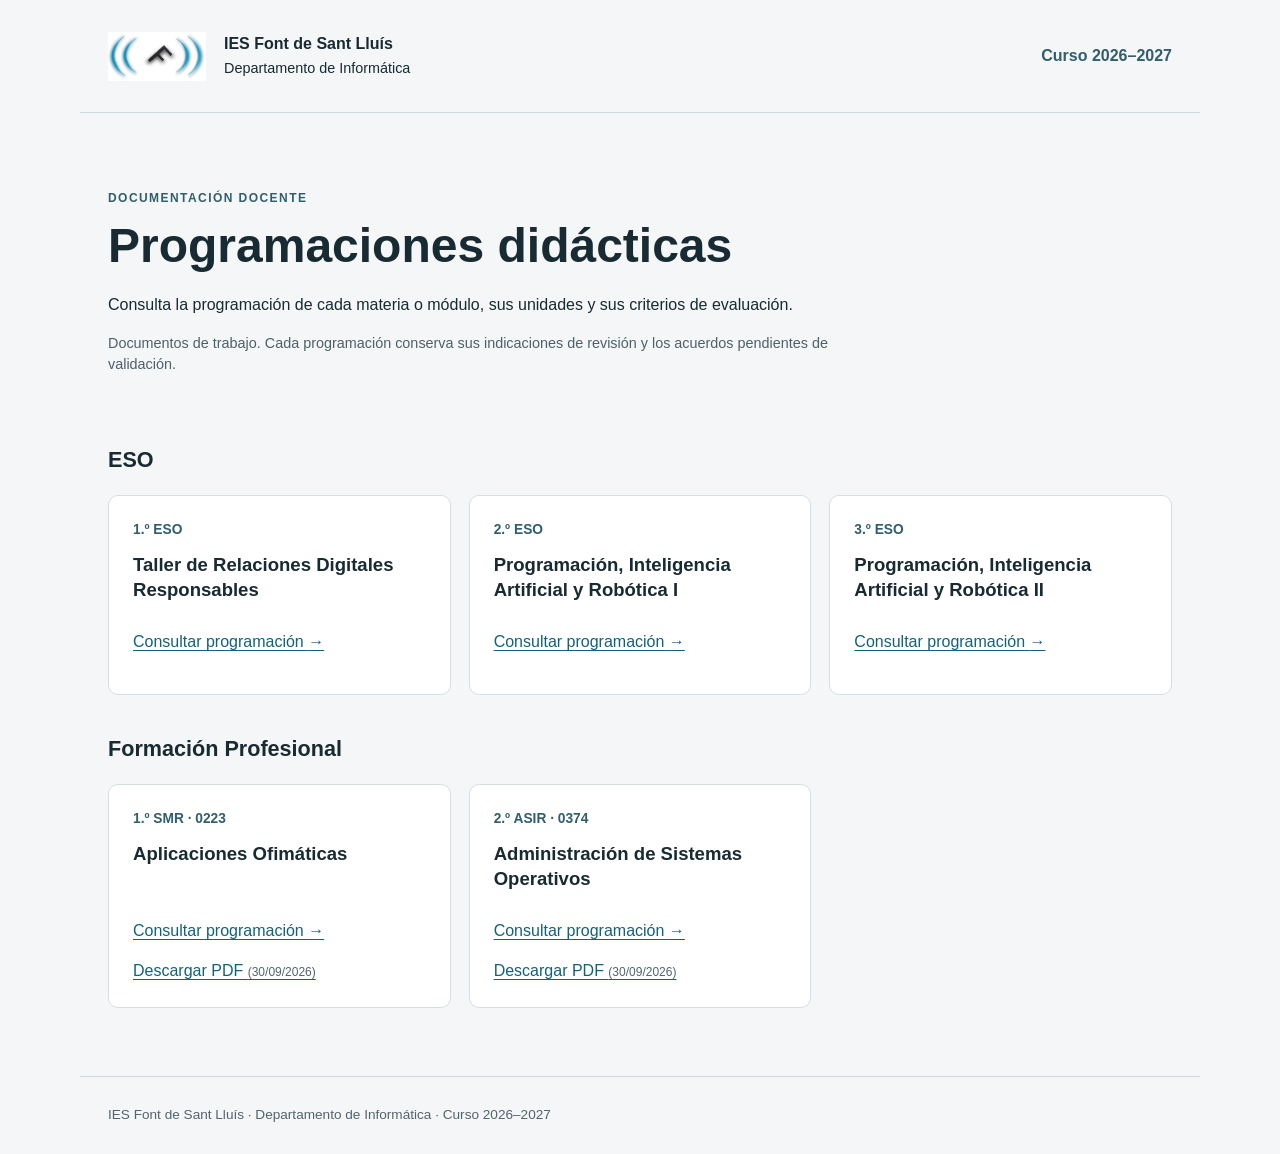
<file: docs/index.html>
<!doctype html>
<html lang="es"><head><meta charset="utf-8"><meta name="viewport" content="width=device-width,initial-scale=1"><title>Programaciones 2026–2027 · IES Font de Sant Lluís</title><meta name="description" content="Programaciones didácticas del Departamento de Informática: ESO y Formación Profesional."><link rel="stylesheet" href="assets/styles/site.css"></head>
<body><a class="skip" href="#contenido">Saltar al contenido</a><header><div class="brand"><img src="assets/images/logo-ies-font.jpeg" width="98" height="49" alt=""><div>IES Font de Sant Lluís<br><span>Departamento de Informática</span></div></div><p class="year">Curso 2026–2027</p></header><main id="contenido"><div class="intro"><p class="eyebrow">Documentación docente</p><h1>Programaciones didácticas</h1><p>Consulta la programación de cada materia o módulo, sus unidades y sus criterios de evaluación.</p><p class="notice">Documentos de trabajo. Cada programación conserva sus indicaciones de revisión y los acuerdos pendientes de validación.</p></div><section aria-label="ESO"><h2>ESO</h2><div class="grid"><article class="card" data-stage="ESO"><p class="level">1.º ESO</p><h3><a href="trdr-1eso/index.html">Taller de Relaciones Digitales Responsables</a></h3><p class="card-action"><a href="trdr-1eso/index.html">Consultar programación <span aria-hidden="true">→</span></a></p></article>
<article class="card" data-stage="ESO"><p class="level">2.º ESO</p><h3><a href="piar-i/index.html">Programación, Inteligencia Artificial y Robótica I</a></h3><p class="card-action"><a href="piar-i/index.html">Consultar programación <span aria-hidden="true">→</span></a></p></article>
<article class="card" data-stage="ESO"><p class="level">3.º ESO</p><h3><a href="piar-ii/index.html">Programación, Inteligencia Artificial y Robótica II</a></h3><p class="card-action"><a href="piar-ii/index.html">Consultar programación <span aria-hidden="true">→</span></a></p></article></div></section>
<section aria-label="Formación Profesional"><h2>Formación Profesional</h2><div class="grid"><article class="card" data-stage="Formación Profesional"><p class="level">1.º SMR · 0223</p><h3><a href="ao/index.html">Aplicaciones Ofimáticas</a></h3><p class="card-action"><a href="ao/index.html">Consultar programación <span aria-hidden="true">→</span></a></p><a href="descargas/ao.pdf">Descargar PDF <small>(30/09/2026)</small></a></article>
<article class="card" data-stage="Formación Profesional"><p class="level">2.º ASIR · 0374</p><h3><a href="aso/index.html">Administración de Sistemas Operativos</a></h3><p class="card-action"><a href="aso/index.html">Consultar programación <span aria-hidden="true">→</span></a></p><a href="descargas/aso.pdf">Descargar PDF <small>(30/09/2026)</small></a></article></div></section></main><footer>IES Font de Sant Lluís · Departamento de Informática · Curso 2026–2027</footer></body></html>
</file>
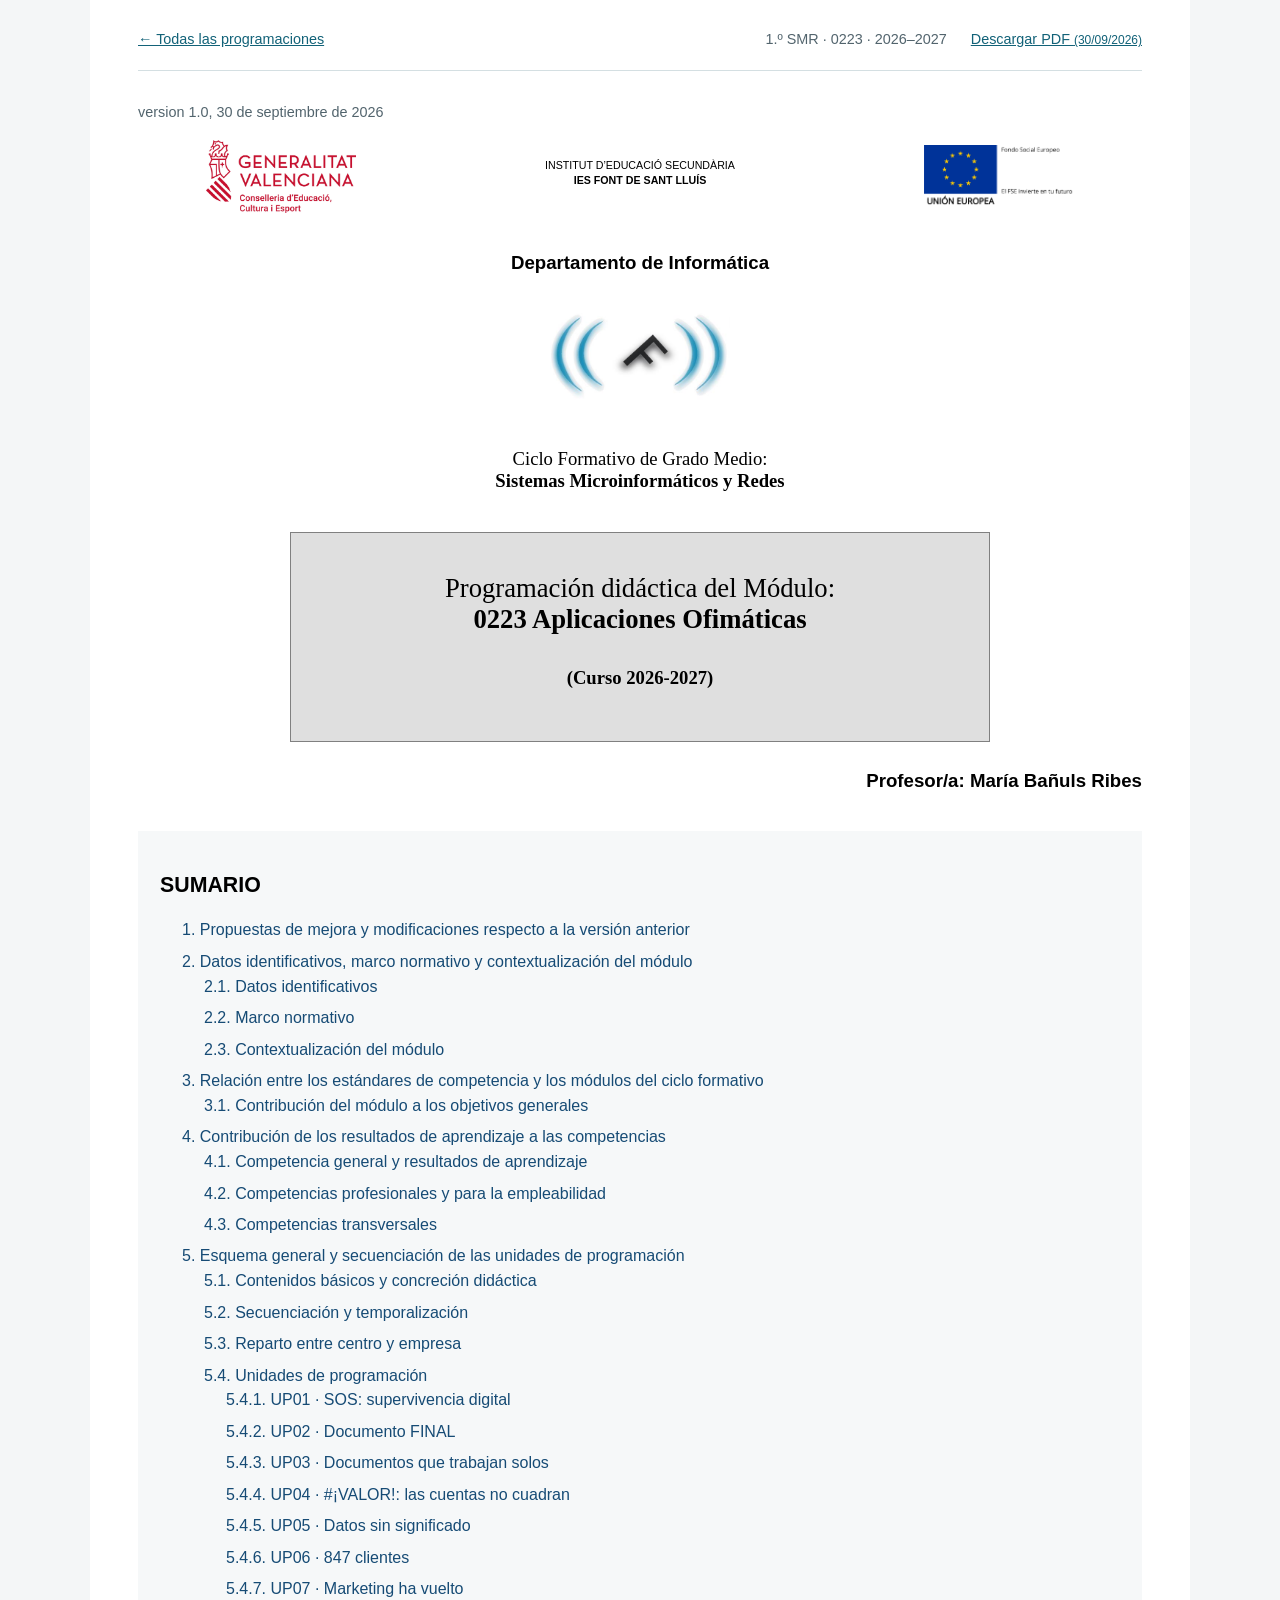
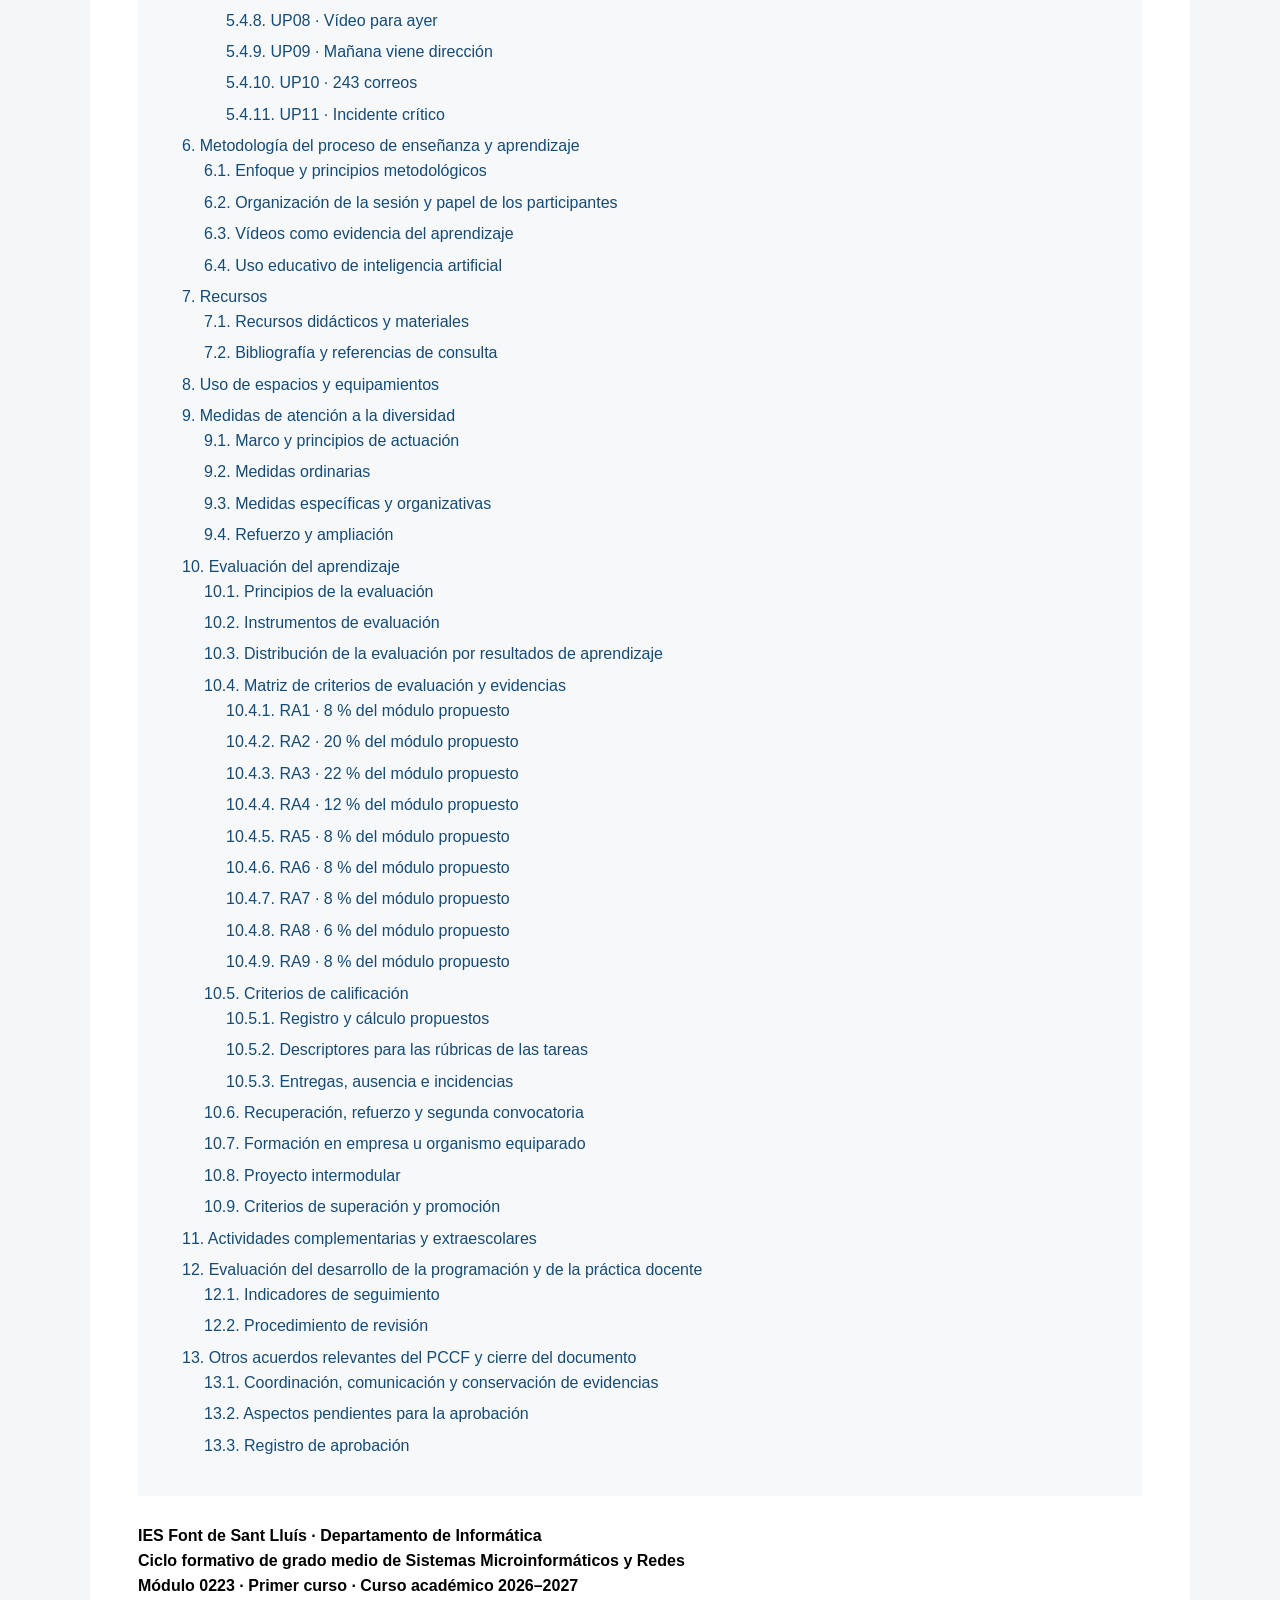
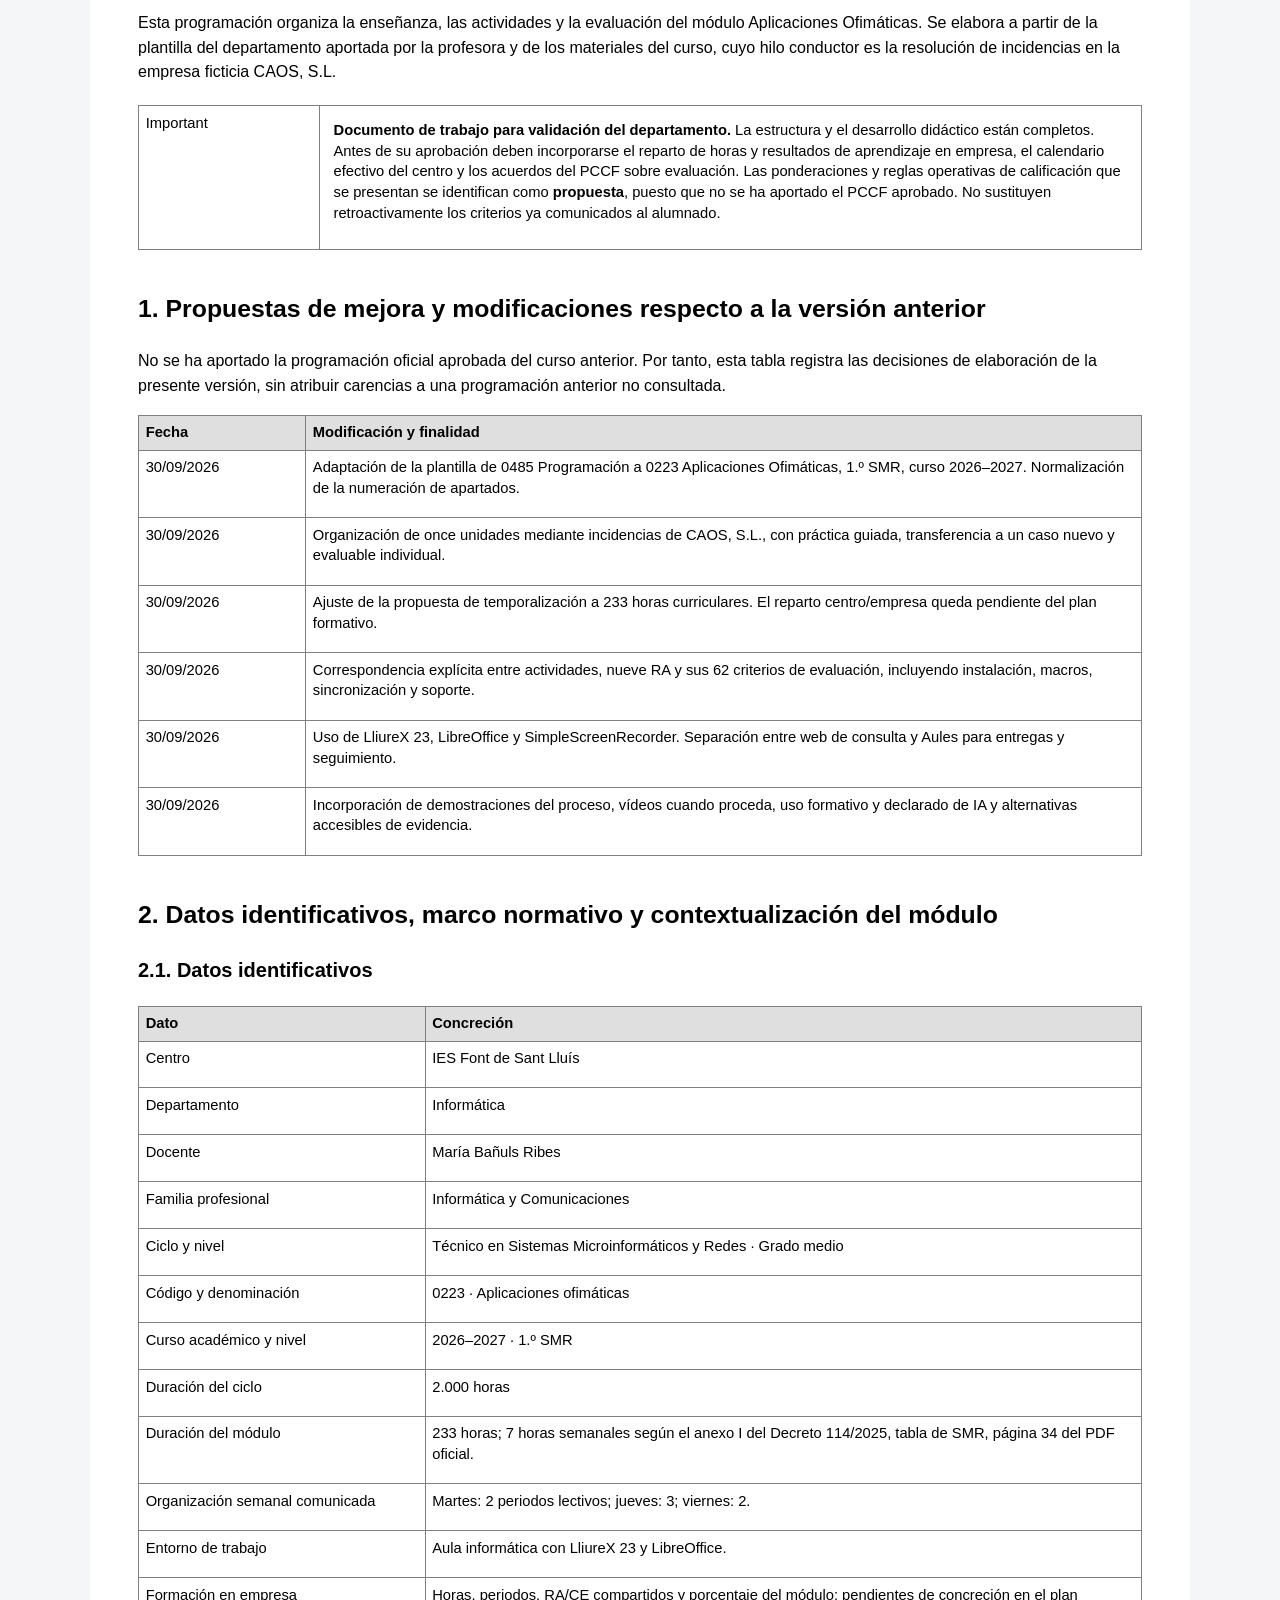
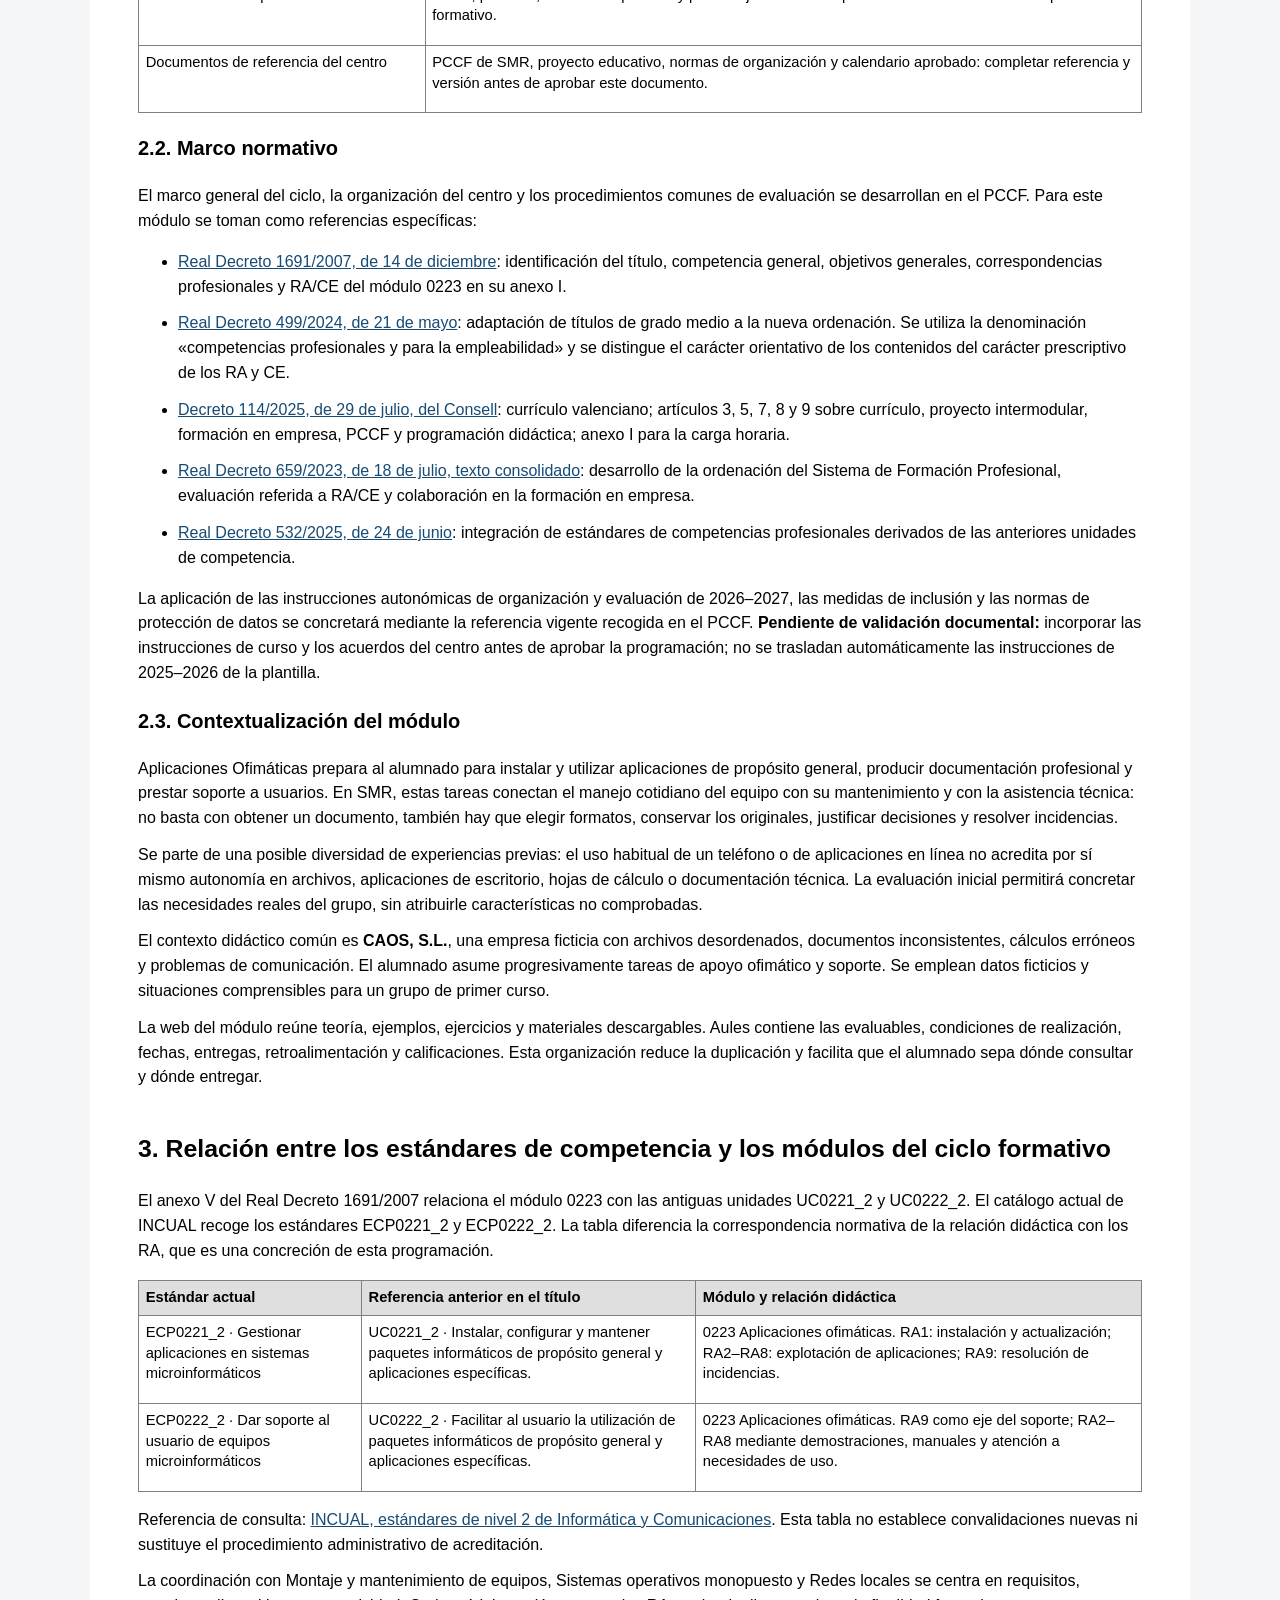
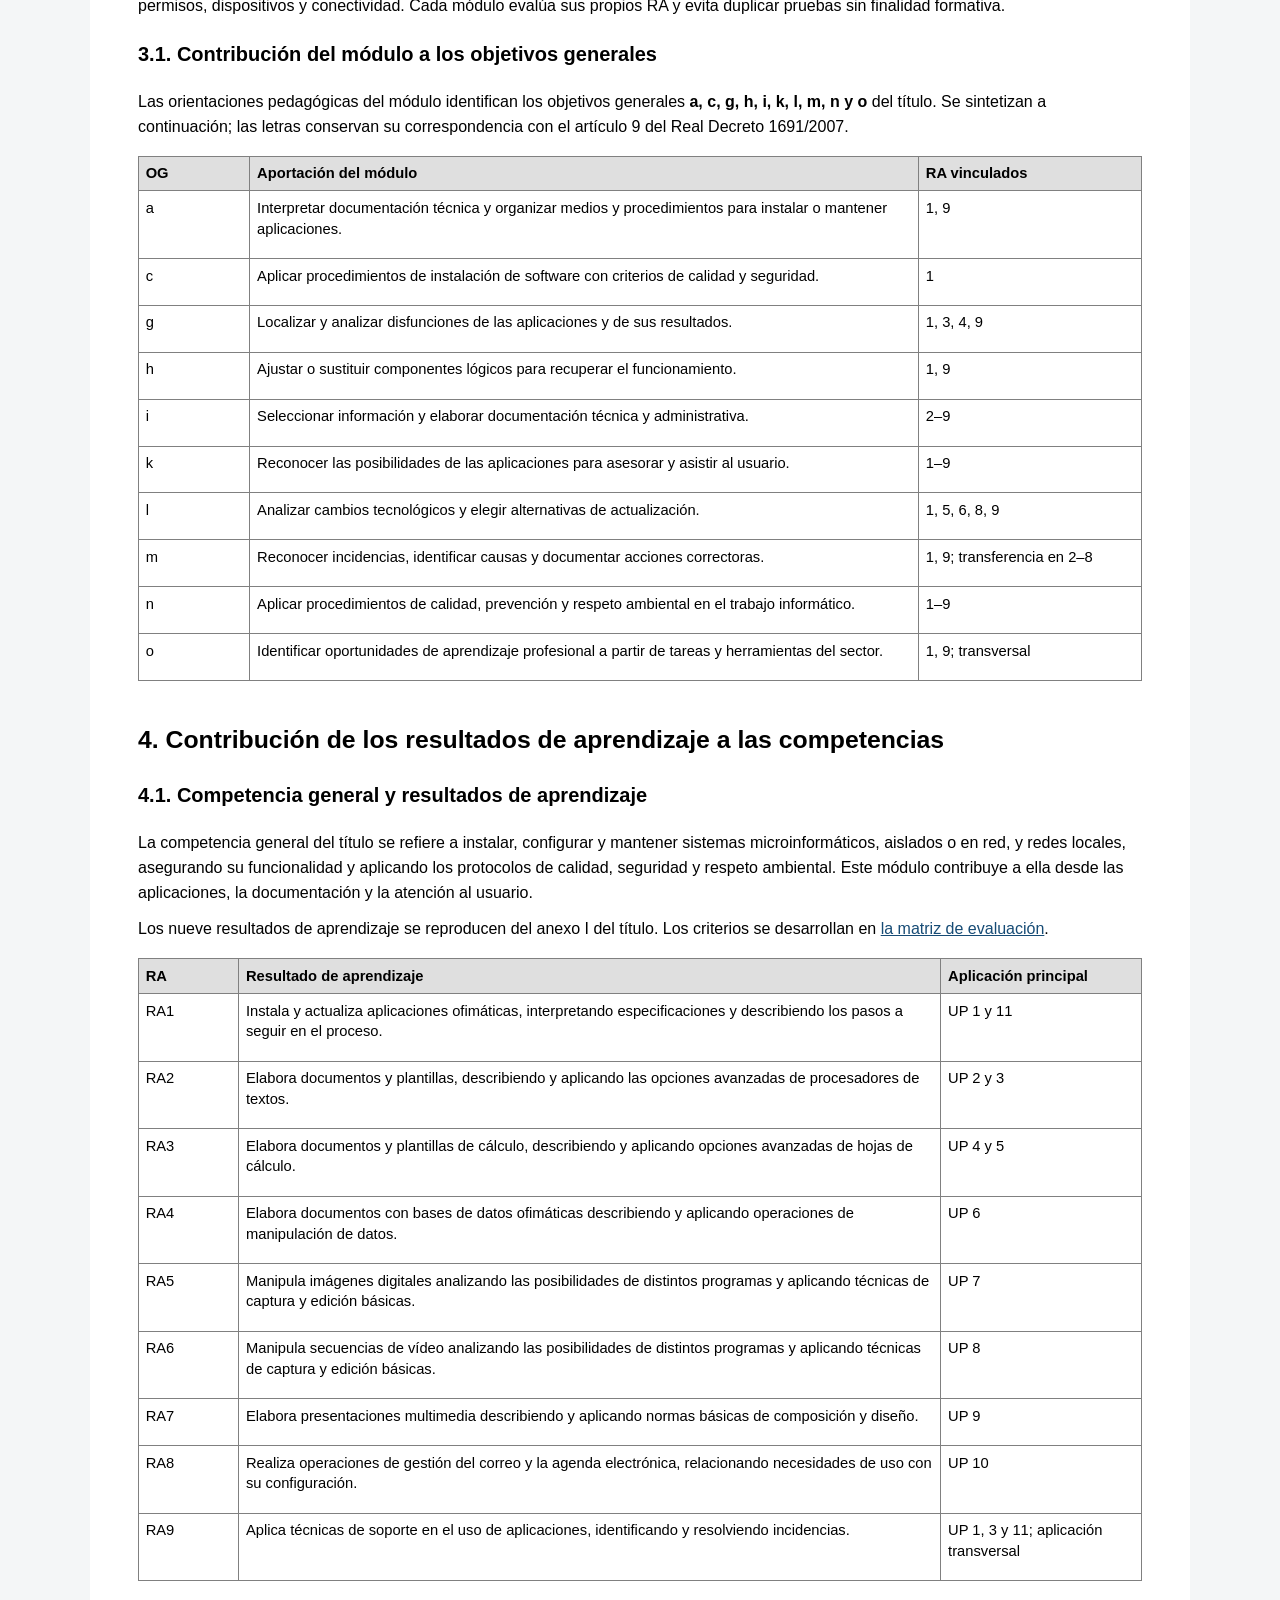
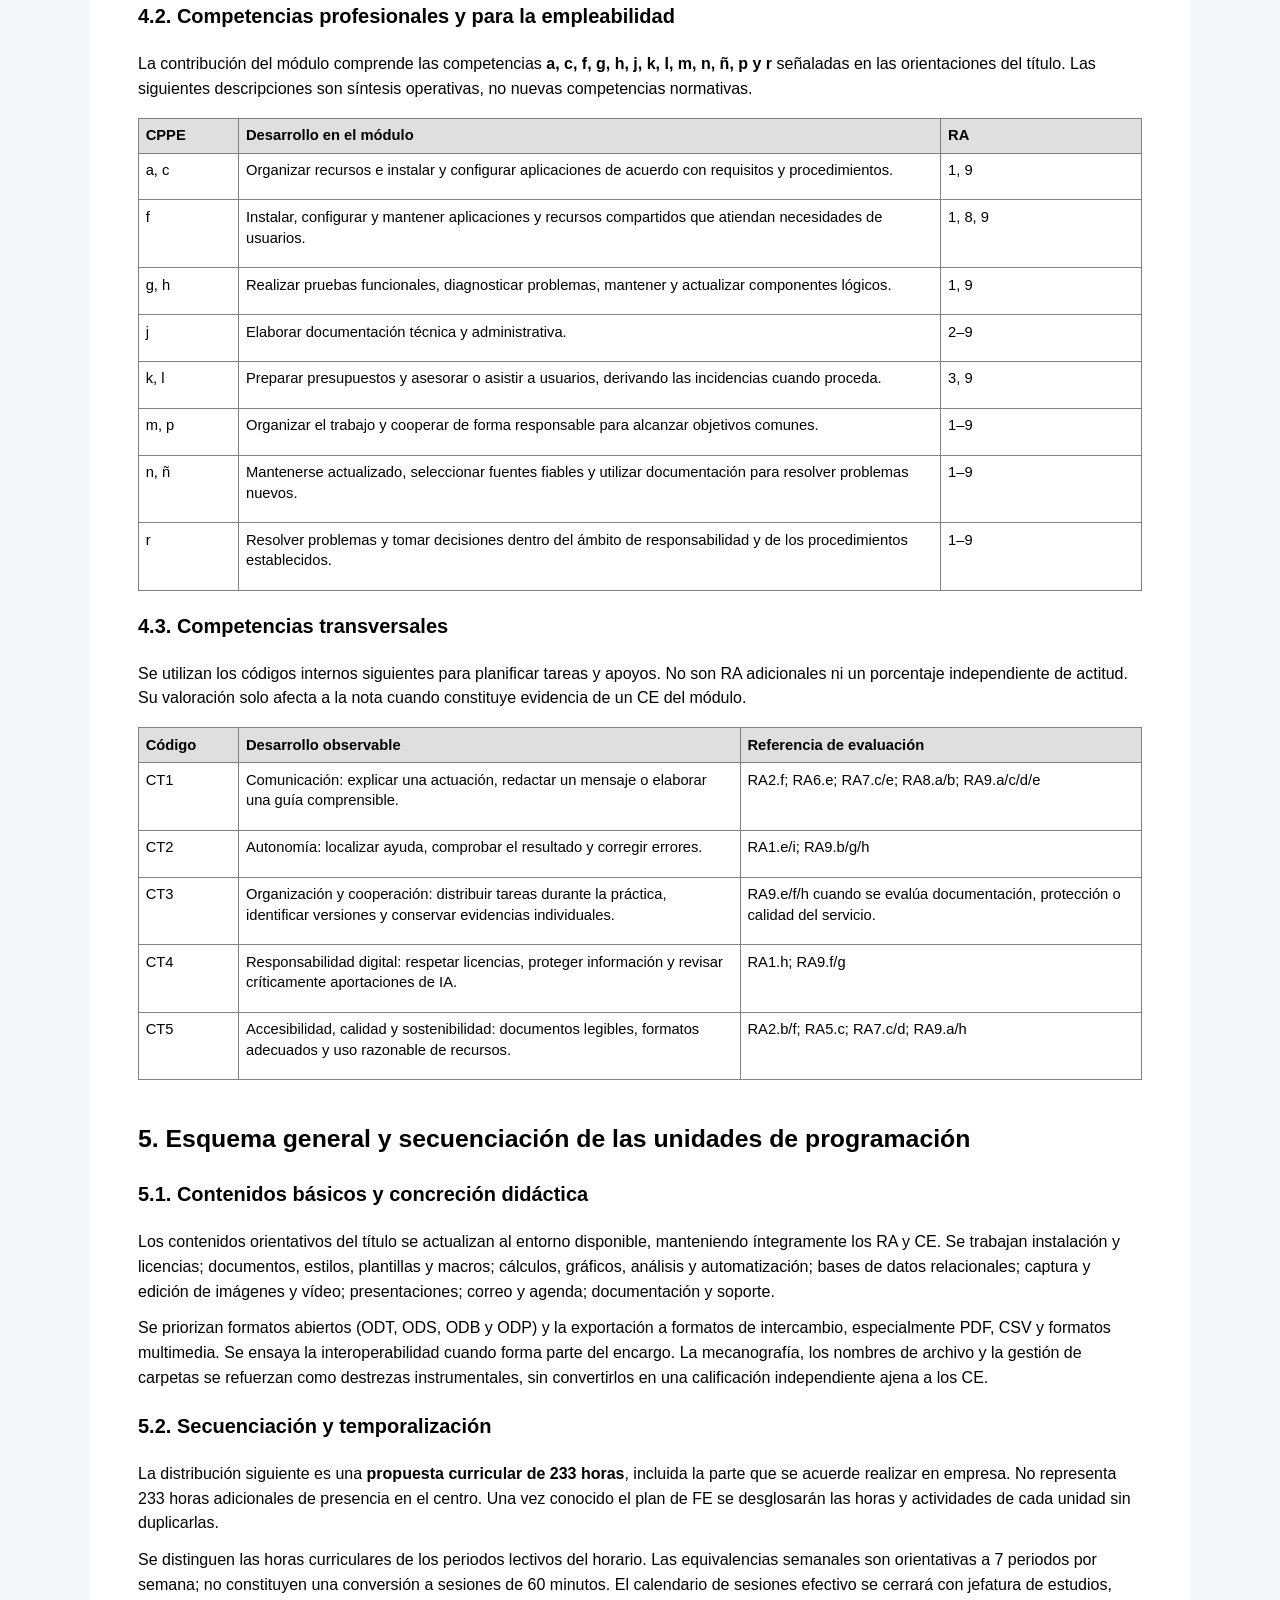
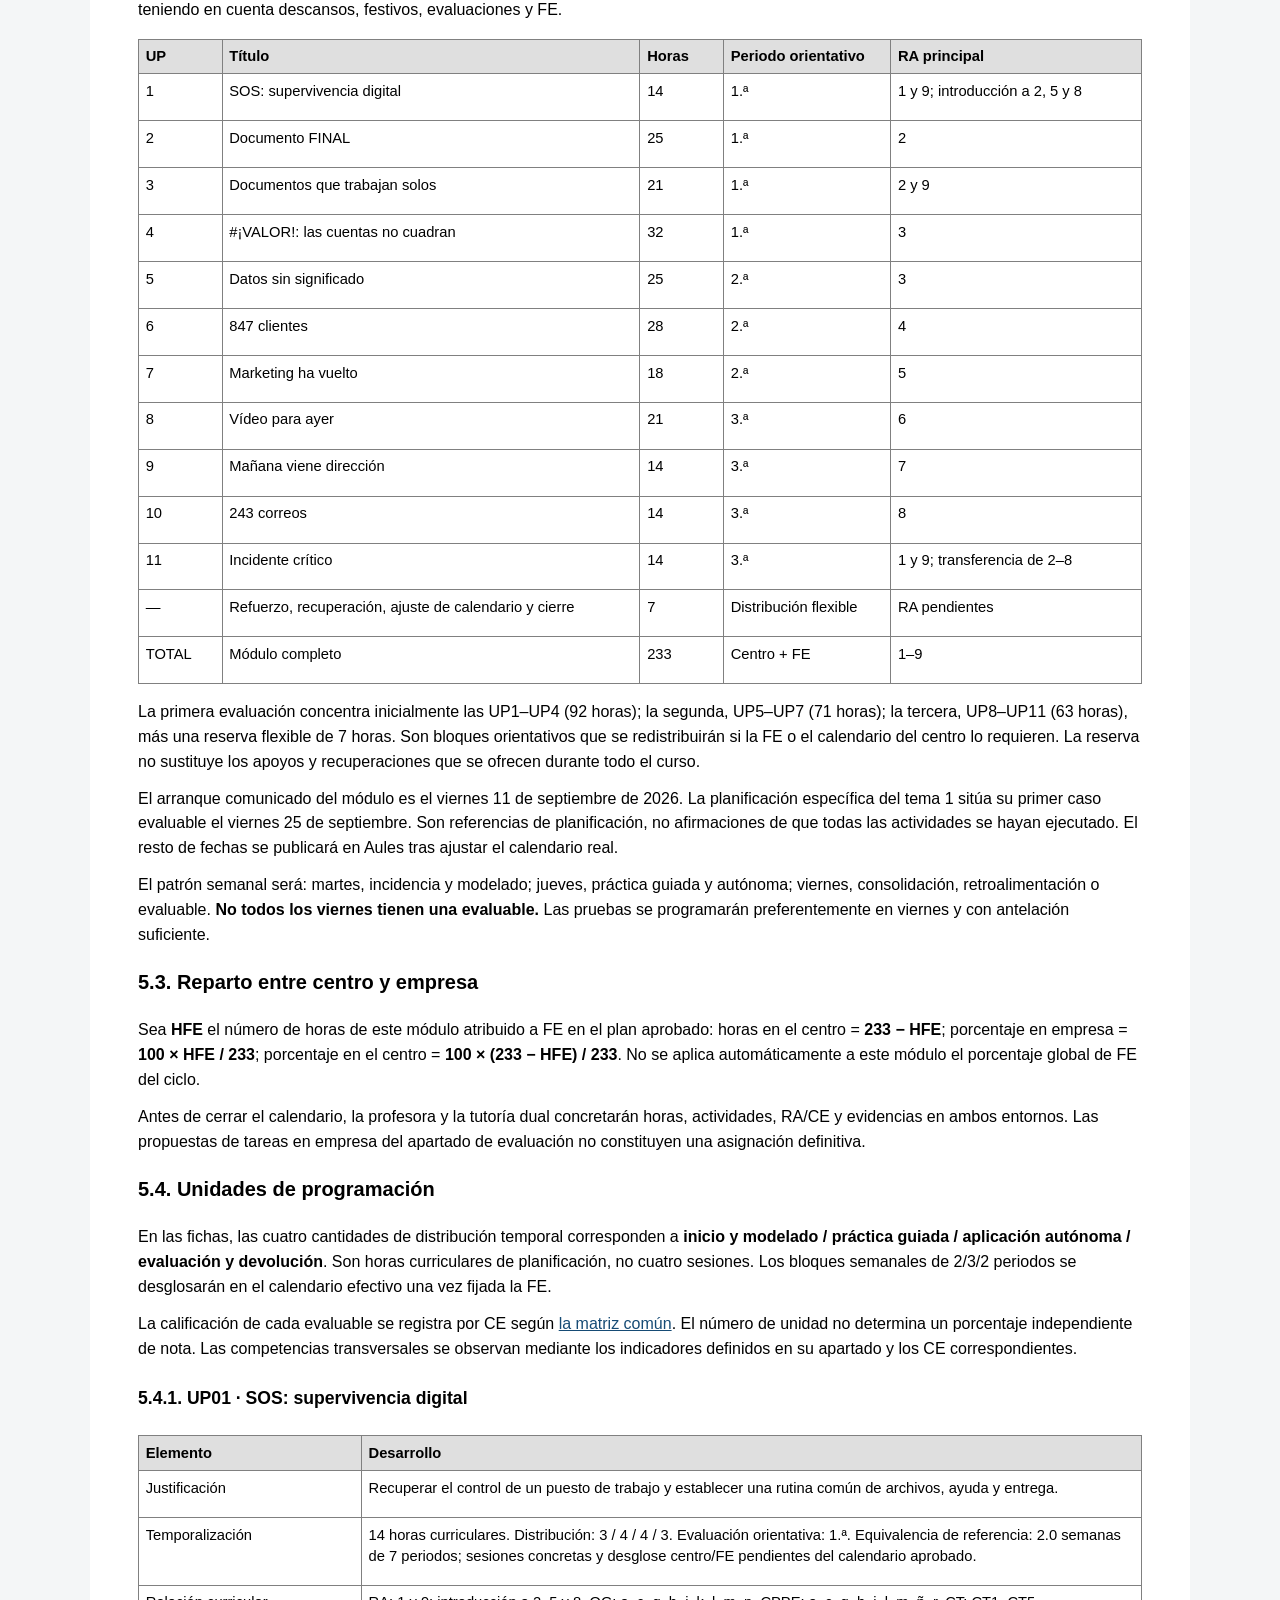
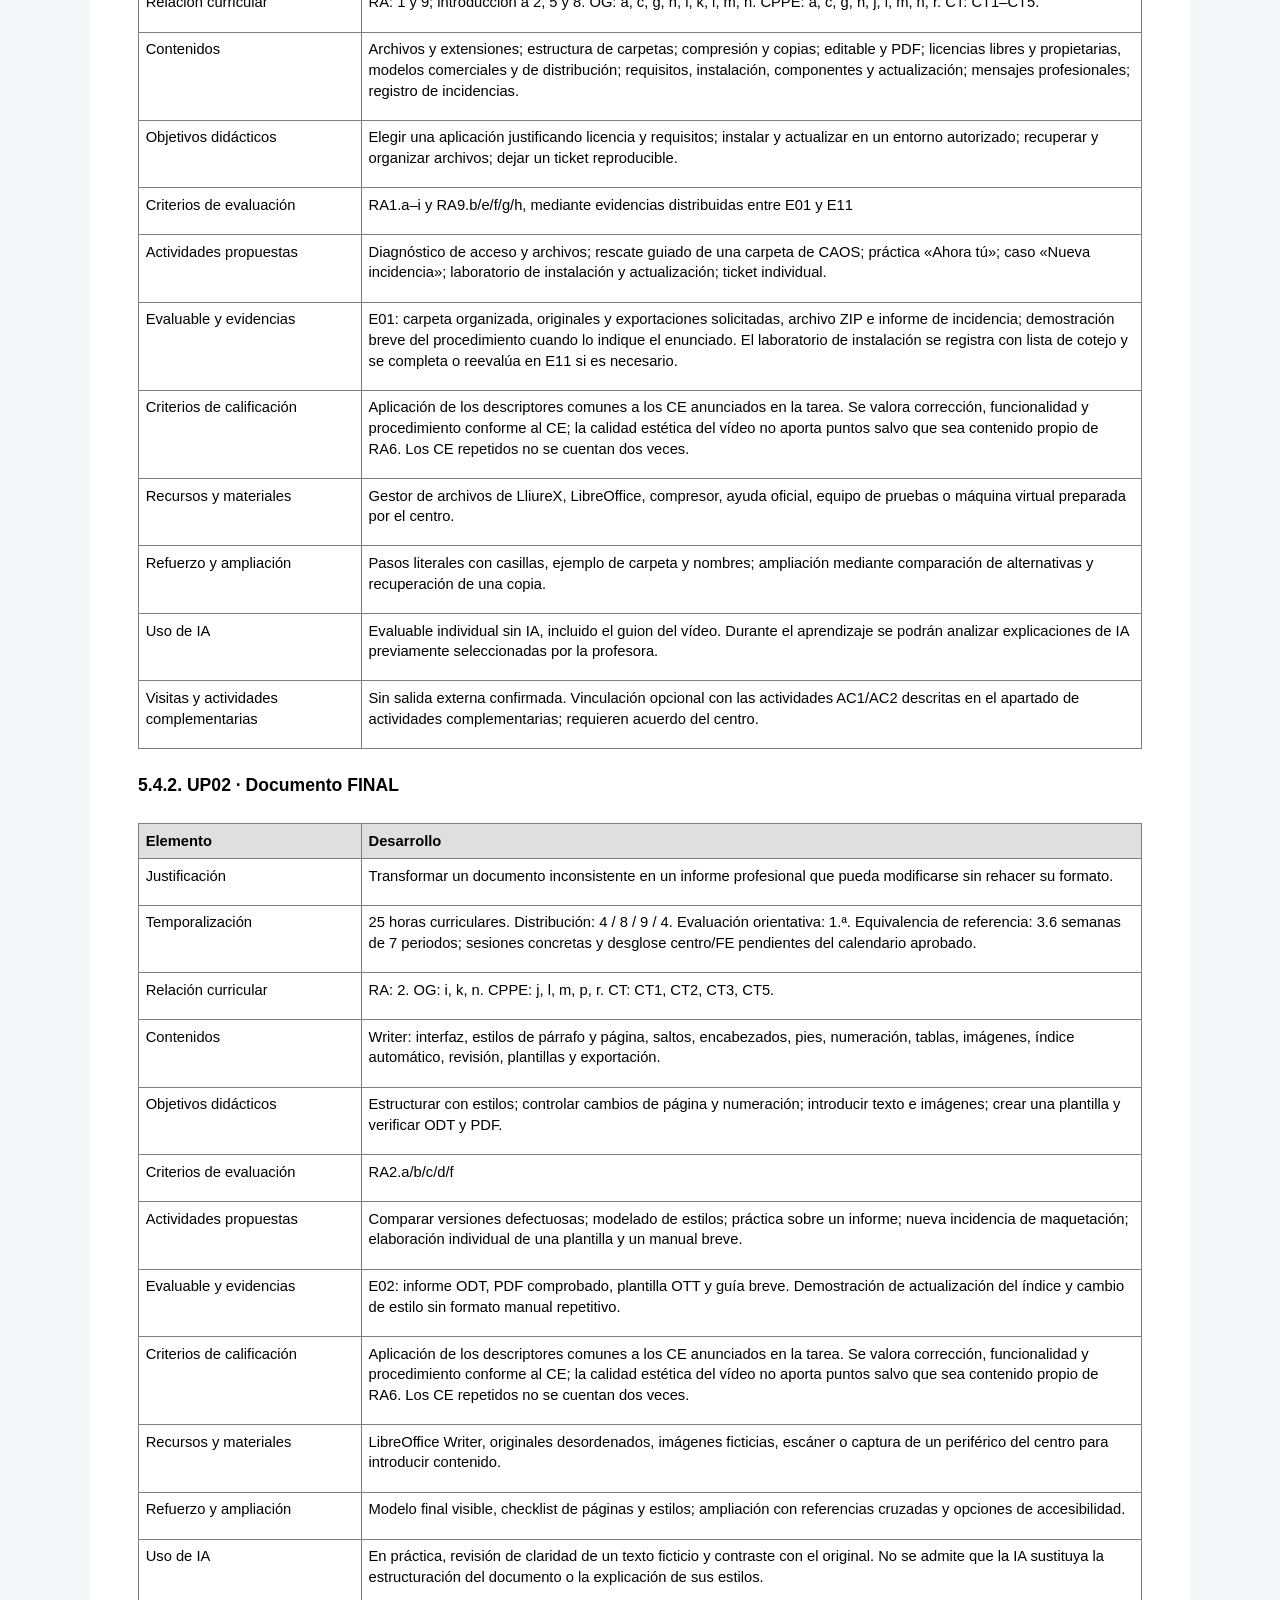
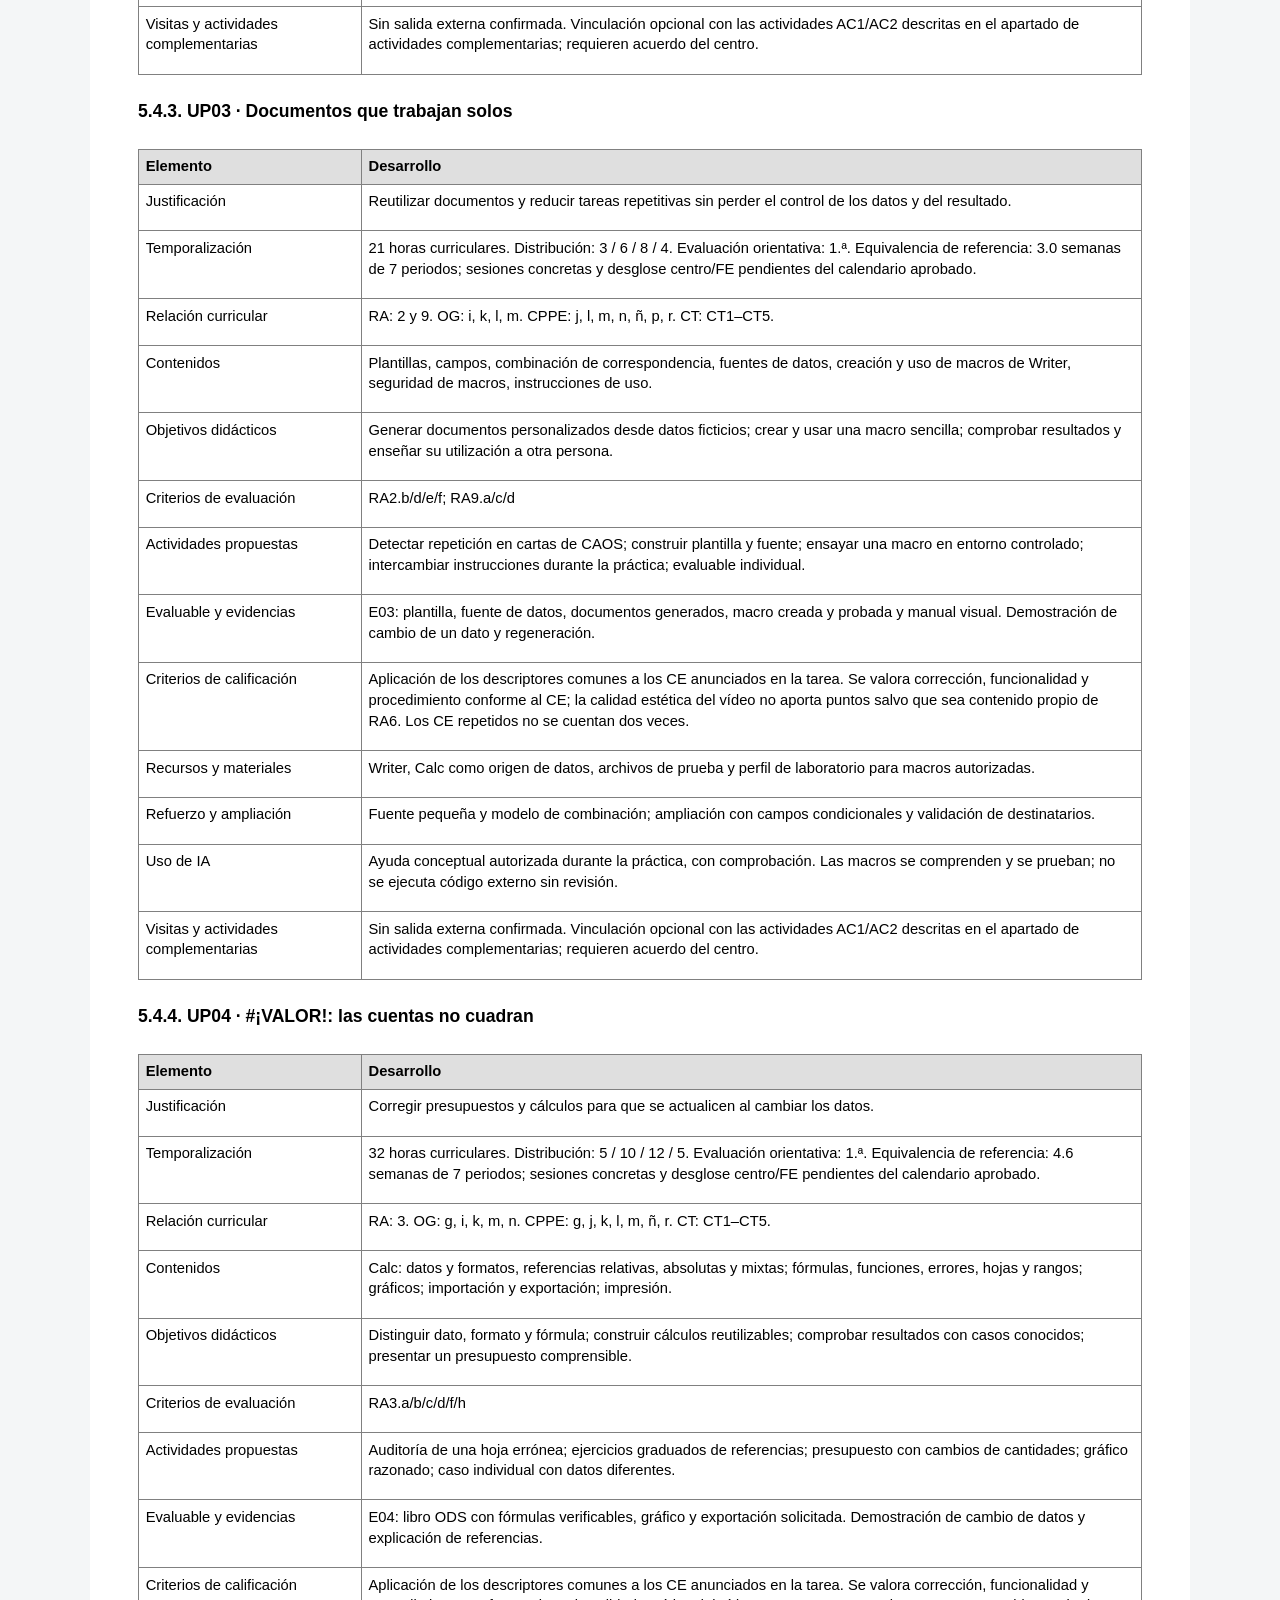
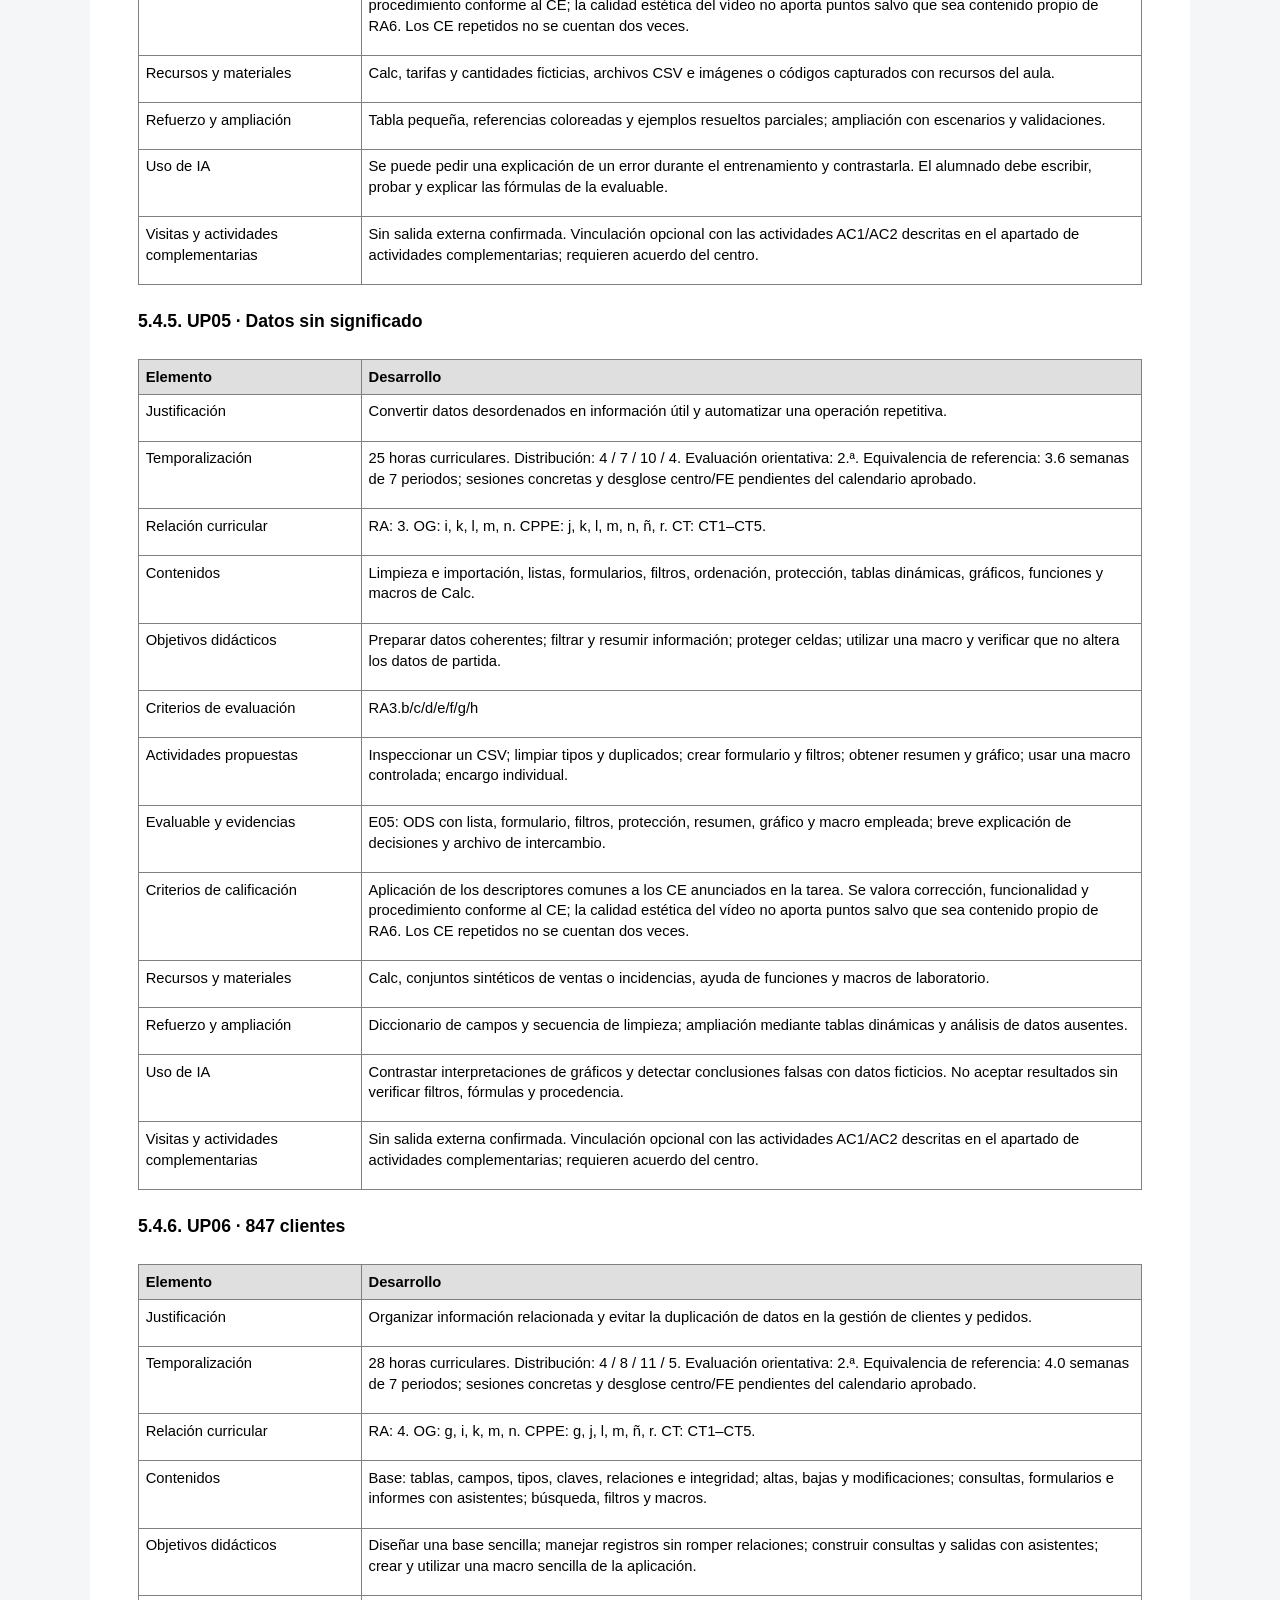
<file: docs/ao/index.html>
<!DOCTYPE html>
<html lang="es">
<head>
<meta charset="UTF-8">
<meta http-equiv="X-UA-Compatible" content="IE=edge">
<meta name="viewport" content="width=device-width, initial-scale=1.0">
<meta name="generator" content="Asciidoctor 2.0.26">
<title>Programación didáctica de Aplicaciones Ofimáticas</title>
<link rel="stylesheet" href="../assets/styles/document.css">
</head>
<body class="article">
<nav class="site-nav" aria-label="Navegación"><a href="../index.html">← Todas las programaciones</a><span>1.º SMR · 0223 · 2026–2027</span><a href="../descargas/ao.pdf">Descargar PDF <small>(30/09/2026)</small></a></nav>
<div id="header">
<div class="details">
<span id="revnumber">version 1.0,</span>
<span id="revdate">30 de septiembre de 2026</span>
</div>
</div>
<div id="content">
<div id="preamble">
<div class="sectionbody">
<div class="openblock portada">
<div class="content">
<table class="tableblock frame-none grid-none stretch logos">
<colgroup>
<col style="width: 28.5714%;">
<col style="width: 42.8571%;">
<col style="width: 28.5715%;">
</colgroup>
<tbody>
<tr>
<td class="tableblock halign-left valign-top"><div class="content"><div class="imageblock">
<div class="content">
<img src="../assets/images/logo-gva.png" alt="Generalitat Valenciana" width="150">
</div>
</div></div></td>
<td class="tableblock halign-center valign-top"><div class="content"><div class="paragraph">
<p>INSTITUT D’EDUCACIÓ SECUNDÀRIA<br>
<strong>IES FONT DE SANT LLUÍS</strong></p>
</div></div></td>
<td class="tableblock halign-left valign-top"><div class="content"><div class="imageblock">
<div class="content">
<img src="../assets/images/logo-ue.png" alt="Unión Europea" width="150">
</div>
</div></div></td>
</tr>
</tbody>
</table>
<div class="paragraph departamento text-center">
<p><strong>Departamento de Informática</strong></p>
</div>
<div class="imageblock text-center">
<div class="content">
<img src="../assets/images/logo-ies-font.jpeg" alt="IES Font" width="180">
</div>
</div>
<div class="paragraph ciclo text-center">
<p>Ciclo Formativo de Grado Medio:<br>
<strong>Sistemas Microinformáticos y Redes</strong></p>
</div>
<table class="tableblock frame-all grid-none stretch modulo">
<colgroup>
<col style="width: 100%;">
</colgroup>
<tbody>
<tr>
<td class="tableblock halign-center valign-top" style="background-color: #DFDFDF;"><div class="content"><div class="paragraph titulo-modulo">
<p>Programación didáctica del Módulo:<br>
<strong>0223 Aplicaciones Ofimáticas</strong></p>
</div>
<div class="paragraph curso">
<p><strong>(Curso 2026-2027)</strong></p>
</div></div></td>
</tr>
</tbody>
</table>
<div class="paragraph profesor text-right">
<p><strong>Profesor/a: María Bañuls Ribes</strong></p>
</div>
</div>
</div>
<div style="page-break-after: always;"></div>
<div id="toc" class="toc">
<div id="toctitle" class="title">SUMARIO</div>
<ul class="sectlevel1">
<li><a href="#_propuestas_de_mejora_y_modificaciones_respecto_a_la_versión_anterior">1. Propuestas de mejora y modificaciones respecto a la versión anterior</a></li>
<li><a href="#_datos_identificativos_marco_normativo_y_contextualización_del_módulo">2. Datos identificativos, marco normativo y contextualización del módulo</a>
<ul class="sectlevel2">
<li><a href="#_datos_identificativos">2.1. Datos identificativos</a></li>
<li><a href="#_marco_normativo">2.2. Marco normativo</a></li>
<li><a href="#_contextualización_del_módulo">2.3. Contextualización del módulo</a></li>
</ul>
</li>
<li><a href="#_relación_entre_los_estándares_de_competencia_y_los_módulos_del_ciclo_formativo">3. Relación entre los estándares de competencia y los módulos del ciclo formativo</a>
<ul class="sectlevel2">
<li><a href="#_contribución_del_módulo_a_los_objetivos_generales">3.1. Contribución del módulo a los objetivos generales</a></li>
</ul>
</li>
<li><a href="#_contribución_de_los_resultados_de_aprendizaje_a_las_competencias">4. Contribución de los resultados de aprendizaje a las competencias</a>
<ul class="sectlevel2">
<li><a href="#_competencia_general_y_resultados_de_aprendizaje">4.1. Competencia general y resultados de aprendizaje</a></li>
<li><a href="#_competencias_profesionales_y_para_la_empleabilidad">4.2. Competencias profesionales y para la empleabilidad</a></li>
<li><a href="#_competencias_transversales">4.3. Competencias transversales</a></li>
</ul>
</li>
<li><a href="#_esquema_general_y_secuenciación_de_las_unidades_de_programación">5. Esquema general y secuenciación de las unidades de programación</a>
<ul class="sectlevel2">
<li><a href="#_contenidos_básicos_y_concreción_didáctica">5.1. Contenidos básicos y concreción didáctica</a></li>
<li><a href="#_secuenciación_y_temporalización">5.2. Secuenciación y temporalización</a></li>
<li><a href="#_reparto_entre_centro_y_empresa">5.3. Reparto entre centro y empresa</a></li>
<li><a href="#_unidades_de_programación">5.4. Unidades de programación</a>
<ul class="sectlevel3">
<li><a href="#_up01_sos_supervivencia_digital">5.4.1. UP01 · SOS: supervivencia digital</a></li>
<li><a href="#_up02_documento_final">5.4.2. UP02 · Documento FINAL</a></li>
<li><a href="#_up03_documentos_que_trabajan_solos">5.4.3. UP03 · Documentos que trabajan solos</a></li>
<li><a href="#_up04_valor_las_cuentas_no_cuadran">5.4.4. UP04 · #¡VALOR!: las cuentas no cuadran</a></li>
<li><a href="#_up05_datos_sin_significado">5.4.5. UP05 · Datos sin significado</a></li>
<li><a href="#_up06_847_clientes">5.4.6. UP06 · 847 clientes</a></li>
<li><a href="#_up07_marketing_ha_vuelto">5.4.7. UP07 · Marketing ha vuelto</a></li>
<li><a href="#_up08_vídeo_para_ayer">5.4.8. UP08 · Vídeo para ayer</a></li>
<li><a href="#_up09_mañana_viene_dirección">5.4.9. UP09 · Mañana viene dirección</a></li>
<li><a href="#_up10_243_correos">5.4.10. UP10 · 243 correos</a></li>
<li><a href="#_up11_incidente_crítico">5.4.11. UP11 · Incidente crítico</a></li>
</ul>
</li>
</ul>
</li>
<li><a href="#_metodología_del_proceso_de_enseñanza_y_aprendizaje">6. Metodología del proceso de enseñanza y aprendizaje</a>
<ul class="sectlevel2">
<li><a href="#_enfoque_y_principios_metodológicos">6.1. Enfoque y principios metodológicos</a></li>
<li><a href="#_organización_de_la_sesión_y_papel_de_los_participantes">6.2. Organización de la sesión y papel de los participantes</a></li>
<li><a href="#_vídeos_como_evidencia_del_aprendizaje">6.3. Vídeos como evidencia del aprendizaje</a></li>
<li><a href="#_uso_educativo_de_inteligencia_artificial">6.4. Uso educativo de inteligencia artificial</a></li>
</ul>
</li>
<li><a href="#_recursos">7. Recursos</a>
<ul class="sectlevel2">
<li><a href="#_recursos_didácticos_y_materiales">7.1. Recursos didácticos y materiales</a></li>
<li><a href="#_bibliografía_y_referencias_de_consulta">7.2. Bibliografía y referencias de consulta</a></li>
</ul>
</li>
<li><a href="#_uso_de_espacios_y_equipamientos">8. Uso de espacios y equipamientos</a></li>
<li><a href="#_medidas_de_atención_a_la_diversidad">9. Medidas de atención a la diversidad</a>
<ul class="sectlevel2">
<li><a href="#_marco_y_principios_de_actuación">9.1. Marco y principios de actuación</a></li>
<li><a href="#_medidas_ordinarias">9.2. Medidas ordinarias</a></li>
<li><a href="#_medidas_específicas_y_organizativas">9.3. Medidas específicas y organizativas</a></li>
<li><a href="#_refuerzo_y_ampliación">9.4. Refuerzo y ampliación</a></li>
</ul>
</li>
<li><a href="#_evaluación_del_aprendizaje">10. Evaluación del aprendizaje</a>
<ul class="sectlevel2">
<li><a href="#_principios_de_la_evaluación">10.1. Principios de la evaluación</a></li>
<li><a href="#_instrumentos_de_evaluación">10.2. Instrumentos de evaluación</a></li>
<li><a href="#_distribución_de_la_evaluación_por_resultados_de_aprendizaje">10.3. Distribución de la evaluación por resultados de aprendizaje</a></li>
<li><a href="#matriz-ce">10.4. Matriz de criterios de evaluación y evidencias</a>
<ul class="sectlevel3">
<li><a href="#_ra1_8_del_módulo_propuesto">10.4.1. RA1 · 8 % del módulo propuesto</a></li>
<li><a href="#_ra2_20_del_módulo_propuesto">10.4.2. RA2 · 20 % del módulo propuesto</a></li>
<li><a href="#_ra3_22_del_módulo_propuesto">10.4.3. RA3 · 22 % del módulo propuesto</a></li>
<li><a href="#_ra4_12_del_módulo_propuesto">10.4.4. RA4 · 12 % del módulo propuesto</a></li>
<li><a href="#_ra5_8_del_módulo_propuesto">10.4.5. RA5 · 8 % del módulo propuesto</a></li>
<li><a href="#_ra6_8_del_módulo_propuesto">10.4.6. RA6 · 8 % del módulo propuesto</a></li>
<li><a href="#_ra7_8_del_módulo_propuesto">10.4.7. RA7 · 8 % del módulo propuesto</a></li>
<li><a href="#_ra8_6_del_módulo_propuesto">10.4.8. RA8 · 6 % del módulo propuesto</a></li>
<li><a href="#_ra9_8_del_módulo_propuesto">10.4.9. RA9 · 8 % del módulo propuesto</a></li>
</ul>
</li>
<li><a href="#_criterios_de_calificación">10.5. Criterios de calificación</a>
<ul class="sectlevel3">
<li><a href="#_registro_y_cálculo_propuestos">10.5.1. Registro y cálculo propuestos</a></li>
<li><a href="#_descriptores_para_las_rúbricas_de_las_tareas">10.5.2. Descriptores para las rúbricas de las tareas</a></li>
<li><a href="#_entregas_ausencia_e_incidencias">10.5.3. Entregas, ausencia e incidencias</a></li>
</ul>
</li>
<li><a href="#_recuperación_refuerzo_y_segunda_convocatoria">10.6. Recuperación, refuerzo y segunda convocatoria</a></li>
<li><a href="#_formación_en_empresa_u_organismo_equiparado">10.7. Formación en empresa u organismo equiparado</a></li>
<li><a href="#_proyecto_intermodular">10.8. Proyecto intermodular</a></li>
<li><a href="#_criterios_de_superación_y_promoción">10.9. Criterios de superación y promoción</a></li>
</ul>
</li>
<li><a href="#_actividades_complementarias_y_extraescolares">11. Actividades complementarias y extraescolares</a></li>
<li><a href="#_evaluación_del_desarrollo_de_la_programación_y_de_la_práctica_docente">12. Evaluación del desarrollo de la programación y de la práctica docente</a>
<ul class="sectlevel2">
<li><a href="#_indicadores_de_seguimiento">12.1. Indicadores de seguimiento</a></li>
<li><a href="#_procedimiento_de_revisión">12.2. Procedimiento de revisión</a></li>
</ul>
</li>
<li><a href="#_otros_acuerdos_relevantes_del_pccf_y_cierre_del_documento">13. Otros acuerdos relevantes del PCCF y cierre del documento</a>
<ul class="sectlevel2">
<li><a href="#_coordinación_comunicación_y_conservación_de_evidencias">13.1. Coordinación, comunicación y conservación de evidencias</a></li>
<li><a href="#_aspectos_pendientes_para_la_aprobación">13.2. Aspectos pendientes para la aprobación</a></li>
<li><a href="#_registro_de_aprobación">13.3. Registro de aprobación</a></li>
</ul>
</li>
</ul>
</div>
<div style="page-break-after: always;"></div>
<div class="paragraph">
<p><strong>IES Font de Sant Lluís · Departamento de Informática</strong><br>
<strong>Ciclo formativo de grado medio de Sistemas Microinformáticos y Redes</strong><br>
<strong>Módulo 0223 · Primer curso · Curso académico 2026–2027</strong></p>
</div>
<div class="paragraph">
<p>Esta programación organiza la enseñanza, las actividades y la evaluación del módulo Aplicaciones Ofimáticas. Se elabora a partir de la plantilla del departamento aportada por la profesora y de los materiales del curso, cuyo hilo conductor es la resolución de incidencias en la empresa ficticia CAOS, S.L.</p>
</div>
<div class="admonitionblock important">
<table>
<tr>
<td class="icon">
<div class="title">Important</div>
</td>
<td class="content">
<div class="paragraph">
<p><strong>Documento de trabajo para validación del departamento.</strong> La estructura y el desarrollo didáctico están completos. Antes de su aprobación deben incorporarse el reparto de horas y resultados de aprendizaje en empresa, el calendario efectivo del centro y los acuerdos del PCCF sobre evaluación. Las ponderaciones y reglas operativas de calificación que se presentan se identifican como <strong>propuesta</strong>, puesto que no se ha aportado el PCCF aprobado. No sustituyen retroactivamente los criterios ya comunicados al alumnado.</p>
</div>
</td>
</tr>
</table>
</div>
</div>
</div>
<div class="sect1">
<h2 id="_propuestas_de_mejora_y_modificaciones_respecto_a_la_versión_anterior"><a class="anchor" href="#_propuestas_de_mejora_y_modificaciones_respecto_a_la_versión_anterior"></a>1. Propuestas de mejora y modificaciones respecto a la versión anterior</h2>
<div class="sectionbody">
<div class="paragraph">
<p>No se ha aportado la programación oficial aprobada del curso anterior. Por tanto, esta tabla registra las decisiones de elaboración de la presente versión, sin atribuir carencias a una programación anterior no consultada.</p>
</div>
<table class="tableblock frame-all grid-all stretch">
<colgroup>
<col style="width: 16.6666%;">
<col style="width: 83.3334%;">
</colgroup>
<thead>
<tr>
<th class="tableblock halign-left valign-top">Fecha</th>
<th class="tableblock halign-left valign-top">Modificación y finalidad</th>
</tr>
</thead>
<tbody>
<tr>
<td class="tableblock halign-left valign-top"><p class="tableblock">30/09/2026</p></td>
<td class="tableblock halign-left valign-top"><p class="tableblock">Adaptación de la plantilla de 0485 Programación a 0223 Aplicaciones Ofimáticas, 1.º SMR, curso 2026–2027. Normalización de la numeración de apartados.</p></td>
</tr>
<tr>
<td class="tableblock halign-left valign-top"><p class="tableblock">30/09/2026</p></td>
<td class="tableblock halign-left valign-top"><p class="tableblock">Organización de once unidades mediante incidencias de CAOS, S.L., con práctica guiada, transferencia a un caso nuevo y evaluable individual.</p></td>
</tr>
<tr>
<td class="tableblock halign-left valign-top"><p class="tableblock">30/09/2026</p></td>
<td class="tableblock halign-left valign-top"><p class="tableblock">Ajuste de la propuesta de temporalización a 233 horas curriculares. El reparto centro/empresa queda pendiente del plan formativo.</p></td>
</tr>
<tr>
<td class="tableblock halign-left valign-top"><p class="tableblock">30/09/2026</p></td>
<td class="tableblock halign-left valign-top"><p class="tableblock">Correspondencia explícita entre actividades, nueve RA y sus 62 criterios de evaluación, incluyendo instalación, macros, sincronización y soporte.</p></td>
</tr>
<tr>
<td class="tableblock halign-left valign-top"><p class="tableblock">30/09/2026</p></td>
<td class="tableblock halign-left valign-top"><p class="tableblock">Uso de LliureX 23, LibreOffice y SimpleScreenRecorder. Separación entre web de consulta y Aules para entregas y seguimiento.</p></td>
</tr>
<tr>
<td class="tableblock halign-left valign-top"><p class="tableblock">30/09/2026</p></td>
<td class="tableblock halign-left valign-top"><p class="tableblock">Incorporación de demostraciones del proceso, vídeos cuando proceda, uso formativo y declarado de IA y alternativas accesibles de evidencia.</p></td>
</tr>
</tbody>
</table>
</div>
</div>
<div class="sect1">
<h2 id="_datos_identificativos_marco_normativo_y_contextualización_del_módulo"><a class="anchor" href="#_datos_identificativos_marco_normativo_y_contextualización_del_módulo"></a>2. Datos identificativos, marco normativo y contextualización del módulo</h2>
<div class="sectionbody">
<div class="sect2">
<h3 id="_datos_identificativos"><a class="anchor" href="#_datos_identificativos"></a>2.1. Datos identificativos</h3>
<table class="tableblock frame-all grid-all stretch">
<colgroup>
<col style="width: 28.5714%;">
<col style="width: 71.4286%;">
</colgroup>
<thead>
<tr>
<th class="tableblock halign-left valign-top">Dato</th>
<th class="tableblock halign-left valign-top">Concreción</th>
</tr>
</thead>
<tbody>
<tr>
<td class="tableblock halign-left valign-top"><p class="tableblock">Centro</p></td>
<td class="tableblock halign-left valign-top"><p class="tableblock">IES Font de Sant Lluís</p></td>
</tr>
<tr>
<td class="tableblock halign-left valign-top"><p class="tableblock">Departamento</p></td>
<td class="tableblock halign-left valign-top"><p class="tableblock">Informática</p></td>
</tr>
<tr>
<td class="tableblock halign-left valign-top"><p class="tableblock">Docente</p></td>
<td class="tableblock halign-left valign-top"><p class="tableblock">María Bañuls Ribes</p></td>
</tr>
<tr>
<td class="tableblock halign-left valign-top"><p class="tableblock">Familia profesional</p></td>
<td class="tableblock halign-left valign-top"><p class="tableblock">Informática y Comunicaciones</p></td>
</tr>
<tr>
<td class="tableblock halign-left valign-top"><p class="tableblock">Ciclo y nivel</p></td>
<td class="tableblock halign-left valign-top"><p class="tableblock">Técnico en Sistemas Microinformáticos y Redes · Grado medio</p></td>
</tr>
<tr>
<td class="tableblock halign-left valign-top"><p class="tableblock">Código y denominación</p></td>
<td class="tableblock halign-left valign-top"><p class="tableblock">0223 · Aplicaciones ofimáticas</p></td>
</tr>
<tr>
<td class="tableblock halign-left valign-top"><p class="tableblock">Curso académico y nivel</p></td>
<td class="tableblock halign-left valign-top"><p class="tableblock">2026–2027 · 1.º SMR</p></td>
</tr>
<tr>
<td class="tableblock halign-left valign-top"><p class="tableblock">Duración del ciclo</p></td>
<td class="tableblock halign-left valign-top"><p class="tableblock">2.000 horas</p></td>
</tr>
<tr>
<td class="tableblock halign-left valign-top"><p class="tableblock">Duración del módulo</p></td>
<td class="tableblock halign-left valign-top"><p class="tableblock">233 horas; 7 horas semanales según el anexo I del Decreto 114/2025, tabla de SMR, página 34 del PDF oficial.</p></td>
</tr>
<tr>
<td class="tableblock halign-left valign-top"><p class="tableblock">Organización semanal comunicada</p></td>
<td class="tableblock halign-left valign-top"><p class="tableblock">Martes: 2 periodos lectivos; jueves: 3; viernes: 2.</p></td>
</tr>
<tr>
<td class="tableblock halign-left valign-top"><p class="tableblock">Entorno de trabajo</p></td>
<td class="tableblock halign-left valign-top"><p class="tableblock">Aula informática con LliureX 23 y LibreOffice.</p></td>
</tr>
<tr>
<td class="tableblock halign-left valign-top"><p class="tableblock">Formación en empresa</p></td>
<td class="tableblock halign-left valign-top"><p class="tableblock">Horas, periodos, RA/CE compartidos y porcentaje del módulo: pendientes de concreción en el plan formativo.</p></td>
</tr>
<tr>
<td class="tableblock halign-left valign-top"><p class="tableblock">Documentos de referencia del centro</p></td>
<td class="tableblock halign-left valign-top"><p class="tableblock">PCCF de SMR, proyecto educativo, normas de organización y calendario aprobado: completar referencia y versión antes de aprobar este documento.</p></td>
</tr>
</tbody>
</table>
</div>
<div class="sect2">
<h3 id="_marco_normativo"><a class="anchor" href="#_marco_normativo"></a>2.2. Marco normativo</h3>
<div class="paragraph">
<p>El marco general del ciclo, la organización del centro y los procedimientos comunes de evaluación se desarrollan en el PCCF. Para este módulo se toman como referencias específicas:</p>
</div>
<div class="ulist">
<ul>
<li>
<p><a href="https://www.boe.es/eli/es/rd/2007/12/14/1691">Real Decreto 1691/2007, de 14 de diciembre</a>: identificación del título, competencia general, objetivos generales, correspondencias profesionales y RA/CE del módulo 0223 en su anexo I.</p>
</li>
<li>
<p><a href="https://www.boe.es/buscar/doc.php?id=BOE-A-2024-10684">Real Decreto 499/2024, de 21 de mayo</a>: adaptación de títulos de grado medio a la nueva ordenación. Se utiliza la denominación «competencias profesionales y para la empleabilidad» y se distingue el carácter orientativo de los contenidos del carácter prescriptivo de los RA y CE.</p>
</li>
<li>
<p><a href="https://dogv.gva.es/datos/2025/08/04/pdf/2025_29742_es.pdf">Decreto 114/2025, de 29 de julio, del Consell</a>: currículo valenciano; artículos 3, 5, 7, 8 y 9 sobre currículo, proyecto intermodular, formación en empresa, PCCF y programación didáctica; anexo I para la carga horaria.</p>
</li>
<li>
<p><a href="https://www.boe.es/eli/es/rd/2023/07/18/659/con">Real Decreto 659/2023, de 18 de julio, texto consolidado</a>: desarrollo de la ordenación del Sistema de Formación Profesional, evaluación referida a RA/CE y colaboración en la formación en empresa.</p>
</li>
<li>
<p><a href="https://www.boe.es/buscar/doc.php?id=BOE-A-2025-13147">Real Decreto 532/2025, de 24 de junio</a>: integración de estándares de competencias profesionales derivados de las anteriores unidades de competencia.</p>
</li>
</ul>
</div>
<div class="paragraph">
<p>La aplicación de las instrucciones autonómicas de organización y evaluación de 2026–2027, las medidas de inclusión y las normas de protección de datos se concretará mediante la referencia vigente recogida en el PCCF. <strong>Pendiente de validación documental:</strong> incorporar las instrucciones de curso y los acuerdos del centro antes de aprobar la programación; no se trasladan automáticamente las instrucciones de 2025–2026 de la plantilla.</p>
</div>
</div>
<div class="sect2">
<h3 id="_contextualización_del_módulo"><a class="anchor" href="#_contextualización_del_módulo"></a>2.3. Contextualización del módulo</h3>
<div class="paragraph">
<p>Aplicaciones Ofimáticas prepara al alumnado para instalar y utilizar aplicaciones de propósito general, producir documentación profesional y prestar soporte a usuarios. En SMR, estas tareas conectan el manejo cotidiano del equipo con su mantenimiento y con la asistencia técnica: no basta con obtener un documento, también hay que elegir formatos, conservar los originales, justificar decisiones y resolver incidencias.</p>
</div>
<div class="paragraph">
<p>Se parte de una posible diversidad de experiencias previas: el uso habitual de un teléfono o de aplicaciones en línea no acredita por sí mismo autonomía en archivos, aplicaciones de escritorio, hojas de cálculo o documentación técnica. La evaluación inicial permitirá concretar las necesidades reales del grupo, sin atribuirle características no comprobadas.</p>
</div>
<div class="paragraph">
<p>El contexto didáctico común es <strong>CAOS, S.L.</strong>, una empresa ficticia con archivos desordenados, documentos inconsistentes, cálculos erróneos y problemas de comunicación. El alumnado asume progresivamente tareas de apoyo ofimático y soporte. Se emplean datos ficticios y situaciones comprensibles para un grupo de primer curso.</p>
</div>
<div class="paragraph">
<p>La web del módulo reúne teoría, ejemplos, ejercicios y materiales descargables. Aules contiene las evaluables, condiciones de realización, fechas, entregas, retroalimentación y calificaciones. Esta organización reduce la duplicación y facilita que el alumnado sepa dónde consultar y dónde entregar.</p>
</div>
</div>
</div>
</div>
<div class="sect1">
<h2 id="_relación_entre_los_estándares_de_competencia_y_los_módulos_del_ciclo_formativo"><a class="anchor" href="#_relación_entre_los_estándares_de_competencia_y_los_módulos_del_ciclo_formativo"></a>3. Relación entre los estándares de competencia y los módulos del ciclo formativo</h2>
<div class="sectionbody">
<div class="paragraph">
<p>El anexo V del Real Decreto 1691/2007 relaciona el módulo 0223 con las antiguas unidades UC0221_2 y UC0222_2. El catálogo actual de INCUAL recoge los estándares ECP0221_2 y ECP0222_2. La tabla diferencia la correspondencia normativa de la relación didáctica con los RA, que es una concreción de esta programación.</p>
</div>
<table class="tableblock frame-all grid-all stretch">
<colgroup>
<col style="width: 22.2222%;">
<col style="width: 33.3333%;">
<col style="width: 44.4445%;">
</colgroup>
<thead>
<tr>
<th class="tableblock halign-left valign-top">Estándar actual</th>
<th class="tableblock halign-left valign-top">Referencia anterior en el título</th>
<th class="tableblock halign-left valign-top">Módulo y relación didáctica</th>
</tr>
</thead>
<tbody>
<tr>
<td class="tableblock halign-left valign-top"><p class="tableblock">ECP0221_2 · Gestionar aplicaciones en sistemas microinformáticos</p></td>
<td class="tableblock halign-left valign-top"><p class="tableblock">UC0221_2 · Instalar, configurar y mantener paquetes informáticos de propósito general y aplicaciones específicas.</p></td>
<td class="tableblock halign-left valign-top"><p class="tableblock">0223 Aplicaciones ofimáticas. RA1: instalación y actualización; RA2–RA8: explotación de aplicaciones; RA9: resolución de incidencias.</p></td>
</tr>
<tr>
<td class="tableblock halign-left valign-top"><p class="tableblock">ECP0222_2 · Dar soporte al usuario de equipos microinformáticos</p></td>
<td class="tableblock halign-left valign-top"><p class="tableblock">UC0222_2 · Facilitar al usuario la utilización de paquetes informáticos de propósito general y aplicaciones específicas.</p></td>
<td class="tableblock halign-left valign-top"><p class="tableblock">0223 Aplicaciones ofimáticas. RA9 como eje del soporte; RA2–RA8 mediante demostraciones, manuales y atención a necesidades de uso.</p></td>
</tr>
</tbody>
</table>
<div class="paragraph">
<p>Referencia de consulta: <a href="https://incual.educacion.gob.es/en/instrumentos/nivel2/informatica">INCUAL, estándares de nivel 2 de Informática y Comunicaciones</a>. Esta tabla no establece convalidaciones nuevas ni sustituye el procedimiento administrativo de acreditación.</p>
</div>
<div class="paragraph">
<p>La coordinación con Montaje y mantenimiento de equipos, Sistemas operativos monopuesto y Redes locales se centra en requisitos, permisos, dispositivos y conectividad. Cada módulo evalúa sus propios RA y evita duplicar pruebas sin finalidad formativa.</p>
</div>
<div class="sect2">
<h3 id="_contribución_del_módulo_a_los_objetivos_generales"><a class="anchor" href="#_contribución_del_módulo_a_los_objetivos_generales"></a>3.1. Contribución del módulo a los objetivos generales</h3>
<div class="paragraph">
<p>Las orientaciones pedagógicas del módulo identifican los objetivos generales <strong>a, c, g, h, i, k, l, m, n y o</strong> del título. Se sintetizan a continuación; las letras conservan su correspondencia con el artículo 9 del Real Decreto 1691/2007.</p>
</div>
<table class="tableblock frame-all grid-all stretch">
<colgroup>
<col style="width: 11.1111%;">
<col style="width: 66.6666%;">
<col style="width: 22.2223%;">
</colgroup>
<thead>
<tr>
<th class="tableblock halign-left valign-top">OG</th>
<th class="tableblock halign-left valign-top">Aportación del módulo</th>
<th class="tableblock halign-left valign-top">RA vinculados</th>
</tr>
</thead>
<tbody>
<tr>
<td class="tableblock halign-left valign-top"><p class="tableblock">a</p></td>
<td class="tableblock halign-left valign-top"><p class="tableblock">Interpretar documentación técnica y organizar medios y procedimientos para instalar o mantener aplicaciones.</p></td>
<td class="tableblock halign-left valign-top"><p class="tableblock">1, 9</p></td>
</tr>
<tr>
<td class="tableblock halign-left valign-top"><p class="tableblock">c</p></td>
<td class="tableblock halign-left valign-top"><p class="tableblock">Aplicar procedimientos de instalación de software con criterios de calidad y seguridad.</p></td>
<td class="tableblock halign-left valign-top"><p class="tableblock">1</p></td>
</tr>
<tr>
<td class="tableblock halign-left valign-top"><p class="tableblock">g</p></td>
<td class="tableblock halign-left valign-top"><p class="tableblock">Localizar y analizar disfunciones de las aplicaciones y de sus resultados.</p></td>
<td class="tableblock halign-left valign-top"><p class="tableblock">1, 3, 4, 9</p></td>
</tr>
<tr>
<td class="tableblock halign-left valign-top"><p class="tableblock">h</p></td>
<td class="tableblock halign-left valign-top"><p class="tableblock">Ajustar o sustituir componentes lógicos para recuperar el funcionamiento.</p></td>
<td class="tableblock halign-left valign-top"><p class="tableblock">1, 9</p></td>
</tr>
<tr>
<td class="tableblock halign-left valign-top"><p class="tableblock">i</p></td>
<td class="tableblock halign-left valign-top"><p class="tableblock">Seleccionar información y elaborar documentación técnica y administrativa.</p></td>
<td class="tableblock halign-left valign-top"><p class="tableblock">2–9</p></td>
</tr>
<tr>
<td class="tableblock halign-left valign-top"><p class="tableblock">k</p></td>
<td class="tableblock halign-left valign-top"><p class="tableblock">Reconocer las posibilidades de las aplicaciones para asesorar y asistir al usuario.</p></td>
<td class="tableblock halign-left valign-top"><p class="tableblock">1–9</p></td>
</tr>
<tr>
<td class="tableblock halign-left valign-top"><p class="tableblock">l</p></td>
<td class="tableblock halign-left valign-top"><p class="tableblock">Analizar cambios tecnológicos y elegir alternativas de actualización.</p></td>
<td class="tableblock halign-left valign-top"><p class="tableblock">1, 5, 6, 8, 9</p></td>
</tr>
<tr>
<td class="tableblock halign-left valign-top"><p class="tableblock">m</p></td>
<td class="tableblock halign-left valign-top"><p class="tableblock">Reconocer incidencias, identificar causas y documentar acciones correctoras.</p></td>
<td class="tableblock halign-left valign-top"><p class="tableblock">1, 9; transferencia en 2–8</p></td>
</tr>
<tr>
<td class="tableblock halign-left valign-top"><p class="tableblock">n</p></td>
<td class="tableblock halign-left valign-top"><p class="tableblock">Aplicar procedimientos de calidad, prevención y respeto ambiental en el trabajo informático.</p></td>
<td class="tableblock halign-left valign-top"><p class="tableblock">1–9</p></td>
</tr>
<tr>
<td class="tableblock halign-left valign-top"><p class="tableblock">o</p></td>
<td class="tableblock halign-left valign-top"><p class="tableblock">Identificar oportunidades de aprendizaje profesional a partir de tareas y herramientas del sector.</p></td>
<td class="tableblock halign-left valign-top"><p class="tableblock">1, 9; transversal</p></td>
</tr>
</tbody>
</table>
</div>
</div>
</div>
<div class="sect1">
<h2 id="_contribución_de_los_resultados_de_aprendizaje_a_las_competencias"><a class="anchor" href="#_contribución_de_los_resultados_de_aprendizaje_a_las_competencias"></a>4. Contribución de los resultados de aprendizaje a las competencias</h2>
<div class="sectionbody">
<div class="sect2">
<h3 id="_competencia_general_y_resultados_de_aprendizaje"><a class="anchor" href="#_competencia_general_y_resultados_de_aprendizaje"></a>4.1. Competencia general y resultados de aprendizaje</h3>
<div class="paragraph">
<p>La competencia general del título se refiere a instalar, configurar y mantener sistemas microinformáticos, aislados o en red, y redes locales, asegurando su funcionalidad y aplicando los protocolos de calidad, seguridad y respeto ambiental. Este módulo contribuye a ella desde las aplicaciones, la documentación y la atención al usuario.</p>
</div>
<div class="paragraph">
<p>Los nueve resultados de aprendizaje se reproducen del anexo I del título. Los criterios se desarrollan en <a href="#matriz-ce">la matriz de evaluación</a>.</p>
</div>
<table class="tableblock frame-all grid-all stretch">
<colgroup>
<col style="width: 10%;">
<col style="width: 70%;">
<col style="width: 20%;">
</colgroup>
<thead>
<tr>
<th class="tableblock halign-left valign-top">RA</th>
<th class="tableblock halign-left valign-top">Resultado de aprendizaje</th>
<th class="tableblock halign-left valign-top">Aplicación principal</th>
</tr>
</thead>
<tbody>
<tr>
<td class="tableblock halign-left valign-top"><p class="tableblock">RA1</p></td>
<td class="tableblock halign-left valign-top"><p class="tableblock">Instala y actualiza aplicaciones ofimáticas, interpretando especificaciones y describiendo los pasos a seguir en el proceso.</p></td>
<td class="tableblock halign-left valign-top"><p class="tableblock">UP 1 y 11</p></td>
</tr>
<tr>
<td class="tableblock halign-left valign-top"><p class="tableblock">RA2</p></td>
<td class="tableblock halign-left valign-top"><p class="tableblock">Elabora documentos y plantillas, describiendo y aplicando las opciones avanzadas de procesadores de textos.</p></td>
<td class="tableblock halign-left valign-top"><p class="tableblock">UP 2 y 3</p></td>
</tr>
<tr>
<td class="tableblock halign-left valign-top"><p class="tableblock">RA3</p></td>
<td class="tableblock halign-left valign-top"><p class="tableblock">Elabora documentos y plantillas de cálculo, describiendo y aplicando opciones avanzadas de hojas de cálculo.</p></td>
<td class="tableblock halign-left valign-top"><p class="tableblock">UP 4 y 5</p></td>
</tr>
<tr>
<td class="tableblock halign-left valign-top"><p class="tableblock">RA4</p></td>
<td class="tableblock halign-left valign-top"><p class="tableblock">Elabora documentos con bases de datos ofimáticas describiendo y aplicando operaciones de manipulación de datos.</p></td>
<td class="tableblock halign-left valign-top"><p class="tableblock">UP 6</p></td>
</tr>
<tr>
<td class="tableblock halign-left valign-top"><p class="tableblock">RA5</p></td>
<td class="tableblock halign-left valign-top"><p class="tableblock">Manipula imágenes digitales analizando las posibilidades de distintos programas y aplicando técnicas de captura y edición básicas.</p></td>
<td class="tableblock halign-left valign-top"><p class="tableblock">UP 7</p></td>
</tr>
<tr>
<td class="tableblock halign-left valign-top"><p class="tableblock">RA6</p></td>
<td class="tableblock halign-left valign-top"><p class="tableblock">Manipula secuencias de vídeo analizando las posibilidades de distintos programas y aplicando técnicas de captura y edición básicas.</p></td>
<td class="tableblock halign-left valign-top"><p class="tableblock">UP 8</p></td>
</tr>
<tr>
<td class="tableblock halign-left valign-top"><p class="tableblock">RA7</p></td>
<td class="tableblock halign-left valign-top"><p class="tableblock">Elabora presentaciones multimedia describiendo y aplicando normas básicas de composición y diseño.</p></td>
<td class="tableblock halign-left valign-top"><p class="tableblock">UP 9</p></td>
</tr>
<tr>
<td class="tableblock halign-left valign-top"><p class="tableblock">RA8</p></td>
<td class="tableblock halign-left valign-top"><p class="tableblock">Realiza operaciones de gestión del correo y la agenda electrónica, relacionando necesidades de uso con su configuración.</p></td>
<td class="tableblock halign-left valign-top"><p class="tableblock">UP 10</p></td>
</tr>
<tr>
<td class="tableblock halign-left valign-top"><p class="tableblock">RA9</p></td>
<td class="tableblock halign-left valign-top"><p class="tableblock">Aplica técnicas de soporte en el uso de aplicaciones, identificando y resolviendo incidencias.</p></td>
<td class="tableblock halign-left valign-top"><p class="tableblock">UP 1, 3 y 11; aplicación transversal</p></td>
</tr>
</tbody>
</table>
</div>
<div class="sect2">
<h3 id="_competencias_profesionales_y_para_la_empleabilidad"><a class="anchor" href="#_competencias_profesionales_y_para_la_empleabilidad"></a>4.2. Competencias profesionales y para la empleabilidad</h3>
<div class="paragraph">
<p>La contribución del módulo comprende las competencias <strong>a, c, f, g, h, j, k, l, m, n, ñ, p y r</strong> señaladas en las orientaciones del título. Las siguientes descripciones son síntesis operativas, no nuevas competencias normativas.</p>
</div>
<table class="tableblock frame-all grid-all stretch">
<colgroup>
<col style="width: 10%;">
<col style="width: 70%;">
<col style="width: 20%;">
</colgroup>
<thead>
<tr>
<th class="tableblock halign-left valign-top">CPPE</th>
<th class="tableblock halign-left valign-top">Desarrollo en el módulo</th>
<th class="tableblock halign-left valign-top">RA</th>
</tr>
</thead>
<tbody>
<tr>
<td class="tableblock halign-left valign-top"><p class="tableblock">a, c</p></td>
<td class="tableblock halign-left valign-top"><p class="tableblock">Organizar recursos e instalar y configurar aplicaciones de acuerdo con requisitos y procedimientos.</p></td>
<td class="tableblock halign-left valign-top"><p class="tableblock">1, 9</p></td>
</tr>
<tr>
<td class="tableblock halign-left valign-top"><p class="tableblock">f</p></td>
<td class="tableblock halign-left valign-top"><p class="tableblock">Instalar, configurar y mantener aplicaciones y recursos compartidos que atiendan necesidades de usuarios.</p></td>
<td class="tableblock halign-left valign-top"><p class="tableblock">1, 8, 9</p></td>
</tr>
<tr>
<td class="tableblock halign-left valign-top"><p class="tableblock">g, h</p></td>
<td class="tableblock halign-left valign-top"><p class="tableblock">Realizar pruebas funcionales, diagnosticar problemas, mantener y actualizar componentes lógicos.</p></td>
<td class="tableblock halign-left valign-top"><p class="tableblock">1, 9</p></td>
</tr>
<tr>
<td class="tableblock halign-left valign-top"><p class="tableblock">j</p></td>
<td class="tableblock halign-left valign-top"><p class="tableblock">Elaborar documentación técnica y administrativa.</p></td>
<td class="tableblock halign-left valign-top"><p class="tableblock">2–9</p></td>
</tr>
<tr>
<td class="tableblock halign-left valign-top"><p class="tableblock">k, l</p></td>
<td class="tableblock halign-left valign-top"><p class="tableblock">Preparar presupuestos y asesorar o asistir a usuarios, derivando las incidencias cuando proceda.</p></td>
<td class="tableblock halign-left valign-top"><p class="tableblock">3, 9</p></td>
</tr>
<tr>
<td class="tableblock halign-left valign-top"><p class="tableblock">m, p</p></td>
<td class="tableblock halign-left valign-top"><p class="tableblock">Organizar el trabajo y cooperar de forma responsable para alcanzar objetivos comunes.</p></td>
<td class="tableblock halign-left valign-top"><p class="tableblock">1–9</p></td>
</tr>
<tr>
<td class="tableblock halign-left valign-top"><p class="tableblock">n, ñ</p></td>
<td class="tableblock halign-left valign-top"><p class="tableblock">Mantenerse actualizado, seleccionar fuentes fiables y utilizar documentación para resolver problemas nuevos.</p></td>
<td class="tableblock halign-left valign-top"><p class="tableblock">1–9</p></td>
</tr>
<tr>
<td class="tableblock halign-left valign-top"><p class="tableblock">r</p></td>
<td class="tableblock halign-left valign-top"><p class="tableblock">Resolver problemas y tomar decisiones dentro del ámbito de responsabilidad y de los procedimientos establecidos.</p></td>
<td class="tableblock halign-left valign-top"><p class="tableblock">1–9</p></td>
</tr>
</tbody>
</table>
</div>
<div class="sect2">
<h3 id="_competencias_transversales"><a class="anchor" href="#_competencias_transversales"></a>4.3. Competencias transversales</h3>
<div class="paragraph">
<p>Se utilizan los códigos internos siguientes para planificar tareas y apoyos. No son RA adicionales ni un porcentaje independiente de actitud. Su valoración solo afecta a la nota cuando constituye evidencia de un CE del módulo.</p>
</div>
<table class="tableblock frame-all grid-all stretch">
<colgroup>
<col style="width: 10%;">
<col style="width: 50%;">
<col style="width: 40%;">
</colgroup>
<thead>
<tr>
<th class="tableblock halign-left valign-top">Código</th>
<th class="tableblock halign-left valign-top">Desarrollo observable</th>
<th class="tableblock halign-left valign-top">Referencia de evaluación</th>
</tr>
</thead>
<tbody>
<tr>
<td class="tableblock halign-left valign-top"><p class="tableblock">CT1</p></td>
<td class="tableblock halign-left valign-top"><p class="tableblock">Comunicación: explicar una actuación, redactar un mensaje o elaborar una guía comprensible.</p></td>
<td class="tableblock halign-left valign-top"><p class="tableblock">RA2.f; RA6.e; RA7.c/e; RA8.a/b; RA9.a/c/d/e</p></td>
</tr>
<tr>
<td class="tableblock halign-left valign-top"><p class="tableblock">CT2</p></td>
<td class="tableblock halign-left valign-top"><p class="tableblock">Autonomía: localizar ayuda, comprobar el resultado y corregir errores.</p></td>
<td class="tableblock halign-left valign-top"><p class="tableblock">RA1.e/i; RA9.b/g/h</p></td>
</tr>
<tr>
<td class="tableblock halign-left valign-top"><p class="tableblock">CT3</p></td>
<td class="tableblock halign-left valign-top"><p class="tableblock">Organización y cooperación: distribuir tareas durante la práctica, identificar versiones y conservar evidencias individuales.</p></td>
<td class="tableblock halign-left valign-top"><p class="tableblock">RA9.e/f/h cuando se evalúa documentación, protección o calidad del servicio.</p></td>
</tr>
<tr>
<td class="tableblock halign-left valign-top"><p class="tableblock">CT4</p></td>
<td class="tableblock halign-left valign-top"><p class="tableblock">Responsabilidad digital: respetar licencias, proteger información y revisar críticamente aportaciones de IA.</p></td>
<td class="tableblock halign-left valign-top"><p class="tableblock">RA1.h; RA9.f/g</p></td>
</tr>
<tr>
<td class="tableblock halign-left valign-top"><p class="tableblock">CT5</p></td>
<td class="tableblock halign-left valign-top"><p class="tableblock">Accesibilidad, calidad y sostenibilidad: documentos legibles, formatos adecuados y uso razonable de recursos.</p></td>
<td class="tableblock halign-left valign-top"><p class="tableblock">RA2.b/f; RA5.c; RA7.c/d; RA9.a/h</p></td>
</tr>
</tbody>
</table>
</div>
</div>
</div>
<div class="sect1">
<h2 id="_esquema_general_y_secuenciación_de_las_unidades_de_programación"><a class="anchor" href="#_esquema_general_y_secuenciación_de_las_unidades_de_programación"></a>5. Esquema general y secuenciación de las unidades de programación</h2>
<div class="sectionbody">
<div class="sect2">
<h3 id="_contenidos_básicos_y_concreción_didáctica"><a class="anchor" href="#_contenidos_básicos_y_concreción_didáctica"></a>5.1. Contenidos básicos y concreción didáctica</h3>
<div class="paragraph">
<p>Los contenidos orientativos del título se actualizan al entorno disponible, manteniendo íntegramente los RA y CE. Se trabajan instalación y licencias; documentos, estilos, plantillas y macros; cálculos, gráficos, análisis y automatización; bases de datos relacionales; captura y edición de imágenes y vídeo; presentaciones; correo y agenda; documentación y soporte.</p>
</div>
<div class="paragraph">
<p>Se priorizan formatos abiertos (ODT, ODS, ODB y ODP) y la exportación a formatos de intercambio, especialmente PDF, CSV y formatos multimedia. Se ensaya la interoperabilidad cuando forma parte del encargo. La mecanografía, los nombres de archivo y la gestión de carpetas se refuerzan como destrezas instrumentales, sin convertirlos en una calificación independiente ajena a los CE.</p>
</div>
</div>
<div class="sect2">
<h3 id="_secuenciación_y_temporalización"><a class="anchor" href="#_secuenciación_y_temporalización"></a>5.2. Secuenciación y temporalización</h3>
<div class="paragraph">
<p>La distribución siguiente es una <strong>propuesta curricular de 233 horas</strong>, incluida la parte que se acuerde realizar en empresa. No representa 233 horas adicionales de presencia en el centro. Una vez conocido el plan de FE se desglosarán las horas y actividades de cada unidad sin duplicarlas.</p>
</div>
<div class="paragraph">
<p>Se distinguen las horas curriculares de los periodos lectivos del horario. Las equivalencias semanales son orientativas a 7 periodos por semana; no constituyen una conversión a sesiones de 60 minutos. El calendario de sesiones efectivo se cerrará con jefatura de estudios, teniendo en cuenta descansos, festivos, evaluaciones y FE.</p>
</div>
<table class="tableblock frame-all grid-all stretch">
<colgroup>
<col style="width: 8.3333%;">
<col style="width: 41.6666%;">
<col style="width: 8.3333%;">
<col style="width: 16.6666%;">
<col style="width: 25.0002%;">
</colgroup>
<thead>
<tr>
<th class="tableblock halign-left valign-top">UP</th>
<th class="tableblock halign-left valign-top">Título</th>
<th class="tableblock halign-left valign-top">Horas</th>
<th class="tableblock halign-left valign-top">Periodo orientativo</th>
<th class="tableblock halign-left valign-top">RA principal</th>
</tr>
</thead>
<tbody>
<tr>
<td class="tableblock halign-left valign-top"><p class="tableblock">1</p></td>
<td class="tableblock halign-left valign-top"><p class="tableblock">SOS: supervivencia digital</p></td>
<td class="tableblock halign-left valign-top"><p class="tableblock">14</p></td>
<td class="tableblock halign-left valign-top"><p class="tableblock">1.ª</p></td>
<td class="tableblock halign-left valign-top"><p class="tableblock">1 y 9; introducción a 2, 5 y 8</p></td>
</tr>
<tr>
<td class="tableblock halign-left valign-top"><p class="tableblock">2</p></td>
<td class="tableblock halign-left valign-top"><p class="tableblock">Documento FINAL</p></td>
<td class="tableblock halign-left valign-top"><p class="tableblock">25</p></td>
<td class="tableblock halign-left valign-top"><p class="tableblock">1.ª</p></td>
<td class="tableblock halign-left valign-top"><p class="tableblock">2</p></td>
</tr>
<tr>
<td class="tableblock halign-left valign-top"><p class="tableblock">3</p></td>
<td class="tableblock halign-left valign-top"><p class="tableblock">Documentos que trabajan solos</p></td>
<td class="tableblock halign-left valign-top"><p class="tableblock">21</p></td>
<td class="tableblock halign-left valign-top"><p class="tableblock">1.ª</p></td>
<td class="tableblock halign-left valign-top"><p class="tableblock">2 y 9</p></td>
</tr>
<tr>
<td class="tableblock halign-left valign-top"><p class="tableblock">4</p></td>
<td class="tableblock halign-left valign-top"><p class="tableblock">#¡VALOR!: las cuentas no cuadran</p></td>
<td class="tableblock halign-left valign-top"><p class="tableblock">32</p></td>
<td class="tableblock halign-left valign-top"><p class="tableblock">1.ª</p></td>
<td class="tableblock halign-left valign-top"><p class="tableblock">3</p></td>
</tr>
<tr>
<td class="tableblock halign-left valign-top"><p class="tableblock">5</p></td>
<td class="tableblock halign-left valign-top"><p class="tableblock">Datos sin significado</p></td>
<td class="tableblock halign-left valign-top"><p class="tableblock">25</p></td>
<td class="tableblock halign-left valign-top"><p class="tableblock">2.ª</p></td>
<td class="tableblock halign-left valign-top"><p class="tableblock">3</p></td>
</tr>
<tr>
<td class="tableblock halign-left valign-top"><p class="tableblock">6</p></td>
<td class="tableblock halign-left valign-top"><p class="tableblock">847 clientes</p></td>
<td class="tableblock halign-left valign-top"><p class="tableblock">28</p></td>
<td class="tableblock halign-left valign-top"><p class="tableblock">2.ª</p></td>
<td class="tableblock halign-left valign-top"><p class="tableblock">4</p></td>
</tr>
<tr>
<td class="tableblock halign-left valign-top"><p class="tableblock">7</p></td>
<td class="tableblock halign-left valign-top"><p class="tableblock">Marketing ha vuelto</p></td>
<td class="tableblock halign-left valign-top"><p class="tableblock">18</p></td>
<td class="tableblock halign-left valign-top"><p class="tableblock">2.ª</p></td>
<td class="tableblock halign-left valign-top"><p class="tableblock">5</p></td>
</tr>
<tr>
<td class="tableblock halign-left valign-top"><p class="tableblock">8</p></td>
<td class="tableblock halign-left valign-top"><p class="tableblock">Vídeo para ayer</p></td>
<td class="tableblock halign-left valign-top"><p class="tableblock">21</p></td>
<td class="tableblock halign-left valign-top"><p class="tableblock">3.ª</p></td>
<td class="tableblock halign-left valign-top"><p class="tableblock">6</p></td>
</tr>
<tr>
<td class="tableblock halign-left valign-top"><p class="tableblock">9</p></td>
<td class="tableblock halign-left valign-top"><p class="tableblock">Mañana viene dirección</p></td>
<td class="tableblock halign-left valign-top"><p class="tableblock">14</p></td>
<td class="tableblock halign-left valign-top"><p class="tableblock">3.ª</p></td>
<td class="tableblock halign-left valign-top"><p class="tableblock">7</p></td>
</tr>
<tr>
<td class="tableblock halign-left valign-top"><p class="tableblock">10</p></td>
<td class="tableblock halign-left valign-top"><p class="tableblock">243 correos</p></td>
<td class="tableblock halign-left valign-top"><p class="tableblock">14</p></td>
<td class="tableblock halign-left valign-top"><p class="tableblock">3.ª</p></td>
<td class="tableblock halign-left valign-top"><p class="tableblock">8</p></td>
</tr>
<tr>
<td class="tableblock halign-left valign-top"><p class="tableblock">11</p></td>
<td class="tableblock halign-left valign-top"><p class="tableblock">Incidente crítico</p></td>
<td class="tableblock halign-left valign-top"><p class="tableblock">14</p></td>
<td class="tableblock halign-left valign-top"><p class="tableblock">3.ª</p></td>
<td class="tableblock halign-left valign-top"><p class="tableblock">1 y 9; transferencia de 2–8</p></td>
</tr>
<tr>
<td class="tableblock halign-left valign-top"><p class="tableblock">—</p></td>
<td class="tableblock halign-left valign-top"><p class="tableblock">Refuerzo, recuperación, ajuste de calendario y cierre</p></td>
<td class="tableblock halign-left valign-top"><p class="tableblock">7</p></td>
<td class="tableblock halign-left valign-top"><p class="tableblock">Distribución flexible</p></td>
<td class="tableblock halign-left valign-top"><p class="tableblock">RA pendientes</p></td>
</tr>
<tr>
<td class="tableblock halign-left valign-top"><p class="tableblock">TOTAL</p></td>
<td class="tableblock halign-left valign-top"><p class="tableblock">Módulo completo</p></td>
<td class="tableblock halign-left valign-top"><p class="tableblock">233</p></td>
<td class="tableblock halign-left valign-top"><p class="tableblock">Centro + FE</p></td>
<td class="tableblock halign-left valign-top"><p class="tableblock">1–9</p></td>
</tr>
</tbody>
</table>
<div class="paragraph">
<p>La primera evaluación concentra inicialmente las UP1–UP4 (92 horas); la segunda, UP5–UP7 (71 horas); la tercera, UP8–UP11 (63 horas), más una reserva flexible de 7 horas. Son bloques orientativos que se redistribuirán si la FE o el calendario del centro lo requieren. La reserva no sustituye los apoyos y recuperaciones que se ofrecen durante todo el curso.</p>
</div>
<div class="paragraph">
<p>El arranque comunicado del módulo es el viernes 11 de septiembre de 2026. La planificación específica del tema 1 sitúa su primer caso evaluable el viernes 25 de septiembre. Son referencias de planificación, no afirmaciones de que todas las actividades se hayan ejecutado. El resto de fechas se publicará en Aules tras ajustar el calendario real.</p>
</div>
<div class="paragraph">
<p>El patrón semanal será: martes, incidencia y modelado; jueves, práctica guiada y autónoma; viernes, consolidación, retroalimentación o evaluable. <strong>No todos los viernes tienen una evaluable.</strong> Las pruebas se programarán preferentemente en viernes y con antelación suficiente.</p>
</div>
</div>
<div class="sect2">
<h3 id="_reparto_entre_centro_y_empresa"><a class="anchor" href="#_reparto_entre_centro_y_empresa"></a>5.3. Reparto entre centro y empresa</h3>
<div class="paragraph">
<p>Sea <strong>HFE</strong> el número de horas de este módulo atribuido a FE en el plan aprobado: horas en el centro = <strong>233 − HFE</strong>; porcentaje en empresa = <strong>100 × HFE / 233</strong>; porcentaje en el centro = <strong>100 × (233 − HFE) / 233</strong>. No se aplica automáticamente a este módulo el porcentaje global de FE del ciclo.</p>
</div>
<div class="paragraph">
<p>Antes de cerrar el calendario, la profesora y la tutoría dual concretarán horas, actividades, RA/CE y evidencias en ambos entornos. Las propuestas de tareas en empresa del apartado de evaluación no constituyen una asignación definitiva.</p>
</div>
</div>
<div class="sect2">
<h3 id="_unidades_de_programación"><a class="anchor" href="#_unidades_de_programación"></a>5.4. Unidades de programación</h3>
<div class="paragraph">
<p>En las fichas, las cuatro cantidades de distribución temporal corresponden a <strong>inicio y modelado / práctica guiada / aplicación autónoma / evaluación y devolución</strong>. Son horas curriculares de planificación, no cuatro sesiones. Los bloques semanales de 2/3/2 periodos se desglosarán en el calendario efectivo una vez fijada la FE.</p>
</div>
<div class="paragraph">
<p>La calificación de cada evaluable se registra por CE según <a href="#matriz-ce">la matriz común</a>. El número de unidad no determina un porcentaje independiente de nota. Las competencias transversales se observan mediante los indicadores definidos en su apartado y los CE correspondientes.</p>
</div>
<div class="sect3">
<h4 id="_up01_sos_supervivencia_digital"><a class="anchor" href="#_up01_sos_supervivencia_digital"></a>5.4.1. UP01 · SOS: supervivencia digital</h4>
<table class="tableblock frame-all grid-all stretch">
<colgroup>
<col style="width: 22.2222%;">
<col style="width: 77.7778%;">
</colgroup>
<thead>
<tr>
<th class="tableblock halign-left valign-top">Elemento</th>
<th class="tableblock halign-left valign-top">Desarrollo</th>
</tr>
</thead>
<tbody>
<tr>
<td class="tableblock halign-left valign-top"><p class="tableblock">Justificación</p></td>
<td class="tableblock halign-left valign-top"><p class="tableblock">Recuperar el control de un puesto de trabajo y establecer una rutina común de archivos, ayuda y entrega.</p></td>
</tr>
<tr>
<td class="tableblock halign-left valign-top"><p class="tableblock">Temporalización</p></td>
<td class="tableblock halign-left valign-top"><p class="tableblock">14 horas curriculares. Distribución: 3 / 4 / 4 / 3. Evaluación orientativa: 1.ª. Equivalencia de referencia: 2.0 semanas de 7 periodos; sesiones concretas y desglose centro/FE pendientes del calendario aprobado.</p></td>
</tr>
<tr>
<td class="tableblock halign-left valign-top"><p class="tableblock">Relación curricular</p></td>
<td class="tableblock halign-left valign-top"><p class="tableblock">RA: 1 y 9; introducción a 2, 5 y 8. OG: a, c, g, h, i, k, l, m, n. CPPE: a, c, g, h, j, l, m, ñ, r. CT: CT1–CT5.</p></td>
</tr>
<tr>
<td class="tableblock halign-left valign-top"><p class="tableblock">Contenidos</p></td>
<td class="tableblock halign-left valign-top"><p class="tableblock">Archivos y extensiones; estructura de carpetas; compresión y copias; editable y PDF; licencias libres y propietarias, modelos comerciales y de distribución; requisitos, instalación, componentes y actualización; mensajes profesionales; registro de incidencias.</p></td>
</tr>
<tr>
<td class="tableblock halign-left valign-top"><p class="tableblock">Objetivos didácticos</p></td>
<td class="tableblock halign-left valign-top"><p class="tableblock">Elegir una aplicación justificando licencia y requisitos; instalar y actualizar en un entorno autorizado; recuperar y organizar archivos; dejar un ticket reproducible.</p></td>
</tr>
<tr>
<td class="tableblock halign-left valign-top"><p class="tableblock">Criterios de evaluación</p></td>
<td class="tableblock halign-left valign-top"><p class="tableblock">RA1.a–i y RA9.b/e/f/g/h, mediante evidencias distribuidas entre E01 y E11</p></td>
</tr>
<tr>
<td class="tableblock halign-left valign-top"><p class="tableblock">Actividades propuestas</p></td>
<td class="tableblock halign-left valign-top"><p class="tableblock">Diagnóstico de acceso y archivos; rescate guiado de una carpeta de CAOS; práctica «Ahora tú»; caso «Nueva incidencia»; laboratorio de instalación y actualización; ticket individual.</p></td>
</tr>
<tr>
<td class="tableblock halign-left valign-top"><p class="tableblock">Evaluable y evidencias</p></td>
<td class="tableblock halign-left valign-top"><p class="tableblock">E01: carpeta organizada, originales y exportaciones solicitadas, archivo ZIP e informe de incidencia; demostración breve del procedimiento cuando lo indique el enunciado. El laboratorio de instalación se registra con lista de cotejo y se completa o reevalúa en E11 si es necesario.</p></td>
</tr>
<tr>
<td class="tableblock halign-left valign-top"><p class="tableblock">Criterios de calificación</p></td>
<td class="tableblock halign-left valign-top"><p class="tableblock">Aplicación de los descriptores comunes a los CE anunciados en la tarea. Se valora corrección, funcionalidad y procedimiento conforme al CE; la calidad estética del vídeo no aporta puntos salvo que sea contenido propio de RA6. Los CE repetidos no se cuentan dos veces.</p></td>
</tr>
<tr>
<td class="tableblock halign-left valign-top"><p class="tableblock">Recursos y materiales</p></td>
<td class="tableblock halign-left valign-top"><p class="tableblock">Gestor de archivos de LliureX, LibreOffice, compresor, ayuda oficial, equipo de pruebas o máquina virtual preparada por el centro.</p></td>
</tr>
<tr>
<td class="tableblock halign-left valign-top"><p class="tableblock">Refuerzo y ampliación</p></td>
<td class="tableblock halign-left valign-top"><p class="tableblock">Pasos literales con casillas, ejemplo de carpeta y nombres; ampliación mediante comparación de alternativas y recuperación de una copia.</p></td>
</tr>
<tr>
<td class="tableblock halign-left valign-top"><p class="tableblock">Uso de IA</p></td>
<td class="tableblock halign-left valign-top"><p class="tableblock">Evaluable individual sin IA, incluido el guion del vídeo. Durante el aprendizaje se podrán analizar explicaciones de IA previamente seleccionadas por la profesora.</p></td>
</tr>
<tr>
<td class="tableblock halign-left valign-top"><p class="tableblock">Visitas y actividades complementarias</p></td>
<td class="tableblock halign-left valign-top"><p class="tableblock">Sin salida externa confirmada. Vinculación opcional con las actividades AC1/AC2 descritas en el apartado de actividades complementarias; requieren acuerdo del centro.</p></td>
</tr>
</tbody>
</table>
</div>
<div class="sect3">
<h4 id="_up02_documento_final"><a class="anchor" href="#_up02_documento_final"></a>5.4.2. UP02 · Documento FINAL</h4>
<table class="tableblock frame-all grid-all stretch">
<colgroup>
<col style="width: 22.2222%;">
<col style="width: 77.7778%;">
</colgroup>
<thead>
<tr>
<th class="tableblock halign-left valign-top">Elemento</th>
<th class="tableblock halign-left valign-top">Desarrollo</th>
</tr>
</thead>
<tbody>
<tr>
<td class="tableblock halign-left valign-top"><p class="tableblock">Justificación</p></td>
<td class="tableblock halign-left valign-top"><p class="tableblock">Transformar un documento inconsistente en un informe profesional que pueda modificarse sin rehacer su formato.</p></td>
</tr>
<tr>
<td class="tableblock halign-left valign-top"><p class="tableblock">Temporalización</p></td>
<td class="tableblock halign-left valign-top"><p class="tableblock">25 horas curriculares. Distribución: 4 / 8 / 9 / 4. Evaluación orientativa: 1.ª. Equivalencia de referencia: 3.6 semanas de 7 periodos; sesiones concretas y desglose centro/FE pendientes del calendario aprobado.</p></td>
</tr>
<tr>
<td class="tableblock halign-left valign-top"><p class="tableblock">Relación curricular</p></td>
<td class="tableblock halign-left valign-top"><p class="tableblock">RA: 2. OG: i, k, n. CPPE: j, l, m, p, r. CT: CT1, CT2, CT3, CT5.</p></td>
</tr>
<tr>
<td class="tableblock halign-left valign-top"><p class="tableblock">Contenidos</p></td>
<td class="tableblock halign-left valign-top"><p class="tableblock">Writer: interfaz, estilos de párrafo y página, saltos, encabezados, pies, numeración, tablas, imágenes, índice automático, revisión, plantillas y exportación.</p></td>
</tr>
<tr>
<td class="tableblock halign-left valign-top"><p class="tableblock">Objetivos didácticos</p></td>
<td class="tableblock halign-left valign-top"><p class="tableblock">Estructurar con estilos; controlar cambios de página y numeración; introducir texto e imágenes; crear una plantilla y verificar ODT y PDF.</p></td>
</tr>
<tr>
<td class="tableblock halign-left valign-top"><p class="tableblock">Criterios de evaluación</p></td>
<td class="tableblock halign-left valign-top"><p class="tableblock">RA2.a/b/c/d/f</p></td>
</tr>
<tr>
<td class="tableblock halign-left valign-top"><p class="tableblock">Actividades propuestas</p></td>
<td class="tableblock halign-left valign-top"><p class="tableblock">Comparar versiones defectuosas; modelado de estilos; práctica sobre un informe; nueva incidencia de maquetación; elaboración individual de una plantilla y un manual breve.</p></td>
</tr>
<tr>
<td class="tableblock halign-left valign-top"><p class="tableblock">Evaluable y evidencias</p></td>
<td class="tableblock halign-left valign-top"><p class="tableblock">E02: informe ODT, PDF comprobado, plantilla OTT y guía breve. Demostración de actualización del índice y cambio de estilo sin formato manual repetitivo.</p></td>
</tr>
<tr>
<td class="tableblock halign-left valign-top"><p class="tableblock">Criterios de calificación</p></td>
<td class="tableblock halign-left valign-top"><p class="tableblock">Aplicación de los descriptores comunes a los CE anunciados en la tarea. Se valora corrección, funcionalidad y procedimiento conforme al CE; la calidad estética del vídeo no aporta puntos salvo que sea contenido propio de RA6. Los CE repetidos no se cuentan dos veces.</p></td>
</tr>
<tr>
<td class="tableblock halign-left valign-top"><p class="tableblock">Recursos y materiales</p></td>
<td class="tableblock halign-left valign-top"><p class="tableblock">LibreOffice Writer, originales desordenados, imágenes ficticias, escáner o captura de un periférico del centro para introducir contenido.</p></td>
</tr>
<tr>
<td class="tableblock halign-left valign-top"><p class="tableblock">Refuerzo y ampliación</p></td>
<td class="tableblock halign-left valign-top"><p class="tableblock">Modelo final visible, checklist de páginas y estilos; ampliación con referencias cruzadas y opciones de accesibilidad.</p></td>
</tr>
<tr>
<td class="tableblock halign-left valign-top"><p class="tableblock">Uso de IA</p></td>
<td class="tableblock halign-left valign-top"><p class="tableblock">En práctica, revisión de claridad de un texto ficticio y contraste con el original. No se admite que la IA sustituya la estructuración del documento o la explicación de sus estilos.</p></td>
</tr>
<tr>
<td class="tableblock halign-left valign-top"><p class="tableblock">Visitas y actividades complementarias</p></td>
<td class="tableblock halign-left valign-top"><p class="tableblock">Sin salida externa confirmada. Vinculación opcional con las actividades AC1/AC2 descritas en el apartado de actividades complementarias; requieren acuerdo del centro.</p></td>
</tr>
</tbody>
</table>
</div>
<div class="sect3">
<h4 id="_up03_documentos_que_trabajan_solos"><a class="anchor" href="#_up03_documentos_que_trabajan_solos"></a>5.4.3. UP03 · Documentos que trabajan solos</h4>
<table class="tableblock frame-all grid-all stretch">
<colgroup>
<col style="width: 22.2222%;">
<col style="width: 77.7778%;">
</colgroup>
<thead>
<tr>
<th class="tableblock halign-left valign-top">Elemento</th>
<th class="tableblock halign-left valign-top">Desarrollo</th>
</tr>
</thead>
<tbody>
<tr>
<td class="tableblock halign-left valign-top"><p class="tableblock">Justificación</p></td>
<td class="tableblock halign-left valign-top"><p class="tableblock">Reutilizar documentos y reducir tareas repetitivas sin perder el control de los datos y del resultado.</p></td>
</tr>
<tr>
<td class="tableblock halign-left valign-top"><p class="tableblock">Temporalización</p></td>
<td class="tableblock halign-left valign-top"><p class="tableblock">21 horas curriculares. Distribución: 3 / 6 / 8 / 4. Evaluación orientativa: 1.ª. Equivalencia de referencia: 3.0 semanas de 7 periodos; sesiones concretas y desglose centro/FE pendientes del calendario aprobado.</p></td>
</tr>
<tr>
<td class="tableblock halign-left valign-top"><p class="tableblock">Relación curricular</p></td>
<td class="tableblock halign-left valign-top"><p class="tableblock">RA: 2 y 9. OG: i, k, l, m. CPPE: j, l, m, n, ñ, p, r. CT: CT1–CT5.</p></td>
</tr>
<tr>
<td class="tableblock halign-left valign-top"><p class="tableblock">Contenidos</p></td>
<td class="tableblock halign-left valign-top"><p class="tableblock">Plantillas, campos, combinación de correspondencia, fuentes de datos, creación y uso de macros de Writer, seguridad de macros, instrucciones de uso.</p></td>
</tr>
<tr>
<td class="tableblock halign-left valign-top"><p class="tableblock">Objetivos didácticos</p></td>
<td class="tableblock halign-left valign-top"><p class="tableblock">Generar documentos personalizados desde datos ficticios; crear y usar una macro sencilla; comprobar resultados y enseñar su utilización a otra persona.</p></td>
</tr>
<tr>
<td class="tableblock halign-left valign-top"><p class="tableblock">Criterios de evaluación</p></td>
<td class="tableblock halign-left valign-top"><p class="tableblock">RA2.b/d/e/f; RA9.a/c/d</p></td>
</tr>
<tr>
<td class="tableblock halign-left valign-top"><p class="tableblock">Actividades propuestas</p></td>
<td class="tableblock halign-left valign-top"><p class="tableblock">Detectar repetición en cartas de CAOS; construir plantilla y fuente; ensayar una macro en entorno controlado; intercambiar instrucciones durante la práctica; evaluable individual.</p></td>
</tr>
<tr>
<td class="tableblock halign-left valign-top"><p class="tableblock">Evaluable y evidencias</p></td>
<td class="tableblock halign-left valign-top"><p class="tableblock">E03: plantilla, fuente de datos, documentos generados, macro creada y probada y manual visual. Demostración de cambio de un dato y regeneración.</p></td>
</tr>
<tr>
<td class="tableblock halign-left valign-top"><p class="tableblock">Criterios de calificación</p></td>
<td class="tableblock halign-left valign-top"><p class="tableblock">Aplicación de los descriptores comunes a los CE anunciados en la tarea. Se valora corrección, funcionalidad y procedimiento conforme al CE; la calidad estética del vídeo no aporta puntos salvo que sea contenido propio de RA6. Los CE repetidos no se cuentan dos veces.</p></td>
</tr>
<tr>
<td class="tableblock halign-left valign-top"><p class="tableblock">Recursos y materiales</p></td>
<td class="tableblock halign-left valign-top"><p class="tableblock">Writer, Calc como origen de datos, archivos de prueba y perfil de laboratorio para macros autorizadas.</p></td>
</tr>
<tr>
<td class="tableblock halign-left valign-top"><p class="tableblock">Refuerzo y ampliación</p></td>
<td class="tableblock halign-left valign-top"><p class="tableblock">Fuente pequeña y modelo de combinación; ampliación con campos condicionales y validación de destinatarios.</p></td>
</tr>
<tr>
<td class="tableblock halign-left valign-top"><p class="tableblock">Uso de IA</p></td>
<td class="tableblock halign-left valign-top"><p class="tableblock">Ayuda conceptual autorizada durante la práctica, con comprobación. Las macros se comprenden y se prueban; no se ejecuta código externo sin revisión.</p></td>
</tr>
<tr>
<td class="tableblock halign-left valign-top"><p class="tableblock">Visitas y actividades complementarias</p></td>
<td class="tableblock halign-left valign-top"><p class="tableblock">Sin salida externa confirmada. Vinculación opcional con las actividades AC1/AC2 descritas en el apartado de actividades complementarias; requieren acuerdo del centro.</p></td>
</tr>
</tbody>
</table>
</div>
<div class="sect3">
<h4 id="_up04_valor_las_cuentas_no_cuadran"><a class="anchor" href="#_up04_valor_las_cuentas_no_cuadran"></a>5.4.4. UP04 · #¡VALOR!: las cuentas no cuadran</h4>
<table class="tableblock frame-all grid-all stretch">
<colgroup>
<col style="width: 22.2222%;">
<col style="width: 77.7778%;">
</colgroup>
<thead>
<tr>
<th class="tableblock halign-left valign-top">Elemento</th>
<th class="tableblock halign-left valign-top">Desarrollo</th>
</tr>
</thead>
<tbody>
<tr>
<td class="tableblock halign-left valign-top"><p class="tableblock">Justificación</p></td>
<td class="tableblock halign-left valign-top"><p class="tableblock">Corregir presupuestos y cálculos para que se actualicen al cambiar los datos.</p></td>
</tr>
<tr>
<td class="tableblock halign-left valign-top"><p class="tableblock">Temporalización</p></td>
<td class="tableblock halign-left valign-top"><p class="tableblock">32 horas curriculares. Distribución: 5 / 10 / 12 / 5. Evaluación orientativa: 1.ª. Equivalencia de referencia: 4.6 semanas de 7 periodos; sesiones concretas y desglose centro/FE pendientes del calendario aprobado.</p></td>
</tr>
<tr>
<td class="tableblock halign-left valign-top"><p class="tableblock">Relación curricular</p></td>
<td class="tableblock halign-left valign-top"><p class="tableblock">RA: 3. OG: g, i, k, m, n. CPPE: g, j, k, l, m, ñ, r. CT: CT1–CT5.</p></td>
</tr>
<tr>
<td class="tableblock halign-left valign-top"><p class="tableblock">Contenidos</p></td>
<td class="tableblock halign-left valign-top"><p class="tableblock">Calc: datos y formatos, referencias relativas, absolutas y mixtas; fórmulas, funciones, errores, hojas y rangos; gráficos; importación y exportación; impresión.</p></td>
</tr>
<tr>
<td class="tableblock halign-left valign-top"><p class="tableblock">Objetivos didácticos</p></td>
<td class="tableblock halign-left valign-top"><p class="tableblock">Distinguir dato, formato y fórmula; construir cálculos reutilizables; comprobar resultados con casos conocidos; presentar un presupuesto comprensible.</p></td>
</tr>
<tr>
<td class="tableblock halign-left valign-top"><p class="tableblock">Criterios de evaluación</p></td>
<td class="tableblock halign-left valign-top"><p class="tableblock">RA3.a/b/c/d/f/h</p></td>
</tr>
<tr>
<td class="tableblock halign-left valign-top"><p class="tableblock">Actividades propuestas</p></td>
<td class="tableblock halign-left valign-top"><p class="tableblock">Auditoría de una hoja errónea; ejercicios graduados de referencias; presupuesto con cambios de cantidades; gráfico razonado; caso individual con datos diferentes.</p></td>
</tr>
<tr>
<td class="tableblock halign-left valign-top"><p class="tableblock">Evaluable y evidencias</p></td>
<td class="tableblock halign-left valign-top"><p class="tableblock">E04: libro ODS con fórmulas verificables, gráfico y exportación solicitada. Demostración de cambio de datos y explicación de referencias.</p></td>
</tr>
<tr>
<td class="tableblock halign-left valign-top"><p class="tableblock">Criterios de calificación</p></td>
<td class="tableblock halign-left valign-top"><p class="tableblock">Aplicación de los descriptores comunes a los CE anunciados en la tarea. Se valora corrección, funcionalidad y procedimiento conforme al CE; la calidad estética del vídeo no aporta puntos salvo que sea contenido propio de RA6. Los CE repetidos no se cuentan dos veces.</p></td>
</tr>
<tr>
<td class="tableblock halign-left valign-top"><p class="tableblock">Recursos y materiales</p></td>
<td class="tableblock halign-left valign-top"><p class="tableblock">Calc, tarifas y cantidades ficticias, archivos CSV e imágenes o códigos capturados con recursos del aula.</p></td>
</tr>
<tr>
<td class="tableblock halign-left valign-top"><p class="tableblock">Refuerzo y ampliación</p></td>
<td class="tableblock halign-left valign-top"><p class="tableblock">Tabla pequeña, referencias coloreadas y ejemplos resueltos parciales; ampliación con escenarios y validaciones.</p></td>
</tr>
<tr>
<td class="tableblock halign-left valign-top"><p class="tableblock">Uso de IA</p></td>
<td class="tableblock halign-left valign-top"><p class="tableblock">Se puede pedir una explicación de un error durante el entrenamiento y contrastarla. El alumnado debe escribir, probar y explicar las fórmulas de la evaluable.</p></td>
</tr>
<tr>
<td class="tableblock halign-left valign-top"><p class="tableblock">Visitas y actividades complementarias</p></td>
<td class="tableblock halign-left valign-top"><p class="tableblock">Sin salida externa confirmada. Vinculación opcional con las actividades AC1/AC2 descritas en el apartado de actividades complementarias; requieren acuerdo del centro.</p></td>
</tr>
</tbody>
</table>
</div>
<div class="sect3">
<h4 id="_up05_datos_sin_significado"><a class="anchor" href="#_up05_datos_sin_significado"></a>5.4.5. UP05 · Datos sin significado</h4>
<table class="tableblock frame-all grid-all stretch">
<colgroup>
<col style="width: 22.2222%;">
<col style="width: 77.7778%;">
</colgroup>
<thead>
<tr>
<th class="tableblock halign-left valign-top">Elemento</th>
<th class="tableblock halign-left valign-top">Desarrollo</th>
</tr>
</thead>
<tbody>
<tr>
<td class="tableblock halign-left valign-top"><p class="tableblock">Justificación</p></td>
<td class="tableblock halign-left valign-top"><p class="tableblock">Convertir datos desordenados en información útil y automatizar una operación repetitiva.</p></td>
</tr>
<tr>
<td class="tableblock halign-left valign-top"><p class="tableblock">Temporalización</p></td>
<td class="tableblock halign-left valign-top"><p class="tableblock">25 horas curriculares. Distribución: 4 / 7 / 10 / 4. Evaluación orientativa: 2.ª. Equivalencia de referencia: 3.6 semanas de 7 periodos; sesiones concretas y desglose centro/FE pendientes del calendario aprobado.</p></td>
</tr>
<tr>
<td class="tableblock halign-left valign-top"><p class="tableblock">Relación curricular</p></td>
<td class="tableblock halign-left valign-top"><p class="tableblock">RA: 3. OG: i, k, l, m, n. CPPE: j, k, l, m, n, ñ, r. CT: CT1–CT5.</p></td>
</tr>
<tr>
<td class="tableblock halign-left valign-top"><p class="tableblock">Contenidos</p></td>
<td class="tableblock halign-left valign-top"><p class="tableblock">Limpieza e importación, listas, formularios, filtros, ordenación, protección, tablas dinámicas, gráficos, funciones y macros de Calc.</p></td>
</tr>
<tr>
<td class="tableblock halign-left valign-top"><p class="tableblock">Objetivos didácticos</p></td>
<td class="tableblock halign-left valign-top"><p class="tableblock">Preparar datos coherentes; filtrar y resumir información; proteger celdas; utilizar una macro y verificar que no altera los datos de partida.</p></td>
</tr>
<tr>
<td class="tableblock halign-left valign-top"><p class="tableblock">Criterios de evaluación</p></td>
<td class="tableblock halign-left valign-top"><p class="tableblock">RA3.b/c/d/e/f/g/h</p></td>
</tr>
<tr>
<td class="tableblock halign-left valign-top"><p class="tableblock">Actividades propuestas</p></td>
<td class="tableblock halign-left valign-top"><p class="tableblock">Inspeccionar un CSV; limpiar tipos y duplicados; crear formulario y filtros; obtener resumen y gráfico; usar una macro controlada; encargo individual.</p></td>
</tr>
<tr>
<td class="tableblock halign-left valign-top"><p class="tableblock">Evaluable y evidencias</p></td>
<td class="tableblock halign-left valign-top"><p class="tableblock">E05: ODS con lista, formulario, filtros, protección, resumen, gráfico y macro empleada; breve explicación de decisiones y archivo de intercambio.</p></td>
</tr>
<tr>
<td class="tableblock halign-left valign-top"><p class="tableblock">Criterios de calificación</p></td>
<td class="tableblock halign-left valign-top"><p class="tableblock">Aplicación de los descriptores comunes a los CE anunciados en la tarea. Se valora corrección, funcionalidad y procedimiento conforme al CE; la calidad estética del vídeo no aporta puntos salvo que sea contenido propio de RA6. Los CE repetidos no se cuentan dos veces.</p></td>
</tr>
<tr>
<td class="tableblock halign-left valign-top"><p class="tableblock">Recursos y materiales</p></td>
<td class="tableblock halign-left valign-top"><p class="tableblock">Calc, conjuntos sintéticos de ventas o incidencias, ayuda de funciones y macros de laboratorio.</p></td>
</tr>
<tr>
<td class="tableblock halign-left valign-top"><p class="tableblock">Refuerzo y ampliación</p></td>
<td class="tableblock halign-left valign-top"><p class="tableblock">Diccionario de campos y secuencia de limpieza; ampliación mediante tablas dinámicas y análisis de datos ausentes.</p></td>
</tr>
<tr>
<td class="tableblock halign-left valign-top"><p class="tableblock">Uso de IA</p></td>
<td class="tableblock halign-left valign-top"><p class="tableblock">Contrastar interpretaciones de gráficos y detectar conclusiones falsas con datos ficticios. No aceptar resultados sin verificar filtros, fórmulas y procedencia.</p></td>
</tr>
<tr>
<td class="tableblock halign-left valign-top"><p class="tableblock">Visitas y actividades complementarias</p></td>
<td class="tableblock halign-left valign-top"><p class="tableblock">Sin salida externa confirmada. Vinculación opcional con las actividades AC1/AC2 descritas en el apartado de actividades complementarias; requieren acuerdo del centro.</p></td>
</tr>
</tbody>
</table>
</div>
<div class="sect3">
<h4 id="_up06_847_clientes"><a class="anchor" href="#_up06_847_clientes"></a>5.4.6. UP06 · 847 clientes</h4>
<table class="tableblock frame-all grid-all stretch">
<colgroup>
<col style="width: 22.2222%;">
<col style="width: 77.7778%;">
</colgroup>
<thead>
<tr>
<th class="tableblock halign-left valign-top">Elemento</th>
<th class="tableblock halign-left valign-top">Desarrollo</th>
</tr>
</thead>
<tbody>
<tr>
<td class="tableblock halign-left valign-top"><p class="tableblock">Justificación</p></td>
<td class="tableblock halign-left valign-top"><p class="tableblock">Organizar información relacionada y evitar la duplicación de datos en la gestión de clientes y pedidos.</p></td>
</tr>
<tr>
<td class="tableblock halign-left valign-top"><p class="tableblock">Temporalización</p></td>
<td class="tableblock halign-left valign-top"><p class="tableblock">28 horas curriculares. Distribución: 4 / 8 / 11 / 5. Evaluación orientativa: 2.ª. Equivalencia de referencia: 4.0 semanas de 7 periodos; sesiones concretas y desglose centro/FE pendientes del calendario aprobado.</p></td>
</tr>
<tr>
<td class="tableblock halign-left valign-top"><p class="tableblock">Relación curricular</p></td>
<td class="tableblock halign-left valign-top"><p class="tableblock">RA: 4. OG: g, i, k, m, n. CPPE: g, j, l, m, ñ, r. CT: CT1–CT5.</p></td>
</tr>
<tr>
<td class="tableblock halign-left valign-top"><p class="tableblock">Contenidos</p></td>
<td class="tableblock halign-left valign-top"><p class="tableblock">Base: tablas, campos, tipos, claves, relaciones e integridad; altas, bajas y modificaciones; consultas, formularios e informes con asistentes; búsqueda, filtros y macros.</p></td>
</tr>
<tr>
<td class="tableblock halign-left valign-top"><p class="tableblock">Objetivos didácticos</p></td>
<td class="tableblock halign-left valign-top"><p class="tableblock">Diseñar una base sencilla; manejar registros sin romper relaciones; construir consultas y salidas con asistentes; crear y utilizar una macro sencilla de la aplicación.</p></td>
</tr>
<tr>
<td class="tableblock halign-left valign-top"><p class="tableblock">Criterios de evaluación</p></td>
<td class="tableblock halign-left valign-top"><p class="tableblock">RA4.a–h</p></td>
</tr>
<tr>
<td class="tableblock halign-left valign-top"><p class="tableblock">Actividades propuestas</p></td>
<td class="tableblock halign-left valign-top"><p class="tableblock">Diferenciar hoja de cálculo y base relacional; diseñar clientes-pedidos; crear tablas y relaciones; generar consultas, formulario e informe; automatizar una acción controlada; evaluable.</p></td>
</tr>
<tr>
<td class="tableblock halign-left valign-top"><p class="tableblock">Evaluable y evidencias</p></td>
<td class="tableblock halign-left valign-top"><p class="tableblock">E06: base ODB, esquema de relaciones, consultas, formulario, informe y macro creada y utilizada. Comprobación individual con un registro nuevo.</p></td>
</tr>
<tr>
<td class="tableblock halign-left valign-top"><p class="tableblock">Criterios de calificación</p></td>
<td class="tableblock halign-left valign-top"><p class="tableblock">Aplicación de los descriptores comunes a los CE anunciados en la tarea. Se valora corrección, funcionalidad y procedimiento conforme al CE; la calidad estética del vídeo no aporta puntos salvo que sea contenido propio de RA6. Los CE repetidos no se cuentan dos veces.</p></td>
</tr>
<tr>
<td class="tableblock halign-left valign-top"><p class="tableblock">Recursos y materiales</p></td>
<td class="tableblock halign-left valign-top"><p class="tableblock">LibreOffice Base y dependencias comprobadas previamente en el aula; datos ficticios; plantilla de pruebas.</p></td>
</tr>
<tr>
<td class="tableblock halign-left valign-top"><p class="tableblock">Refuerzo y ampliación</p></td>
<td class="tableblock halign-left valign-top"><p class="tableblock">Esquema visual de relaciones y pocos registros iniciales; ampliación con consultas de varias condiciones y control de integridad.</p></td>
</tr>
<tr>
<td class="tableblock halign-left valign-top"><p class="tableblock">Uso de IA</p></td>
<td class="tableblock halign-left valign-top"><p class="tableblock">En práctica se podrá contrastar un diseño de tablas, señalando errores de la propuesta. No se sustituye la creación y prueba individual de la base.</p></td>
</tr>
<tr>
<td class="tableblock halign-left valign-top"><p class="tableblock">Visitas y actividades complementarias</p></td>
<td class="tableblock halign-left valign-top"><p class="tableblock">Sin salida externa confirmada. Vinculación opcional con las actividades AC1/AC2 descritas en el apartado de actividades complementarias; requieren acuerdo del centro.</p></td>
</tr>
</tbody>
</table>
</div>
<div class="sect3">
<h4 id="_up07_marketing_ha_vuelto"><a class="anchor" href="#_up07_marketing_ha_vuelto"></a>5.4.7. UP07 · Marketing ha vuelto</h4>
<table class="tableblock frame-all grid-all stretch">
<colgroup>
<col style="width: 22.2222%;">
<col style="width: 77.7778%;">
</colgroup>
<thead>
<tr>
<th class="tableblock halign-left valign-top">Elemento</th>
<th class="tableblock halign-left valign-top">Desarrollo</th>
</tr>
</thead>
<tbody>
<tr>
<td class="tableblock halign-left valign-top"><p class="tableblock">Justificación</p></td>
<td class="tableblock halign-left valign-top"><p class="tableblock">Preparar imágenes adecuadas al medio de destino y respetar su procedencia y licencia.</p></td>
</tr>
<tr>
<td class="tableblock halign-left valign-top"><p class="tableblock">Temporalización</p></td>
<td class="tableblock halign-left valign-top"><p class="tableblock">18 horas curriculares. Distribución: 3 / 5 / 7 / 3. Evaluación orientativa: 2.ª. Equivalencia de referencia: 2.6 semanas de 7 periodos; sesiones concretas y desglose centro/FE pendientes del calendario aprobado.</p></td>
</tr>
<tr>
<td class="tableblock halign-left valign-top"><p class="tableblock">Relación curricular</p></td>
<td class="tableblock halign-left valign-top"><p class="tableblock">RA: 5. OG: i, k, l, n. CPPE: j, l, m, n, ñ, r. CT: CT1, CT2, CT4, CT5.</p></td>
</tr>
<tr>
<td class="tableblock halign-left valign-top"><p class="tableblock">Contenidos</p></td>
<td class="tableblock halign-left valign-top"><p class="tableblock">Imagen raster y vectorial; formatos; resolución, tamaño y compresión; adquisición mediante periféricos; recorte, color, capas y exportación.</p></td>
</tr>
<tr>
<td class="tableblock halign-left valign-top"><p class="tableblock">Objetivos didácticos</p></td>
<td class="tableblock halign-left valign-top"><p class="tableblock">Capturar una imagen con un periférico; editarla sin perder el original; elegir resolución y formato para web e impresión; documentar la licencia.</p></td>
</tr>
<tr>
<td class="tableblock halign-left valign-top"><p class="tableblock">Criterios de evaluación</p></td>
<td class="tableblock halign-left valign-top"><p class="tableblock">RA5.a–e</p></td>
</tr>
<tr>
<td class="tableblock halign-left valign-top"><p class="tableblock">Actividades propuestas</p></td>
<td class="tableblock halign-left valign-top"><p class="tableblock">Comparar imágenes pixeladas y sobredimensionadas; adquirir imagen de un objeto neutro con periférico del centro; editar; producir versiones para dos usos; evaluable.</p></td>
</tr>
<tr>
<td class="tableblock halign-left valign-top"><p class="tableblock">Evaluable y evidencias</p></td>
<td class="tableblock halign-left valign-top"><p class="tableblock">E07: imagen original, archivo editable, exportaciones y ficha de formato, resolución y derechos; demostración de una modificación.</p></td>
</tr>
<tr>
<td class="tableblock halign-left valign-top"><p class="tableblock">Criterios de calificación</p></td>
<td class="tableblock halign-left valign-top"><p class="tableblock">Aplicación de los descriptores comunes a los CE anunciados en la tarea. Se valora corrección, funcionalidad y procedimiento conforme al CE; la calidad estética del vídeo no aporta puntos salvo que sea contenido propio de RA6. Los CE repetidos no se cuentan dos veces.</p></td>
</tr>
<tr>
<td class="tableblock halign-left valign-top"><p class="tableblock">Recursos y materiales</p></td>
<td class="tableblock halign-left valign-top"><p class="tableblock">GIMP o editor libre disponible; cámara o escáner del centro; banco de imágenes con licencia identificada.</p></td>
</tr>
<tr>
<td class="tableblock halign-left valign-top"><p class="tableblock">Refuerzo y ampliación</p></td>
<td class="tableblock halign-left valign-top"><p class="tableblock">Guía visual de herramientas y objetivo final; ampliación con máscaras y optimización justificada.</p></td>
</tr>
<tr>
<td class="tableblock halign-left valign-top"><p class="tableblock">Uso de IA</p></td>
<td class="tableblock halign-left valign-top"><p class="tableblock">Analizar procedencia y límites de imágenes generadas cuando el encargo lo permita. La generación no sustituye el CE de adquisición con periféricos ni las técnicas de edición.</p></td>
</tr>
<tr>
<td class="tableblock halign-left valign-top"><p class="tableblock">Visitas y actividades complementarias</p></td>
<td class="tableblock halign-left valign-top"><p class="tableblock">Sin salida externa confirmada. Vinculación opcional con las actividades AC1/AC2 descritas en el apartado de actividades complementarias; requieren acuerdo del centro.</p></td>
</tr>
</tbody>
</table>
</div>
<div class="sect3">
<h4 id="_up08_vídeo_para_ayer"><a class="anchor" href="#_up08_vídeo_para_ayer"></a>5.4.8. UP08 · Vídeo para ayer</h4>
<table class="tableblock frame-all grid-all stretch">
<colgroup>
<col style="width: 22.2222%;">
<col style="width: 77.7778%;">
</colgroup>
<thead>
<tr>
<th class="tableblock halign-left valign-top">Elemento</th>
<th class="tableblock halign-left valign-top">Desarrollo</th>
</tr>
</thead>
<tbody>
<tr>
<td class="tableblock halign-left valign-top"><p class="tableblock">Justificación</p></td>
<td class="tableblock halign-left valign-top"><p class="tableblock">Producir un videotutorial claro que permita repetir un procedimiento.</p></td>
</tr>
<tr>
<td class="tableblock halign-left valign-top"><p class="tableblock">Temporalización</p></td>
<td class="tableblock halign-left valign-top"><p class="tableblock">21 horas curriculares. Distribución: 3 / 6 / 8 / 4. Evaluación orientativa: 3.ª. Equivalencia de referencia: 3.0 semanas de 7 periodos; sesiones concretas y desglose centro/FE pendientes del calendario aprobado.</p></td>
</tr>
<tr>
<td class="tableblock halign-left valign-top"><p class="tableblock">Relación curricular</p></td>
<td class="tableblock halign-left valign-top"><p class="tableblock">RA: 6. OG: i, k, l, n. CPPE: j, l, m, n, ñ, r. CT: CT1–CT5.</p></td>
</tr>
<tr>
<td class="tableblock halign-left valign-top"><p class="tableblock">Contenidos</p></td>
<td class="tableblock halign-left valign-top"><p class="tableblock">Planificación de secuencias; captura; vídeo, audio, formatos, contenedores y códecs; importación, edición básica, títulos, exportación y revisión.</p></td>
</tr>
<tr>
<td class="tableblock halign-left valign-top"><p class="tableblock">Objetivos didácticos</p></td>
<td class="tableblock halign-left valign-top"><p class="tableblock">Planificar un tutorial breve; capturar pantalla y sonido; editar lo necesario; exportar y comprobar legibilidad, duración, sonido y tamaño.</p></td>
</tr>
<tr>
<td class="tableblock halign-left valign-top"><p class="tableblock">Criterios de evaluación</p></td>
<td class="tableblock halign-left valign-top"><p class="tableblock">RA6.a–e</p></td>
</tr>
<tr>
<td class="tableblock halign-left valign-top"><p class="tableblock">Actividades propuestas</p></td>
<td class="tableblock halign-left valign-top"><p class="tableblock">Analizar un tutorial confuso; escribir un guion; grabar con SimpleScreenRecorder; editar con la herramienta del aula; probar reproducción; producir tutorial individual.</p></td>
</tr>
<tr>
<td class="tableblock halign-left valign-top"><p class="tableblock">Evaluable y evidencias</p></td>
<td class="tableblock halign-left valign-top"><p class="tableblock">E08: proyecto o materiales editables, vídeo exportado y ficha técnica. Se valora el procedimiento de captura y edición y la utilidad del tutorial.</p></td>
</tr>
<tr>
<td class="tableblock halign-left valign-top"><p class="tableblock">Criterios de calificación</p></td>
<td class="tableblock halign-left valign-top"><p class="tableblock">Aplicación de los descriptores comunes a los CE anunciados en la tarea. Se valora corrección, funcionalidad y procedimiento conforme al CE; la calidad estética del vídeo no aporta puntos salvo que sea contenido propio de RA6. Los CE repetidos no se cuentan dos veces.</p></td>
</tr>
<tr>
<td class="tableblock halign-left valign-top"><p class="tableblock">Recursos y materiales</p></td>
<td class="tableblock halign-left valign-top"><p class="tableblock">SimpleScreenRecorder; editor de vídeo libre disponible, por ejemplo Kdenlive si está instalado; auriculares y micrófono.</p></td>
</tr>
<tr>
<td class="tableblock halign-left valign-top"><p class="tableblock">Refuerzo y ampliación</p></td>
<td class="tableblock halign-left valign-top"><p class="tableblock">Guion por pasos y grabaciones cortas; ampliación con subtítulos y comparación de exportaciones.</p></td>
</tr>
<tr>
<td class="tableblock halign-left valign-top"><p class="tableblock">Uso de IA</p></td>
<td class="tableblock halign-left valign-top"><p class="tableblock">En práctica, revisar la claridad de un guion propio si está autorizado y declarar los cambios. No generar una demostración que suplante el trabajo realizado.</p></td>
</tr>
<tr>
<td class="tableblock halign-left valign-top"><p class="tableblock">Visitas y actividades complementarias</p></td>
<td class="tableblock halign-left valign-top"><p class="tableblock">Sin salida externa confirmada. Vinculación opcional con las actividades AC1/AC2 descritas en el apartado de actividades complementarias; requieren acuerdo del centro.</p></td>
</tr>
</tbody>
</table>
</div>
<div class="sect3">
<h4 id="_up09_mañana_viene_dirección"><a class="anchor" href="#_up09_mañana_viene_dirección"></a>5.4.9. UP09 · Mañana viene dirección</h4>
<table class="tableblock frame-all grid-all stretch">
<colgroup>
<col style="width: 22.2222%;">
<col style="width: 77.7778%;">
</colgroup>
<thead>
<tr>
<th class="tableblock halign-left valign-top">Elemento</th>
<th class="tableblock halign-left valign-top">Desarrollo</th>
</tr>
</thead>
<tbody>
<tr>
<td class="tableblock halign-left valign-top"><p class="tableblock">Justificación</p></td>
<td class="tableblock halign-left valign-top"><p class="tableblock">Comunicar información técnica o resultados de gestión de forma breve y comprensible.</p></td>
</tr>
<tr>
<td class="tableblock halign-left valign-top"><p class="tableblock">Temporalización</p></td>
<td class="tableblock halign-left valign-top"><p class="tableblock">14 horas curriculares. Distribución: 2 / 4 / 5 / 3. Evaluación orientativa: 3.ª. Equivalencia de referencia: 2.0 semanas de 7 periodos; sesiones concretas y desglose centro/FE pendientes del calendario aprobado.</p></td>
</tr>
<tr>
<td class="tableblock halign-left valign-top"><p class="tableblock">Relación curricular</p></td>
<td class="tableblock halign-left valign-top"><p class="tableblock">RA: 7. OG: i, k, n. CPPE: j, l, m, p, r. CT: CT1, CT2, CT3, CT5.</p></td>
</tr>
<tr>
<td class="tableblock halign-left valign-top"><p class="tableblock">Contenidos</p></td>
<td class="tableblock halign-left valign-top"><p class="tableblock">Impress: opciones, vistas, patrones, plantillas, composición, tipografía, contraste, color, inserción multimedia, notas y proyección.</p></td>
</tr>
<tr>
<td class="tableblock halign-left valign-top"><p class="tableblock">Objetivos didácticos</p></td>
<td class="tableblock halign-left valign-top"><p class="tableblock">Seleccionar información; diseñar una plantilla coherente; crear una presentación legible; ejecutar la exposición con periféricos.</p></td>
</tr>
<tr>
<td class="tableblock halign-left valign-top"><p class="tableblock">Criterios de evaluación</p></td>
<td class="tableblock halign-left valign-top"><p class="tableblock">RA7.a–f</p></td>
</tr>
<tr>
<td class="tableblock halign-left valign-top"><p class="tableblock">Actividades propuestas</p></td>
<td class="tableblock halign-left valign-top"><p class="tableblock">Reducir una diapositiva sobrecargada; crear patrón; organizar resultados de CAOS; ensayo con proyector; presentación individual y comprobación del equipo.</p></td>
</tr>
<tr>
<td class="tableblock halign-left valign-top"><p class="tableblock">Evaluable y evidencias</p></td>
<td class="tableblock halign-left valign-top"><p class="tableblock">E09: ODP y exportación, plantilla o patrón y presentación ejecutada con proyector u otro periférico disponible.</p></td>
</tr>
<tr>
<td class="tableblock halign-left valign-top"><p class="tableblock">Criterios de calificación</p></td>
<td class="tableblock halign-left valign-top"><p class="tableblock">Aplicación de los descriptores comunes a los CE anunciados en la tarea. Se valora corrección, funcionalidad y procedimiento conforme al CE; la calidad estética del vídeo no aporta puntos salvo que sea contenido propio de RA6. Los CE repetidos no se cuentan dos veces.</p></td>
</tr>
<tr>
<td class="tableblock halign-left valign-top"><p class="tableblock">Recursos y materiales</p></td>
<td class="tableblock halign-left valign-top"><p class="tableblock">Impress, proyector o pantalla del aula, resultados ficticios de unidades anteriores.</p></td>
</tr>
<tr>
<td class="tableblock halign-left valign-top"><p class="tableblock">Refuerzo y ampliación</p></td>
<td class="tableblock halign-left valign-top"><p class="tableblock">Estructura de diapositivas y ensayo anticipado; alternativa de exposición accesible acordada manteniendo los CE.</p></td>
</tr>
<tr>
<td class="tableblock halign-left valign-top"><p class="tableblock">Uso de IA</p></td>
<td class="tableblock halign-left valign-top"><p class="tableblock">Revisión autorizada de la estructura durante la práctica. El alumnado selecciona, comprueba y explica la información, sin inventar datos.</p></td>
</tr>
<tr>
<td class="tableblock halign-left valign-top"><p class="tableblock">Visitas y actividades complementarias</p></td>
<td class="tableblock halign-left valign-top"><p class="tableblock">Sin salida externa confirmada. Vinculación opcional con las actividades AC1/AC2 descritas en el apartado de actividades complementarias; requieren acuerdo del centro.</p></td>
</tr>
</tbody>
</table>
</div>
<div class="sect3">
<h4 id="_up10_243_correos"><a class="anchor" href="#_up10_243_correos"></a>5.4.10. UP10 · 243 correos</h4>
<table class="tableblock frame-all grid-all stretch">
<colgroup>
<col style="width: 22.2222%;">
<col style="width: 77.7778%;">
</colgroup>
<thead>
<tr>
<th class="tableblock halign-left valign-top">Elemento</th>
<th class="tableblock halign-left valign-top">Desarrollo</th>
</tr>
</thead>
<tbody>
<tr>
<td class="tableblock halign-left valign-top"><p class="tableblock">Justificación</p></td>
<td class="tableblock halign-left valign-top"><p class="tableblock">Configurar y organizar correo y agenda para atender necesidades profesionales sin perder información.</p></td>
</tr>
<tr>
<td class="tableblock halign-left valign-top"><p class="tableblock">Temporalización</p></td>
<td class="tableblock halign-left valign-top"><p class="tableblock">14 horas curriculares. Distribución: 2 / 4 / 5 / 3. Evaluación orientativa: 3.ª. Equivalencia de referencia: 2.0 semanas de 7 periodos; sesiones concretas y desglose centro/FE pendientes del calendario aprobado.</p></td>
</tr>
<tr>
<td class="tableblock halign-left valign-top"><p class="tableblock">Relación curricular</p></td>
<td class="tableblock halign-left valign-top"><p class="tableblock">RA: 8. OG: i, k, l, m, n. CPPE: f, j, l, m, ñ, r. CT: CT1–CT5.</p></td>
</tr>
<tr>
<td class="tableblock halign-left valign-top"><p class="tableblock">Contenidos</p></td>
<td class="tableblock halign-left valign-top"><p class="tableblock">Elementos del correo, protocolos y tipos de cuenta, configuración, firma, contactos, carpetas, etiquetas, filtros, búsqueda, eventos, invitaciones y sincronización móvil.</p></td>
</tr>
<tr>
<td class="tableblock halign-left valign-top"><p class="tableblock">Objetivos didácticos</p></td>
<td class="tableblock halign-left valign-top"><p class="tableblock">Configurar cuentas de prueba de distinto tipo; organizar mensajes y contactos; gestionar citas; conectar y sincronizar una agenda con un dispositivo móvil autorizado.</p></td>
</tr>
<tr>
<td class="tableblock halign-left valign-top"><p class="tableblock">Criterios de evaluación</p></td>
<td class="tableblock halign-left valign-top"><p class="tableblock">RA8.a–g</p></td>
</tr>
<tr>
<td class="tableblock halign-left valign-top"><p class="tableblock">Actividades propuestas</p></td>
<td class="tableblock halign-left valign-top"><p class="tableblock">Clasificar una bandeja de prueba; configurar cuentas en entorno controlado; crear contactos y filtros; resolver conflicto de agenda; comprobar sincronización; evaluable.</p></td>
</tr>
<tr>
<td class="tableblock halign-left valign-top"><p class="tableblock">Evaluable y evidencias</p></td>
<td class="tableblock halign-left valign-top"><p class="tableblock">E10: demostración de configuración, gestión del correo, contactos y agenda; evidencia de sincronización real en dispositivo del centro. Sin contraseñas en capturas.</p></td>
</tr>
<tr>
<td class="tableblock halign-left valign-top"><p class="tableblock">Criterios de calificación</p></td>
<td class="tableblock halign-left valign-top"><p class="tableblock">Aplicación de los descriptores comunes a los CE anunciados en la tarea. Se valora corrección, funcionalidad y procedimiento conforme al CE; la calidad estética del vídeo no aporta puntos salvo que sea contenido propio de RA6. Los CE repetidos no se cuentan dos veces.</p></td>
</tr>
<tr>
<td class="tableblock halign-left valign-top"><p class="tableblock">Recursos y materiales</p></td>
<td class="tableblock halign-left valign-top"><p class="tableblock">Cliente de correo y agenda disponible, cuentas institucionales de prueba y dispositivo móvil de préstamo del centro.</p></td>
</tr>
<tr>
<td class="tableblock halign-left valign-top"><p class="tableblock">Refuerzo y ampliación</p></td>
<td class="tableblock halign-left valign-top"><p class="tableblock">Mensajes modelo, tarjetas de acciones y lista de comprobación; ampliación con filtros combinados.</p></td>
</tr>
<tr>
<td class="tableblock halign-left valign-top"><p class="tableblock">Uso de IA</p></td>
<td class="tableblock halign-left valign-top"><p class="tableblock">Revisión de tono de mensajes ficticios durante la práctica. Nunca introducir mensajes reales, direcciones personales, credenciales o datos del alumnado.</p></td>
</tr>
<tr>
<td class="tableblock halign-left valign-top"><p class="tableblock">Visitas y actividades complementarias</p></td>
<td class="tableblock halign-left valign-top"><p class="tableblock">Sin salida externa confirmada. Vinculación opcional con las actividades AC1/AC2 descritas en el apartado de actividades complementarias; requieren acuerdo del centro.</p></td>
</tr>
</tbody>
</table>
</div>
<div class="sect3">
<h4 id="_up11_incidente_crítico"><a class="anchor" href="#_up11_incidente_crítico"></a>5.4.11. UP11 · Incidente crítico</h4>
<table class="tableblock frame-all grid-all stretch">
<colgroup>
<col style="width: 22.2222%;">
<col style="width: 77.7778%;">
</colgroup>
<thead>
<tr>
<th class="tableblock halign-left valign-top">Elemento</th>
<th class="tableblock halign-left valign-top">Desarrollo</th>
</tr>
</thead>
<tbody>
<tr>
<td class="tableblock halign-left valign-top"><p class="tableblock">Justificación</p></td>
<td class="tableblock halign-left valign-top"><p class="tableblock">Integrar diagnóstico, corrección, protección de datos y comunicación al usuario en una incidencia nueva.</p></td>
</tr>
<tr>
<td class="tableblock halign-left valign-top"><p class="tableblock">Temporalización</p></td>
<td class="tableblock halign-left valign-top"><p class="tableblock">14 horas curriculares. Distribución: 2 / 4 / 5 / 3. Evaluación orientativa: 3.ª. Equivalencia de referencia: 2.0 semanas de 7 periodos; sesiones concretas y desglose centro/FE pendientes del calendario aprobado.</p></td>
</tr>
<tr>
<td class="tableblock halign-left valign-top"><p class="tableblock">Relación curricular</p></td>
<td class="tableblock halign-left valign-top"><p class="tableblock">RA: 1 y 9; transferencia de 2–8. OG: a, c, g, h, i, k, l, m, n, o. CPPE: a, c, f, g, h, j, k, l, m, n, ñ, p, r. CT: CT1–CT5.</p></td>
</tr>
<tr>
<td class="tableblock halign-left valign-top"><p class="tableblock">Contenidos</p></td>
<td class="tableblock halign-left valign-top"><p class="tableblock">Análisis de requisitos, instalación, actualización, componentes, conflictos de aplicación, copias y restauración; manuales, guías visuales, asesoramiento y cierre de tickets.</p></td>
</tr>
<tr>
<td class="tableblock halign-left valign-top"><p class="tableblock">Objetivos didácticos</p></td>
<td class="tableblock halign-left valign-top"><p class="tableblock">Diagnosticar antes de actuar; salvaguardar información; intervenir y probar; elaborar una guía útil; explicar al usuario la solución y las medidas de prevención.</p></td>
</tr>
<tr>
<td class="tableblock halign-left valign-top"><p class="tableblock">Criterios de evaluación</p></td>
<td class="tableblock halign-left valign-top"><p class="tableblock">RA1.a–i; RA9.a–h. Otros CE únicamente si se anuncian y registran expresamente.</p></td>
</tr>
<tr>
<td class="tableblock halign-left valign-top"><p class="tableblock">Actividades propuestas</p></td>
<td class="tableblock halign-left valign-top"><p class="tableblock">Simulación de atención a un usuario; consulta de ayuda; laboratorio de instalación y actualización pendiente; ensayo de recuperación; ticket crítico individual.</p></td>
</tr>
<tr>
<td class="tableblock halign-left valign-top"><p class="tableblock">Evaluable y evidencias</p></td>
<td class="tableblock halign-left valign-top"><p class="tableblock">E11: registro de diagnóstico, copia y prueba de recuperación, actuación verificable, guía visual e informe de cierre; demostración y preguntas de comprobación.</p></td>
</tr>
<tr>
<td class="tableblock halign-left valign-top"><p class="tableblock">Criterios de calificación</p></td>
<td class="tableblock halign-left valign-top"><p class="tableblock">Aplicación de los descriptores comunes a los CE anunciados en la tarea. Se valora corrección, funcionalidad y procedimiento conforme al CE; la calidad estética del vídeo no aporta puntos salvo que sea contenido propio de RA6. Los CE repetidos no se cuentan dos veces.</p></td>
</tr>
<tr>
<td class="tableblock halign-left valign-top"><p class="tableblock">Recursos y materiales</p></td>
<td class="tableblock halign-left valign-top"><p class="tableblock">Puesto de pruebas o máquina virtual preparada, versiones y componentes autorizados, copias sintéticas y documentación oficial.</p></td>
</tr>
<tr>
<td class="tableblock halign-left valign-top"><p class="tableblock">Refuerzo y ampliación</p></td>
<td class="tableblock halign-left valign-top"><p class="tableblock">Árbol de decisiones y comunicación previsible de fases; ampliación con comparación de soluciones y propuesta de mejora.</p></td>
</tr>
<tr>
<td class="tableblock halign-left valign-top"><p class="tableblock">Uso de IA</p></td>
<td class="tableblock halign-left valign-top"><p class="tableblock">La evaluable verifica resolución personal. La IA solo se utilizará si el enunciado la autoriza de forma expresa para un apartado delimitado, con registro y verificación.</p></td>
</tr>
<tr>
<td class="tableblock halign-left valign-top"><p class="tableblock">Visitas y actividades complementarias</p></td>
<td class="tableblock halign-left valign-top"><p class="tableblock">Sin salida externa confirmada. Vinculación opcional con las actividades AC1/AC2 descritas en el apartado de actividades complementarias; requieren acuerdo del centro.</p></td>
</tr>
</tbody>
</table>
</div>
</div>
</div>
</div>
<div class="sect1">
<h2 id="_metodología_del_proceso_de_enseñanza_y_aprendizaje"><a class="anchor" href="#_metodología_del_proceso_de_enseñanza_y_aprendizaje"></a>6. Metodología del proceso de enseñanza y aprendizaje</h2>
<div class="sectionbody">
<div class="sect2">
<h3 id="_enfoque_y_principios_metodológicos"><a class="anchor" href="#_enfoque_y_principios_metodológicos"></a>6.1. Enfoque y principios metodológicos</h3>
<div class="paragraph">
<p>Se adopta una metodología práctica basada en problemas profesionales de dificultad progresiva. La profesora explica y modela las decisiones esenciales, el alumnado ensaya con apoyos y posteriormente resuelve una variante. El objetivo es poder repetir el procedimiento, justificarlo y reconocer cuándo el resultado es incorrecto.</p>
</div>
<div class="paragraph">
<p>Cada tema mantiene una secuencia reconocible:</p>
</div>
<div class="olist arabic">
<ol class="arabic">
<li>
<p><strong>Incidencia inicial:</strong> comprender qué necesita el usuario y qué producto debe obtenerse.</p>
</li>
<li>
<p><strong>Rescate guiado:</strong> observar una demostración breve, verbalizando las decisiones.</p>
</li>
<li>
<p><strong>Lo que necesitas saber:</strong> organizar conceptos y consultar ejemplos y documentación.</p>
</li>
<li>
<p><strong>Ahora tú:</strong> practicar con instrucciones, modelos y retroalimentación.</p>
</li>
<li>
<p><strong>Nueva incidencia:</strong> aplicar lo aprendido a datos o condiciones diferentes.</p>
</li>
<li>
<p><strong>Ticket cerrado:</strong> realizar una evaluable individual y verificar la entrega.</p>
</li>
<li>
<p><strong>Devolución:</strong> identificar el CE conseguido, el error y la siguiente acción de mejora.</p>
</li>
</ol>
</div>
<div class="paragraph">
<p>La práctica en parejas y la ayuda entre iguales se emplean para aprender. Las evaluables permiten identificar la competencia de cada estudiante. Se reduce gradualmente el apoyo y se ofrecen ampliaciones cuando el alumnado alcanza antes el objetivo previsto.</p>
</div>
</div>
<div class="sect2">
<h3 id="_organización_de_la_sesión_y_papel_de_los_participantes"><a class="anchor" href="#_organización_de_la_sesión_y_papel_de_los_participantes"></a>6.2. Organización de la sesión y papel de los participantes</h3>
<div class="paragraph">
<p>Al comenzar se proyecta una agenda breve con el objetivo, las fases y el producto final. Se comprueba el material de partida y se hace una demostración acotada. El bloque principal se dedica a trabajar y recibir ayuda; al final se reservan unos minutos para guardar, verificar y registrar la siguiente tarea.</p>
</div>
<div class="paragraph">
<p>La profesora prepara los archivos y equipos, hace visibles los criterios, modela estrategias, observa procesos y ofrece feedback. El alumnado conserva originales, realiza pruebas, consulta fuentes, solicita ayuda describiendo el problema y comprueba los archivos entregados. Un error durante la práctica es información para aprender, no una penalización automática.</p>
</div>
</div>
<div class="sect2">
<h3 id="_vídeos_como_evidencia_del_aprendizaje"><a class="anchor" href="#_vídeos_como_evidencia_del_aprendizaje"></a>6.3. Vídeos como evidencia del aprendizaje</h3>
<div class="paragraph">
<p>Algunas evaluables solicitarán una grabación breve, habitualmente de 3–5 minutos, que muestre las acciones decisivas y explique su propósito. Se utilizará SimpleScreenRecorder en los equipos donde está disponible. No se exige mostrar el rostro ni editar una producción audiovisual, excepto cuando la edición sea objeto de la UP8.</p>
</div>
<div class="paragraph">
<p>El vídeo complementa el archivo editable y la observación: debe mostrar una operación, una modificación y la comprobación del resultado. No basta con recorrer pantallas del producto final. Se podrá pedir una reproducción breve en clase o una explicación individual. La grabación no se considera por sí sola una garantía de autoría.</p>
</div>
<div class="paragraph">
<p>Cuando una barrera de comunicación, acceso o equipamiento lo aconseje, se acordará una demostración presencial, vídeo sin voz con explicación escrita, capturas secuenciadas u otra evidencia equivalente. La alternativa deberá permitir valorar los mismos CE. La ausencia de micrófono personal no limitará la evaluación.</p>
</div>
</div>
<div class="sect2">
<h3 id="_uso_educativo_de_inteligencia_artificial"><a class="anchor" href="#_uso_educativo_de_inteligencia_artificial"></a>6.4. Uso educativo de inteligencia artificial</h3>
<div class="paragraph">
<p>La prioridad es construir autonomía. Primero se realiza un intento propio; después, cuando esté autorizado, la IA puede servir para aclarar un concepto, ofrecer un ejemplo similar, revisar la claridad de un texto ficticio o ayudar a interpretar un error. Toda respuesta se contrasta mediante la aplicación, los datos y documentación fiable.</p>
</div>
<div class="paragraph">
<p>Cada evaluable indicará si no se permite IA, si se permite solo para acciones concretas o si el análisis crítico de una respuesta forma parte de la tarea. En la E01 no se permite IA, tampoco para el guion del vídeo. No se presupone que autorizar IA en una práctica la autorice en la evaluable.</p>
</div>
<div class="paragraph">
<p>Si se utiliza, se declararán herramienta, finalidad, consulta relevante, aportación incorporada y comprobación realizada. No se introducirán datos personales, credenciales, grabaciones del alumnado ni información de empresas. No se exige crear cuentas privadas de pago. La sospecha de uso indebido se contrasta con evidencias y comprobación individual; un detector de IA no decide por sí solo una calificación.</p>
</div>
</div>
</div>
</div>
<div class="sect1">
<h2 id="_recursos"><a class="anchor" href="#_recursos"></a>7. Recursos</h2>
<div class="sectionbody">
<div class="sect2">
<h3 id="_recursos_didácticos_y_materiales"><a class="anchor" href="#_recursos_didácticos_y_materiales"></a>7.1. Recursos didácticos y materiales</h3>
<div class="ulist">
<ul>
<li>
<p>Web del módulo: <a href="https://mbanulsribes.github.io/AO/">Aplicaciones Ofimáticas</a>. Publicación progresiva de teoría, prácticas y archivos de CAOS, S.L.</p>
</li>
<li>
<p>Aules: <a href="https://aules.edu.gva.es/fp/course/view.php?id=223597">Curso de AO</a>. Enunciados, criterios, fechas, entrega, comentarios y calificaciones.</p>
</li>
<li>
<p>Guía del alumnado, fichas de consulta, instrucciones paso a paso, ejemplos terminados y rúbricas por CE.</p>
</li>
<li>
<p>Materiales sintéticos: documentos, datos de clientes, presupuestos, imágenes, mensajes y tickets, sin datos reales de terceros.</p>
</li>
<li>
<p>LliureX 23; LibreOffice Writer, Calc, Base e Impress; gestor de archivos y compresor; navegador; SimpleScreenRecorder; editores de imagen y vídeo disponibles y autorizados.</p>
</li>
<li>
<p>Equipos de pruebas para instalación, componentes y actualización; proyector; auriculares y micrófono de préstamo; escáner o cámara y dispositivo móvil del centro para los CE que exigen adquisición o sincronización.</p>
</li>
</ul>
</div>
<div class="paragraph">
<p>Antes de cada unidad se verificará que el software abre los archivos, que las dependencias de Base funcionan y que los permisos permiten la práctica prevista. Si falta un recurso necesario, se programará acceso por turnos o a un equipo alternativo del centro; una explicación teórica no sustituye un CE de ejecución.</p>
</div>
</div>
<div class="sect2">
<h3 id="_bibliografía_y_referencias_de_consulta"><a class="anchor" href="#_bibliografía_y_referencias_de_consulta"></a>7.2. Bibliografía y referencias de consulta</h3>
<div class="ulist">
<ul>
<li>
<p><a href="https://help.libreoffice.org/latest/es/">Ayuda oficial de LibreOffice</a>, seleccionando la versión y las funciones disponibles en el aula.</p>
</li>
<li>
<p><a href="https://documentation.libreoffice.org/es/documentacion-en-espanol/">Documentación de LibreOffice en español</a>, guías de Writer, Calc, Base e Impress.</p>
</li>
<li>
<p><a href="https://portal.edu.gva.es/lliurex/">Portal oficial de LliureX</a>, documentación y recursos del entorno educativo.</p>
</li>
<li>
<p><a href="https://www.maartenbaert.be/simplescreenrecorder/">Documentación de SimpleScreenRecorder</a>.</p>
</li>
<li>
<p>Normativa y fuentes curriculares enlazadas en el apartado de marco normativo.</p>
</li>
</ul>
</div>
<div class="paragraph">
<p>Las referencias complementan los materiales propios; no se exige adquirir un manual comercial. La profesora revisará que los ejemplos coincidan con la interfaz instalada.</p>
</div>
</div>
</div>
</div>
<div class="sect1">
<h2 id="_uso_de_espacios_y_equipamientos"><a class="anchor" href="#_uso_de_espacios_y_equipamientos"></a>8. Uso de espacios y equipamientos</h2>
<div class="sectionbody">
<div class="paragraph">
<p>El aula informática combina explicaciones con proyección, trabajo individual y agrupamientos puntuales. Se procurará un puesto por estudiante en las evaluables y acceso individual por turnos a los periféricos compartidos. Las grabaciones se organizan evitando capturar voces, pantallas o datos de otros estudiantes.</p>
</div>
<div class="paragraph">
<p>El puesto se ajustará para facilitar la lectura y una postura adecuada, con pausas y alternancia de tareas conforme a la organización del centro. Se mantendrán despejadas las zonas de paso y se comunicarán los problemas de funcionamiento sin intervenir en cableado o instalaciones no autorizadas.</p>
</div>
<div class="paragraph">
<p>Las instalaciones y pruebas con privilegios se realizarán en equipos de laboratorio o máquinas virtuales preparadas. No se modificará indiscriminadamente la configuración del aula. Se comprobarán copias y puntos de retorno antes de cambios que puedan afectar a los datos.</p>
</div>
<div class="paragraph">
<p>El alumnado conservará un archivo editable y una copia de seguridad de los productos relevantes. Al terminar cerrará las sesiones y comprobará que no deja datos o credenciales expuestos. Se utilizará la impresión solo cuando el objetivo lo requiera, priorizando la revisión digital previa.</p>
</div>
</div>
</div>
<div class="sect1">
<h2 id="_medidas_de_atención_a_la_diversidad"><a class="anchor" href="#_medidas_de_atención_a_la_diversidad"></a>9. Medidas de atención a la diversidad</h2>
<div class="sectionbody">
<div class="sect2">
<h3 id="_marco_y_principios_de_actuación"><a class="anchor" href="#_marco_y_principios_de_actuación"></a>9.1. Marco y principios de actuación</h3>
<div class="paragraph">
<p>Se aplicarán el marco de inclusión y los procedimientos recogidos en el PCCF, en coordinación con tutoría, orientación y el equipo docente. Las medidas se basarán en barreras observadas y en la información profesional disponible. La programación pública no incorpora diagnósticos, identidades ni documentación personal del alumnado.</p>
</div>
<div class="paragraph">
<p>Se mantiene la referencia a los RA y CE y se flexibilizan la presentación, los apoyos, los tiempos y las formas de respuesta cuando proceda. No se deducen necesidades de una etiqueta diagnóstica ni se asignan automáticamente las mismas medidas a todas las personas.</p>
</div>
</div>
<div class="sect2">
<h3 id="_medidas_ordinarias"><a class="anchor" href="#_medidas_ordinarias"></a>9.2. Medidas ordinarias</h3>
<div class="ulist">
<ul>
<li>
<p>Agenda visible y anticipación de cambios, fechas y productos de cada sesión.</p>
</li>
<li>
<p>Enunciados literales, una acción por paso, verbos concretos y separación entre instrucciones y ejemplos.</p>
</li>
<li>
<p>Modelos de resultado, capturas legibles, checklist de entrega y vocabulario breve de la unidad.</p>
</li>
<li>
<p>Fragmentación de las tareas extensas, puntos intermedios de revisión y ayudas que se retiran progresivamente.</p>
</li>
<li>
<p>Presentación escrita de las explicaciones esenciales y posibilidad de volver a ver las demostraciones.</p>
</li>
<li>
<p>Opciones de tamaño de letra, contraste, disposición del puesto y reducción de distractores.</p>
</li>
</ul>
</div>
</div>
<div class="sect2">
<h3 id="_medidas_específicas_y_organizativas"><a class="anchor" href="#_medidas_específicas_y_organizativas"></a>9.3. Medidas específicas y organizativas</h3>
<div class="paragraph">
<p>Tras la valoración correspondiente se podrán acordar tiempos adicionales, pausas, espacio con menos estímulos, apoyo de planificación, anticipación individual o una modalidad alternativa de demostración. Los acuerdos se registrarán por los cauces internos, con acceso limitado a quienes los necesiten.</p>
</div>
<div class="paragraph">
<p>Las evaluables tendrán un inicio y un final claros, materiales identificados y criterios conocidos. La profesora comprobará que se ha entendido la consigna sin resolver el procedimiento que se evalúa. La respuesta oral o el vídeo con voz no se impondrán si existe una alternativa adecuada al mismo CE y a las medidas acordadas.</p>
</div>
</div>
<div class="sect2">
<h3 id="_refuerzo_y_ampliación"><a class="anchor" href="#_refuerzo_y_ampliación"></a>9.4. Refuerzo y ampliación</h3>
<div class="paragraph">
<p>El refuerzo recupera pasos esenciales con conjuntos de datos más pequeños, problemas graduados y feedback específico. Se registra qué criterio requiere nueva evidencia y se evita repetir una unidad completa cuando no es necesario.</p>
</div>
<div class="paragraph">
<p>Para alumnado que avance más rápido o presente necesidades de mayor desafío se ofrecen tareas de interoperabilidad, automatización, accesibilidad, comparación de soluciones y apoyo técnico documentado. La ampliación incrementa la profundidad y no consiste únicamente en más ejercicios repetitivos ni sustituye la atención del profesorado.</p>
</div>
</div>
</div>
</div>
<div class="sect1">
<h2 id="_evaluación_del_aprendizaje"><a class="anchor" href="#_evaluación_del_aprendizaje"></a>10. Evaluación del aprendizaje</h2>
<div class="sectionbody">
<div class="sect2">
<h3 id="_principios_de_la_evaluación"><a class="anchor" href="#_principios_de_la_evaluación"></a>10.1. Principios de la evaluación</h3>
<div class="paragraph">
<p>La evaluación es continua, práctica y referida a los RA y CE. La evaluación inicial orienta la intervención y no aporta nota. Las prácticas habituales proporcionan feedback. <strong>La calificación se obtiene de las actividades evaluables</strong>, incluidas las pruebas prácticas y demostraciones identificadas como tales, con criterios comunicados previamente.</p>
</div>
<div class="paragraph">
<p>La asistencia, el comportamiento o la mera acumulación de ejercicios no tienen un porcentaje separado. Cuando una conducta constituye un desempeño curricular observable —por ejemplo, salvaguardar archivos o elaborar un informe de incidencia— se valora mediante su CE. Se informará al alumnado de los instrumentos, condiciones y procedimientos de revisión.</p>
</div>
</div>
<div class="sect2">
<h3 id="_instrumentos_de_evaluación"><a class="anchor" href="#_instrumentos_de_evaluación"></a>10.2. Instrumentos de evaluación</h3>
<table class="tableblock frame-all grid-all stretch">
<colgroup>
<col style="width: 11.1111%;">
<col style="width: 33.3333%;">
<col style="width: 55.5556%;">
</colgroup>
<thead>
<tr>
<th class="tableblock halign-left valign-top">Código</th>
<th class="tableblock halign-left valign-top">Instrumento</th>
<th class="tableblock halign-left valign-top">Qué aporta</th>
</tr>
</thead>
<tbody>
<tr>
<td class="tableblock halign-left valign-top"><p class="tableblock">P</p></td>
<td class="tableblock halign-left valign-top"><p class="tableblock">Prueba práctica individual o desempeño observado</p></td>
<td class="tableblock halign-left valign-top"><p class="tableblock">Ejecución de operaciones, modificación de datos, diagnóstico y pruebas de funcionamiento.</p></td>
</tr>
<tr>
<td class="tableblock halign-left valign-top"><p class="tableblock">A</p></td>
<td class="tableblock halign-left valign-top"><p class="tableblock">Análisis del producto entregado</p></td>
<td class="tableblock halign-left valign-top"><p class="tableblock">Archivo editable, estructura, fórmulas, relaciones, formato y resultados comprobables.</p></td>
</tr>
<tr>
<td class="tableblock halign-left valign-top"><p class="tableblock">L</p></td>
<td class="tableblock halign-left valign-top"><p class="tableblock">Lista de cotejo del procedimiento</p></td>
<td class="tableblock halign-left valign-top"><p class="tableblock">Registro de instalación, captura, configuración, sincronización, proyección y seguridad de la información.</p></td>
</tr>
<tr>
<td class="tableblock halign-left valign-top"><p class="tableblock">D</p></td>
<td class="tableblock halign-left valign-top"><p class="tableblock">Demostración y explicación individual</p></td>
<td class="tableblock halign-left valign-top"><p class="tableblock">Vídeo cuando se solicite o alternativa accesible; comprobación de decisiones y capacidad de repetir una operación.</p></td>
</tr>
<tr>
<td class="tableblock halign-left valign-top"><p class="tableblock">I</p></td>
<td class="tableblock halign-left valign-top"><p class="tableblock">Informe, manual o guía</p></td>
<td class="tableblock halign-left valign-top"><p class="tableblock">Documentación de incidencias, instrucciones al usuario y justificación de decisiones.</p></td>
</tr>
</tbody>
</table>
<div class="paragraph">
<p>Una misma evaluable puede utilizar varios instrumentos sobre un CE. No se asigna una nota independiente al vídeo por su existencia: se usa para observar el criterio correspondiente. La observación diaria solo se incorpora a la calificación cuando corresponde a una actividad evaluable anunciada y queda registrada.</p>
</div>
</div>
<div class="sect2">
<h3 id="_distribución_de_la_evaluación_por_resultados_de_aprendizaje"><a class="anchor" href="#_distribución_de_la_evaluación_por_resultados_de_aprendizaje"></a>10.3. Distribución de la evaluación por resultados de aprendizaje</h3>
<div class="paragraph">
<p><strong>Propuesta de ponderación para aprobación por el departamento.</strong> La distribución prioriza producción documental y cálculo, manteniendo peso propio para todos los RA. No constituye una ponderación impuesta por la normativa.</p>
</div>
<table class="tableblock frame-all grid-all stretch">
<colgroup>
<col style="width: 12.5%;">
<col style="width: 25%;">
<col style="width: 62.5%;">
</colgroup>
<thead>
<tr>
<th class="tableblock halign-left valign-top">RA</th>
<th class="tableblock halign-left valign-top">Peso propuesto en el módulo</th>
<th class="tableblock halign-left valign-top">Evaluables principales</th>
</tr>
</thead>
<tbody>
<tr>
<td class="tableblock halign-left valign-top"><p class="tableblock">RA1</p></td>
<td class="tableblock halign-left valign-top"><p class="tableblock">8 %</p></td>
<td class="tableblock halign-left valign-top"><p class="tableblock">UP 1 y 11</p></td>
</tr>
<tr>
<td class="tableblock halign-left valign-top"><p class="tableblock">RA2</p></td>
<td class="tableblock halign-left valign-top"><p class="tableblock">20 %</p></td>
<td class="tableblock halign-left valign-top"><p class="tableblock">UP 2 y 3</p></td>
</tr>
<tr>
<td class="tableblock halign-left valign-top"><p class="tableblock">RA3</p></td>
<td class="tableblock halign-left valign-top"><p class="tableblock">22 %</p></td>
<td class="tableblock halign-left valign-top"><p class="tableblock">UP 4 y 5</p></td>
</tr>
<tr>
<td class="tableblock halign-left valign-top"><p class="tableblock">RA4</p></td>
<td class="tableblock halign-left valign-top"><p class="tableblock">12 %</p></td>
<td class="tableblock halign-left valign-top"><p class="tableblock">UP 6</p></td>
</tr>
<tr>
<td class="tableblock halign-left valign-top"><p class="tableblock">RA5</p></td>
<td class="tableblock halign-left valign-top"><p class="tableblock">8 %</p></td>
<td class="tableblock halign-left valign-top"><p class="tableblock">UP 7</p></td>
</tr>
<tr>
<td class="tableblock halign-left valign-top"><p class="tableblock">RA6</p></td>
<td class="tableblock halign-left valign-top"><p class="tableblock">8 %</p></td>
<td class="tableblock halign-left valign-top"><p class="tableblock">UP 8</p></td>
</tr>
<tr>
<td class="tableblock halign-left valign-top"><p class="tableblock">RA7</p></td>
<td class="tableblock halign-left valign-top"><p class="tableblock">8 %</p></td>
<td class="tableblock halign-left valign-top"><p class="tableblock">UP 9</p></td>
</tr>
<tr>
<td class="tableblock halign-left valign-top"><p class="tableblock">RA8</p></td>
<td class="tableblock halign-left valign-top"><p class="tableblock">6 %</p></td>
<td class="tableblock halign-left valign-top"><p class="tableblock">UP 10</p></td>
</tr>
<tr>
<td class="tableblock halign-left valign-top"><p class="tableblock">RA9</p></td>
<td class="tableblock halign-left valign-top"><p class="tableblock">8 %</p></td>
<td class="tableblock halign-left valign-top"><p class="tableblock">UP 1, 3 y 11; aplicación transversal</p></td>
</tr>
<tr>
<td class="tableblock halign-left valign-top"><p class="tableblock">TOTAL</p></td>
<td class="tableblock halign-left valign-top"><p class="tableblock">100 %</p></td>
<td class="tableblock halign-left valign-top"></td>
</tr>
</tbody>
</table>
</div>
<div class="sect2">
<h3 id="matriz-ce"><a class="anchor" href="#matriz-ce"></a>10.4. Matriz de criterios de evaluación y evidencias</h3>
<div class="paragraph">
<p>La tabla incluye los <strong>62 CE</strong>. Su descripción es una síntesis fiel para facilitar el registro; la formulación normativa completa se consulta en el anexo I del Real Decreto 1691/2007. Las letras se mantienen. Se propone igual peso para los CE dentro de cada RA: la expresión <strong>100/n %</strong> representa una fracción exacta, evitando errores de redondeo.</p>
</div>
<div class="paragraph">
<p>E01–E11 identifican las evaluables de las UP1–UP11. Cuando hay varias tareas para un CE, la primera sirve para obtener evidencia y las posteriores para ampliarla o actualizarla, según la regla de calificación siguiente. Los instrumentos se definen en la tabla anterior.</p>
</div>
<div class="sect3">
<h4 id="_ra1_8_del_módulo_propuesto"><a class="anchor" href="#_ra1_8_del_módulo_propuesto"></a>10.4.1. RA1 · 8 % del módulo propuesto</h4>
<table class="tableblock frame-all grid-all stretch">
<colgroup>
<col style="width: 7.6923%;">
<col style="width: 46.1538%;">
<col style="width: 15.3846%;">
<col style="width: 15.3846%;">
<col style="width: 15.3847%;">
</colgroup>
<thead>
<tr>
<th class="tableblock halign-left valign-top">CE</th>
<th class="tableblock halign-left valign-top">Descripción operativa</th>
<th class="tableblock halign-left valign-top">Peso dentro del RA</th>
<th class="tableblock halign-left valign-top">Evaluable</th>
<th class="tableblock halign-left valign-top">Instrumentos</th>
</tr>
</thead>
<tbody>
<tr>
<td class="tableblock halign-left valign-top"><p class="tableblock">1.a</p></td>
<td class="tableblock halign-left valign-top"><p class="tableblock">Identificar y establecer fases de instalación</p></td>
<td class="tableblock halign-left valign-top"><p class="tableblock">100/9 %</p></td>
<td class="tableblock halign-left valign-top"><p class="tableblock">E01/E11</p></td>
<td class="tableblock halign-left valign-top"><p class="tableblock">P, L, I</p></td>
</tr>
<tr>
<td class="tableblock halign-left valign-top"><p class="tableblock">1.b</p></td>
<td class="tableblock halign-left valign-top"><p class="tableblock">Respetar las especificaciones técnicas de instalación</p></td>
<td class="tableblock halign-left valign-top"><p class="tableblock">100/9 %</p></td>
<td class="tableblock halign-left valign-top"><p class="tableblock">E01/E11</p></td>
<td class="tableblock halign-left valign-top"><p class="tableblock">P, L</p></td>
</tr>
<tr>
<td class="tableblock halign-left valign-top"><p class="tableblock">1.c</p></td>
<td class="tableblock halign-left valign-top"><p class="tableblock">Configurar aplicaciones según criterios establecidos</p></td>
<td class="tableblock halign-left valign-top"><p class="tableblock">100/9 %</p></td>
<td class="tableblock halign-left valign-top"><p class="tableblock">E01/E11</p></td>
<td class="tableblock halign-left valign-top"><p class="tableblock">P, L</p></td>
</tr>
<tr>
<td class="tableblock halign-left valign-top"><p class="tableblock">1.d</p></td>
<td class="tableblock halign-left valign-top"><p class="tableblock">Documentar incidencias</p></td>
<td class="tableblock halign-left valign-top"><p class="tableblock">100/9 %</p></td>
<td class="tableblock halign-left valign-top"><p class="tableblock">E01/E11</p></td>
<td class="tableblock halign-left valign-top"><p class="tableblock">I</p></td>
</tr>
<tr>
<td class="tableblock halign-left valign-top"><p class="tableblock">1.e</p></td>
<td class="tableblock halign-left valign-top"><p class="tableblock">Solucionar problemas de instalación o integración</p></td>
<td class="tableblock halign-left valign-top"><p class="tableblock">100/9 %</p></td>
<td class="tableblock halign-left valign-top"><p class="tableblock">E01/E11</p></td>
<td class="tableblock halign-left valign-top"><p class="tableblock">P, D</p></td>
</tr>
<tr>
<td class="tableblock halign-left valign-top"><p class="tableblock">1.f</p></td>
<td class="tableblock halign-left valign-top"><p class="tableblock">Añadir o eliminar componentes de la instalación</p></td>
<td class="tableblock halign-left valign-top"><p class="tableblock">100/9 %</p></td>
<td class="tableblock halign-left valign-top"><p class="tableblock">E01/E11</p></td>
<td class="tableblock halign-left valign-top"><p class="tableblock">P, L</p></td>
</tr>
<tr>
<td class="tableblock halign-left valign-top"><p class="tableblock">1.g</p></td>
<td class="tableblock halign-left valign-top"><p class="tableblock">Actualizar aplicaciones</p></td>
<td class="tableblock halign-left valign-top"><p class="tableblock">100/9 %</p></td>
<td class="tableblock halign-left valign-top"><p class="tableblock">E01/E11</p></td>
<td class="tableblock halign-left valign-top"><p class="tableblock">P, L</p></td>
</tr>
<tr>
<td class="tableblock halign-left valign-top"><p class="tableblock">1.h</p></td>
<td class="tableblock halign-left valign-top"><p class="tableblock">Respetar las licencias del software</p></td>
<td class="tableblock halign-left valign-top"><p class="tableblock">100/9 %</p></td>
<td class="tableblock halign-left valign-top"><p class="tableblock">E01/E11</p></td>
<td class="tableblock halign-left valign-top"><p class="tableblock">P, I</p></td>
</tr>
<tr>
<td class="tableblock halign-left valign-top"><p class="tableblock">1.i</p></td>
<td class="tableblock halign-left valign-top"><p class="tableblock">Proponer soluciones software para entornos de aplicación</p></td>
<td class="tableblock halign-left valign-top"><p class="tableblock">100/9 %</p></td>
<td class="tableblock halign-left valign-top"><p class="tableblock">E01/E11</p></td>
<td class="tableblock halign-left valign-top"><p class="tableblock">I, D</p></td>
</tr>
</tbody>
</table>
</div>
<div class="sect3">
<h4 id="_ra2_20_del_módulo_propuesto"><a class="anchor" href="#_ra2_20_del_módulo_propuesto"></a>10.4.2. RA2 · 20 % del módulo propuesto</h4>
<table class="tableblock frame-all grid-all stretch">
<colgroup>
<col style="width: 7.6923%;">
<col style="width: 46.1538%;">
<col style="width: 15.3846%;">
<col style="width: 15.3846%;">
<col style="width: 15.3847%;">
</colgroup>
<thead>
<tr>
<th class="tableblock halign-left valign-top">CE</th>
<th class="tableblock halign-left valign-top">Descripción operativa</th>
<th class="tableblock halign-left valign-top">Peso dentro del RA</th>
<th class="tableblock halign-left valign-top">Evaluable</th>
<th class="tableblock halign-left valign-top">Instrumentos</th>
</tr>
</thead>
<tbody>
<tr>
<td class="tableblock halign-left valign-top"><p class="tableblock">2.a</p></td>
<td class="tableblock halign-left valign-top"><p class="tableblock">Personalizar opciones y barra de herramientas</p></td>
<td class="tableblock halign-left valign-top"><p class="tableblock">100/6 %</p></td>
<td class="tableblock halign-left valign-top"><p class="tableblock">E02</p></td>
<td class="tableblock halign-left valign-top"><p class="tableblock">P, L</p></td>
</tr>
<tr>
<td class="tableblock halign-left valign-top"><p class="tableblock">2.b</p></td>
<td class="tableblock halign-left valign-top"><p class="tableblock">Diseñar plantillas</p></td>
<td class="tableblock halign-left valign-top"><p class="tableblock">100/6 %</p></td>
<td class="tableblock halign-left valign-top"><p class="tableblock">E02/E03</p></td>
<td class="tableblock halign-left valign-top"><p class="tableblock">A, D</p></td>
</tr>
<tr>
<td class="tableblock halign-left valign-top"><p class="tableblock">2.c</p></td>
<td class="tableblock halign-left valign-top"><p class="tableblock">Utilizar aplicaciones y periféricos para introducir textos e imágenes</p></td>
<td class="tableblock halign-left valign-top"><p class="tableblock">100/6 %</p></td>
<td class="tableblock halign-left valign-top"><p class="tableblock">E02</p></td>
<td class="tableblock halign-left valign-top"><p class="tableblock">P, L, A</p></td>
</tr>
<tr>
<td class="tableblock halign-left valign-top"><p class="tableblock">2.d</p></td>
<td class="tableblock halign-left valign-top"><p class="tableblock">Importar y exportar documentos de otras aplicaciones y formatos</p></td>
<td class="tableblock halign-left valign-top"><p class="tableblock">100/6 %</p></td>
<td class="tableblock halign-left valign-top"><p class="tableblock">E02/E03</p></td>
<td class="tableblock halign-left valign-top"><p class="tableblock">A, P</p></td>
</tr>
<tr>
<td class="tableblock halign-left valign-top"><p class="tableblock">2.e</p></td>
<td class="tableblock halign-left valign-top"><p class="tableblock">Crear y utilizar macros en documentos</p></td>
<td class="tableblock halign-left valign-top"><p class="tableblock">100/6 %</p></td>
<td class="tableblock halign-left valign-top"><p class="tableblock">E03</p></td>
<td class="tableblock halign-left valign-top"><p class="tableblock">P, A, D</p></td>
</tr>
<tr>
<td class="tableblock halign-left valign-top"><p class="tableblock">2.f</p></td>
<td class="tableblock halign-left valign-top"><p class="tableblock">Elaborar manuales específicos</p></td>
<td class="tableblock halign-left valign-top"><p class="tableblock">100/6 %</p></td>
<td class="tableblock halign-left valign-top"><p class="tableblock">E02/E03</p></td>
<td class="tableblock halign-left valign-top"><p class="tableblock">I</p></td>
</tr>
</tbody>
</table>
</div>
<div class="sect3">
<h4 id="_ra3_22_del_módulo_propuesto"><a class="anchor" href="#_ra3_22_del_módulo_propuesto"></a>10.4.3. RA3 · 22 % del módulo propuesto</h4>
<table class="tableblock frame-all grid-all stretch">
<colgroup>
<col style="width: 7.6923%;">
<col style="width: 46.1538%;">
<col style="width: 15.3846%;">
<col style="width: 15.3846%;">
<col style="width: 15.3847%;">
</colgroup>
<thead>
<tr>
<th class="tableblock halign-left valign-top">CE</th>
<th class="tableblock halign-left valign-top">Descripción operativa</th>
<th class="tableblock halign-left valign-top">Peso dentro del RA</th>
<th class="tableblock halign-left valign-top">Evaluable</th>
<th class="tableblock halign-left valign-top">Instrumentos</th>
</tr>
</thead>
<tbody>
<tr>
<td class="tableblock halign-left valign-top"><p class="tableblock">3.a</p></td>
<td class="tableblock halign-left valign-top"><p class="tableblock">Personalizar opciones y barra de herramientas</p></td>
<td class="tableblock halign-left valign-top"><p class="tableblock">100/8 %</p></td>
<td class="tableblock halign-left valign-top"><p class="tableblock">E04</p></td>
<td class="tableblock halign-left valign-top"><p class="tableblock">P, L</p></td>
</tr>
<tr>
<td class="tableblock halign-left valign-top"><p class="tableblock">3.b</p></td>
<td class="tableblock halign-left valign-top"><p class="tableblock">Utilizar tipos de datos y referencias de celdas, rangos, hojas y libros</p></td>
<td class="tableblock halign-left valign-top"><p class="tableblock">100/8 %</p></td>
<td class="tableblock halign-left valign-top"><p class="tableblock">E04/E05</p></td>
<td class="tableblock halign-left valign-top"><p class="tableblock">A, P, D</p></td>
</tr>
<tr>
<td class="tableblock halign-left valign-top"><p class="tableblock">3.c</p></td>
<td class="tableblock halign-left valign-top"><p class="tableblock">Aplicar fórmulas y funciones</p></td>
<td class="tableblock halign-left valign-top"><p class="tableblock">100/8 %</p></td>
<td class="tableblock halign-left valign-top"><p class="tableblock">E04/E05</p></td>
<td class="tableblock halign-left valign-top"><p class="tableblock">A, P, D</p></td>
</tr>
<tr>
<td class="tableblock halign-left valign-top"><p class="tableblock">3.d</p></td>
<td class="tableblock halign-left valign-top"><p class="tableblock">Generar y modificar gráficos de diferentes tipos</p></td>
<td class="tableblock halign-left valign-top"><p class="tableblock">100/8 %</p></td>
<td class="tableblock halign-left valign-top"><p class="tableblock">E04/E05</p></td>
<td class="tableblock halign-left valign-top"><p class="tableblock">A, P</p></td>
</tr>
<tr>
<td class="tableblock halign-left valign-top"><p class="tableblock">3.e</p></td>
<td class="tableblock halign-left valign-top"><p class="tableblock">Emplear macros en documentos y plantillas de cálculo</p></td>
<td class="tableblock halign-left valign-top"><p class="tableblock">100/8 %</p></td>
<td class="tableblock halign-left valign-top"><p class="tableblock">E05</p></td>
<td class="tableblock halign-left valign-top"><p class="tableblock">A, P, D</p></td>
</tr>
<tr>
<td class="tableblock halign-left valign-top"><p class="tableblock">3.f</p></td>
<td class="tableblock halign-left valign-top"><p class="tableblock">Importar y exportar hojas de cálculo de otras aplicaciones y formatos</p></td>
<td class="tableblock halign-left valign-top"><p class="tableblock">100/8 %</p></td>
<td class="tableblock halign-left valign-top"><p class="tableblock">E04/E05</p></td>
<td class="tableblock halign-left valign-top"><p class="tableblock">A, P</p></td>
</tr>
<tr>
<td class="tableblock halign-left valign-top"><p class="tableblock">3.g</p></td>
<td class="tableblock halign-left valign-top"><p class="tableblock">Usar la hoja como base de datos: formularios, listas, filtros, protección y ordenación</p></td>
<td class="tableblock halign-left valign-top"><p class="tableblock">100/8 %</p></td>
<td class="tableblock halign-left valign-top"><p class="tableblock">E05</p></td>
<td class="tableblock halign-left valign-top"><p class="tableblock">A, P</p></td>
</tr>
<tr>
<td class="tableblock halign-left valign-top"><p class="tableblock">3.h</p></td>
<td class="tableblock halign-left valign-top"><p class="tableblock">Utilizar aplicaciones y periféricos para introducir textos, números, códigos e imágenes</p></td>
<td class="tableblock halign-left valign-top"><p class="tableblock">100/8 %</p></td>
<td class="tableblock halign-left valign-top"><p class="tableblock">E04/E05</p></td>
<td class="tableblock halign-left valign-top"><p class="tableblock">L, P, A</p></td>
</tr>
</tbody>
</table>
</div>
<div class="sect3">
<h4 id="_ra4_12_del_módulo_propuesto"><a class="anchor" href="#_ra4_12_del_módulo_propuesto"></a>10.4.4. RA4 · 12 % del módulo propuesto</h4>
<table class="tableblock frame-all grid-all stretch">
<colgroup>
<col style="width: 7.6923%;">
<col style="width: 46.1538%;">
<col style="width: 15.3846%;">
<col style="width: 15.3846%;">
<col style="width: 15.3847%;">
</colgroup>
<thead>
<tr>
<th class="tableblock halign-left valign-top">CE</th>
<th class="tableblock halign-left valign-top">Descripción operativa</th>
<th class="tableblock halign-left valign-top">Peso dentro del RA</th>
<th class="tableblock halign-left valign-top">Evaluable</th>
<th class="tableblock halign-left valign-top">Instrumentos</th>
</tr>
</thead>
<tbody>
<tr>
<td class="tableblock halign-left valign-top"><p class="tableblock">4.a</p></td>
<td class="tableblock halign-left valign-top"><p class="tableblock">Identificar elementos de bases de datos relacionales</p></td>
<td class="tableblock halign-left valign-top"><p class="tableblock">100/8 %</p></td>
<td class="tableblock halign-left valign-top"><p class="tableblock">E06</p></td>
<td class="tableblock halign-left valign-top"><p class="tableblock">A, D</p></td>
</tr>
<tr>
<td class="tableblock halign-left valign-top"><p class="tableblock">4.b</p></td>
<td class="tableblock halign-left valign-top"><p class="tableblock">Crear bases de datos ofimáticas</p></td>
<td class="tableblock halign-left valign-top"><p class="tableblock">100/8 %</p></td>
<td class="tableblock halign-left valign-top"><p class="tableblock">E06</p></td>
<td class="tableblock halign-left valign-top"><p class="tableblock">A, P</p></td>
</tr>
<tr>
<td class="tableblock halign-left valign-top"><p class="tableblock">4.c</p></td>
<td class="tableblock halign-left valign-top"><p class="tableblock">Insertar, modificar y eliminar registros de las tablas</p></td>
<td class="tableblock halign-left valign-top"><p class="tableblock">100/8 %</p></td>
<td class="tableblock halign-left valign-top"><p class="tableblock">E06</p></td>
<td class="tableblock halign-left valign-top"><p class="tableblock">P, A</p></td>
</tr>
<tr>
<td class="tableblock halign-left valign-top"><p class="tableblock">4.d</p></td>
<td class="tableblock halign-left valign-top"><p class="tableblock">Utilizar asistentes para crear consultas</p></td>
<td class="tableblock halign-left valign-top"><p class="tableblock">100/8 %</p></td>
<td class="tableblock halign-left valign-top"><p class="tableblock">E06</p></td>
<td class="tableblock halign-left valign-top"><p class="tableblock">P, A</p></td>
</tr>
<tr>
<td class="tableblock halign-left valign-top"><p class="tableblock">4.e</p></td>
<td class="tableblock halign-left valign-top"><p class="tableblock">Utilizar asistentes para crear formularios</p></td>
<td class="tableblock halign-left valign-top"><p class="tableblock">100/8 %</p></td>
<td class="tableblock halign-left valign-top"><p class="tableblock">E06</p></td>
<td class="tableblock halign-left valign-top"><p class="tableblock">P, A</p></td>
</tr>
<tr>
<td class="tableblock halign-left valign-top"><p class="tableblock">4.f</p></td>
<td class="tableblock halign-left valign-top"><p class="tableblock">Utilizar asistentes para crear informes</p></td>
<td class="tableblock halign-left valign-top"><p class="tableblock">100/8 %</p></td>
<td class="tableblock halign-left valign-top"><p class="tableblock">E06</p></td>
<td class="tableblock halign-left valign-top"><p class="tableblock">P, A</p></td>
</tr>
<tr>
<td class="tableblock halign-left valign-top"><p class="tableblock">4.g</p></td>
<td class="tableblock halign-left valign-top"><p class="tableblock">Buscar y filtrar información almacenada</p></td>
<td class="tableblock halign-left valign-top"><p class="tableblock">100/8 %</p></td>
<td class="tableblock halign-left valign-top"><p class="tableblock">E06</p></td>
<td class="tableblock halign-left valign-top"><p class="tableblock">P, A</p></td>
</tr>
<tr>
<td class="tableblock halign-left valign-top"><p class="tableblock">4.h</p></td>
<td class="tableblock halign-left valign-top"><p class="tableblock">Crear y utilizar macros</p></td>
<td class="tableblock halign-left valign-top"><p class="tableblock">100/8 %</p></td>
<td class="tableblock halign-left valign-top"><p class="tableblock">E06</p></td>
<td class="tableblock halign-left valign-top"><p class="tableblock">P, A, D</p></td>
</tr>
</tbody>
</table>
</div>
<div class="sect3">
<h4 id="_ra5_8_del_módulo_propuesto"><a class="anchor" href="#_ra5_8_del_módulo_propuesto"></a>10.4.5. RA5 · 8 % del módulo propuesto</h4>
<table class="tableblock frame-all grid-all stretch">
<colgroup>
<col style="width: 7.6923%;">
<col style="width: 46.1538%;">
<col style="width: 15.3846%;">
<col style="width: 15.3846%;">
<col style="width: 15.3847%;">
</colgroup>
<thead>
<tr>
<th class="tableblock halign-left valign-top">CE</th>
<th class="tableblock halign-left valign-top">Descripción operativa</th>
<th class="tableblock halign-left valign-top">Peso dentro del RA</th>
<th class="tableblock halign-left valign-top">Evaluable</th>
<th class="tableblock halign-left valign-top">Instrumentos</th>
</tr>
</thead>
<tbody>
<tr>
<td class="tableblock halign-left valign-top"><p class="tableblock">5.a</p></td>
<td class="tableblock halign-left valign-top"><p class="tableblock">Analizar formatos de imágenes</p></td>
<td class="tableblock halign-left valign-top"><p class="tableblock">100/5 %</p></td>
<td class="tableblock halign-left valign-top"><p class="tableblock">E07</p></td>
<td class="tableblock halign-left valign-top"><p class="tableblock">I, D</p></td>
</tr>
<tr>
<td class="tableblock halign-left valign-top"><p class="tableblock">5.b</p></td>
<td class="tableblock halign-left valign-top"><p class="tableblock">Adquirir imágenes con periféricos</p></td>
<td class="tableblock halign-left valign-top"><p class="tableblock">100/5 %</p></td>
<td class="tableblock halign-left valign-top"><p class="tableblock">E07</p></td>
<td class="tableblock halign-left valign-top"><p class="tableblock">L, P</p></td>
</tr>
<tr>
<td class="tableblock halign-left valign-top"><p class="tableblock">5.c</p></td>
<td class="tableblock halign-left valign-top"><p class="tableblock">Trabajar con distintas resoluciones según la finalidad</p></td>
<td class="tableblock halign-left valign-top"><p class="tableblock">100/5 %</p></td>
<td class="tableblock halign-left valign-top"><p class="tableblock">E07</p></td>
<td class="tableblock halign-left valign-top"><p class="tableblock">A, D</p></td>
</tr>
<tr>
<td class="tableblock halign-left valign-top"><p class="tableblock">5.d</p></td>
<td class="tableblock halign-left valign-top"><p class="tableblock">Emplear herramientas de edición de imagen digital</p></td>
<td class="tableblock halign-left valign-top"><p class="tableblock">100/5 %</p></td>
<td class="tableblock halign-left valign-top"><p class="tableblock">E07</p></td>
<td class="tableblock halign-left valign-top"><p class="tableblock">P, A</p></td>
</tr>
<tr>
<td class="tableblock halign-left valign-top"><p class="tableblock">5.e</p></td>
<td class="tableblock halign-left valign-top"><p class="tableblock">Importar y exportar imágenes en diversos formatos</p></td>
<td class="tableblock halign-left valign-top"><p class="tableblock">100/5 %</p></td>
<td class="tableblock halign-left valign-top"><p class="tableblock">E07</p></td>
<td class="tableblock halign-left valign-top"><p class="tableblock">A, P</p></td>
</tr>
</tbody>
</table>
</div>
<div class="sect3">
<h4 id="_ra6_8_del_módulo_propuesto"><a class="anchor" href="#_ra6_8_del_módulo_propuesto"></a>10.4.6. RA6 · 8 % del módulo propuesto</h4>
<table class="tableblock frame-all grid-all stretch">
<colgroup>
<col style="width: 7.6923%;">
<col style="width: 46.1538%;">
<col style="width: 15.3846%;">
<col style="width: 15.3846%;">
<col style="width: 15.3847%;">
</colgroup>
<thead>
<tr>
<th class="tableblock halign-left valign-top">CE</th>
<th class="tableblock halign-left valign-top">Descripción operativa</th>
<th class="tableblock halign-left valign-top">Peso dentro del RA</th>
<th class="tableblock halign-left valign-top">Evaluable</th>
<th class="tableblock halign-left valign-top">Instrumentos</th>
</tr>
</thead>
<tbody>
<tr>
<td class="tableblock halign-left valign-top"><p class="tableblock">6.a</p></td>
<td class="tableblock halign-left valign-top"><p class="tableblock">Reconocer los elementos de una secuencia de vídeo</p></td>
<td class="tableblock halign-left valign-top"><p class="tableblock">100/5 %</p></td>
<td class="tableblock halign-left valign-top"><p class="tableblock">E08</p></td>
<td class="tableblock halign-left valign-top"><p class="tableblock">I, D</p></td>
</tr>
<tr>
<td class="tableblock halign-left valign-top"><p class="tableblock">6.b</p></td>
<td class="tableblock halign-left valign-top"><p class="tableblock">Estudiar los formatos y códecs más utilizados</p></td>
<td class="tableblock halign-left valign-top"><p class="tableblock">100/5 %</p></td>
<td class="tableblock halign-left valign-top"><p class="tableblock">E08</p></td>
<td class="tableblock halign-left valign-top"><p class="tableblock">I, D</p></td>
</tr>
<tr>
<td class="tableblock halign-left valign-top"><p class="tableblock">6.c</p></td>
<td class="tableblock halign-left valign-top"><p class="tableblock">Importar y exportar secuencias de vídeo</p></td>
<td class="tableblock halign-left valign-top"><p class="tableblock">100/5 %</p></td>
<td class="tableblock halign-left valign-top"><p class="tableblock">E08</p></td>
<td class="tableblock halign-left valign-top"><p class="tableblock">P, A</p></td>
</tr>
<tr>
<td class="tableblock halign-left valign-top"><p class="tableblock">6.d</p></td>
<td class="tableblock halign-left valign-top"><p class="tableblock">Capturar secuencias de vídeo con recursos adecuados</p></td>
<td class="tableblock halign-left valign-top"><p class="tableblock">100/5 %</p></td>
<td class="tableblock halign-left valign-top"><p class="tableblock">E08</p></td>
<td class="tableblock halign-left valign-top"><p class="tableblock">L, P</p></td>
</tr>
<tr>
<td class="tableblock halign-left valign-top"><p class="tableblock">6.e</p></td>
<td class="tableblock halign-left valign-top"><p class="tableblock">Elaborar videotutoriales</p></td>
<td class="tableblock halign-left valign-top"><p class="tableblock">100/5 %</p></td>
<td class="tableblock halign-left valign-top"><p class="tableblock">E08</p></td>
<td class="tableblock halign-left valign-top"><p class="tableblock">A, D</p></td>
</tr>
</tbody>
</table>
</div>
<div class="sect3">
<h4 id="_ra7_8_del_módulo_propuesto"><a class="anchor" href="#_ra7_8_del_módulo_propuesto"></a>10.4.7. RA7 · 8 % del módulo propuesto</h4>
<table class="tableblock frame-all grid-all stretch">
<colgroup>
<col style="width: 7.6923%;">
<col style="width: 46.1538%;">
<col style="width: 15.3846%;">
<col style="width: 15.3846%;">
<col style="width: 15.3847%;">
</colgroup>
<thead>
<tr>
<th class="tableblock halign-left valign-top">CE</th>
<th class="tableblock halign-left valign-top">Descripción operativa</th>
<th class="tableblock halign-left valign-top">Peso dentro del RA</th>
<th class="tableblock halign-left valign-top">Evaluable</th>
<th class="tableblock halign-left valign-top">Instrumentos</th>
</tr>
</thead>
<tbody>
<tr>
<td class="tableblock halign-left valign-top"><p class="tableblock">7.a</p></td>
<td class="tableblock halign-left valign-top"><p class="tableblock">Identificar opciones básicas de las aplicaciones de presentaciones</p></td>
<td class="tableblock halign-left valign-top"><p class="tableblock">100/6 %</p></td>
<td class="tableblock halign-left valign-top"><p class="tableblock">E09</p></td>
<td class="tableblock halign-left valign-top"><p class="tableblock">P, D</p></td>
</tr>
<tr>
<td class="tableblock halign-left valign-top"><p class="tableblock">7.b</p></td>
<td class="tableblock halign-left valign-top"><p class="tableblock">Reconocer los tipos de vista de una presentación</p></td>
<td class="tableblock halign-left valign-top"><p class="tableblock">100/6 %</p></td>
<td class="tableblock halign-left valign-top"><p class="tableblock">E09</p></td>
<td class="tableblock halign-left valign-top"><p class="tableblock">P, D</p></td>
</tr>
<tr>
<td class="tableblock halign-left valign-top"><p class="tableblock">7.c</p></td>
<td class="tableblock halign-left valign-top"><p class="tableblock">Aplicar y reconocer tipografía, composición, diseño y color</p></td>
<td class="tableblock halign-left valign-top"><p class="tableblock">100/6 %</p></td>
<td class="tableblock halign-left valign-top"><p class="tableblock">E09</p></td>
<td class="tableblock halign-left valign-top"><p class="tableblock">A, D</p></td>
</tr>
<tr>
<td class="tableblock halign-left valign-top"><p class="tableblock">7.d</p></td>
<td class="tableblock halign-left valign-top"><p class="tableblock">Diseñar plantillas de presentaciones</p></td>
<td class="tableblock halign-left valign-top"><p class="tableblock">100/6 %</p></td>
<td class="tableblock halign-left valign-top"><p class="tableblock">E09</p></td>
<td class="tableblock halign-left valign-top"><p class="tableblock">A, P</p></td>
</tr>
<tr>
<td class="tableblock halign-left valign-top"><p class="tableblock">7.e</p></td>
<td class="tableblock halign-left valign-top"><p class="tableblock">Crear presentaciones</p></td>
<td class="tableblock halign-left valign-top"><p class="tableblock">100/6 %</p></td>
<td class="tableblock halign-left valign-top"><p class="tableblock">E09</p></td>
<td class="tableblock halign-left valign-top"><p class="tableblock">A</p></td>
</tr>
<tr>
<td class="tableblock halign-left valign-top"><p class="tableblock">7.f</p></td>
<td class="tableblock halign-left valign-top"><p class="tableblock">Utilizar periféricos para ejecutar presentaciones</p></td>
<td class="tableblock halign-left valign-top"><p class="tableblock">100/6 %</p></td>
<td class="tableblock halign-left valign-top"><p class="tableblock">E09</p></td>
<td class="tableblock halign-left valign-top"><p class="tableblock">L, P</p></td>
</tr>
</tbody>
</table>
</div>
<div class="sect3">
<h4 id="_ra8_6_del_módulo_propuesto"><a class="anchor" href="#_ra8_6_del_módulo_propuesto"></a>10.4.8. RA8 · 6 % del módulo propuesto</h4>
<table class="tableblock frame-all grid-all stretch">
<colgroup>
<col style="width: 7.6923%;">
<col style="width: 46.1538%;">
<col style="width: 15.3846%;">
<col style="width: 15.3846%;">
<col style="width: 15.3847%;">
</colgroup>
<thead>
<tr>
<th class="tableblock halign-left valign-top">CE</th>
<th class="tableblock halign-left valign-top">Descripción operativa</th>
<th class="tableblock halign-left valign-top">Peso dentro del RA</th>
<th class="tableblock halign-left valign-top">Evaluable</th>
<th class="tableblock halign-left valign-top">Instrumentos</th>
</tr>
</thead>
<tbody>
<tr>
<td class="tableblock halign-left valign-top"><p class="tableblock">8.a</p></td>
<td class="tableblock halign-left valign-top"><p class="tableblock">Describir los elementos de un correo electrónico</p></td>
<td class="tableblock halign-left valign-top"><p class="tableblock">100/7 %</p></td>
<td class="tableblock halign-left valign-top"><p class="tableblock">E10</p></td>
<td class="tableblock halign-left valign-top"><p class="tableblock">I, D</p></td>
</tr>
<tr>
<td class="tableblock halign-left valign-top"><p class="tableblock">8.b</p></td>
<td class="tableblock halign-left valign-top"><p class="tableblock">Analizar necesidades de gestión de correo y agenda</p></td>
<td class="tableblock halign-left valign-top"><p class="tableblock">100/7 %</p></td>
<td class="tableblock halign-left valign-top"><p class="tableblock">E10</p></td>
<td class="tableblock halign-left valign-top"><p class="tableblock">I, D</p></td>
</tr>
<tr>
<td class="tableblock halign-left valign-top"><p class="tableblock">8.c</p></td>
<td class="tableblock halign-left valign-top"><p class="tableblock">Configurar distintos tipos de cuentas de correo</p></td>
<td class="tableblock halign-left valign-top"><p class="tableblock">100/7 %</p></td>
<td class="tableblock halign-left valign-top"><p class="tableblock">E10</p></td>
<td class="tableblock halign-left valign-top"><p class="tableblock">L, P</p></td>
</tr>
<tr>
<td class="tableblock halign-left valign-top"><p class="tableblock">8.d</p></td>
<td class="tableblock halign-left valign-top"><p class="tableblock">Conectar y sincronizar agendas del equipo con dispositivos móviles</p></td>
<td class="tableblock halign-left valign-top"><p class="tableblock">100/7 %</p></td>
<td class="tableblock halign-left valign-top"><p class="tableblock">E10</p></td>
<td class="tableblock halign-left valign-top"><p class="tableblock">L, P</p></td>
</tr>
<tr>
<td class="tableblock halign-left valign-top"><p class="tableblock">8.e</p></td>
<td class="tableblock halign-left valign-top"><p class="tableblock">Operar con la libreta de direcciones</p></td>
<td class="tableblock halign-left valign-top"><p class="tableblock">100/7 %</p></td>
<td class="tableblock halign-left valign-top"><p class="tableblock">E10</p></td>
<td class="tableblock halign-left valign-top"><p class="tableblock">P, A</p></td>
</tr>
<tr>
<td class="tableblock halign-left valign-top"><p class="tableblock">8.f</p></td>
<td class="tableblock halign-left valign-top"><p class="tableblock">Gestionar correo mediante etiquetas, filtros, carpetas y otras opciones</p></td>
<td class="tableblock halign-left valign-top"><p class="tableblock">100/7 %</p></td>
<td class="tableblock halign-left valign-top"><p class="tableblock">E10</p></td>
<td class="tableblock halign-left valign-top"><p class="tableblock">P, A</p></td>
</tr>
<tr>
<td class="tableblock halign-left valign-top"><p class="tableblock">8.g</p></td>
<td class="tableblock halign-left valign-top"><p class="tableblock">Utilizar opciones de agenda electrónica</p></td>
<td class="tableblock halign-left valign-top"><p class="tableblock">100/7 %</p></td>
<td class="tableblock halign-left valign-top"><p class="tableblock">E10</p></td>
<td class="tableblock halign-left valign-top"><p class="tableblock">P, A</p></td>
</tr>
</tbody>
</table>
</div>
<div class="sect3">
<h4 id="_ra9_8_del_módulo_propuesto"><a class="anchor" href="#_ra9_8_del_módulo_propuesto"></a>10.4.9. RA9 · 8 % del módulo propuesto</h4>
<table class="tableblock frame-all grid-all stretch">
<colgroup>
<col style="width: 7.6923%;">
<col style="width: 46.1538%;">
<col style="width: 15.3846%;">
<col style="width: 15.3846%;">
<col style="width: 15.3847%;">
</colgroup>
<thead>
<tr>
<th class="tableblock halign-left valign-top">CE</th>
<th class="tableblock halign-left valign-top">Descripción operativa</th>
<th class="tableblock halign-left valign-top">Peso dentro del RA</th>
<th class="tableblock halign-left valign-top">Evaluable</th>
<th class="tableblock halign-left valign-top">Instrumentos</th>
</tr>
</thead>
<tbody>
<tr>
<td class="tableblock halign-left valign-top"><p class="tableblock">9.a</p></td>
<td class="tableblock halign-left valign-top"><p class="tableblock">Elaborar guías visuales de conceptos básicos de uso de una aplicación</p></td>
<td class="tableblock halign-left valign-top"><p class="tableblock">100/8 %</p></td>
<td class="tableblock halign-left valign-top"><p class="tableblock">E03/E11</p></td>
<td class="tableblock halign-left valign-top"><p class="tableblock">I</p></td>
</tr>
<tr>
<td class="tableblock halign-left valign-top"><p class="tableblock">9.b</p></td>
<td class="tableblock halign-left valign-top"><p class="tableblock">Identificar problemas de uso de aplicaciones ofimáticas</p></td>
<td class="tableblock halign-left valign-top"><p class="tableblock">100/8 %</p></td>
<td class="tableblock halign-left valign-top"><p class="tableblock">E01/E11</p></td>
<td class="tableblock halign-left valign-top"><p class="tableblock">P, I</p></td>
</tr>
<tr>
<td class="tableblock halign-left valign-top"><p class="tableblock">9.c</p></td>
<td class="tableblock halign-left valign-top"><p class="tableblock">Utilizar manuales de usuario para instruir en aplicaciones</p></td>
<td class="tableblock halign-left valign-top"><p class="tableblock">100/8 %</p></td>
<td class="tableblock halign-left valign-top"><p class="tableblock">E03/E11</p></td>
<td class="tableblock halign-left valign-top"><p class="tableblock">P, I, D</p></td>
</tr>
<tr>
<td class="tableblock halign-left valign-top"><p class="tableblock">9.d</p></td>
<td class="tableblock halign-left valign-top"><p class="tableblock">Aplicar técnicas de asesoramiento en el uso de aplicaciones</p></td>
<td class="tableblock halign-left valign-top"><p class="tableblock">100/8 %</p></td>
<td class="tableblock halign-left valign-top"><p class="tableblock">E03/E11</p></td>
<td class="tableblock halign-left valign-top"><p class="tableblock">P, D</p></td>
</tr>
<tr>
<td class="tableblock halign-left valign-top"><p class="tableblock">9.e</p></td>
<td class="tableblock halign-left valign-top"><p class="tableblock">Realizar informes de incidencias</p></td>
<td class="tableblock halign-left valign-top"><p class="tableblock">100/8 %</p></td>
<td class="tableblock halign-left valign-top"><p class="tableblock">E01/E11</p></td>
<td class="tableblock halign-left valign-top"><p class="tableblock">I</p></td>
</tr>
<tr>
<td class="tableblock halign-left valign-top"><p class="tableblock">9.f</p></td>
<td class="tableblock halign-left valign-top"><p class="tableblock">Aplicar procedimientos de salvaguarda y recuperación de información</p></td>
<td class="tableblock halign-left valign-top"><p class="tableblock">100/8 %</p></td>
<td class="tableblock halign-left valign-top"><p class="tableblock">E01/E11</p></td>
<td class="tableblock halign-left valign-top"><p class="tableblock">L, P</p></td>
</tr>
<tr>
<td class="tableblock halign-left valign-top"><p class="tableblock">9.g</p></td>
<td class="tableblock halign-left valign-top"><p class="tableblock">Utilizar documentación, ayuda y soporte para resolver incidencias</p></td>
<td class="tableblock halign-left valign-top"><p class="tableblock">100/8 %</p></td>
<td class="tableblock halign-left valign-top"><p class="tableblock">E01/E11</p></td>
<td class="tableblock halign-left valign-top"><p class="tableblock">P, I</p></td>
</tr>
<tr>
<td class="tableblock halign-left valign-top"><p class="tableblock">9.h</p></td>
<td class="tableblock halign-left valign-top"><p class="tableblock">Resolver incidencias en tiempo adecuado y con la calidad esperada</p></td>
<td class="tableblock halign-left valign-top"><p class="tableblock">100/8 %</p></td>
<td class="tableblock halign-left valign-top"><p class="tableblock">E01/E11</p></td>
<td class="tableblock halign-left valign-top"><p class="tableblock">L, P, A</p></td>
</tr>
</tbody>
</table>
</div>
</div>
<div class="sect2">
<h3 id="_criterios_de_calificación"><a class="anchor" href="#_criterios_de_calificación"></a>10.5. Criterios de calificación</h3>
<div class="sect3">
<h4 id="_registro_y_cálculo_propuestos"><a class="anchor" href="#_registro_y_cálculo_propuestos"></a>10.5.1. Registro y cálculo propuestos</h4>
<div class="paragraph">
<p>Cada CE se valora en una escala de 0 a 10 mediante los indicadores de la tarea. La rúbrica distingue entre evidencia inexistente o no válida, logro parcial, logro suficiente, logro consistente y transferencia autónoma. Los apoyos de acceso acordados no reducen la nota; se valora el desempeño que corresponde al CE.</p>
</div>
<div class="paragraph">
<p>La ficha de cada evaluable especificará qué acción permite observar cada criterio. Por ejemplo, para RA3.c se comprobará que las fórmulas calculan correctamente los casos previstos y siguen funcionando cuando cambian los datos; para RA9.f se verificará tanto la copia como la recuperación, no solo la existencia de un archivo ZIP.</p>
</div>
<div class="olist arabic">
<ol class="arabic">
<li>
<p><strong>Nota de un CE:</strong> si una tarea observa todo su alcance, se registra la valoración de la ejecución y del producto. Si se reparte entre varias tareas, el enunciado identifica los indicadores complementarios y su reparto antes de realizarlas.</p>
</li>
<li>
<p><strong>Nueva evidencia:</strong> una recuperación completa y equivalente actualiza la valoración del mismo CE, conservando el historial. No se suman puntos por repetirlo ni se promedian automáticamente el error inicial y el aprendizaje posterior. Esta regla requiere aprobación y comunicación previa.</p>
</li>
<li>
<p><strong>Nota del RA:</strong> media de sus CE con la ponderación indicada. Una evidencia parcial no acredita por sí sola todo el criterio.</p>
</li>
<li>
<p><strong>Nota global calculada:</strong> <code>0,08·RA1 + 0,20·RA2 + 0,22·RA3 + 0,12·RA4 + 0,08·RA5 + 0,08·RA6 + 0,08·RA7 + 0,06·RA8 + 0,08·RA9</code>.</p>
</li>
</ol>
</div>
<div class="paragraph">
<p>En las evaluaciones parciales se informará del progreso en los CE trabajados y de la cobertura pendiente. No se promedian sin más las notas de los trimestres o de los once temas. Los CE todavía no impartidos se registran como «no evaluados», no como cero. La calificación oficial y su expresión se ajustarán a las reglas aprobadas en el PCCF.</p>
</div>
</div>
<div class="sect3">
<h4 id="_descriptores_para_las_rúbricas_de_las_tareas"><a class="anchor" href="#_descriptores_para_las_rúbricas_de_las_tareas"></a>10.5.2. Descriptores para las rúbricas de las tareas</h4>
<table class="tableblock frame-all grid-all stretch">
<colgroup>
<col style="width: 25%;">
<col style="width: 75%;">
</colgroup>
<thead>
<tr>
<th class="tableblock halign-left valign-top">Nivel</th>
<th class="tableblock halign-left valign-top">Descripción orientativa</th>
</tr>
</thead>
<tbody>
<tr>
<td class="tableblock halign-left valign-top"><p class="tableblock">Sin evidencia suficiente · pendiente de valoración</p></td>
<td class="tableblock halign-left valign-top"><p class="tableblock">No se dispone de una ejecución o producto verificable que permita observar el CE. Debe identificarse la causa y la oportunidad de obtención de evidencia; no equivale automáticamente a cero.</p></td>
</tr>
<tr>
<td class="tableblock halign-left valign-top"><p class="tableblock">Logro insuficiente · 0–4,9</p></td>
<td class="tableblock halign-left valign-top"><p class="tableblock">En una ejecución evaluada no realiza la operación o solo logra una parte, con errores que impiden el resultado o sin comprobar los requisitos esenciales.</p></td>
</tr>
<tr>
<td class="tableblock halign-left valign-top"><p class="tableblock">Logro suficiente · 5–6,9</p></td>
<td class="tableblock halign-left valign-top"><p class="tableblock">Realiza las operaciones esenciales, obtiene un resultado funcional y verifica lo solicitado en el CE.</p></td>
</tr>
<tr>
<td class="tableblock halign-left valign-top"><p class="tableblock">Logro consistente · 7–8,9</p></td>
<td class="tableblock halign-left valign-top"><p class="tableblock">Trabaja con precisión, corrige errores y explica las decisiones relevantes con claridad.</p></td>
</tr>
<tr>
<td class="tableblock halign-left valign-top"><p class="tableblock">Transferencia autónoma · 9–10</p></td>
<td class="tableblock halign-left valign-top"><p class="tableblock">Aplica el procedimiento a una variante, justifica alternativas y comprueba el resultado con criterios de calidad.</p></td>
</tr>
</tbody>
</table>
<div class="paragraph">
<p>Las rúbricas concretas traducirán estos niveles a valores y a indicadores observables adecuados a cada CE. No se impone la misma proporción de presentación, vídeo o informe a todas las evaluables: un presupuesto, una base de datos y una instalación requieren evidencias diferentes.</p>
</div>
</div>
<div class="sect3">
<h4 id="_entregas_ausencia_e_incidencias"><a class="anchor" href="#_entregas_ausencia_e_incidencias"></a>10.5.3. Entregas, ausencia e incidencias</h4>
<div class="paragraph">
<p>Las evaluables se anunciarán en Aules con fecha, tiempo, material permitido, uso de IA, archivos requeridos y criterios. Se realizarán preferentemente los viernes. El alumnado comprobará que la entrega está finalizada y que los archivos abren correctamente.</p>
</div>
<div class="paragraph">
<p>Si se conoce con antelación que no se podrá asistir, se avisará a la profesora por Aules antes de la prueba. Ante una ausencia imprevista se comunicará la situación tan pronto como sea posible. La profesora aplicará el procedimiento del centro y, cuando corresponda, acordará otra fecha o una prueba equivalente. La falta de aviso por una causa imprevisible no se convierte por sí sola en un cero automático.</p>
</div>
<div class="paragraph">
<p>Una falta de entrega o una entrega incompleta se registra inicialmente como evidencia pendiente, diferenciándola de un desempeño insuficiente. Se informará del plazo o procedimiento para resolverla. Al cierre de la evaluación se aplicarán los acuerdos del PCCF; no se inventa aquí un porcentaje de retraso, absentismo o pérdida de evaluación continua.</p>
</div>
<div class="paragraph">
<p>En caso de fallo técnico se conservarán los archivos y se documentará la incidencia. La profesora comprobará qué parte pudo realizarse y acordará la obtención de la evidencia que falte. Si existen dudas fundamentadas sobre autoría, se pedirá una demostración individual y se seguirá el procedimiento del centro, sin decidir únicamente por apariencia o por detectores automáticos.</p>
</div>
</div>
</div>
<div class="sect2">
<h3 id="_recuperación_refuerzo_y_segunda_convocatoria"><a class="anchor" href="#_recuperación_refuerzo_y_segunda_convocatoria"></a>10.6. Recuperación, refuerzo y segunda convocatoria</h3>
<div class="paragraph">
<p>Tras cada evaluable se identifican los CE no alcanzados y se ofrece una actividad de refuerzo concreta. La recuperación solicita nuevas evidencias de esos criterios, con un caso equivalente y criterios conocidos. Los CE ya suficientemente acreditados se conservan salvo que una tarea integradora necesite comprobar su aplicación conjunta.</p>
</div>
<div class="paragraph">
<p>La propuesta es que la recuperación pueda acreditar el nivel real de aprendizaje sin un límite artificial de 5; debe validarse con el PCCF antes de aplicarse. Se registra fecha, criterios, instrumento, resultado y cambio respecto a la evidencia anterior.</p>
</div>
<div class="paragraph">
<p>Para la segunda convocatoria o evaluación extraordinaria se entregará un plan individual con CE pendientes, tareas preparatorias, recursos, formato de prueba y calendario oficial. La prueba será práctica y, si hace falta, incluirá explicación o documentación. No se exigirá rehacer todo el curso de forma indiscriminada. Si faltan evidencias de todos los RA, la prueba cubrirá el conjunto del módulo.</p>
</div>
</div>
<div class="sect2">
<h3 id="_formación_en_empresa_u_organismo_equiparado"><a class="anchor" href="#_formación_en_empresa_u_organismo_equiparado"></a>10.7. Formación en empresa u organismo equiparado</h3>
<div class="paragraph">
<p>La FE comparte el desarrollo de RA del módulo y no añade un bloque de contenidos ajeno a ellos. Las horas y los CE concretos están pendientes de acuerdo con la tutoría dual y las empresas. La tabla siguiente es una propuesta de tareas posibles, no un plan formativo aprobado.</p>
</div>
<table class="tableblock frame-all grid-all stretch">
<colgroup>
<col style="width: 36.3636%;">
<col style="width: 18.1818%;">
<col style="width: 45.4546%;">
</colgroup>
<thead>
<tr>
<th class="tableblock halign-left valign-top">Tarea posible en empresa</th>
<th class="tableblock halign-left valign-top">RA/CE candidatos</th>
<th class="tableblock halign-left valign-top">Evidencia acordable</th>
</tr>
</thead>
<tbody>
<tr>
<td class="tableblock halign-left valign-top"><p class="tableblock">Configurar o actualizar una aplicación con supervisión</p></td>
<td class="tableblock halign-left valign-top"><p class="tableblock">RA1.b/c/d/g/h</p></td>
<td class="tableblock halign-left valign-top"><p class="tableblock">Registro de actuación y lista de cotejo de la tutoría, sin credenciales ni información confidencial.</p></td>
</tr>
<tr>
<td class="tableblock halign-left valign-top"><p class="tableblock">Preparar documentos o plantillas de uso interno</p></td>
<td class="tableblock halign-left valign-top"><p class="tableblock">RA2.b/d/f</p></td>
<td class="tableblock halign-left valign-top"><p class="tableblock">Muestra anonimizada o valoración de indicadores por la tutoría cuando no pueda salir documentación.</p></td>
</tr>
<tr>
<td class="tableblock halign-left valign-top"><p class="tableblock">Tratar datos para un informe o presupuesto</p></td>
<td class="tableblock halign-left valign-top"><p class="tableblock">RA3.b/c/d/f/g</p></td>
<td class="tableblock halign-left valign-top"><p class="tableblock">Descripción de operaciones y comprobaciones, con datos sintéticos si se necesita aportar un archivo.</p></td>
</tr>
<tr>
<td class="tableblock halign-left valign-top"><p class="tableblock">Gestionar comunicaciones y agenda</p></td>
<td class="tableblock halign-left valign-top"><p class="tableblock">RA8.b/e/f/g</p></td>
<td class="tableblock halign-left valign-top"><p class="tableblock">Registro de tareas o lista de cotejo, sin exportar mensajes reales.</p></td>
</tr>
<tr>
<td class="tableblock halign-left valign-top"><p class="tableblock">Documentar y resolver una incidencia de usuario</p></td>
<td class="tableblock halign-left valign-top"><p class="tableblock">RA9.a–h según la tarea</p></td>
<td class="tableblock halign-left valign-top"><p class="tableblock">Informe anonimizado, valoración de tutoría y contraste con el alumnado.</p></td>
</tr>
</tbody>
</table>
<div class="paragraph">
<p>El plan identificará para cada estudiante actividades, horas, RA/CE, fechas, responsables y evidencias. La tutoría de empresa informa de lo observado; la profesora integra esa información en la evaluación del RA correspondiente. <strong>No se asigna un porcentaje independiente por estar en empresa</strong> ni se confunde porcentaje de horas con porcentaje de nota.</p>
</div>
<div class="paragraph">
<p>Cuando una tarea no pueda realizarse o no permita evidenciar el criterio previsto, se coordinará una actividad alternativa con el equipo y la tutoría dual conforme al plan y a la normativa. La documentación confidencial de la empresa no se publicará en la web ni se exigirá grabar su actividad sin autorización.</p>
</div>
</div>
<div class="sect2">
<h3 id="_proyecto_intermodular"><a class="anchor" href="#_proyecto_intermodular"></a>10.8. Proyecto intermodular</h3>
<div class="paragraph">
<p>El módulo puede aportar documentación, hojas de cálculo, material visual, presentación y manual de usuario a un reto compartido del ciclo. CAOS, S.L. ofrece un contexto posible, pero sus unidades no se identifican automáticamente con el módulo de Proyecto intermodular.</p>
</div>
<div class="paragraph">
<p>La propuesta de contribución de AO incluye RA2, RA3, RA7 y RA9 según el producto acordado. El equipo docente concretará el reto, responsables y calendario. Una evidencia común puede informar a varios módulos, pero cada docente aplica sus propios CE y evita duplicar una calificación dentro de AO. La nota del Proyecto intermodular se establece según su programación específica.</p>
</div>
</div>
<div class="sect2">
<h3 id="_criterios_de_superación_y_promoción"><a class="anchor" href="#_criterios_de_superación_y_promoción"></a>10.9. Criterios de superación y promoción</h3>
<div class="paragraph">
<p>La superación se determina conforme a la normativa aplicable y al PCCF, a partir de la adquisición de los RA y de sus CE. Antes de aprobar este documento se deberán concretar expresamente: umbral y cálculo de superación, posibles mínimos por RA, tratamiento de evidencia pendiente al cierre, redondeo, convocatorias y procedimiento de revisión.</p>
</div>
<div class="paragraph">
<p>La media ponderada propuesta es una herramienta de cálculo y no autoriza a dar por acreditado un RA sin evidencia. Tampoco se presenta como obligación normativa que todos los CE o todos los RA deban tener individualmente un 5: cualquier condición adicional de mínimos debe estar aprobada, ser coherente con la normativa y comunicarse previamente.</p>
</div>
<div class="paragraph">
<p>La promoción, permanencia, pérdida de evaluación continua y reclamaciones se remiten a los acuerdos y procedimientos del centro y a la normativa vigente. Esta programación no fija porcentajes de faltas ni reglas de promoción no confirmados.</p>
</div>
</div>
</div>
</div>
<div class="sect1">
<h2 id="_actividades_complementarias_y_extraescolares"><a class="anchor" href="#_actividades_complementarias_y_extraescolares"></a>11. Actividades complementarias y extraescolares</h2>
<div class="sectionbody">
<div class="paragraph">
<p>No hay una salida externa confirmada para este módulo. Se proponen las siguientes actividades, condicionadas a la planificación del departamento y a los recursos disponibles:</p>
</div>
<table class="tableblock frame-all grid-all stretch">
<colgroup>
<col style="width: 25%;">
<col style="width: 33.3333%;">
<col style="width: 41.6667%;">
</colgroup>
<thead>
<tr>
<th class="tableblock halign-left valign-top">Actividad</th>
<th class="tableblock halign-left valign-top">Objetivos y unidades</th>
<th class="tableblock halign-left valign-top">Organización y evidencia</th>
</tr>
</thead>
<tbody>
<tr>
<td class="tableblock halign-left valign-top"><p class="tableblock">AC1 · Taller de atención a usuarios en el aula</p></td>
<td class="tableblock halign-left valign-top"><p class="tableblock">Interpretar una petición, resolverla y producir una guía accesible. UP1, UP3 y UP11; RA9.</p></td>
<td class="tableblock halign-left valign-top"><p class="tableblock">Simulación con roles y datos ficticios. Fecha a acordar en la UP correspondiente. Trabajo individual identificable dentro de la dinámica. Si se evalúa, se anunciarán previamente los CE; no añade un porcentaje extra.</p></td>
</tr>
<tr>
<td class="tableblock halign-left valign-top"><p class="tableblock">AC2 · Encuentro con un profesional o visita técnica</p></td>
<td class="tableblock halign-left valign-top"><p class="tableblock">Reconocer necesidades ofimáticas reales, licencias, soporte y organización del trabajo. Vinculación con UP1, UP6, UP10 o UP11.</p></td>
<td class="tableblock halign-left valign-top"><p class="tableblock">Propuesta pendiente de aprobación, fecha, entidad y autorizaciones. Preparación de preguntas y reflexión posterior. Se preverá una actividad equivalente y accesible para quien no pueda participar.</p></td>
</tr>
</tbody>
</table>
<div class="paragraph">
<p>Las condiciones económicas, de accesibilidad, acompañamiento y protección de datos se concretarán antes de comunicar una salida como confirmada. La no participación en una actividad externa no impedirá obtener las evidencias curriculares mediante una alternativa adecuada.</p>
</div>
</div>
</div>
<div class="sect1">
<h2 id="_evaluación_del_desarrollo_de_la_programación_y_de_la_práctica_docente"><a class="anchor" href="#_evaluación_del_desarrollo_de_la_programación_y_de_la_práctica_docente"></a>12. Evaluación del desarrollo de la programación y de la práctica docente</h2>
<div class="sectionbody">
<div class="sect2">
<h3 id="_indicadores_de_seguimiento"><a class="anchor" href="#_indicadores_de_seguimiento"></a>12.1. Indicadores de seguimiento</h3>
<table class="tableblock frame-all grid-all stretch">
<colgroup>
<col style="width: 25%;">
<col style="width: 33.3333%;">
<col style="width: 41.6667%;">
</colgroup>
<thead>
<tr>
<th class="tableblock halign-left valign-top">Indicador</th>
<th class="tableblock halign-left valign-top">Registro y momento</th>
<th class="tableblock halign-left valign-top">Decisión de mejora</th>
</tr>
</thead>
<tbody>
<tr>
<td class="tableblock halign-left valign-top"><p class="tableblock">Cobertura de los 62 CE</p></td>
<td class="tableblock halign-left valign-top"><p class="tableblock">Matriz de CE y evidencias revisada al finalizar cada UP y cada evaluación.</p></td>
<td class="tableblock halign-left valign-top"><p class="tableblock">Programar evidencia específica para los criterios aún no observados; no darlos por cubiertos por mera asistencia.</p></td>
</tr>
<tr>
<td class="tableblock halign-left valign-top"><p class="tableblock">Progreso por RA</p></td>
<td class="tableblock halign-left valign-top"><p class="tableblock">Distribución de logro y criterios pendientes en cada evaluación, sin publicar datos individuales.</p></td>
<td class="tableblock halign-left valign-top"><p class="tableblock">Reenseñar dificultades comunes y ajustar apoyos y recuperación.</p></td>
</tr>
<tr>
<td class="tableblock halign-left valign-top"><p class="tableblock">Adecuación de tiempos</p></td>
<td class="tableblock halign-left valign-top"><p class="tableblock">Horas previstas y efectivas, incidencias y avance del grupo.</p></td>
<td class="tableblock halign-left valign-top"><p class="tableblock">Redistribuir dentro del total curricular y coordinar cambios con FE.</p></td>
</tr>
<tr>
<td class="tableblock halign-left valign-top"><p class="tableblock">Claridad de instrucciones</p></td>
<td class="tableblock halign-left valign-top"><p class="tableblock">Dudas repetidas, entregas incompletas y breve consulta al alumnado.</p></td>
<td class="tableblock halign-left valign-top"><p class="tableblock">Reescribir consignas, añadir modelos y verificar comprensión.</p></td>
</tr>
<tr>
<td class="tableblock halign-left valign-top"><p class="tableblock">Utilidad de vídeos y demostraciones</p></td>
<td class="tableblock halign-left valign-top"><p class="tableblock">Tiempo empleado, información obtenida y barreras detectadas.</p></td>
<td class="tableblock halign-left valign-top"><p class="tableblock">Solicitar solo evidencias útiles y ofrecer alternativas equivalentes.</p></td>
</tr>
<tr>
<td class="tableblock halign-left valign-top"><p class="tableblock">Accesibilidad y participación</p></td>
<td class="tableblock halign-left valign-top"><p class="tableblock">Registro interno de medidas y revisión con tutoría/orientación.</p></td>
<td class="tableblock halign-left valign-top"><p class="tableblock">Mantener, retirar o ajustar apoyos según resultados observados.</p></td>
</tr>
<tr>
<td class="tableblock halign-left valign-top"><p class="tableblock">Funcionamiento de herramientas</p></td>
<td class="tableblock halign-left valign-top"><p class="tableblock">Fallos de acceso, archivos, Base, captura y entrega.</p></td>
<td class="tableblock halign-left valign-top"><p class="tableblock">Preparar recursos alternativos y revisar el entorno antes de la siguiente unidad.</p></td>
</tr>
<tr>
<td class="tableblock halign-left valign-top"><p class="tableblock">Coherencia de la evaluación</p></td>
<td class="tableblock halign-left valign-top"><p class="tableblock">Revisión de rúbricas, cálculo y muestras de corrección con el departamento.</p></td>
<td class="tableblock halign-left valign-top"><p class="tableblock">Evitar dobles cómputos, mejorar indicadores y alinear criterios comunicados.</p></td>
</tr>
</tbody>
</table>
</div>
<div class="sect2">
<h3 id="_procedimiento_de_revisión"><a class="anchor" href="#_procedimiento_de_revisión"></a>12.2. Procedimiento de revisión</h3>
<div class="paragraph">
<p>La profesora anota al finalizar cada unidad los contenidos impartidos, evidencias obtenidas, dificultades y ajustes. En cada evaluación se contrasta el avance con el equipo docente y se revisa la coordinación con FE. Se recaba una valoración breve del alumnado sobre claridad, carga de trabajo, ayuda recibida y utilidad de las actividades.</p>
</div>
<div class="paragraph">
<p>La memoria final sintetiza el grado de cumplimiento, los CE con mayores dificultades, los cambios metodológicos útiles y las propuestas para el curso siguiente. Los resultados no se convierten en una calificación de la profesora: son indicadores para mejorar la enseñanza. Las modificaciones sustanciales se documentan con fecha, motivo, aprobación cuando corresponda y comunicación al alumnado.</p>
</div>
</div>
</div>
</div>
<div class="sect1">
<h2 id="_otros_acuerdos_relevantes_del_pccf_y_cierre_del_documento"><a class="anchor" href="#_otros_acuerdos_relevantes_del_pccf_y_cierre_del_documento"></a>13. Otros acuerdos relevantes del PCCF y cierre del documento</h2>
<div class="sectionbody">
<div class="sect2">
<h3 id="_coordinación_comunicación_y_conservación_de_evidencias"><a class="anchor" href="#_coordinación_comunicación_y_conservación_de_evidencias"></a>13.1. Coordinación, comunicación y conservación de evidencias</h3>
<div class="paragraph">
<p>La profesora coordinará requisitos de software, permisos, fechas y tareas compartidas con el equipo de SMR. Los cambios de fechas y condiciones se comunicarán por Aules. La web puede mostrar contenidos progresivamente, pero el alumnado dispondrá a tiempo de los materiales necesarios para cada evaluable.</p>
</div>
<div class="paragraph">
<p>Las evidencias y calificaciones se conservarán en los sistemas autorizados y durante el plazo establecido por el centro. Los vídeos de entrega no se publicarán en la web de teoría. Los materiales públicos utilizarán datos ficticios y recursos con licencia compatible; una licencia de los materiales propios no se extiende automáticamente a obras de terceros.</p>
</div>
</div>
<div class="sect2">
<h3 id="_aspectos_pendientes_para_la_aprobación"><a class="anchor" href="#_aspectos_pendientes_para_la_aprobación"></a>13.2. Aspectos pendientes para la aprobación</h3>
<table class="tableblock frame-all grid-all stretch">
<colgroup>
<col style="width: 18.1818%;">
<col style="width: 54.5454%;">
<col style="width: 27.2728%;">
</colgroup>
<thead>
<tr>
<th class="tableblock halign-left valign-top">Aspecto</th>
<th class="tableblock halign-left valign-top">Acción necesaria</th>
<th class="tableblock halign-left valign-top">Responsables</th>
</tr>
</thead>
<tbody>
<tr>
<td class="tableblock halign-left valign-top"><p class="tableblock">PCCF y normativa de curso</p></td>
<td class="tableblock halign-left valign-top"><p class="tableblock">Incorporar versión del PCCF e instrucciones vigentes de 2026–2027; contrastar la programación con los acuerdos del departamento.</p></td>
<td class="tableblock halign-left valign-top"><p class="tableblock">Departamento y jefatura de estudios</p></td>
</tr>
<tr>
<td class="tableblock halign-left valign-top"><p class="tableblock">Formación en empresa</p></td>
<td class="tableblock halign-left valign-top"><p class="tableblock">Confirmar HFE, régimen, periodos, RA/CE compartidos y evidencias; completar el desglose de cada UP sin duplicar horas.</p></td>
<td class="tableblock halign-left valign-top"><p class="tableblock">Tutoría dual, profesora y empresas</p></td>
</tr>
<tr>
<td class="tableblock halign-left valign-top"><p class="tableblock">Calendario de sesiones</p></td>
<td class="tableblock halign-left valign-top"><p class="tableblock">Aplicar calendario real del centro, festivos, evaluaciones y FE; fijar fechas en Aules.</p></td>
<td class="tableblock halign-left valign-top"><p class="tableblock">Profesora y jefatura de estudios</p></td>
</tr>
<tr>
<td class="tableblock halign-left valign-top"><p class="tableblock">Ponderación y superación</p></td>
<td class="tableblock halign-left valign-top"><p class="tableblock">Validar los pesos propuestos, tratamiento de CE compartidos, mínimos si proceden, recuperación, redondeo y reglas de cierre.</p></td>
<td class="tableblock halign-left valign-top"><p class="tableblock">Departamento y equipo docente</p></td>
</tr>
<tr>
<td class="tableblock halign-left valign-top"><p class="tableblock">Medios específicos</p></td>
<td class="tableblock halign-left valign-top"><p class="tableblock">Confirmar acceso a periféricos, dispositivo móvil de pruebas, laboratorio de instalación y dependencias de Base.</p></td>
<td class="tableblock halign-left valign-top"><p class="tableblock">Departamento y coordinación TIC</p></td>
</tr>
<tr>
<td class="tableblock halign-left valign-top"><p class="tableblock">Caracterización del grupo y apoyos</p></td>
<td class="tableblock halign-left valign-top"><p class="tableblock">Incorporar conclusiones de evaluación inicial y medidas acordadas por cauces internos, sin datos personales en la versión pública.</p></td>
<td class="tableblock halign-left valign-top"><p class="tableblock">Profesora, tutoría y orientación</p></td>
</tr>
<tr>
<td class="tableblock halign-left valign-top"><p class="tableblock">Aprobación</p></td>
<td class="tableblock halign-left valign-top"><p class="tableblock">Registrar fecha, órgano de aprobación y versión definitiva.</p></td>
<td class="tableblock halign-left valign-top"><p class="tableblock">Departamento</p></td>
</tr>
</tbody>
</table>
<div class="paragraph">
<p>El documento se revisará al completar estos acuerdos. Hasta entonces se mantiene identificado como versión de trabajo; las propuestas nuevas no alteran las condiciones de evaluables ya realizadas o comunicadas.</p>
</div>
</div>
<div class="sect2">
<h3 id="_registro_de_aprobación"><a class="anchor" href="#_registro_de_aprobación"></a>13.3. Registro de aprobación</h3>
<div class="ulist">
<ul>
<li>
<p>Fecha de aprobación: <strong>pendiente</strong>.</p>
</li>
<li>
<p>Órgano y referencia del acta: <strong>pendiente</strong>.</p>
</li>
<li>
<p>Versión del PCCF: <strong>pendiente</strong>.</p>
</li>
<li>
<p>Docente responsable: <strong>María Bañuls Ribes</strong>.</p>
</li>
</ul>
</div>
</div>
</div>
</div>
</div>
<div id="footer">
<div id="footer-text">
Version 1.0<br>
Last updated 2026-09-30 17:32:21 +0200
</div>
</div>
</body>
</html>
</file>
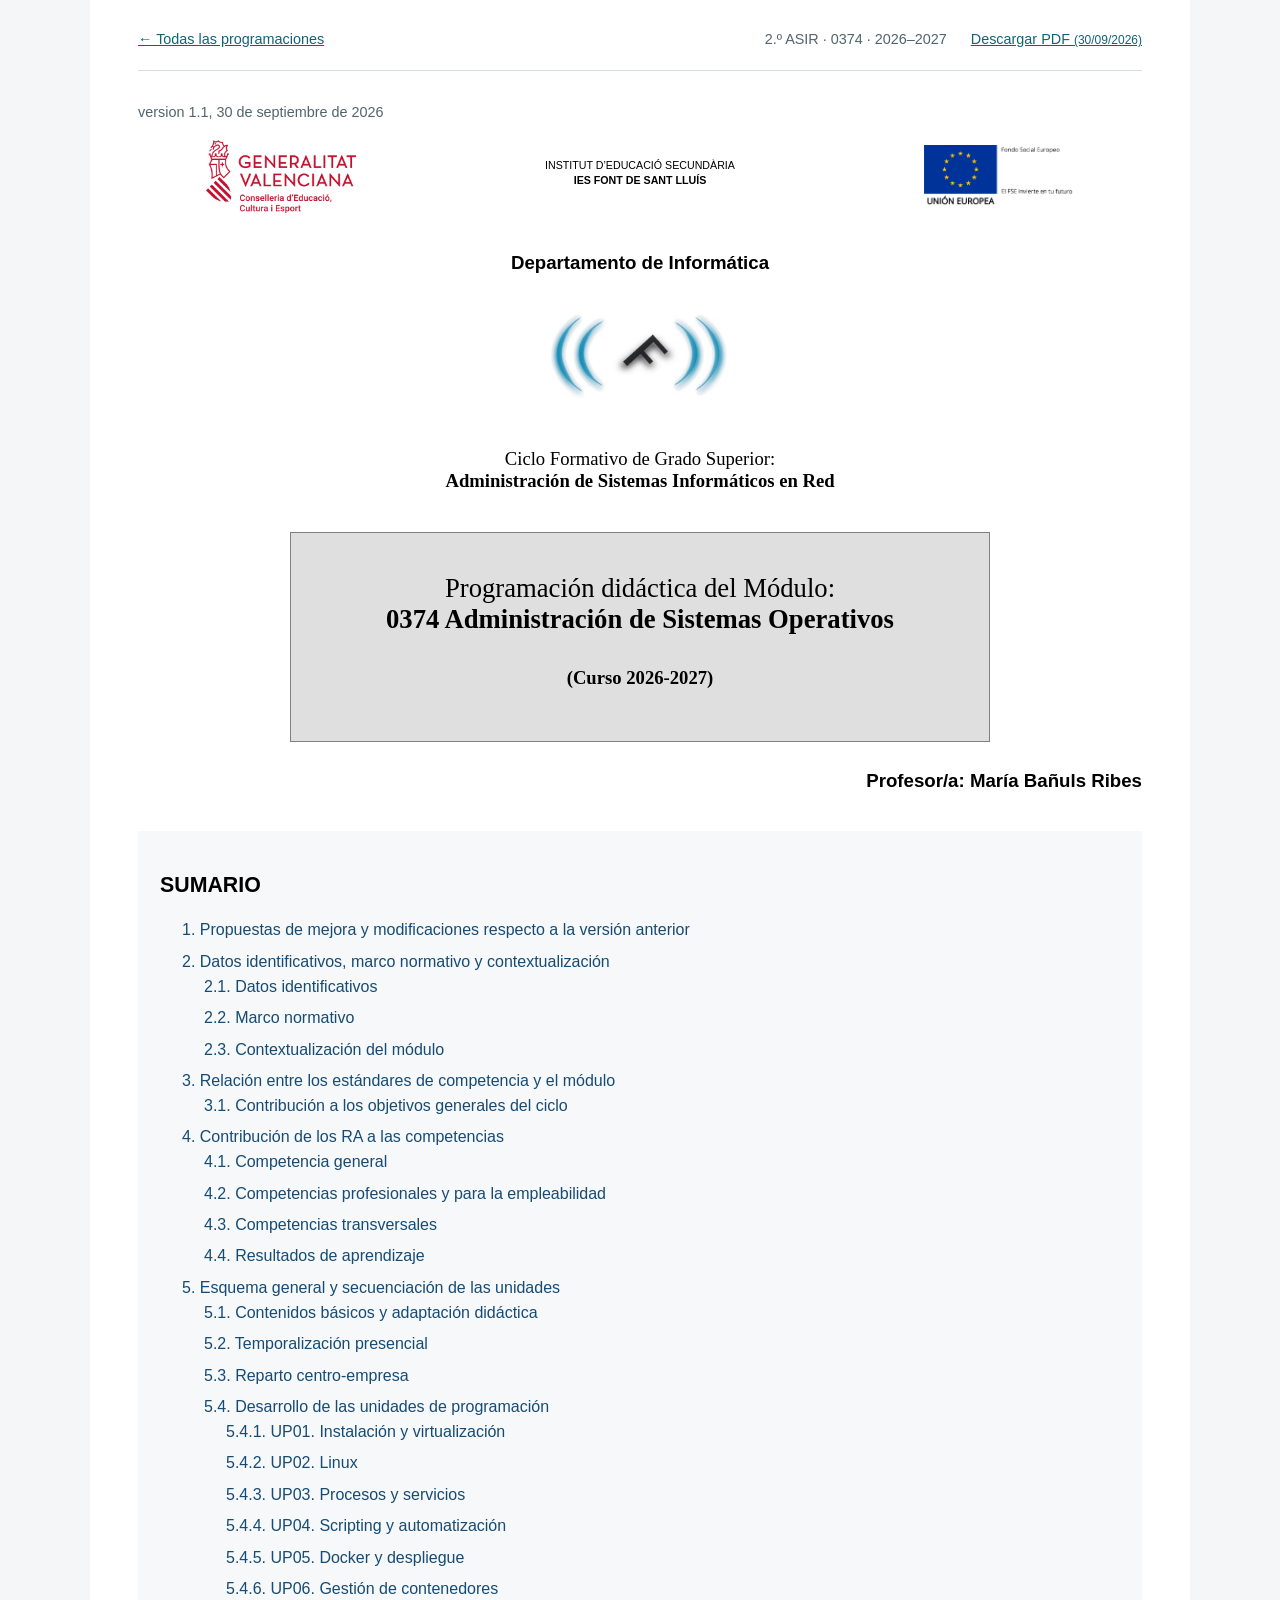
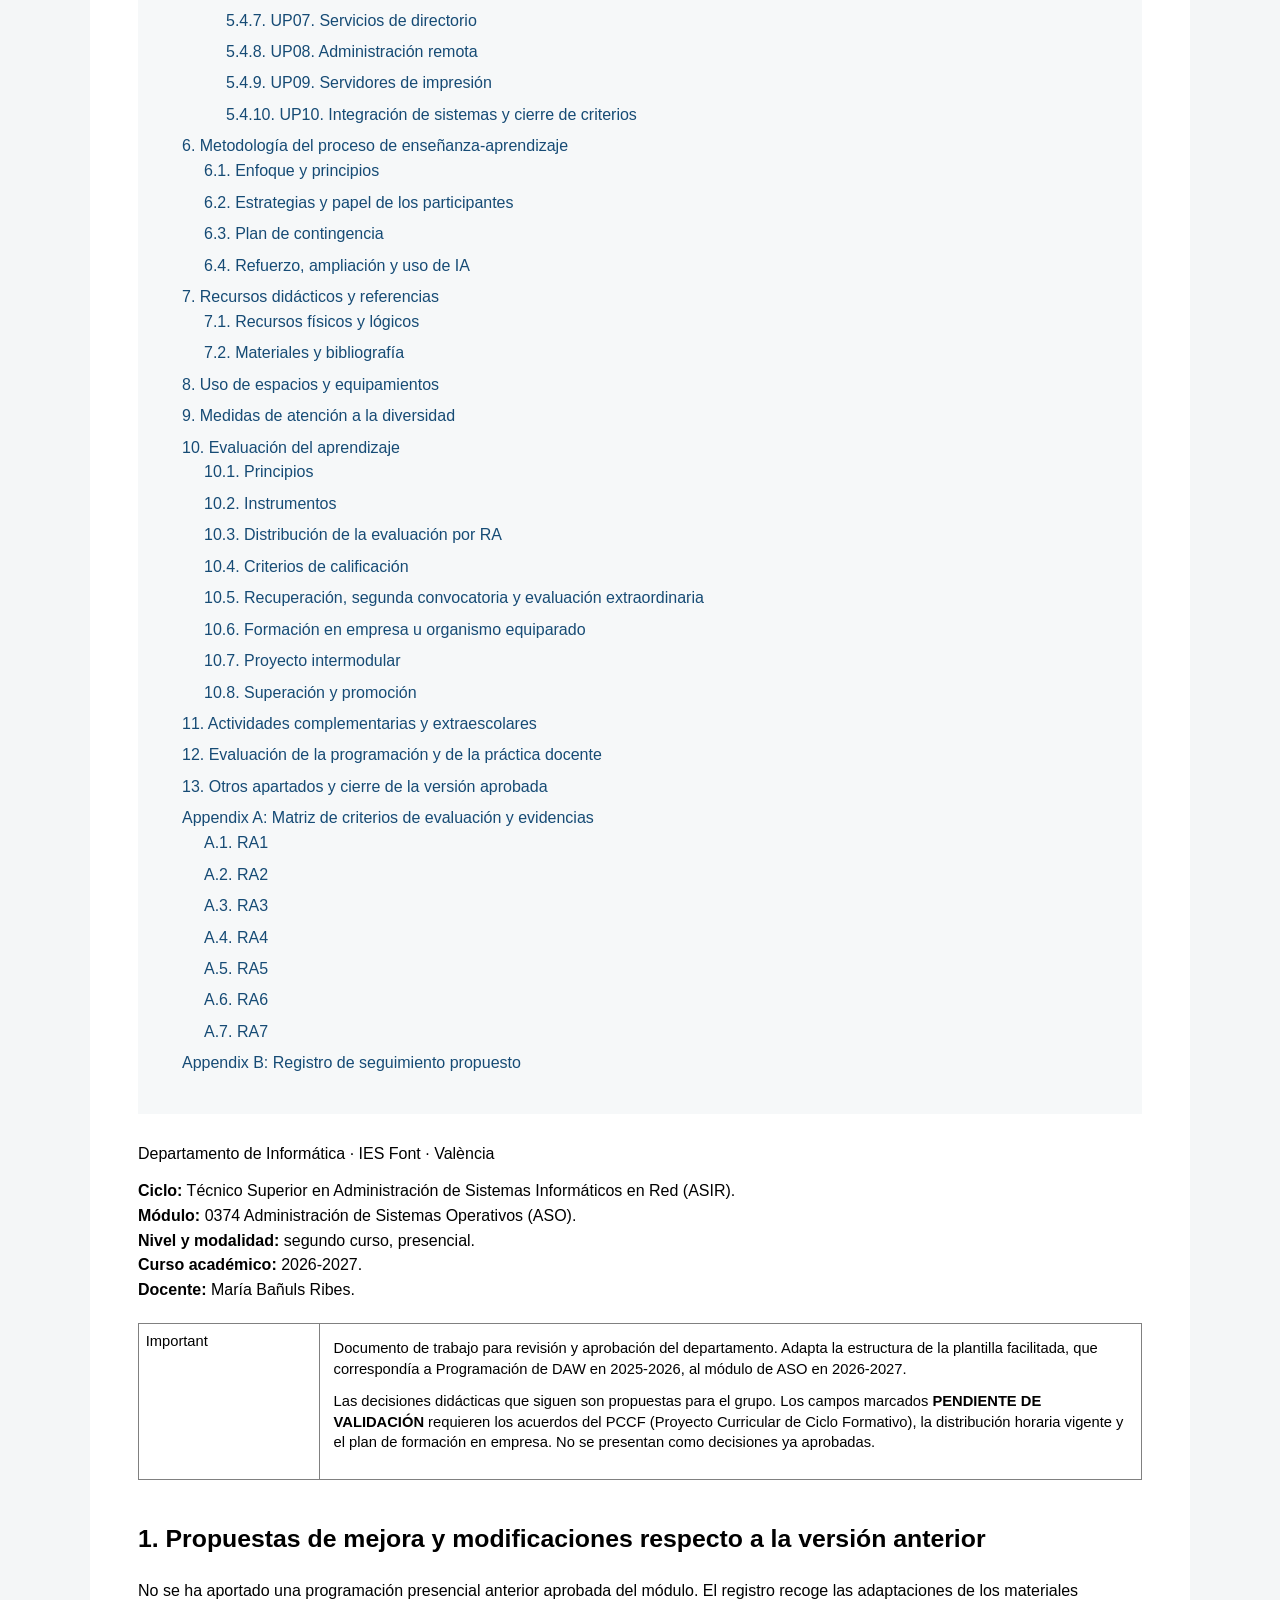
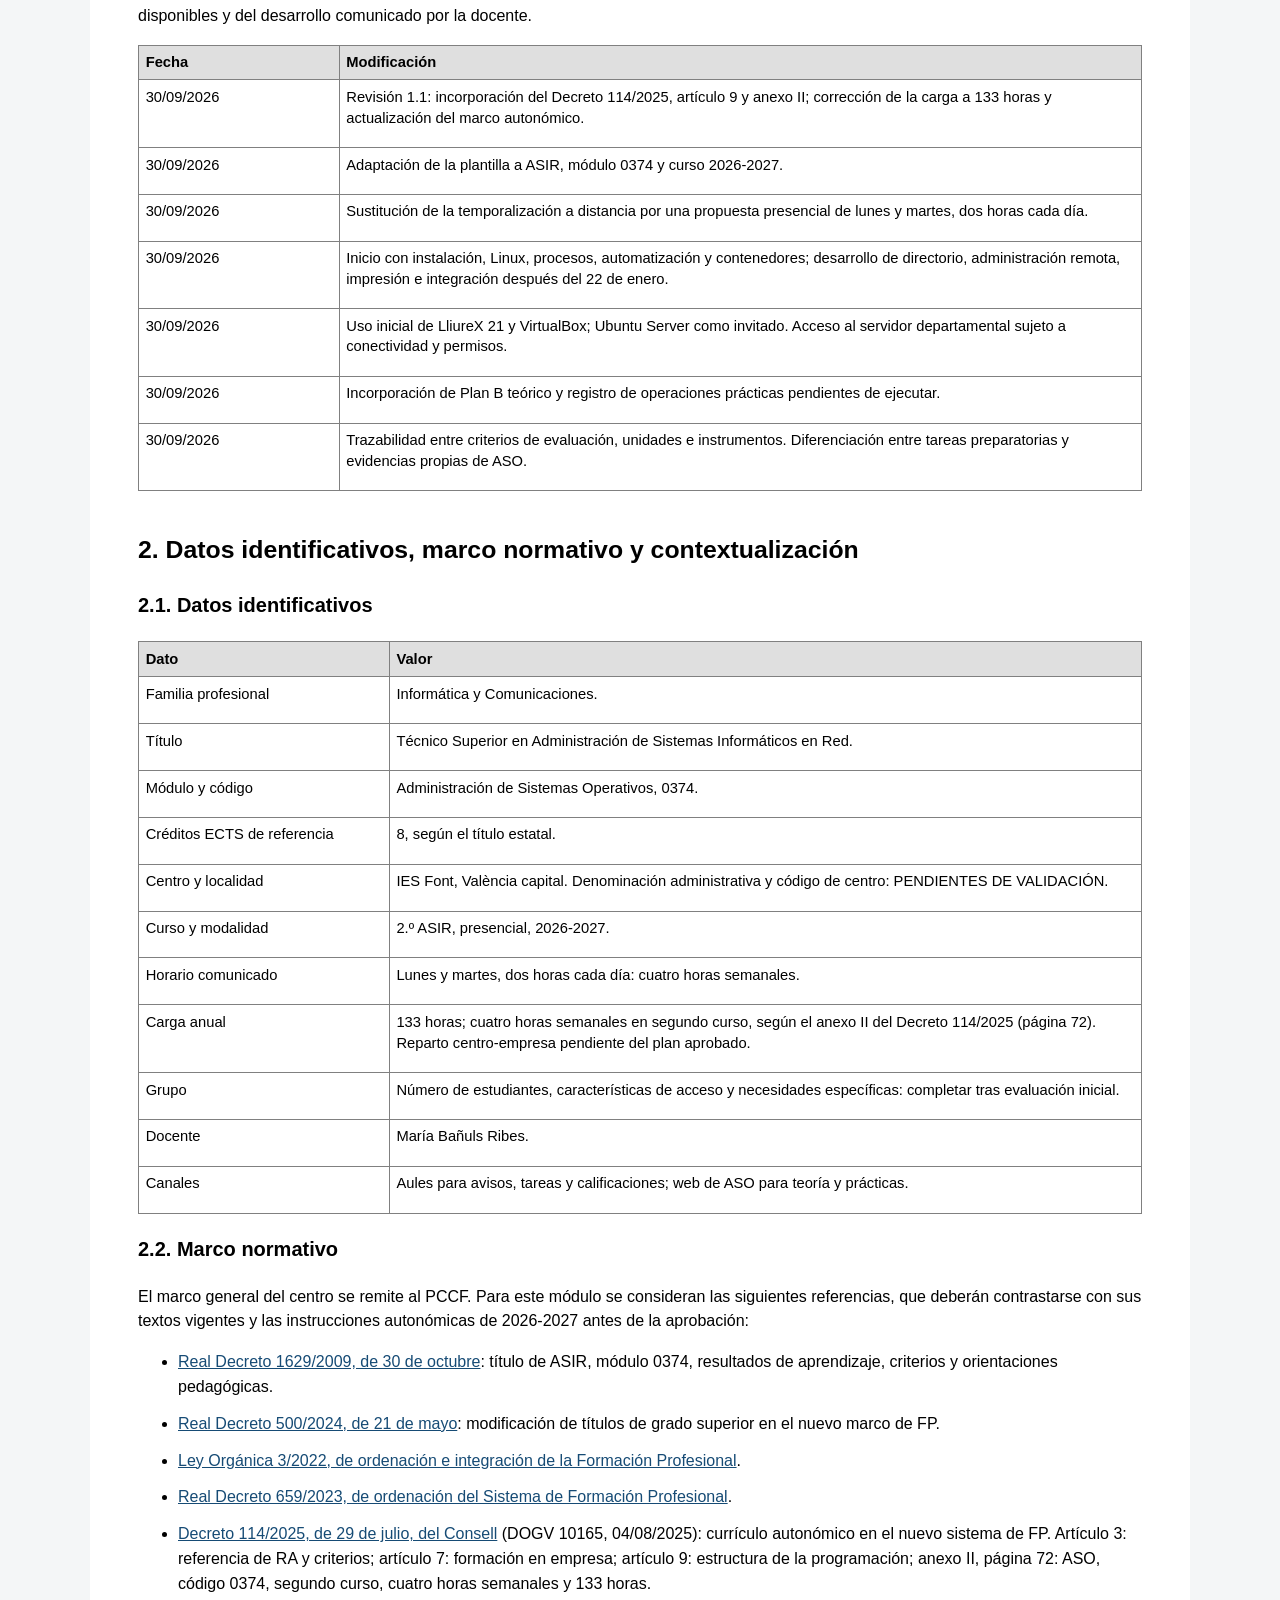
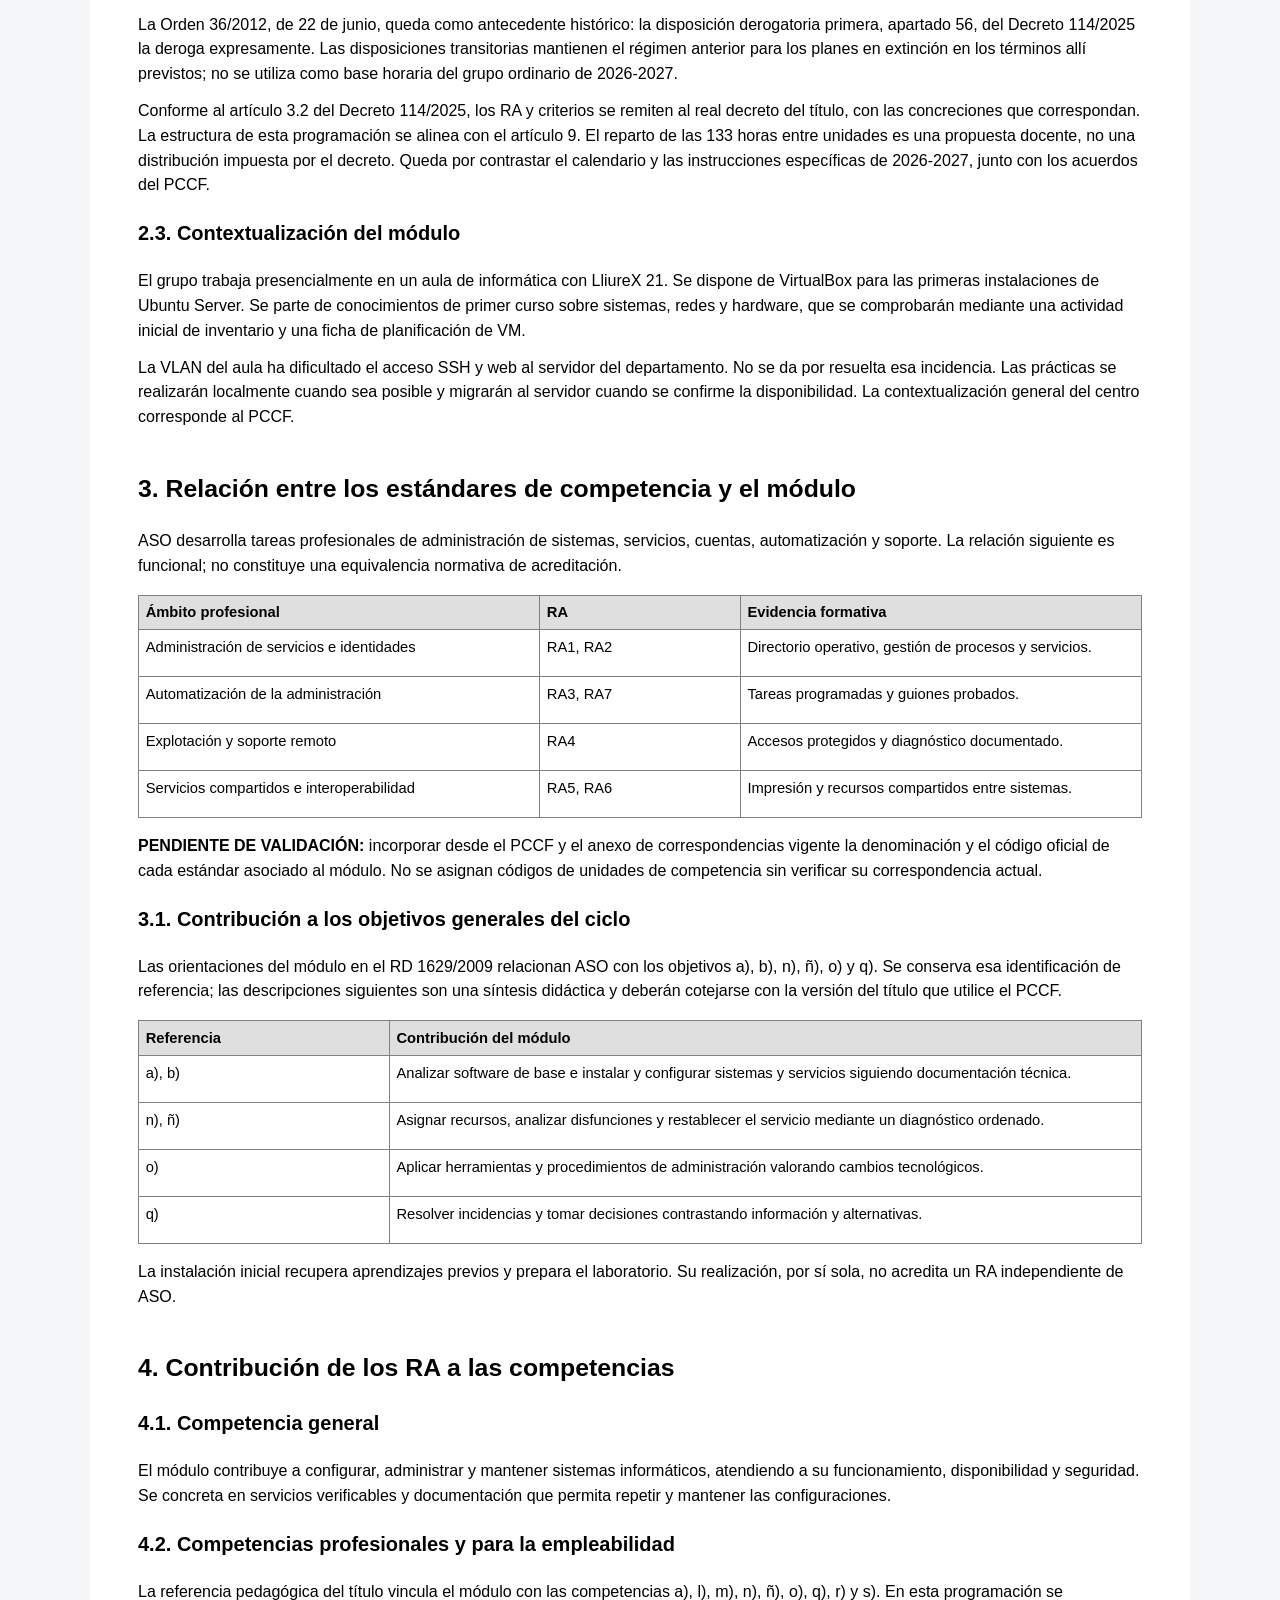
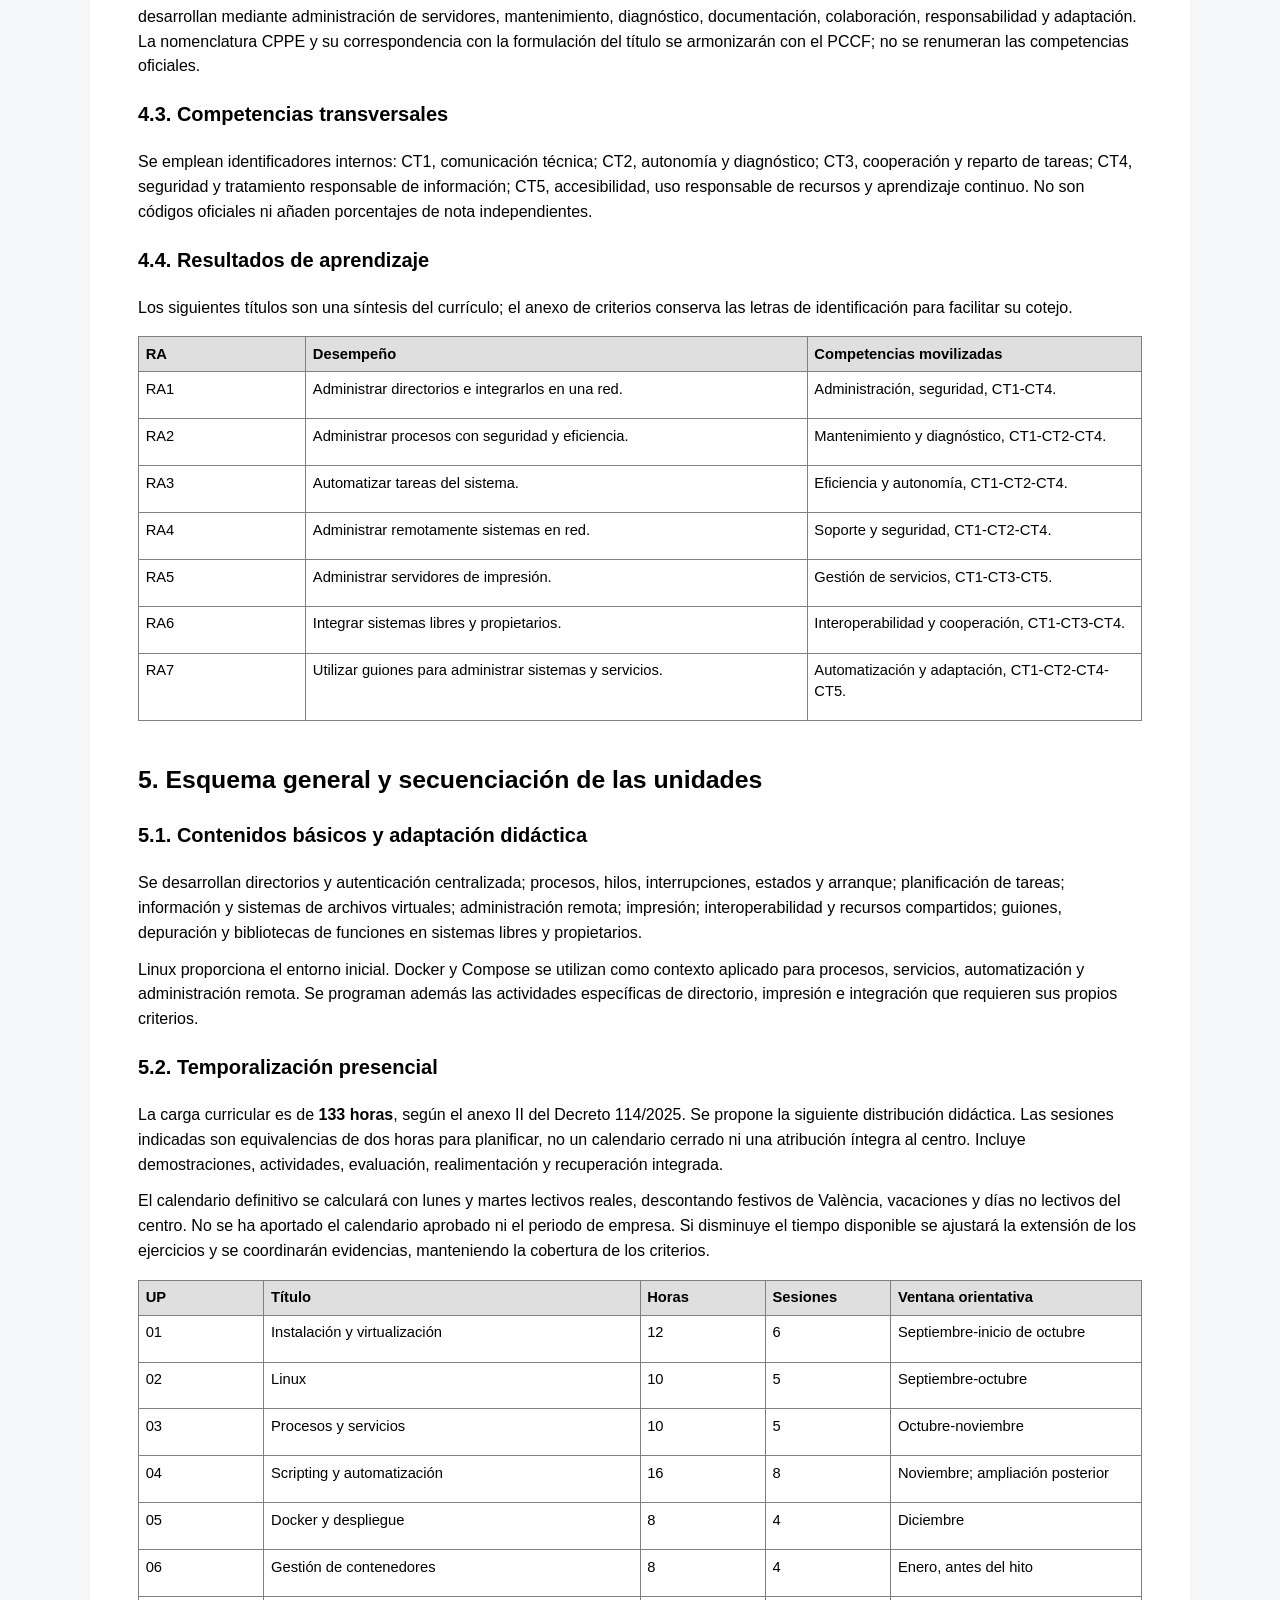
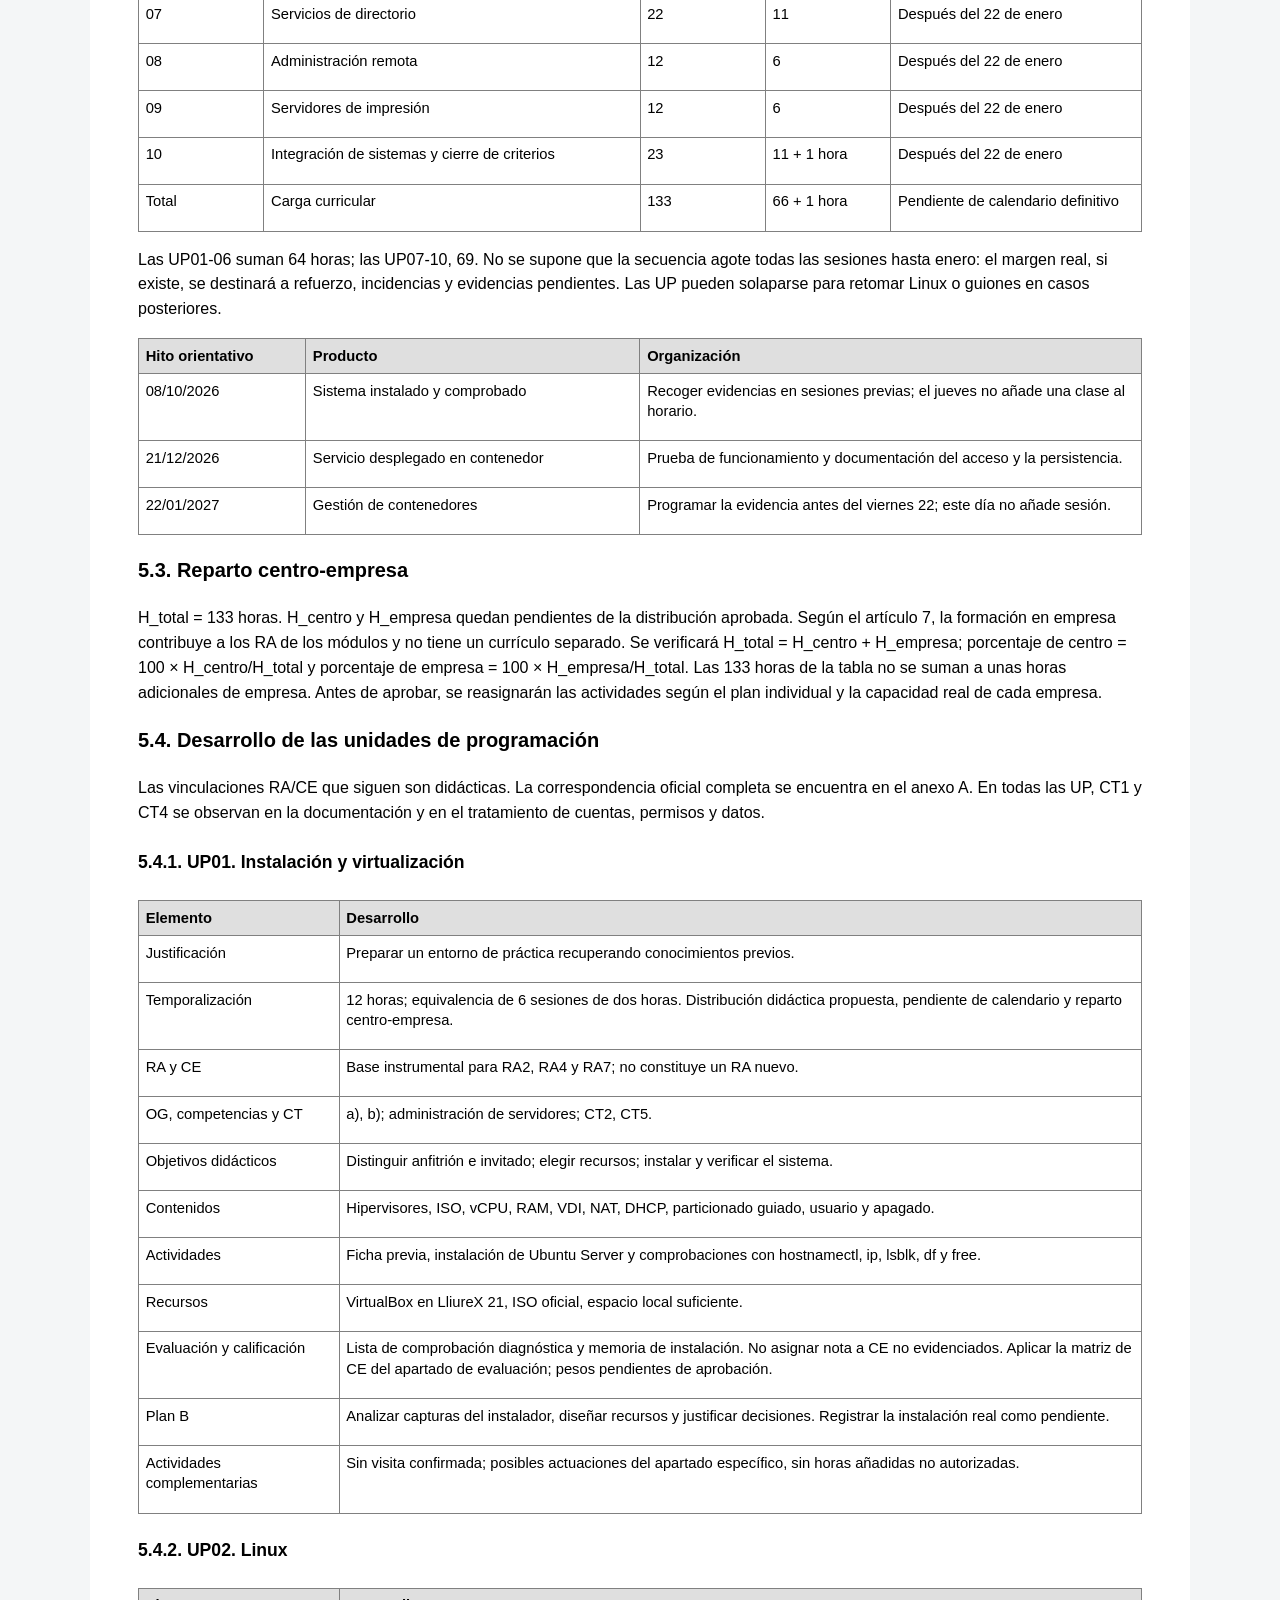
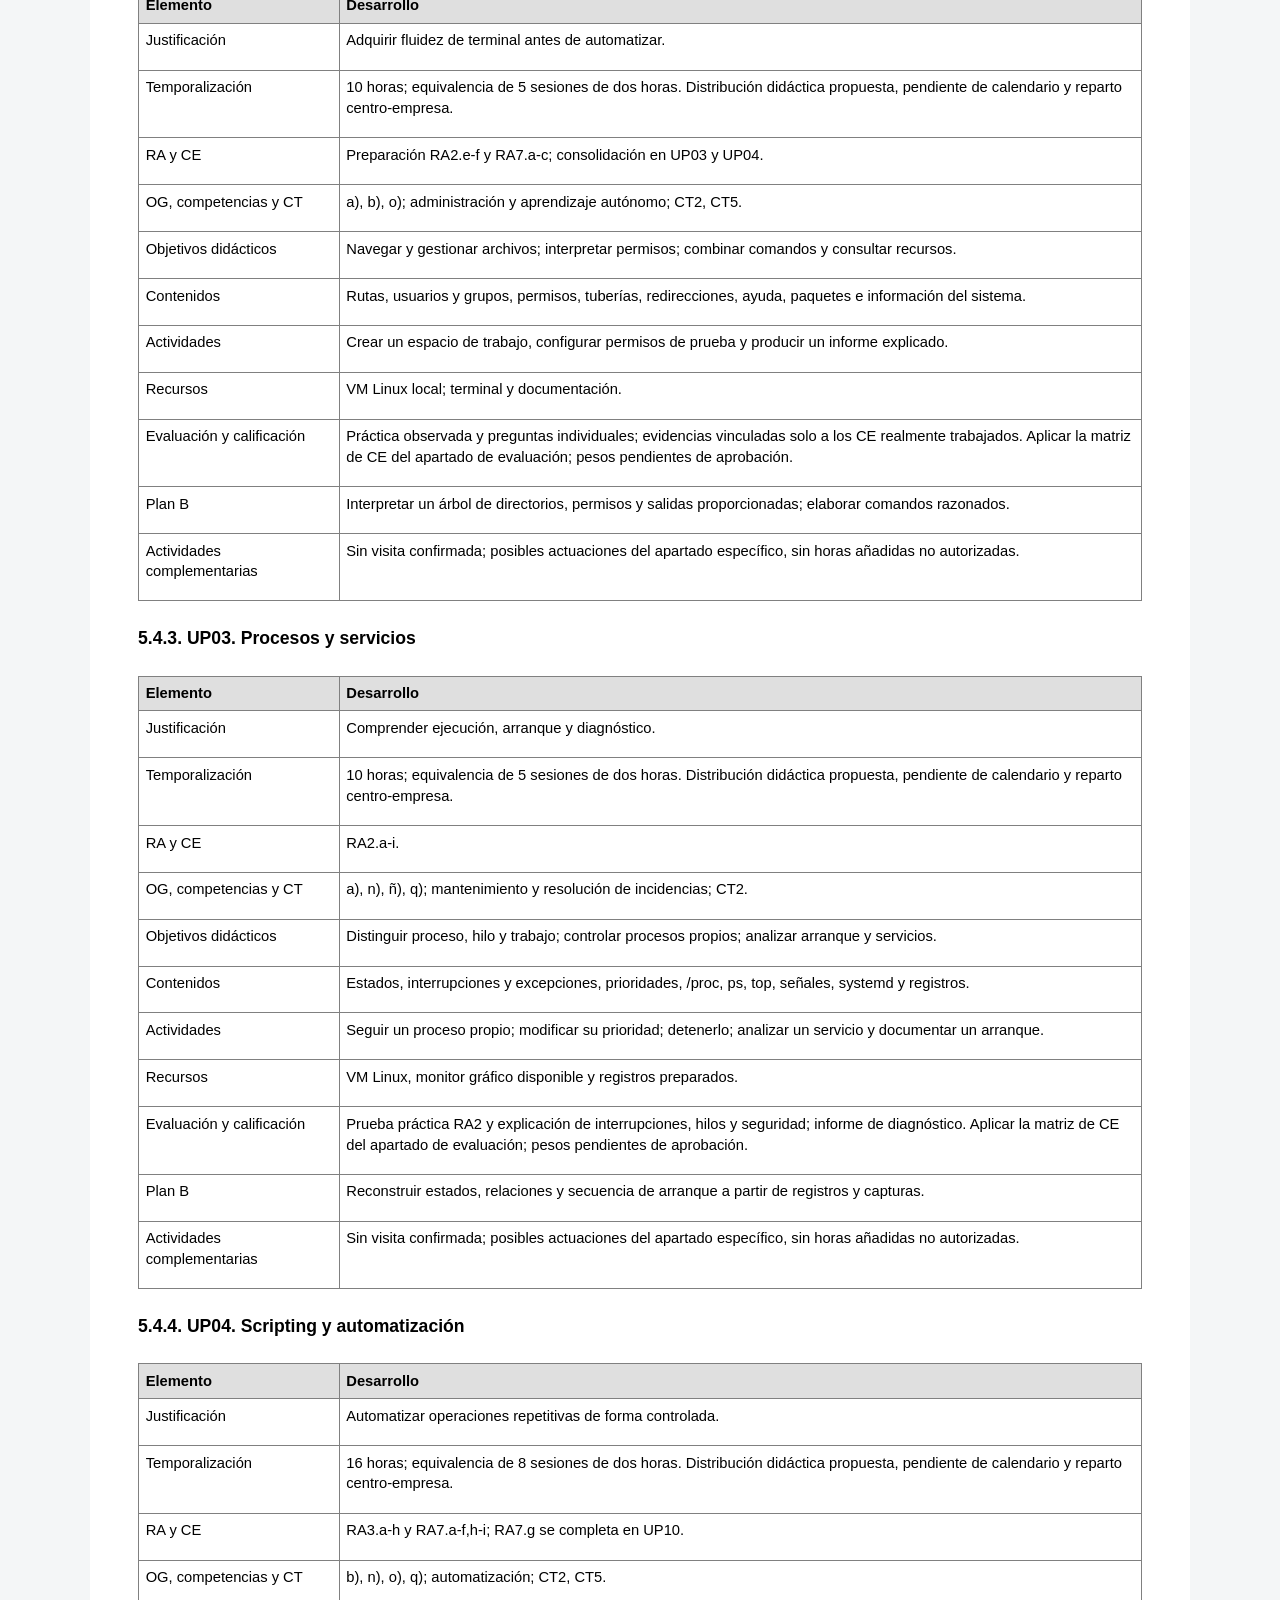
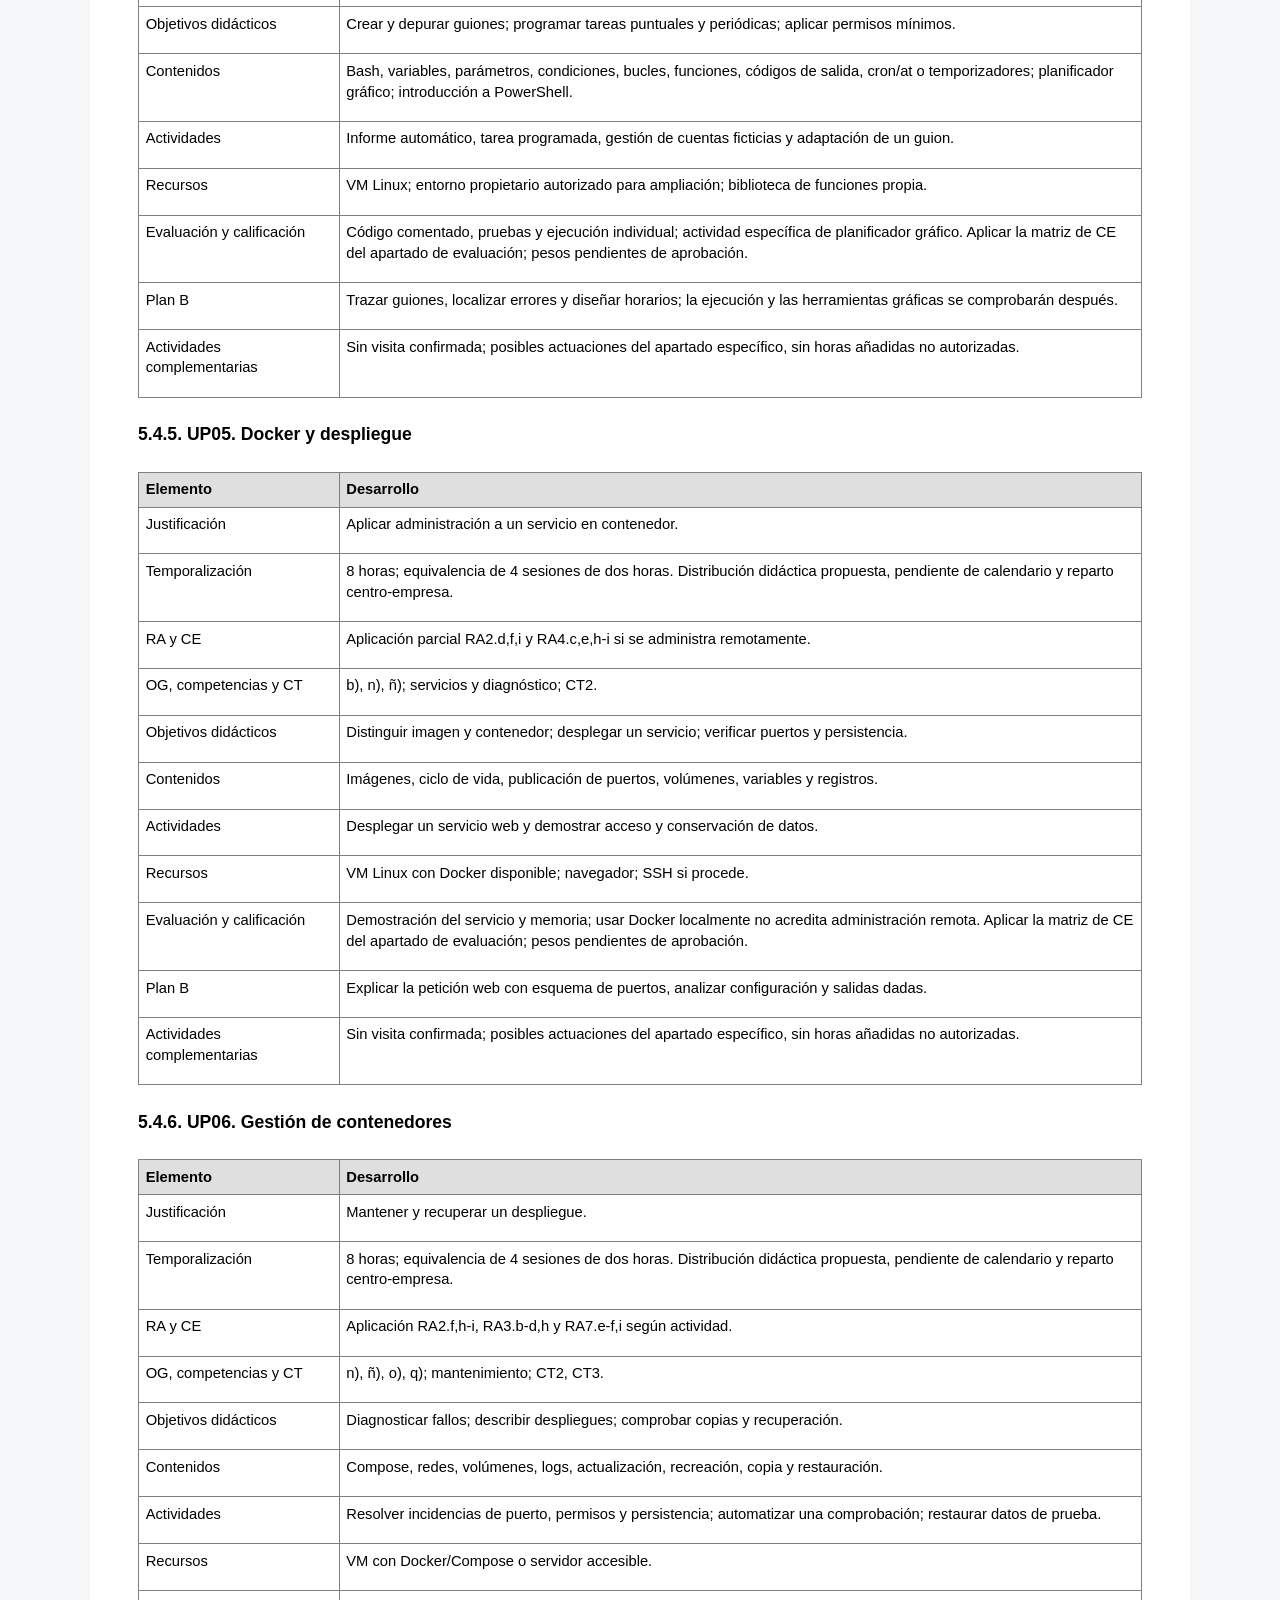
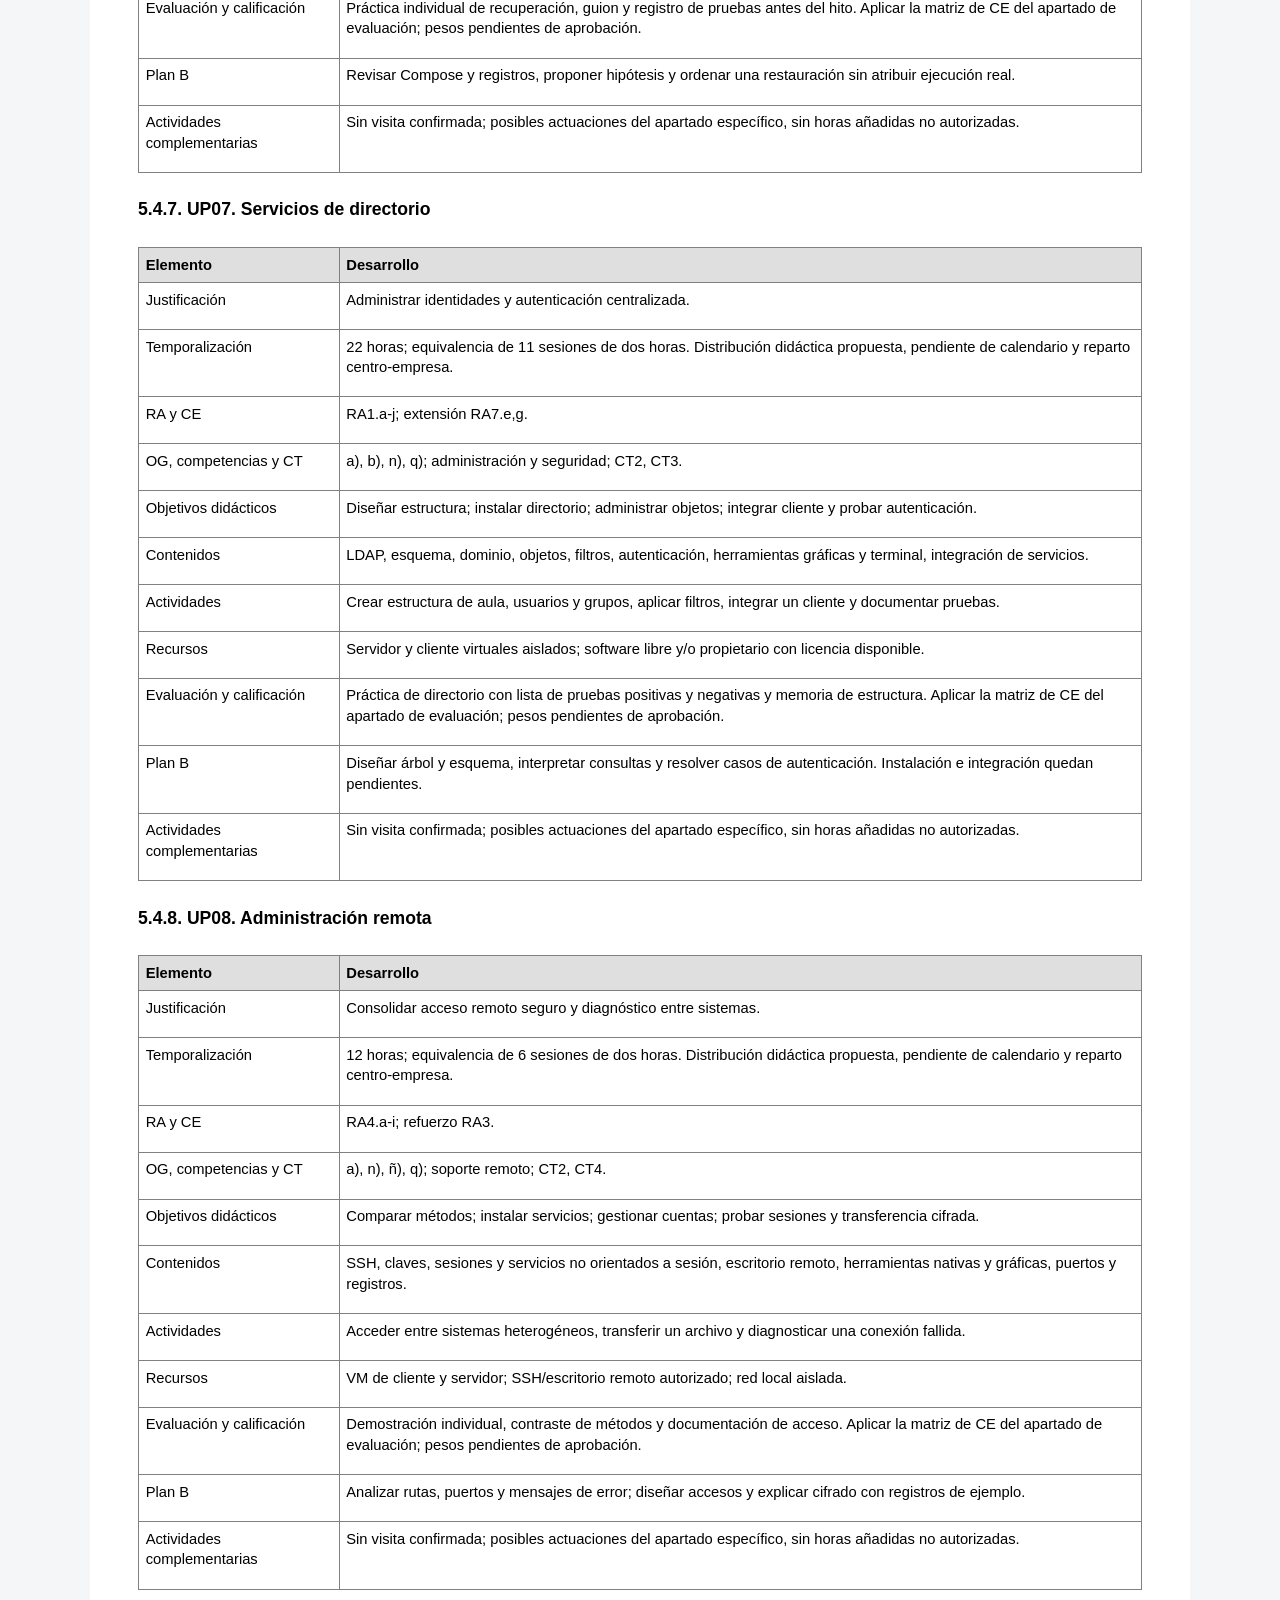
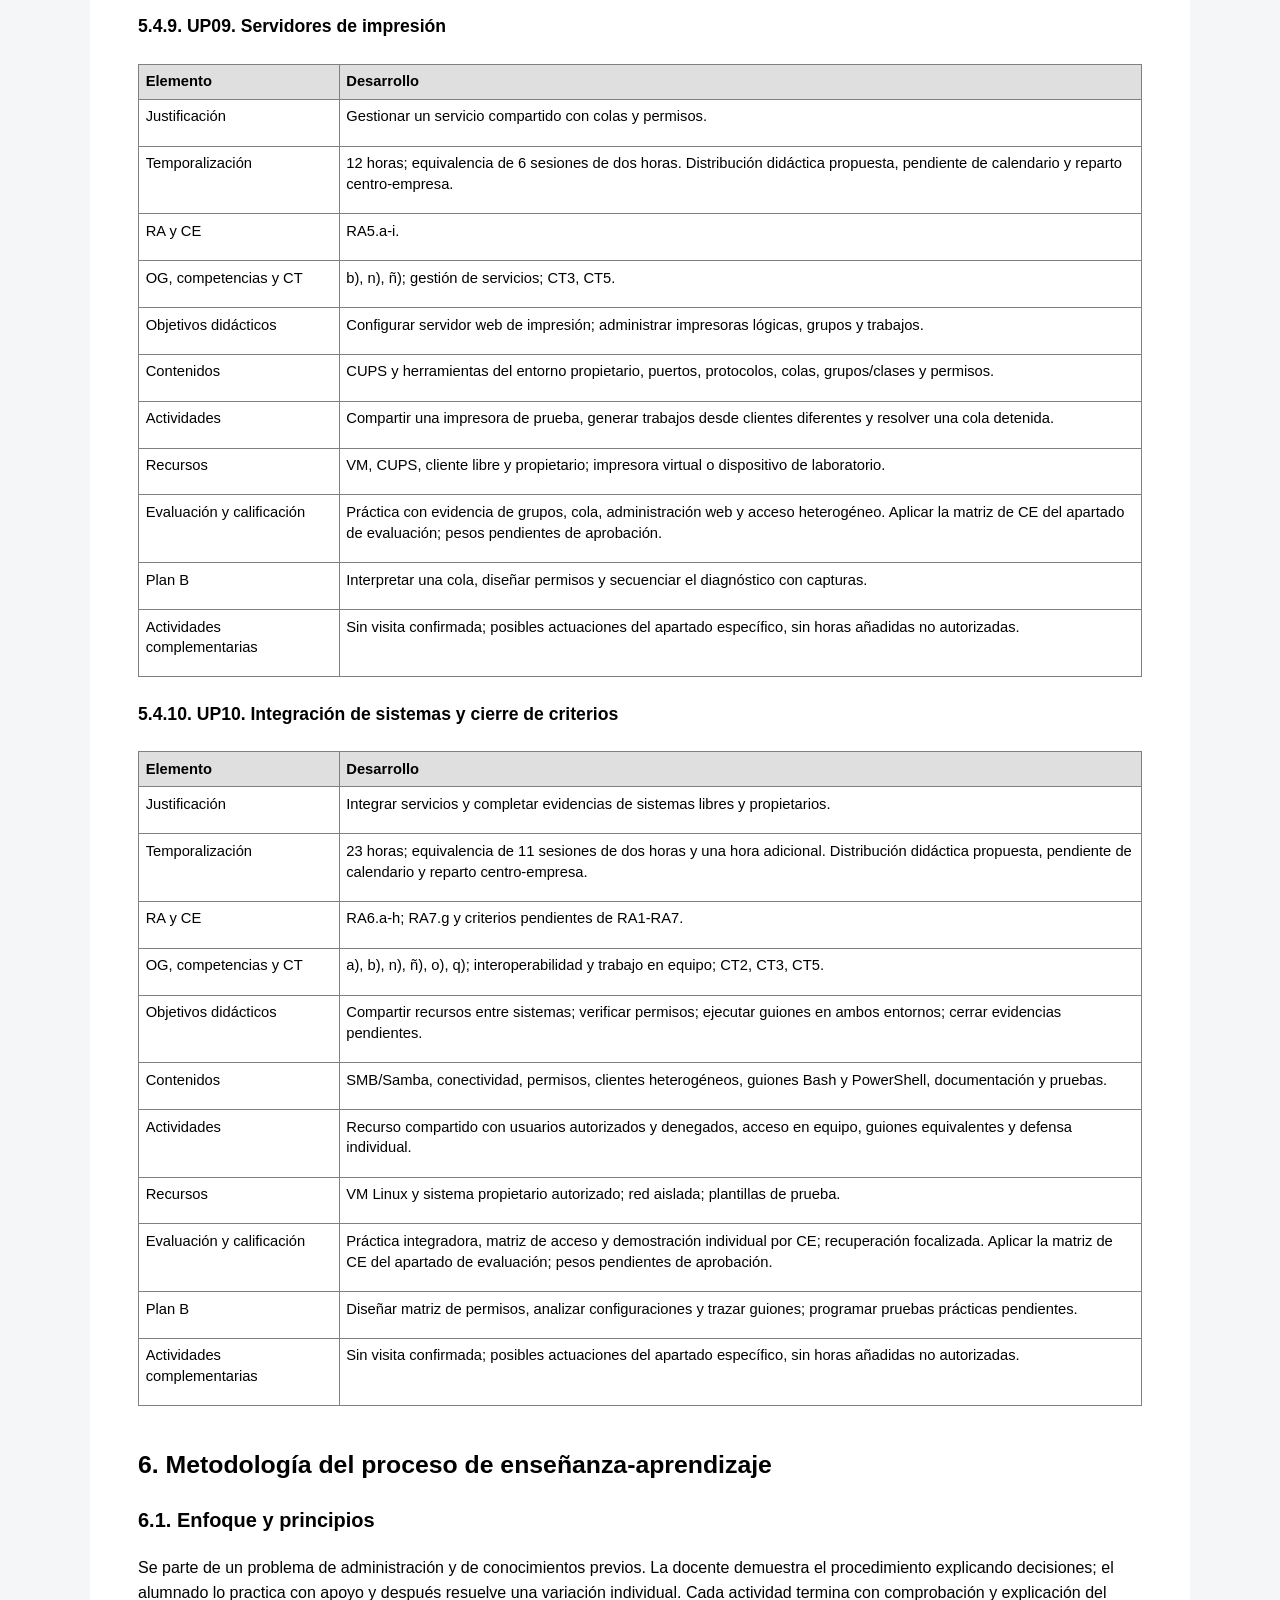
<file: docs/aso/index.html>
<!DOCTYPE html>
<html lang="es">
<head>
<meta charset="UTF-8">
<meta http-equiv="X-UA-Compatible" content="IE=edge">
<meta name="viewport" content="width=device-width, initial-scale=1.0">
<meta name="generator" content="Asciidoctor 2.0.26">
<title>Programación didáctica de Administración de Sistemas Operativos</title>
<link rel="stylesheet" href="../assets/styles/document.css">
</head>
<body class="article">
<nav class="site-nav" aria-label="Navegación"><a href="../index.html">← Todas las programaciones</a><span>2.º ASIR · 0374 · 2026–2027</span><a href="../descargas/aso.pdf">Descargar PDF <small>(30/09/2026)</small></a></nav>
<div id="header">
<div class="details">
<span id="revnumber">version 1.1,</span>
<span id="revdate">30 de septiembre de 2026</span>
</div>
</div>
<div id="content">
<div id="preamble">
<div class="sectionbody">
<div class="openblock portada">
<div class="content">
<table class="tableblock frame-none grid-none stretch logos">
<colgroup>
<col style="width: 28.5714%;">
<col style="width: 42.8571%;">
<col style="width: 28.5715%;">
</colgroup>
<tbody>
<tr>
<td class="tableblock halign-left valign-top"><div class="content"><div class="imageblock">
<div class="content">
<img src="../assets/images/logo-gva.png" alt="Generalitat Valenciana" width="150">
</div>
</div></div></td>
<td class="tableblock halign-center valign-top"><div class="content"><div class="paragraph">
<p>INSTITUT D’EDUCACIÓ SECUNDÀRIA<br>
<strong>IES FONT DE SANT LLUÍS</strong></p>
</div></div></td>
<td class="tableblock halign-left valign-top"><div class="content"><div class="imageblock">
<div class="content">
<img src="../assets/images/logo-ue.png" alt="Unión Europea" width="150">
</div>
</div></div></td>
</tr>
</tbody>
</table>
<div class="paragraph departamento text-center">
<p><strong>Departamento de Informática</strong></p>
</div>
<div class="imageblock text-center">
<div class="content">
<img src="../assets/images/logo-ies-font.jpeg" alt="IES Font" width="180">
</div>
</div>
<div class="paragraph ciclo text-center">
<p>Ciclo Formativo de Grado Superior:<br>
<strong>Administración de Sistemas Informáticos en Red</strong></p>
</div>
<table class="tableblock frame-all grid-none stretch modulo">
<colgroup>
<col style="width: 100%;">
</colgroup>
<tbody>
<tr>
<td class="tableblock halign-center valign-top" style="background-color: #DFDFDF;"><div class="content"><div class="paragraph titulo-modulo">
<p>Programación didáctica del Módulo:<br>
<strong>0374 Administración de Sistemas Operativos</strong></p>
</div>
<div class="paragraph curso">
<p><strong>(Curso 2026-2027)</strong></p>
</div></div></td>
</tr>
</tbody>
</table>
<div class="paragraph profesor text-right">
<p><strong>Profesor/a: María Bañuls Ribes</strong></p>
</div>
</div>
</div>
<div style="page-break-after: always;"></div>
<div id="toc" class="toc">
<div id="toctitle" class="title">SUMARIO</div>
<ul class="sectlevel1">
<li><a href="#_propuestas_de_mejora_y_modificaciones_respecto_a_la_versión_anterior">1. Propuestas de mejora y modificaciones respecto a la versión anterior</a></li>
<li><a href="#_datos_identificativos_marco_normativo_y_contextualización">2. Datos identificativos, marco normativo y contextualización</a>
<ul class="sectlevel2">
<li><a href="#_datos_identificativos">2.1. Datos identificativos</a></li>
<li><a href="#_marco_normativo">2.2. Marco normativo</a></li>
<li><a href="#_contextualización_del_módulo">2.3. Contextualización del módulo</a></li>
</ul>
</li>
<li><a href="#_relación_entre_los_estándares_de_competencia_y_el_módulo">3. Relación entre los estándares de competencia y el módulo</a>
<ul class="sectlevel2">
<li><a href="#_contribución_a_los_objetivos_generales_del_ciclo">3.1. Contribución a los objetivos generales del ciclo</a></li>
</ul>
</li>
<li><a href="#_contribución_de_los_ra_a_las_competencias">4. Contribución de los RA a las competencias</a>
<ul class="sectlevel2">
<li><a href="#_competencia_general">4.1. Competencia general</a></li>
<li><a href="#_competencias_profesionales_y_para_la_empleabilidad">4.2. Competencias profesionales y para la empleabilidad</a></li>
<li><a href="#_competencias_transversales">4.3. Competencias transversales</a></li>
<li><a href="#_resultados_de_aprendizaje">4.4. Resultados de aprendizaje</a></li>
</ul>
</li>
<li><a href="#_esquema_general_y_secuenciación_de_las_unidades">5. Esquema general y secuenciación de las unidades</a>
<ul class="sectlevel2">
<li><a href="#_contenidos_básicos_y_adaptación_didáctica">5.1. Contenidos básicos y adaptación didáctica</a></li>
<li><a href="#_temporalización_presencial">5.2. Temporalización presencial</a></li>
<li><a href="#_reparto_centro_empresa">5.3. Reparto centro-empresa</a></li>
<li><a href="#_desarrollo_de_las_unidades_de_programación">5.4. Desarrollo de las unidades de programación</a>
<ul class="sectlevel3">
<li><a href="#_up01_instalación_y_virtualización">5.4.1. UP01. Instalación y virtualización</a></li>
<li><a href="#_up02_linux">5.4.2. UP02. Linux</a></li>
<li><a href="#_up03_procesos_y_servicios">5.4.3. UP03. Procesos y servicios</a></li>
<li><a href="#_up04_scripting_y_automatización">5.4.4. UP04. Scripting y automatización</a></li>
<li><a href="#_up05_docker_y_despliegue">5.4.5. UP05. Docker y despliegue</a></li>
<li><a href="#_up06_gestión_de_contenedores">5.4.6. UP06. Gestión de contenedores</a></li>
<li><a href="#_up07_servicios_de_directorio">5.4.7. UP07. Servicios de directorio</a></li>
<li><a href="#_up08_administración_remota">5.4.8. UP08. Administración remota</a></li>
<li><a href="#_up09_servidores_de_impresión">5.4.9. UP09. Servidores de impresión</a></li>
<li><a href="#_up10_integración_de_sistemas_y_cierre_de_criterios">5.4.10. UP10. Integración de sistemas y cierre de criterios</a></li>
</ul>
</li>
</ul>
</li>
<li><a href="#_metodología_del_proceso_de_enseñanza_aprendizaje">6. Metodología del proceso de enseñanza-aprendizaje</a>
<ul class="sectlevel2">
<li><a href="#_enfoque_y_principios">6.1. Enfoque y principios</a></li>
<li><a href="#_estrategias_y_papel_de_los_participantes">6.2. Estrategias y papel de los participantes</a></li>
<li><a href="#_plan_de_contingencia">6.3. Plan de contingencia</a></li>
<li><a href="#_refuerzo_ampliación_y_uso_de_ia">6.4. Refuerzo, ampliación y uso de IA</a></li>
</ul>
</li>
<li><a href="#_recursos_didácticos_y_referencias">7. Recursos didácticos y referencias</a>
<ul class="sectlevel2">
<li><a href="#_recursos_físicos_y_lógicos">7.1. Recursos físicos y lógicos</a></li>
<li><a href="#_materiales_y_bibliografía">7.2. Materiales y bibliografía</a></li>
</ul>
</li>
<li><a href="#_uso_de_espacios_y_equipamientos">8. Uso de espacios y equipamientos</a></li>
<li><a href="#_medidas_de_atención_a_la_diversidad">9. Medidas de atención a la diversidad</a></li>
<li><a href="#_evaluación_del_aprendizaje">10. Evaluación del aprendizaje</a>
<ul class="sectlevel2">
<li><a href="#_principios">10.1. Principios</a></li>
<li><a href="#_instrumentos">10.2. Instrumentos</a></li>
<li><a href="#_distribución_de_la_evaluación_por_ra">10.3. Distribución de la evaluación por RA</a></li>
<li><a href="#_criterios_de_calificación">10.4. Criterios de calificación</a></li>
<li><a href="#_recuperación_segunda_convocatoria_y_evaluación_extraordinaria">10.5. Recuperación, segunda convocatoria y evaluación extraordinaria</a></li>
<li><a href="#_formación_en_empresa_u_organismo_equiparado">10.6. Formación en empresa u organismo equiparado</a></li>
<li><a href="#_proyecto_intermodular">10.7. Proyecto intermodular</a></li>
<li><a href="#_superación_y_promoción">10.8. Superación y promoción</a></li>
</ul>
</li>
<li><a href="#_actividades_complementarias_y_extraescolares">11. Actividades complementarias y extraescolares</a></li>
<li><a href="#_evaluación_de_la_programación_y_de_la_práctica_docente">12. Evaluación de la programación y de la práctica docente</a></li>
<li><a href="#_otros_apartados_y_cierre_de_la_versión_aprobada">13. Otros apartados y cierre de la versión aprobada</a></li>
<li><a href="#_matriz_de_criterios_de_evaluación_y_evidencias">Appendix A: Matriz de criterios de evaluación y evidencias</a>
<ul class="sectlevel2">
<li><a href="#_ra1">A.1. RA1</a></li>
<li><a href="#_ra2">A.2. RA2</a></li>
<li><a href="#_ra3">A.3. RA3</a></li>
<li><a href="#_ra4">A.4. RA4</a></li>
<li><a href="#_ra5">A.5. RA5</a></li>
<li><a href="#_ra6">A.6. RA6</a></li>
<li><a href="#_ra7">A.7. RA7</a></li>
</ul>
</li>
<li><a href="#_registro_de_seguimiento_propuesto">Appendix B: Registro de seguimiento propuesto</a></li>
</ul>
</div>
<div style="page-break-after: always;"></div>
<div class="paragraph">
<p>Departamento de Informática · IES Font · València</p>
</div>
<div class="paragraph">
<p><strong>Ciclo:</strong> Técnico Superior en Administración de Sistemas Informáticos en Red (ASIR).<br>
<strong>Módulo:</strong> 0374 Administración de Sistemas Operativos (ASO).<br>
<strong>Nivel y modalidad:</strong> segundo curso, presencial.<br>
<strong>Curso académico:</strong> 2026-2027.<br>
<strong>Docente:</strong> María Bañuls Ribes.</p>
</div>
<div class="admonitionblock important">
<table>
<tr>
<td class="icon">
<div class="title">Important</div>
</td>
<td class="content">
<div class="paragraph">
<p>Documento de trabajo para revisión y aprobación del departamento. Adapta la estructura de la plantilla facilitada, que correspondía a Programación de DAW en 2025-2026, al módulo de ASO en 2026-2027.</p>
</div>
<div class="paragraph">
<p>Las decisiones didácticas que siguen son propuestas para el grupo. Los campos marcados <strong>PENDIENTE DE VALIDACIÓN</strong> requieren los acuerdos del PCCF (Proyecto Curricular de Ciclo Formativo), la distribución horaria vigente y el plan de formación en empresa. No se presentan como decisiones ya aprobadas.</p>
</div>
</td>
</tr>
</table>
</div>
</div>
</div>
<div class="sect1">
<h2 id="_propuestas_de_mejora_y_modificaciones_respecto_a_la_versión_anterior"><a class="anchor" href="#_propuestas_de_mejora_y_modificaciones_respecto_a_la_versión_anterior"></a>1. Propuestas de mejora y modificaciones respecto a la versión anterior</h2>
<div class="sectionbody">
<div class="paragraph">
<p>No se ha aportado una programación presencial anterior aprobada del módulo. El registro recoge las adaptaciones de los materiales disponibles y del desarrollo comunicado por la docente.</p>
</div>
<table class="tableblock frame-all grid-all stretch">
<colgroup>
<col style="width: 20%;">
<col style="width: 80%;">
</colgroup>
<thead>
<tr>
<th class="tableblock halign-left valign-top">Fecha</th>
<th class="tableblock halign-left valign-top">Modificación</th>
</tr>
</thead>
<tbody>
<tr>
<td class="tableblock halign-left valign-top"><p class="tableblock">30/09/2026</p></td>
<td class="tableblock halign-left valign-top"><p class="tableblock">Revisión 1.1: incorporación del Decreto 114/2025, artículo 9 y anexo II; corrección de la carga a 133 horas y actualización del marco autonómico.</p></td>
</tr>
<tr>
<td class="tableblock halign-left valign-top"><p class="tableblock">30/09/2026</p></td>
<td class="tableblock halign-left valign-top"><p class="tableblock">Adaptación de la plantilla a ASIR, módulo 0374 y curso 2026-2027.</p></td>
</tr>
<tr>
<td class="tableblock halign-left valign-top"><p class="tableblock">30/09/2026</p></td>
<td class="tableblock halign-left valign-top"><p class="tableblock">Sustitución de la temporalización a distancia por una propuesta presencial de lunes y martes, dos horas cada día.</p></td>
</tr>
<tr>
<td class="tableblock halign-left valign-top"><p class="tableblock">30/09/2026</p></td>
<td class="tableblock halign-left valign-top"><p class="tableblock">Inicio con instalación, Linux, procesos, automatización y contenedores; desarrollo de directorio, administración remota, impresión e integración después del 22 de enero.</p></td>
</tr>
<tr>
<td class="tableblock halign-left valign-top"><p class="tableblock">30/09/2026</p></td>
<td class="tableblock halign-left valign-top"><p class="tableblock">Uso inicial de LliureX 21 y VirtualBox; Ubuntu Server como invitado. Acceso al servidor departamental sujeto a conectividad y permisos.</p></td>
</tr>
<tr>
<td class="tableblock halign-left valign-top"><p class="tableblock">30/09/2026</p></td>
<td class="tableblock halign-left valign-top"><p class="tableblock">Incorporación de Plan B teórico y registro de operaciones prácticas pendientes de ejecutar.</p></td>
</tr>
<tr>
<td class="tableblock halign-left valign-top"><p class="tableblock">30/09/2026</p></td>
<td class="tableblock halign-left valign-top"><p class="tableblock">Trazabilidad entre criterios de evaluación, unidades e instrumentos. Diferenciación entre tareas preparatorias y evidencias propias de ASO.</p></td>
</tr>
</tbody>
</table>
</div>
</div>
<div class="sect1">
<h2 id="_datos_identificativos_marco_normativo_y_contextualización"><a class="anchor" href="#_datos_identificativos_marco_normativo_y_contextualización"></a>2. Datos identificativos, marco normativo y contextualización</h2>
<div class="sectionbody">
<div class="sect2">
<h3 id="_datos_identificativos"><a class="anchor" href="#_datos_identificativos"></a>2.1. Datos identificativos</h3>
<table class="tableblock frame-all grid-all stretch">
<colgroup>
<col style="width: 25%;">
<col style="width: 75%;">
</colgroup>
<thead>
<tr>
<th class="tableblock halign-left valign-top">Dato</th>
<th class="tableblock halign-left valign-top">Valor</th>
</tr>
</thead>
<tbody>
<tr>
<td class="tableblock halign-left valign-top"><p class="tableblock">Familia profesional</p></td>
<td class="tableblock halign-left valign-top"><p class="tableblock">Informática y Comunicaciones.</p></td>
</tr>
<tr>
<td class="tableblock halign-left valign-top"><p class="tableblock">Título</p></td>
<td class="tableblock halign-left valign-top"><p class="tableblock">Técnico Superior en Administración de Sistemas Informáticos en Red.</p></td>
</tr>
<tr>
<td class="tableblock halign-left valign-top"><p class="tableblock">Módulo y código</p></td>
<td class="tableblock halign-left valign-top"><p class="tableblock">Administración de Sistemas Operativos, 0374.</p></td>
</tr>
<tr>
<td class="tableblock halign-left valign-top"><p class="tableblock">Créditos ECTS de referencia</p></td>
<td class="tableblock halign-left valign-top"><p class="tableblock">8, según el título estatal.</p></td>
</tr>
<tr>
<td class="tableblock halign-left valign-top"><p class="tableblock">Centro y localidad</p></td>
<td class="tableblock halign-left valign-top"><p class="tableblock">IES Font, València capital. Denominación administrativa y código de centro: PENDIENTES DE VALIDACIÓN.</p></td>
</tr>
<tr>
<td class="tableblock halign-left valign-top"><p class="tableblock">Curso y modalidad</p></td>
<td class="tableblock halign-left valign-top"><p class="tableblock">2.º ASIR, presencial, 2026-2027.</p></td>
</tr>
<tr>
<td class="tableblock halign-left valign-top"><p class="tableblock">Horario comunicado</p></td>
<td class="tableblock halign-left valign-top"><p class="tableblock">Lunes y martes, dos horas cada día: cuatro horas semanales.</p></td>
</tr>
<tr>
<td class="tableblock halign-left valign-top"><p class="tableblock">Carga anual</p></td>
<td class="tableblock halign-left valign-top"><p class="tableblock">133 horas; cuatro horas semanales en segundo curso, según el anexo II del Decreto 114/2025 (página 72). Reparto centro-empresa pendiente del plan aprobado.</p></td>
</tr>
<tr>
<td class="tableblock halign-left valign-top"><p class="tableblock">Grupo</p></td>
<td class="tableblock halign-left valign-top"><p class="tableblock">Número de estudiantes, características de acceso y necesidades específicas: completar tras evaluación inicial.</p></td>
</tr>
<tr>
<td class="tableblock halign-left valign-top"><p class="tableblock">Docente</p></td>
<td class="tableblock halign-left valign-top"><p class="tableblock">María Bañuls Ribes.</p></td>
</tr>
<tr>
<td class="tableblock halign-left valign-top"><p class="tableblock">Canales</p></td>
<td class="tableblock halign-left valign-top"><p class="tableblock">Aules para avisos, tareas y calificaciones; web de ASO para teoría y prácticas.</p></td>
</tr>
</tbody>
</table>
</div>
<div class="sect2">
<h3 id="_marco_normativo"><a class="anchor" href="#_marco_normativo"></a>2.2. Marco normativo</h3>
<div class="paragraph">
<p>El marco general del centro se remite al PCCF. Para este módulo se consideran las siguientes referencias, que deberán contrastarse con sus textos vigentes y las instrucciones autonómicas de 2026-2027 antes de la aprobación:</p>
</div>
<div class="ulist">
<ul>
<li>
<p><a href="https://www.boe.es/buscar/doc.php?id=BOE-A-2009-18355">Real Decreto 1629/2009, de 30 de octubre</a>: título de ASIR, módulo 0374, resultados de aprendizaje, criterios y orientaciones pedagógicas.</p>
</li>
<li>
<p><a href="https://www.boe.es/buscar/doc.php?id=BOE-A-2024-10685">Real Decreto 500/2024, de 21 de mayo</a>: modificación de títulos de grado superior en el nuevo marco de FP.</p>
</li>
<li>
<p><a href="https://www.boe.es/eli/es/lo/2022/03/31/3/con">Ley Orgánica 3/2022, de ordenación e integración de la Formación Profesional</a>.</p>
</li>
<li>
<p><a href="https://www.boe.es/eli/es/rd/2023/07/18/659/con">Real Decreto 659/2023, de ordenación del Sistema de Formación Profesional</a>.</p>
</li>
<li>
<p><a href="https://dogv.gva.es/datos/2025/08/04/pdf/2025_29742_va.pdf">Decreto 114/2025, de 29 de julio, del Consell</a> (DOGV 10165, 04/08/2025): currículo autonómico en el nuevo sistema de FP. Artículo 3: referencia de RA y criterios; artículo 7: formación en empresa; artículo 9: estructura de la programación; anexo II, página 72: ASO, código 0374, segundo curso, cuatro horas semanales y 133 horas.</p>
</li>
</ul>
</div>
<div class="paragraph">
<p>La Orden 36/2012, de 22 de junio, queda como antecedente histórico: la disposición derogatoria primera, apartado 56, del Decreto 114/2025 la deroga expresamente. Las disposiciones transitorias mantienen el régimen anterior para los planes en extinción en los términos allí previstos; no se utiliza como base horaria del grupo ordinario de 2026-2027.</p>
</div>
<div class="paragraph">
<p>Conforme al artículo 3.2 del Decreto 114/2025, los RA y criterios se remiten al real decreto del título, con las concreciones que correspondan. La estructura de esta programación se alinea con el artículo 9. El reparto de las 133 horas entre unidades es una propuesta docente, no una distribución impuesta por el decreto. Queda por contrastar el calendario y las instrucciones específicas de 2026-2027, junto con los acuerdos del PCCF.</p>
</div>
</div>
<div class="sect2">
<h3 id="_contextualización_del_módulo"><a class="anchor" href="#_contextualización_del_módulo"></a>2.3. Contextualización del módulo</h3>
<div class="paragraph">
<p>El grupo trabaja presencialmente en un aula de informática con LliureX 21. Se dispone de VirtualBox para las primeras instalaciones de Ubuntu Server. Se parte de conocimientos de primer curso sobre sistemas, redes y hardware, que se comprobarán mediante una actividad inicial de inventario y una ficha de planificación de VM.</p>
</div>
<div class="paragraph">
<p>La VLAN del aula ha dificultado el acceso SSH y web al servidor del departamento. No se da por resuelta esa incidencia. Las prácticas se realizarán localmente cuando sea posible y migrarán al servidor cuando se confirme la disponibilidad. La contextualización general del centro corresponde al PCCF.</p>
</div>
</div>
</div>
</div>
<div class="sect1">
<h2 id="_relación_entre_los_estándares_de_competencia_y_el_módulo"><a class="anchor" href="#_relación_entre_los_estándares_de_competencia_y_el_módulo"></a>3. Relación entre los estándares de competencia y el módulo</h2>
<div class="sectionbody">
<div class="paragraph">
<p>ASO desarrolla tareas profesionales de administración de sistemas, servicios, cuentas, automatización y soporte. La relación siguiente es funcional; no constituye una equivalencia normativa de acreditación.</p>
</div>
<table class="tableblock frame-all grid-all stretch">
<colgroup>
<col style="width: 40%;">
<col style="width: 20%;">
<col style="width: 40%;">
</colgroup>
<thead>
<tr>
<th class="tableblock halign-left valign-top">Ámbito profesional</th>
<th class="tableblock halign-left valign-top">RA</th>
<th class="tableblock halign-left valign-top">Evidencia formativa</th>
</tr>
</thead>
<tbody>
<tr>
<td class="tableblock halign-left valign-top"><p class="tableblock">Administración de servicios e identidades</p></td>
<td class="tableblock halign-left valign-top"><p class="tableblock">RA1, RA2</p></td>
<td class="tableblock halign-left valign-top"><p class="tableblock">Directorio operativo, gestión de procesos y servicios.</p></td>
</tr>
<tr>
<td class="tableblock halign-left valign-top"><p class="tableblock">Automatización de la administración</p></td>
<td class="tableblock halign-left valign-top"><p class="tableblock">RA3, RA7</p></td>
<td class="tableblock halign-left valign-top"><p class="tableblock">Tareas programadas y guiones probados.</p></td>
</tr>
<tr>
<td class="tableblock halign-left valign-top"><p class="tableblock">Explotación y soporte remoto</p></td>
<td class="tableblock halign-left valign-top"><p class="tableblock">RA4</p></td>
<td class="tableblock halign-left valign-top"><p class="tableblock">Accesos protegidos y diagnóstico documentado.</p></td>
</tr>
<tr>
<td class="tableblock halign-left valign-top"><p class="tableblock">Servicios compartidos e interoperabilidad</p></td>
<td class="tableblock halign-left valign-top"><p class="tableblock">RA5, RA6</p></td>
<td class="tableblock halign-left valign-top"><p class="tableblock">Impresión y recursos compartidos entre sistemas.</p></td>
</tr>
</tbody>
</table>
<div class="paragraph">
<p><strong>PENDIENTE DE VALIDACIÓN:</strong> incorporar desde el PCCF y el anexo de correspondencias vigente la denominación y el código oficial de cada estándar asociado al módulo. No se asignan códigos de unidades de competencia sin verificar su correspondencia actual.</p>
</div>
<div class="sect2">
<h3 id="_contribución_a_los_objetivos_generales_del_ciclo"><a class="anchor" href="#_contribución_a_los_objetivos_generales_del_ciclo"></a>3.1. Contribución a los objetivos generales del ciclo</h3>
<div class="paragraph">
<p>Las orientaciones del módulo en el RD 1629/2009 relacionan ASO con los objetivos a), b), n), ñ), o) y q). Se conserva esa identificación de referencia; las descripciones siguientes son una síntesis didáctica y deberán cotejarse con la versión del título que utilice el PCCF.</p>
</div>
<table class="tableblock frame-all grid-all stretch">
<colgroup>
<col style="width: 25%;">
<col style="width: 75%;">
</colgroup>
<thead>
<tr>
<th class="tableblock halign-left valign-top">Referencia</th>
<th class="tableblock halign-left valign-top">Contribución del módulo</th>
</tr>
</thead>
<tbody>
<tr>
<td class="tableblock halign-left valign-top"><p class="tableblock">a), b)</p></td>
<td class="tableblock halign-left valign-top"><p class="tableblock">Analizar software de base e instalar y configurar sistemas y servicios siguiendo documentación técnica.</p></td>
</tr>
<tr>
<td class="tableblock halign-left valign-top"><p class="tableblock">n), ñ)</p></td>
<td class="tableblock halign-left valign-top"><p class="tableblock">Asignar recursos, analizar disfunciones y restablecer el servicio mediante un diagnóstico ordenado.</p></td>
</tr>
<tr>
<td class="tableblock halign-left valign-top"><p class="tableblock">o)</p></td>
<td class="tableblock halign-left valign-top"><p class="tableblock">Aplicar herramientas y procedimientos de administración valorando cambios tecnológicos.</p></td>
</tr>
<tr>
<td class="tableblock halign-left valign-top"><p class="tableblock">q)</p></td>
<td class="tableblock halign-left valign-top"><p class="tableblock">Resolver incidencias y tomar decisiones contrastando información y alternativas.</p></td>
</tr>
</tbody>
</table>
<div class="paragraph">
<p>La instalación inicial recupera aprendizajes previos y prepara el laboratorio. Su realización, por sí sola, no acredita un RA independiente de ASO.</p>
</div>
</div>
</div>
</div>
<div class="sect1">
<h2 id="_contribución_de_los_ra_a_las_competencias"><a class="anchor" href="#_contribución_de_los_ra_a_las_competencias"></a>4. Contribución de los RA a las competencias</h2>
<div class="sectionbody">
<div class="sect2">
<h3 id="_competencia_general"><a class="anchor" href="#_competencia_general"></a>4.1. Competencia general</h3>
<div class="paragraph">
<p>El módulo contribuye a configurar, administrar y mantener sistemas informáticos, atendiendo a su funcionamiento, disponibilidad y seguridad. Se concreta en servicios verificables y documentación que permita repetir y mantener las configuraciones.</p>
</div>
</div>
<div class="sect2">
<h3 id="_competencias_profesionales_y_para_la_empleabilidad"><a class="anchor" href="#_competencias_profesionales_y_para_la_empleabilidad"></a>4.2. Competencias profesionales y para la empleabilidad</h3>
<div class="paragraph">
<p>La referencia pedagógica del título vincula el módulo con las competencias a), l), m), n), ñ), o), q), r) y s). En esta programación se desarrollan mediante administración de servidores, mantenimiento, diagnóstico, documentación, colaboración, responsabilidad y adaptación. La nomenclatura CPPE y su correspondencia con la formulación del título se armonizarán con el PCCF; no se renumeran las competencias oficiales.</p>
</div>
</div>
<div class="sect2">
<h3 id="_competencias_transversales"><a class="anchor" href="#_competencias_transversales"></a>4.3. Competencias transversales</h3>
<div class="paragraph">
<p>Se emplean identificadores internos: CT1, comunicación técnica; CT2, autonomía y diagnóstico; CT3, cooperación y reparto de tareas; CT4, seguridad y tratamiento responsable de información; CT5, accesibilidad, uso responsable de recursos y aprendizaje continuo. No son códigos oficiales ni añaden porcentajes de nota independientes.</p>
</div>
</div>
<div class="sect2">
<h3 id="_resultados_de_aprendizaje"><a class="anchor" href="#_resultados_de_aprendizaje"></a>4.4. Resultados de aprendizaje</h3>
<div class="paragraph">
<p>Los siguientes títulos son una síntesis del currículo; el anexo de criterios conserva las letras de identificación para facilitar su cotejo.</p>
</div>
<table class="tableblock frame-all grid-all stretch">
<colgroup>
<col style="width: 16.6666%;">
<col style="width: 50%;">
<col style="width: 33.3334%;">
</colgroup>
<thead>
<tr>
<th class="tableblock halign-left valign-top">RA</th>
<th class="tableblock halign-left valign-top">Desempeño</th>
<th class="tableblock halign-left valign-top">Competencias movilizadas</th>
</tr>
</thead>
<tbody>
<tr>
<td class="tableblock halign-left valign-top"><p class="tableblock">RA1</p></td>
<td class="tableblock halign-left valign-top"><p class="tableblock">Administrar directorios e integrarlos en una red.</p></td>
<td class="tableblock halign-left valign-top"><p class="tableblock">Administración, seguridad, CT1-CT4.</p></td>
</tr>
<tr>
<td class="tableblock halign-left valign-top"><p class="tableblock">RA2</p></td>
<td class="tableblock halign-left valign-top"><p class="tableblock">Administrar procesos con seguridad y eficiencia.</p></td>
<td class="tableblock halign-left valign-top"><p class="tableblock">Mantenimiento y diagnóstico, CT1-CT2-CT4.</p></td>
</tr>
<tr>
<td class="tableblock halign-left valign-top"><p class="tableblock">RA3</p></td>
<td class="tableblock halign-left valign-top"><p class="tableblock">Automatizar tareas del sistema.</p></td>
<td class="tableblock halign-left valign-top"><p class="tableblock">Eficiencia y autonomía, CT1-CT2-CT4.</p></td>
</tr>
<tr>
<td class="tableblock halign-left valign-top"><p class="tableblock">RA4</p></td>
<td class="tableblock halign-left valign-top"><p class="tableblock">Administrar remotamente sistemas en red.</p></td>
<td class="tableblock halign-left valign-top"><p class="tableblock">Soporte y seguridad, CT1-CT2-CT4.</p></td>
</tr>
<tr>
<td class="tableblock halign-left valign-top"><p class="tableblock">RA5</p></td>
<td class="tableblock halign-left valign-top"><p class="tableblock">Administrar servidores de impresión.</p></td>
<td class="tableblock halign-left valign-top"><p class="tableblock">Gestión de servicios, CT1-CT3-CT5.</p></td>
</tr>
<tr>
<td class="tableblock halign-left valign-top"><p class="tableblock">RA6</p></td>
<td class="tableblock halign-left valign-top"><p class="tableblock">Integrar sistemas libres y propietarios.</p></td>
<td class="tableblock halign-left valign-top"><p class="tableblock">Interoperabilidad y cooperación, CT1-CT3-CT4.</p></td>
</tr>
<tr>
<td class="tableblock halign-left valign-top"><p class="tableblock">RA7</p></td>
<td class="tableblock halign-left valign-top"><p class="tableblock">Utilizar guiones para administrar sistemas y servicios.</p></td>
<td class="tableblock halign-left valign-top"><p class="tableblock">Automatización y adaptación, CT1-CT2-CT4-CT5.</p></td>
</tr>
</tbody>
</table>
</div>
</div>
</div>
<div class="sect1">
<h2 id="_esquema_general_y_secuenciación_de_las_unidades"><a class="anchor" href="#_esquema_general_y_secuenciación_de_las_unidades"></a>5. Esquema general y secuenciación de las unidades</h2>
<div class="sectionbody">
<div class="sect2">
<h3 id="_contenidos_básicos_y_adaptación_didáctica"><a class="anchor" href="#_contenidos_básicos_y_adaptación_didáctica"></a>5.1. Contenidos básicos y adaptación didáctica</h3>
<div class="paragraph">
<p>Se desarrollan directorios y autenticación centralizada; procesos, hilos, interrupciones, estados y arranque; planificación de tareas; información y sistemas de archivos virtuales; administración remota; impresión; interoperabilidad y recursos compartidos; guiones, depuración y bibliotecas de funciones en sistemas libres y propietarios.</p>
</div>
<div class="paragraph">
<p>Linux proporciona el entorno inicial. Docker y Compose se utilizan como contexto aplicado para procesos, servicios, automatización y administración remota. Se programan además las actividades específicas de directorio, impresión e integración que requieren sus propios criterios.</p>
</div>
</div>
<div class="sect2">
<h3 id="_temporalización_presencial"><a class="anchor" href="#_temporalización_presencial"></a>5.2. Temporalización presencial</h3>
<div class="paragraph">
<p>La carga curricular es de <strong>133 horas</strong>, según el anexo II del Decreto 114/2025. Se propone la siguiente distribución didáctica. Las sesiones indicadas son equivalencias de dos horas para planificar, no un calendario cerrado ni una atribución íntegra al centro. Incluye demostraciones, actividades, evaluación, realimentación y recuperación integrada.</p>
</div>
<div class="paragraph">
<p>El calendario definitivo se calculará con lunes y martes lectivos reales, descontando festivos de València, vacaciones y días no lectivos del centro. No se ha aportado el calendario aprobado ni el periodo de empresa. Si disminuye el tiempo disponible se ajustará la extensión de los ejercicios y se coordinarán evidencias, manteniendo la cobertura de los criterios.</p>
</div>
<table class="tableblock frame-all grid-all stretch">
<colgroup>
<col style="width: 12.5%;">
<col style="width: 37.5%;">
<col style="width: 12.5%;">
<col style="width: 12.5%;">
<col style="width: 25%;">
</colgroup>
<thead>
<tr>
<th class="tableblock halign-left valign-top">UP</th>
<th class="tableblock halign-left valign-top">Título</th>
<th class="tableblock halign-left valign-top">Horas</th>
<th class="tableblock halign-left valign-top">Sesiones</th>
<th class="tableblock halign-left valign-top">Ventana orientativa</th>
</tr>
</thead>
<tbody>
<tr>
<td class="tableblock halign-left valign-top"><p class="tableblock">01</p></td>
<td class="tableblock halign-left valign-top"><p class="tableblock">Instalación y virtualización</p></td>
<td class="tableblock halign-left valign-top"><p class="tableblock">12</p></td>
<td class="tableblock halign-left valign-top"><p class="tableblock">6</p></td>
<td class="tableblock halign-left valign-top"><p class="tableblock">Septiembre-inicio de octubre</p></td>
</tr>
<tr>
<td class="tableblock halign-left valign-top"><p class="tableblock">02</p></td>
<td class="tableblock halign-left valign-top"><p class="tableblock">Linux</p></td>
<td class="tableblock halign-left valign-top"><p class="tableblock">10</p></td>
<td class="tableblock halign-left valign-top"><p class="tableblock">5</p></td>
<td class="tableblock halign-left valign-top"><p class="tableblock">Septiembre-octubre</p></td>
</tr>
<tr>
<td class="tableblock halign-left valign-top"><p class="tableblock">03</p></td>
<td class="tableblock halign-left valign-top"><p class="tableblock">Procesos y servicios</p></td>
<td class="tableblock halign-left valign-top"><p class="tableblock">10</p></td>
<td class="tableblock halign-left valign-top"><p class="tableblock">5</p></td>
<td class="tableblock halign-left valign-top"><p class="tableblock">Octubre-noviembre</p></td>
</tr>
<tr>
<td class="tableblock halign-left valign-top"><p class="tableblock">04</p></td>
<td class="tableblock halign-left valign-top"><p class="tableblock">Scripting y automatización</p></td>
<td class="tableblock halign-left valign-top"><p class="tableblock">16</p></td>
<td class="tableblock halign-left valign-top"><p class="tableblock">8</p></td>
<td class="tableblock halign-left valign-top"><p class="tableblock">Noviembre; ampliación posterior</p></td>
</tr>
<tr>
<td class="tableblock halign-left valign-top"><p class="tableblock">05</p></td>
<td class="tableblock halign-left valign-top"><p class="tableblock">Docker y despliegue</p></td>
<td class="tableblock halign-left valign-top"><p class="tableblock">8</p></td>
<td class="tableblock halign-left valign-top"><p class="tableblock">4</p></td>
<td class="tableblock halign-left valign-top"><p class="tableblock">Diciembre</p></td>
</tr>
<tr>
<td class="tableblock halign-left valign-top"><p class="tableblock">06</p></td>
<td class="tableblock halign-left valign-top"><p class="tableblock">Gestión de contenedores</p></td>
<td class="tableblock halign-left valign-top"><p class="tableblock">8</p></td>
<td class="tableblock halign-left valign-top"><p class="tableblock">4</p></td>
<td class="tableblock halign-left valign-top"><p class="tableblock">Enero, antes del hito</p></td>
</tr>
<tr>
<td class="tableblock halign-left valign-top"><p class="tableblock">07</p></td>
<td class="tableblock halign-left valign-top"><p class="tableblock">Servicios de directorio</p></td>
<td class="tableblock halign-left valign-top"><p class="tableblock">22</p></td>
<td class="tableblock halign-left valign-top"><p class="tableblock">11</p></td>
<td class="tableblock halign-left valign-top"><p class="tableblock">Después del 22 de enero</p></td>
</tr>
<tr>
<td class="tableblock halign-left valign-top"><p class="tableblock">08</p></td>
<td class="tableblock halign-left valign-top"><p class="tableblock">Administración remota</p></td>
<td class="tableblock halign-left valign-top"><p class="tableblock">12</p></td>
<td class="tableblock halign-left valign-top"><p class="tableblock">6</p></td>
<td class="tableblock halign-left valign-top"><p class="tableblock">Después del 22 de enero</p></td>
</tr>
<tr>
<td class="tableblock halign-left valign-top"><p class="tableblock">09</p></td>
<td class="tableblock halign-left valign-top"><p class="tableblock">Servidores de impresión</p></td>
<td class="tableblock halign-left valign-top"><p class="tableblock">12</p></td>
<td class="tableblock halign-left valign-top"><p class="tableblock">6</p></td>
<td class="tableblock halign-left valign-top"><p class="tableblock">Después del 22 de enero</p></td>
</tr>
<tr>
<td class="tableblock halign-left valign-top"><p class="tableblock">10</p></td>
<td class="tableblock halign-left valign-top"><p class="tableblock">Integración de sistemas y cierre de criterios</p></td>
<td class="tableblock halign-left valign-top"><p class="tableblock">23</p></td>
<td class="tableblock halign-left valign-top"><p class="tableblock">11 + 1 hora</p></td>
<td class="tableblock halign-left valign-top"><p class="tableblock">Después del 22 de enero</p></td>
</tr>
<tr>
<td class="tableblock halign-left valign-top"><p class="tableblock">Total</p></td>
<td class="tableblock halign-left valign-top"><p class="tableblock">Carga curricular</p></td>
<td class="tableblock halign-left valign-top"><p class="tableblock">133</p></td>
<td class="tableblock halign-left valign-top"><p class="tableblock">66 + 1 hora</p></td>
<td class="tableblock halign-left valign-top"><p class="tableblock">Pendiente de calendario definitivo</p></td>
</tr>
</tbody>
</table>
<div class="paragraph">
<p>Las UP01-06 suman 64 horas; las UP07-10, 69. No se supone que la secuencia agote todas las sesiones hasta enero: el margen real, si existe, se destinará a refuerzo, incidencias y evidencias pendientes. Las UP pueden solaparse para retomar Linux o guiones en casos posteriores.</p>
</div>
<table class="tableblock frame-all grid-all stretch">
<colgroup>
<col style="width: 16.6666%;">
<col style="width: 33.3333%;">
<col style="width: 50.0001%;">
</colgroup>
<thead>
<tr>
<th class="tableblock halign-left valign-top">Hito orientativo</th>
<th class="tableblock halign-left valign-top">Producto</th>
<th class="tableblock halign-left valign-top">Organización</th>
</tr>
</thead>
<tbody>
<tr>
<td class="tableblock halign-left valign-top"><p class="tableblock">08/10/2026</p></td>
<td class="tableblock halign-left valign-top"><p class="tableblock">Sistema instalado y comprobado</p></td>
<td class="tableblock halign-left valign-top"><p class="tableblock">Recoger evidencias en sesiones previas; el jueves no añade una clase al horario.</p></td>
</tr>
<tr>
<td class="tableblock halign-left valign-top"><p class="tableblock">21/12/2026</p></td>
<td class="tableblock halign-left valign-top"><p class="tableblock">Servicio desplegado en contenedor</p></td>
<td class="tableblock halign-left valign-top"><p class="tableblock">Prueba de funcionamiento y documentación del acceso y la persistencia.</p></td>
</tr>
<tr>
<td class="tableblock halign-left valign-top"><p class="tableblock">22/01/2027</p></td>
<td class="tableblock halign-left valign-top"><p class="tableblock">Gestión de contenedores</p></td>
<td class="tableblock halign-left valign-top"><p class="tableblock">Programar la evidencia antes del viernes 22; este día no añade sesión.</p></td>
</tr>
</tbody>
</table>
</div>
<div class="sect2">
<h3 id="_reparto_centro_empresa"><a class="anchor" href="#_reparto_centro_empresa"></a>5.3. Reparto centro-empresa</h3>
<div class="paragraph">
<p>H_total = 133 horas. H_centro y H_empresa quedan pendientes de la distribución aprobada. Según el artículo 7, la formación en empresa contribuye a los RA de los módulos y no tiene un currículo separado. Se verificará H_total = H_centro + H_empresa; porcentaje de centro = 100 × H_centro/H_total y porcentaje de empresa = 100 × H_empresa/H_total. Las 133 horas de la tabla no se suman a unas horas adicionales de empresa. Antes de aprobar, se reasignarán las actividades según el plan individual y la capacidad real de cada empresa.</p>
</div>
</div>
<div class="sect2">
<h3 id="_desarrollo_de_las_unidades_de_programación"><a class="anchor" href="#_desarrollo_de_las_unidades_de_programación"></a>5.4. Desarrollo de las unidades de programación</h3>
<div class="paragraph">
<p>Las vinculaciones RA/CE que siguen son didácticas. La correspondencia oficial completa se encuentra en el anexo A. En todas las UP, CT1 y CT4 se observan en la documentación y en el tratamiento de cuentas, permisos y datos.</p>
</div>
<div class="sect3">
<h4 id="_up01_instalación_y_virtualización"><a class="anchor" href="#_up01_instalación_y_virtualización"></a>5.4.1. UP01. Instalación y virtualización</h4>
<table class="tableblock frame-all grid-all stretch">
<colgroup>
<col style="width: 20%;">
<col style="width: 80%;">
</colgroup>
<thead>
<tr>
<th class="tableblock halign-left valign-top">Elemento</th>
<th class="tableblock halign-left valign-top">Desarrollo</th>
</tr>
</thead>
<tbody>
<tr>
<td class="tableblock halign-left valign-top"><p class="tableblock">Justificación</p></td>
<td class="tableblock halign-left valign-top"><p class="tableblock">Preparar un entorno de práctica recuperando conocimientos previos.</p></td>
</tr>
<tr>
<td class="tableblock halign-left valign-top"><p class="tableblock">Temporalización</p></td>
<td class="tableblock halign-left valign-top"><p class="tableblock">12 horas; equivalencia de 6 sesiones de dos horas. Distribución didáctica propuesta, pendiente de calendario y reparto centro-empresa.</p></td>
</tr>
<tr>
<td class="tableblock halign-left valign-top"><p class="tableblock">RA y CE</p></td>
<td class="tableblock halign-left valign-top"><p class="tableblock">Base instrumental para RA2, RA4 y RA7; no constituye un RA nuevo.</p></td>
</tr>
<tr>
<td class="tableblock halign-left valign-top"><p class="tableblock">OG, competencias y CT</p></td>
<td class="tableblock halign-left valign-top"><p class="tableblock">a), b); administración de servidores; CT2, CT5.</p></td>
</tr>
<tr>
<td class="tableblock halign-left valign-top"><p class="tableblock">Objetivos didácticos</p></td>
<td class="tableblock halign-left valign-top"><p class="tableblock">Distinguir anfitrión e invitado; elegir recursos; instalar y verificar el sistema.</p></td>
</tr>
<tr>
<td class="tableblock halign-left valign-top"><p class="tableblock">Contenidos</p></td>
<td class="tableblock halign-left valign-top"><p class="tableblock">Hipervisores, ISO, vCPU, RAM, VDI, NAT, DHCP, particionado guiado, usuario y apagado.</p></td>
</tr>
<tr>
<td class="tableblock halign-left valign-top"><p class="tableblock">Actividades</p></td>
<td class="tableblock halign-left valign-top"><p class="tableblock">Ficha previa, instalación de Ubuntu Server y comprobaciones con hostnamectl, ip, lsblk, df y free.</p></td>
</tr>
<tr>
<td class="tableblock halign-left valign-top"><p class="tableblock">Recursos</p></td>
<td class="tableblock halign-left valign-top"><p class="tableblock">VirtualBox en LliureX 21, ISO oficial, espacio local suficiente.</p></td>
</tr>
<tr>
<td class="tableblock halign-left valign-top"><p class="tableblock">Evaluación y calificación</p></td>
<td class="tableblock halign-left valign-top"><p class="tableblock">Lista de comprobación diagnóstica y memoria de instalación. No asignar nota a CE no evidenciados. Aplicar la matriz de CE del apartado de evaluación; pesos pendientes de aprobación.</p></td>
</tr>
<tr>
<td class="tableblock halign-left valign-top"><p class="tableblock">Plan B</p></td>
<td class="tableblock halign-left valign-top"><p class="tableblock">Analizar capturas del instalador, diseñar recursos y justificar decisiones. Registrar la instalación real como pendiente.</p></td>
</tr>
<tr>
<td class="tableblock halign-left valign-top"><p class="tableblock">Actividades complementarias</p></td>
<td class="tableblock halign-left valign-top"><p class="tableblock">Sin visita confirmada; posibles actuaciones del apartado específico, sin horas añadidas no autorizadas.</p></td>
</tr>
</tbody>
</table>
</div>
<div class="sect3">
<h4 id="_up02_linux"><a class="anchor" href="#_up02_linux"></a>5.4.2. UP02. Linux</h4>
<table class="tableblock frame-all grid-all stretch">
<colgroup>
<col style="width: 20%;">
<col style="width: 80%;">
</colgroup>
<thead>
<tr>
<th class="tableblock halign-left valign-top">Elemento</th>
<th class="tableblock halign-left valign-top">Desarrollo</th>
</tr>
</thead>
<tbody>
<tr>
<td class="tableblock halign-left valign-top"><p class="tableblock">Justificación</p></td>
<td class="tableblock halign-left valign-top"><p class="tableblock">Adquirir fluidez de terminal antes de automatizar.</p></td>
</tr>
<tr>
<td class="tableblock halign-left valign-top"><p class="tableblock">Temporalización</p></td>
<td class="tableblock halign-left valign-top"><p class="tableblock">10 horas; equivalencia de 5 sesiones de dos horas. Distribución didáctica propuesta, pendiente de calendario y reparto centro-empresa.</p></td>
</tr>
<tr>
<td class="tableblock halign-left valign-top"><p class="tableblock">RA y CE</p></td>
<td class="tableblock halign-left valign-top"><p class="tableblock">Preparación RA2.e-f y RA7.a-c; consolidación en UP03 y UP04.</p></td>
</tr>
<tr>
<td class="tableblock halign-left valign-top"><p class="tableblock">OG, competencias y CT</p></td>
<td class="tableblock halign-left valign-top"><p class="tableblock">a), b), o); administración y aprendizaje autónomo; CT2, CT5.</p></td>
</tr>
<tr>
<td class="tableblock halign-left valign-top"><p class="tableblock">Objetivos didácticos</p></td>
<td class="tableblock halign-left valign-top"><p class="tableblock">Navegar y gestionar archivos; interpretar permisos; combinar comandos y consultar recursos.</p></td>
</tr>
<tr>
<td class="tableblock halign-left valign-top"><p class="tableblock">Contenidos</p></td>
<td class="tableblock halign-left valign-top"><p class="tableblock">Rutas, usuarios y grupos, permisos, tuberías, redirecciones, ayuda, paquetes e información del sistema.</p></td>
</tr>
<tr>
<td class="tableblock halign-left valign-top"><p class="tableblock">Actividades</p></td>
<td class="tableblock halign-left valign-top"><p class="tableblock">Crear un espacio de trabajo, configurar permisos de prueba y producir un informe explicado.</p></td>
</tr>
<tr>
<td class="tableblock halign-left valign-top"><p class="tableblock">Recursos</p></td>
<td class="tableblock halign-left valign-top"><p class="tableblock">VM Linux local; terminal y documentación.</p></td>
</tr>
<tr>
<td class="tableblock halign-left valign-top"><p class="tableblock">Evaluación y calificación</p></td>
<td class="tableblock halign-left valign-top"><p class="tableblock">Práctica observada y preguntas individuales; evidencias vinculadas solo a los CE realmente trabajados. Aplicar la matriz de CE del apartado de evaluación; pesos pendientes de aprobación.</p></td>
</tr>
<tr>
<td class="tableblock halign-left valign-top"><p class="tableblock">Plan B</p></td>
<td class="tableblock halign-left valign-top"><p class="tableblock">Interpretar un árbol de directorios, permisos y salidas proporcionadas; elaborar comandos razonados.</p></td>
</tr>
<tr>
<td class="tableblock halign-left valign-top"><p class="tableblock">Actividades complementarias</p></td>
<td class="tableblock halign-left valign-top"><p class="tableblock">Sin visita confirmada; posibles actuaciones del apartado específico, sin horas añadidas no autorizadas.</p></td>
</tr>
</tbody>
</table>
</div>
<div class="sect3">
<h4 id="_up03_procesos_y_servicios"><a class="anchor" href="#_up03_procesos_y_servicios"></a>5.4.3. UP03. Procesos y servicios</h4>
<table class="tableblock frame-all grid-all stretch">
<colgroup>
<col style="width: 20%;">
<col style="width: 80%;">
</colgroup>
<thead>
<tr>
<th class="tableblock halign-left valign-top">Elemento</th>
<th class="tableblock halign-left valign-top">Desarrollo</th>
</tr>
</thead>
<tbody>
<tr>
<td class="tableblock halign-left valign-top"><p class="tableblock">Justificación</p></td>
<td class="tableblock halign-left valign-top"><p class="tableblock">Comprender ejecución, arranque y diagnóstico.</p></td>
</tr>
<tr>
<td class="tableblock halign-left valign-top"><p class="tableblock">Temporalización</p></td>
<td class="tableblock halign-left valign-top"><p class="tableblock">10 horas; equivalencia de 5 sesiones de dos horas. Distribución didáctica propuesta, pendiente de calendario y reparto centro-empresa.</p></td>
</tr>
<tr>
<td class="tableblock halign-left valign-top"><p class="tableblock">RA y CE</p></td>
<td class="tableblock halign-left valign-top"><p class="tableblock">RA2.a-i.</p></td>
</tr>
<tr>
<td class="tableblock halign-left valign-top"><p class="tableblock">OG, competencias y CT</p></td>
<td class="tableblock halign-left valign-top"><p class="tableblock">a), n), ñ), q); mantenimiento y resolución de incidencias; CT2.</p></td>
</tr>
<tr>
<td class="tableblock halign-left valign-top"><p class="tableblock">Objetivos didácticos</p></td>
<td class="tableblock halign-left valign-top"><p class="tableblock">Distinguir proceso, hilo y trabajo; controlar procesos propios; analizar arranque y servicios.</p></td>
</tr>
<tr>
<td class="tableblock halign-left valign-top"><p class="tableblock">Contenidos</p></td>
<td class="tableblock halign-left valign-top"><p class="tableblock">Estados, interrupciones y excepciones, prioridades, /proc, ps, top, señales, systemd y registros.</p></td>
</tr>
<tr>
<td class="tableblock halign-left valign-top"><p class="tableblock">Actividades</p></td>
<td class="tableblock halign-left valign-top"><p class="tableblock">Seguir un proceso propio; modificar su prioridad; detenerlo; analizar un servicio y documentar un arranque.</p></td>
</tr>
<tr>
<td class="tableblock halign-left valign-top"><p class="tableblock">Recursos</p></td>
<td class="tableblock halign-left valign-top"><p class="tableblock">VM Linux, monitor gráfico disponible y registros preparados.</p></td>
</tr>
<tr>
<td class="tableblock halign-left valign-top"><p class="tableblock">Evaluación y calificación</p></td>
<td class="tableblock halign-left valign-top"><p class="tableblock">Prueba práctica RA2 y explicación de interrupciones, hilos y seguridad; informe de diagnóstico. Aplicar la matriz de CE del apartado de evaluación; pesos pendientes de aprobación.</p></td>
</tr>
<tr>
<td class="tableblock halign-left valign-top"><p class="tableblock">Plan B</p></td>
<td class="tableblock halign-left valign-top"><p class="tableblock">Reconstruir estados, relaciones y secuencia de arranque a partir de registros y capturas.</p></td>
</tr>
<tr>
<td class="tableblock halign-left valign-top"><p class="tableblock">Actividades complementarias</p></td>
<td class="tableblock halign-left valign-top"><p class="tableblock">Sin visita confirmada; posibles actuaciones del apartado específico, sin horas añadidas no autorizadas.</p></td>
</tr>
</tbody>
</table>
</div>
<div class="sect3">
<h4 id="_up04_scripting_y_automatización"><a class="anchor" href="#_up04_scripting_y_automatización"></a>5.4.4. UP04. Scripting y automatización</h4>
<table class="tableblock frame-all grid-all stretch">
<colgroup>
<col style="width: 20%;">
<col style="width: 80%;">
</colgroup>
<thead>
<tr>
<th class="tableblock halign-left valign-top">Elemento</th>
<th class="tableblock halign-left valign-top">Desarrollo</th>
</tr>
</thead>
<tbody>
<tr>
<td class="tableblock halign-left valign-top"><p class="tableblock">Justificación</p></td>
<td class="tableblock halign-left valign-top"><p class="tableblock">Automatizar operaciones repetitivas de forma controlada.</p></td>
</tr>
<tr>
<td class="tableblock halign-left valign-top"><p class="tableblock">Temporalización</p></td>
<td class="tableblock halign-left valign-top"><p class="tableblock">16 horas; equivalencia de 8 sesiones de dos horas. Distribución didáctica propuesta, pendiente de calendario y reparto centro-empresa.</p></td>
</tr>
<tr>
<td class="tableblock halign-left valign-top"><p class="tableblock">RA y CE</p></td>
<td class="tableblock halign-left valign-top"><p class="tableblock">RA3.a-h y RA7.a-f,h-i; RA7.g se completa en UP10.</p></td>
</tr>
<tr>
<td class="tableblock halign-left valign-top"><p class="tableblock">OG, competencias y CT</p></td>
<td class="tableblock halign-left valign-top"><p class="tableblock">b), n), o), q); automatización; CT2, CT5.</p></td>
</tr>
<tr>
<td class="tableblock halign-left valign-top"><p class="tableblock">Objetivos didácticos</p></td>
<td class="tableblock halign-left valign-top"><p class="tableblock">Crear y depurar guiones; programar tareas puntuales y periódicas; aplicar permisos mínimos.</p></td>
</tr>
<tr>
<td class="tableblock halign-left valign-top"><p class="tableblock">Contenidos</p></td>
<td class="tableblock halign-left valign-top"><p class="tableblock">Bash, variables, parámetros, condiciones, bucles, funciones, códigos de salida, cron/at o temporizadores; planificador gráfico; introducción a PowerShell.</p></td>
</tr>
<tr>
<td class="tableblock halign-left valign-top"><p class="tableblock">Actividades</p></td>
<td class="tableblock halign-left valign-top"><p class="tableblock">Informe automático, tarea programada, gestión de cuentas ficticias y adaptación de un guion.</p></td>
</tr>
<tr>
<td class="tableblock halign-left valign-top"><p class="tableblock">Recursos</p></td>
<td class="tableblock halign-left valign-top"><p class="tableblock">VM Linux; entorno propietario autorizado para ampliación; biblioteca de funciones propia.</p></td>
</tr>
<tr>
<td class="tableblock halign-left valign-top"><p class="tableblock">Evaluación y calificación</p></td>
<td class="tableblock halign-left valign-top"><p class="tableblock">Código comentado, pruebas y ejecución individual; actividad específica de planificador gráfico. Aplicar la matriz de CE del apartado de evaluación; pesos pendientes de aprobación.</p></td>
</tr>
<tr>
<td class="tableblock halign-left valign-top"><p class="tableblock">Plan B</p></td>
<td class="tableblock halign-left valign-top"><p class="tableblock">Trazar guiones, localizar errores y diseñar horarios; la ejecución y las herramientas gráficas se comprobarán después.</p></td>
</tr>
<tr>
<td class="tableblock halign-left valign-top"><p class="tableblock">Actividades complementarias</p></td>
<td class="tableblock halign-left valign-top"><p class="tableblock">Sin visita confirmada; posibles actuaciones del apartado específico, sin horas añadidas no autorizadas.</p></td>
</tr>
</tbody>
</table>
</div>
<div class="sect3">
<h4 id="_up05_docker_y_despliegue"><a class="anchor" href="#_up05_docker_y_despliegue"></a>5.4.5. UP05. Docker y despliegue</h4>
<table class="tableblock frame-all grid-all stretch">
<colgroup>
<col style="width: 20%;">
<col style="width: 80%;">
</colgroup>
<thead>
<tr>
<th class="tableblock halign-left valign-top">Elemento</th>
<th class="tableblock halign-left valign-top">Desarrollo</th>
</tr>
</thead>
<tbody>
<tr>
<td class="tableblock halign-left valign-top"><p class="tableblock">Justificación</p></td>
<td class="tableblock halign-left valign-top"><p class="tableblock">Aplicar administración a un servicio en contenedor.</p></td>
</tr>
<tr>
<td class="tableblock halign-left valign-top"><p class="tableblock">Temporalización</p></td>
<td class="tableblock halign-left valign-top"><p class="tableblock">8 horas; equivalencia de 4 sesiones de dos horas. Distribución didáctica propuesta, pendiente de calendario y reparto centro-empresa.</p></td>
</tr>
<tr>
<td class="tableblock halign-left valign-top"><p class="tableblock">RA y CE</p></td>
<td class="tableblock halign-left valign-top"><p class="tableblock">Aplicación parcial RA2.d,f,i y RA4.c,e,h-i si se administra remotamente.</p></td>
</tr>
<tr>
<td class="tableblock halign-left valign-top"><p class="tableblock">OG, competencias y CT</p></td>
<td class="tableblock halign-left valign-top"><p class="tableblock">b), n), ñ); servicios y diagnóstico; CT2.</p></td>
</tr>
<tr>
<td class="tableblock halign-left valign-top"><p class="tableblock">Objetivos didácticos</p></td>
<td class="tableblock halign-left valign-top"><p class="tableblock">Distinguir imagen y contenedor; desplegar un servicio; verificar puertos y persistencia.</p></td>
</tr>
<tr>
<td class="tableblock halign-left valign-top"><p class="tableblock">Contenidos</p></td>
<td class="tableblock halign-left valign-top"><p class="tableblock">Imágenes, ciclo de vida, publicación de puertos, volúmenes, variables y registros.</p></td>
</tr>
<tr>
<td class="tableblock halign-left valign-top"><p class="tableblock">Actividades</p></td>
<td class="tableblock halign-left valign-top"><p class="tableblock">Desplegar un servicio web y demostrar acceso y conservación de datos.</p></td>
</tr>
<tr>
<td class="tableblock halign-left valign-top"><p class="tableblock">Recursos</p></td>
<td class="tableblock halign-left valign-top"><p class="tableblock">VM Linux con Docker disponible; navegador; SSH si procede.</p></td>
</tr>
<tr>
<td class="tableblock halign-left valign-top"><p class="tableblock">Evaluación y calificación</p></td>
<td class="tableblock halign-left valign-top"><p class="tableblock">Demostración del servicio y memoria; usar Docker localmente no acredita administración remota. Aplicar la matriz de CE del apartado de evaluación; pesos pendientes de aprobación.</p></td>
</tr>
<tr>
<td class="tableblock halign-left valign-top"><p class="tableblock">Plan B</p></td>
<td class="tableblock halign-left valign-top"><p class="tableblock">Explicar la petición web con esquema de puertos, analizar configuración y salidas dadas.</p></td>
</tr>
<tr>
<td class="tableblock halign-left valign-top"><p class="tableblock">Actividades complementarias</p></td>
<td class="tableblock halign-left valign-top"><p class="tableblock">Sin visita confirmada; posibles actuaciones del apartado específico, sin horas añadidas no autorizadas.</p></td>
</tr>
</tbody>
</table>
</div>
<div class="sect3">
<h4 id="_up06_gestión_de_contenedores"><a class="anchor" href="#_up06_gestión_de_contenedores"></a>5.4.6. UP06. Gestión de contenedores</h4>
<table class="tableblock frame-all grid-all stretch">
<colgroup>
<col style="width: 20%;">
<col style="width: 80%;">
</colgroup>
<thead>
<tr>
<th class="tableblock halign-left valign-top">Elemento</th>
<th class="tableblock halign-left valign-top">Desarrollo</th>
</tr>
</thead>
<tbody>
<tr>
<td class="tableblock halign-left valign-top"><p class="tableblock">Justificación</p></td>
<td class="tableblock halign-left valign-top"><p class="tableblock">Mantener y recuperar un despliegue.</p></td>
</tr>
<tr>
<td class="tableblock halign-left valign-top"><p class="tableblock">Temporalización</p></td>
<td class="tableblock halign-left valign-top"><p class="tableblock">8 horas; equivalencia de 4 sesiones de dos horas. Distribución didáctica propuesta, pendiente de calendario y reparto centro-empresa.</p></td>
</tr>
<tr>
<td class="tableblock halign-left valign-top"><p class="tableblock">RA y CE</p></td>
<td class="tableblock halign-left valign-top"><p class="tableblock">Aplicación RA2.f,h-i, RA3.b-d,h y RA7.e-f,i según actividad.</p></td>
</tr>
<tr>
<td class="tableblock halign-left valign-top"><p class="tableblock">OG, competencias y CT</p></td>
<td class="tableblock halign-left valign-top"><p class="tableblock">n), ñ), o), q); mantenimiento; CT2, CT3.</p></td>
</tr>
<tr>
<td class="tableblock halign-left valign-top"><p class="tableblock">Objetivos didácticos</p></td>
<td class="tableblock halign-left valign-top"><p class="tableblock">Diagnosticar fallos; describir despliegues; comprobar copias y recuperación.</p></td>
</tr>
<tr>
<td class="tableblock halign-left valign-top"><p class="tableblock">Contenidos</p></td>
<td class="tableblock halign-left valign-top"><p class="tableblock">Compose, redes, volúmenes, logs, actualización, recreación, copia y restauración.</p></td>
</tr>
<tr>
<td class="tableblock halign-left valign-top"><p class="tableblock">Actividades</p></td>
<td class="tableblock halign-left valign-top"><p class="tableblock">Resolver incidencias de puerto, permisos y persistencia; automatizar una comprobación; restaurar datos de prueba.</p></td>
</tr>
<tr>
<td class="tableblock halign-left valign-top"><p class="tableblock">Recursos</p></td>
<td class="tableblock halign-left valign-top"><p class="tableblock">VM con Docker/Compose o servidor accesible.</p></td>
</tr>
<tr>
<td class="tableblock halign-left valign-top"><p class="tableblock">Evaluación y calificación</p></td>
<td class="tableblock halign-left valign-top"><p class="tableblock">Práctica individual de recuperación, guion y registro de pruebas antes del hito. Aplicar la matriz de CE del apartado de evaluación; pesos pendientes de aprobación.</p></td>
</tr>
<tr>
<td class="tableblock halign-left valign-top"><p class="tableblock">Plan B</p></td>
<td class="tableblock halign-left valign-top"><p class="tableblock">Revisar Compose y registros, proponer hipótesis y ordenar una restauración sin atribuir ejecución real.</p></td>
</tr>
<tr>
<td class="tableblock halign-left valign-top"><p class="tableblock">Actividades complementarias</p></td>
<td class="tableblock halign-left valign-top"><p class="tableblock">Sin visita confirmada; posibles actuaciones del apartado específico, sin horas añadidas no autorizadas.</p></td>
</tr>
</tbody>
</table>
</div>
<div class="sect3">
<h4 id="_up07_servicios_de_directorio"><a class="anchor" href="#_up07_servicios_de_directorio"></a>5.4.7. UP07. Servicios de directorio</h4>
<table class="tableblock frame-all grid-all stretch">
<colgroup>
<col style="width: 20%;">
<col style="width: 80%;">
</colgroup>
<thead>
<tr>
<th class="tableblock halign-left valign-top">Elemento</th>
<th class="tableblock halign-left valign-top">Desarrollo</th>
</tr>
</thead>
<tbody>
<tr>
<td class="tableblock halign-left valign-top"><p class="tableblock">Justificación</p></td>
<td class="tableblock halign-left valign-top"><p class="tableblock">Administrar identidades y autenticación centralizada.</p></td>
</tr>
<tr>
<td class="tableblock halign-left valign-top"><p class="tableblock">Temporalización</p></td>
<td class="tableblock halign-left valign-top"><p class="tableblock">22 horas; equivalencia de 11 sesiones de dos horas. Distribución didáctica propuesta, pendiente de calendario y reparto centro-empresa.</p></td>
</tr>
<tr>
<td class="tableblock halign-left valign-top"><p class="tableblock">RA y CE</p></td>
<td class="tableblock halign-left valign-top"><p class="tableblock">RA1.a-j; extensión RA7.e,g.</p></td>
</tr>
<tr>
<td class="tableblock halign-left valign-top"><p class="tableblock">OG, competencias y CT</p></td>
<td class="tableblock halign-left valign-top"><p class="tableblock">a), b), n), q); administración y seguridad; CT2, CT3.</p></td>
</tr>
<tr>
<td class="tableblock halign-left valign-top"><p class="tableblock">Objetivos didácticos</p></td>
<td class="tableblock halign-left valign-top"><p class="tableblock">Diseñar estructura; instalar directorio; administrar objetos; integrar cliente y probar autenticación.</p></td>
</tr>
<tr>
<td class="tableblock halign-left valign-top"><p class="tableblock">Contenidos</p></td>
<td class="tableblock halign-left valign-top"><p class="tableblock">LDAP, esquema, dominio, objetos, filtros, autenticación, herramientas gráficas y terminal, integración de servicios.</p></td>
</tr>
<tr>
<td class="tableblock halign-left valign-top"><p class="tableblock">Actividades</p></td>
<td class="tableblock halign-left valign-top"><p class="tableblock">Crear estructura de aula, usuarios y grupos, aplicar filtros, integrar un cliente y documentar pruebas.</p></td>
</tr>
<tr>
<td class="tableblock halign-left valign-top"><p class="tableblock">Recursos</p></td>
<td class="tableblock halign-left valign-top"><p class="tableblock">Servidor y cliente virtuales aislados; software libre y/o propietario con licencia disponible.</p></td>
</tr>
<tr>
<td class="tableblock halign-left valign-top"><p class="tableblock">Evaluación y calificación</p></td>
<td class="tableblock halign-left valign-top"><p class="tableblock">Práctica de directorio con lista de pruebas positivas y negativas y memoria de estructura. Aplicar la matriz de CE del apartado de evaluación; pesos pendientes de aprobación.</p></td>
</tr>
<tr>
<td class="tableblock halign-left valign-top"><p class="tableblock">Plan B</p></td>
<td class="tableblock halign-left valign-top"><p class="tableblock">Diseñar árbol y esquema, interpretar consultas y resolver casos de autenticación. Instalación e integración quedan pendientes.</p></td>
</tr>
<tr>
<td class="tableblock halign-left valign-top"><p class="tableblock">Actividades complementarias</p></td>
<td class="tableblock halign-left valign-top"><p class="tableblock">Sin visita confirmada; posibles actuaciones del apartado específico, sin horas añadidas no autorizadas.</p></td>
</tr>
</tbody>
</table>
</div>
<div class="sect3">
<h4 id="_up08_administración_remota"><a class="anchor" href="#_up08_administración_remota"></a>5.4.8. UP08. Administración remota</h4>
<table class="tableblock frame-all grid-all stretch">
<colgroup>
<col style="width: 20%;">
<col style="width: 80%;">
</colgroup>
<thead>
<tr>
<th class="tableblock halign-left valign-top">Elemento</th>
<th class="tableblock halign-left valign-top">Desarrollo</th>
</tr>
</thead>
<tbody>
<tr>
<td class="tableblock halign-left valign-top"><p class="tableblock">Justificación</p></td>
<td class="tableblock halign-left valign-top"><p class="tableblock">Consolidar acceso remoto seguro y diagnóstico entre sistemas.</p></td>
</tr>
<tr>
<td class="tableblock halign-left valign-top"><p class="tableblock">Temporalización</p></td>
<td class="tableblock halign-left valign-top"><p class="tableblock">12 horas; equivalencia de 6 sesiones de dos horas. Distribución didáctica propuesta, pendiente de calendario y reparto centro-empresa.</p></td>
</tr>
<tr>
<td class="tableblock halign-left valign-top"><p class="tableblock">RA y CE</p></td>
<td class="tableblock halign-left valign-top"><p class="tableblock">RA4.a-i; refuerzo RA3.</p></td>
</tr>
<tr>
<td class="tableblock halign-left valign-top"><p class="tableblock">OG, competencias y CT</p></td>
<td class="tableblock halign-left valign-top"><p class="tableblock">a), n), ñ), q); soporte remoto; CT2, CT4.</p></td>
</tr>
<tr>
<td class="tableblock halign-left valign-top"><p class="tableblock">Objetivos didácticos</p></td>
<td class="tableblock halign-left valign-top"><p class="tableblock">Comparar métodos; instalar servicios; gestionar cuentas; probar sesiones y transferencia cifrada.</p></td>
</tr>
<tr>
<td class="tableblock halign-left valign-top"><p class="tableblock">Contenidos</p></td>
<td class="tableblock halign-left valign-top"><p class="tableblock">SSH, claves, sesiones y servicios no orientados a sesión, escritorio remoto, herramientas nativas y gráficas, puertos y registros.</p></td>
</tr>
<tr>
<td class="tableblock halign-left valign-top"><p class="tableblock">Actividades</p></td>
<td class="tableblock halign-left valign-top"><p class="tableblock">Acceder entre sistemas heterogéneos, transferir un archivo y diagnosticar una conexión fallida.</p></td>
</tr>
<tr>
<td class="tableblock halign-left valign-top"><p class="tableblock">Recursos</p></td>
<td class="tableblock halign-left valign-top"><p class="tableblock">VM de cliente y servidor; SSH/escritorio remoto autorizado; red local aislada.</p></td>
</tr>
<tr>
<td class="tableblock halign-left valign-top"><p class="tableblock">Evaluación y calificación</p></td>
<td class="tableblock halign-left valign-top"><p class="tableblock">Demostración individual, contraste de métodos y documentación de acceso. Aplicar la matriz de CE del apartado de evaluación; pesos pendientes de aprobación.</p></td>
</tr>
<tr>
<td class="tableblock halign-left valign-top"><p class="tableblock">Plan B</p></td>
<td class="tableblock halign-left valign-top"><p class="tableblock">Analizar rutas, puertos y mensajes de error; diseñar accesos y explicar cifrado con registros de ejemplo.</p></td>
</tr>
<tr>
<td class="tableblock halign-left valign-top"><p class="tableblock">Actividades complementarias</p></td>
<td class="tableblock halign-left valign-top"><p class="tableblock">Sin visita confirmada; posibles actuaciones del apartado específico, sin horas añadidas no autorizadas.</p></td>
</tr>
</tbody>
</table>
</div>
<div class="sect3">
<h4 id="_up09_servidores_de_impresión"><a class="anchor" href="#_up09_servidores_de_impresión"></a>5.4.9. UP09. Servidores de impresión</h4>
<table class="tableblock frame-all grid-all stretch">
<colgroup>
<col style="width: 20%;">
<col style="width: 80%;">
</colgroup>
<thead>
<tr>
<th class="tableblock halign-left valign-top">Elemento</th>
<th class="tableblock halign-left valign-top">Desarrollo</th>
</tr>
</thead>
<tbody>
<tr>
<td class="tableblock halign-left valign-top"><p class="tableblock">Justificación</p></td>
<td class="tableblock halign-left valign-top"><p class="tableblock">Gestionar un servicio compartido con colas y permisos.</p></td>
</tr>
<tr>
<td class="tableblock halign-left valign-top"><p class="tableblock">Temporalización</p></td>
<td class="tableblock halign-left valign-top"><p class="tableblock">12 horas; equivalencia de 6 sesiones de dos horas. Distribución didáctica propuesta, pendiente de calendario y reparto centro-empresa.</p></td>
</tr>
<tr>
<td class="tableblock halign-left valign-top"><p class="tableblock">RA y CE</p></td>
<td class="tableblock halign-left valign-top"><p class="tableblock">RA5.a-i.</p></td>
</tr>
<tr>
<td class="tableblock halign-left valign-top"><p class="tableblock">OG, competencias y CT</p></td>
<td class="tableblock halign-left valign-top"><p class="tableblock">b), n), ñ); gestión de servicios; CT3, CT5.</p></td>
</tr>
<tr>
<td class="tableblock halign-left valign-top"><p class="tableblock">Objetivos didácticos</p></td>
<td class="tableblock halign-left valign-top"><p class="tableblock">Configurar servidor web de impresión; administrar impresoras lógicas, grupos y trabajos.</p></td>
</tr>
<tr>
<td class="tableblock halign-left valign-top"><p class="tableblock">Contenidos</p></td>
<td class="tableblock halign-left valign-top"><p class="tableblock">CUPS y herramientas del entorno propietario, puertos, protocolos, colas, grupos/clases y permisos.</p></td>
</tr>
<tr>
<td class="tableblock halign-left valign-top"><p class="tableblock">Actividades</p></td>
<td class="tableblock halign-left valign-top"><p class="tableblock">Compartir una impresora de prueba, generar trabajos desde clientes diferentes y resolver una cola detenida.</p></td>
</tr>
<tr>
<td class="tableblock halign-left valign-top"><p class="tableblock">Recursos</p></td>
<td class="tableblock halign-left valign-top"><p class="tableblock">VM, CUPS, cliente libre y propietario; impresora virtual o dispositivo de laboratorio.</p></td>
</tr>
<tr>
<td class="tableblock halign-left valign-top"><p class="tableblock">Evaluación y calificación</p></td>
<td class="tableblock halign-left valign-top"><p class="tableblock">Práctica con evidencia de grupos, cola, administración web y acceso heterogéneo. Aplicar la matriz de CE del apartado de evaluación; pesos pendientes de aprobación.</p></td>
</tr>
<tr>
<td class="tableblock halign-left valign-top"><p class="tableblock">Plan B</p></td>
<td class="tableblock halign-left valign-top"><p class="tableblock">Interpretar una cola, diseñar permisos y secuenciar el diagnóstico con capturas.</p></td>
</tr>
<tr>
<td class="tableblock halign-left valign-top"><p class="tableblock">Actividades complementarias</p></td>
<td class="tableblock halign-left valign-top"><p class="tableblock">Sin visita confirmada; posibles actuaciones del apartado específico, sin horas añadidas no autorizadas.</p></td>
</tr>
</tbody>
</table>
</div>
<div class="sect3">
<h4 id="_up10_integración_de_sistemas_y_cierre_de_criterios"><a class="anchor" href="#_up10_integración_de_sistemas_y_cierre_de_criterios"></a>5.4.10. UP10. Integración de sistemas y cierre de criterios</h4>
<table class="tableblock frame-all grid-all stretch">
<colgroup>
<col style="width: 20%;">
<col style="width: 80%;">
</colgroup>
<thead>
<tr>
<th class="tableblock halign-left valign-top">Elemento</th>
<th class="tableblock halign-left valign-top">Desarrollo</th>
</tr>
</thead>
<tbody>
<tr>
<td class="tableblock halign-left valign-top"><p class="tableblock">Justificación</p></td>
<td class="tableblock halign-left valign-top"><p class="tableblock">Integrar servicios y completar evidencias de sistemas libres y propietarios.</p></td>
</tr>
<tr>
<td class="tableblock halign-left valign-top"><p class="tableblock">Temporalización</p></td>
<td class="tableblock halign-left valign-top"><p class="tableblock">23 horas; equivalencia de 11 sesiones de dos horas y una hora adicional. Distribución didáctica propuesta, pendiente de calendario y reparto centro-empresa.</p></td>
</tr>
<tr>
<td class="tableblock halign-left valign-top"><p class="tableblock">RA y CE</p></td>
<td class="tableblock halign-left valign-top"><p class="tableblock">RA6.a-h; RA7.g y criterios pendientes de RA1-RA7.</p></td>
</tr>
<tr>
<td class="tableblock halign-left valign-top"><p class="tableblock">OG, competencias y CT</p></td>
<td class="tableblock halign-left valign-top"><p class="tableblock">a), b), n), ñ), o), q); interoperabilidad y trabajo en equipo; CT2, CT3, CT5.</p></td>
</tr>
<tr>
<td class="tableblock halign-left valign-top"><p class="tableblock">Objetivos didácticos</p></td>
<td class="tableblock halign-left valign-top"><p class="tableblock">Compartir recursos entre sistemas; verificar permisos; ejecutar guiones en ambos entornos; cerrar evidencias pendientes.</p></td>
</tr>
<tr>
<td class="tableblock halign-left valign-top"><p class="tableblock">Contenidos</p></td>
<td class="tableblock halign-left valign-top"><p class="tableblock">SMB/Samba, conectividad, permisos, clientes heterogéneos, guiones Bash y PowerShell, documentación y pruebas.</p></td>
</tr>
<tr>
<td class="tableblock halign-left valign-top"><p class="tableblock">Actividades</p></td>
<td class="tableblock halign-left valign-top"><p class="tableblock">Recurso compartido con usuarios autorizados y denegados, acceso en equipo, guiones equivalentes y defensa individual.</p></td>
</tr>
<tr>
<td class="tableblock halign-left valign-top"><p class="tableblock">Recursos</p></td>
<td class="tableblock halign-left valign-top"><p class="tableblock">VM Linux y sistema propietario autorizado; red aislada; plantillas de prueba.</p></td>
</tr>
<tr>
<td class="tableblock halign-left valign-top"><p class="tableblock">Evaluación y calificación</p></td>
<td class="tableblock halign-left valign-top"><p class="tableblock">Práctica integradora, matriz de acceso y demostración individual por CE; recuperación focalizada. Aplicar la matriz de CE del apartado de evaluación; pesos pendientes de aprobación.</p></td>
</tr>
<tr>
<td class="tableblock halign-left valign-top"><p class="tableblock">Plan B</p></td>
<td class="tableblock halign-left valign-top"><p class="tableblock">Diseñar matriz de permisos, analizar configuraciones y trazar guiones; programar pruebas prácticas pendientes.</p></td>
</tr>
<tr>
<td class="tableblock halign-left valign-top"><p class="tableblock">Actividades complementarias</p></td>
<td class="tableblock halign-left valign-top"><p class="tableblock">Sin visita confirmada; posibles actuaciones del apartado específico, sin horas añadidas no autorizadas.</p></td>
</tr>
</tbody>
</table>
</div>
</div>
</div>
</div>
<div class="sect1">
<h2 id="_metodología_del_proceso_de_enseñanza_aprendizaje"><a class="anchor" href="#_metodología_del_proceso_de_enseñanza_aprendizaje"></a>6. Metodología del proceso de enseñanza-aprendizaje</h2>
<div class="sectionbody">
<div class="sect2">
<h3 id="_enfoque_y_principios"><a class="anchor" href="#_enfoque_y_principios"></a>6.1. Enfoque y principios</h3>
<div class="paragraph">
<p>Se parte de un problema de administración y de conocimientos previos. La docente demuestra el procedimiento explicando decisiones; el alumnado lo practica con apoyo y después resuelve una variación individual. Cada actividad termina con comprobación y explicación del resultado.</p>
</div>
<div class="paragraph">
<p>Se priorizan procedimientos reproducibles, consulta de documentación, mínimos privilegios, diagnóstico basado en evidencias y reversibilidad. Las configuraciones se realizan sobre el laboratorio asignado y con datos ficticios. Las actividades no alterarán el sistema anfitrión sin autorización.</p>
</div>
</div>
<div class="sect2">
<h3 id="_estrategias_y_papel_de_los_participantes"><a class="anchor" href="#_estrategias_y_papel_de_los_participantes"></a>6.2. Estrategias y papel de los participantes</h3>
<div class="paragraph">
<p>La docente prepara entornos y fallos controlados, verifica requisitos, ofrece andamiaje y recoge evidencias. El alumnado planifica, ejecuta, contrasta resultados y registra incidencias. En parejas se alternarán ejecución y revisión; la evaluación del desempeño será individual.</p>
</div>
<div class="paragraph">
<p>Cada entrega incluirá objetivo, entorno, procedimiento justificado, comprobaciones, incidencias y conclusión. Las capturas se acompañarán de explicación. Los guiones se entregarán como archivos editables y con casos de prueba. La docente podrá solicitar una repetición breve para verificar la autoría.</p>
</div>
</div>
<div class="sect2">
<h3 id="_plan_de_contingencia"><a class="anchor" href="#_plan_de_contingencia"></a>6.3. Plan de contingencia</h3>
<div class="paragraph">
<p>Si una práctica depende de SSH o web al departamento, se aplicará el Plan B de su UP. Se utilizará primero la VM local si permite realizar la misma operación. Si tampoco es posible, se trabajará con configuraciones, trazas y casos en papel o editor.</p>
</div>
<div class="paragraph">
<p>El registro distinguirá: evidencia ejecutada, evidencia de análisis y operación pendiente. Un análisis teórico puede acreditar comprensión, pero no sustituye automáticamente un criterio que exige instalar, configurar o probar. Se reservará una comprobación posterior en entorno funcional. Las incidencias de infraestructura no se imputarán como falta de competencia del alumnado.</p>
</div>
</div>
<div class="sect2">
<h3 id="_refuerzo_ampliación_y_uso_de_ia"><a class="anchor" href="#_refuerzo_ampliación_y_uso_de_ia"></a>6.4. Refuerzo, ampliación y uso de IA</h3>
<div class="paragraph">
<p>El refuerzo utilizará procedimientos fragmentados, glosario, ejemplos comentados y prácticas de recuperación. La ampliación incorporará fallos adicionales, validación de entradas, bibliotecas de funciones y comparación de soluciones.</p>
</div>
<div class="paragraph">
<p>Cada tarea indicará si admite IA y para qué. Cuando se permita, el alumnado declarará el uso y verificará las propuestas antes de ejecutarlas. No se introducirán contraseñas, datos personales ni configuraciones confidenciales. La evaluación requerirá comprensión y ejecución individual cuando corresponda; no se establecerán sanciones automáticas ajenas al PCCF.</p>
</div>
</div>
</div>
</div>
<div class="sect1">
<h2 id="_recursos_didácticos_y_referencias"><a class="anchor" href="#_recursos_didácticos_y_referencias"></a>7. Recursos didácticos y referencias</h2>
<div class="sectionbody">
<div class="sect2">
<h3 id="_recursos_físicos_y_lógicos"><a class="anchor" href="#_recursos_físicos_y_lógicos"></a>7.1. Recursos físicos y lógicos</h3>
<div class="paragraph">
<p>Ordenadores de aula con LliureX 21, VirtualBox, Ubuntu Server desde ISO oficial, terminal, editor, proyector y almacenamiento para evidencias. Servidor departamental con acceso condicionado a red, cuentas y permisos. Para RA6 y RA7.g se necesita además un entorno propietario autorizado: su disponibilidad y licencias deberán confirmarse antes de esas unidades.</p>
</div>
<div class="paragraph">
<p>Herramientas previstas: Bash, PowerShell, systemd, utilidades de procesos, planificadores de tareas en terminal y gráficos, Docker/Compose, SSH, herramientas de directorio, CUPS y Samba. Versiones y recursos se comprobarán antes de cada práctica; no se fija una versión de Ubuntu diferente de la ISO realmente utilizada.</p>
</div>
</div>
<div class="sect2">
<h3 id="_materiales_y_bibliografía"><a class="anchor" href="#_materiales_y_bibliografía"></a>7.2. Materiales y bibliografía</h3>
<div class="ulist">
<ul>
<li>
<p><a href="https://mbanulsribes.github.io/ASO/">Web del módulo</a>, mantenida en AsciiDoc; publicación gradual de unidades.</p>
</li>
<li>
<p>Aules: enunciados, rúbricas, comunicaciones, entregas y calificaciones.</p>
</li>
<li>
<p>Archivo ASO CEED.zip: referencia de teoría y ejercicios, adaptada a presencial. Conservar autoría y licencia de cada recurso reutilizado; los solucionarios docentes no se publican como material del alumnado.</p>
</li>
<li>
<p><a href="https://documentation.ubuntu.com/server/">Documentación de Ubuntu Server</a>.</p>
</li>
<li>
<p><a href="https://www.virtualbox.org/manual/">Manual de VirtualBox</a>.</p>
</li>
<li>
<p><a href="https://www.gnu.org/software/bash/manual/">Manual de Bash</a>.</p>
</li>
<li>
<p><a href="https://learn.microsoft.com/powershell/">Documentación de PowerShell</a>.</p>
</li>
<li>
<p><a href="https://docs.docker.com/">Documentación de Docker y Compose</a>.</p>
</li>
<li>
<p><a href="https://www.samba.org/samba/docs/">Documentación de Samba</a>.</p>
</li>
<li>
<p><a href="https://openprinting.github.io/cups/">Documentación de CUPS</a>.</p>
</li>
</ul>
</div>
</div>
</div>
</div>
<div class="sect1">
<h2 id="_uso_de_espacios_y_equipamientos"><a class="anchor" href="#_uso_de_espacios_y_equipamientos"></a>8. Uso de espacios y equipamientos</h2>
<div class="sectionbody">
<div class="paragraph">
<p>Se combinarán trabajo individual y parejas, manteniendo cuentas y evidencias identificables. Los equipos físicos conservarán su configuración de aula. Cada VM tendrá un nombre, recursos, red y usuario previstos en la ficha previa. Las redes de práctica se aislarán y solo se publicarán los puertos necesarios y autorizados.</p>
</div>
<div class="paragraph">
<p>Se distribuirán las ISO por copia local o mecanismo acordado, se comprobará espacio libre y se evitarán descargas simultáneas innecesarias. Se organizarán copias de trabajos y, cuando proceda, instantáneas; estas no sustituyen una copia independiente. Al terminar se apagarán ordenadamente las VM.</p>
</div>
</div>
</div>
<div class="sect1">
<h2 id="_medidas_de_atención_a_la_diversidad"><a class="anchor" href="#_medidas_de_atención_a_la_diversidad"></a>9. Medidas de atención a la diversidad</h2>
<div class="sectionbody">
<div class="paragraph">
<p>El marco y los procedimientos de adopción de medidas se remiten al PCCF y al departamento de orientación. Las medidas se registrarán de forma individual sin incluir datos sensibles en esta programación.</p>
</div>
<div class="ulist">
<ul>
<li>
<p>Medidas ordinarias: instrucciones por pasos, demostración pausada, glosario, formatos de texto accesibles y esquemas; anticipación de rúbricas y ejemplos de evidencia.</p>
</li>
<li>
<p>Medidas específicas: adaptación de tiempos, medios de acceso y forma de presentación conforme a los informes y acuerdos autorizados, conservando la competencia que debe demostrarse.</p>
</li>
<li>
<p>Altas capacidades o avance rápido: diagnóstico abierto, scripts más robustos y comparación de alternativas, evitando que la ampliación sustituya el aprendizaje del resto del grupo.</p>
</li>
<li>
<p>Organización: parejas flexibles con roles alternos, seguimiento individual y tutorías de recuperación. Se ofrecerá acceso al entorno necesario sin presuponer disponibilidad de equipos en casa.</p>
</li>
</ul>
</div>
</div>
</div>
<div class="sect1">
<h2 id="_evaluación_del_aprendizaje"><a class="anchor" href="#_evaluación_del_aprendizaje"></a>10. Evaluación del aprendizaje</h2>
<div class="sectionbody">
<div class="sect2">
<h3 id="_principios"><a class="anchor" href="#_principios"></a>10.1. Principios</h3>
<div class="paragraph">
<p>La evaluación será inicial, continua, formativa y referida a RA y CE. Se registrará la evidencia individual, el contexto y las adaptaciones aplicadas. Los errores detectados y corregidos formarán parte del aprendizaje. La asistencia o una actitud genérica no sustituirán la demostración de criterios profesionales.</p>
</div>
</div>
<div class="sect2">
<h3 id="_instrumentos"><a class="anchor" href="#_instrumentos"></a>10.2. Instrumentos</h3>
<div class="ulist">
<ul>
<li>
<p>D: diagnóstico inicial y preguntas de comprensión; sin peso independiente propuesto.</p>
</li>
<li>
<p>P: práctica observada o prueba individual de desempeño con lista de comprobación.</p>
</li>
<li>
<p>M: memoria técnica y evidencias comentadas.</p>
</li>
<li>
<p>G: guion, configuración editable y pruebas de ejecución.</p>
</li>
<li>
<p>C: caso escrito, interpretación de trazas o explicación oral.</p>
</li>
<li>
<p>E: informe de empresa, cuando el plan formativo asigne criterios a ese contexto.</p>
</li>
</ul>
</div>
<div class="paragraph">
<p>Una evidencia podrá informar varios criterios si la rúbrica distingue cada uno. No se duplicará su valor por aparecer en una UP y en el proyecto. El anexo A recoge todos los CE de referencia y sus instrumentos propuestos.</p>
</div>
</div>
<div class="sect2">
<h3 id="_distribución_de_la_evaluación_por_ra"><a class="anchor" href="#_distribución_de_la_evaluación_por_ra"></a>10.3. Distribución de la evaluación por RA</h3>
<table class="tableblock frame-all grid-all stretch">
<colgroup>
<col style="width: 16.6666%;">
<col style="width: 16.6666%;">
<col style="width: 33.3333%;">
<col style="width: 33.3335%;">
</colgroup>
<thead>
<tr>
<th class="tableblock halign-left valign-top">RA</th>
<th class="tableblock halign-left valign-top">Peso definitivo</th>
<th class="tableblock halign-left valign-top">Unidades principales</th>
<th class="tableblock halign-left valign-top">Instrumentos</th>
</tr>
</thead>
<tbody>
<tr>
<td class="tableblock halign-left valign-top"><p class="tableblock">RA1</p></td>
<td class="tableblock halign-left valign-top"><p class="tableblock">PENDIENTE</p></td>
<td class="tableblock halign-left valign-top"><p class="tableblock">07</p></td>
<td class="tableblock halign-left valign-top"><p class="tableblock">P, M, C</p></td>
</tr>
<tr>
<td class="tableblock halign-left valign-top"><p class="tableblock">RA2</p></td>
<td class="tableblock halign-left valign-top"><p class="tableblock">PENDIENTE</p></td>
<td class="tableblock halign-left valign-top"><p class="tableblock">03; aplicación 05-06</p></td>
<td class="tableblock halign-left valign-top"><p class="tableblock">P, M, C</p></td>
</tr>
<tr>
<td class="tableblock halign-left valign-top"><p class="tableblock">RA3</p></td>
<td class="tableblock halign-left valign-top"><p class="tableblock">PENDIENTE</p></td>
<td class="tableblock halign-left valign-top"><p class="tableblock">04; aplicación 06 y 10</p></td>
<td class="tableblock halign-left valign-top"><p class="tableblock">P, G, M, C</p></td>
</tr>
<tr>
<td class="tableblock halign-left valign-top"><p class="tableblock">RA4</p></td>
<td class="tableblock halign-left valign-top"><p class="tableblock">PENDIENTE</p></td>
<td class="tableblock halign-left valign-top"><p class="tableblock">08; aplicación 05</p></td>
<td class="tableblock halign-left valign-top"><p class="tableblock">P, M, C</p></td>
</tr>
<tr>
<td class="tableblock halign-left valign-top"><p class="tableblock">RA5</p></td>
<td class="tableblock halign-left valign-top"><p class="tableblock">PENDIENTE</p></td>
<td class="tableblock halign-left valign-top"><p class="tableblock">09</p></td>
<td class="tableblock halign-left valign-top"><p class="tableblock">P, M, C</p></td>
</tr>
<tr>
<td class="tableblock halign-left valign-top"><p class="tableblock">RA6</p></td>
<td class="tableblock halign-left valign-top"><p class="tableblock">PENDIENTE</p></td>
<td class="tableblock halign-left valign-top"><p class="tableblock">10</p></td>
<td class="tableblock halign-left valign-top"><p class="tableblock">P, M, C</p></td>
</tr>
<tr>
<td class="tableblock halign-left valign-top"><p class="tableblock">RA7</p></td>
<td class="tableblock halign-left valign-top"><p class="tableblock">PENDIENTE</p></td>
<td class="tableblock halign-left valign-top"><p class="tableblock">04 y 10; aplicación 06-07</p></td>
<td class="tableblock halign-left valign-top"><p class="tableblock">G, P, M, C</p></td>
</tr>
</tbody>
</table>
<div class="paragraph">
<p>Los siete pesos deberán sumar 100 %. Los pesos de CE dentro de cada RA deberán sumar 100 %. No se trasladan los porcentajes de la programación a distancia. El departamento deberá aprobar y comunicar esta distribución antes de aplicarla a las calificaciones.</p>
</div>
</div>
<div class="sect2">
<h3 id="_criterios_de_calificación"><a class="anchor" href="#_criterios_de_calificación"></a>10.4. Criterios de calificación</h3>
<div class="paragraph">
<p>Propuesta de procedimiento pendiente de aprobación: valorar cada CE con una rúbrica de 0 a 10 sobre corrección técnica, adecuación de decisiones, verificación y documentación cuando el propio criterio la requiera. Cada tarea especificará qué criterios observa y el peso interno aprobado; no se fijan aquí porcentajes no comunicados por el centro.</p>
</div>
<div class="paragraph">
<p>La nota de un RA se obtendrá como suma ponderada de las notas de sus CE. La nota del módulo se calculará con los pesos de RA aprobados. Si se repite una evidencia, la docente documentará cómo actualiza la valoración del criterio para reflejar el aprendizaje demostrado, conforme al PCCF. Las notas de unidades no se promediarán automáticamente como si todos los RA pesaran igual.</p>
</div>
<div class="paragraph">
<p><strong>PENDIENTE DE VALIDACIÓN:</strong> mínimos por RA o por criterios esenciales, regla de redondeo, requisitos de superación, tratamiento de entregas fuera de plazo, pérdida de evaluación continua y calificaciones de evaluaciones parciales. No se aplicarán reglas retrospectivas ni umbrales no aprobados.</p>
</div>
</div>
<div class="sect2">
<h3 id="_recuperación_segunda_convocatoria_y_evaluación_extraordinaria"><a class="anchor" href="#_recuperación_segunda_convocatoria_y_evaluación_extraordinaria"></a>10.5. Recuperación, segunda convocatoria y evaluación extraordinaria</h3>
<div class="paragraph">
<p>Tras cada actividad se facilitará información sobre CE alcanzados y pendientes. La recuperación propondrá una tarea equivalente centrada en los pendientes y una comprobación individual. Se mantendrán las evidencias válidas conforme a los acuerdos del departamento.</p>
</div>
<div class="paragraph">
<p>La segunda convocatoria o evaluación extraordinaria, con la denominación y condiciones del PCCF, incluirá práctica y/o prueba de análisis según la naturaleza de los criterios. Fechas, condiciones y criterios de calificación se comunicarán con antelación. Las operaciones bloqueadas por infraestructura se reprogramarán en un entorno funcional.</p>
</div>
</div>
<div class="sect2">
<h3 id="_formación_en_empresa_u_organismo_equiparado"><a class="anchor" href="#_formación_en_empresa_u_organismo_equiparado"></a>10.6. Formación en empresa u organismo equiparado</h3>
<div class="paragraph">
<p>El plan individual recogerá RA/CE asignados, actividades, horas, tutores, evidencias y seguimiento. Posibles actuaciones: seguimiento de procesos, automatización autorizada, soporte remoto y documentación. La elección depende de las funciones reales y permisos de la empresa; no se asume que cualquier puesto cubra todos los RA.</p>
</div>
<div class="paragraph">
<p>La docente y la tutoría de empresa contrastarán el informe y las evidencias conforme a la normativa y al PCCF. No se fija un porcentaje automático de nota de empresa. Si una actividad no permite acreditar un criterio, se coordinará una evidencia complementaria en el centro.</p>
</div>
</div>
<div class="sect2">
<h3 id="_proyecto_intermodular"><a class="anchor" href="#_proyecto_intermodular"></a>10.7. Proyecto intermodular</h3>
<div class="paragraph">
<p>Los hitos de octubre, diciembre y enero aportarán productos técnicos al proyecto: sistema comprobado, despliegue y mantenimiento. La coordinación concretará requisitos, rúbricas y responsabilidad de cada módulo. ASO evaluará los criterios propios efectivamente demostrados; no asignará una nota automática por la simple entrega del proyecto.</p>
</div>
</div>
<div class="sect2">
<h3 id="_superación_y_promoción"><a class="anchor" href="#_superación_y_promoción"></a>10.8. Superación y promoción</h3>
<div class="paragraph">
<p>Los criterios oficiales y acuerdos comunes se remiten al PCCF. Esta programación no establece condiciones nuevas de promoción. La versión aprobada incorporará las reglas aplicables y su comunicación al alumnado.</p>
</div>
</div>
</div>
</div>
<div class="sect1">
<h2 id="_actividades_complementarias_y_extraescolares"><a class="anchor" href="#_actividades_complementarias_y_extraescolares"></a>11. Actividades complementarias y extraescolares</h2>
<div class="sectionbody">
<div class="paragraph">
<p>No hay salidas confirmadas. Se propone una sesión con personal técnico sobre operación de sistemas o visita a una infraestructura autorizada, condicionada a aprobación, disponibilidad y accesibilidad. Se concretarán fecha, duración, organización, responsables y alternativa antes de incluirla en el calendario.</p>
</div>
<div class="paragraph">
<p>Sus objetivos serán reconocer servicios, procedimientos de mantenimiento y documentación profesional. Se vinculará a UP03, UP08 o UP10 mediante una breve ficha de observación; no se solicitarán datos ni configuraciones confidenciales. La alternativa en aula permitirá trabajar los mismos objetivos.</p>
</div>
</div>
</div>
<div class="sect1">
<h2 id="_evaluación_de_la_programación_y_de_la_práctica_docente"><a class="anchor" href="#_evaluación_de_la_programación_y_de_la_práctica_docente"></a>12. Evaluación de la programación y de la práctica docente</h2>
<div class="sectionbody">
<div class="paragraph">
<p>Al cierre de cada unidad se revisarán ejecución del calendario, dificultades y disponibilidad del laboratorio. En cada evaluación se elaborará un balance por RA, con medidas y fecha de seguimiento.</p>
</div>
<table class="tableblock frame-all grid-all stretch">
<colgroup>
<col style="width: 33.3333%;">
<col style="width: 33.3333%;">
<col style="width: 33.3334%;">
</colgroup>
<thead>
<tr>
<th class="tableblock halign-left valign-top">Indicador</th>
<th class="tableblock halign-left valign-top">Procedimiento</th>
<th class="tableblock halign-left valign-top">Decisión asociada</th>
</tr>
</thead>
<tbody>
<tr>
<td class="tableblock halign-left valign-top"><p class="tableblock">Cobertura de criterios</p></td>
<td class="tableblock halign-left valign-top"><p class="tableblock">CE con evidencia válida frente al total planificado</p></td>
<td class="tableblock halign-left valign-top"><p class="tableblock">Reprogramar criterios no observados.</p></td>
</tr>
<tr>
<td class="tableblock halign-left valign-top"><p class="tableblock">Progreso individual</p></td>
<td class="tableblock halign-left valign-top"><p class="tableblock">Rúbricas y recuperaciones por RA</p></td>
<td class="tableblock halign-left valign-top"><p class="tableblock">Ajustar apoyos y complejidad.</p></td>
</tr>
<tr>
<td class="tableblock halign-left valign-top"><p class="tableblock">Viabilidad temporal</p></td>
<td class="tableblock halign-left valign-top"><p class="tableblock">Horas previstas y reales por UP</p></td>
<td class="tableblock halign-left valign-top"><p class="tableblock">Reducir repetición y coordinar evidencias sin eliminar CE.</p></td>
</tr>
<tr>
<td class="tableblock halign-left valign-top"><p class="tableblock">Acceso a recursos</p></td>
<td class="tableblock halign-left valign-top"><p class="tableblock">Sesiones bloqueadas y alternativas realizadas</p></td>
<td class="tableblock halign-left valign-top"><p class="tableblock">Priorizar laboratorio local y elevar incidencias de acceso.</p></td>
</tr>
<tr>
<td class="tableblock halign-left valign-top"><p class="tableblock">Comprensión de consignas</p></td>
<td class="tableblock halign-left valign-top"><p class="tableblock">Preguntas de salida y errores recurrentes</p></td>
<td class="tableblock halign-left valign-top"><p class="tableblock">Reescribir ejemplos y fragmentar procedimientos.</p></td>
</tr>
<tr>
<td class="tableblock halign-left valign-top"><p class="tableblock">Adecuación de evaluación</p></td>
<td class="tableblock halign-left valign-top"><p class="tableblock">Revisión de rúbricas y correspondencia con CE</p></td>
<td class="tableblock halign-left valign-top"><p class="tableblock">Corregir instrumentos antes de nuevas actividades.</p></td>
</tr>
<tr>
<td class="tableblock halign-left valign-top"><p class="tableblock">Práctica docente</p></td>
<td class="tableblock halign-left valign-top"><p class="tableblock">Autoevaluación, observación y encuesta breve al alumnado</p></td>
<td class="tableblock halign-left valign-top"><p class="tableblock">Registrar mejoras concretas para la siguiente unidad.</p></td>
</tr>
</tbody>
</table>
<div class="paragraph">
<p>Las modificaciones relevantes se anotarán en el registro inicial, se coordinarán con el departamento y se comunicarán cuando afecten al alumnado. No se cambiarán retroactivamente los criterios de calificación.</p>
</div>
</div>
</div>
<div class="sect1">
<h2 id="_otros_apartados_y_cierre_de_la_versión_aprobada"><a class="anchor" href="#_otros_apartados_y_cierre_de_la_versión_aprobada"></a>13. Otros apartados y cierre de la versión aprobada</h2>
<div class="sectionbody">
<div class="paragraph">
<p>La gestión de reclamaciones, convivencia, protección de datos, absentismo y medidas institucionales seguirá el PCCF y las normas del centro. Los materiales publicados respetarán autoría y licencias; las evidencias no incluirán credenciales reales.</p>
</div>
<div class="paragraph">
<p>Antes de aprobar deben completarse: identificación administrativa del centro; caracterización del grupo; referencias autonómicas vigentes; carga total y calendario efectivo; distribución centro-empresa; códigos de estándares verificados; pesos de RA y CE; reglas de superación y recuperación; disponibilidad del entorno propietario y actividades complementarias confirmadas.</p>
</div>
</div>
</div>
<div class="sect1">
<h2 id="_matriz_de_criterios_de_evaluación_y_evidencias"><a class="anchor" href="#_matriz_de_criterios_de_evaluación_y_evidencias"></a>Appendix A: Matriz de criterios de evaluación y evidencias</h2>
<div class="sectionbody">
<div class="paragraph">
<p>Síntesis operativa de los criterios del módulo 0374 en el RD 1629/2009. Se mantienen las letras oficiales. Para el texto normativo literal, consultar el anexo I de la norma citada. La matriz orienta el diseño de las rúbricas y no modifica el alcance de los criterios.</p>
</div>
<div class="paragraph">
<p>En las columnas de porcentaje, <strong>PV</strong> significa pendiente de validación. La ponderación de cada RA se recoge en el apartado de evaluación. La propuesta cubre 62 criterios: 10 + 9 + 8 + 9 + 9 + 8 + 9.</p>
</div>
<div class="sect2">
<h3 id="_ra1"><a class="anchor" href="#_ra1"></a>A.1. RA1</h3>
<table class="tableblock frame-all grid-all stretch">
<colgroup>
<col style="width: 11.1111%;">
<col style="width: 44.4444%;">
<col style="width: 11.1111%;">
<col style="width: 11.1111%;">
<col style="width: 22.2223%;">
</colgroup>
<thead>
<tr>
<th class="tableblock halign-left valign-top">CE</th>
<th class="tableblock halign-left valign-top">Síntesis del desempeño</th>
<th class="tableblock halign-left valign-top">% CE/RA</th>
<th class="tableblock halign-left valign-top">UP</th>
<th class="tableblock halign-left valign-top">Instrumento y evidencia</th>
</tr>
</thead>
<tbody>
<tr>
<td class="tableblock halign-left valign-top"><p class="tableblock">RA1.a</p></td>
<td class="tableblock halign-left valign-top"><p class="tableblock">Función, elementos y estructuras del directorio.</p></td>
<td class="tableblock halign-left valign-top"><p class="tableblock">PV</p></td>
<td class="tableblock halign-left valign-top"><p class="tableblock">07</p></td>
<td class="tableblock halign-left valign-top"><p class="tableblock">C: explicación o caso razonado.</p></td>
</tr>
<tr>
<td class="tableblock halign-left valign-top"><p class="tableblock">RA1.b</p></td>
<td class="tableblock halign-left valign-top"><p class="tableblock">Determinar y crear el esquema.</p></td>
<td class="tableblock halign-left valign-top"><p class="tableblock">PV</p></td>
<td class="tableblock halign-left valign-top"><p class="tableblock">07</p></td>
<td class="tableblock halign-left valign-top"><p class="tableblock">P + M: ejecución observada y registro de pruebas.</p></td>
</tr>
<tr>
<td class="tableblock halign-left valign-top"><p class="tableblock">RA1.c</p></td>
<td class="tableblock halign-left valign-top"><p class="tableblock">Instalar el servicio de directorio.</p></td>
<td class="tableblock halign-left valign-top"><p class="tableblock">PV</p></td>
<td class="tableblock halign-left valign-top"><p class="tableblock">07</p></td>
<td class="tableblock halign-left valign-top"><p class="tableblock">P + M: ejecución observada y registro de pruebas.</p></td>
</tr>
<tr>
<td class="tableblock halign-left valign-top"><p class="tableblock">RA1.d</p></td>
<td class="tableblock halign-left valign-top"><p class="tableblock">Configurar y personalizar el directorio.</p></td>
<td class="tableblock halign-left valign-top"><p class="tableblock">PV</p></td>
<td class="tableblock halign-left valign-top"><p class="tableblock">07</p></td>
<td class="tableblock halign-left valign-top"><p class="tableblock">P + M: ejecución observada y registro de pruebas.</p></td>
</tr>
<tr>
<td class="tableblock halign-left valign-top"><p class="tableblock">RA1.e</p></td>
<td class="tableblock halign-left valign-top"><p class="tableblock">Integrar el directorio con otros servicios.</p></td>
<td class="tableblock halign-left valign-top"><p class="tableblock">PV</p></td>
<td class="tableblock halign-left valign-top"><p class="tableblock">07</p></td>
<td class="tableblock halign-left valign-top"><p class="tableblock">P + M: ejecución observada y registro de pruebas.</p></td>
</tr>
<tr>
<td class="tableblock halign-left valign-top"><p class="tableblock">RA1.f</p></td>
<td class="tableblock halign-left valign-top"><p class="tableblock">Aplicar filtros de búsqueda.</p></td>
<td class="tableblock halign-left valign-top"><p class="tableblock">PV</p></td>
<td class="tableblock halign-left valign-top"><p class="tableblock">07</p></td>
<td class="tableblock halign-left valign-top"><p class="tableblock">P + M: ejecución observada y registro de pruebas.</p></td>
</tr>
<tr>
<td class="tableblock halign-left valign-top"><p class="tableblock">RA1.g</p></td>
<td class="tableblock halign-left valign-top"><p class="tableblock">Usar autenticación centralizada.</p></td>
<td class="tableblock halign-left valign-top"><p class="tableblock">PV</p></td>
<td class="tableblock halign-left valign-top"><p class="tableblock">07</p></td>
<td class="tableblock halign-left valign-top"><p class="tableblock">P + M: ejecución observada y registro de pruebas.</p></td>
</tr>
<tr>
<td class="tableblock halign-left valign-top"><p class="tableblock">RA1.h</p></td>
<td class="tableblock halign-left valign-top"><p class="tableblock">Integrar y configurar un cliente.</p></td>
<td class="tableblock halign-left valign-top"><p class="tableblock">PV</p></td>
<td class="tableblock halign-left valign-top"><p class="tableblock">07</p></td>
<td class="tableblock halign-left valign-top"><p class="tableblock">P + M: ejecución observada y registro de pruebas.</p></td>
</tr>
<tr>
<td class="tableblock halign-left valign-top"><p class="tableblock">RA1.i</p></td>
<td class="tableblock halign-left valign-top"><p class="tableblock">Administrar con herramientas gráficas y comandos.</p></td>
<td class="tableblock halign-left valign-top"><p class="tableblock">PV</p></td>
<td class="tableblock halign-left valign-top"><p class="tableblock">07</p></td>
<td class="tableblock halign-left valign-top"><p class="tableblock">P + M: ejecución observada y registro de pruebas.</p></td>
</tr>
<tr>
<td class="tableblock halign-left valign-top"><p class="tableblock">RA1.j</p></td>
<td class="tableblock halign-left valign-top"><p class="tableblock">Documentar estructura e implantación.</p></td>
<td class="tableblock halign-left valign-top"><p class="tableblock">PV</p></td>
<td class="tableblock halign-left valign-top"><p class="tableblock">07</p></td>
<td class="tableblock halign-left valign-top"><p class="tableblock">M: documentación técnica verificable.</p></td>
</tr>
</tbody>
</table>
</div>
<div class="sect2">
<h3 id="_ra2"><a class="anchor" href="#_ra2"></a>A.2. RA2</h3>
<table class="tableblock frame-all grid-all stretch">
<colgroup>
<col style="width: 11.1111%;">
<col style="width: 44.4444%;">
<col style="width: 11.1111%;">
<col style="width: 11.1111%;">
<col style="width: 22.2223%;">
</colgroup>
<thead>
<tr>
<th class="tableblock halign-left valign-top">CE</th>
<th class="tableblock halign-left valign-top">Síntesis del desempeño</th>
<th class="tableblock halign-left valign-top">% CE/RA</th>
<th class="tableblock halign-left valign-top">UP</th>
<th class="tableblock halign-left valign-top">Instrumento y evidencia</th>
</tr>
</thead>
<tbody>
<tr>
<td class="tableblock halign-left valign-top"><p class="tableblock">RA2.a</p></td>
<td class="tableblock halign-left valign-top"><p class="tableblock">Concepto, tipos, estados y ciclo de vida de procesos.</p></td>
<td class="tableblock halign-left valign-top"><p class="tableblock">PV</p></td>
<td class="tableblock halign-left valign-top"><p class="tableblock">03</p></td>
<td class="tableblock halign-left valign-top"><p class="tableblock">C: explicación o caso razonado.</p></td>
</tr>
<tr>
<td class="tableblock halign-left valign-top"><p class="tableblock">RA2.b</p></td>
<td class="tableblock halign-left valign-top"><p class="tableblock">Interrupciones y excepciones en eventos del procesador.</p></td>
<td class="tableblock halign-left valign-top"><p class="tableblock">PV</p></td>
<td class="tableblock halign-left valign-top"><p class="tableblock">03</p></td>
<td class="tableblock halign-left valign-top"><p class="tableblock">C: explicación o caso razonado.</p></td>
</tr>
<tr>
<td class="tableblock halign-left valign-top"><p class="tableblock">RA2.c</p></td>
<td class="tableblock halign-left valign-top"><p class="tableblock">Diferenciar proceso, hilo y trabajo.</p></td>
<td class="tableblock halign-left valign-top"><p class="tableblock">PV</p></td>
<td class="tableblock halign-left valign-top"><p class="tableblock">03</p></td>
<td class="tableblock halign-left valign-top"><p class="tableblock">C: explicación o caso razonado.</p></td>
</tr>
<tr>
<td class="tableblock halign-left valign-top"><p class="tableblock">RA2.d</p></td>
<td class="tableblock halign-left valign-top"><p class="tableblock">Crear, manipular y terminar procesos.</p></td>
<td class="tableblock halign-left valign-top"><p class="tableblock">PV</p></td>
<td class="tableblock halign-left valign-top"><p class="tableblock">03</p></td>
<td class="tableblock halign-left valign-top"><p class="tableblock">P + M: ejecución observada y registro de pruebas.</p></td>
</tr>
<tr>
<td class="tableblock halign-left valign-top"><p class="tableblock">RA2.e</p></td>
<td class="tableblock halign-left valign-top"><p class="tableblock">Utilizar el sistema de archivos para identificar y registrar procesos.</p></td>
<td class="tableblock halign-left valign-top"><p class="tableblock">PV</p></td>
<td class="tableblock halign-left valign-top"><p class="tableblock">03</p></td>
<td class="tableblock halign-left valign-top"><p class="tableblock">P + M: ejecución observada y registro de pruebas.</p></td>
</tr>
<tr>
<td class="tableblock halign-left valign-top"><p class="tableblock">RA2.f</p></td>
<td class="tableblock halign-left valign-top"><p class="tableblock">Controlar procesos con herramientas gráficas y comandos.</p></td>
<td class="tableblock halign-left valign-top"><p class="tableblock">PV</p></td>
<td class="tableblock halign-left valign-top"><p class="tableblock">03</p></td>
<td class="tableblock halign-left valign-top"><p class="tableblock">P + M: ejecución observada y registro de pruebas.</p></td>
</tr>
<tr>
<td class="tableblock halign-left valign-top"><p class="tableblock">RA2.g</p></td>
<td class="tableblock halign-left valign-top"><p class="tableblock">Comprobar arranque y relación de procesos.</p></td>
<td class="tableblock halign-left valign-top"><p class="tableblock">PV</p></td>
<td class="tableblock halign-left valign-top"><p class="tableblock">03</p></td>
<td class="tableblock halign-left valign-top"><p class="tableblock">P + M: ejecución observada y registro de pruebas.</p></td>
</tr>
<tr>
<td class="tableblock halign-left valign-top"><p class="tableblock">RA2.h</p></td>
<td class="tableblock halign-left valign-top"><p class="tableblock">Aplicar seguridad ante procesos no identificados.</p></td>
<td class="tableblock halign-left valign-top"><p class="tableblock">PV</p></td>
<td class="tableblock halign-left valign-top"><p class="tableblock">03</p></td>
<td class="tableblock halign-left valign-top"><p class="tableblock">P + M: ejecución observada y registro de pruebas.</p></td>
</tr>
<tr>
<td class="tableblock halign-left valign-top"><p class="tableblock">RA2.i</p></td>
<td class="tableblock halign-left valign-top"><p class="tableblock">Documentar procesos, funciones y relaciones.</p></td>
<td class="tableblock halign-left valign-top"><p class="tableblock">PV</p></td>
<td class="tableblock halign-left valign-top"><p class="tableblock">03</p></td>
<td class="tableblock halign-left valign-top"><p class="tableblock">M: documentación técnica verificable.</p></td>
</tr>
</tbody>
</table>
</div>
<div class="sect2">
<h3 id="_ra3"><a class="anchor" href="#_ra3"></a>A.3. RA3</h3>
<table class="tableblock frame-all grid-all stretch">
<colgroup>
<col style="width: 11.1111%;">
<col style="width: 44.4444%;">
<col style="width: 11.1111%;">
<col style="width: 11.1111%;">
<col style="width: 22.2223%;">
</colgroup>
<thead>
<tr>
<th class="tableblock halign-left valign-top">CE</th>
<th class="tableblock halign-left valign-top">Síntesis del desempeño</th>
<th class="tableblock halign-left valign-top">% CE/RA</th>
<th class="tableblock halign-left valign-top">UP</th>
<th class="tableblock halign-left valign-top">Instrumento y evidencia</th>
</tr>
</thead>
<tbody>
<tr>
<td class="tableblock halign-left valign-top"><p class="tableblock">RA3.a</p></td>
<td class="tableblock halign-left valign-top"><p class="tableblock">Ventajas de automatizar tareas repetitivas.</p></td>
<td class="tableblock halign-left valign-top"><p class="tableblock">PV</p></td>
<td class="tableblock halign-left valign-top"><p class="tableblock">04</p></td>
<td class="tableblock halign-left valign-top"><p class="tableblock">C: explicación o caso razonado.</p></td>
</tr>
<tr>
<td class="tableblock halign-left valign-top"><p class="tableblock">RA3.b</p></td>
<td class="tableblock halign-left valign-top"><p class="tableblock">Usar comandos de planificación.</p></td>
<td class="tableblock halign-left valign-top"><p class="tableblock">PV</p></td>
<td class="tableblock halign-left valign-top"><p class="tableblock">04</p></td>
<td class="tableblock halign-left valign-top"><p class="tableblock">P + M: ejecución observada y registro de pruebas.</p></td>
</tr>
<tr>
<td class="tableblock halign-left valign-top"><p class="tableblock">RA3.c</p></td>
<td class="tableblock halign-left valign-top"><p class="tableblock">Establecer restricciones de seguridad.</p></td>
<td class="tableblock halign-left valign-top"><p class="tableblock">PV</p></td>
<td class="tableblock halign-left valign-top"><p class="tableblock">04</p></td>
<td class="tableblock halign-left valign-top"><p class="tableblock">P + M: ejecución observada y registro de pruebas.</p></td>
</tr>
<tr>
<td class="tableblock halign-left valign-top"><p class="tableblock">RA3.d</p></td>
<td class="tableblock halign-left valign-top"><p class="tableblock">Planificar tareas periódicas y puntuales.</p></td>
<td class="tableblock halign-left valign-top"><p class="tableblock">PV</p></td>
<td class="tableblock halign-left valign-top"><p class="tableblock">04</p></td>
<td class="tableblock halign-left valign-top"><p class="tableblock">P + M: ejecución observada y registro de pruebas.</p></td>
</tr>
<tr>
<td class="tableblock halign-left valign-top"><p class="tableblock">RA3.e</p></td>
<td class="tableblock halign-left valign-top"><p class="tableblock">Automatizar administración de cuentas.</p></td>
<td class="tableblock halign-left valign-top"><p class="tableblock">PV</p></td>
<td class="tableblock halign-left valign-top"><p class="tableblock">04</p></td>
<td class="tableblock halign-left valign-top"><p class="tableblock">P + M: ejecución observada y registro de pruebas.</p></td>
</tr>
<tr>
<td class="tableblock halign-left valign-top"><p class="tableblock">RA3.f</p></td>
<td class="tableblock halign-left valign-top"><p class="tableblock">Instalar y configurar planificadores gráficos.</p></td>
<td class="tableblock halign-left valign-top"><p class="tableblock">PV</p></td>
<td class="tableblock halign-left valign-top"><p class="tableblock">04</p></td>
<td class="tableblock halign-left valign-top"><p class="tableblock">P + M: ejecución observada y registro de pruebas.</p></td>
</tr>
<tr>
<td class="tableblock halign-left valign-top"><p class="tableblock">RA3.g</p></td>
<td class="tableblock halign-left valign-top"><p class="tableblock">Usar planificadores gráficos.</p></td>
<td class="tableblock halign-left valign-top"><p class="tableblock">PV</p></td>
<td class="tableblock halign-left valign-top"><p class="tableblock">04</p></td>
<td class="tableblock halign-left valign-top"><p class="tableblock">P + M: ejecución observada y registro de pruebas.</p></td>
</tr>
<tr>
<td class="tableblock halign-left valign-top"><p class="tableblock">RA3.h</p></td>
<td class="tableblock halign-left valign-top"><p class="tableblock">Documentar las tareas automáticas.</p></td>
<td class="tableblock halign-left valign-top"><p class="tableblock">PV</p></td>
<td class="tableblock halign-left valign-top"><p class="tableblock">04</p></td>
<td class="tableblock halign-left valign-top"><p class="tableblock">M: documentación técnica verificable.</p></td>
</tr>
</tbody>
</table>
</div>
<div class="sect2">
<h3 id="_ra4"><a class="anchor" href="#_ra4"></a>A.4. RA4</h3>
<table class="tableblock frame-all grid-all stretch">
<colgroup>
<col style="width: 11.1111%;">
<col style="width: 44.4444%;">
<col style="width: 11.1111%;">
<col style="width: 11.1111%;">
<col style="width: 22.2223%;">
</colgroup>
<thead>
<tr>
<th class="tableblock halign-left valign-top">CE</th>
<th class="tableblock halign-left valign-top">Síntesis del desempeño</th>
<th class="tableblock halign-left valign-top">% CE/RA</th>
<th class="tableblock halign-left valign-top">UP</th>
<th class="tableblock halign-left valign-top">Instrumento y evidencia</th>
</tr>
</thead>
<tbody>
<tr>
<td class="tableblock halign-left valign-top"><p class="tableblock">RA4.a</p></td>
<td class="tableblock halign-left valign-top"><p class="tableblock">Describir métodos de administración remota.</p></td>
<td class="tableblock halign-left valign-top"><p class="tableblock">PV</p></td>
<td class="tableblock halign-left valign-top"><p class="tableblock">08</p></td>
<td class="tableblock halign-left valign-top"><p class="tableblock">C: explicación o caso razonado.</p></td>
</tr>
<tr>
<td class="tableblock halign-left valign-top"><p class="tableblock">RA4.b</p></td>
<td class="tableblock halign-left valign-top"><p class="tableblock">Distinguir servicios orientados y no orientados a sesión.</p></td>
<td class="tableblock halign-left valign-top"><p class="tableblock">PV</p></td>
<td class="tableblock halign-left valign-top"><p class="tableblock">08</p></td>
<td class="tableblock halign-left valign-top"><p class="tableblock">C: explicación o caso razonado.</p></td>
</tr>
<tr>
<td class="tableblock halign-left valign-top"><p class="tableblock">RA4.c</p></td>
<td class="tableblock halign-left valign-top"><p class="tableblock">Usar herramientas remotas del sistema operativo.</p></td>
<td class="tableblock halign-left valign-top"><p class="tableblock">PV</p></td>
<td class="tableblock halign-left valign-top"><p class="tableblock">08</p></td>
<td class="tableblock halign-left valign-top"><p class="tableblock">P + M: ejecución observada y registro de pruebas.</p></td>
</tr>
<tr>
<td class="tableblock halign-left valign-top"><p class="tableblock">RA4.d</p></td>
<td class="tableblock halign-left valign-top"><p class="tableblock">Instalar servicios de acceso remoto.</p></td>
<td class="tableblock halign-left valign-top"><p class="tableblock">PV</p></td>
<td class="tableblock halign-left valign-top"><p class="tableblock">08</p></td>
<td class="tableblock halign-left valign-top"><p class="tableblock">P + M: ejecución observada y registro de pruebas.</p></td>
</tr>
<tr>
<td class="tableblock halign-left valign-top"><p class="tableblock">RA4.e</p></td>
<td class="tableblock halign-left valign-top"><p class="tableblock">Gestionar acceso remoto con comandos y herramientas gráficas.</p></td>
<td class="tableblock halign-left valign-top"><p class="tableblock">PV</p></td>
<td class="tableblock halign-left valign-top"><p class="tableblock">08</p></td>
<td class="tableblock halign-left valign-top"><p class="tableblock">P + M: ejecución observada y registro de pruebas.</p></td>
</tr>
<tr>
<td class="tableblock halign-left valign-top"><p class="tableblock">RA4.f</p></td>
<td class="tableblock halign-left valign-top"><p class="tableblock">Crear cuentas para acceso remoto.</p></td>
<td class="tableblock halign-left valign-top"><p class="tableblock">PV</p></td>
<td class="tableblock halign-left valign-top"><p class="tableblock">08</p></td>
<td class="tableblock halign-left valign-top"><p class="tableblock">P + M: ejecución observada y registro de pruebas.</p></td>
</tr>
<tr>
<td class="tableblock halign-left valign-top"><p class="tableblock">RA4.g</p></td>
<td class="tableblock halign-left valign-top"><p class="tableblock">Probar acceso entre sistemas heterogéneos.</p></td>
<td class="tableblock halign-left valign-top"><p class="tableblock">PV</p></td>
<td class="tableblock halign-left valign-top"><p class="tableblock">08</p></td>
<td class="tableblock halign-left valign-top"><p class="tableblock">P + M: ejecución observada y registro de pruebas.</p></td>
</tr>
<tr>
<td class="tableblock halign-left valign-top"><p class="tableblock">RA4.h</p></td>
<td class="tableblock halign-left valign-top"><p class="tableblock">Cifrar información transferida.</p></td>
<td class="tableblock halign-left valign-top"><p class="tableblock">PV</p></td>
<td class="tableblock halign-left valign-top"><p class="tableblock">08</p></td>
<td class="tableblock halign-left valign-top"><p class="tableblock">P + M: ejecución observada y registro de pruebas.</p></td>
</tr>
<tr>
<td class="tableblock halign-left valign-top"><p class="tableblock">RA4.i</p></td>
<td class="tableblock halign-left valign-top"><p class="tableblock">Documentar procesos y servicios administrados remotamente.</p></td>
<td class="tableblock halign-left valign-top"><p class="tableblock">PV</p></td>
<td class="tableblock halign-left valign-top"><p class="tableblock">08</p></td>
<td class="tableblock halign-left valign-top"><p class="tableblock">M: documentación técnica verificable.</p></td>
</tr>
</tbody>
</table>
</div>
<div class="sect2">
<h3 id="_ra5"><a class="anchor" href="#_ra5"></a>A.5. RA5</h3>
<table class="tableblock frame-all grid-all stretch">
<colgroup>
<col style="width: 11.1111%;">
<col style="width: 44.4444%;">
<col style="width: 11.1111%;">
<col style="width: 11.1111%;">
<col style="width: 22.2223%;">
</colgroup>
<thead>
<tr>
<th class="tableblock halign-left valign-top">CE</th>
<th class="tableblock halign-left valign-top">Síntesis del desempeño</th>
<th class="tableblock halign-left valign-top">% CE/RA</th>
<th class="tableblock halign-left valign-top">UP</th>
<th class="tableblock halign-left valign-top">Instrumento y evidencia</th>
</tr>
</thead>
<tbody>
<tr>
<td class="tableblock halign-left valign-top"><p class="tableblock">RA5.a</p></td>
<td class="tableblock halign-left valign-top"><p class="tableblock">Funciones de sistemas y servidores de impresión.</p></td>
<td class="tableblock halign-left valign-top"><p class="tableblock">PV</p></td>
<td class="tableblock halign-left valign-top"><p class="tableblock">09</p></td>
<td class="tableblock halign-left valign-top"><p class="tableblock">C: explicación o caso razonado.</p></td>
</tr>
<tr>
<td class="tableblock halign-left valign-top"><p class="tableblock">RA5.b</p></td>
<td class="tableblock halign-left valign-top"><p class="tableblock">Puertos y protocolos.</p></td>
<td class="tableblock halign-left valign-top"><p class="tableblock">PV</p></td>
<td class="tableblock halign-left valign-top"><p class="tableblock">09</p></td>
<td class="tableblock halign-left valign-top"><p class="tableblock">C: explicación o caso razonado.</p></td>
</tr>
<tr>
<td class="tableblock halign-left valign-top"><p class="tableblock">RA5.c</p></td>
<td class="tableblock halign-left valign-top"><p class="tableblock">Herramientas de gestión integradas en el sistema.</p></td>
<td class="tableblock halign-left valign-top"><p class="tableblock">PV</p></td>
<td class="tableblock halign-left valign-top"><p class="tableblock">09</p></td>
<td class="tableblock halign-left valign-top"><p class="tableblock">P + M: ejecución observada y registro de pruebas.</p></td>
</tr>
<tr>
<td class="tableblock halign-left valign-top"><p class="tableblock">RA5.d</p></td>
<td class="tableblock halign-left valign-top"><p class="tableblock">Instalar y configurar servidor de impresión web.</p></td>
<td class="tableblock halign-left valign-top"><p class="tableblock">PV</p></td>
<td class="tableblock halign-left valign-top"><p class="tableblock">09</p></td>
<td class="tableblock halign-left valign-top"><p class="tableblock">P + M: ejecución observada y registro de pruebas.</p></td>
</tr>
<tr>
<td class="tableblock halign-left valign-top"><p class="tableblock">RA5.e</p></td>
<td class="tableblock halign-left valign-top"><p class="tableblock">Crear y clasificar impresoras lógicas.</p></td>
<td class="tableblock halign-left valign-top"><p class="tableblock">PV</p></td>
<td class="tableblock halign-left valign-top"><p class="tableblock">09</p></td>
<td class="tableblock halign-left valign-top"><p class="tableblock">P + M: ejecución observada y registro de pruebas.</p></td>
</tr>
<tr>
<td class="tableblock halign-left valign-top"><p class="tableblock">RA5.f</p></td>
<td class="tableblock halign-left valign-top"><p class="tableblock">Crear grupos de impresión.</p></td>
<td class="tableblock halign-left valign-top"><p class="tableblock">PV</p></td>
<td class="tableblock halign-left valign-top"><p class="tableblock">09</p></td>
<td class="tableblock halign-left valign-top"><p class="tableblock">P + M: ejecución observada y registro de pruebas.</p></td>
</tr>
<tr>
<td class="tableblock halign-left valign-top"><p class="tableblock">RA5.g</p></td>
<td class="tableblock halign-left valign-top"><p class="tableblock">Gestionar impresoras y trabajos con comandos y herramientas gráficas.</p></td>
<td class="tableblock halign-left valign-top"><p class="tableblock">PV</p></td>
<td class="tableblock halign-left valign-top"><p class="tableblock">09</p></td>
<td class="tableblock halign-left valign-top"><p class="tableblock">P + M: ejecución observada y registro de pruebas.</p></td>
</tr>
<tr>
<td class="tableblock halign-left valign-top"><p class="tableblock">RA5.h</p></td>
<td class="tableblock halign-left valign-top"><p class="tableblock">Compartir impresoras entre sistemas diferentes.</p></td>
<td class="tableblock halign-left valign-top"><p class="tableblock">PV</p></td>
<td class="tableblock halign-left valign-top"><p class="tableblock">09</p></td>
<td class="tableblock halign-left valign-top"><p class="tableblock">P + M: ejecución observada y registro de pruebas.</p></td>
</tr>
<tr>
<td class="tableblock halign-left valign-top"><p class="tableblock">RA5.i</p></td>
<td class="tableblock halign-left valign-top"><p class="tableblock">Documentar servidor e impresoras.</p></td>
<td class="tableblock halign-left valign-top"><p class="tableblock">PV</p></td>
<td class="tableblock halign-left valign-top"><p class="tableblock">09</p></td>
<td class="tableblock halign-left valign-top"><p class="tableblock">M: documentación técnica verificable.</p></td>
</tr>
</tbody>
</table>
</div>
<div class="sect2">
<h3 id="_ra6"><a class="anchor" href="#_ra6"></a>A.6. RA6</h3>
<table class="tableblock frame-all grid-all stretch">
<colgroup>
<col style="width: 11.1111%;">
<col style="width: 44.4444%;">
<col style="width: 11.1111%;">
<col style="width: 11.1111%;">
<col style="width: 22.2223%;">
</colgroup>
<thead>
<tr>
<th class="tableblock halign-left valign-top">CE</th>
<th class="tableblock halign-left valign-top">Síntesis del desempeño</th>
<th class="tableblock halign-left valign-top">% CE/RA</th>
<th class="tableblock halign-left valign-top">UP</th>
<th class="tableblock halign-left valign-top">Instrumento y evidencia</th>
</tr>
</thead>
<tbody>
<tr>
<td class="tableblock halign-left valign-top"><p class="tableblock">RA6.a</p></td>
<td class="tableblock halign-left valign-top"><p class="tableblock">Necesidad de compartir recursos entre sistemas.</p></td>
<td class="tableblock halign-left valign-top"><p class="tableblock">PV</p></td>
<td class="tableblock halign-left valign-top"><p class="tableblock">10</p></td>
<td class="tableblock halign-left valign-top"><p class="tableblock">C: explicación o caso razonado.</p></td>
</tr>
<tr>
<td class="tableblock halign-left valign-top"><p class="tableblock">RA6.b</p></td>
<td class="tableblock halign-left valign-top"><p class="tableblock">Niveles de seguridad de acceso a recursos.</p></td>
<td class="tableblock halign-left valign-top"><p class="tableblock">PV</p></td>
<td class="tableblock halign-left valign-top"><p class="tableblock">10</p></td>
<td class="tableblock halign-left valign-top"><p class="tableblock">P + M: ejecución observada y registro de pruebas.</p></td>
</tr>
<tr>
<td class="tableblock halign-left valign-top"><p class="tableblock">RA6.c</p></td>
<td class="tableblock halign-left valign-top"><p class="tableblock">Comprobar conectividad heterogénea.</p></td>
<td class="tableblock halign-left valign-top"><p class="tableblock">PV</p></td>
<td class="tableblock halign-left valign-top"><p class="tableblock">10</p></td>
<td class="tableblock halign-left valign-top"><p class="tableblock">P + M: ejecución observada y registro de pruebas.</p></td>
</tr>
<tr>
<td class="tableblock halign-left valign-top"><p class="tableblock">RA6.d</p></td>
<td class="tableblock halign-left valign-top"><p class="tableblock">Función de servicios de compartición.</p></td>
<td class="tableblock halign-left valign-top"><p class="tableblock">PV</p></td>
<td class="tableblock halign-left valign-top"><p class="tableblock">10</p></td>
<td class="tableblock halign-left valign-top"><p class="tableblock">C: explicación o caso razonado.</p></td>
</tr>
<tr>
<td class="tableblock halign-left valign-top"><p class="tableblock">RA6.e</p></td>
<td class="tableblock halign-left valign-top"><p class="tableblock">Instalar y configurar servicios de recursos compartidos.</p></td>
<td class="tableblock halign-left valign-top"><p class="tableblock">PV</p></td>
<td class="tableblock halign-left valign-top"><p class="tableblock">10</p></td>
<td class="tableblock halign-left valign-top"><p class="tableblock">P + M: ejecución observada y registro de pruebas.</p></td>
</tr>
<tr>
<td class="tableblock halign-left valign-top"><p class="tableblock">RA6.f</p></td>
<td class="tableblock halign-left valign-top"><p class="tableblock">Comprobar funcionamiento de los servicios.</p></td>
<td class="tableblock halign-left valign-top"><p class="tableblock">PV</p></td>
<td class="tableblock halign-left valign-top"><p class="tableblock">10</p></td>
<td class="tableblock halign-left valign-top"><p class="tableblock">P + M: ejecución observada y registro de pruebas.</p></td>
</tr>
<tr>
<td class="tableblock halign-left valign-top"><p class="tableblock">RA6.g</p></td>
<td class="tableblock halign-left valign-top"><p class="tableblock">Trabajar en grupo accediendo a archivos e impresoras desde sistemas diferentes.</p></td>
<td class="tableblock halign-left valign-top"><p class="tableblock">PV</p></td>
<td class="tableblock halign-left valign-top"><p class="tableblock">10</p></td>
<td class="tableblock halign-left valign-top"><p class="tableblock">P + M: trabajo cooperativo y verificación individual.</p></td>
</tr>
<tr>
<td class="tableblock halign-left valign-top"><p class="tableblock">RA6.h</p></td>
<td class="tableblock halign-left valign-top"><p class="tableblock">Documentar servicios instalados.</p></td>
<td class="tableblock halign-left valign-top"><p class="tableblock">PV</p></td>
<td class="tableblock halign-left valign-top"><p class="tableblock">10</p></td>
<td class="tableblock halign-left valign-top"><p class="tableblock">M: documentación técnica verificable.</p></td>
</tr>
</tbody>
</table>
</div>
<div class="sect2">
<h3 id="_ra7"><a class="anchor" href="#_ra7"></a>A.7. RA7</h3>
<table class="tableblock frame-all grid-all stretch">
<colgroup>
<col style="width: 11.1111%;">
<col style="width: 44.4444%;">
<col style="width: 11.1111%;">
<col style="width: 11.1111%;">
<col style="width: 22.2223%;">
</colgroup>
<thead>
<tr>
<th class="tableblock halign-left valign-top">CE</th>
<th class="tableblock halign-left valign-top">Síntesis del desempeño</th>
<th class="tableblock halign-left valign-top">% CE/RA</th>
<th class="tableblock halign-left valign-top">UP</th>
<th class="tableblock halign-left valign-top">Instrumento y evidencia</th>
</tr>
</thead>
<tbody>
<tr>
<td class="tableblock halign-left valign-top"><p class="tableblock">RA7.a</p></td>
<td class="tableblock halign-left valign-top"><p class="tableblock">Combinar estructuras del lenguaje en guiones.</p></td>
<td class="tableblock halign-left valign-top"><p class="tableblock">PV</p></td>
<td class="tableblock halign-left valign-top"><p class="tableblock">04 y 10</p></td>
<td class="tableblock halign-left valign-top"><p class="tableblock">G + P: guion, pruebas y demostración.</p></td>
</tr>
<tr>
<td class="tableblock halign-left valign-top"><p class="tableblock">RA7.b</p></td>
<td class="tableblock halign-left valign-top"><p class="tableblock">Depurar errores de sintaxis y ejecución.</p></td>
<td class="tableblock halign-left valign-top"><p class="tableblock">PV</p></td>
<td class="tableblock halign-left valign-top"><p class="tableblock">04 y 10</p></td>
<td class="tableblock halign-left valign-top"><p class="tableblock">G + P: guion, pruebas y demostración.</p></td>
</tr>
<tr>
<td class="tableblock halign-left valign-top"><p class="tableblock">RA7.c</p></td>
<td class="tableblock halign-left valign-top"><p class="tableblock">Interpretar guiones de configuración.</p></td>
<td class="tableblock halign-left valign-top"><p class="tableblock">PV</p></td>
<td class="tableblock halign-left valign-top"><p class="tableblock">04 y 10</p></td>
<td class="tableblock halign-left valign-top"><p class="tableblock">G + P: guion, pruebas y demostración.</p></td>
</tr>
<tr>
<td class="tableblock halign-left valign-top"><p class="tableblock">RA7.d</p></td>
<td class="tableblock halign-left valign-top"><p class="tableblock">Adaptar guiones del sistema.</p></td>
<td class="tableblock halign-left valign-top"><p class="tableblock">PV</p></td>
<td class="tableblock halign-left valign-top"><p class="tableblock">04 y 10</p></td>
<td class="tableblock halign-left valign-top"><p class="tableblock">G + P: guion, pruebas y demostración.</p></td>
</tr>
<tr>
<td class="tableblock halign-left valign-top"><p class="tableblock">RA7.e</p></td>
<td class="tableblock halign-left valign-top"><p class="tableblock">Crear y probar guiones de administración de servicios.</p></td>
<td class="tableblock halign-left valign-top"><p class="tableblock">PV</p></td>
<td class="tableblock halign-left valign-top"><p class="tableblock">04 y 10</p></td>
<td class="tableblock halign-left valign-top"><p class="tableblock">G + P: guion, pruebas y demostración.</p></td>
</tr>
<tr>
<td class="tableblock halign-left valign-top"><p class="tableblock">RA7.f</p></td>
<td class="tableblock halign-left valign-top"><p class="tableblock">Crear y probar guiones de automatización.</p></td>
<td class="tableblock halign-left valign-top"><p class="tableblock">PV</p></td>
<td class="tableblock halign-left valign-top"><p class="tableblock">04 y 10</p></td>
<td class="tableblock halign-left valign-top"><p class="tableblock">G + P: guion, pruebas y demostración.</p></td>
</tr>
<tr>
<td class="tableblock halign-left valign-top"><p class="tableblock">RA7.g</p></td>
<td class="tableblock halign-left valign-top"><p class="tableblock">Implantar guiones en sistemas libres y propietarios.</p></td>
<td class="tableblock halign-left valign-top"><p class="tableblock">PV</p></td>
<td class="tableblock halign-left valign-top"><p class="tableblock">04 y 10</p></td>
<td class="tableblock halign-left valign-top"><p class="tableblock">G + P: guion, pruebas y demostración.</p></td>
</tr>
<tr>
<td class="tableblock halign-left valign-top"><p class="tableblock">RA7.h</p></td>
<td class="tableblock halign-left valign-top"><p class="tableblock">Consultar y utilizar bibliotecas de funciones.</p></td>
<td class="tableblock halign-left valign-top"><p class="tableblock">PV</p></td>
<td class="tableblock halign-left valign-top"><p class="tableblock">04 y 10</p></td>
<td class="tableblock halign-left valign-top"><p class="tableblock">G + P: guion, pruebas y demostración.</p></td>
</tr>
<tr>
<td class="tableblock halign-left valign-top"><p class="tableblock">RA7.i</p></td>
<td class="tableblock halign-left valign-top"><p class="tableblock">Documentar los guiones.</p></td>
<td class="tableblock halign-left valign-top"><p class="tableblock">PV</p></td>
<td class="tableblock halign-left valign-top"><p class="tableblock">04 y 10</p></td>
<td class="tableblock halign-left valign-top"><p class="tableblock">M: documentación técnica verificable.</p></td>
</tr>
</tbody>
</table>
</div>
</div>
</div>
<div class="sect1">
<h2 id="_registro_de_seguimiento_propuesto"><a class="anchor" href="#_registro_de_seguimiento_propuesto"></a>Appendix B: Registro de seguimiento propuesto</h2>
<div class="sectionbody">
<table class="tableblock frame-all grid-all stretch">
<colgroup>
<col style="width: 11.1111%;">
<col style="width: 11.1111%;">
<col style="width: 22.2222%;">
<col style="width: 22.2222%;">
<col style="width: 22.2222%;">
<col style="width: 11.1112%;">
</colgroup>
<thead>
<tr>
<th class="tableblock halign-left valign-top">Fecha</th>
<th class="tableblock halign-left valign-top">RA/CE</th>
<th class="tableblock halign-left valign-top">Actividad</th>
<th class="tableblock halign-left valign-top">Evidencia individual</th>
<th class="tableblock halign-left valign-top">Estado y medida</th>
<th class="tableblock halign-left valign-top">Revisión</th>
</tr>
</thead>
<tbody>
<tr>
<td class="tableblock halign-left valign-top"><p class="tableblock">Por completar</p></td>
<td class="tableblock halign-left valign-top"><p class="tableblock">Por completar</p></td>
<td class="tableblock halign-left valign-top"><p class="tableblock">Por completar</p></td>
<td class="tableblock halign-left valign-top"><p class="tableblock">Archivo, observación o prueba</p></td>
<td class="tableblock halign-left valign-top"><p class="tableblock">Logrado / en progreso / pendiente de ejecución</p></td>
<td class="tableblock halign-left valign-top"><p class="tableblock">Fecha</p></td>
</tr>
</tbody>
</table>
<div class="paragraph">
<p>Conservar este registro en el entorno docente autorizado. Una práctica resuelta mediante Plan B debe indicar qué parte se analizó y qué parte queda pendiente de ejecutar.</p>
</div>
</div>
</div>
</div>
<div id="footer">
<div id="footer-text">
Version 1.1<br>
Last updated 2026-09-30 17:32:21 +0200
</div>
</div>
</body>
</html>
</file>
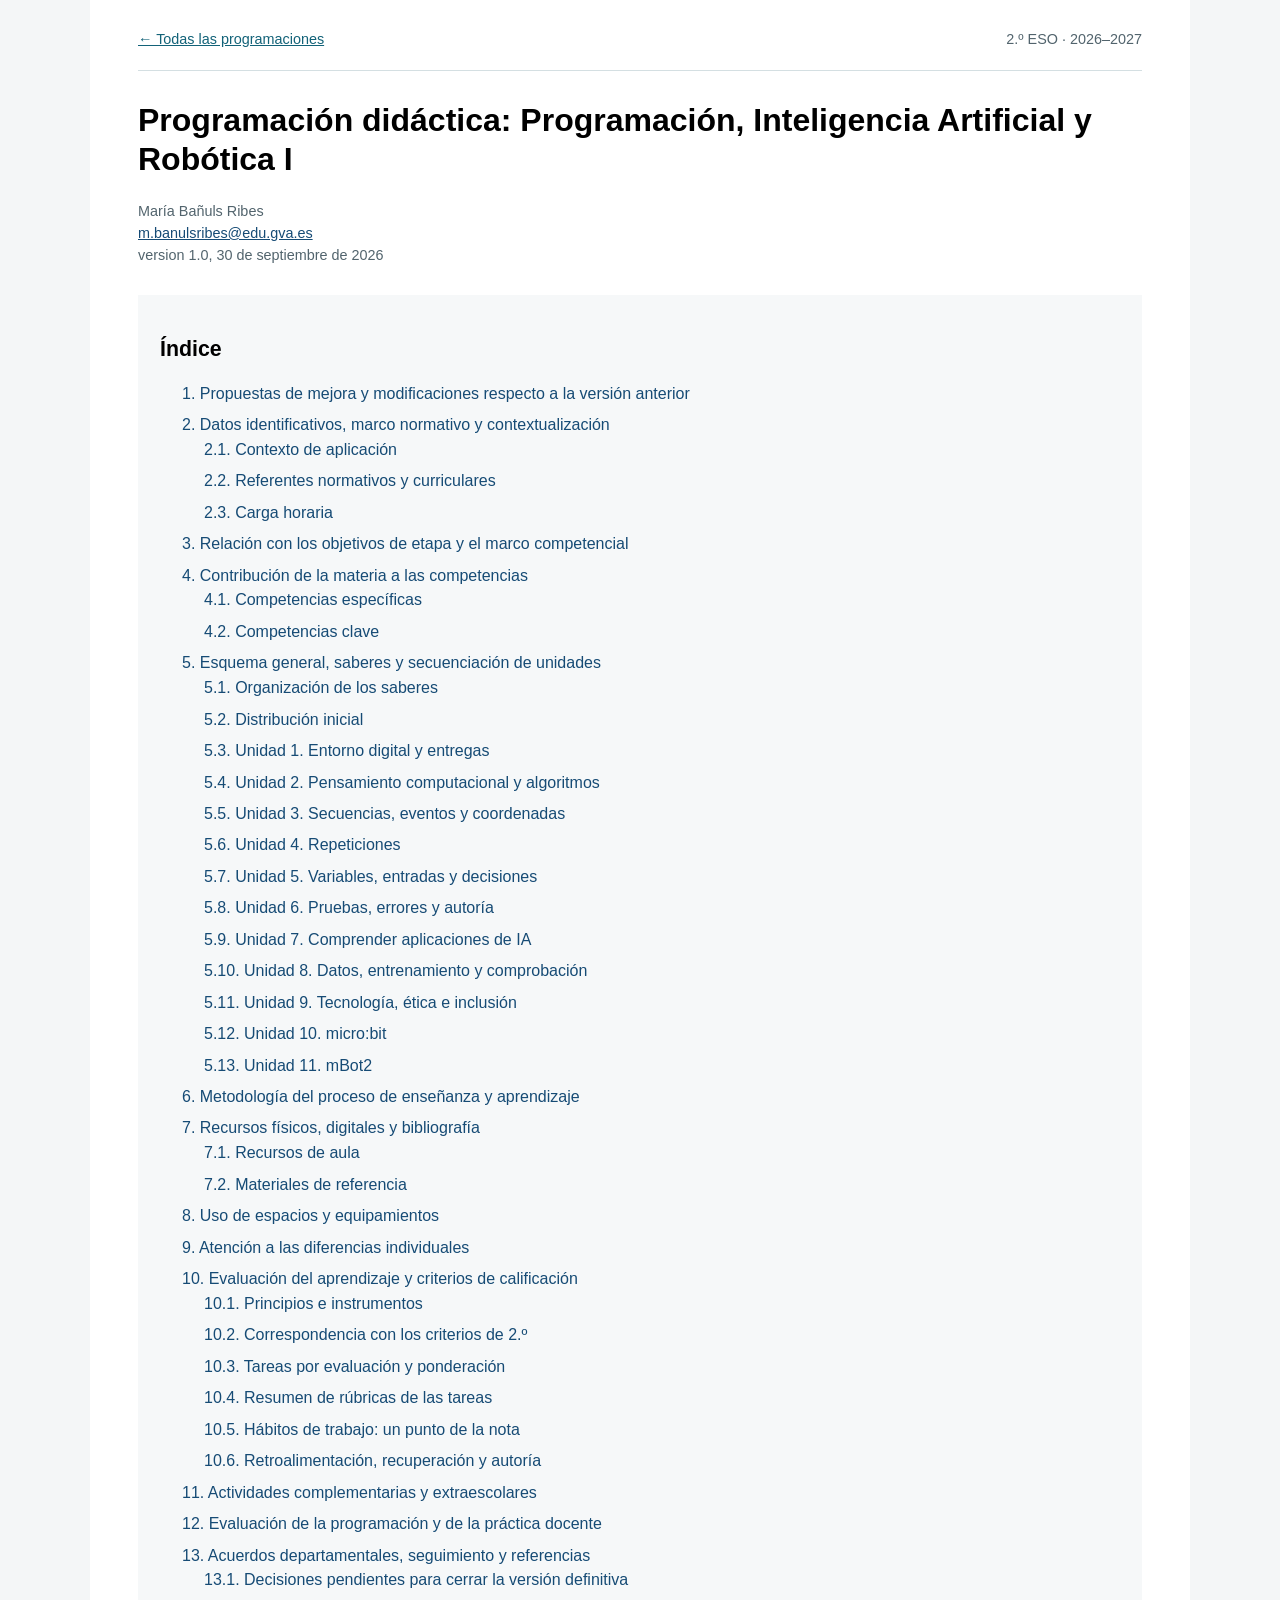
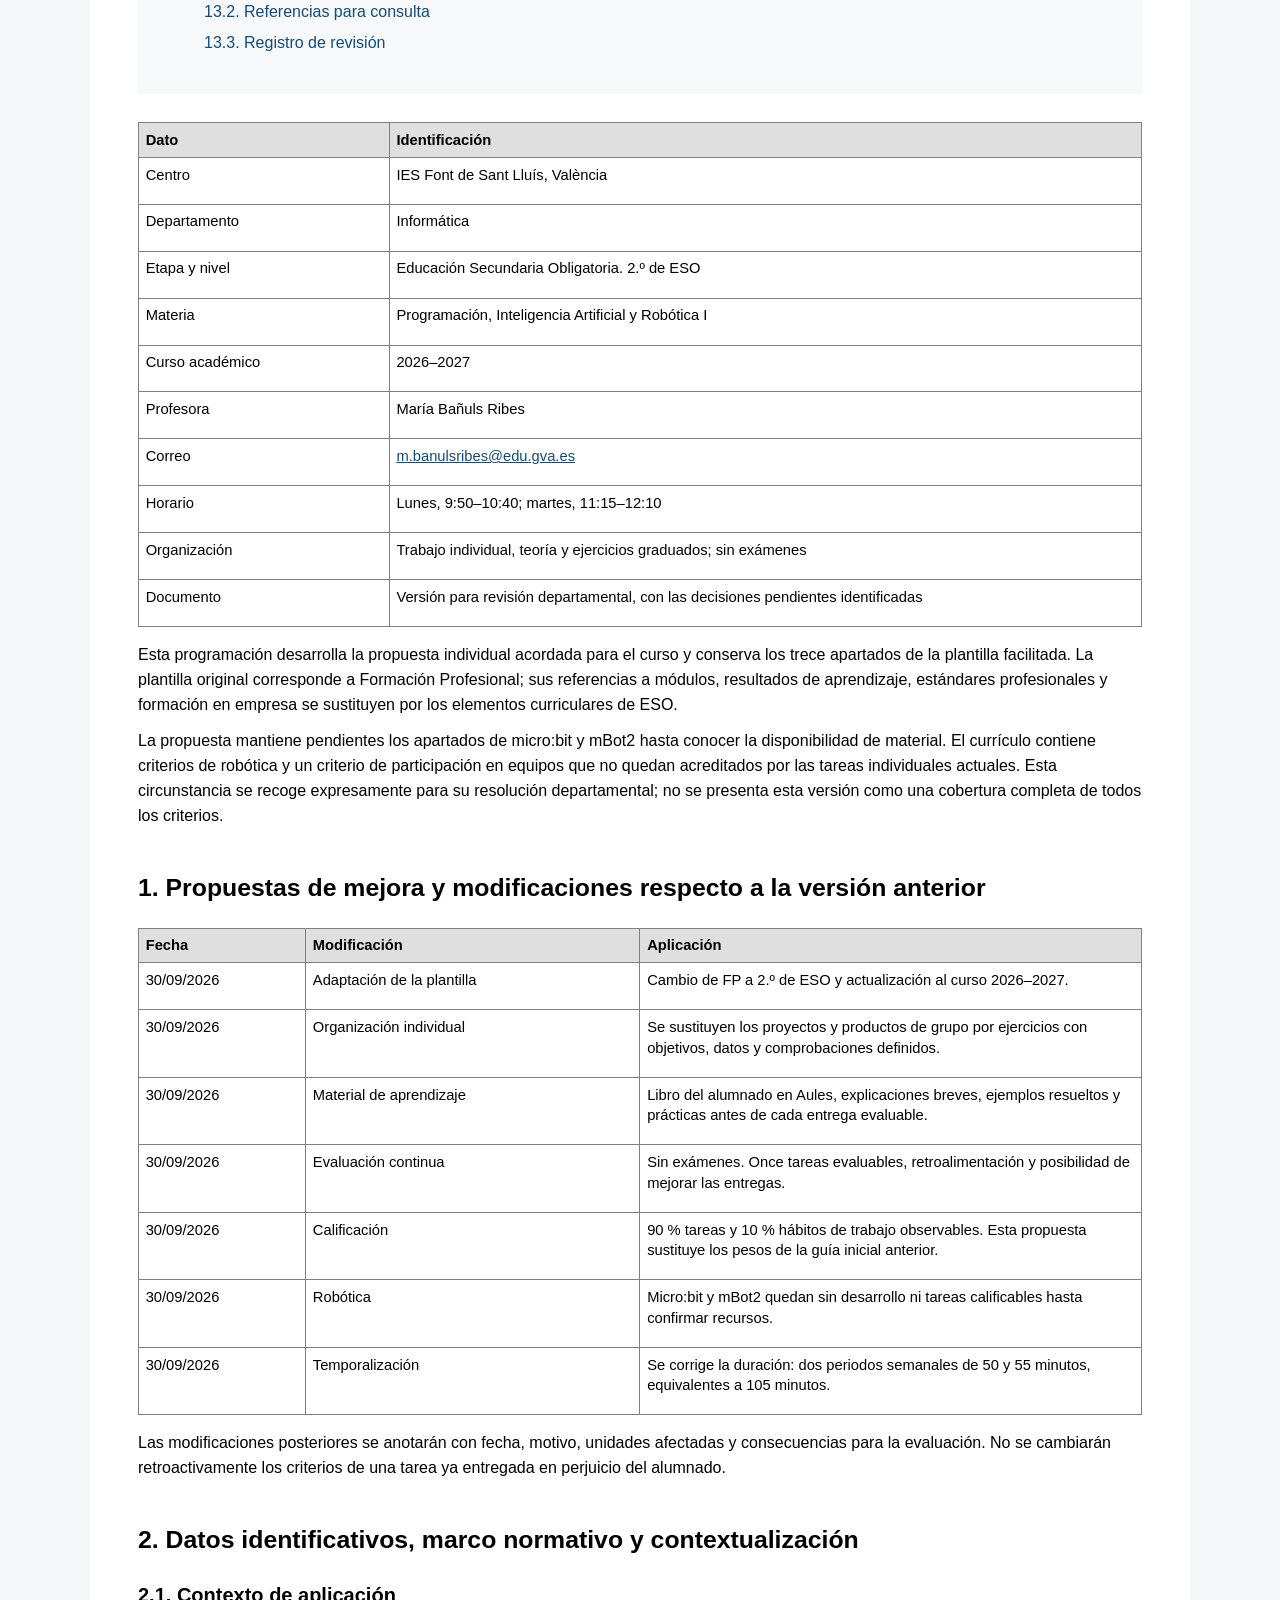
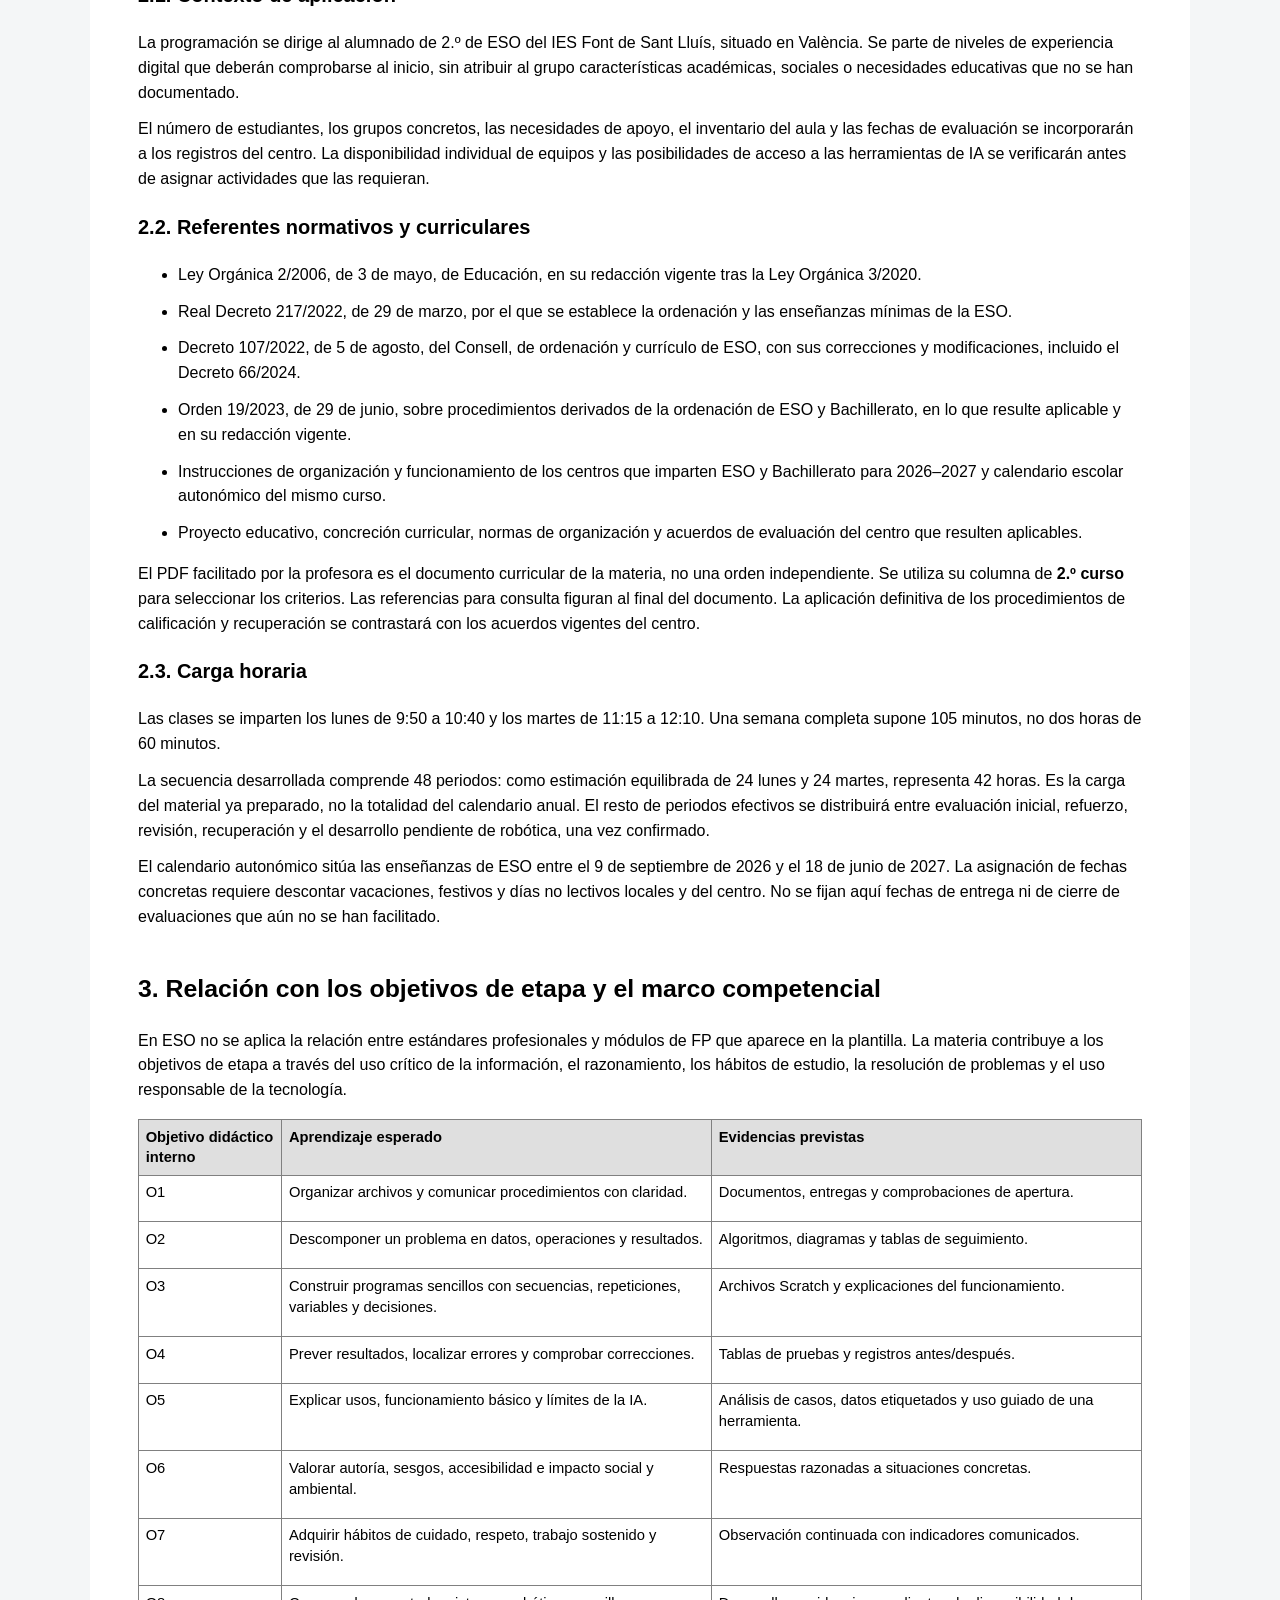
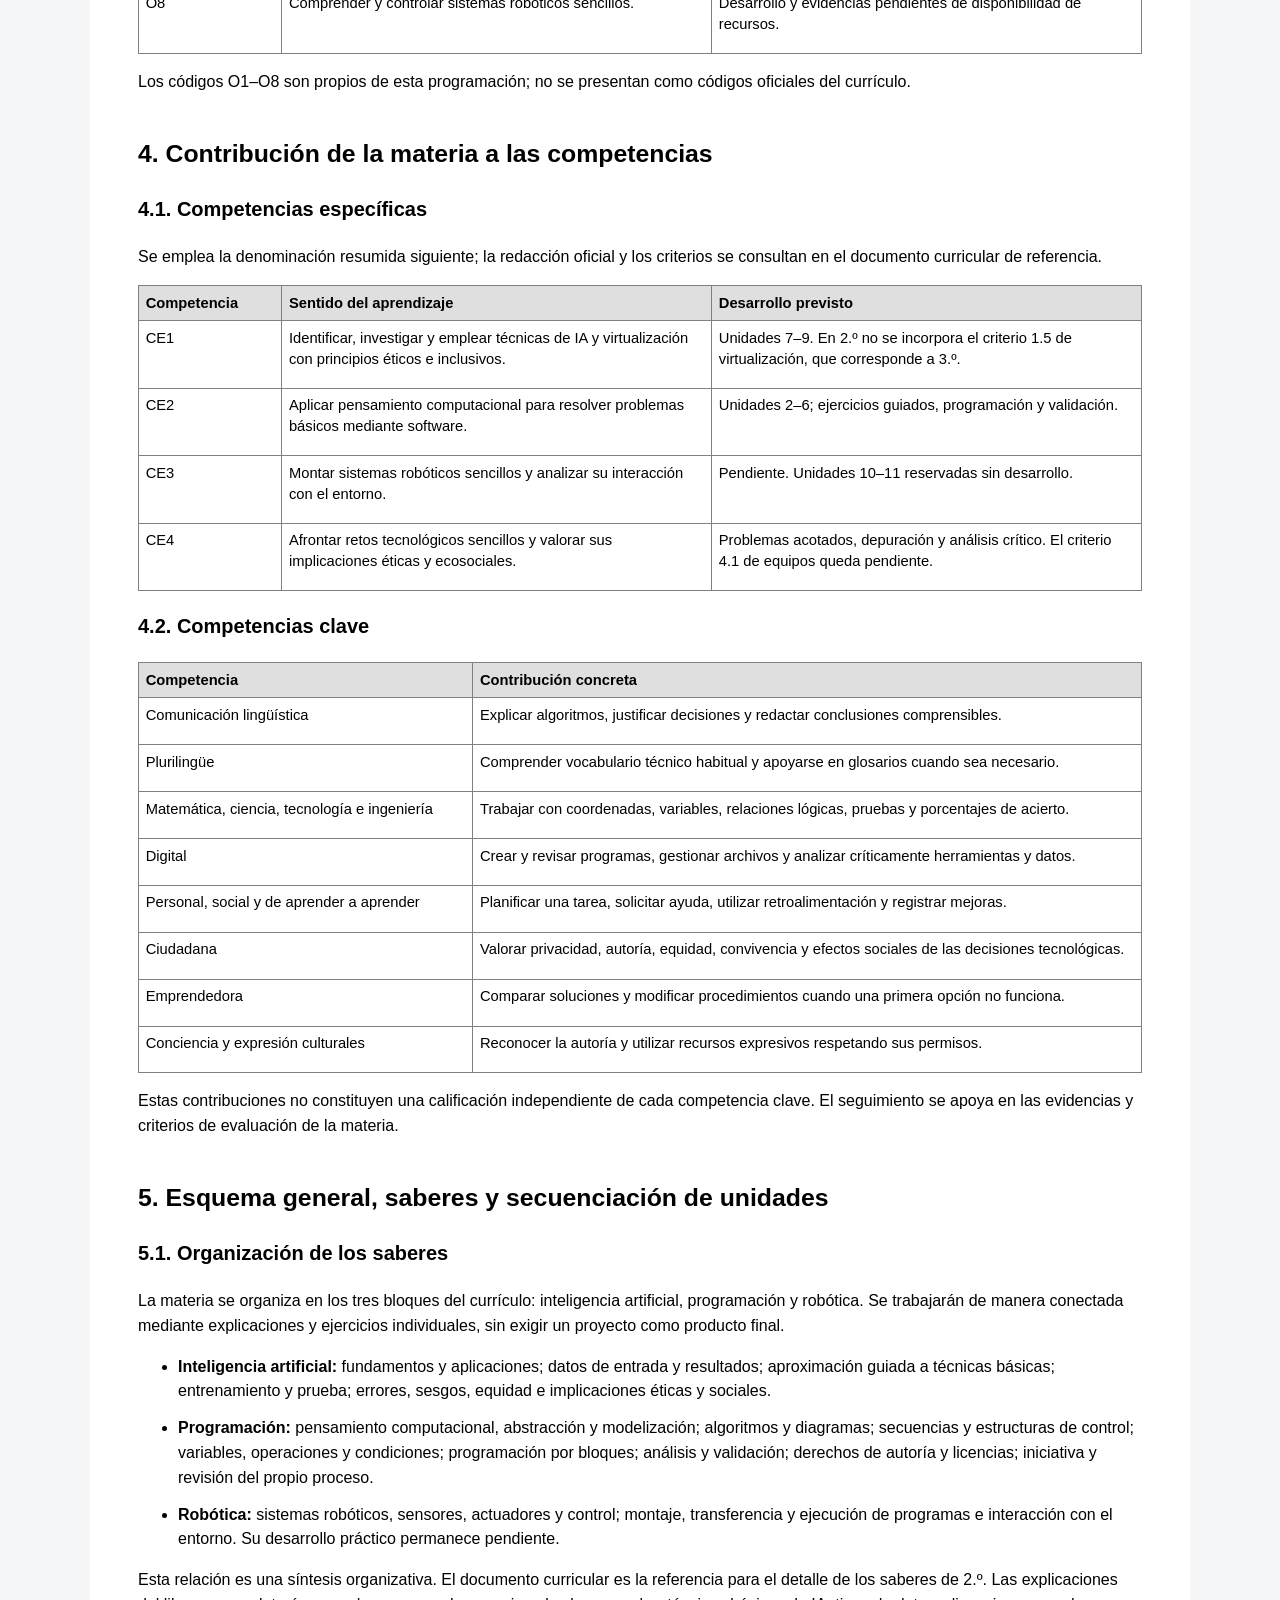
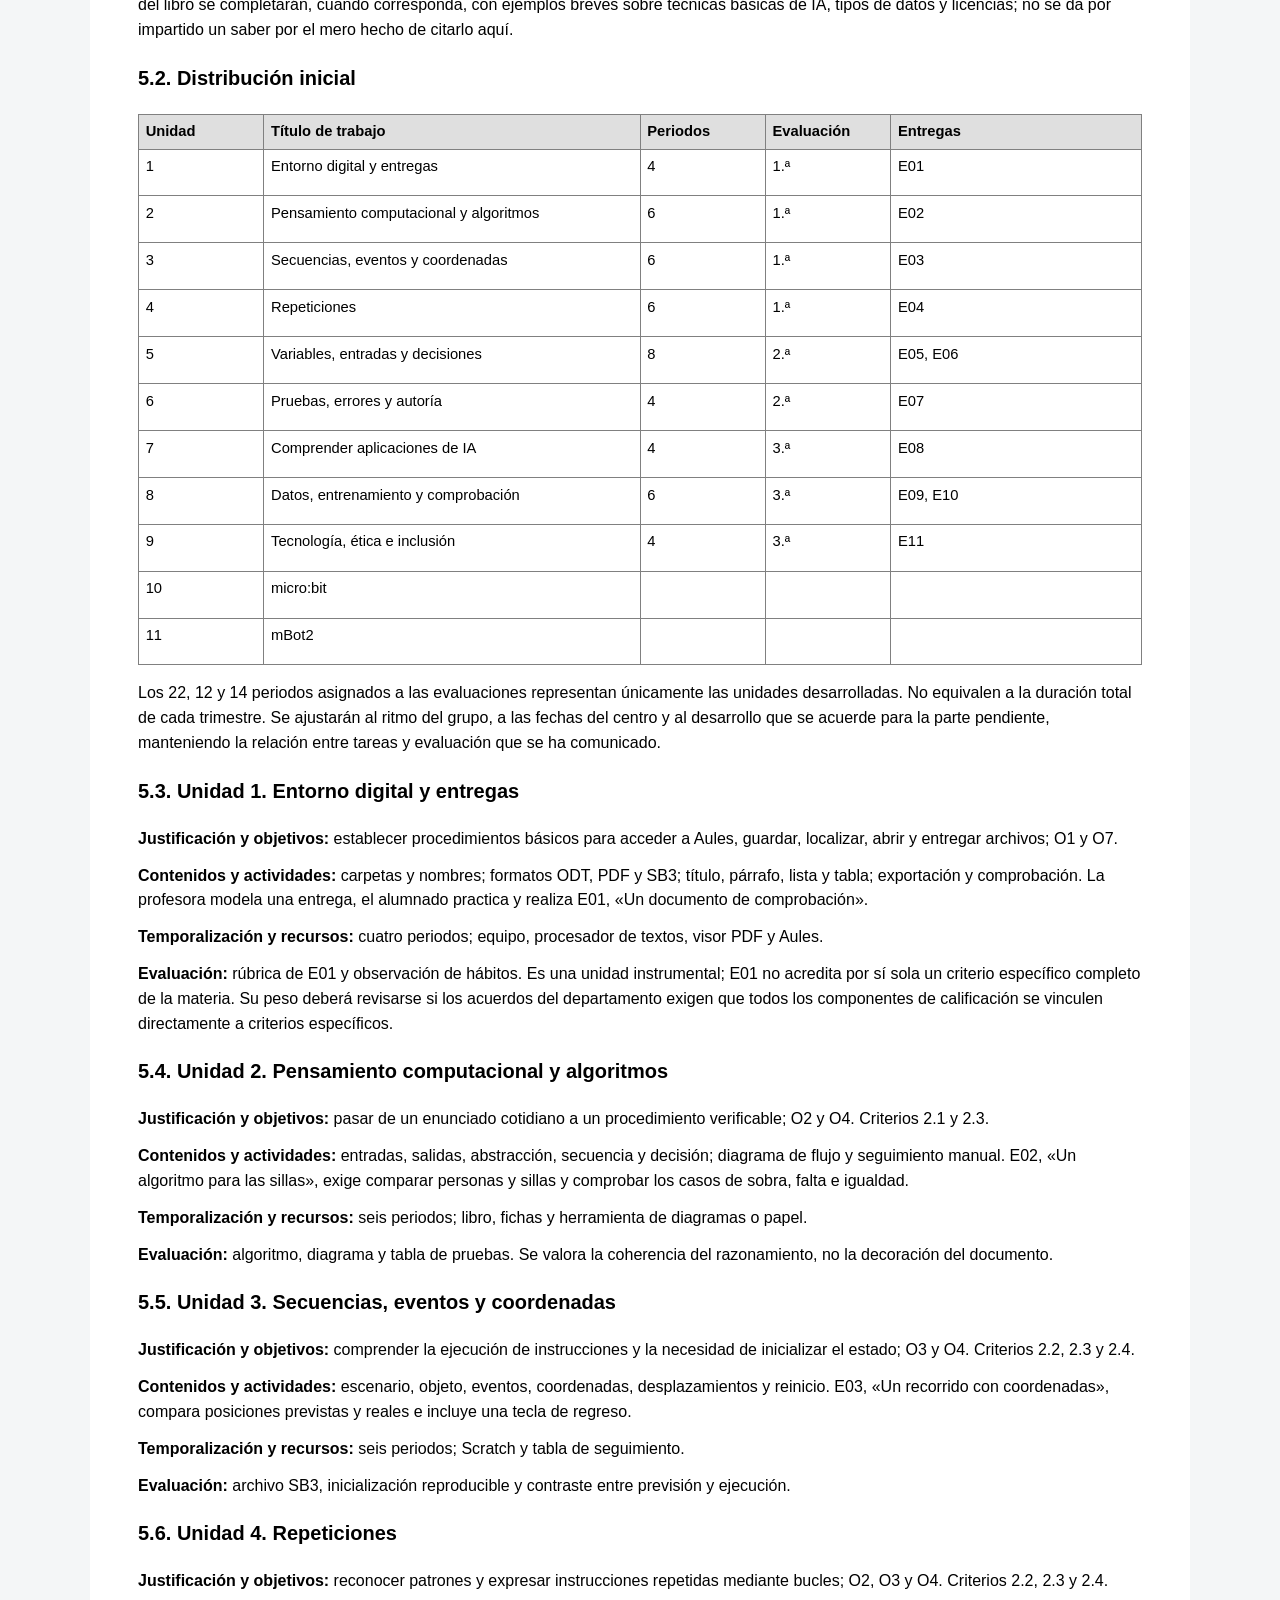
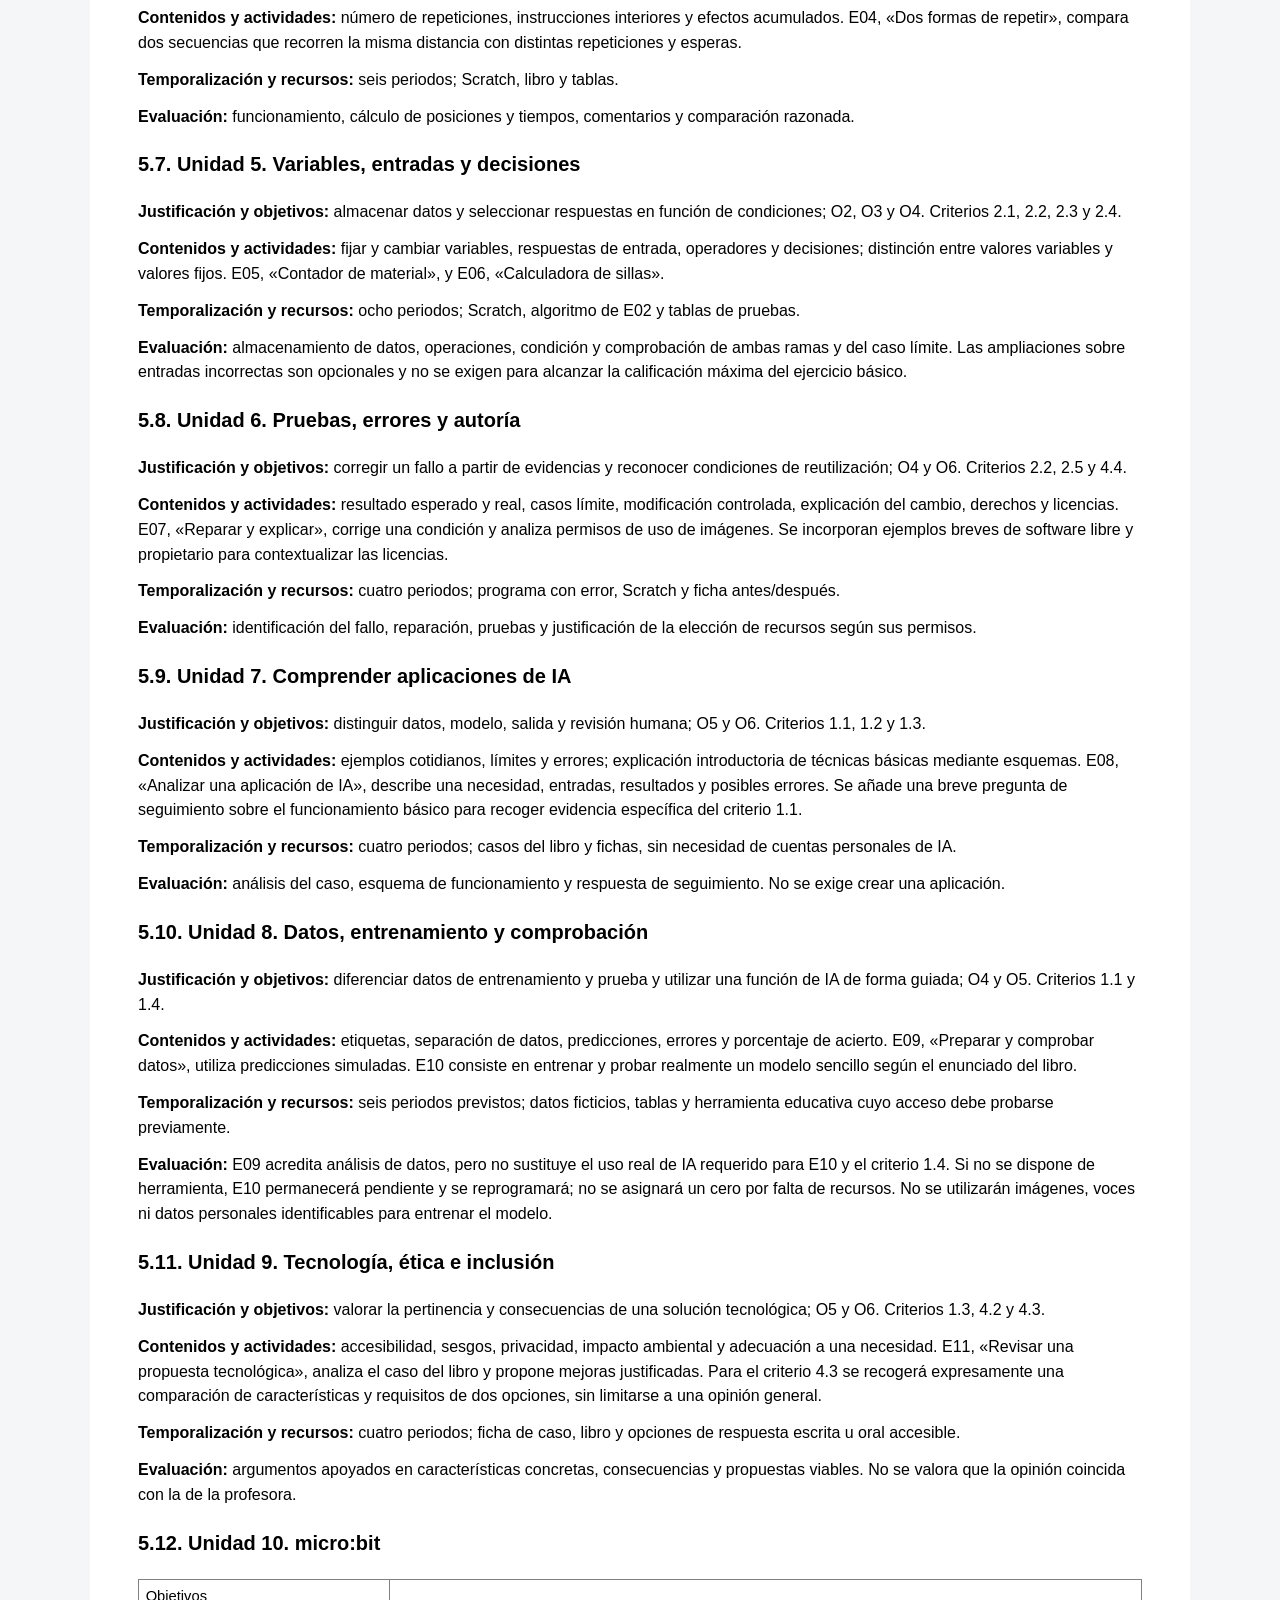
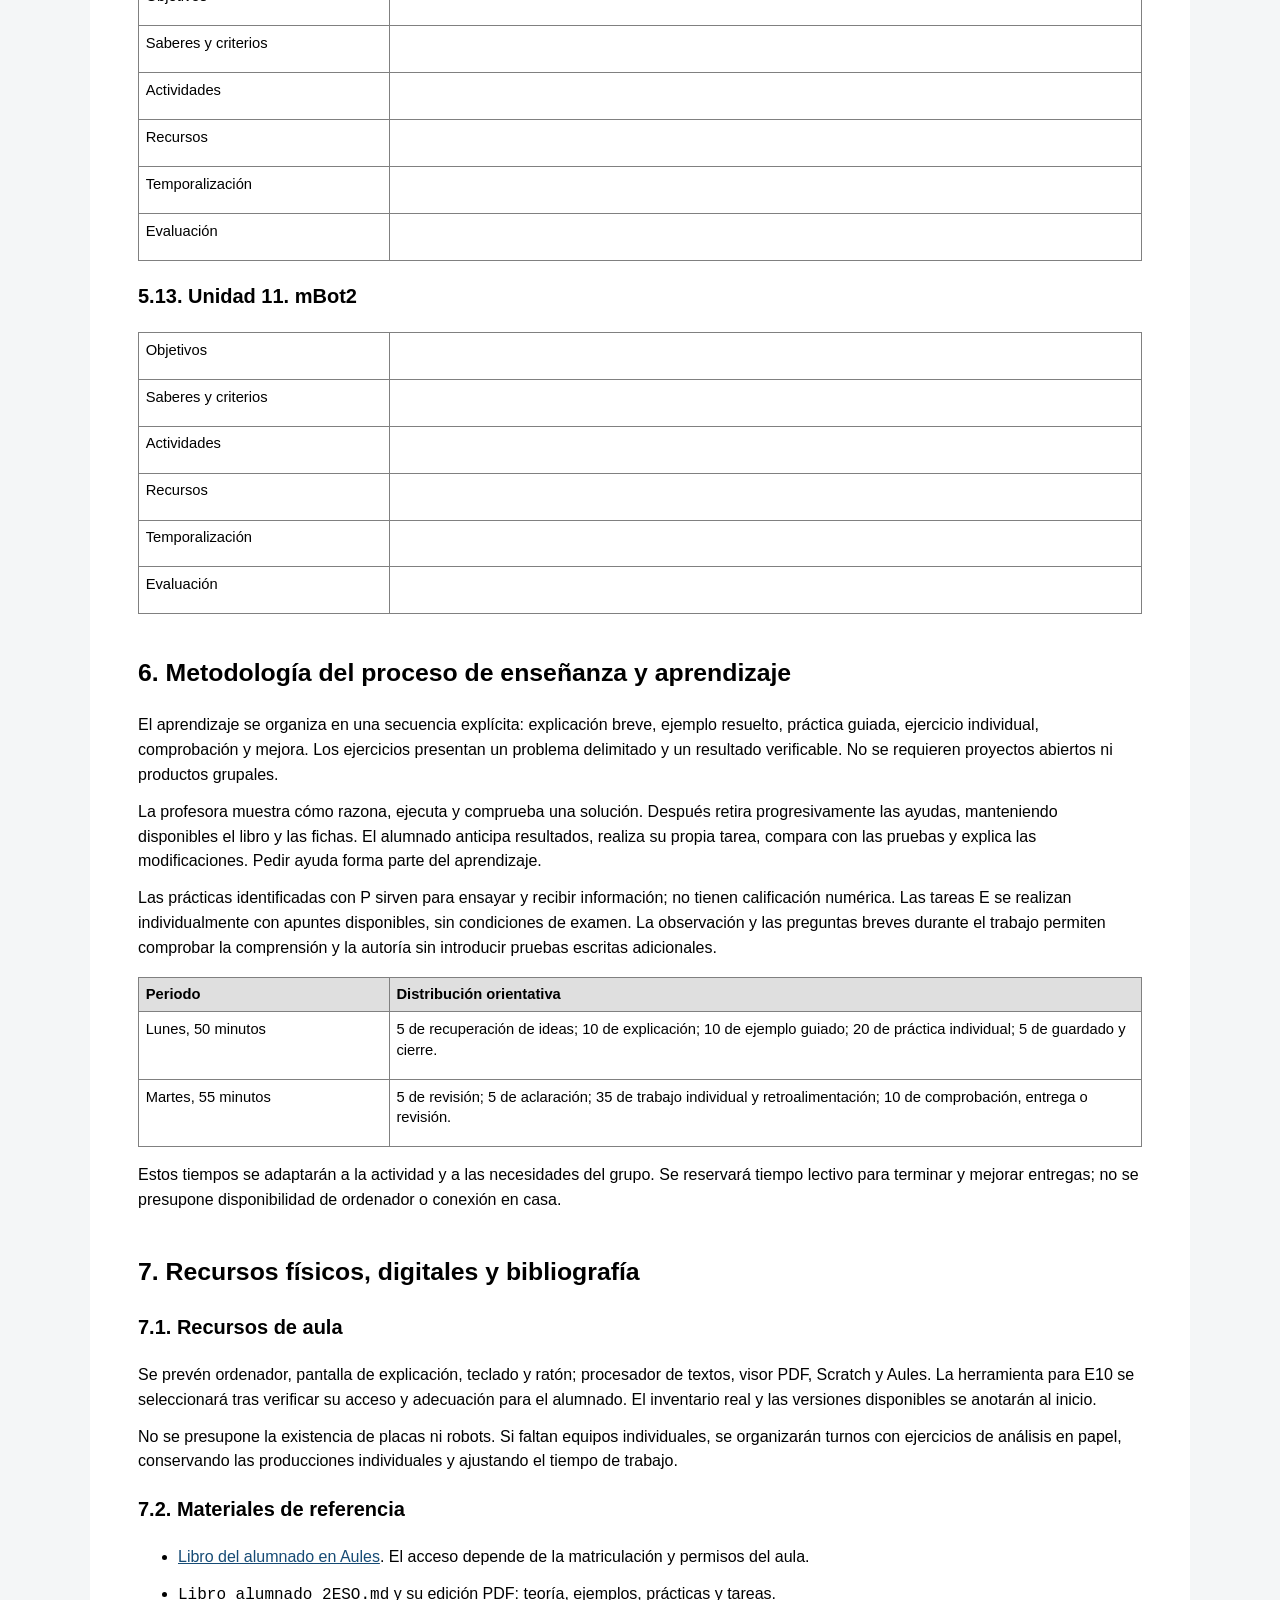
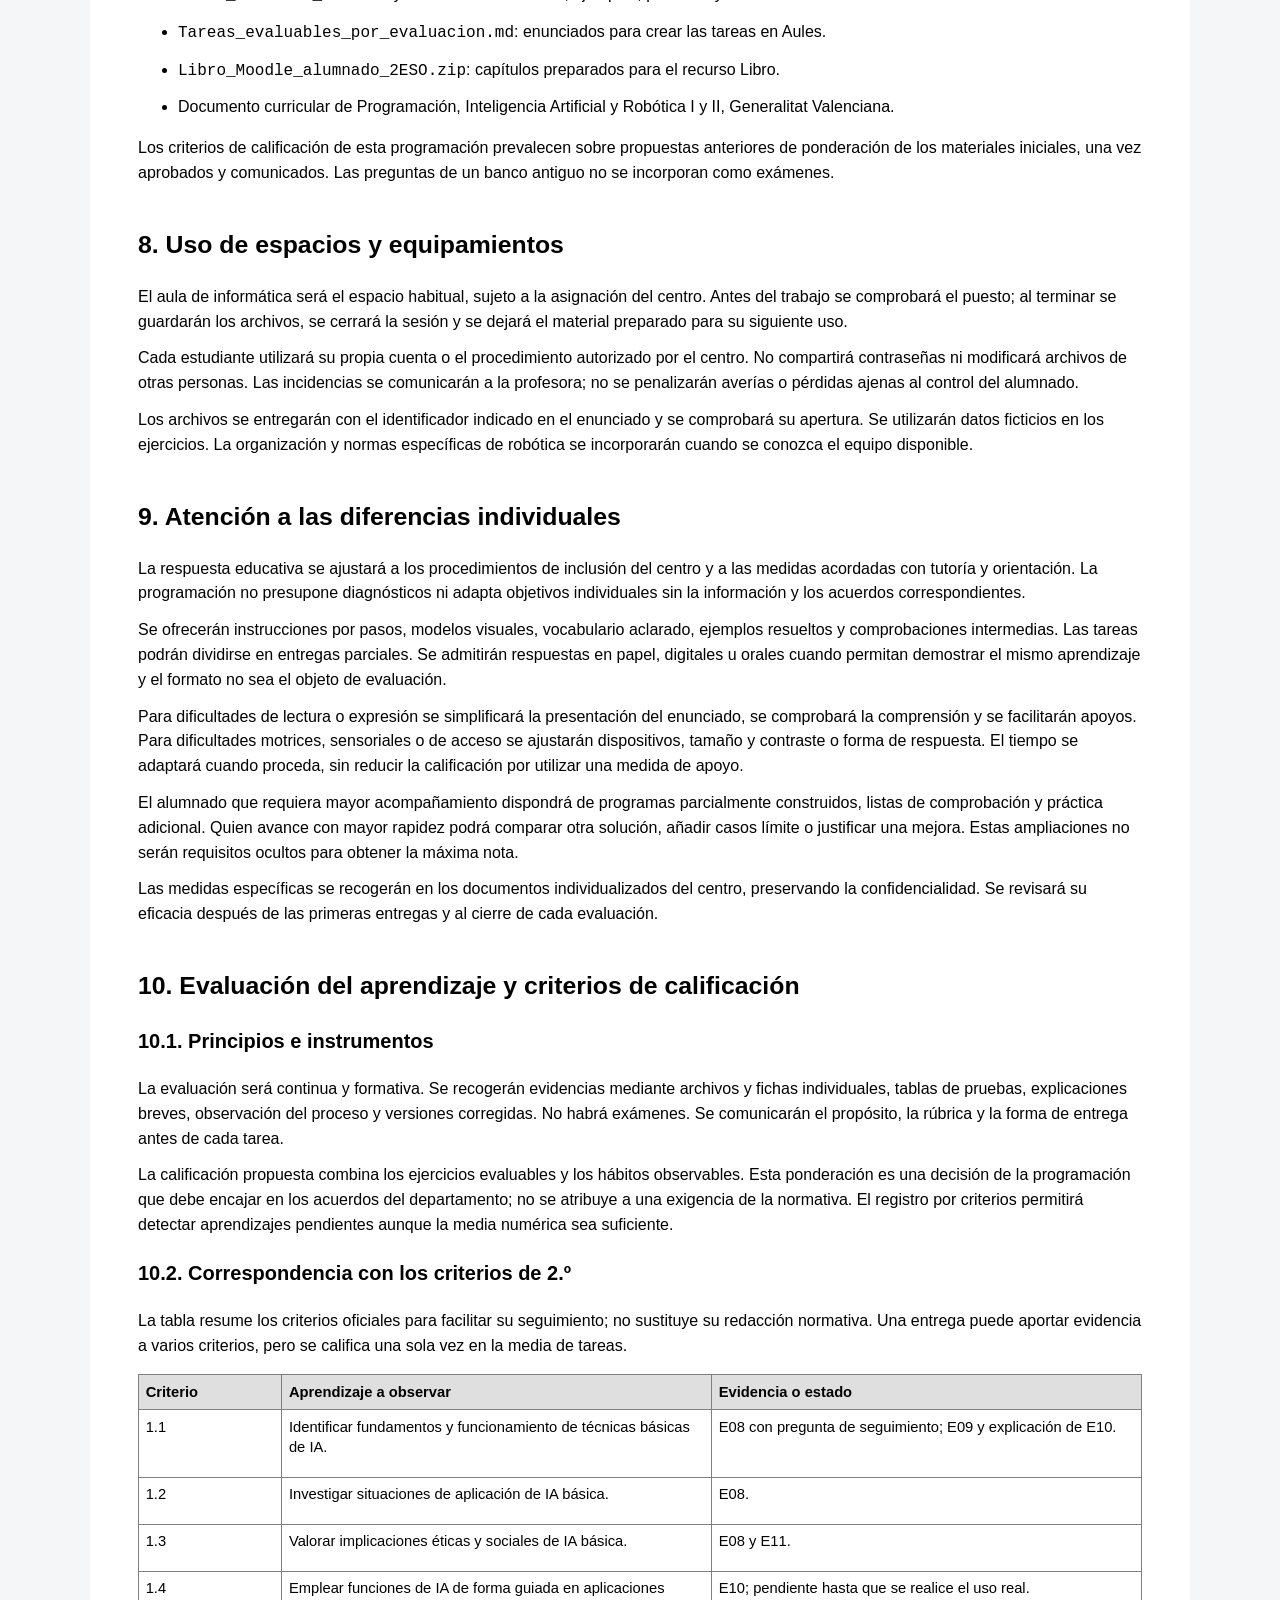
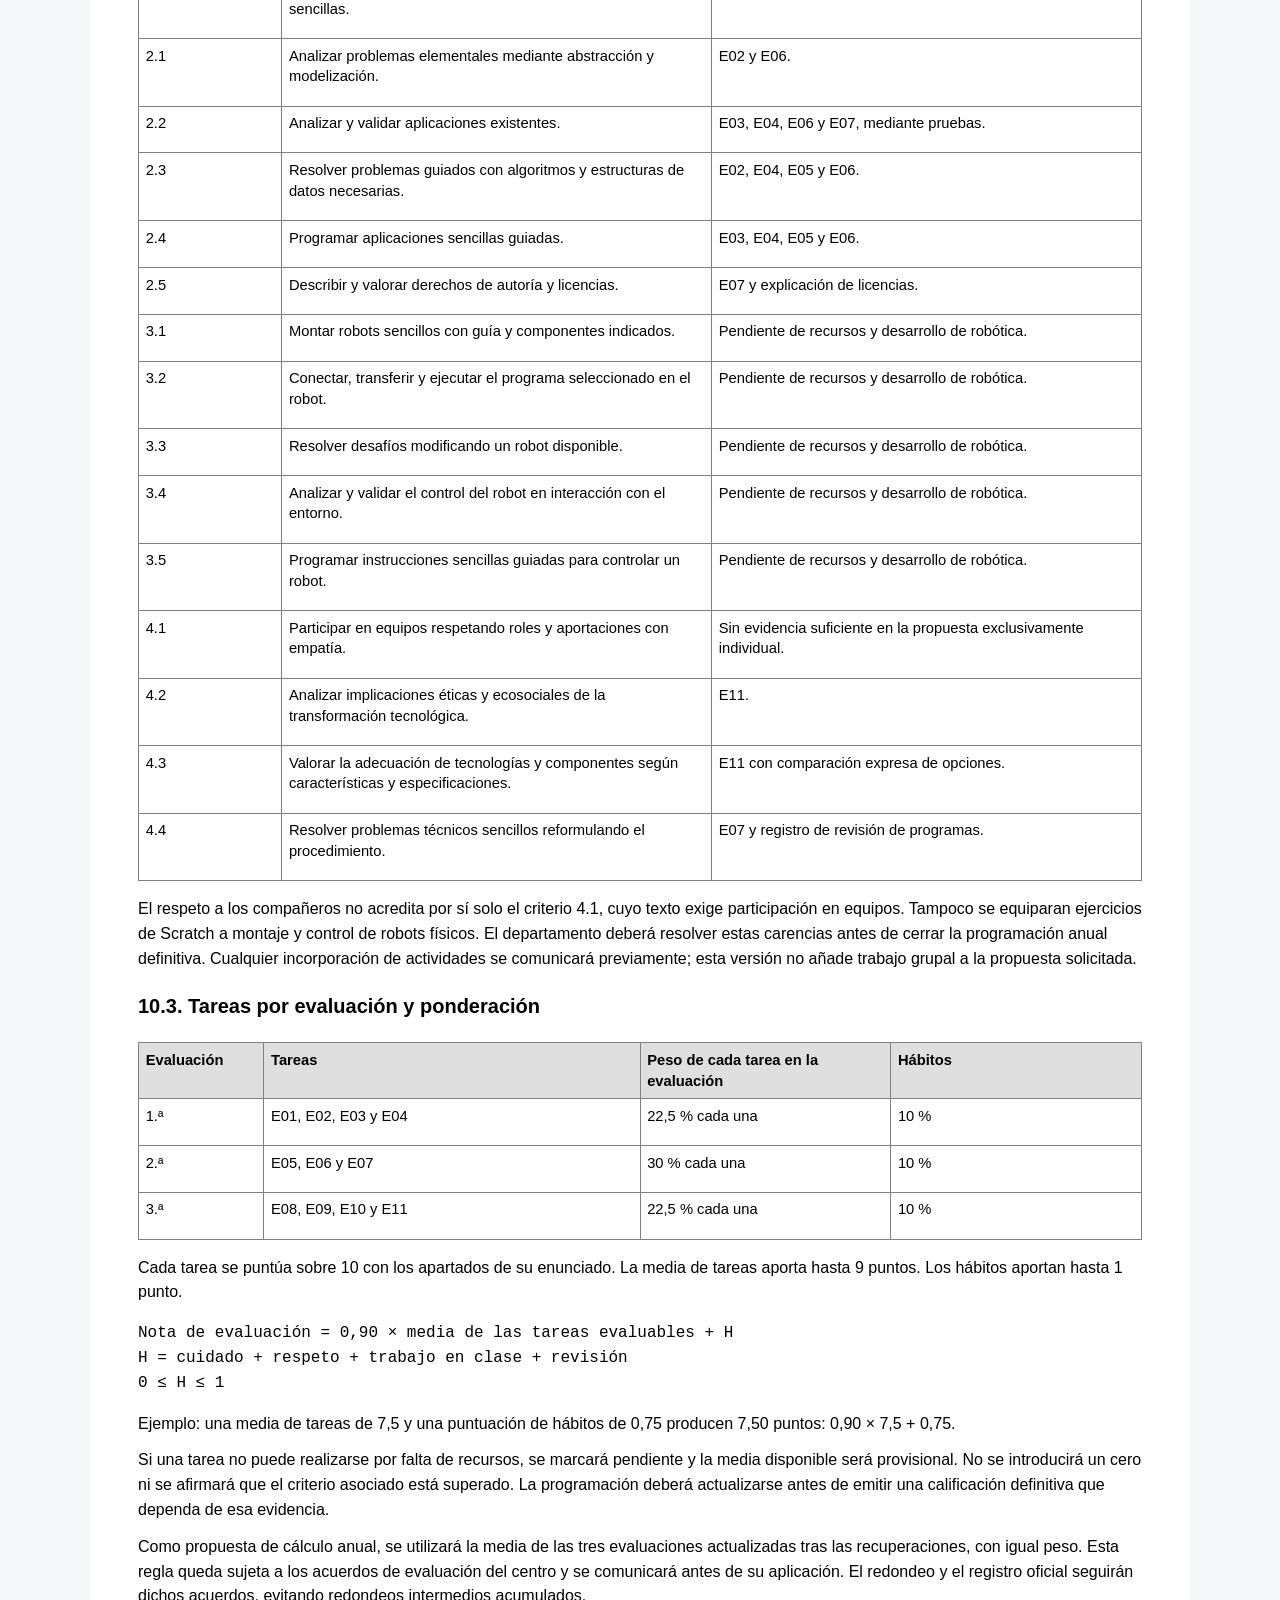
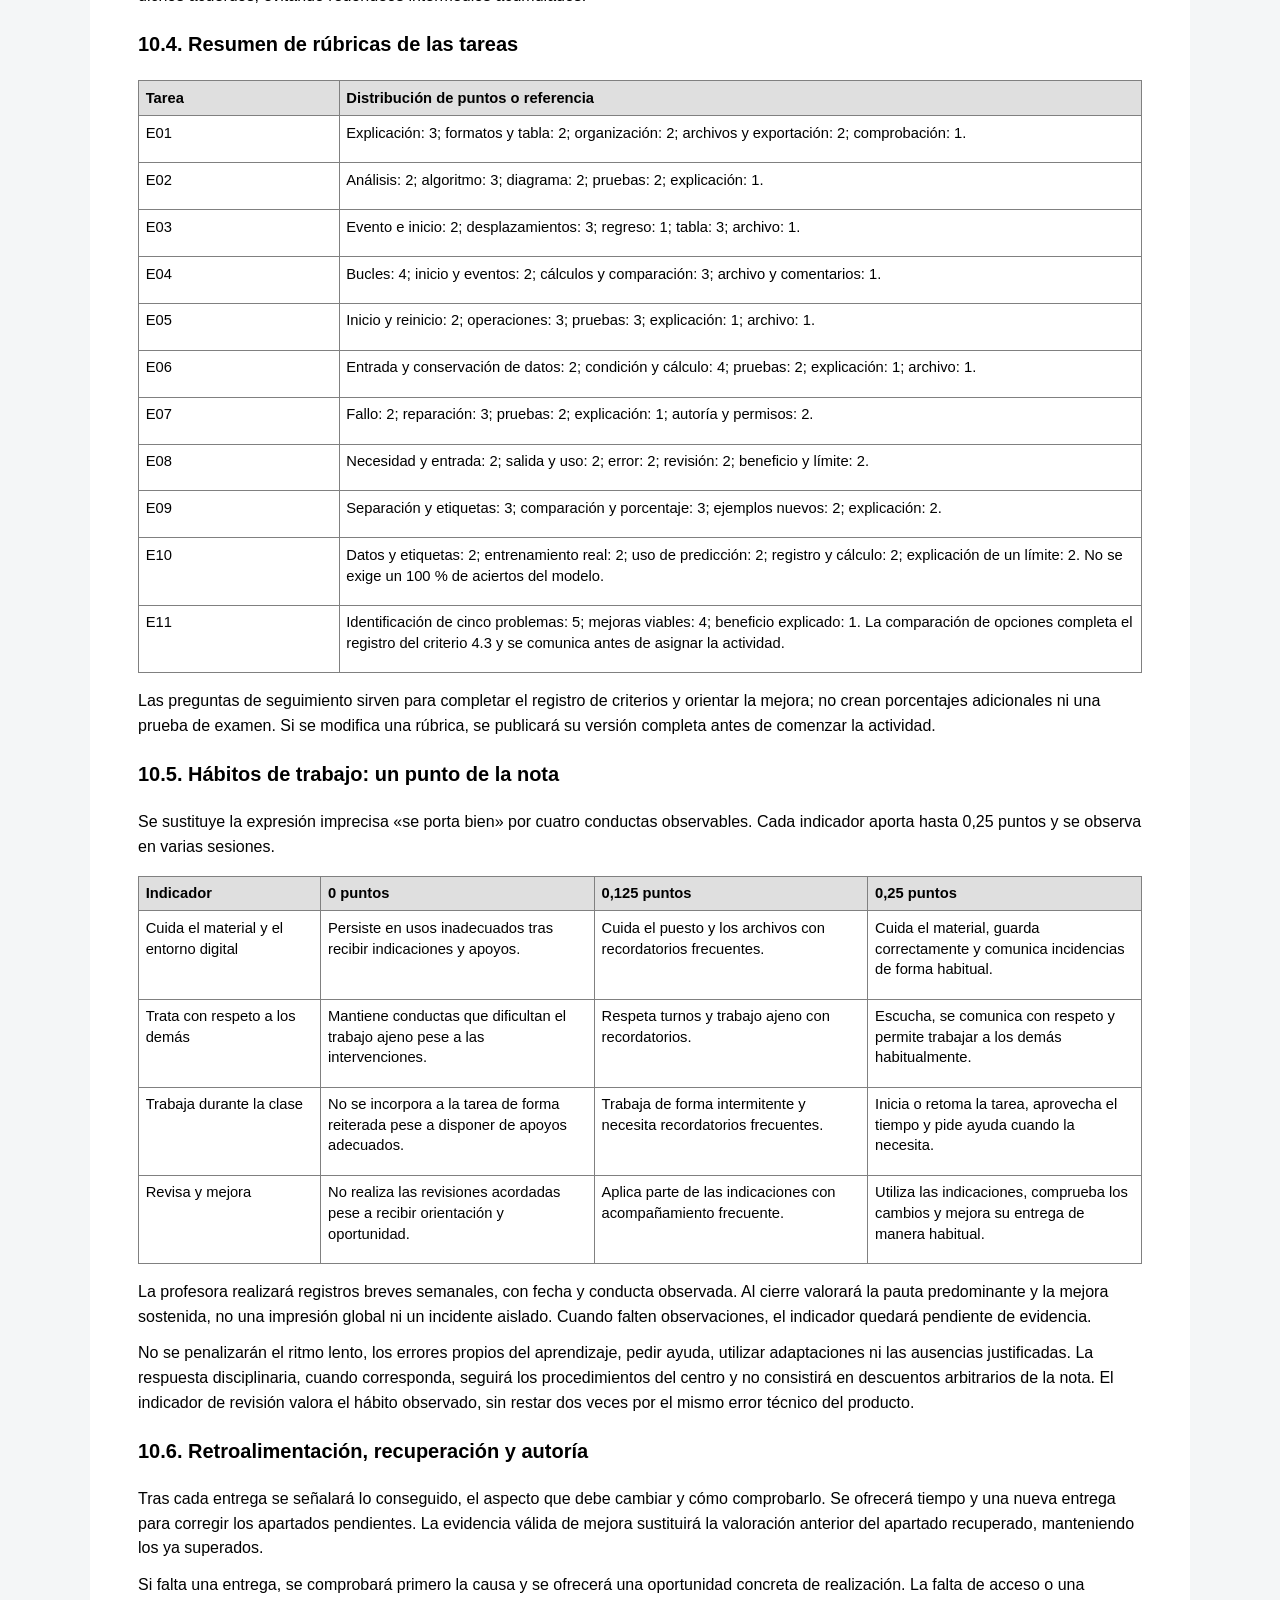
<file: docs/piar-i/index.html>
<!DOCTYPE html>
<html lang="es">
<head>
<meta charset="utf-8">
<meta http-equiv="X-UA-Compatible" content="IE=edge">
<meta name="viewport" content="width=device-width, initial-scale=1.0">
<meta name="generator" content="Asciidoctor 2.0.26">
<meta name="description" content="Programación didáctica de 2.º de ESO. IES Font de Sant Lluís. Curso 2026–2027.">
<meta name="author" content="María Bañuls Ribes">
<title>Programación didáctica: Programación, Inteligencia Artificial y Robótica I</title>
<link rel="stylesheet" href="../assets/styles/document.css">
</head>
<body class="article toc2 toc-left">
<nav class="site-nav" aria-label="Navegación"><a href="../index.html">← Todas las programaciones</a><span>2.º ESO · 2026–2027</span></nav>
<div id="header">
<h1>Programación didáctica: Programación, Inteligencia Artificial y Robótica I</h1>
<div class="details">
<span id="author" class="author">María Bañuls Ribes</span><br>
<span id="email" class="email"><a href="mailto:m.banulsribes@edu.gva.es">m.banulsribes@edu.gva.es</a></span><br>
<span id="revnumber">version 1.0,</span>
<span id="revdate">30 de septiembre de 2026</span>
</div>
<div id="toc" class="toc2">
<div id="toctitle">Índice</div>
<ul class="sectlevel1">
<li><a href="#_propuestas_de_mejora_y_modificaciones_respecto_a_la_versión_anterior">1. Propuestas de mejora y modificaciones respecto a la versión anterior</a></li>
<li><a href="#_datos_identificativos_marco_normativo_y_contextualización">2. Datos identificativos, marco normativo y contextualización</a>
<ul class="sectlevel2">
<li><a href="#_contexto_de_aplicación">2.1. Contexto de aplicación</a></li>
<li><a href="#_referentes_normativos_y_curriculares">2.2. Referentes normativos y curriculares</a></li>
<li><a href="#_carga_horaria">2.3. Carga horaria</a></li>
</ul>
</li>
<li><a href="#_relación_con_los_objetivos_de_etapa_y_el_marco_competencial">3. Relación con los objetivos de etapa y el marco competencial</a></li>
<li><a href="#_contribución_de_la_materia_a_las_competencias">4. Contribución de la materia a las competencias</a>
<ul class="sectlevel2">
<li><a href="#_competencias_específicas">4.1. Competencias específicas</a></li>
<li><a href="#_competencias_clave">4.2. Competencias clave</a></li>
</ul>
</li>
<li><a href="#_esquema_general_saberes_y_secuenciación_de_unidades">5. Esquema general, saberes y secuenciación de unidades</a>
<ul class="sectlevel2">
<li><a href="#_organización_de_los_saberes">5.1. Organización de los saberes</a></li>
<li><a href="#_distribución_inicial">5.2. Distribución inicial</a></li>
<li><a href="#_unidad_1_entorno_digital_y_entregas">5.3. Unidad 1. Entorno digital y entregas</a></li>
<li><a href="#_unidad_2_pensamiento_computacional_y_algoritmos">5.4. Unidad 2. Pensamiento computacional y algoritmos</a></li>
<li><a href="#_unidad_3_secuencias_eventos_y_coordenadas">5.5. Unidad 3. Secuencias, eventos y coordenadas</a></li>
<li><a href="#_unidad_4_repeticiones">5.6. Unidad 4. Repeticiones</a></li>
<li><a href="#_unidad_5_variables_entradas_y_decisiones">5.7. Unidad 5. Variables, entradas y decisiones</a></li>
<li><a href="#_unidad_6_pruebas_errores_y_autoría">5.8. Unidad 6. Pruebas, errores y autoría</a></li>
<li><a href="#_unidad_7_comprender_aplicaciones_de_ia">5.9. Unidad 7. Comprender aplicaciones de IA</a></li>
<li><a href="#_unidad_8_datos_entrenamiento_y_comprobación">5.10. Unidad 8. Datos, entrenamiento y comprobación</a></li>
<li><a href="#_unidad_9_tecnología_ética_e_inclusión">5.11. Unidad 9. Tecnología, ética e inclusión</a></li>
<li><a href="#_unidad_10_microbit">5.12. Unidad 10. micro:bit</a></li>
<li><a href="#_unidad_11_mbot2">5.13. Unidad 11. mBot2</a></li>
</ul>
</li>
<li><a href="#_metodología_del_proceso_de_enseñanza_y_aprendizaje">6. Metodología del proceso de enseñanza y aprendizaje</a></li>
<li><a href="#_recursos_físicos_digitales_y_bibliografía">7. Recursos físicos, digitales y bibliografía</a>
<ul class="sectlevel2">
<li><a href="#_recursos_de_aula">7.1. Recursos de aula</a></li>
<li><a href="#_materiales_de_referencia">7.2. Materiales de referencia</a></li>
</ul>
</li>
<li><a href="#_uso_de_espacios_y_equipamientos">8. Uso de espacios y equipamientos</a></li>
<li><a href="#_atención_a_las_diferencias_individuales">9. Atención a las diferencias individuales</a></li>
<li><a href="#_evaluación_del_aprendizaje_y_criterios_de_calificación">10. Evaluación del aprendizaje y criterios de calificación</a>
<ul class="sectlevel2">
<li><a href="#_principios_e_instrumentos">10.1. Principios e instrumentos</a></li>
<li><a href="#_correspondencia_con_los_criterios_de_2_º">10.2. Correspondencia con los criterios de 2.º</a></li>
<li><a href="#_tareas_por_evaluación_y_ponderación">10.3. Tareas por evaluación y ponderación</a></li>
<li><a href="#_resumen_de_rúbricas_de_las_tareas">10.4. Resumen de rúbricas de las tareas</a></li>
<li><a href="#_hábitos_de_trabajo_un_punto_de_la_nota">10.5. Hábitos de trabajo: un punto de la nota</a></li>
<li><a href="#_retroalimentación_recuperación_y_autoría">10.6. Retroalimentación, recuperación y autoría</a></li>
</ul>
</li>
<li><a href="#_actividades_complementarias_y_extraescolares">11. Actividades complementarias y extraescolares</a></li>
<li><a href="#_evaluación_de_la_programación_y_de_la_práctica_docente">12. Evaluación de la programación y de la práctica docente</a></li>
<li><a href="#_acuerdos_departamentales_seguimiento_y_referencias">13. Acuerdos departamentales, seguimiento y referencias</a>
<ul class="sectlevel2">
<li><a href="#_decisiones_pendientes_para_cerrar_la_versión_definitiva">13.1. Decisiones pendientes para cerrar la versión definitiva</a></li>
<li><a href="#_referencias_para_consulta">13.2. Referencias para consulta</a></li>
<li><a href="#_registro_de_revisión">13.3. Registro de revisión</a></li>
</ul>
</li>
</ul>
</div>
</div>
<div id="content">
<div id="preamble">
<div class="sectionbody">
<table class="tableblock frame-all grid-all stretch">
<colgroup>
<col style="width: 25%;">
<col style="width: 75%;">
</colgroup>
<thead>
<tr>
<th class="tableblock halign-left valign-top">Dato</th>
<th class="tableblock halign-left valign-top">Identificación</th>
</tr>
</thead>
<tbody>
<tr>
<td class="tableblock halign-left valign-top"><p class="tableblock">Centro</p></td>
<td class="tableblock halign-left valign-top"><p class="tableblock">IES Font de Sant Lluís, València</p></td>
</tr>
<tr>
<td class="tableblock halign-left valign-top"><p class="tableblock">Departamento</p></td>
<td class="tableblock halign-left valign-top"><p class="tableblock">Informática</p></td>
</tr>
<tr>
<td class="tableblock halign-left valign-top"><p class="tableblock">Etapa y nivel</p></td>
<td class="tableblock halign-left valign-top"><p class="tableblock">Educación Secundaria Obligatoria. 2.º de ESO</p></td>
</tr>
<tr>
<td class="tableblock halign-left valign-top"><p class="tableblock">Materia</p></td>
<td class="tableblock halign-left valign-top"><p class="tableblock">Programación, Inteligencia Artificial y Robótica I</p></td>
</tr>
<tr>
<td class="tableblock halign-left valign-top"><p class="tableblock">Curso académico</p></td>
<td class="tableblock halign-left valign-top"><p class="tableblock">2026–2027</p></td>
</tr>
<tr>
<td class="tableblock halign-left valign-top"><p class="tableblock">Profesora</p></td>
<td class="tableblock halign-left valign-top"><p class="tableblock">María Bañuls Ribes</p></td>
</tr>
<tr>
<td class="tableblock halign-left valign-top"><p class="tableblock">Correo</p></td>
<td class="tableblock halign-left valign-top"><p class="tableblock"><a href="mailto:m.banulsribes@edu.gva.es">m.banulsribes@edu.gva.es</a></p></td>
</tr>
<tr>
<td class="tableblock halign-left valign-top"><p class="tableblock">Horario</p></td>
<td class="tableblock halign-left valign-top"><p class="tableblock">Lunes, 9:50–10:40; martes, 11:15–12:10</p></td>
</tr>
<tr>
<td class="tableblock halign-left valign-top"><p class="tableblock">Organización</p></td>
<td class="tableblock halign-left valign-top"><p class="tableblock">Trabajo individual, teoría y ejercicios graduados; sin exámenes</p></td>
</tr>
<tr>
<td class="tableblock halign-left valign-top"><p class="tableblock">Documento</p></td>
<td class="tableblock halign-left valign-top"><p class="tableblock">Versión para revisión departamental, con las decisiones pendientes identificadas</p></td>
</tr>
</tbody>
</table>
<div class="paragraph">
<p>Esta programación desarrolla la propuesta individual acordada para el curso y conserva los trece apartados de la plantilla facilitada. La plantilla original corresponde a Formación Profesional; sus referencias a módulos, resultados de aprendizaje, estándares profesionales y formación en empresa se sustituyen por los elementos curriculares de ESO.</p>
</div>
<div class="paragraph">
<p>La propuesta mantiene pendientes los apartados de micro:bit y mBot2 hasta conocer la disponibilidad de material. El currículo contiene criterios de robótica y un criterio de participación en equipos que no quedan acreditados por las tareas individuales actuales. Esta circunstancia se recoge expresamente para su resolución departamental; no se presenta esta versión como una cobertura completa de todos los criterios.</p>
</div>
</div>
</div>
<div class="sect1">
<h2 id="_propuestas_de_mejora_y_modificaciones_respecto_a_la_versión_anterior">1. Propuestas de mejora y modificaciones respecto a la versión anterior</h2>
<div class="sectionbody">
<table class="tableblock frame-all grid-all stretch">
<colgroup>
<col style="width: 16.6666%;">
<col style="width: 33.3333%;">
<col style="width: 50.0001%;">
</colgroup>
<thead>
<tr>
<th class="tableblock halign-left valign-top">Fecha</th>
<th class="tableblock halign-left valign-top">Modificación</th>
<th class="tableblock halign-left valign-top">Aplicación</th>
</tr>
</thead>
<tbody>
<tr>
<td class="tableblock halign-left valign-top"><p class="tableblock">30/09/2026</p></td>
<td class="tableblock halign-left valign-top"><p class="tableblock">Adaptación de la plantilla</p></td>
<td class="tableblock halign-left valign-top"><p class="tableblock">Cambio de FP a 2.º de ESO y actualización al curso 2026–2027.</p></td>
</tr>
<tr>
<td class="tableblock halign-left valign-top"><p class="tableblock">30/09/2026</p></td>
<td class="tableblock halign-left valign-top"><p class="tableblock">Organización individual</p></td>
<td class="tableblock halign-left valign-top"><p class="tableblock">Se sustituyen los proyectos y productos de grupo por ejercicios con objetivos, datos y comprobaciones definidos.</p></td>
</tr>
<tr>
<td class="tableblock halign-left valign-top"><p class="tableblock">30/09/2026</p></td>
<td class="tableblock halign-left valign-top"><p class="tableblock">Material de aprendizaje</p></td>
<td class="tableblock halign-left valign-top"><p class="tableblock">Libro del alumnado en Aules, explicaciones breves, ejemplos resueltos y prácticas antes de cada entrega evaluable.</p></td>
</tr>
<tr>
<td class="tableblock halign-left valign-top"><p class="tableblock">30/09/2026</p></td>
<td class="tableblock halign-left valign-top"><p class="tableblock">Evaluación continua</p></td>
<td class="tableblock halign-left valign-top"><p class="tableblock">Sin exámenes. Once tareas evaluables, retroalimentación y posibilidad de mejorar las entregas.</p></td>
</tr>
<tr>
<td class="tableblock halign-left valign-top"><p class="tableblock">30/09/2026</p></td>
<td class="tableblock halign-left valign-top"><p class="tableblock">Calificación</p></td>
<td class="tableblock halign-left valign-top"><p class="tableblock">90 % tareas y 10 % hábitos de trabajo observables. Esta propuesta sustituye los pesos de la guía inicial anterior.</p></td>
</tr>
<tr>
<td class="tableblock halign-left valign-top"><p class="tableblock">30/09/2026</p></td>
<td class="tableblock halign-left valign-top"><p class="tableblock">Robótica</p></td>
<td class="tableblock halign-left valign-top"><p class="tableblock">Micro:bit y mBot2 quedan sin desarrollo ni tareas calificables hasta confirmar recursos.</p></td>
</tr>
<tr>
<td class="tableblock halign-left valign-top"><p class="tableblock">30/09/2026</p></td>
<td class="tableblock halign-left valign-top"><p class="tableblock">Temporalización</p></td>
<td class="tableblock halign-left valign-top"><p class="tableblock">Se corrige la duración: dos periodos semanales de 50 y 55 minutos, equivalentes a 105 minutos.</p></td>
</tr>
</tbody>
</table>
<div class="paragraph">
<p>Las modificaciones posteriores se anotarán con fecha, motivo, unidades afectadas y consecuencias para la evaluación. No se cambiarán retroactivamente los criterios de una tarea ya entregada en perjuicio del alumnado.</p>
</div>
</div>
</div>
<div class="sect1">
<h2 id="_datos_identificativos_marco_normativo_y_contextualización">2. Datos identificativos, marco normativo y contextualización</h2>
<div class="sectionbody">
<div class="sect2">
<h3 id="_contexto_de_aplicación">2.1. Contexto de aplicación</h3>
<div class="paragraph">
<p>La programación se dirige al alumnado de 2.º de ESO del IES Font de Sant Lluís, situado en València. Se parte de niveles de experiencia digital que deberán comprobarse al inicio, sin atribuir al grupo características académicas, sociales o necesidades educativas que no se han documentado.</p>
</div>
<div class="paragraph">
<p>El número de estudiantes, los grupos concretos, las necesidades de apoyo, el inventario del aula y las fechas de evaluación se incorporarán a los registros del centro. La disponibilidad individual de equipos y las posibilidades de acceso a las herramientas de IA se verificarán antes de asignar actividades que las requieran.</p>
</div>
</div>
<div class="sect2">
<h3 id="_referentes_normativos_y_curriculares">2.2. Referentes normativos y curriculares</h3>
<div class="ulist">
<ul>
<li>
<p>Ley Orgánica 2/2006, de 3 de mayo, de Educación, en su redacción vigente tras la Ley Orgánica 3/2020.</p>
</li>
<li>
<p>Real Decreto 217/2022, de 29 de marzo, por el que se establece la ordenación y las enseñanzas mínimas de la ESO.</p>
</li>
<li>
<p>Decreto 107/2022, de 5 de agosto, del Consell, de ordenación y currículo de ESO, con sus correcciones y modificaciones, incluido el Decreto 66/2024.</p>
</li>
<li>
<p>Orden 19/2023, de 29 de junio, sobre procedimientos derivados de la ordenación de ESO y Bachillerato, en lo que resulte aplicable y en su redacción vigente.</p>
</li>
<li>
<p>Instrucciones de organización y funcionamiento de los centros que imparten ESO y Bachillerato para 2026–2027 y calendario escolar autonómico del mismo curso.</p>
</li>
<li>
<p>Proyecto educativo, concreción curricular, normas de organización y acuerdos de evaluación del centro que resulten aplicables.</p>
</li>
</ul>
</div>
<div class="paragraph">
<p>El PDF facilitado por la profesora es el documento curricular de la materia, no una orden independiente. Se utiliza su columna de <strong>2.º curso</strong> para seleccionar los criterios. Las referencias para consulta figuran al final del documento. La aplicación definitiva de los procedimientos de calificación y recuperación se contrastará con los acuerdos vigentes del centro.</p>
</div>
</div>
<div class="sect2">
<h3 id="_carga_horaria">2.3. Carga horaria</h3>
<div class="paragraph">
<p>Las clases se imparten los lunes de 9:50 a 10:40 y los martes de 11:15 a 12:10. Una semana completa supone 105 minutos, no dos horas de 60 minutos.</p>
</div>
<div class="paragraph">
<p>La secuencia desarrollada comprende 48 periodos: como estimación equilibrada de 24 lunes y 24 martes, representa 42 horas. Es la carga del material ya preparado, no la totalidad del calendario anual. El resto de periodos efectivos se distribuirá entre evaluación inicial, refuerzo, revisión, recuperación y el desarrollo pendiente de robótica, una vez confirmado.</p>
</div>
<div class="paragraph">
<p>El calendario autonómico sitúa las enseñanzas de ESO entre el 9 de septiembre de 2026 y el 18 de junio de 2027. La asignación de fechas concretas requiere descontar vacaciones, festivos y días no lectivos locales y del centro. No se fijan aquí fechas de entrega ni de cierre de evaluaciones que aún no se han facilitado.</p>
</div>
</div>
</div>
</div>
<div class="sect1">
<h2 id="_relación_con_los_objetivos_de_etapa_y_el_marco_competencial">3. Relación con los objetivos de etapa y el marco competencial</h2>
<div class="sectionbody">
<div class="paragraph">
<p>En ESO no se aplica la relación entre estándares profesionales y módulos de FP que aparece en la plantilla. La materia contribuye a los objetivos de etapa a través del uso crítico de la información, el razonamiento, los hábitos de estudio, la resolución de problemas y el uso responsable de la tecnología.</p>
</div>
<table class="tableblock frame-all grid-all stretch">
<colgroup>
<col style="width: 14.2857%;">
<col style="width: 42.8571%;">
<col style="width: 42.8572%;">
</colgroup>
<thead>
<tr>
<th class="tableblock halign-left valign-top">Objetivo didáctico interno</th>
<th class="tableblock halign-left valign-top">Aprendizaje esperado</th>
<th class="tableblock halign-left valign-top">Evidencias previstas</th>
</tr>
</thead>
<tbody>
<tr>
<td class="tableblock halign-left valign-top"><p class="tableblock">O1</p></td>
<td class="tableblock halign-left valign-top"><p class="tableblock">Organizar archivos y comunicar procedimientos con claridad.</p></td>
<td class="tableblock halign-left valign-top"><p class="tableblock">Documentos, entregas y comprobaciones de apertura.</p></td>
</tr>
<tr>
<td class="tableblock halign-left valign-top"><p class="tableblock">O2</p></td>
<td class="tableblock halign-left valign-top"><p class="tableblock">Descomponer un problema en datos, operaciones y resultados.</p></td>
<td class="tableblock halign-left valign-top"><p class="tableblock">Algoritmos, diagramas y tablas de seguimiento.</p></td>
</tr>
<tr>
<td class="tableblock halign-left valign-top"><p class="tableblock">O3</p></td>
<td class="tableblock halign-left valign-top"><p class="tableblock">Construir programas sencillos con secuencias, repeticiones, variables y decisiones.</p></td>
<td class="tableblock halign-left valign-top"><p class="tableblock">Archivos Scratch y explicaciones del funcionamiento.</p></td>
</tr>
<tr>
<td class="tableblock halign-left valign-top"><p class="tableblock">O4</p></td>
<td class="tableblock halign-left valign-top"><p class="tableblock">Prever resultados, localizar errores y comprobar correcciones.</p></td>
<td class="tableblock halign-left valign-top"><p class="tableblock">Tablas de pruebas y registros antes/después.</p></td>
</tr>
<tr>
<td class="tableblock halign-left valign-top"><p class="tableblock">O5</p></td>
<td class="tableblock halign-left valign-top"><p class="tableblock">Explicar usos, funcionamiento básico y límites de la IA.</p></td>
<td class="tableblock halign-left valign-top"><p class="tableblock">Análisis de casos, datos etiquetados y uso guiado de una herramienta.</p></td>
</tr>
<tr>
<td class="tableblock halign-left valign-top"><p class="tableblock">O6</p></td>
<td class="tableblock halign-left valign-top"><p class="tableblock">Valorar autoría, sesgos, accesibilidad e impacto social y ambiental.</p></td>
<td class="tableblock halign-left valign-top"><p class="tableblock">Respuestas razonadas a situaciones concretas.</p></td>
</tr>
<tr>
<td class="tableblock halign-left valign-top"><p class="tableblock">O7</p></td>
<td class="tableblock halign-left valign-top"><p class="tableblock">Adquirir hábitos de cuidado, respeto, trabajo sostenido y revisión.</p></td>
<td class="tableblock halign-left valign-top"><p class="tableblock">Observación continuada con indicadores comunicados.</p></td>
</tr>
<tr>
<td class="tableblock halign-left valign-top"><p class="tableblock">O8</p></td>
<td class="tableblock halign-left valign-top"><p class="tableblock">Comprender y controlar sistemas robóticos sencillos.</p></td>
<td class="tableblock halign-left valign-top"><p class="tableblock">Desarrollo y evidencias pendientes de disponibilidad de recursos.</p></td>
</tr>
</tbody>
</table>
<div class="paragraph">
<p>Los códigos O1–O8 son propios de esta programación; no se presentan como códigos oficiales del currículo.</p>
</div>
</div>
</div>
<div class="sect1">
<h2 id="_contribución_de_la_materia_a_las_competencias">4. Contribución de la materia a las competencias</h2>
<div class="sectionbody">
<div class="sect2">
<h3 id="_competencias_específicas">4.1. Competencias específicas</h3>
<div class="paragraph">
<p>Se emplea la denominación resumida siguiente; la redacción oficial y los criterios se consultan en el documento curricular de referencia.</p>
</div>
<table class="tableblock frame-all grid-all stretch">
<colgroup>
<col style="width: 14.2857%;">
<col style="width: 42.8571%;">
<col style="width: 42.8572%;">
</colgroup>
<thead>
<tr>
<th class="tableblock halign-left valign-top">Competencia</th>
<th class="tableblock halign-left valign-top">Sentido del aprendizaje</th>
<th class="tableblock halign-left valign-top">Desarrollo previsto</th>
</tr>
</thead>
<tbody>
<tr>
<td class="tableblock halign-left valign-top"><p class="tableblock">CE1</p></td>
<td class="tableblock halign-left valign-top"><p class="tableblock">Identificar, investigar y emplear técnicas de IA y virtualización con principios éticos e inclusivos.</p></td>
<td class="tableblock halign-left valign-top"><p class="tableblock">Unidades 7–9. En 2.º no se incorpora el criterio 1.5 de virtualización, que corresponde a 3.º.</p></td>
</tr>
<tr>
<td class="tableblock halign-left valign-top"><p class="tableblock">CE2</p></td>
<td class="tableblock halign-left valign-top"><p class="tableblock">Aplicar pensamiento computacional para resolver problemas básicos mediante software.</p></td>
<td class="tableblock halign-left valign-top"><p class="tableblock">Unidades 2–6; ejercicios guiados, programación y validación.</p></td>
</tr>
<tr>
<td class="tableblock halign-left valign-top"><p class="tableblock">CE3</p></td>
<td class="tableblock halign-left valign-top"><p class="tableblock">Montar sistemas robóticos sencillos y analizar su interacción con el entorno.</p></td>
<td class="tableblock halign-left valign-top"><p class="tableblock">Pendiente. Unidades 10–11 reservadas sin desarrollo.</p></td>
</tr>
<tr>
<td class="tableblock halign-left valign-top"><p class="tableblock">CE4</p></td>
<td class="tableblock halign-left valign-top"><p class="tableblock">Afrontar retos tecnológicos sencillos y valorar sus implicaciones éticas y ecosociales.</p></td>
<td class="tableblock halign-left valign-top"><p class="tableblock">Problemas acotados, depuración y análisis crítico. El criterio 4.1 de equipos queda pendiente.</p></td>
</tr>
</tbody>
</table>
</div>
<div class="sect2">
<h3 id="_competencias_clave">4.2. Competencias clave</h3>
<table class="tableblock frame-all grid-all stretch">
<colgroup>
<col style="width: 33.3333%;">
<col style="width: 66.6667%;">
</colgroup>
<thead>
<tr>
<th class="tableblock halign-left valign-top">Competencia</th>
<th class="tableblock halign-left valign-top">Contribución concreta</th>
</tr>
</thead>
<tbody>
<tr>
<td class="tableblock halign-left valign-top"><p class="tableblock">Comunicación lingüística</p></td>
<td class="tableblock halign-left valign-top"><p class="tableblock">Explicar algoritmos, justificar decisiones y redactar conclusiones comprensibles.</p></td>
</tr>
<tr>
<td class="tableblock halign-left valign-top"><p class="tableblock">Plurilingüe</p></td>
<td class="tableblock halign-left valign-top"><p class="tableblock">Comprender vocabulario técnico habitual y apoyarse en glosarios cuando sea necesario.</p></td>
</tr>
<tr>
<td class="tableblock halign-left valign-top"><p class="tableblock">Matemática, ciencia, tecnología e ingeniería</p></td>
<td class="tableblock halign-left valign-top"><p class="tableblock">Trabajar con coordenadas, variables, relaciones lógicas, pruebas y porcentajes de acierto.</p></td>
</tr>
<tr>
<td class="tableblock halign-left valign-top"><p class="tableblock">Digital</p></td>
<td class="tableblock halign-left valign-top"><p class="tableblock">Crear y revisar programas, gestionar archivos y analizar críticamente herramientas y datos.</p></td>
</tr>
<tr>
<td class="tableblock halign-left valign-top"><p class="tableblock">Personal, social y de aprender a aprender</p></td>
<td class="tableblock halign-left valign-top"><p class="tableblock">Planificar una tarea, solicitar ayuda, utilizar retroalimentación y registrar mejoras.</p></td>
</tr>
<tr>
<td class="tableblock halign-left valign-top"><p class="tableblock">Ciudadana</p></td>
<td class="tableblock halign-left valign-top"><p class="tableblock">Valorar privacidad, autoría, equidad, convivencia y efectos sociales de las decisiones tecnológicas.</p></td>
</tr>
<tr>
<td class="tableblock halign-left valign-top"><p class="tableblock">Emprendedora</p></td>
<td class="tableblock halign-left valign-top"><p class="tableblock">Comparar soluciones y modificar procedimientos cuando una primera opción no funciona.</p></td>
</tr>
<tr>
<td class="tableblock halign-left valign-top"><p class="tableblock">Conciencia y expresión culturales</p></td>
<td class="tableblock halign-left valign-top"><p class="tableblock">Reconocer la autoría y utilizar recursos expresivos respetando sus permisos.</p></td>
</tr>
</tbody>
</table>
<div class="paragraph">
<p>Estas contribuciones no constituyen una calificación independiente de cada competencia clave. El seguimiento se apoya en las evidencias y criterios de evaluación de la materia.</p>
</div>
</div>
</div>
</div>
<div class="sect1">
<h2 id="_esquema_general_saberes_y_secuenciación_de_unidades">5. Esquema general, saberes y secuenciación de unidades</h2>
<div class="sectionbody">
<div class="sect2">
<h3 id="_organización_de_los_saberes">5.1. Organización de los saberes</h3>
<div class="paragraph">
<p>La materia se organiza en los tres bloques del currículo: inteligencia artificial, programación y robótica. Se trabajarán de manera conectada mediante explicaciones y ejercicios individuales, sin exigir un proyecto como producto final.</p>
</div>
<div class="ulist">
<ul>
<li>
<p><strong>Inteligencia artificial:</strong> fundamentos y aplicaciones; datos de entrada y resultados; aproximación guiada a técnicas básicas; entrenamiento y prueba; errores, sesgos, equidad e implicaciones éticas y sociales.</p>
</li>
<li>
<p><strong>Programación:</strong> pensamiento computacional, abstracción y modelización; algoritmos y diagramas; secuencias y estructuras de control; variables, operaciones y condiciones; programación por bloques; análisis y validación; derechos de autoría y licencias; iniciativa y revisión del propio proceso.</p>
</li>
<li>
<p><strong>Robótica:</strong> sistemas robóticos, sensores, actuadores y control; montaje, transferencia y ejecución de programas e interacción con el entorno. Su desarrollo práctico permanece pendiente.</p>
</li>
</ul>
</div>
<div class="paragraph">
<p>Esta relación es una síntesis organizativa. El documento curricular es la referencia para el detalle de los saberes de 2.º. Las explicaciones del libro se completarán, cuando corresponda, con ejemplos breves sobre técnicas básicas de IA, tipos de datos y licencias; no se da por impartido un saber por el mero hecho de citarlo aquí.</p>
</div>
</div>
<div class="sect2">
<h3 id="_distribución_inicial">5.2. Distribución inicial</h3>
<table class="tableblock frame-all grid-all stretch">
<colgroup>
<col style="width: 12.5%;">
<col style="width: 37.5%;">
<col style="width: 12.5%;">
<col style="width: 12.5%;">
<col style="width: 25%;">
</colgroup>
<thead>
<tr>
<th class="tableblock halign-left valign-top">Unidad</th>
<th class="tableblock halign-left valign-top">Título de trabajo</th>
<th class="tableblock halign-left valign-top">Periodos</th>
<th class="tableblock halign-left valign-top">Evaluación</th>
<th class="tableblock halign-left valign-top">Entregas</th>
</tr>
</thead>
<tbody>
<tr>
<td class="tableblock halign-left valign-top"><p class="tableblock">1</p></td>
<td class="tableblock halign-left valign-top"><p class="tableblock">Entorno digital y entregas</p></td>
<td class="tableblock halign-left valign-top"><p class="tableblock">4</p></td>
<td class="tableblock halign-left valign-top"><p class="tableblock">1.ª</p></td>
<td class="tableblock halign-left valign-top"><p class="tableblock">E01</p></td>
</tr>
<tr>
<td class="tableblock halign-left valign-top"><p class="tableblock">2</p></td>
<td class="tableblock halign-left valign-top"><p class="tableblock">Pensamiento computacional y algoritmos</p></td>
<td class="tableblock halign-left valign-top"><p class="tableblock">6</p></td>
<td class="tableblock halign-left valign-top"><p class="tableblock">1.ª</p></td>
<td class="tableblock halign-left valign-top"><p class="tableblock">E02</p></td>
</tr>
<tr>
<td class="tableblock halign-left valign-top"><p class="tableblock">3</p></td>
<td class="tableblock halign-left valign-top"><p class="tableblock">Secuencias, eventos y coordenadas</p></td>
<td class="tableblock halign-left valign-top"><p class="tableblock">6</p></td>
<td class="tableblock halign-left valign-top"><p class="tableblock">1.ª</p></td>
<td class="tableblock halign-left valign-top"><p class="tableblock">E03</p></td>
</tr>
<tr>
<td class="tableblock halign-left valign-top"><p class="tableblock">4</p></td>
<td class="tableblock halign-left valign-top"><p class="tableblock">Repeticiones</p></td>
<td class="tableblock halign-left valign-top"><p class="tableblock">6</p></td>
<td class="tableblock halign-left valign-top"><p class="tableblock">1.ª</p></td>
<td class="tableblock halign-left valign-top"><p class="tableblock">E04</p></td>
</tr>
<tr>
<td class="tableblock halign-left valign-top"><p class="tableblock">5</p></td>
<td class="tableblock halign-left valign-top"><p class="tableblock">Variables, entradas y decisiones</p></td>
<td class="tableblock halign-left valign-top"><p class="tableblock">8</p></td>
<td class="tableblock halign-left valign-top"><p class="tableblock">2.ª</p></td>
<td class="tableblock halign-left valign-top"><p class="tableblock">E05, E06</p></td>
</tr>
<tr>
<td class="tableblock halign-left valign-top"><p class="tableblock">6</p></td>
<td class="tableblock halign-left valign-top"><p class="tableblock">Pruebas, errores y autoría</p></td>
<td class="tableblock halign-left valign-top"><p class="tableblock">4</p></td>
<td class="tableblock halign-left valign-top"><p class="tableblock">2.ª</p></td>
<td class="tableblock halign-left valign-top"><p class="tableblock">E07</p></td>
</tr>
<tr>
<td class="tableblock halign-left valign-top"><p class="tableblock">7</p></td>
<td class="tableblock halign-left valign-top"><p class="tableblock">Comprender aplicaciones de IA</p></td>
<td class="tableblock halign-left valign-top"><p class="tableblock">4</p></td>
<td class="tableblock halign-left valign-top"><p class="tableblock">3.ª</p></td>
<td class="tableblock halign-left valign-top"><p class="tableblock">E08</p></td>
</tr>
<tr>
<td class="tableblock halign-left valign-top"><p class="tableblock">8</p></td>
<td class="tableblock halign-left valign-top"><p class="tableblock">Datos, entrenamiento y comprobación</p></td>
<td class="tableblock halign-left valign-top"><p class="tableblock">6</p></td>
<td class="tableblock halign-left valign-top"><p class="tableblock">3.ª</p></td>
<td class="tableblock halign-left valign-top"><p class="tableblock">E09, E10</p></td>
</tr>
<tr>
<td class="tableblock halign-left valign-top"><p class="tableblock">9</p></td>
<td class="tableblock halign-left valign-top"><p class="tableblock">Tecnología, ética e inclusión</p></td>
<td class="tableblock halign-left valign-top"><p class="tableblock">4</p></td>
<td class="tableblock halign-left valign-top"><p class="tableblock">3.ª</p></td>
<td class="tableblock halign-left valign-top"><p class="tableblock">E11</p></td>
</tr>
<tr>
<td class="tableblock halign-left valign-top"><p class="tableblock">10</p></td>
<td class="tableblock halign-left valign-top"><p class="tableblock">micro:bit</p></td>
<td class="tableblock halign-left valign-top"></td>
<td class="tableblock halign-left valign-top"></td>
<td class="tableblock halign-left valign-top"></td>
</tr>
<tr>
<td class="tableblock halign-left valign-top"><p class="tableblock">11</p></td>
<td class="tableblock halign-left valign-top"><p class="tableblock">mBot2</p></td>
<td class="tableblock halign-left valign-top"></td>
<td class="tableblock halign-left valign-top"></td>
<td class="tableblock halign-left valign-top"></td>
</tr>
</tbody>
</table>
<div class="paragraph">
<p>Los 22, 12 y 14 periodos asignados a las evaluaciones representan únicamente las unidades desarrolladas. No equivalen a la duración total de cada trimestre. Se ajustarán al ritmo del grupo, a las fechas del centro y al desarrollo que se acuerde para la parte pendiente, manteniendo la relación entre tareas y evaluación que se ha comunicado.</p>
</div>
</div>
<div class="sect2">
<h3 id="_unidad_1_entorno_digital_y_entregas">5.3. Unidad 1. Entorno digital y entregas</h3>
<div class="paragraph">
<p><strong>Justificación y objetivos:</strong> establecer procedimientos básicos para acceder a Aules, guardar, localizar, abrir y entregar archivos; O1 y O7.</p>
</div>
<div class="paragraph">
<p><strong>Contenidos y actividades:</strong> carpetas y nombres; formatos ODT, PDF y SB3; título, párrafo, lista y tabla; exportación y comprobación. La profesora modela una entrega, el alumnado practica y realiza E01, «Un documento de comprobación».</p>
</div>
<div class="paragraph">
<p><strong>Temporalización y recursos:</strong> cuatro periodos; equipo, procesador de textos, visor PDF y Aules.</p>
</div>
<div class="paragraph">
<p><strong>Evaluación:</strong> rúbrica de E01 y observación de hábitos. Es una unidad instrumental; E01 no acredita por sí sola un criterio específico completo de la materia. Su peso deberá revisarse si los acuerdos del departamento exigen que todos los componentes de calificación se vinculen directamente a criterios específicos.</p>
</div>
</div>
<div class="sect2">
<h3 id="_unidad_2_pensamiento_computacional_y_algoritmos">5.4. Unidad 2. Pensamiento computacional y algoritmos</h3>
<div class="paragraph">
<p><strong>Justificación y objetivos:</strong> pasar de un enunciado cotidiano a un procedimiento verificable; O2 y O4. Criterios 2.1 y 2.3.</p>
</div>
<div class="paragraph">
<p><strong>Contenidos y actividades:</strong> entradas, salidas, abstracción, secuencia y decisión; diagrama de flujo y seguimiento manual. E02, «Un algoritmo para las sillas», exige comparar personas y sillas y comprobar los casos de sobra, falta e igualdad.</p>
</div>
<div class="paragraph">
<p><strong>Temporalización y recursos:</strong> seis periodos; libro, fichas y herramienta de diagramas o papel.</p>
</div>
<div class="paragraph">
<p><strong>Evaluación:</strong> algoritmo, diagrama y tabla de pruebas. Se valora la coherencia del razonamiento, no la decoración del documento.</p>
</div>
</div>
<div class="sect2">
<h3 id="_unidad_3_secuencias_eventos_y_coordenadas">5.5. Unidad 3. Secuencias, eventos y coordenadas</h3>
<div class="paragraph">
<p><strong>Justificación y objetivos:</strong> comprender la ejecución de instrucciones y la necesidad de inicializar el estado; O3 y O4. Criterios 2.2, 2.3 y 2.4.</p>
</div>
<div class="paragraph">
<p><strong>Contenidos y actividades:</strong> escenario, objeto, eventos, coordenadas, desplazamientos y reinicio. E03, «Un recorrido con coordenadas», compara posiciones previstas y reales e incluye una tecla de regreso.</p>
</div>
<div class="paragraph">
<p><strong>Temporalización y recursos:</strong> seis periodos; Scratch y tabla de seguimiento.</p>
</div>
<div class="paragraph">
<p><strong>Evaluación:</strong> archivo SB3, inicialización reproducible y contraste entre previsión y ejecución.</p>
</div>
</div>
<div class="sect2">
<h3 id="_unidad_4_repeticiones">5.6. Unidad 4. Repeticiones</h3>
<div class="paragraph">
<p><strong>Justificación y objetivos:</strong> reconocer patrones y expresar instrucciones repetidas mediante bucles; O2, O3 y O4. Criterios 2.2, 2.3 y 2.4.</p>
</div>
<div class="paragraph">
<p><strong>Contenidos y actividades:</strong> número de repeticiones, instrucciones interiores y efectos acumulados. E04, «Dos formas de repetir», compara dos secuencias que recorren la misma distancia con distintas repeticiones y esperas.</p>
</div>
<div class="paragraph">
<p><strong>Temporalización y recursos:</strong> seis periodos; Scratch, libro y tablas.</p>
</div>
<div class="paragraph">
<p><strong>Evaluación:</strong> funcionamiento, cálculo de posiciones y tiempos, comentarios y comparación razonada.</p>
</div>
</div>
<div class="sect2">
<h3 id="_unidad_5_variables_entradas_y_decisiones">5.7. Unidad 5. Variables, entradas y decisiones</h3>
<div class="paragraph">
<p><strong>Justificación y objetivos:</strong> almacenar datos y seleccionar respuestas en función de condiciones; O2, O3 y O4. Criterios 2.1, 2.2, 2.3 y 2.4.</p>
</div>
<div class="paragraph">
<p><strong>Contenidos y actividades:</strong> fijar y cambiar variables, respuestas de entrada, operadores y decisiones; distinción entre valores variables y valores fijos. E05, «Contador de material», y E06, «Calculadora de sillas».</p>
</div>
<div class="paragraph">
<p><strong>Temporalización y recursos:</strong> ocho periodos; Scratch, algoritmo de E02 y tablas de pruebas.</p>
</div>
<div class="paragraph">
<p><strong>Evaluación:</strong> almacenamiento de datos, operaciones, condición y comprobación de ambas ramas y del caso límite. Las ampliaciones sobre entradas incorrectas son opcionales y no se exigen para alcanzar la calificación máxima del ejercicio básico.</p>
</div>
</div>
<div class="sect2">
<h3 id="_unidad_6_pruebas_errores_y_autoría">5.8. Unidad 6. Pruebas, errores y autoría</h3>
<div class="paragraph">
<p><strong>Justificación y objetivos:</strong> corregir un fallo a partir de evidencias y reconocer condiciones de reutilización; O4 y O6. Criterios 2.2, 2.5 y 4.4.</p>
</div>
<div class="paragraph">
<p><strong>Contenidos y actividades:</strong> resultado esperado y real, casos límite, modificación controlada, explicación del cambio, derechos y licencias. E07, «Reparar y explicar», corrige una condición y analiza permisos de uso de imágenes. Se incorporan ejemplos breves de software libre y propietario para contextualizar las licencias.</p>
</div>
<div class="paragraph">
<p><strong>Temporalización y recursos:</strong> cuatro periodos; programa con error, Scratch y ficha antes/después.</p>
</div>
<div class="paragraph">
<p><strong>Evaluación:</strong> identificación del fallo, reparación, pruebas y justificación de la elección de recursos según sus permisos.</p>
</div>
</div>
<div class="sect2">
<h3 id="_unidad_7_comprender_aplicaciones_de_ia">5.9. Unidad 7. Comprender aplicaciones de IA</h3>
<div class="paragraph">
<p><strong>Justificación y objetivos:</strong> distinguir datos, modelo, salida y revisión humana; O5 y O6. Criterios 1.1, 1.2 y 1.3.</p>
</div>
<div class="paragraph">
<p><strong>Contenidos y actividades:</strong> ejemplos cotidianos, límites y errores; explicación introductoria de técnicas básicas mediante esquemas. E08, «Analizar una aplicación de IA», describe una necesidad, entradas, resultados y posibles errores. Se añade una breve pregunta de seguimiento sobre el funcionamiento básico para recoger evidencia específica del criterio 1.1.</p>
</div>
<div class="paragraph">
<p><strong>Temporalización y recursos:</strong> cuatro periodos; casos del libro y fichas, sin necesidad de cuentas personales de IA.</p>
</div>
<div class="paragraph">
<p><strong>Evaluación:</strong> análisis del caso, esquema de funcionamiento y respuesta de seguimiento. No se exige crear una aplicación.</p>
</div>
</div>
<div class="sect2">
<h3 id="_unidad_8_datos_entrenamiento_y_comprobación">5.10. Unidad 8. Datos, entrenamiento y comprobación</h3>
<div class="paragraph">
<p><strong>Justificación y objetivos:</strong> diferenciar datos de entrenamiento y prueba y utilizar una función de IA de forma guiada; O4 y O5. Criterios 1.1 y 1.4.</p>
</div>
<div class="paragraph">
<p><strong>Contenidos y actividades:</strong> etiquetas, separación de datos, predicciones, errores y porcentaje de acierto. E09, «Preparar y comprobar datos», utiliza predicciones simuladas. E10 consiste en entrenar y probar realmente un modelo sencillo según el enunciado del libro.</p>
</div>
<div class="paragraph">
<p><strong>Temporalización y recursos:</strong> seis periodos previstos; datos ficticios, tablas y herramienta educativa cuyo acceso debe probarse previamente.</p>
</div>
<div class="paragraph">
<p><strong>Evaluación:</strong> E09 acredita análisis de datos, pero no sustituye el uso real de IA requerido para E10 y el criterio 1.4. Si no se dispone de herramienta, E10 permanecerá pendiente y se reprogramará; no se asignará un cero por falta de recursos. No se utilizarán imágenes, voces ni datos personales identificables para entrenar el modelo.</p>
</div>
</div>
<div class="sect2">
<h3 id="_unidad_9_tecnología_ética_e_inclusión">5.11. Unidad 9. Tecnología, ética e inclusión</h3>
<div class="paragraph">
<p><strong>Justificación y objetivos:</strong> valorar la pertinencia y consecuencias de una solución tecnológica; O5 y O6. Criterios 1.3, 4.2 y 4.3.</p>
</div>
<div class="paragraph">
<p><strong>Contenidos y actividades:</strong> accesibilidad, sesgos, privacidad, impacto ambiental y adecuación a una necesidad. E11, «Revisar una propuesta tecnológica», analiza el caso del libro y propone mejoras justificadas. Para el criterio 4.3 se recogerá expresamente una comparación de características y requisitos de dos opciones, sin limitarse a una opinión general.</p>
</div>
<div class="paragraph">
<p><strong>Temporalización y recursos:</strong> cuatro periodos; ficha de caso, libro y opciones de respuesta escrita u oral accesible.</p>
</div>
<div class="paragraph">
<p><strong>Evaluación:</strong> argumentos apoyados en características concretas, consecuencias y propuestas viables. No se valora que la opinión coincida con la de la profesora.</p>
</div>
</div>
<div class="sect2">
<h3 id="_unidad_10_microbit">5.12. Unidad 10. micro:bit</h3>
<table class="tableblock frame-all grid-all stretch">
<colgroup>
<col style="width: 25%;">
<col style="width: 75%;">
</colgroup>
<tbody>
<tr>
<td class="tableblock halign-left valign-top"><p class="tableblock">Objetivos</p></td>
<td class="tableblock halign-left valign-top"></td>
</tr>
<tr>
<td class="tableblock halign-left valign-top"><p class="tableblock">Saberes y criterios</p></td>
<td class="tableblock halign-left valign-top"></td>
</tr>
<tr>
<td class="tableblock halign-left valign-top"><p class="tableblock">Actividades</p></td>
<td class="tableblock halign-left valign-top"></td>
</tr>
<tr>
<td class="tableblock halign-left valign-top"><p class="tableblock">Recursos</p></td>
<td class="tableblock halign-left valign-top"></td>
</tr>
<tr>
<td class="tableblock halign-left valign-top"><p class="tableblock">Temporalización</p></td>
<td class="tableblock halign-left valign-top"></td>
</tr>
<tr>
<td class="tableblock halign-left valign-top"><p class="tableblock">Evaluación</p></td>
<td class="tableblock halign-left valign-top"></td>
</tr>
</tbody>
</table>
</div>
<div class="sect2">
<h3 id="_unidad_11_mbot2">5.13. Unidad 11. mBot2</h3>
<table class="tableblock frame-all grid-all stretch">
<colgroup>
<col style="width: 25%;">
<col style="width: 75%;">
</colgroup>
<tbody>
<tr>
<td class="tableblock halign-left valign-top"><p class="tableblock">Objetivos</p></td>
<td class="tableblock halign-left valign-top"></td>
</tr>
<tr>
<td class="tableblock halign-left valign-top"><p class="tableblock">Saberes y criterios</p></td>
<td class="tableblock halign-left valign-top"></td>
</tr>
<tr>
<td class="tableblock halign-left valign-top"><p class="tableblock">Actividades</p></td>
<td class="tableblock halign-left valign-top"></td>
</tr>
<tr>
<td class="tableblock halign-left valign-top"><p class="tableblock">Recursos</p></td>
<td class="tableblock halign-left valign-top"></td>
</tr>
<tr>
<td class="tableblock halign-left valign-top"><p class="tableblock">Temporalización</p></td>
<td class="tableblock halign-left valign-top"></td>
</tr>
<tr>
<td class="tableblock halign-left valign-top"><p class="tableblock">Evaluación</p></td>
<td class="tableblock halign-left valign-top"></td>
</tr>
</tbody>
</table>
</div>
</div>
</div>
<div class="sect1">
<h2 id="_metodología_del_proceso_de_enseñanza_y_aprendizaje">6. Metodología del proceso de enseñanza y aprendizaje</h2>
<div class="sectionbody">
<div class="paragraph">
<p>El aprendizaje se organiza en una secuencia explícita: explicación breve, ejemplo resuelto, práctica guiada, ejercicio individual, comprobación y mejora. Los ejercicios presentan un problema delimitado y un resultado verificable. No se requieren proyectos abiertos ni productos grupales.</p>
</div>
<div class="paragraph">
<p>La profesora muestra cómo razona, ejecuta y comprueba una solución. Después retira progresivamente las ayudas, manteniendo disponibles el libro y las fichas. El alumnado anticipa resultados, realiza su propia tarea, compara con las pruebas y explica las modificaciones. Pedir ayuda forma parte del aprendizaje.</p>
</div>
<div class="paragraph">
<p>Las prácticas identificadas con P sirven para ensayar y recibir información; no tienen calificación numérica. Las tareas E se realizan individualmente con apuntes disponibles, sin condiciones de examen. La observación y las preguntas breves durante el trabajo permiten comprobar la comprensión y la autoría sin introducir pruebas escritas adicionales.</p>
</div>
<table class="tableblock frame-all grid-all stretch">
<colgroup>
<col style="width: 25%;">
<col style="width: 75%;">
</colgroup>
<thead>
<tr>
<th class="tableblock halign-left valign-top">Periodo</th>
<th class="tableblock halign-left valign-top">Distribución orientativa</th>
</tr>
</thead>
<tbody>
<tr>
<td class="tableblock halign-left valign-top"><p class="tableblock">Lunes, 50 minutos</p></td>
<td class="tableblock halign-left valign-top"><p class="tableblock">5 de recuperación de ideas; 10 de explicación; 10 de ejemplo guiado; 20 de práctica individual; 5 de guardado y cierre.</p></td>
</tr>
<tr>
<td class="tableblock halign-left valign-top"><p class="tableblock">Martes, 55 minutos</p></td>
<td class="tableblock halign-left valign-top"><p class="tableblock">5 de revisión; 5 de aclaración; 35 de trabajo individual y retroalimentación; 10 de comprobación, entrega o revisión.</p></td>
</tr>
</tbody>
</table>
<div class="paragraph">
<p>Estos tiempos se adaptarán a la actividad y a las necesidades del grupo. Se reservará tiempo lectivo para terminar y mejorar entregas; no se presupone disponibilidad de ordenador o conexión en casa.</p>
</div>
</div>
</div>
<div class="sect1">
<h2 id="_recursos_físicos_digitales_y_bibliografía">7. Recursos físicos, digitales y bibliografía</h2>
<div class="sectionbody">
<div class="sect2">
<h3 id="_recursos_de_aula">7.1. Recursos de aula</h3>
<div class="paragraph">
<p>Se prevén ordenador, pantalla de explicación, teclado y ratón; procesador de textos, visor PDF, Scratch y Aules. La herramienta para E10 se seleccionará tras verificar su acceso y adecuación para el alumnado. El inventario real y las versiones disponibles se anotarán al inicio.</p>
</div>
<div class="paragraph">
<p>No se presupone la existencia de placas ni robots. Si faltan equipos individuales, se organizarán turnos con ejercicios de análisis en papel, conservando las producciones individuales y ajustando el tiempo de trabajo.</p>
</div>
</div>
<div class="sect2">
<h3 id="_materiales_de_referencia">7.2. Materiales de referencia</h3>
<div class="ulist">
<ul>
<li>
<p><a href="https://aules.edu.gva.es/docent/mod/book/view.php?id=4792607">Libro del alumnado en Aules</a>. El acceso depende de la matriculación y permisos del aula.</p>
</li>
<li>
<p><code>Libro_alumnado_2ESO.md</code> y su edición PDF: teoría, ejemplos, prácticas y tareas.</p>
</li>
<li>
<p><code>Tareas_evaluables_por_evaluacion.md</code>: enunciados para crear las tareas en Aules.</p>
</li>
<li>
<p><code>Libro_Moodle_alumnado_2ESO.zip</code>: capítulos preparados para el recurso Libro.</p>
</li>
<li>
<p>Documento curricular de Programación, Inteligencia Artificial y Robótica I y II, Generalitat Valenciana.</p>
</li>
</ul>
</div>
<div class="paragraph">
<p>Los criterios de calificación de esta programación prevalecen sobre propuestas anteriores de ponderación de los materiales iniciales, una vez aprobados y comunicados. Las preguntas de un banco antiguo no se incorporan como exámenes.</p>
</div>
</div>
</div>
</div>
<div class="sect1">
<h2 id="_uso_de_espacios_y_equipamientos">8. Uso de espacios y equipamientos</h2>
<div class="sectionbody">
<div class="paragraph">
<p>El aula de informática será el espacio habitual, sujeto a la asignación del centro. Antes del trabajo se comprobará el puesto; al terminar se guardarán los archivos, se cerrará la sesión y se dejará el material preparado para su siguiente uso.</p>
</div>
<div class="paragraph">
<p>Cada estudiante utilizará su propia cuenta o el procedimiento autorizado por el centro. No compartirá contraseñas ni modificará archivos de otras personas. Las incidencias se comunicarán a la profesora; no se penalizarán averías o pérdidas ajenas al control del alumnado.</p>
</div>
<div class="paragraph">
<p>Los archivos se entregarán con el identificador indicado en el enunciado y se comprobará su apertura. Se utilizarán datos ficticios en los ejercicios. La organización y normas específicas de robótica se incorporarán cuando se conozca el equipo disponible.</p>
</div>
</div>
</div>
<div class="sect1">
<h2 id="_atención_a_las_diferencias_individuales">9. Atención a las diferencias individuales</h2>
<div class="sectionbody">
<div class="paragraph">
<p>La respuesta educativa se ajustará a los procedimientos de inclusión del centro y a las medidas acordadas con tutoría y orientación. La programación no presupone diagnósticos ni adapta objetivos individuales sin la información y los acuerdos correspondientes.</p>
</div>
<div class="paragraph">
<p>Se ofrecerán instrucciones por pasos, modelos visuales, vocabulario aclarado, ejemplos resueltos y comprobaciones intermedias. Las tareas podrán dividirse en entregas parciales. Se admitirán respuestas en papel, digitales u orales cuando permitan demostrar el mismo aprendizaje y el formato no sea el objeto de evaluación.</p>
</div>
<div class="paragraph">
<p>Para dificultades de lectura o expresión se simplificará la presentación del enunciado, se comprobará la comprensión y se facilitarán apoyos. Para dificultades motrices, sensoriales o de acceso se ajustarán dispositivos, tamaño y contraste o forma de respuesta. El tiempo se adaptará cuando proceda, sin reducir la calificación por utilizar una medida de apoyo.</p>
</div>
<div class="paragraph">
<p>El alumnado que requiera mayor acompañamiento dispondrá de programas parcialmente construidos, listas de comprobación y práctica adicional. Quien avance con mayor rapidez podrá comparar otra solución, añadir casos límite o justificar una mejora. Estas ampliaciones no serán requisitos ocultos para obtener la máxima nota.</p>
</div>
<div class="paragraph">
<p>Las medidas específicas se recogerán en los documentos individualizados del centro, preservando la confidencialidad. Se revisará su eficacia después de las primeras entregas y al cierre de cada evaluación.</p>
</div>
</div>
</div>
<div class="sect1">
<h2 id="_evaluación_del_aprendizaje_y_criterios_de_calificación">10. Evaluación del aprendizaje y criterios de calificación</h2>
<div class="sectionbody">
<div class="sect2">
<h3 id="_principios_e_instrumentos">10.1. Principios e instrumentos</h3>
<div class="paragraph">
<p>La evaluación será continua y formativa. Se recogerán evidencias mediante archivos y fichas individuales, tablas de pruebas, explicaciones breves, observación del proceso y versiones corregidas. No habrá exámenes. Se comunicarán el propósito, la rúbrica y la forma de entrega antes de cada tarea.</p>
</div>
<div class="paragraph">
<p>La calificación propuesta combina los ejercicios evaluables y los hábitos observables. Esta ponderación es una decisión de la programación que debe encajar en los acuerdos del departamento; no se atribuye a una exigencia de la normativa. El registro por criterios permitirá detectar aprendizajes pendientes aunque la media numérica sea suficiente.</p>
</div>
</div>
<div class="sect2">
<h3 id="_correspondencia_con_los_criterios_de_2_º">10.2. Correspondencia con los criterios de 2.º</h3>
<div class="paragraph">
<p>La tabla resume los criterios oficiales para facilitar su seguimiento; no sustituye su redacción normativa. Una entrega puede aportar evidencia a varios criterios, pero se califica una sola vez en la media de tareas.</p>
</div>
<table class="tableblock frame-all grid-all stretch">
<colgroup>
<col style="width: 14.2857%;">
<col style="width: 42.8571%;">
<col style="width: 42.8572%;">
</colgroup>
<thead>
<tr>
<th class="tableblock halign-left valign-top">Criterio</th>
<th class="tableblock halign-left valign-top">Aprendizaje a observar</th>
<th class="tableblock halign-left valign-top">Evidencia o estado</th>
</tr>
</thead>
<tbody>
<tr>
<td class="tableblock halign-left valign-top"><p class="tableblock">1.1</p></td>
<td class="tableblock halign-left valign-top"><p class="tableblock">Identificar fundamentos y funcionamiento de técnicas básicas de IA.</p></td>
<td class="tableblock halign-left valign-top"><p class="tableblock">E08 con pregunta de seguimiento; E09 y explicación de E10.</p></td>
</tr>
<tr>
<td class="tableblock halign-left valign-top"><p class="tableblock">1.2</p></td>
<td class="tableblock halign-left valign-top"><p class="tableblock">Investigar situaciones de aplicación de IA básica.</p></td>
<td class="tableblock halign-left valign-top"><p class="tableblock">E08.</p></td>
</tr>
<tr>
<td class="tableblock halign-left valign-top"><p class="tableblock">1.3</p></td>
<td class="tableblock halign-left valign-top"><p class="tableblock">Valorar implicaciones éticas y sociales de IA básica.</p></td>
<td class="tableblock halign-left valign-top"><p class="tableblock">E08 y E11.</p></td>
</tr>
<tr>
<td class="tableblock halign-left valign-top"><p class="tableblock">1.4</p></td>
<td class="tableblock halign-left valign-top"><p class="tableblock">Emplear funciones de IA de forma guiada en aplicaciones sencillas.</p></td>
<td class="tableblock halign-left valign-top"><p class="tableblock">E10; pendiente hasta que se realice el uso real.</p></td>
</tr>
<tr>
<td class="tableblock halign-left valign-top"><p class="tableblock">2.1</p></td>
<td class="tableblock halign-left valign-top"><p class="tableblock">Analizar problemas elementales mediante abstracción y modelización.</p></td>
<td class="tableblock halign-left valign-top"><p class="tableblock">E02 y E06.</p></td>
</tr>
<tr>
<td class="tableblock halign-left valign-top"><p class="tableblock">2.2</p></td>
<td class="tableblock halign-left valign-top"><p class="tableblock">Analizar y validar aplicaciones existentes.</p></td>
<td class="tableblock halign-left valign-top"><p class="tableblock">E03, E04, E06 y E07, mediante pruebas.</p></td>
</tr>
<tr>
<td class="tableblock halign-left valign-top"><p class="tableblock">2.3</p></td>
<td class="tableblock halign-left valign-top"><p class="tableblock">Resolver problemas guiados con algoritmos y estructuras de datos necesarias.</p></td>
<td class="tableblock halign-left valign-top"><p class="tableblock">E02, E04, E05 y E06.</p></td>
</tr>
<tr>
<td class="tableblock halign-left valign-top"><p class="tableblock">2.4</p></td>
<td class="tableblock halign-left valign-top"><p class="tableblock">Programar aplicaciones sencillas guiadas.</p></td>
<td class="tableblock halign-left valign-top"><p class="tableblock">E03, E04, E05 y E06.</p></td>
</tr>
<tr>
<td class="tableblock halign-left valign-top"><p class="tableblock">2.5</p></td>
<td class="tableblock halign-left valign-top"><p class="tableblock">Describir y valorar derechos de autoría y licencias.</p></td>
<td class="tableblock halign-left valign-top"><p class="tableblock">E07 y explicación de licencias.</p></td>
</tr>
<tr>
<td class="tableblock halign-left valign-top"><p class="tableblock">3.1</p></td>
<td class="tableblock halign-left valign-top"><p class="tableblock">Montar robots sencillos con guía y componentes indicados.</p></td>
<td class="tableblock halign-left valign-top"><p class="tableblock">Pendiente de recursos y desarrollo de robótica.</p></td>
</tr>
<tr>
<td class="tableblock halign-left valign-top"><p class="tableblock">3.2</p></td>
<td class="tableblock halign-left valign-top"><p class="tableblock">Conectar, transferir y ejecutar el programa seleccionado en el robot.</p></td>
<td class="tableblock halign-left valign-top"><p class="tableblock">Pendiente de recursos y desarrollo de robótica.</p></td>
</tr>
<tr>
<td class="tableblock halign-left valign-top"><p class="tableblock">3.3</p></td>
<td class="tableblock halign-left valign-top"><p class="tableblock">Resolver desafíos modificando un robot disponible.</p></td>
<td class="tableblock halign-left valign-top"><p class="tableblock">Pendiente de recursos y desarrollo de robótica.</p></td>
</tr>
<tr>
<td class="tableblock halign-left valign-top"><p class="tableblock">3.4</p></td>
<td class="tableblock halign-left valign-top"><p class="tableblock">Analizar y validar el control del robot en interacción con el entorno.</p></td>
<td class="tableblock halign-left valign-top"><p class="tableblock">Pendiente de recursos y desarrollo de robótica.</p></td>
</tr>
<tr>
<td class="tableblock halign-left valign-top"><p class="tableblock">3.5</p></td>
<td class="tableblock halign-left valign-top"><p class="tableblock">Programar instrucciones sencillas guiadas para controlar un robot.</p></td>
<td class="tableblock halign-left valign-top"><p class="tableblock">Pendiente de recursos y desarrollo de robótica.</p></td>
</tr>
<tr>
<td class="tableblock halign-left valign-top"><p class="tableblock">4.1</p></td>
<td class="tableblock halign-left valign-top"><p class="tableblock">Participar en equipos respetando roles y aportaciones con empatía.</p></td>
<td class="tableblock halign-left valign-top"><p class="tableblock">Sin evidencia suficiente en la propuesta exclusivamente individual.</p></td>
</tr>
<tr>
<td class="tableblock halign-left valign-top"><p class="tableblock">4.2</p></td>
<td class="tableblock halign-left valign-top"><p class="tableblock">Analizar implicaciones éticas y ecosociales de la transformación tecnológica.</p></td>
<td class="tableblock halign-left valign-top"><p class="tableblock">E11.</p></td>
</tr>
<tr>
<td class="tableblock halign-left valign-top"><p class="tableblock">4.3</p></td>
<td class="tableblock halign-left valign-top"><p class="tableblock">Valorar la adecuación de tecnologías y componentes según características y especificaciones.</p></td>
<td class="tableblock halign-left valign-top"><p class="tableblock">E11 con comparación expresa de opciones.</p></td>
</tr>
<tr>
<td class="tableblock halign-left valign-top"><p class="tableblock">4.4</p></td>
<td class="tableblock halign-left valign-top"><p class="tableblock">Resolver problemas técnicos sencillos reformulando el procedimiento.</p></td>
<td class="tableblock halign-left valign-top"><p class="tableblock">E07 y registro de revisión de programas.</p></td>
</tr>
</tbody>
</table>
<div class="paragraph">
<p>El respeto a los compañeros no acredita por sí solo el criterio 4.1, cuyo texto exige participación en equipos. Tampoco se equiparan ejercicios de Scratch a montaje y control de robots físicos. El departamento deberá resolver estas carencias antes de cerrar la programación anual definitiva. Cualquier incorporación de actividades se comunicará previamente; esta versión no añade trabajo grupal a la propuesta solicitada.</p>
</div>
</div>
<div class="sect2">
<h3 id="_tareas_por_evaluación_y_ponderación">10.3. Tareas por evaluación y ponderación</h3>
<table class="tableblock frame-all grid-all stretch">
<colgroup>
<col style="width: 12.5%;">
<col style="width: 37.5%;">
<col style="width: 25%;">
<col style="width: 25%;">
</colgroup>
<thead>
<tr>
<th class="tableblock halign-left valign-top">Evaluación</th>
<th class="tableblock halign-left valign-top">Tareas</th>
<th class="tableblock halign-left valign-top">Peso de cada tarea en la evaluación</th>
<th class="tableblock halign-left valign-top">Hábitos</th>
</tr>
</thead>
<tbody>
<tr>
<td class="tableblock halign-left valign-top"><p class="tableblock">1.ª</p></td>
<td class="tableblock halign-left valign-top"><p class="tableblock">E01, E02, E03 y E04</p></td>
<td class="tableblock halign-left valign-top"><p class="tableblock">22,5 % cada una</p></td>
<td class="tableblock halign-left valign-top"><p class="tableblock">10 %</p></td>
</tr>
<tr>
<td class="tableblock halign-left valign-top"><p class="tableblock">2.ª</p></td>
<td class="tableblock halign-left valign-top"><p class="tableblock">E05, E06 y E07</p></td>
<td class="tableblock halign-left valign-top"><p class="tableblock">30 % cada una</p></td>
<td class="tableblock halign-left valign-top"><p class="tableblock">10 %</p></td>
</tr>
<tr>
<td class="tableblock halign-left valign-top"><p class="tableblock">3.ª</p></td>
<td class="tableblock halign-left valign-top"><p class="tableblock">E08, E09, E10 y E11</p></td>
<td class="tableblock halign-left valign-top"><p class="tableblock">22,5 % cada una</p></td>
<td class="tableblock halign-left valign-top"><p class="tableblock">10 %</p></td>
</tr>
</tbody>
</table>
<div class="paragraph">
<p>Cada tarea se puntúa sobre 10 con los apartados de su enunciado. La media de tareas aporta hasta 9 puntos. Los hábitos aportan hasta 1 punto.</p>
</div>
<div class="listingblock">
<div class="content">
<pre class="highlight"><code class="language-text" data-lang="text">Nota de evaluación = 0,90 × media de las tareas evaluables + H
H = cuidado + respeto + trabajo en clase + revisión
0 ≤ H ≤ 1</code></pre>
</div>
</div>
<div class="paragraph">
<p>Ejemplo: una media de tareas de 7,5 y una puntuación de hábitos de 0,75 producen 7,50 puntos: 0,90 × 7,5 + 0,75.</p>
</div>
<div class="paragraph">
<p>Si una tarea no puede realizarse por falta de recursos, se marcará pendiente y la media disponible será provisional. No se introducirá un cero ni se afirmará que el criterio asociado está superado. La programación deberá actualizarse antes de emitir una calificación definitiva que dependa de esa evidencia.</p>
</div>
<div class="paragraph">
<p>Como propuesta de cálculo anual, se utilizará la media de las tres evaluaciones actualizadas tras las recuperaciones, con igual peso. Esta regla queda sujeta a los acuerdos de evaluación del centro y se comunicará antes de su aplicación. El redondeo y el registro oficial seguirán dichos acuerdos, evitando redondeos intermedios acumulados.</p>
</div>
</div>
<div class="sect2">
<h3 id="_resumen_de_rúbricas_de_las_tareas">10.4. Resumen de rúbricas de las tareas</h3>
<table class="tableblock frame-all grid-all stretch">
<colgroup>
<col style="width: 20%;">
<col style="width: 80%;">
</colgroup>
<thead>
<tr>
<th class="tableblock halign-left valign-top">Tarea</th>
<th class="tableblock halign-left valign-top">Distribución de puntos o referencia</th>
</tr>
</thead>
<tbody>
<tr>
<td class="tableblock halign-left valign-top"><p class="tableblock">E01</p></td>
<td class="tableblock halign-left valign-top"><p class="tableblock">Explicación: 3; formatos y tabla: 2; organización: 2; archivos y exportación: 2; comprobación: 1.</p></td>
</tr>
<tr>
<td class="tableblock halign-left valign-top"><p class="tableblock">E02</p></td>
<td class="tableblock halign-left valign-top"><p class="tableblock">Análisis: 2; algoritmo: 3; diagrama: 2; pruebas: 2; explicación: 1.</p></td>
</tr>
<tr>
<td class="tableblock halign-left valign-top"><p class="tableblock">E03</p></td>
<td class="tableblock halign-left valign-top"><p class="tableblock">Evento e inicio: 2; desplazamientos: 3; regreso: 1; tabla: 3; archivo: 1.</p></td>
</tr>
<tr>
<td class="tableblock halign-left valign-top"><p class="tableblock">E04</p></td>
<td class="tableblock halign-left valign-top"><p class="tableblock">Bucles: 4; inicio y eventos: 2; cálculos y comparación: 3; archivo y comentarios: 1.</p></td>
</tr>
<tr>
<td class="tableblock halign-left valign-top"><p class="tableblock">E05</p></td>
<td class="tableblock halign-left valign-top"><p class="tableblock">Inicio y reinicio: 2; operaciones: 3; pruebas: 3; explicación: 1; archivo: 1.</p></td>
</tr>
<tr>
<td class="tableblock halign-left valign-top"><p class="tableblock">E06</p></td>
<td class="tableblock halign-left valign-top"><p class="tableblock">Entrada y conservación de datos: 2; condición y cálculo: 4; pruebas: 2; explicación: 1; archivo: 1.</p></td>
</tr>
<tr>
<td class="tableblock halign-left valign-top"><p class="tableblock">E07</p></td>
<td class="tableblock halign-left valign-top"><p class="tableblock">Fallo: 2; reparación: 3; pruebas: 2; explicación: 1; autoría y permisos: 2.</p></td>
</tr>
<tr>
<td class="tableblock halign-left valign-top"><p class="tableblock">E08</p></td>
<td class="tableblock halign-left valign-top"><p class="tableblock">Necesidad y entrada: 2; salida y uso: 2; error: 2; revisión: 2; beneficio y límite: 2.</p></td>
</tr>
<tr>
<td class="tableblock halign-left valign-top"><p class="tableblock">E09</p></td>
<td class="tableblock halign-left valign-top"><p class="tableblock">Separación y etiquetas: 3; comparación y porcentaje: 3; ejemplos nuevos: 2; explicación: 2.</p></td>
</tr>
<tr>
<td class="tableblock halign-left valign-top"><p class="tableblock">E10</p></td>
<td class="tableblock halign-left valign-top"><p class="tableblock">Datos y etiquetas: 2; entrenamiento real: 2; uso de predicción: 2; registro y cálculo: 2; explicación de un límite: 2. No se exige un 100 % de aciertos del modelo.</p></td>
</tr>
<tr>
<td class="tableblock halign-left valign-top"><p class="tableblock">E11</p></td>
<td class="tableblock halign-left valign-top"><p class="tableblock">Identificación de cinco problemas: 5; mejoras viables: 4; beneficio explicado: 1. La comparación de opciones completa el registro del criterio 4.3 y se comunica antes de asignar la actividad.</p></td>
</tr>
</tbody>
</table>
<div class="paragraph">
<p>Las preguntas de seguimiento sirven para completar el registro de criterios y orientar la mejora; no crean porcentajes adicionales ni una prueba de examen. Si se modifica una rúbrica, se publicará su versión completa antes de comenzar la actividad.</p>
</div>
</div>
<div class="sect2">
<h3 id="_hábitos_de_trabajo_un_punto_de_la_nota">10.5. Hábitos de trabajo: un punto de la nota</h3>
<div class="paragraph">
<p>Se sustituye la expresión imprecisa «se porta bien» por cuatro conductas observables. Cada indicador aporta hasta 0,25 puntos y se observa en varias sesiones.</p>
</div>
<table class="tableblock frame-all grid-all stretch">
<colgroup>
<col style="width: 18.1818%;">
<col style="width: 27.2727%;">
<col style="width: 27.2727%;">
<col style="width: 27.2728%;">
</colgroup>
<thead>
<tr>
<th class="tableblock halign-left valign-top">Indicador</th>
<th class="tableblock halign-left valign-top">0 puntos</th>
<th class="tableblock halign-left valign-top">0,125 puntos</th>
<th class="tableblock halign-left valign-top">0,25 puntos</th>
</tr>
</thead>
<tbody>
<tr>
<td class="tableblock halign-left valign-top"><p class="tableblock">Cuida el material y el entorno digital</p></td>
<td class="tableblock halign-left valign-top"><p class="tableblock">Persiste en usos inadecuados tras recibir indicaciones y apoyos.</p></td>
<td class="tableblock halign-left valign-top"><p class="tableblock">Cuida el puesto y los archivos con recordatorios frecuentes.</p></td>
<td class="tableblock halign-left valign-top"><p class="tableblock">Cuida el material, guarda correctamente y comunica incidencias de forma habitual.</p></td>
</tr>
<tr>
<td class="tableblock halign-left valign-top"><p class="tableblock">Trata con respeto a los demás</p></td>
<td class="tableblock halign-left valign-top"><p class="tableblock">Mantiene conductas que dificultan el trabajo ajeno pese a las intervenciones.</p></td>
<td class="tableblock halign-left valign-top"><p class="tableblock">Respeta turnos y trabajo ajeno con recordatorios.</p></td>
<td class="tableblock halign-left valign-top"><p class="tableblock">Escucha, se comunica con respeto y permite trabajar a los demás habitualmente.</p></td>
</tr>
<tr>
<td class="tableblock halign-left valign-top"><p class="tableblock">Trabaja durante la clase</p></td>
<td class="tableblock halign-left valign-top"><p class="tableblock">No se incorpora a la tarea de forma reiterada pese a disponer de apoyos adecuados.</p></td>
<td class="tableblock halign-left valign-top"><p class="tableblock">Trabaja de forma intermitente y necesita recordatorios frecuentes.</p></td>
<td class="tableblock halign-left valign-top"><p class="tableblock">Inicia o retoma la tarea, aprovecha el tiempo y pide ayuda cuando la necesita.</p></td>
</tr>
<tr>
<td class="tableblock halign-left valign-top"><p class="tableblock">Revisa y mejora</p></td>
<td class="tableblock halign-left valign-top"><p class="tableblock">No realiza las revisiones acordadas pese a recibir orientación y oportunidad.</p></td>
<td class="tableblock halign-left valign-top"><p class="tableblock">Aplica parte de las indicaciones con acompañamiento frecuente.</p></td>
<td class="tableblock halign-left valign-top"><p class="tableblock">Utiliza las indicaciones, comprueba los cambios y mejora su entrega de manera habitual.</p></td>
</tr>
</tbody>
</table>
<div class="paragraph">
<p>La profesora realizará registros breves semanales, con fecha y conducta observada. Al cierre valorará la pauta predominante y la mejora sostenida, no una impresión global ni un incidente aislado. Cuando falten observaciones, el indicador quedará pendiente de evidencia.</p>
</div>
<div class="paragraph">
<p>No se penalizarán el ritmo lento, los errores propios del aprendizaje, pedir ayuda, utilizar adaptaciones ni las ausencias justificadas. La respuesta disciplinaria, cuando corresponda, seguirá los procedimientos del centro y no consistirá en descuentos arbitrarios de la nota. El indicador de revisión valora el hábito observado, sin restar dos veces por el mismo error técnico del producto.</p>
</div>
</div>
<div class="sect2">
<h3 id="_retroalimentación_recuperación_y_autoría">10.6. Retroalimentación, recuperación y autoría</h3>
<div class="paragraph">
<p>Tras cada entrega se señalará lo conseguido, el aspecto que debe cambiar y cómo comprobarlo. Se ofrecerá tiempo y una nueva entrega para corregir los apartados pendientes. La evidencia válida de mejora sustituirá la valoración anterior del apartado recuperado, manteniendo los ya superados.</p>
</div>
<div class="paragraph">
<p>Si falta una entrega, se comprobará primero la causa y se ofrecerá una oportunidad concreta de realización. La falta de acceso o una incidencia técnica no se confundirá con falta de aprendizaje. Los casos de no entrega después de los apoyos y oportunidades se resolverán conforme al procedimiento comunicado y a los acuerdos del centro.</p>
</div>
<div class="paragraph">
<p>Ante dudas de autoría se solicitará una explicación breve del archivo o una modificación guiada equivalente, sin convertirla en examen. Si no permite acreditar el aprendizaje, se recogerá una nueva evidencia individual. No se aplicarán sanciones numéricas automáticas ajenas a los criterios publicados.</p>
</div>
<div class="paragraph">
<p>Para alumnado con aprendizajes pendientes se elaborará un plan breve que indique criterio, ejercicio de refuerzo, evidencia requerida y plazo. No se importan de la plantilla de FP convocatorias extraordinarias, formación en empresa ni reglas de promoción de módulos. La evaluación final y la promoción en ESO corresponden a los procedimientos y órganos establecidos para la etapa.</p>
</div>
</div>
</div>
</div>
<div class="sect1">
<h2 id="_actividades_complementarias_y_extraescolares">11. Actividades complementarias y extraescolares</h2>
<div class="sectionbody">
<div class="paragraph">
<p>No se establece ninguna salida ni actividad externa obligatoria en esta versión. Podrán incorporarse demostraciones o actividades de divulgación autorizadas por el centro si aportan valor a los objetivos de la materia.</p>
</div>
<div class="paragraph">
<p>Antes de programarlas se concretarán objetivos, fecha, accesibilidad, recursos y alternativa para quien no pueda participar. No se condicionará una calificación a pagos, desplazamientos o disponibilidad de recursos personales. Su incorporación no sustituirá sin justificación las evidencias curriculares pendientes.</p>
</div>
</div>
</div>
<div class="sect1">
<h2 id="_evaluación_de_la_programación_y_de_la_práctica_docente">12. Evaluación de la programación y de la práctica docente</h2>
<div class="sectionbody">
<div class="paragraph">
<p>La profesora revisará el desarrollo después de cada unidad y al cierre de cada evaluación. Se contrastarán la planificación, las entregas, las observaciones y las dificultades expresadas por el alumnado.</p>
</div>
<table class="tableblock frame-all grid-all stretch">
<colgroup>
<col style="width: 28.5714%;">
<col style="width: 42.8571%;">
<col style="width: 28.5715%;">
</colgroup>
<thead>
<tr>
<th class="tableblock halign-left valign-top">Aspecto</th>
<th class="tableblock halign-left valign-top">Indicadores y evidencias</th>
<th class="tableblock halign-left valign-top">Decisiones posibles</th>
</tr>
</thead>
<tbody>
<tr>
<td class="tableblock halign-left valign-top"><p class="tableblock">Comprensión de las instrucciones</p></td>
<td class="tableblock halign-left valign-top"><p class="tableblock">Errores repetidos de interpretación y preguntas habituales.</p></td>
<td class="tableblock halign-left valign-top"><p class="tableblock">Reescribir enunciados, añadir ejemplo o dividir pasos.</p></td>
</tr>
<tr>
<td class="tableblock halign-left valign-top"><p class="tableblock">Tiempo de aprendizaje</p></td>
<td class="tableblock halign-left valign-top"><p class="tableblock">Periodos previstos y empleados; tareas terminadas dentro del aula.</p></td>
<td class="tableblock halign-left valign-top"><p class="tableblock">Ajustar extensión, apoyos y secuencia.</p></td>
</tr>
<tr>
<td class="tableblock halign-left valign-top"><p class="tableblock">Progreso</p></td>
<td class="tableblock halign-left valign-top"><p class="tableblock">Criterios con evidencia suficiente y evolución tras revisiones.</p></td>
<td class="tableblock halign-left valign-top"><p class="tableblock">Refuerzo concreto o nueva oportunidad de evidencia.</p></td>
</tr>
<tr>
<td class="tableblock halign-left valign-top"><p class="tableblock">Accesibilidad</p></td>
<td class="tableblock halign-left valign-top"><p class="tableblock">Barreras de lectura, formato, dispositivo o herramienta.</p></td>
<td class="tableblock halign-left valign-top"><p class="tableblock">Cambiar presentación o medio de respuesta.</p></td>
</tr>
<tr>
<td class="tableblock halign-left valign-top"><p class="tableblock">Evaluación</p></td>
<td class="tableblock halign-left valign-top"><p class="tableblock">Coherencia entre rúbrica, tarea y criterio; discrepancias detectadas.</p></td>
<td class="tableblock halign-left valign-top"><p class="tableblock">Revisar instrumentos antes de nuevas asignaciones.</p></td>
</tr>
<tr>
<td class="tableblock halign-left valign-top"><p class="tableblock">Recursos</p></td>
<td class="tableblock halign-left valign-top"><p class="tableblock">Incidencias, acceso a IA e inventario de robótica.</p></td>
<td class="tableblock halign-left valign-top"><p class="tableblock">Reprogramar y comunicar cambios.</p></td>
</tr>
<tr>
<td class="tableblock halign-left valign-top"><p class="tableblock">Hábitos</p></td>
<td class="tableblock halign-left valign-top"><p class="tableblock">Registros distribuidos y comprensión de los indicadores.</p></td>
<td class="tableblock halign-left valign-top"><p class="tableblock">Ajustar apoyos y evitar valoraciones subjetivas.</p></td>
</tr>
<tr>
<td class="tableblock halign-left valign-top"><p class="tableblock">Cobertura curricular</p></td>
<td class="tableblock halign-left valign-top"><p class="tableblock">Criterios sin evidencias, especialmente CE3 y 4.1.</p></td>
<td class="tableblock halign-left valign-top"><p class="tableblock">Trasladar al departamento y completar la planificación.</p></td>
</tr>
</tbody>
</table>
<div class="paragraph">
<p>Se recogerá una breve opinión del alumnado sobre claridad, dificultad y utilidad de los materiales. La memoria final incluirá cambios realizados y propuestas concretas para el curso siguiente, sin atribuir las dificultades únicamente al alumnado.</p>
</div>
</div>
</div>
<div class="sect1">
<h2 id="_acuerdos_departamentales_seguimiento_y_referencias">13. Acuerdos departamentales, seguimiento y referencias</h2>
<div class="sectionbody">
<div class="sect2">
<h3 id="_decisiones_pendientes_para_cerrar_la_versión_definitiva">13.1. Decisiones pendientes para cerrar la versión definitiva</h3>
<table class="tableblock frame-all grid-all stretch">
<colgroup>
<col style="width: 28.5714%;">
<col style="width: 42.8571%;">
<col style="width: 28.5715%;">
</colgroup>
<thead>
<tr>
<th class="tableblock halign-left valign-top">Cuestión</th>
<th class="tableblock halign-left valign-top">Actuación necesaria</th>
<th class="tableblock halign-left valign-top">Momento de revisión</th>
</tr>
</thead>
<tbody>
<tr>
<td class="tableblock halign-left valign-top"><p class="tableblock">Robótica</p></td>
<td class="tableblock halign-left valign-top"><p class="tableblock">Confirmar equipos y desarrollar las unidades y evidencias de CE3; si no existen, acordar una respuesta curricular viable.</p></td>
<td class="tableblock halign-left valign-top"><p class="tableblock">Antes de asignar el bloque y antes del cierre anual.</p></td>
</tr>
<tr>
<td class="tableblock halign-left valign-top"><p class="tableblock">Criterio 4.1</p></td>
<td class="tableblock halign-left valign-top"><p class="tableblock">Resolver con el departamento su evaluación, dado que la propuesta solicitada es individual. No se considera cubierto por respeto o conducta.</p></td>
<td class="tableblock halign-left valign-top"><p class="tableblock">Revisión departamental de esta versión.</p></td>
</tr>
<tr>
<td class="tableblock halign-left valign-top"><p class="tableblock">Calificación</p></td>
<td class="tableblock halign-left valign-top"><p class="tableblock">Validar 90/10, el carácter instrumental de E01, el cálculo anual y los procedimientos de recuperación y redondeo.</p></td>
<td class="tableblock halign-left valign-top"><p class="tableblock">Antes de aprobar y publicar los criterios definitivos.</p></td>
</tr>
<tr>
<td class="tableblock halign-left valign-top"><p class="tableblock">IA</p></td>
<td class="tableblock halign-left valign-top"><p class="tableblock">Seleccionar y probar la herramienta de E10; concretar fechas y condiciones de acceso.</p></td>
<td class="tableblock halign-left valign-top"><p class="tableblock">Antes de iniciar la unidad 8.</p></td>
</tr>
<tr>
<td class="tableblock halign-left valign-top"><p class="tableblock">Calendario</p></td>
<td class="tableblock halign-left valign-top"><p class="tableblock">Incorporar fechas de evaluación, días locales no lectivos y periodos realmente disponibles.</p></td>
<td class="tableblock halign-left valign-top"><p class="tableblock">Al contrastar el calendario del centro.</p></td>
</tr>
<tr>
<td class="tableblock halign-left valign-top"><p class="tableblock">Contexto y apoyos</p></td>
<td class="tableblock halign-left valign-top"><p class="tableblock">Completar grupos, inventario y medidas educativas necesarias.</p></td>
<td class="tableblock halign-left valign-top"><p class="tableblock">Evaluación inicial y seguimiento.</p></td>
</tr>
</tbody>
</table>
<div class="paragraph">
<p>La ausencia de estos datos no impide comenzar las unidades desarrolladas, pero exige actualizar el documento para afirmar que la planificación anual atiende todos los criterios. Las unidades de robótica se mantienen deliberadamente sin contenido, conforme a la decisión actual de la profesora.</p>
</div>
</div>
<div class="sect2">
<h3 id="_referencias_para_consulta">13.2. Referencias para consulta</h3>
<div class="ulist">
<ul>
<li>
<p><a href="https://www.boe.es/eli/es/lo/2006/05/03/2/con">Ley Orgánica 2/2006, texto consolidado</a>.</p>
</li>
<li>
<p><a href="https://www.boe.es/eli/es/rd/2022/03/29/217/con">Real Decreto 217/2022, texto consolidado</a>.</p>
</li>
<li>
<p><a href="https://dogv.gva.es/es/eli/es-vc/d/2022/08/05/107/">Decreto 107/2022, currículo de ESO de la Comunitat Valenciana</a>.</p>
</li>
<li>
<p><a href="https://dogv.gva.es/datos/2024/06/24/pdf/2024_6134.pdf">Decreto 66/2024, modificación curricular</a>.</p>
</li>
<li>
<p><a href="https://dogv.gva.es/datos/2023/07/04/pdf/2023_7514.pdf">Orden 19/2023</a>.</p>
</li>
<li>
<p><a href="https://ceice.gva.es/documents/162640733/364069413/Programaci%C3%B3n%2C+Inteligencia+Artificial+y+Rob%C3%B3tica+I+y+II.pdf/48556c46-1eb4-2fa0-8a89-04d1d805b370">Currículo de Programación, Inteligencia Artificial y Robótica I y II</a>. Criterios de evaluación de 2.º: páginas 12–14 del PDF.</p>
</li>
<li>
<p><a href="https://dogv.gva.es/es/resultat-dogv?signatura=2026%2F20810">Calendario escolar 2026–2027, resolución de 15 de junio de 2026</a>.</p>
</li>
<li>
<p><a href="https://dogv.gva.es/es/resultat-dogv?signatura=2026%2F24443">Instrucciones de organización y funcionamiento de ESO y Bachillerato 2026–2027</a>.</p>
</li>
</ul>
</div>
<div class="paragraph">
<p>Documento de partida: <code>Plantilla_Programación_curso_módulo_2025_2026_Anotaciones.docx</code>, aportado por la profesora. Se conserva su estructura general, adaptando las categorías de FP a ESO. Las anotaciones internas de la plantilla se han tratado como observaciones del documento de origen.</p>
</div>
</div>
<div class="sect2">
<h3 id="_registro_de_revisión">13.3. Registro de revisión</h3>
<table class="tableblock frame-all grid-all stretch">
<colgroup>
<col style="width: 16.6666%;">
<col style="width: 33.3333%;">
<col style="width: 50.0001%;">
</colgroup>
<thead>
<tr>
<th class="tableblock halign-left valign-top">Versión</th>
<th class="tableblock halign-left valign-top">Fecha</th>
<th class="tableblock halign-left valign-top">Estado</th>
</tr>
</thead>
<tbody>
<tr>
<td class="tableblock halign-left valign-top"><p class="tableblock">1.0</p></td>
<td class="tableblock halign-left valign-top"><p class="tableblock">30/09/2026</p></td>
<td class="tableblock halign-left valign-top"><p class="tableblock">Propuesta adaptada a ESO y a las decisiones de la profesora. Pendiente de revisión departamental en los puntos indicados.</p></td>
</tr>
</tbody>
</table>
</div>
</div>
</div>
</div>
<div id="footer">
<div id="footer-text">
Version 1.0<br>
Last updated 2026-09-30 17:59:16 +0200
</div>
</div>
</body>
</html>
</file>
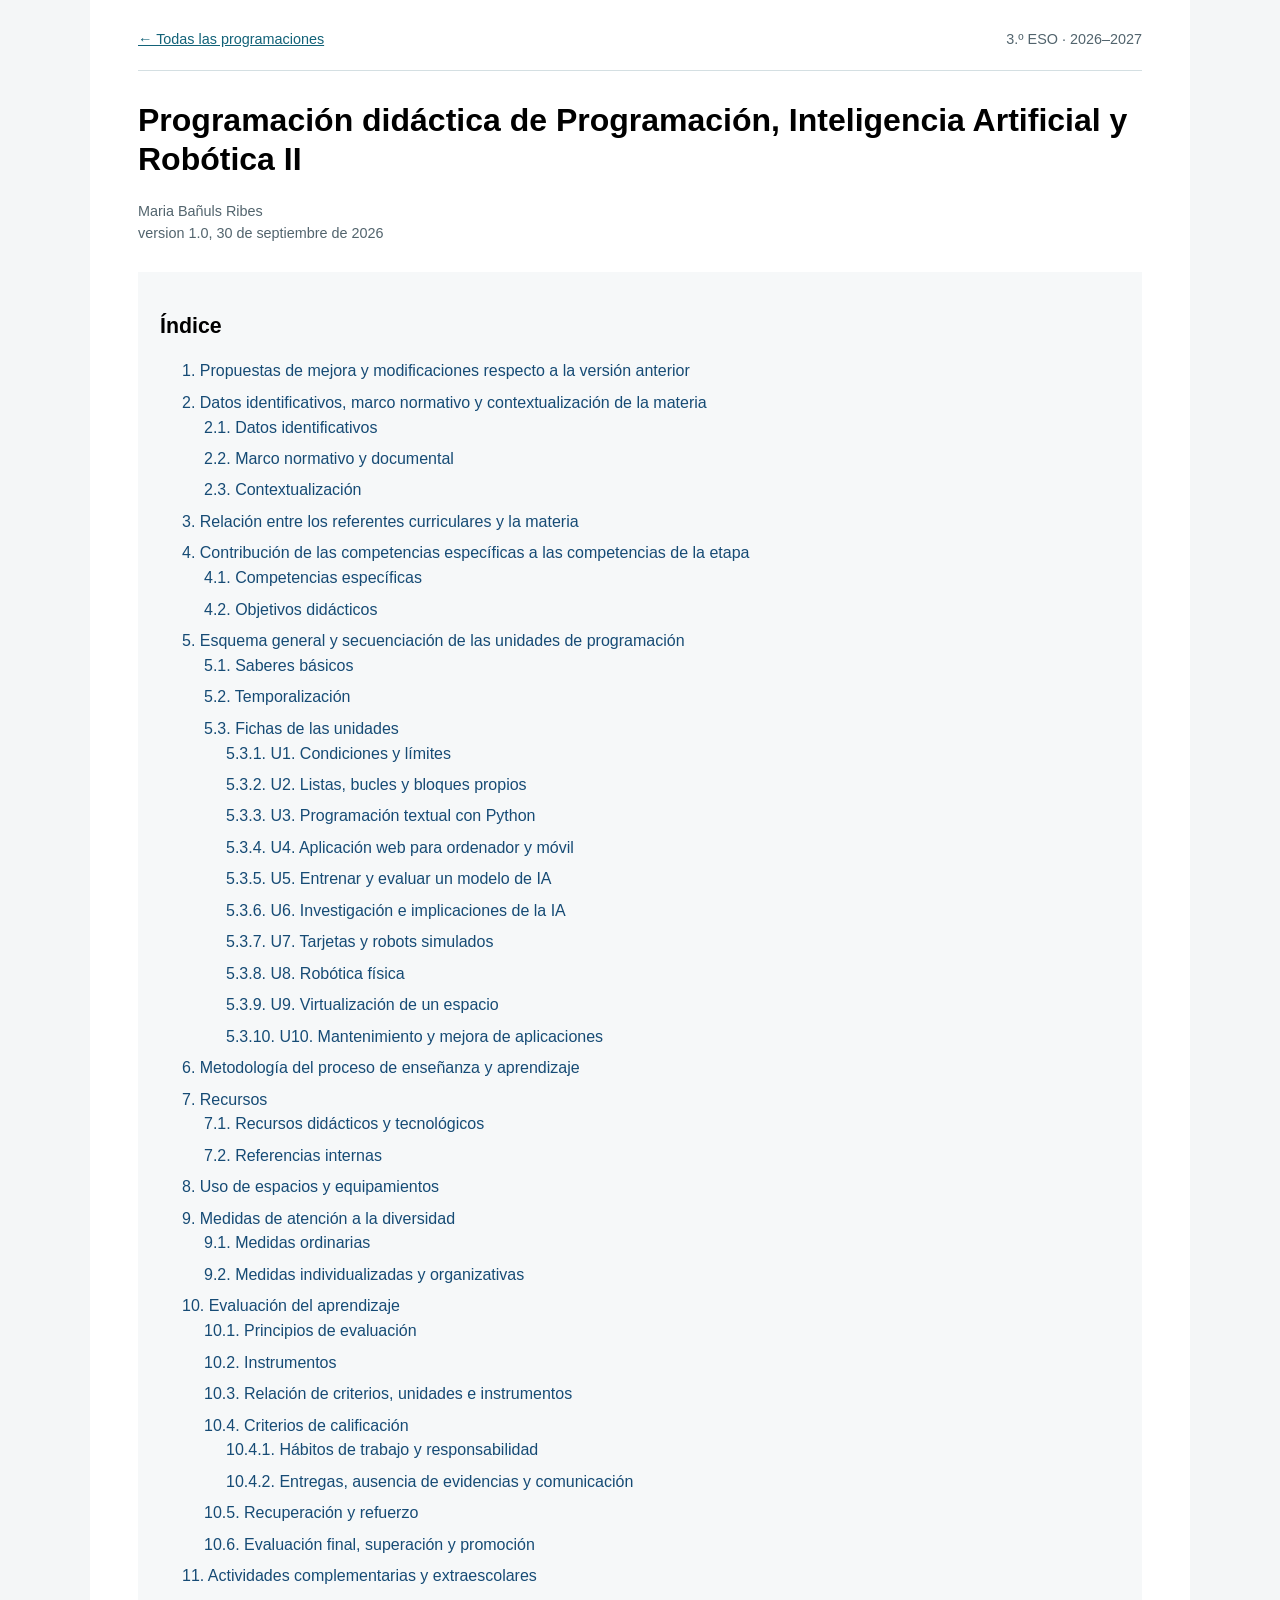
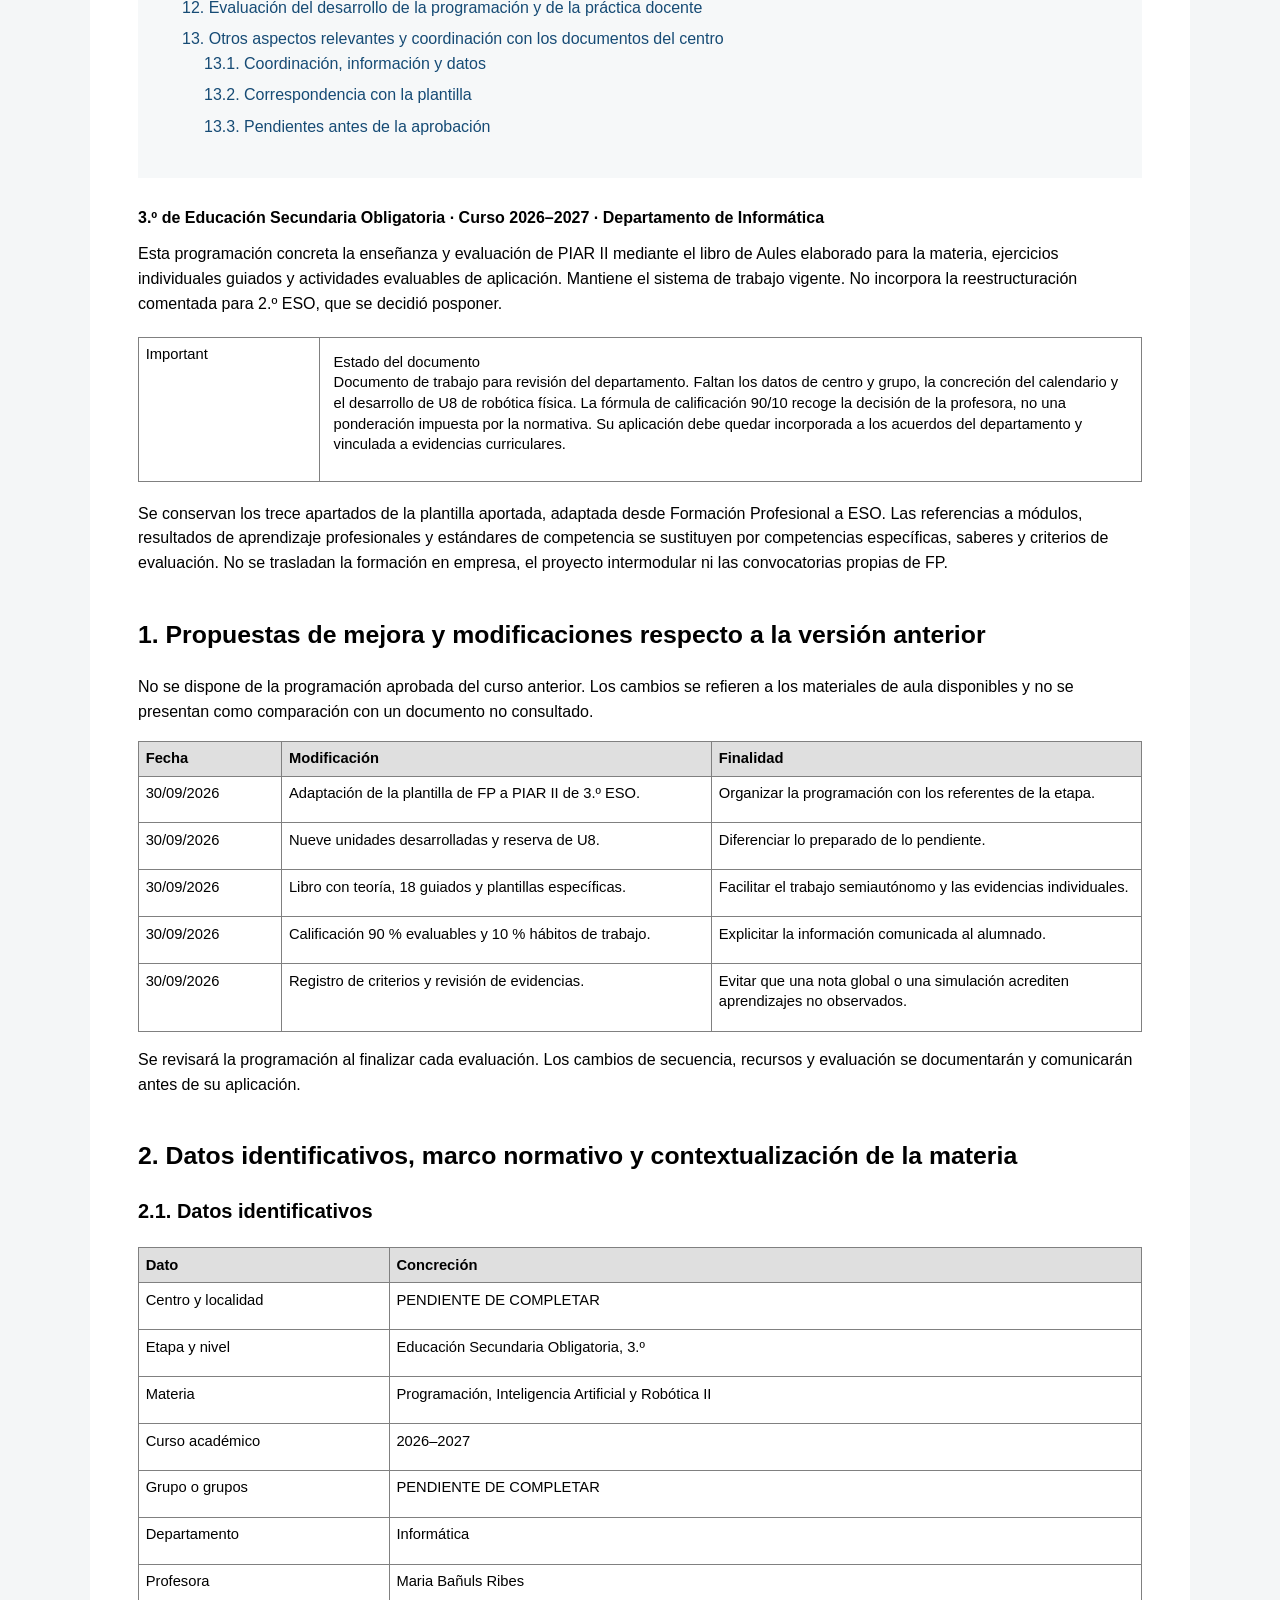
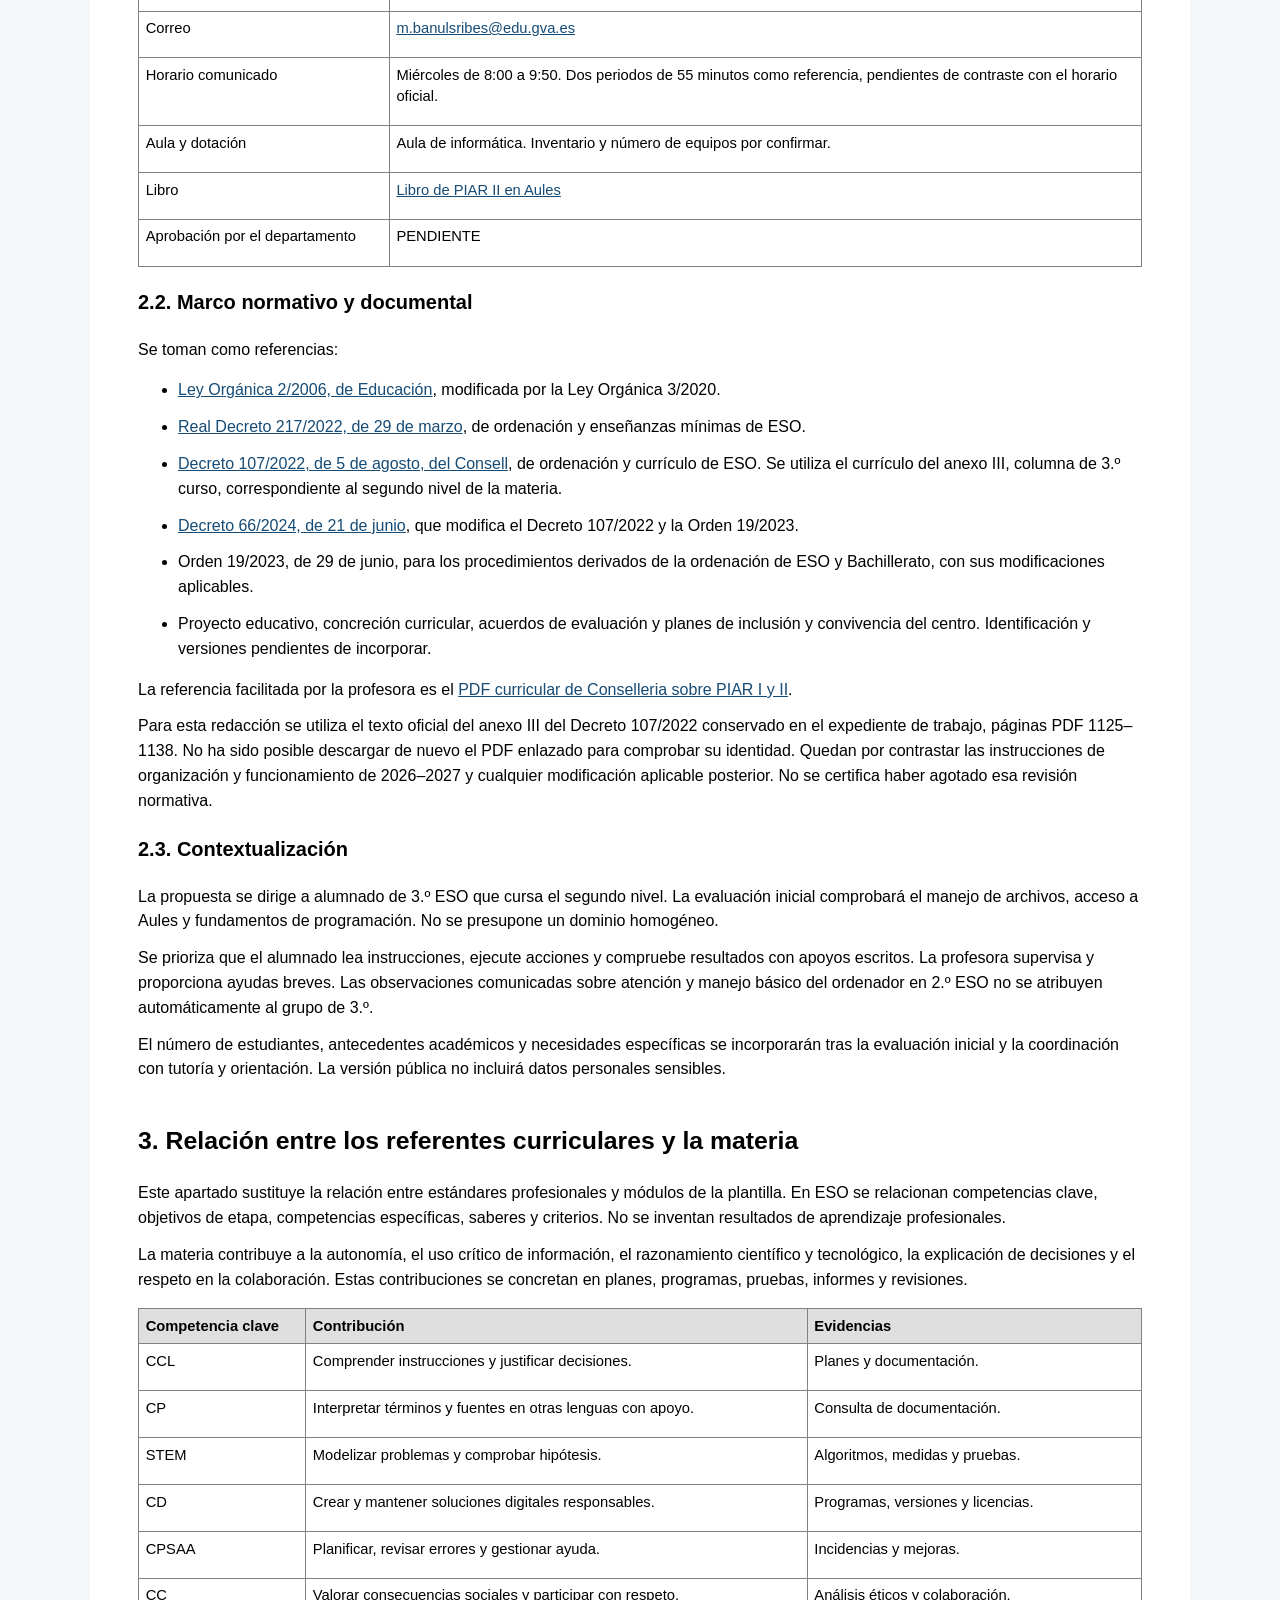
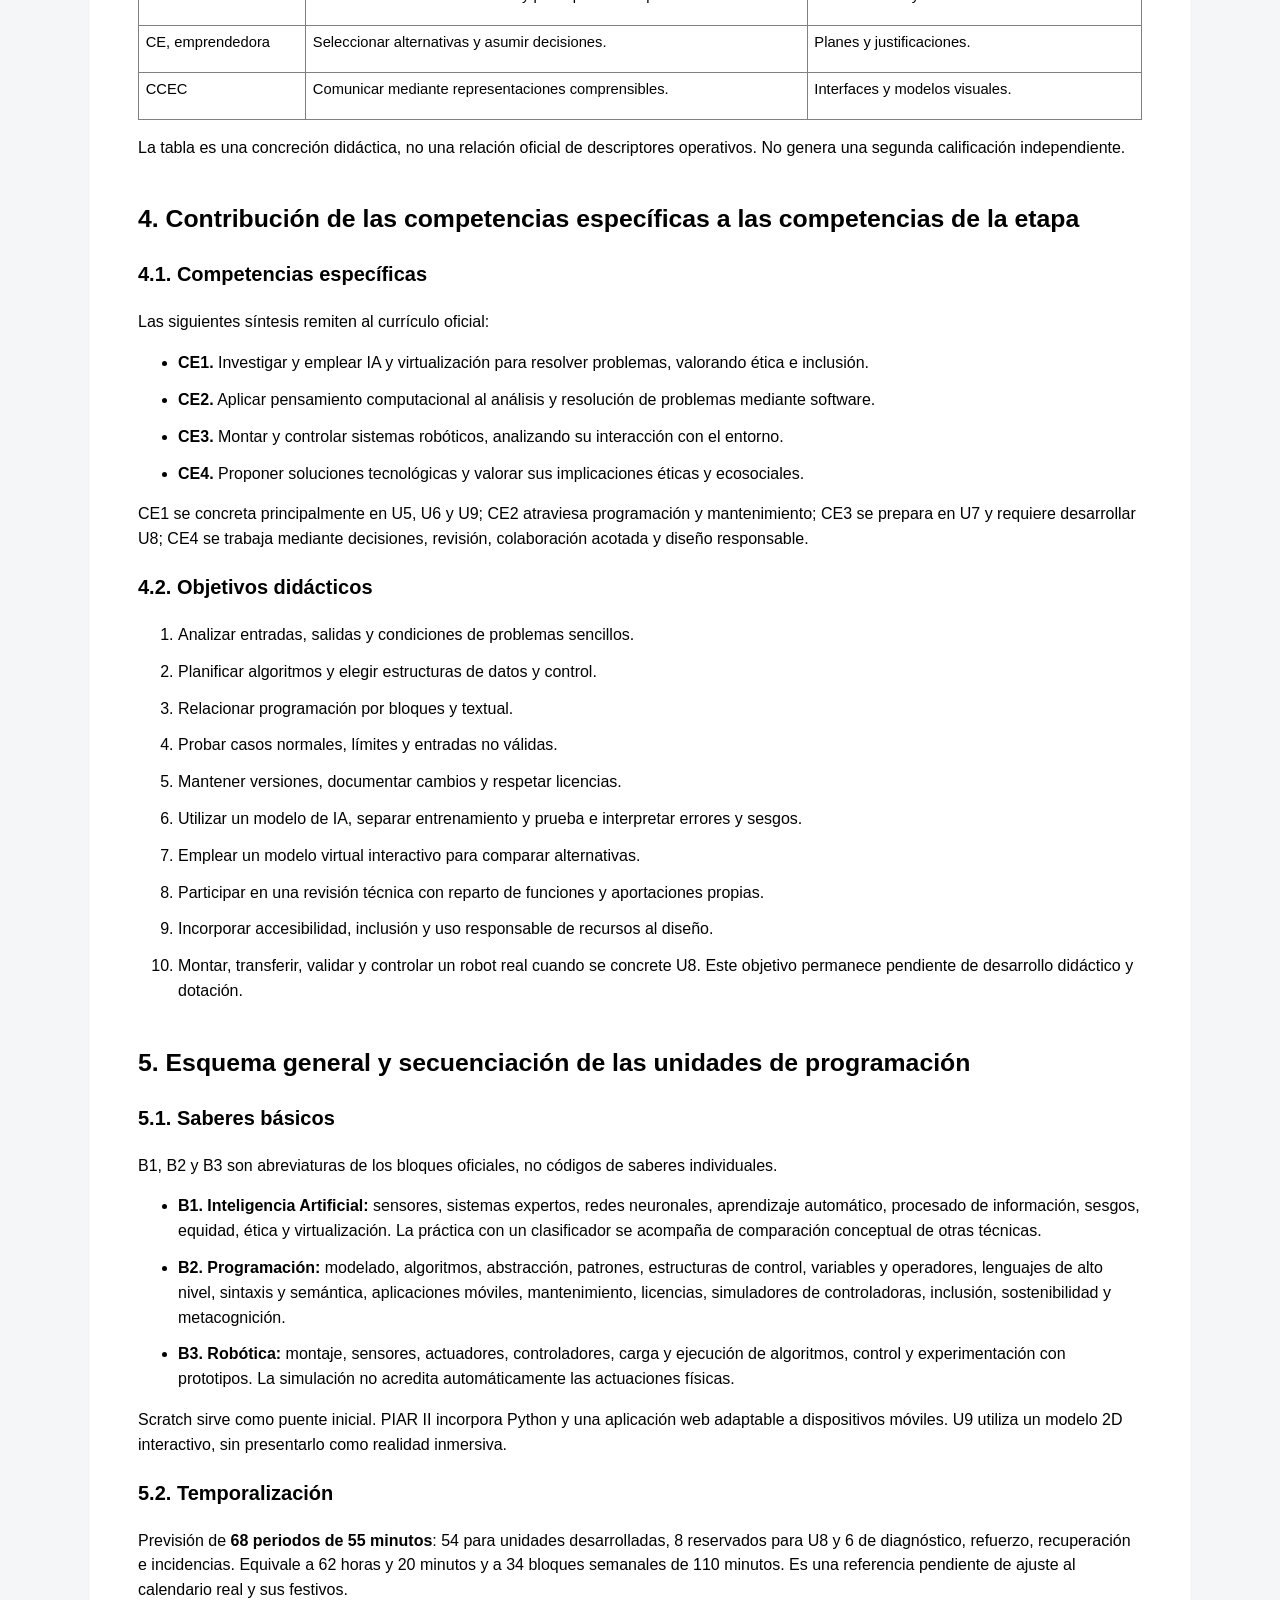
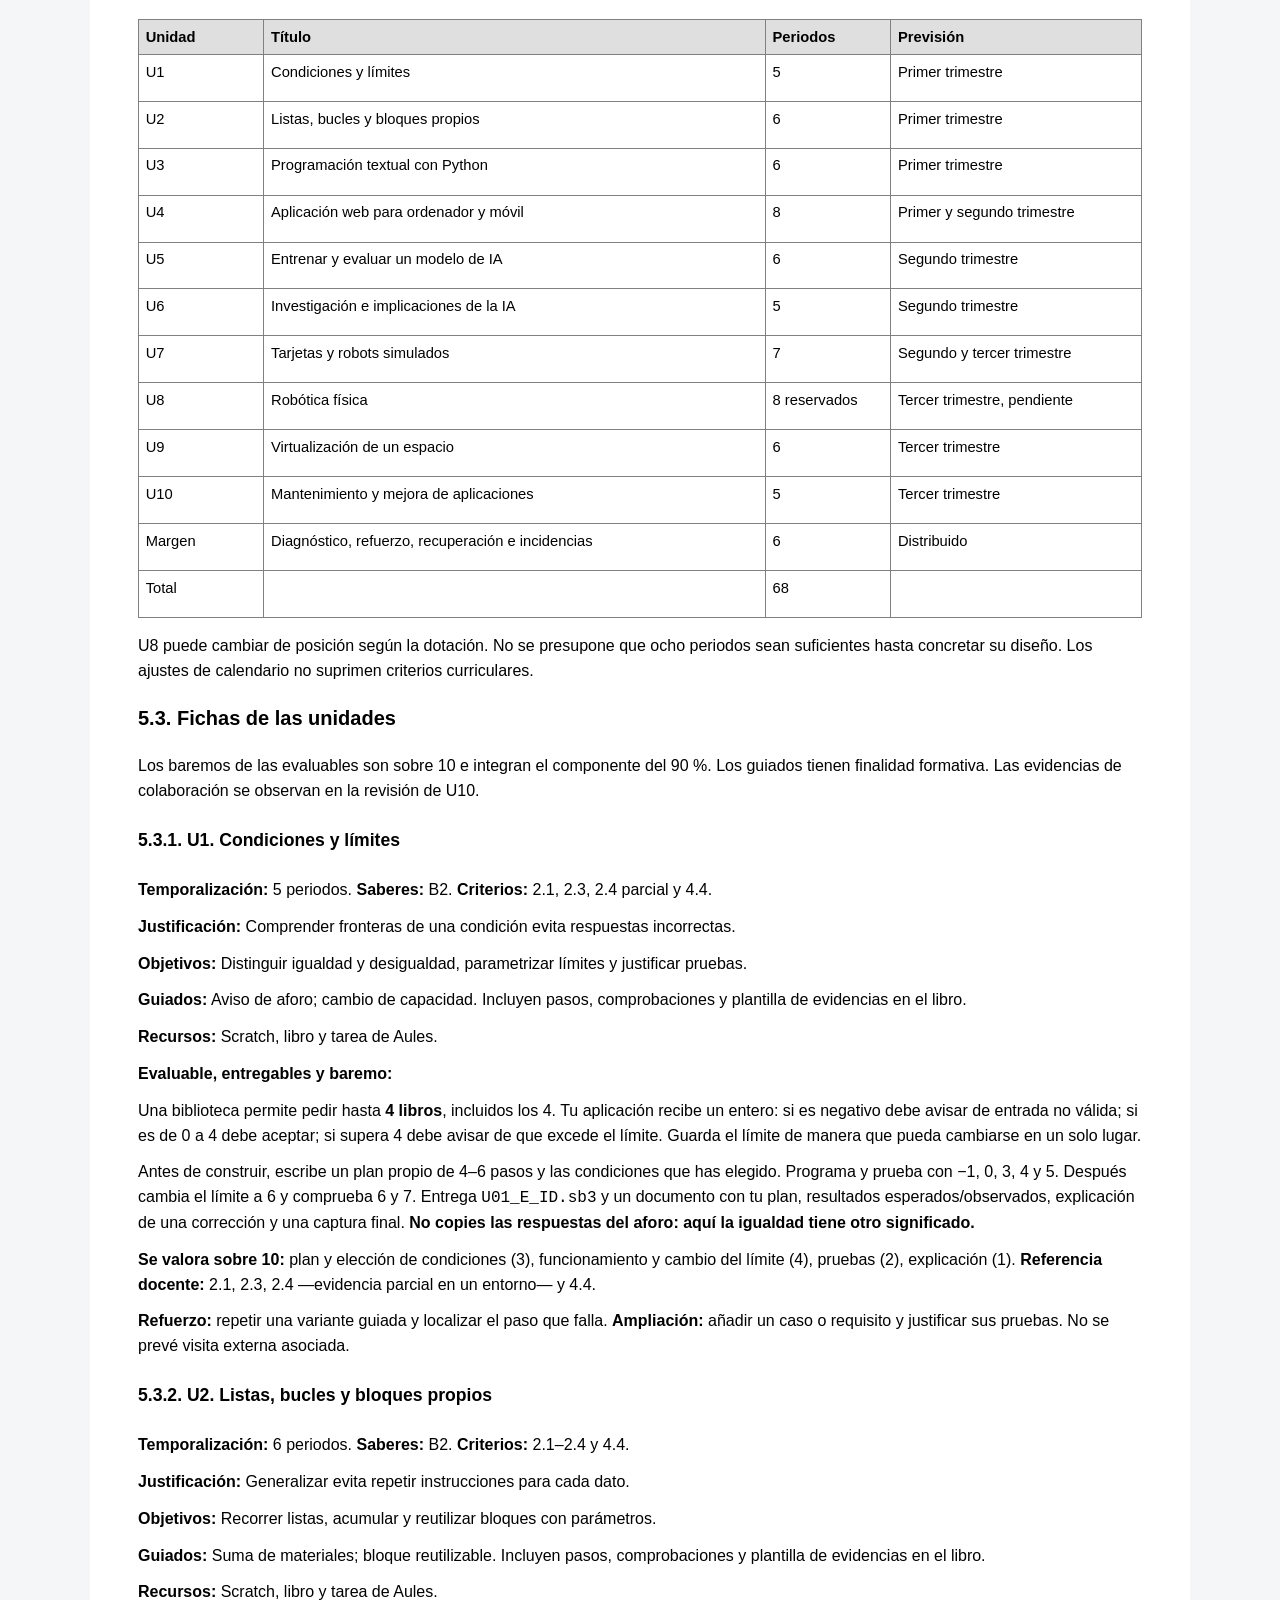
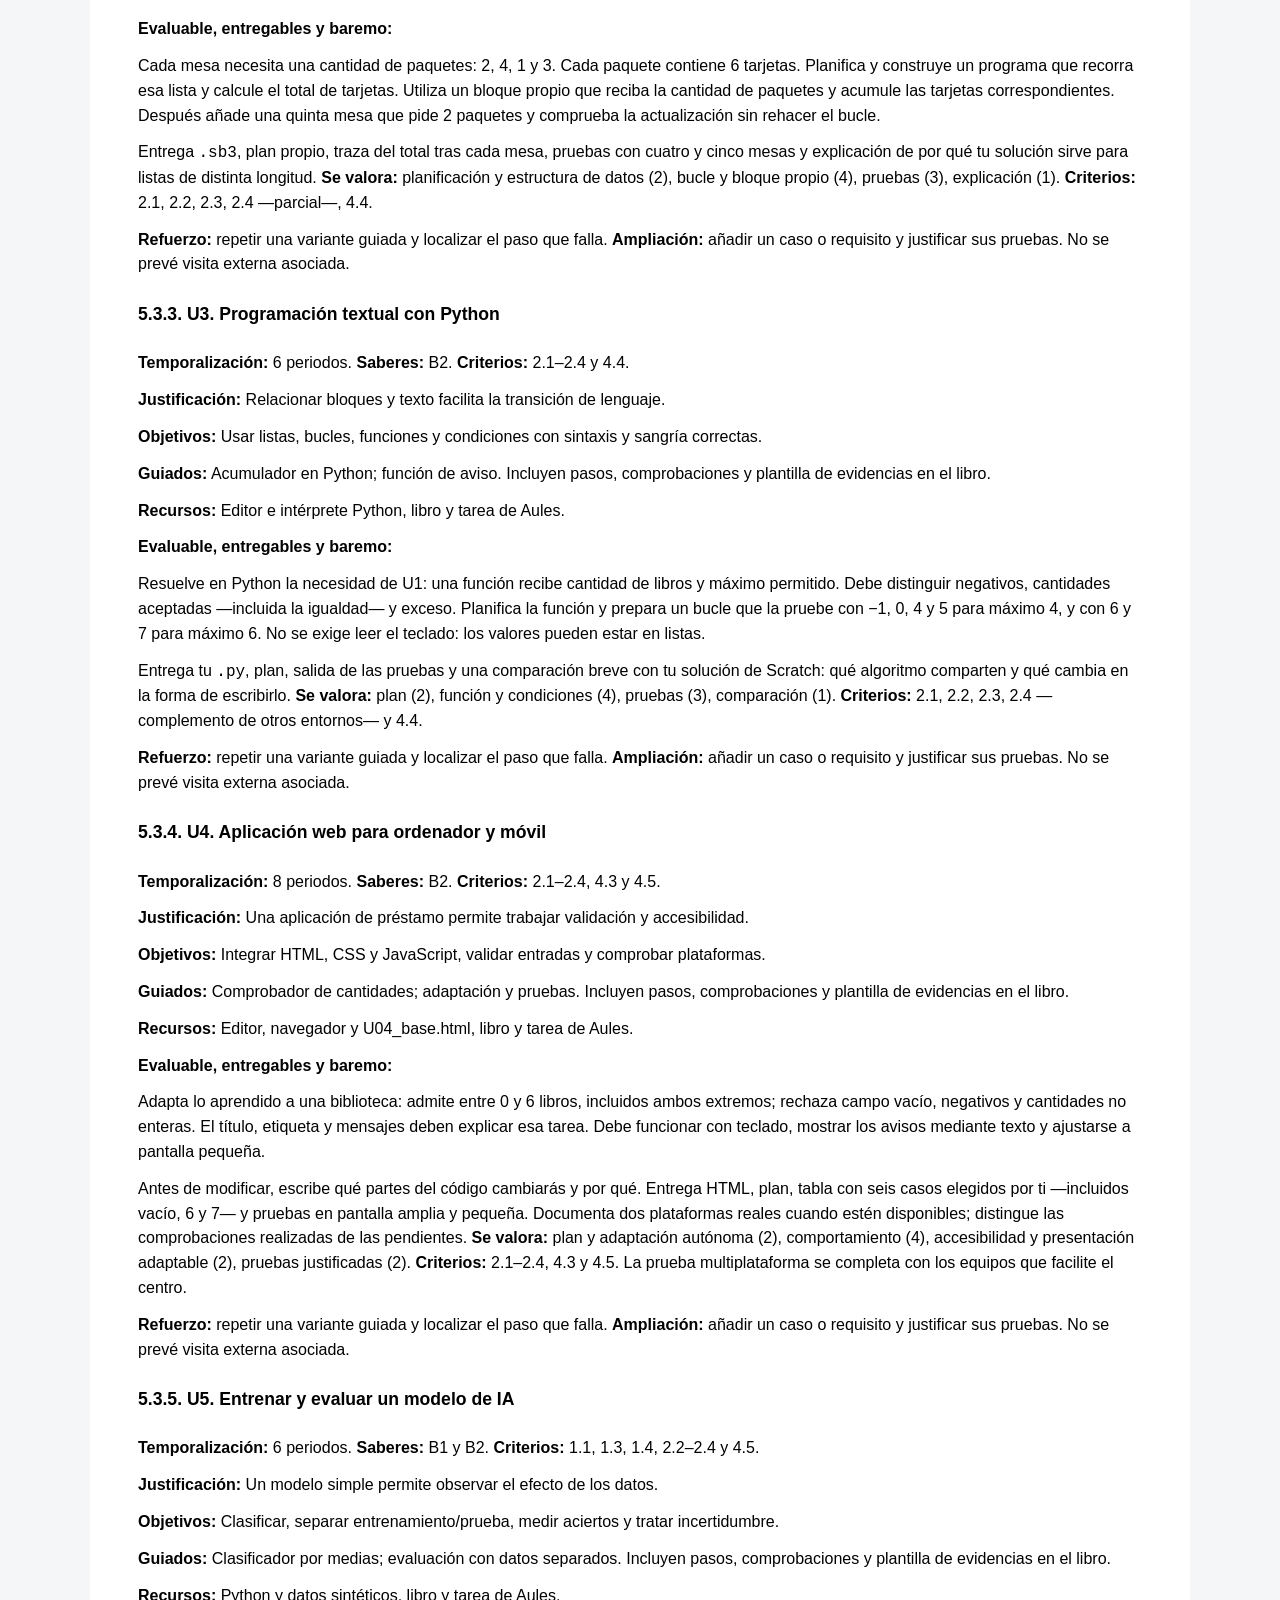
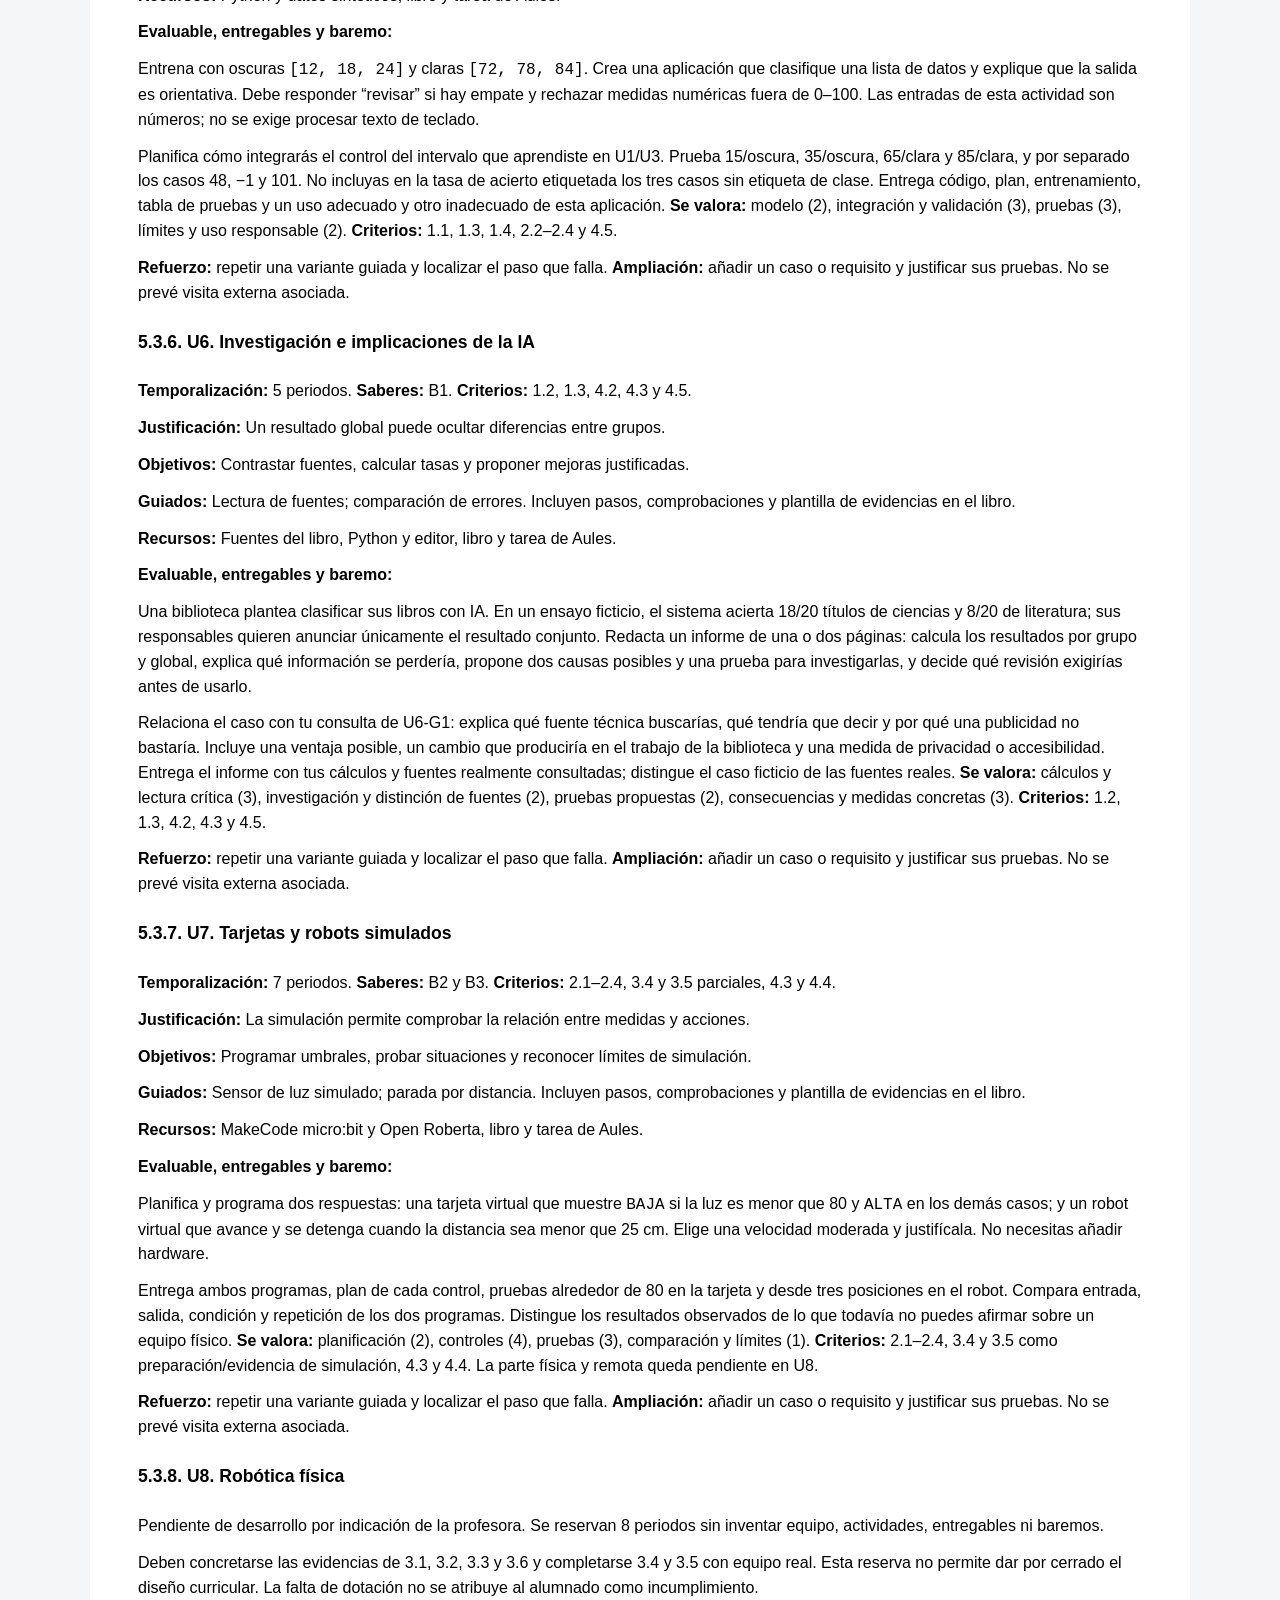
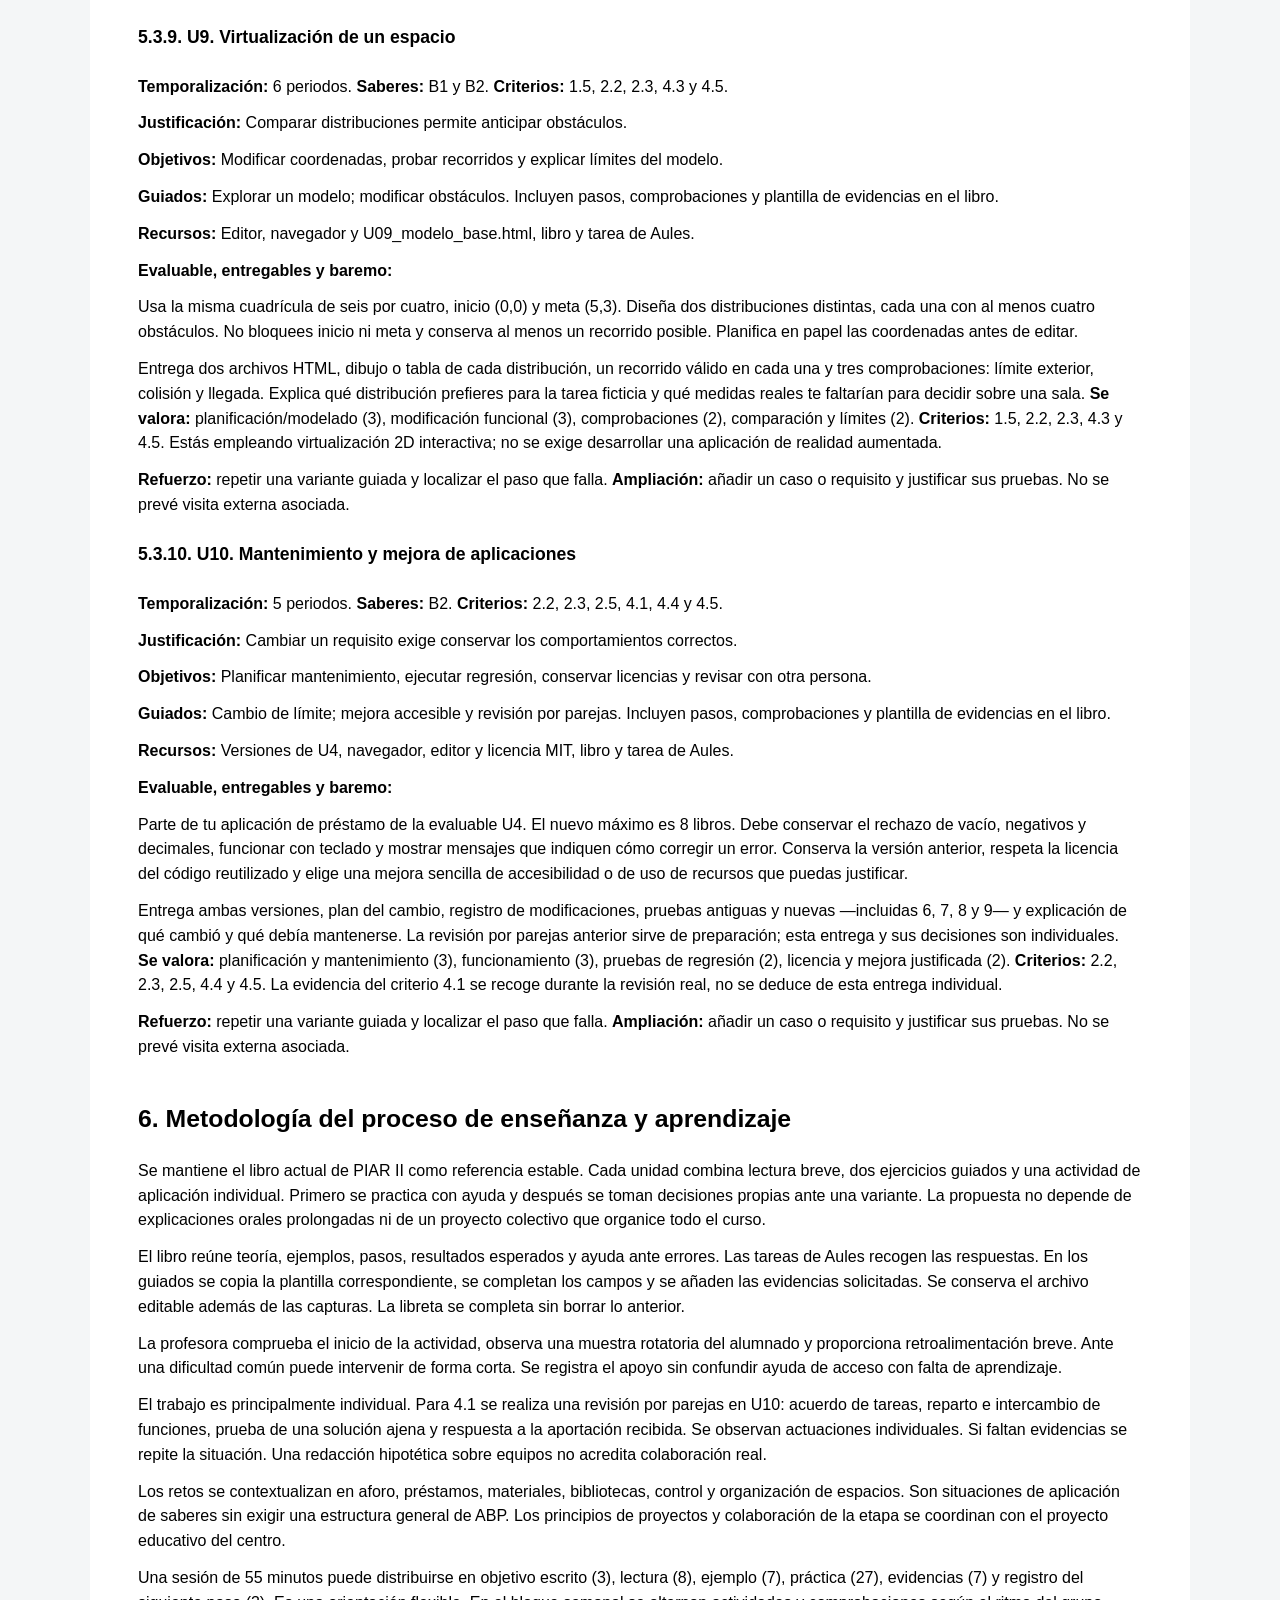
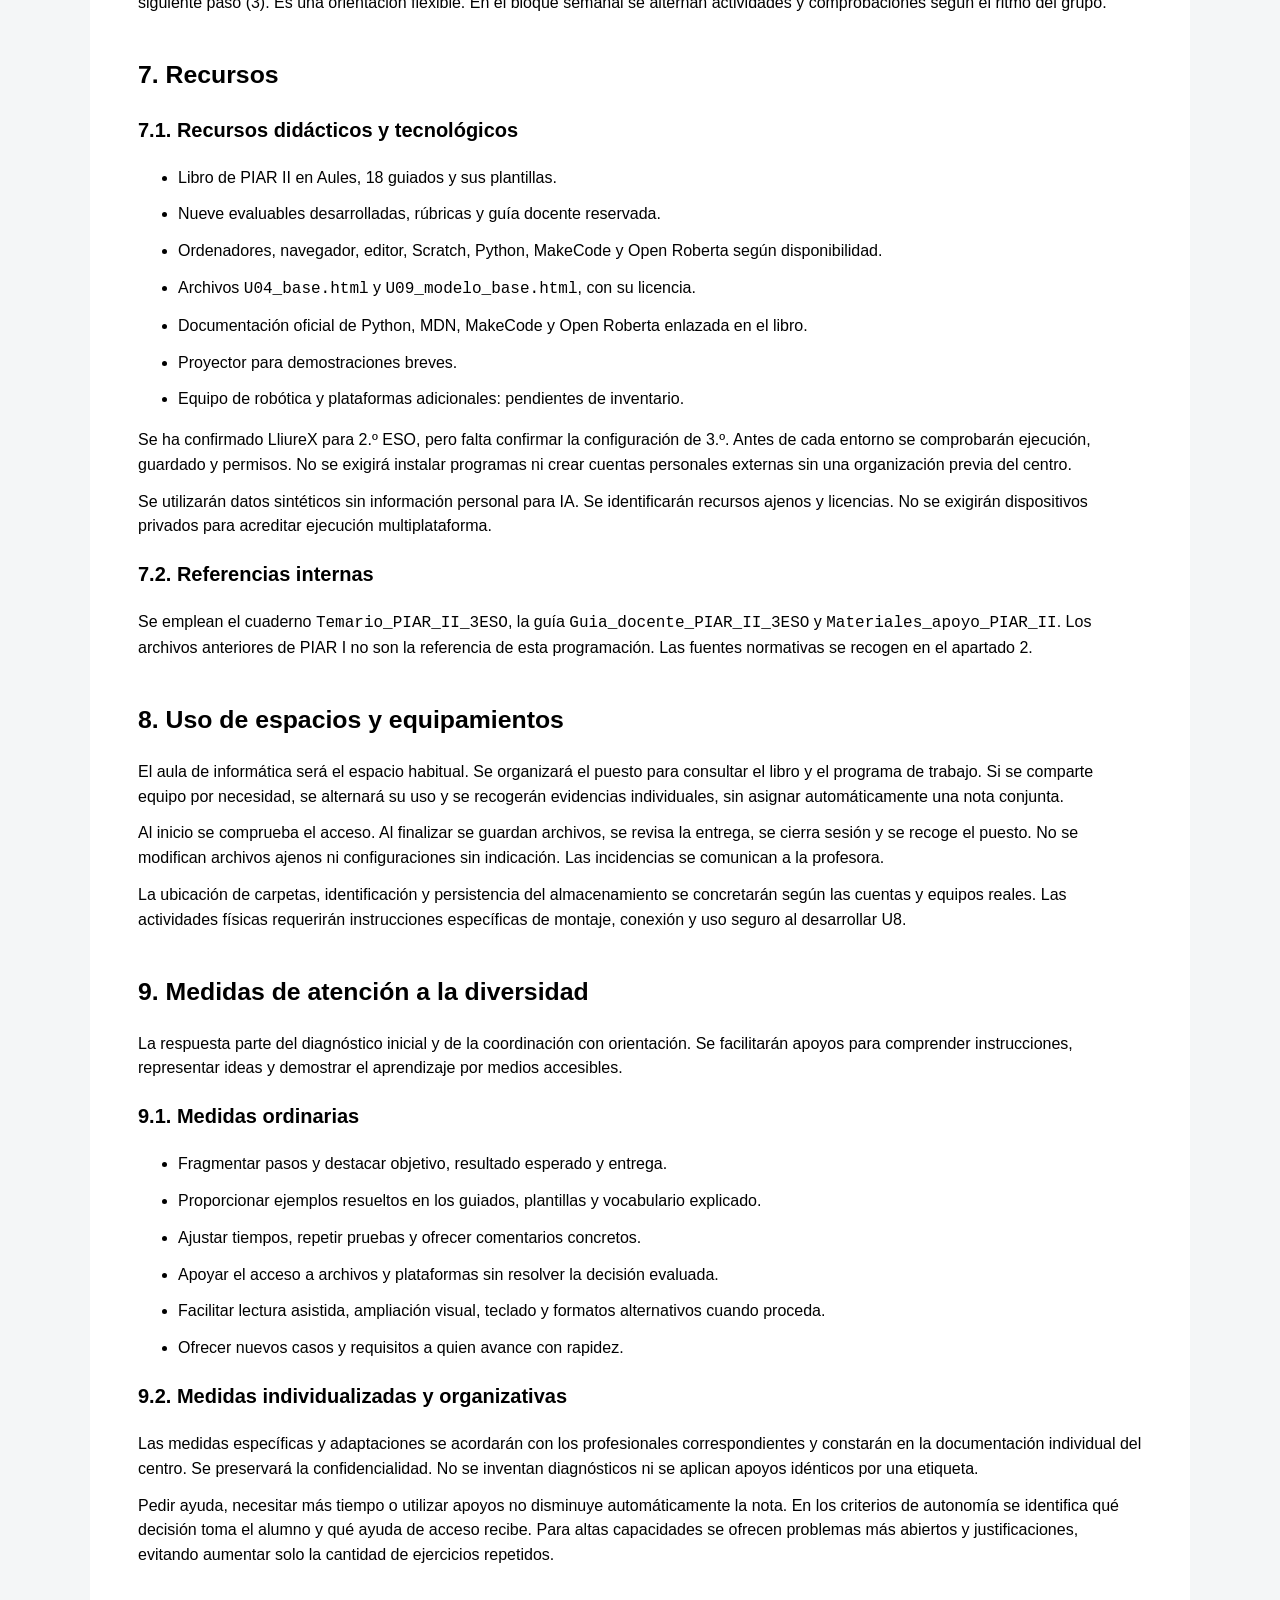
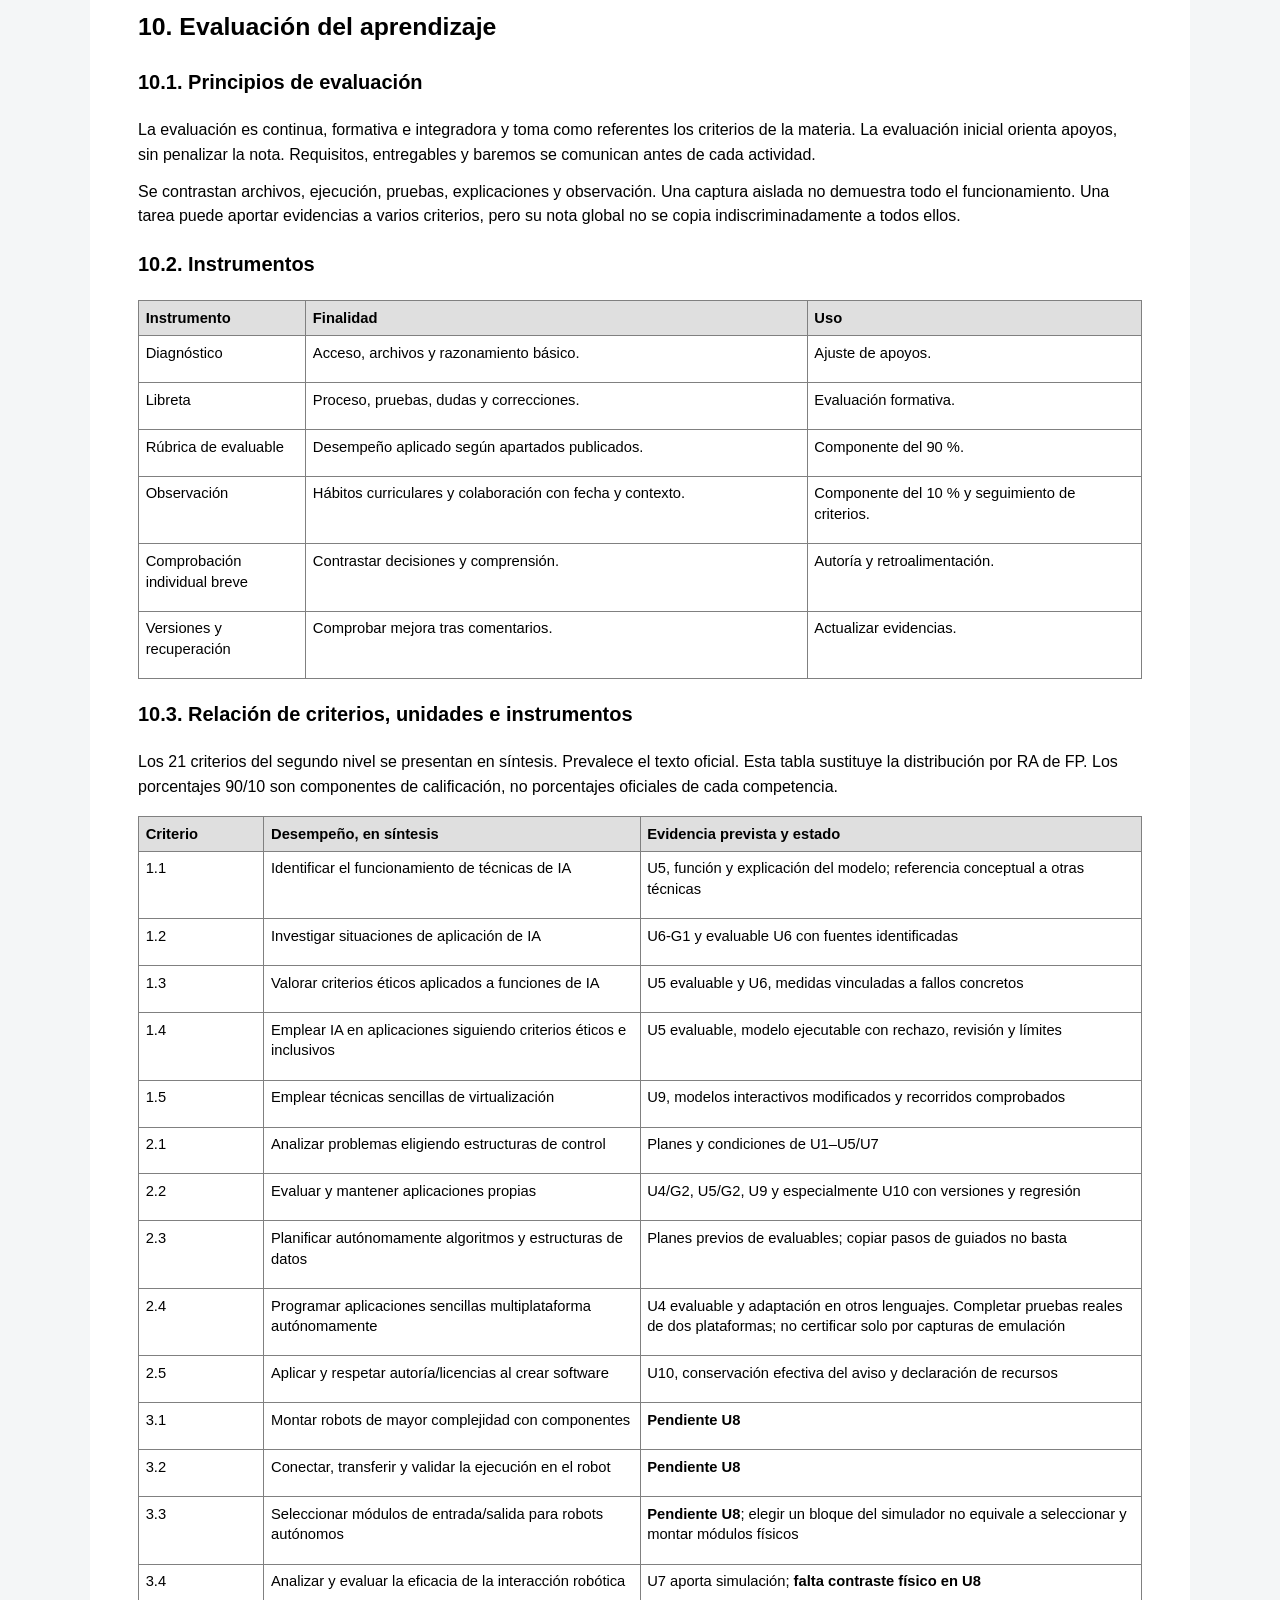
<file: docs/piar-ii/index.html>
<!DOCTYPE html>
<html lang="es">
<head>
<meta charset="UTF-8">
<meta http-equiv="X-UA-Compatible" content="IE=edge">
<meta name="viewport" content="width=device-width, initial-scale=1.0">
<meta name="generator" content="Asciidoctor 2.0.26">
<meta name="author" content="Maria Bañuls Ribes">
<title>Programación didáctica de Programación, Inteligencia Artificial y Robótica II</title>
<link rel="stylesheet" href="../assets/styles/document.css">
</head>
<body class="article toc2 toc-left">
<nav class="site-nav" aria-label="Navegación"><a href="../index.html">← Todas las programaciones</a><span>3.º ESO · 2026–2027</span></nav>
<div id="header">
<h1>Programación didáctica de Programación, Inteligencia Artificial y Robótica II</h1>
<div class="details">
<span id="author" class="author">Maria Bañuls Ribes</span><br>
<span id="revnumber">version 1.0,</span>
<span id="revdate">30 de septiembre de 2026</span>
</div>
<div id="toc" class="toc2">
<div id="toctitle">Índice</div>
<ul class="sectlevel1">
<li><a href="#_propuestas_de_mejora_y_modificaciones_respecto_a_la_versión_anterior">1. Propuestas de mejora y modificaciones respecto a la versión anterior</a></li>
<li><a href="#_datos_identificativos_marco_normativo_y_contextualización_de_la_materia">2. Datos identificativos, marco normativo y contextualización de la materia</a>
<ul class="sectlevel2">
<li><a href="#_datos_identificativos">2.1. Datos identificativos</a></li>
<li><a href="#_marco_normativo_y_documental">2.2. Marco normativo y documental</a></li>
<li><a href="#_contextualización">2.3. Contextualización</a></li>
</ul>
</li>
<li><a href="#_relación_entre_los_referentes_curriculares_y_la_materia">3. Relación entre los referentes curriculares y la materia</a></li>
<li><a href="#_contribución_de_las_competencias_específicas_a_las_competencias_de_la_etapa">4. Contribución de las competencias específicas a las competencias de la etapa</a>
<ul class="sectlevel2">
<li><a href="#_competencias_específicas">4.1. Competencias específicas</a></li>
<li><a href="#_objetivos_didácticos">4.2. Objetivos didácticos</a></li>
</ul>
</li>
<li><a href="#_esquema_general_y_secuenciación_de_las_unidades_de_programación">5. Esquema general y secuenciación de las unidades de programación</a>
<ul class="sectlevel2">
<li><a href="#_saberes_básicos">5.1. Saberes básicos</a></li>
<li><a href="#_temporalización">5.2. Temporalización</a></li>
<li><a href="#_fichas_de_las_unidades">5.3. Fichas de las unidades</a>
<ul class="sectlevel3">
<li><a href="#_u1_condiciones_y_límites">5.3.1. U1. Condiciones y límites</a></li>
<li><a href="#_u2_listas_bucles_y_bloques_propios">5.3.2. U2. Listas, bucles y bloques propios</a></li>
<li><a href="#_u3_programación_textual_con_python">5.3.3. U3. Programación textual con Python</a></li>
<li><a href="#_u4_aplicación_web_para_ordenador_y_móvil">5.3.4. U4. Aplicación web para ordenador y móvil</a></li>
<li><a href="#_u5_entrenar_y_evaluar_un_modelo_de_ia">5.3.5. U5. Entrenar y evaluar un modelo de IA</a></li>
<li><a href="#_u6_investigación_e_implicaciones_de_la_ia">5.3.6. U6. Investigación e implicaciones de la IA</a></li>
<li><a href="#_u7_tarjetas_y_robots_simulados">5.3.7. U7. Tarjetas y robots simulados</a></li>
<li><a href="#_u8_robótica_física">5.3.8. U8. Robótica física</a></li>
<li><a href="#_u9_virtualización_de_un_espacio">5.3.9. U9. Virtualización de un espacio</a></li>
<li><a href="#_u10_mantenimiento_y_mejora_de_aplicaciones">5.3.10. U10. Mantenimiento y mejora de aplicaciones</a></li>
</ul>
</li>
</ul>
</li>
<li><a href="#_metodología_del_proceso_de_enseñanza_y_aprendizaje">6. Metodología del proceso de enseñanza y aprendizaje</a></li>
<li><a href="#_recursos">7. Recursos</a>
<ul class="sectlevel2">
<li><a href="#_recursos_didácticos_y_tecnológicos">7.1. Recursos didácticos y tecnológicos</a></li>
<li><a href="#_referencias_internas">7.2. Referencias internas</a></li>
</ul>
</li>
<li><a href="#_uso_de_espacios_y_equipamientos">8. Uso de espacios y equipamientos</a></li>
<li><a href="#_medidas_de_atención_a_la_diversidad">9. Medidas de atención a la diversidad</a>
<ul class="sectlevel2">
<li><a href="#_medidas_ordinarias">9.1. Medidas ordinarias</a></li>
<li><a href="#_medidas_individualizadas_y_organizativas">9.2. Medidas individualizadas y organizativas</a></li>
</ul>
</li>
<li><a href="#_evaluación_del_aprendizaje">10. Evaluación del aprendizaje</a>
<ul class="sectlevel2">
<li><a href="#_principios_de_evaluación">10.1. Principios de evaluación</a></li>
<li><a href="#_instrumentos">10.2. Instrumentos</a></li>
<li><a href="#_relación_de_criterios_unidades_e_instrumentos">10.3. Relación de criterios, unidades e instrumentos</a></li>
<li><a href="#_criterios_de_calificación">10.4. Criterios de calificación</a>
<ul class="sectlevel3">
<li><a href="#_hábitos_de_trabajo_y_responsabilidad">10.4.1. Hábitos de trabajo y responsabilidad</a></li>
<li><a href="#_entregas_ausencia_de_evidencias_y_comunicación">10.4.2. Entregas, ausencia de evidencias y comunicación</a></li>
</ul>
</li>
<li><a href="#_recuperación_y_refuerzo">10.5. Recuperación y refuerzo</a></li>
<li><a href="#_evaluación_final_superación_y_promoción">10.6. Evaluación final, superación y promoción</a></li>
</ul>
</li>
<li><a href="#_actividades_complementarias_y_extraescolares">11. Actividades complementarias y extraescolares</a></li>
<li><a href="#_evaluación_del_desarrollo_de_la_programación_y_de_la_práctica_docente">12. Evaluación del desarrollo de la programación y de la práctica docente</a></li>
<li><a href="#_otros_aspectos_relevantes_y_coordinación_con_los_documentos_del_centro">13. Otros aspectos relevantes y coordinación con los documentos del centro</a>
<ul class="sectlevel2">
<li><a href="#_coordinación_información_y_datos">13.1. Coordinación, información y datos</a></li>
<li><a href="#_correspondencia_con_la_plantilla">13.2. Correspondencia con la plantilla</a></li>
<li><a href="#_pendientes_antes_de_la_aprobación">13.3. Pendientes antes de la aprobación</a></li>
</ul>
</li>
</ul>
</div>
</div>
<div id="content">
<div id="preamble">
<div class="sectionbody">
<div class="paragraph">
<p><strong>3.º de Educación Secundaria Obligatoria · Curso 2026–2027 · Departamento de Informática</strong></p>
</div>
<div class="paragraph">
<p>Esta programación concreta la enseñanza y evaluación de PIAR II mediante el libro de Aules elaborado para la materia, ejercicios individuales guiados y actividades evaluables de aplicación. Mantiene el sistema de trabajo vigente. No incorpora la reestructuración comentada para 2.º ESO, que se decidió posponer.</p>
</div>
<div class="admonitionblock important">
<table>
<tr>
<td class="icon">
<div class="title">Important</div>
</td>
<td class="content">
<div class="title">Estado del documento</div>
<div class="paragraph">
<p>Documento de trabajo para revisión del departamento. Faltan los datos de centro y grupo, la concreción del calendario y el desarrollo de U8 de robótica física. La fórmula de calificación 90/10 recoge la decisión de la profesora, no una ponderación impuesta por la normativa. Su aplicación debe quedar incorporada a los acuerdos del departamento y vinculada a evidencias curriculares.</p>
</div>
</td>
</tr>
</table>
</div>
<div class="paragraph">
<p>Se conservan los trece apartados de la plantilla aportada, adaptada desde Formación Profesional a ESO. Las referencias a módulos, resultados de aprendizaje profesionales y estándares de competencia se sustituyen por competencias específicas, saberes y criterios de evaluación. No se trasladan la formación en empresa, el proyecto intermodular ni las convocatorias propias de FP.</p>
</div>
</div>
</div>
<div class="sect1">
<h2 id="_propuestas_de_mejora_y_modificaciones_respecto_a_la_versión_anterior">1. Propuestas de mejora y modificaciones respecto a la versión anterior</h2>
<div class="sectionbody">
<div class="paragraph">
<p>No se dispone de la programación aprobada del curso anterior. Los cambios se refieren a los materiales de aula disponibles y no se presentan como comparación con un documento no consultado.</p>
</div>
<table class="tableblock frame-all grid-all stretch">
<colgroup>
<col style="width: 14.2857%;">
<col style="width: 42.8571%;">
<col style="width: 42.8572%;">
</colgroup>
<thead>
<tr>
<th class="tableblock halign-left valign-top">Fecha</th>
<th class="tableblock halign-left valign-top">Modificación</th>
<th class="tableblock halign-left valign-top">Finalidad</th>
</tr>
</thead>
<tbody>
<tr>
<td class="tableblock halign-left valign-top"><p class="tableblock">30/09/2026</p></td>
<td class="tableblock halign-left valign-top"><p class="tableblock">Adaptación de la plantilla de FP a PIAR II de 3.º ESO.</p></td>
<td class="tableblock halign-left valign-top"><p class="tableblock">Organizar la programación con los referentes de la etapa.</p></td>
</tr>
<tr>
<td class="tableblock halign-left valign-top"><p class="tableblock">30/09/2026</p></td>
<td class="tableblock halign-left valign-top"><p class="tableblock">Nueve unidades desarrolladas y reserva de U8.</p></td>
<td class="tableblock halign-left valign-top"><p class="tableblock">Diferenciar lo preparado de lo pendiente.</p></td>
</tr>
<tr>
<td class="tableblock halign-left valign-top"><p class="tableblock">30/09/2026</p></td>
<td class="tableblock halign-left valign-top"><p class="tableblock">Libro con teoría, 18 guiados y plantillas específicas.</p></td>
<td class="tableblock halign-left valign-top"><p class="tableblock">Facilitar el trabajo semiautónomo y las evidencias individuales.</p></td>
</tr>
<tr>
<td class="tableblock halign-left valign-top"><p class="tableblock">30/09/2026</p></td>
<td class="tableblock halign-left valign-top"><p class="tableblock">Calificación 90 % evaluables y 10 % hábitos de trabajo.</p></td>
<td class="tableblock halign-left valign-top"><p class="tableblock">Explicitar la información comunicada al alumnado.</p></td>
</tr>
<tr>
<td class="tableblock halign-left valign-top"><p class="tableblock">30/09/2026</p></td>
<td class="tableblock halign-left valign-top"><p class="tableblock">Registro de criterios y revisión de evidencias.</p></td>
<td class="tableblock halign-left valign-top"><p class="tableblock">Evitar que una nota global o una simulación acrediten aprendizajes no observados.</p></td>
</tr>
</tbody>
</table>
<div class="paragraph">
<p>Se revisará la programación al finalizar cada evaluación. Los cambios de secuencia, recursos y evaluación se documentarán y comunicarán antes de su aplicación.</p>
</div>
</div>
</div>
<div class="sect1">
<h2 id="_datos_identificativos_marco_normativo_y_contextualización_de_la_materia">2. Datos identificativos, marco normativo y contextualización de la materia</h2>
<div class="sectionbody">
<div class="sect2">
<h3 id="_datos_identificativos">2.1. Datos identificativos</h3>
<table class="tableblock frame-all grid-all stretch">
<colgroup>
<col style="width: 25%;">
<col style="width: 75%;">
</colgroup>
<thead>
<tr>
<th class="tableblock halign-left valign-top">Dato</th>
<th class="tableblock halign-left valign-top">Concreción</th>
</tr>
</thead>
<tbody>
<tr>
<td class="tableblock halign-left valign-top"><p class="tableblock">Centro y localidad</p></td>
<td class="tableblock halign-left valign-top"><p class="tableblock">PENDIENTE DE COMPLETAR</p></td>
</tr>
<tr>
<td class="tableblock halign-left valign-top"><p class="tableblock">Etapa y nivel</p></td>
<td class="tableblock halign-left valign-top"><p class="tableblock">Educación Secundaria Obligatoria, 3.º</p></td>
</tr>
<tr>
<td class="tableblock halign-left valign-top"><p class="tableblock">Materia</p></td>
<td class="tableblock halign-left valign-top"><p class="tableblock">Programación, Inteligencia Artificial y Robótica II</p></td>
</tr>
<tr>
<td class="tableblock halign-left valign-top"><p class="tableblock">Curso académico</p></td>
<td class="tableblock halign-left valign-top"><p class="tableblock">2026–2027</p></td>
</tr>
<tr>
<td class="tableblock halign-left valign-top"><p class="tableblock">Grupo o grupos</p></td>
<td class="tableblock halign-left valign-top"><p class="tableblock">PENDIENTE DE COMPLETAR</p></td>
</tr>
<tr>
<td class="tableblock halign-left valign-top"><p class="tableblock">Departamento</p></td>
<td class="tableblock halign-left valign-top"><p class="tableblock">Informática</p></td>
</tr>
<tr>
<td class="tableblock halign-left valign-top"><p class="tableblock">Profesora</p></td>
<td class="tableblock halign-left valign-top"><p class="tableblock">Maria Bañuls Ribes</p></td>
</tr>
<tr>
<td class="tableblock halign-left valign-top"><p class="tableblock">Correo</p></td>
<td class="tableblock halign-left valign-top"><p class="tableblock"><a href="mailto:m.banulsribes@edu.gva.es">m.banulsribes@edu.gva.es</a></p></td>
</tr>
<tr>
<td class="tableblock halign-left valign-top"><p class="tableblock">Horario comunicado</p></td>
<td class="tableblock halign-left valign-top"><p class="tableblock">Miércoles de 8:00 a 9:50. Dos periodos de 55 minutos como referencia, pendientes de contraste con el horario oficial.</p></td>
</tr>
<tr>
<td class="tableblock halign-left valign-top"><p class="tableblock">Aula y dotación</p></td>
<td class="tableblock halign-left valign-top"><p class="tableblock">Aula de informática. Inventario y número de equipos por confirmar.</p></td>
</tr>
<tr>
<td class="tableblock halign-left valign-top"><p class="tableblock">Libro</p></td>
<td class="tableblock halign-left valign-top"><p class="tableblock"><a href="https://aules.edu.gva.es/docent/mod/book/view.php?id=4839618">Libro de PIAR II en Aules</a></p></td>
</tr>
<tr>
<td class="tableblock halign-left valign-top"><p class="tableblock">Aprobación por el departamento</p></td>
<td class="tableblock halign-left valign-top"><p class="tableblock">PENDIENTE</p></td>
</tr>
</tbody>
</table>
</div>
<div class="sect2">
<h3 id="_marco_normativo_y_documental">2.2. Marco normativo y documental</h3>
<div class="paragraph">
<p>Se toman como referencias:</p>
</div>
<div class="ulist">
<ul>
<li>
<p><a href="https://www.boe.es/buscar/act.php?id=BOE-A-2006-7899">Ley Orgánica 2/2006, de Educación</a>, modificada por la Ley Orgánica 3/2020.</p>
</li>
<li>
<p><a href="https://www.boe.es/buscar/act.php?id=BOE-A-2022-4975">Real Decreto 217/2022, de 29 de marzo</a>, de ordenación y enseñanzas mínimas de ESO.</p>
</li>
<li>
<p><a href="https://dogv.gva.es/datos/2022/08/11/pdf/2022_7573.pdf">Decreto 107/2022, de 5 de agosto, del Consell</a>, de ordenación y currículo de ESO. Se utiliza el currículo del anexo III, columna de 3.º curso, correspondiente al segundo nivel de la materia.</p>
</li>
<li>
<p><a href="https://dogv.gva.es/datos/2024/06/26/pdf/2024_6134.pdf">Decreto 66/2024, de 21 de junio</a>, que modifica el Decreto 107/2022 y la Orden 19/2023.</p>
</li>
<li>
<p>Orden 19/2023, de 29 de junio, para los procedimientos derivados de la ordenación de ESO y Bachillerato, con sus modificaciones aplicables.</p>
</li>
<li>
<p>Proyecto educativo, concreción curricular, acuerdos de evaluación y planes de inclusión y convivencia del centro. Identificación y versiones pendientes de incorporar.</p>
</li>
</ul>
</div>
<div class="paragraph">
<p>La referencia facilitada por la profesora es el <a href="https://ceice.gva.es/documents/162640733/364069413/Programaci%C3%B3n,+Inteligencia+Artificial+y+Rob%C3%B3tica+I+y+II.pdf/48556c46-1eb4-2fa0-8a89-04d1d805b370">PDF curricular de Conselleria sobre PIAR I y II</a>.</p>
</div>
<div class="paragraph">
<p>Para esta redacción se utiliza el texto oficial del anexo III del Decreto 107/2022 conservado en el expediente de trabajo, páginas PDF 1125–1138. No ha sido posible descargar de nuevo el PDF enlazado para comprobar su identidad. Quedan por contrastar las instrucciones de organización y funcionamiento de 2026–2027 y cualquier modificación aplicable posterior. No se certifica haber agotado esa revisión normativa.</p>
</div>
</div>
<div class="sect2">
<h3 id="_contextualización">2.3. Contextualización</h3>
<div class="paragraph">
<p>La propuesta se dirige a alumnado de 3.º ESO que cursa el segundo nivel. La evaluación inicial comprobará el manejo de archivos, acceso a Aules y fundamentos de programación. No se presupone un dominio homogéneo.</p>
</div>
<div class="paragraph">
<p>Se prioriza que el alumnado lea instrucciones, ejecute acciones y compruebe resultados con apoyos escritos. La profesora supervisa y proporciona ayudas breves. Las observaciones comunicadas sobre atención y manejo básico del ordenador en 2.º ESO no se atribuyen automáticamente al grupo de 3.º.</p>
</div>
<div class="paragraph">
<p>El número de estudiantes, antecedentes académicos y necesidades específicas se incorporarán tras la evaluación inicial y la coordinación con tutoría y orientación. La versión pública no incluirá datos personales sensibles.</p>
</div>
</div>
</div>
</div>
<div class="sect1">
<h2 id="_relación_entre_los_referentes_curriculares_y_la_materia">3. Relación entre los referentes curriculares y la materia</h2>
<div class="sectionbody">
<div class="paragraph">
<p>Este apartado sustituye la relación entre estándares profesionales y módulos de la plantilla. En ESO se relacionan competencias clave, objetivos de etapa, competencias específicas, saberes y criterios. No se inventan resultados de aprendizaje profesionales.</p>
</div>
<div class="paragraph">
<p>La materia contribuye a la autonomía, el uso crítico de información, el razonamiento científico y tecnológico, la explicación de decisiones y el respeto en la colaboración. Estas contribuciones se concretan en planes, programas, pruebas, informes y revisiones.</p>
</div>
<table class="tableblock frame-all grid-all stretch">
<colgroup>
<col style="width: 16.6666%;">
<col style="width: 50%;">
<col style="width: 33.3334%;">
</colgroup>
<thead>
<tr>
<th class="tableblock halign-left valign-top">Competencia clave</th>
<th class="tableblock halign-left valign-top">Contribución</th>
<th class="tableblock halign-left valign-top">Evidencias</th>
</tr>
</thead>
<tbody>
<tr>
<td class="tableblock halign-left valign-top"><p class="tableblock">CCL</p></td>
<td class="tableblock halign-left valign-top"><p class="tableblock">Comprender instrucciones y justificar decisiones.</p></td>
<td class="tableblock halign-left valign-top"><p class="tableblock">Planes y documentación.</p></td>
</tr>
<tr>
<td class="tableblock halign-left valign-top"><p class="tableblock">CP</p></td>
<td class="tableblock halign-left valign-top"><p class="tableblock">Interpretar términos y fuentes en otras lenguas con apoyo.</p></td>
<td class="tableblock halign-left valign-top"><p class="tableblock">Consulta de documentación.</p></td>
</tr>
<tr>
<td class="tableblock halign-left valign-top"><p class="tableblock">STEM</p></td>
<td class="tableblock halign-left valign-top"><p class="tableblock">Modelizar problemas y comprobar hipótesis.</p></td>
<td class="tableblock halign-left valign-top"><p class="tableblock">Algoritmos, medidas y pruebas.</p></td>
</tr>
<tr>
<td class="tableblock halign-left valign-top"><p class="tableblock">CD</p></td>
<td class="tableblock halign-left valign-top"><p class="tableblock">Crear y mantener soluciones digitales responsables.</p></td>
<td class="tableblock halign-left valign-top"><p class="tableblock">Programas, versiones y licencias.</p></td>
</tr>
<tr>
<td class="tableblock halign-left valign-top"><p class="tableblock">CPSAA</p></td>
<td class="tableblock halign-left valign-top"><p class="tableblock">Planificar, revisar errores y gestionar ayuda.</p></td>
<td class="tableblock halign-left valign-top"><p class="tableblock">Incidencias y mejoras.</p></td>
</tr>
<tr>
<td class="tableblock halign-left valign-top"><p class="tableblock">CC</p></td>
<td class="tableblock halign-left valign-top"><p class="tableblock">Valorar consecuencias sociales y participar con respeto.</p></td>
<td class="tableblock halign-left valign-top"><p class="tableblock">Análisis éticos y colaboración.</p></td>
</tr>
<tr>
<td class="tableblock halign-left valign-top"><p class="tableblock">CE, emprendedora</p></td>
<td class="tableblock halign-left valign-top"><p class="tableblock">Seleccionar alternativas y asumir decisiones.</p></td>
<td class="tableblock halign-left valign-top"><p class="tableblock">Planes y justificaciones.</p></td>
</tr>
<tr>
<td class="tableblock halign-left valign-top"><p class="tableblock">CCEC</p></td>
<td class="tableblock halign-left valign-top"><p class="tableblock">Comunicar mediante representaciones comprensibles.</p></td>
<td class="tableblock halign-left valign-top"><p class="tableblock">Interfaces y modelos visuales.</p></td>
</tr>
</tbody>
</table>
<div class="paragraph">
<p>La tabla es una concreción didáctica, no una relación oficial de descriptores operativos. No genera una segunda calificación independiente.</p>
</div>
</div>
</div>
<div class="sect1">
<h2 id="_contribución_de_las_competencias_específicas_a_las_competencias_de_la_etapa">4. Contribución de las competencias específicas a las competencias de la etapa</h2>
<div class="sectionbody">
<div class="sect2">
<h3 id="_competencias_específicas">4.1. Competencias específicas</h3>
<div class="paragraph">
<p>Las siguientes síntesis remiten al currículo oficial:</p>
</div>
<div class="ulist">
<ul>
<li>
<p><strong>CE1.</strong> Investigar y emplear IA y virtualización para resolver problemas, valorando ética e inclusión.</p>
</li>
<li>
<p><strong>CE2.</strong> Aplicar pensamiento computacional al análisis y resolución de problemas mediante software.</p>
</li>
<li>
<p><strong>CE3.</strong> Montar y controlar sistemas robóticos, analizando su interacción con el entorno.</p>
</li>
<li>
<p><strong>CE4.</strong> Proponer soluciones tecnológicas y valorar sus implicaciones éticas y ecosociales.</p>
</li>
</ul>
</div>
<div class="paragraph">
<p>CE1 se concreta principalmente en U5, U6 y U9; CE2 atraviesa programación y mantenimiento; CE3 se prepara en U7 y requiere desarrollar U8; CE4 se trabaja mediante decisiones, revisión, colaboración acotada y diseño responsable.</p>
</div>
</div>
<div class="sect2">
<h3 id="_objetivos_didácticos">4.2. Objetivos didácticos</h3>
<div class="olist arabic">
<ol class="arabic">
<li>
<p>Analizar entradas, salidas y condiciones de problemas sencillos.</p>
</li>
<li>
<p>Planificar algoritmos y elegir estructuras de datos y control.</p>
</li>
<li>
<p>Relacionar programación por bloques y textual.</p>
</li>
<li>
<p>Probar casos normales, límites y entradas no válidas.</p>
</li>
<li>
<p>Mantener versiones, documentar cambios y respetar licencias.</p>
</li>
<li>
<p>Utilizar un modelo de IA, separar entrenamiento y prueba e interpretar errores y sesgos.</p>
</li>
<li>
<p>Emplear un modelo virtual interactivo para comparar alternativas.</p>
</li>
<li>
<p>Participar en una revisión técnica con reparto de funciones y aportaciones propias.</p>
</li>
<li>
<p>Incorporar accesibilidad, inclusión y uso responsable de recursos al diseño.</p>
</li>
<li>
<p>Montar, transferir, validar y controlar un robot real cuando se concrete U8. Este objetivo permanece pendiente de desarrollo didáctico y dotación.</p>
</li>
</ol>
</div>
</div>
</div>
</div>
<div class="sect1">
<h2 id="_esquema_general_y_secuenciación_de_las_unidades_de_programación">5. Esquema general y secuenciación de las unidades de programación</h2>
<div class="sectionbody">
<div class="sect2">
<h3 id="_saberes_básicos">5.1. Saberes básicos</h3>
<div class="paragraph">
<p>B1, B2 y B3 son abreviaturas de los bloques oficiales, no códigos de saberes individuales.</p>
</div>
<div class="ulist">
<ul>
<li>
<p><strong>B1. Inteligencia Artificial:</strong> sensores, sistemas expertos, redes neuronales, aprendizaje automático, procesado de información, sesgos, equidad, ética y virtualización. La práctica con un clasificador se acompaña de comparación conceptual de otras técnicas.</p>
</li>
<li>
<p><strong>B2. Programación:</strong> modelado, algoritmos, abstracción, patrones, estructuras de control, variables y operadores, lenguajes de alto nivel, sintaxis y semántica, aplicaciones móviles, mantenimiento, licencias, simuladores de controladoras, inclusión, sostenibilidad y metacognición.</p>
</li>
<li>
<p><strong>B3. Robótica:</strong> montaje, sensores, actuadores, controladores, carga y ejecución de algoritmos, control y experimentación con prototipos. La simulación no acredita automáticamente las actuaciones físicas.</p>
</li>
</ul>
</div>
<div class="paragraph">
<p>Scratch sirve como puente inicial. PIAR II incorpora Python y una aplicación web adaptable a dispositivos móviles. U9 utiliza un modelo 2D interactivo, sin presentarlo como realidad inmersiva.</p>
</div>
</div>
<div class="sect2">
<h3 id="_temporalización">5.2. Temporalización</h3>
<div class="paragraph">
<p>Previsión de <strong>68 periodos de 55 minutos</strong>: 54 para unidades desarrolladas, 8 reservados para U8 y 6 de diagnóstico, refuerzo, recuperación e incidencias. Equivale a 62 horas y 20 minutos y a 34 bloques semanales de 110 minutos. Es una referencia pendiente de ajuste al calendario real y sus festivos.</p>
</div>
<table class="tableblock frame-all grid-all stretch">
<colgroup>
<col style="width: 12.5%;">
<col style="width: 50%;">
<col style="width: 12.5%;">
<col style="width: 25%;">
</colgroup>
<thead>
<tr>
<th class="tableblock halign-left valign-top">Unidad</th>
<th class="tableblock halign-left valign-top">Título</th>
<th class="tableblock halign-left valign-top">Periodos</th>
<th class="tableblock halign-left valign-top">Previsión</th>
</tr>
</thead>
<tbody>
<tr>
<td class="tableblock halign-left valign-top"><p class="tableblock">U1</p></td>
<td class="tableblock halign-left valign-top"><p class="tableblock">Condiciones y límites</p></td>
<td class="tableblock halign-left valign-top"><p class="tableblock">5</p></td>
<td class="tableblock halign-left valign-top"><p class="tableblock">Primer trimestre</p></td>
</tr>
<tr>
<td class="tableblock halign-left valign-top"><p class="tableblock">U2</p></td>
<td class="tableblock halign-left valign-top"><p class="tableblock">Listas, bucles y bloques propios</p></td>
<td class="tableblock halign-left valign-top"><p class="tableblock">6</p></td>
<td class="tableblock halign-left valign-top"><p class="tableblock">Primer trimestre</p></td>
</tr>
<tr>
<td class="tableblock halign-left valign-top"><p class="tableblock">U3</p></td>
<td class="tableblock halign-left valign-top"><p class="tableblock">Programación textual con Python</p></td>
<td class="tableblock halign-left valign-top"><p class="tableblock">6</p></td>
<td class="tableblock halign-left valign-top"><p class="tableblock">Primer trimestre</p></td>
</tr>
<tr>
<td class="tableblock halign-left valign-top"><p class="tableblock">U4</p></td>
<td class="tableblock halign-left valign-top"><p class="tableblock">Aplicación web para ordenador y móvil</p></td>
<td class="tableblock halign-left valign-top"><p class="tableblock">8</p></td>
<td class="tableblock halign-left valign-top"><p class="tableblock">Primer y segundo trimestre</p></td>
</tr>
<tr>
<td class="tableblock halign-left valign-top"><p class="tableblock">U5</p></td>
<td class="tableblock halign-left valign-top"><p class="tableblock">Entrenar y evaluar un modelo de IA</p></td>
<td class="tableblock halign-left valign-top"><p class="tableblock">6</p></td>
<td class="tableblock halign-left valign-top"><p class="tableblock">Segundo trimestre</p></td>
</tr>
<tr>
<td class="tableblock halign-left valign-top"><p class="tableblock">U6</p></td>
<td class="tableblock halign-left valign-top"><p class="tableblock">Investigación e implicaciones de la IA</p></td>
<td class="tableblock halign-left valign-top"><p class="tableblock">5</p></td>
<td class="tableblock halign-left valign-top"><p class="tableblock">Segundo trimestre</p></td>
</tr>
<tr>
<td class="tableblock halign-left valign-top"><p class="tableblock">U7</p></td>
<td class="tableblock halign-left valign-top"><p class="tableblock">Tarjetas y robots simulados</p></td>
<td class="tableblock halign-left valign-top"><p class="tableblock">7</p></td>
<td class="tableblock halign-left valign-top"><p class="tableblock">Segundo y tercer trimestre</p></td>
</tr>
<tr>
<td class="tableblock halign-left valign-top"><p class="tableblock">U8</p></td>
<td class="tableblock halign-left valign-top"><p class="tableblock">Robótica física</p></td>
<td class="tableblock halign-left valign-top"><p class="tableblock">8 reservados</p></td>
<td class="tableblock halign-left valign-top"><p class="tableblock">Tercer trimestre, pendiente</p></td>
</tr>
<tr>
<td class="tableblock halign-left valign-top"><p class="tableblock">U9</p></td>
<td class="tableblock halign-left valign-top"><p class="tableblock">Virtualización de un espacio</p></td>
<td class="tableblock halign-left valign-top"><p class="tableblock">6</p></td>
<td class="tableblock halign-left valign-top"><p class="tableblock">Tercer trimestre</p></td>
</tr>
<tr>
<td class="tableblock halign-left valign-top"><p class="tableblock">U10</p></td>
<td class="tableblock halign-left valign-top"><p class="tableblock">Mantenimiento y mejora de aplicaciones</p></td>
<td class="tableblock halign-left valign-top"><p class="tableblock">5</p></td>
<td class="tableblock halign-left valign-top"><p class="tableblock">Tercer trimestre</p></td>
</tr>
<tr>
<td class="tableblock halign-left valign-top"><p class="tableblock">Margen</p></td>
<td class="tableblock halign-left valign-top"><p class="tableblock">Diagnóstico, refuerzo, recuperación e incidencias</p></td>
<td class="tableblock halign-left valign-top"><p class="tableblock">6</p></td>
<td class="tableblock halign-left valign-top"><p class="tableblock">Distribuido</p></td>
</tr>
<tr>
<td class="tableblock halign-left valign-top"><p class="tableblock">Total</p></td>
<td class="tableblock halign-left valign-top"></td>
<td class="tableblock halign-left valign-top"><p class="tableblock">68</p></td>
<td class="tableblock halign-left valign-top"></td>
</tr>
</tbody>
</table>
<div class="paragraph">
<p>U8 puede cambiar de posición según la dotación. No se presupone que ocho periodos sean suficientes hasta concretar su diseño. Los ajustes de calendario no suprimen criterios curriculares.</p>
</div>
</div>
<div class="sect2">
<h3 id="_fichas_de_las_unidades">5.3. Fichas de las unidades</h3>
<div class="paragraph">
<p>Los baremos de las evaluables son sobre 10 e integran el componente del 90 %. Los guiados tienen finalidad formativa. Las evidencias de colaboración se observan en la revisión de U10.</p>
</div>
<div class="sect3">
<h4 id="_u1_condiciones_y_límites">5.3.1. U1. Condiciones y límites</h4>
<div class="paragraph">
<p><strong>Temporalización:</strong> 5 periodos. <strong>Saberes:</strong> B2. <strong>Criterios:</strong> 2.1, 2.3, 2.4 parcial y 4.4.</p>
</div>
<div class="paragraph">
<p><strong>Justificación:</strong> Comprender fronteras de una condición evita respuestas incorrectas.</p>
</div>
<div class="paragraph">
<p><strong>Objetivos:</strong> Distinguir igualdad y desigualdad, parametrizar límites y justificar pruebas.</p>
</div>
<div class="paragraph">
<p><strong>Guiados:</strong> Aviso de aforo; cambio de capacidad. Incluyen pasos, comprobaciones y plantilla de evidencias en el libro.</p>
</div>
<div class="paragraph">
<p><strong>Recursos:</strong> Scratch, libro y tarea de Aules.</p>
</div>
<div class="paragraph">
<p><strong>Evaluable, entregables y baremo:</strong></p>
</div>
<div class="paragraph">
<p>Una biblioteca permite pedir hasta <strong>4 libros</strong>, incluidos los 4. Tu aplicación recibe un entero: si es negativo debe avisar de entrada no válida; si es de 0 a 4 debe aceptar; si supera 4 debe avisar de que excede el límite. Guarda el límite de manera que pueda cambiarse en un solo lugar.</p>
</div>
<div class="paragraph">
<p>Antes de construir, escribe un plan propio de 4–6 pasos y las condiciones que has elegido. Programa y prueba con −1, 0, 3, 4 y 5. Después cambia el límite a 6 y comprueba 6 y 7. Entrega <code>U01_E_ID.sb3</code> y un documento con tu plan, resultados esperados/observados, explicación de una corrección y una captura final. <strong>No copies las respuestas del aforo: aquí la igualdad tiene otro significado.</strong></p>
</div>
<div class="paragraph">
<p><strong>Se valora sobre 10:</strong> plan y elección de condiciones (3), funcionamiento y cambio del límite (4), pruebas (2), explicación (1). <strong>Referencia docente:</strong> 2.1, 2.3, 2.4 —evidencia parcial en un entorno— y 4.4.</p>
</div>
<div class="paragraph">
<p><strong>Refuerzo:</strong> repetir una variante guiada y localizar el paso que falla. <strong>Ampliación:</strong> añadir un caso o requisito y justificar sus pruebas. No se prevé visita externa asociada.</p>
</div>
</div>
<div class="sect3">
<h4 id="_u2_listas_bucles_y_bloques_propios">5.3.2. U2. Listas, bucles y bloques propios</h4>
<div class="paragraph">
<p><strong>Temporalización:</strong> 6 periodos. <strong>Saberes:</strong> B2. <strong>Criterios:</strong> 2.1–2.4 y 4.4.</p>
</div>
<div class="paragraph">
<p><strong>Justificación:</strong> Generalizar evita repetir instrucciones para cada dato.</p>
</div>
<div class="paragraph">
<p><strong>Objetivos:</strong> Recorrer listas, acumular y reutilizar bloques con parámetros.</p>
</div>
<div class="paragraph">
<p><strong>Guiados:</strong> Suma de materiales; bloque reutilizable. Incluyen pasos, comprobaciones y plantilla de evidencias en el libro.</p>
</div>
<div class="paragraph">
<p><strong>Recursos:</strong> Scratch, libro y tarea de Aules.</p>
</div>
<div class="paragraph">
<p><strong>Evaluable, entregables y baremo:</strong></p>
</div>
<div class="paragraph">
<p>Cada mesa necesita una cantidad de paquetes: 2, 4, 1 y 3. Cada paquete contiene 6 tarjetas. Planifica y construye un programa que recorra esa lista y calcule el total de tarjetas. Utiliza un bloque propio que reciba la cantidad de paquetes y acumule las tarjetas correspondientes. Después añade una quinta mesa que pide 2 paquetes y comprueba la actualización sin rehacer el bucle.</p>
</div>
<div class="paragraph">
<p>Entrega <code>.sb3</code>, plan propio, traza del total tras cada mesa, pruebas con cuatro y cinco mesas y explicación de por qué tu solución sirve para listas de distinta longitud. <strong>Se valora:</strong> planificación y estructura de datos (2), bucle y bloque propio (4), pruebas (3), explicación (1). <strong>Criterios:</strong> 2.1, 2.2, 2.3, 2.4 —parcial—, 4.4.</p>
</div>
<div class="paragraph">
<p><strong>Refuerzo:</strong> repetir una variante guiada y localizar el paso que falla. <strong>Ampliación:</strong> añadir un caso o requisito y justificar sus pruebas. No se prevé visita externa asociada.</p>
</div>
</div>
<div class="sect3">
<h4 id="_u3_programación_textual_con_python">5.3.3. U3. Programación textual con Python</h4>
<div class="paragraph">
<p><strong>Temporalización:</strong> 6 periodos. <strong>Saberes:</strong> B2. <strong>Criterios:</strong> 2.1–2.4 y 4.4.</p>
</div>
<div class="paragraph">
<p><strong>Justificación:</strong> Relacionar bloques y texto facilita la transición de lenguaje.</p>
</div>
<div class="paragraph">
<p><strong>Objetivos:</strong> Usar listas, bucles, funciones y condiciones con sintaxis y sangría correctas.</p>
</div>
<div class="paragraph">
<p><strong>Guiados:</strong> Acumulador en Python; función de aviso. Incluyen pasos, comprobaciones y plantilla de evidencias en el libro.</p>
</div>
<div class="paragraph">
<p><strong>Recursos:</strong> Editor e intérprete Python, libro y tarea de Aules.</p>
</div>
<div class="paragraph">
<p><strong>Evaluable, entregables y baremo:</strong></p>
</div>
<div class="paragraph">
<p>Resuelve en Python la necesidad de U1: una función recibe cantidad de libros y máximo permitido. Debe distinguir negativos, cantidades aceptadas —incluida la igualdad— y exceso. Planifica la función y prepara un bucle que la pruebe con −1, 0, 4 y 5 para máximo 4, y con 6 y 7 para máximo 6. No se exige leer el teclado: los valores pueden estar en listas.</p>
</div>
<div class="paragraph">
<p>Entrega tu <code>.py</code>, plan, salida de las pruebas y una comparación breve con tu solución de Scratch: qué algoritmo comparten y qué cambia en la forma de escribirlo. <strong>Se valora:</strong> plan (2), función y condiciones (4), pruebas (3), comparación (1). <strong>Criterios:</strong> 2.1, 2.2, 2.3, 2.4 —complemento de otros entornos— y 4.4.</p>
</div>
<div class="paragraph">
<p><strong>Refuerzo:</strong> repetir una variante guiada y localizar el paso que falla. <strong>Ampliación:</strong> añadir un caso o requisito y justificar sus pruebas. No se prevé visita externa asociada.</p>
</div>
</div>
<div class="sect3">
<h4 id="_u4_aplicación_web_para_ordenador_y_móvil">5.3.4. U4. Aplicación web para ordenador y móvil</h4>
<div class="paragraph">
<p><strong>Temporalización:</strong> 8 periodos. <strong>Saberes:</strong> B2. <strong>Criterios:</strong> 2.1–2.4, 4.3 y 4.5.</p>
</div>
<div class="paragraph">
<p><strong>Justificación:</strong> Una aplicación de préstamo permite trabajar validación y accesibilidad.</p>
</div>
<div class="paragraph">
<p><strong>Objetivos:</strong> Integrar HTML, CSS y JavaScript, validar entradas y comprobar plataformas.</p>
</div>
<div class="paragraph">
<p><strong>Guiados:</strong> Comprobador de cantidades; adaptación y pruebas. Incluyen pasos, comprobaciones y plantilla de evidencias en el libro.</p>
</div>
<div class="paragraph">
<p><strong>Recursos:</strong> Editor, navegador y U04_base.html, libro y tarea de Aules.</p>
</div>
<div class="paragraph">
<p><strong>Evaluable, entregables y baremo:</strong></p>
</div>
<div class="paragraph">
<p>Adapta lo aprendido a una biblioteca: admite entre 0 y 6 libros, incluidos ambos extremos; rechaza campo vacío, negativos y cantidades no enteras. El título, etiqueta y mensajes deben explicar esa tarea. Debe funcionar con teclado, mostrar los avisos mediante texto y ajustarse a pantalla pequeña.</p>
</div>
<div class="paragraph">
<p>Antes de modificar, escribe qué partes del código cambiarás y por qué. Entrega HTML, plan, tabla con seis casos elegidos por ti —incluidos vacío, 6 y 7— y pruebas en pantalla amplia y pequeña. Documenta dos plataformas reales cuando estén disponibles; distingue las comprobaciones realizadas de las pendientes. <strong>Se valora:</strong> plan y adaptación autónoma (2), comportamiento (4), accesibilidad y presentación adaptable (2), pruebas justificadas (2). <strong>Criterios:</strong> 2.1–2.4, 4.3 y 4.5. La prueba multiplataforma se completa con los equipos que facilite el centro.</p>
</div>
<div class="paragraph">
<p><strong>Refuerzo:</strong> repetir una variante guiada y localizar el paso que falla. <strong>Ampliación:</strong> añadir un caso o requisito y justificar sus pruebas. No se prevé visita externa asociada.</p>
</div>
</div>
<div class="sect3">
<h4 id="_u5_entrenar_y_evaluar_un_modelo_de_ia">5.3.5. U5. Entrenar y evaluar un modelo de IA</h4>
<div class="paragraph">
<p><strong>Temporalización:</strong> 6 periodos. <strong>Saberes:</strong> B1 y B2. <strong>Criterios:</strong> 1.1, 1.3, 1.4, 2.2–2.4 y 4.5.</p>
</div>
<div class="paragraph">
<p><strong>Justificación:</strong> Un modelo simple permite observar el efecto de los datos.</p>
</div>
<div class="paragraph">
<p><strong>Objetivos:</strong> Clasificar, separar entrenamiento/prueba, medir aciertos y tratar incertidumbre.</p>
</div>
<div class="paragraph">
<p><strong>Guiados:</strong> Clasificador por medias; evaluación con datos separados. Incluyen pasos, comprobaciones y plantilla de evidencias en el libro.</p>
</div>
<div class="paragraph">
<p><strong>Recursos:</strong> Python y datos sintéticos, libro y tarea de Aules.</p>
</div>
<div class="paragraph">
<p><strong>Evaluable, entregables y baremo:</strong></p>
</div>
<div class="paragraph">
<p>Entrena con oscuras <code>[12, 18, 24]</code> y claras <code>[72, 78, 84]</code>. Crea una aplicación que clasifique una lista de datos y explique que la salida es orientativa. Debe responder “revisar” si hay empate y rechazar medidas numéricas fuera de 0–100. Las entradas de esta actividad son números; no se exige procesar texto de teclado.</p>
</div>
<div class="paragraph">
<p>Planifica cómo integrarás el control del intervalo que aprendiste en U1/U3. Prueba 15/oscura, 35/oscura, 65/clara y 85/clara, y por separado los casos 48, −1 y 101. No incluyas en la tasa de acierto etiquetada los tres casos sin etiqueta de clase. Entrega código, plan, entrenamiento, tabla de pruebas y un uso adecuado y otro inadecuado de esta aplicación. <strong>Se valora:</strong> modelo (2), integración y validación (3), pruebas (3), límites y uso responsable (2). <strong>Criterios:</strong> 1.1, 1.3, 1.4, 2.2–2.4 y 4.5.</p>
</div>
<div class="paragraph">
<p><strong>Refuerzo:</strong> repetir una variante guiada y localizar el paso que falla. <strong>Ampliación:</strong> añadir un caso o requisito y justificar sus pruebas. No se prevé visita externa asociada.</p>
</div>
</div>
<div class="sect3">
<h4 id="_u6_investigación_e_implicaciones_de_la_ia">5.3.6. U6. Investigación e implicaciones de la IA</h4>
<div class="paragraph">
<p><strong>Temporalización:</strong> 5 periodos. <strong>Saberes:</strong> B1. <strong>Criterios:</strong> 1.2, 1.3, 4.2, 4.3 y 4.5.</p>
</div>
<div class="paragraph">
<p><strong>Justificación:</strong> Un resultado global puede ocultar diferencias entre grupos.</p>
</div>
<div class="paragraph">
<p><strong>Objetivos:</strong> Contrastar fuentes, calcular tasas y proponer mejoras justificadas.</p>
</div>
<div class="paragraph">
<p><strong>Guiados:</strong> Lectura de fuentes; comparación de errores. Incluyen pasos, comprobaciones y plantilla de evidencias en el libro.</p>
</div>
<div class="paragraph">
<p><strong>Recursos:</strong> Fuentes del libro, Python y editor, libro y tarea de Aules.</p>
</div>
<div class="paragraph">
<p><strong>Evaluable, entregables y baremo:</strong></p>
</div>
<div class="paragraph">
<p>Una biblioteca plantea clasificar sus libros con IA. En un ensayo ficticio, el sistema acierta 18/20 títulos de ciencias y 8/20 de literatura; sus responsables quieren anunciar únicamente el resultado conjunto. Redacta un informe de una o dos páginas: calcula los resultados por grupo y global, explica qué información se perdería, propone dos causas posibles y una prueba para investigarlas, y decide qué revisión exigirías antes de usarlo.</p>
</div>
<div class="paragraph">
<p>Relaciona el caso con tu consulta de U6-G1: explica qué fuente técnica buscarías, qué tendría que decir y por qué una publicidad no bastaría. Incluye una ventaja posible, un cambio que produciría en el trabajo de la biblioteca y una medida de privacidad o accesibilidad. Entrega el informe con tus cálculos y fuentes realmente consultadas; distingue el caso ficticio de las fuentes reales. <strong>Se valora:</strong> cálculos y lectura crítica (3), investigación y distinción de fuentes (2), pruebas propuestas (2), consecuencias y medidas concretas (3). <strong>Criterios:</strong> 1.2, 1.3, 4.2, 4.3 y 4.5.</p>
</div>
<div class="paragraph">
<p><strong>Refuerzo:</strong> repetir una variante guiada y localizar el paso que falla. <strong>Ampliación:</strong> añadir un caso o requisito y justificar sus pruebas. No se prevé visita externa asociada.</p>
</div>
</div>
<div class="sect3">
<h4 id="_u7_tarjetas_y_robots_simulados">5.3.7. U7. Tarjetas y robots simulados</h4>
<div class="paragraph">
<p><strong>Temporalización:</strong> 7 periodos. <strong>Saberes:</strong> B2 y B3. <strong>Criterios:</strong> 2.1–2.4, 3.4 y 3.5 parciales, 4.3 y 4.4.</p>
</div>
<div class="paragraph">
<p><strong>Justificación:</strong> La simulación permite comprobar la relación entre medidas y acciones.</p>
</div>
<div class="paragraph">
<p><strong>Objetivos:</strong> Programar umbrales, probar situaciones y reconocer límites de simulación.</p>
</div>
<div class="paragraph">
<p><strong>Guiados:</strong> Sensor de luz simulado; parada por distancia. Incluyen pasos, comprobaciones y plantilla de evidencias en el libro.</p>
</div>
<div class="paragraph">
<p><strong>Recursos:</strong> MakeCode micro:bit y Open Roberta, libro y tarea de Aules.</p>
</div>
<div class="paragraph">
<p><strong>Evaluable, entregables y baremo:</strong></p>
</div>
<div class="paragraph">
<p>Planifica y programa dos respuestas: una tarjeta virtual que muestre <code>BAJA</code> si la luz es menor que 80 y <code>ALTA</code> en los demás casos; y un robot virtual que avance y se detenga cuando la distancia sea menor que 25 cm. Elige una velocidad moderada y justifícala. No necesitas añadir hardware.</p>
</div>
<div class="paragraph">
<p>Entrega ambos programas, plan de cada control, pruebas alrededor de 80 en la tarjeta y desde tres posiciones en el robot. Compara entrada, salida, condición y repetición de los dos programas. Distingue los resultados observados de lo que todavía no puedes afirmar sobre un equipo físico. <strong>Se valora:</strong> planificación (2), controles (4), pruebas (3), comparación y límites (1). <strong>Criterios:</strong> 2.1–2.4, 3.4 y 3.5 como preparación/evidencia de simulación, 4.3 y 4.4. La parte física y remota queda pendiente en U8.</p>
</div>
<div class="paragraph">
<p><strong>Refuerzo:</strong> repetir una variante guiada y localizar el paso que falla. <strong>Ampliación:</strong> añadir un caso o requisito y justificar sus pruebas. No se prevé visita externa asociada.</p>
</div>
</div>
<div class="sect3">
<h4 id="_u8_robótica_física">5.3.8. U8. Robótica física</h4>
<div class="paragraph">
<p>Pendiente de desarrollo por indicación de la profesora. Se reservan 8 periodos sin inventar equipo, actividades, entregables ni baremos.</p>
</div>
<div class="paragraph">
<p>Deben concretarse las evidencias de 3.1, 3.2, 3.3 y 3.6 y completarse 3.4 y 3.5 con equipo real. Esta reserva no permite dar por cerrado el diseño curricular. La falta de dotación no se atribuye al alumnado como incumplimiento.</p>
</div>
</div>
<div class="sect3">
<h4 id="_u9_virtualización_de_un_espacio">5.3.9. U9. Virtualización de un espacio</h4>
<div class="paragraph">
<p><strong>Temporalización:</strong> 6 periodos. <strong>Saberes:</strong> B1 y B2. <strong>Criterios:</strong> 1.5, 2.2, 2.3, 4.3 y 4.5.</p>
</div>
<div class="paragraph">
<p><strong>Justificación:</strong> Comparar distribuciones permite anticipar obstáculos.</p>
</div>
<div class="paragraph">
<p><strong>Objetivos:</strong> Modificar coordenadas, probar recorridos y explicar límites del modelo.</p>
</div>
<div class="paragraph">
<p><strong>Guiados:</strong> Explorar un modelo; modificar obstáculos. Incluyen pasos, comprobaciones y plantilla de evidencias en el libro.</p>
</div>
<div class="paragraph">
<p><strong>Recursos:</strong> Editor, navegador y U09_modelo_base.html, libro y tarea de Aules.</p>
</div>
<div class="paragraph">
<p><strong>Evaluable, entregables y baremo:</strong></p>
</div>
<div class="paragraph">
<p>Usa la misma cuadrícula de seis por cuatro, inicio (0,0) y meta (5,3). Diseña dos distribuciones distintas, cada una con al menos cuatro obstáculos. No bloquees inicio ni meta y conserva al menos un recorrido posible. Planifica en papel las coordenadas antes de editar.</p>
</div>
<div class="paragraph">
<p>Entrega dos archivos HTML, dibujo o tabla de cada distribución, un recorrido válido en cada una y tres comprobaciones: límite exterior, colisión y llegada. Explica qué distribución prefieres para la tarea ficticia y qué medidas reales te faltarían para decidir sobre una sala. <strong>Se valora:</strong> planificación/modelado (3), modificación funcional (3), comprobaciones (2), comparación y límites (2). <strong>Criterios:</strong> 1.5, 2.2, 2.3, 4.3 y 4.5. Estás empleando virtualización 2D interactiva; no se exige desarrollar una aplicación de realidad aumentada.</p>
</div>
<div class="paragraph">
<p><strong>Refuerzo:</strong> repetir una variante guiada y localizar el paso que falla. <strong>Ampliación:</strong> añadir un caso o requisito y justificar sus pruebas. No se prevé visita externa asociada.</p>
</div>
</div>
<div class="sect3">
<h4 id="_u10_mantenimiento_y_mejora_de_aplicaciones">5.3.10. U10. Mantenimiento y mejora de aplicaciones</h4>
<div class="paragraph">
<p><strong>Temporalización:</strong> 5 periodos. <strong>Saberes:</strong> B2. <strong>Criterios:</strong> 2.2, 2.3, 2.5, 4.1, 4.4 y 4.5.</p>
</div>
<div class="paragraph">
<p><strong>Justificación:</strong> Cambiar un requisito exige conservar los comportamientos correctos.</p>
</div>
<div class="paragraph">
<p><strong>Objetivos:</strong> Planificar mantenimiento, ejecutar regresión, conservar licencias y revisar con otra persona.</p>
</div>
<div class="paragraph">
<p><strong>Guiados:</strong> Cambio de límite; mejora accesible y revisión por parejas. Incluyen pasos, comprobaciones y plantilla de evidencias en el libro.</p>
</div>
<div class="paragraph">
<p><strong>Recursos:</strong> Versiones de U4, navegador, editor y licencia MIT, libro y tarea de Aules.</p>
</div>
<div class="paragraph">
<p><strong>Evaluable, entregables y baremo:</strong></p>
</div>
<div class="paragraph">
<p>Parte de tu aplicación de préstamo de la evaluable U4. El nuevo máximo es 8 libros. Debe conservar el rechazo de vacío, negativos y decimales, funcionar con teclado y mostrar mensajes que indiquen cómo corregir un error. Conserva la versión anterior, respeta la licencia del código reutilizado y elige una mejora sencilla de accesibilidad o de uso de recursos que puedas justificar.</p>
</div>
<div class="paragraph">
<p>Entrega ambas versiones, plan del cambio, registro de modificaciones, pruebas antiguas y nuevas —incluidas 6, 7, 8 y 9— y explicación de qué cambió y qué debía mantenerse. La revisión por parejas anterior sirve de preparación; esta entrega y sus decisiones son individuales. <strong>Se valora:</strong> planificación y mantenimiento (3), funcionamiento (3), pruebas de regresión (2), licencia y mejora justificada (2). <strong>Criterios:</strong> 2.2, 2.3, 2.5, 4.4 y 4.5. La evidencia del criterio 4.1 se recoge durante la revisión real, no se deduce de esta entrega individual.</p>
</div>
<div class="paragraph">
<p><strong>Refuerzo:</strong> repetir una variante guiada y localizar el paso que falla. <strong>Ampliación:</strong> añadir un caso o requisito y justificar sus pruebas. No se prevé visita externa asociada.</p>
</div>
</div>
</div>
</div>
</div>
<div class="sect1">
<h2 id="_metodología_del_proceso_de_enseñanza_y_aprendizaje">6. Metodología del proceso de enseñanza y aprendizaje</h2>
<div class="sectionbody">
<div class="paragraph">
<p>Se mantiene el libro actual de PIAR II como referencia estable. Cada unidad combina lectura breve, dos ejercicios guiados y una actividad de aplicación individual. Primero se practica con ayuda y después se toman decisiones propias ante una variante. La propuesta no depende de explicaciones orales prolongadas ni de un proyecto colectivo que organice todo el curso.</p>
</div>
<div class="paragraph">
<p>El libro reúne teoría, ejemplos, pasos, resultados esperados y ayuda ante errores. Las tareas de Aules recogen las respuestas. En los guiados se copia la plantilla correspondiente, se completan los campos y se añaden las evidencias solicitadas. Se conserva el archivo editable además de las capturas. La libreta se completa sin borrar lo anterior.</p>
</div>
<div class="paragraph">
<p>La profesora comprueba el inicio de la actividad, observa una muestra rotatoria del alumnado y proporciona retroalimentación breve. Ante una dificultad común puede intervenir de forma corta. Se registra el apoyo sin confundir ayuda de acceso con falta de aprendizaje.</p>
</div>
<div class="paragraph">
<p>El trabajo es principalmente individual. Para 4.1 se realiza una revisión por parejas en U10: acuerdo de tareas, reparto e intercambio de funciones, prueba de una solución ajena y respuesta a la aportación recibida. Se observan actuaciones individuales. Si faltan evidencias se repite la situación. Una redacción hipotética sobre equipos no acredita colaboración real.</p>
</div>
<div class="paragraph">
<p>Los retos se contextualizan en aforo, préstamos, materiales, bibliotecas, control y organización de espacios. Son situaciones de aplicación de saberes sin exigir una estructura general de ABP. Los principios de proyectos y colaboración de la etapa se coordinan con el proyecto educativo del centro.</p>
</div>
<div class="paragraph">
<p>Una sesión de 55 minutos puede distribuirse en objetivo escrito (3), lectura (8), ejemplo (7), práctica (27), evidencias (7) y registro del siguiente paso (3). Es una orientación flexible. En el bloque semanal se alternan actividades y comprobaciones según el ritmo del grupo.</p>
</div>
</div>
</div>
<div class="sect1">
<h2 id="_recursos">7. Recursos</h2>
<div class="sectionbody">
<div class="sect2">
<h3 id="_recursos_didácticos_y_tecnológicos">7.1. Recursos didácticos y tecnológicos</h3>
<div class="ulist">
<ul>
<li>
<p>Libro de PIAR II en Aules, 18 guiados y sus plantillas.</p>
</li>
<li>
<p>Nueve evaluables desarrolladas, rúbricas y guía docente reservada.</p>
</li>
<li>
<p>Ordenadores, navegador, editor, Scratch, Python, MakeCode y Open Roberta según disponibilidad.</p>
</li>
<li>
<p>Archivos <code>U04_base.html</code> y <code>U09_modelo_base.html</code>, con su licencia.</p>
</li>
<li>
<p>Documentación oficial de Python, MDN, MakeCode y Open Roberta enlazada en el libro.</p>
</li>
<li>
<p>Proyector para demostraciones breves.</p>
</li>
<li>
<p>Equipo de robótica y plataformas adicionales: pendientes de inventario.</p>
</li>
</ul>
</div>
<div class="paragraph">
<p>Se ha confirmado LliureX para 2.º ESO, pero falta confirmar la configuración de 3.º. Antes de cada entorno se comprobarán ejecución, guardado y permisos. No se exigirá instalar programas ni crear cuentas personales externas sin una organización previa del centro.</p>
</div>
<div class="paragraph">
<p>Se utilizarán datos sintéticos sin información personal para IA. Se identificarán recursos ajenos y licencias. No se exigirán dispositivos privados para acreditar ejecución multiplataforma.</p>
</div>
</div>
<div class="sect2">
<h3 id="_referencias_internas">7.2. Referencias internas</h3>
<div class="paragraph">
<p>Se emplean el cuaderno <code>Temario_PIAR_II_3ESO</code>, la guía <code>Guia_docente_PIAR_II_3ESO</code> y <code>Materiales_apoyo_PIAR_II</code>. Los archivos anteriores de PIAR I no son la referencia de esta programación. Las fuentes normativas se recogen en el apartado 2.</p>
</div>
</div>
</div>
</div>
<div class="sect1">
<h2 id="_uso_de_espacios_y_equipamientos">8. Uso de espacios y equipamientos</h2>
<div class="sectionbody">
<div class="paragraph">
<p>El aula de informática será el espacio habitual. Se organizará el puesto para consultar el libro y el programa de trabajo. Si se comparte equipo por necesidad, se alternará su uso y se recogerán evidencias individuales, sin asignar automáticamente una nota conjunta.</p>
</div>
<div class="paragraph">
<p>Al inicio se comprueba el acceso. Al finalizar se guardan archivos, se revisa la entrega, se cierra sesión y se recoge el puesto. No se modifican archivos ajenos ni configuraciones sin indicación. Las incidencias se comunican a la profesora.</p>
</div>
<div class="paragraph">
<p>La ubicación de carpetas, identificación y persistencia del almacenamiento se concretarán según las cuentas y equipos reales. Las actividades físicas requerirán instrucciones específicas de montaje, conexión y uso seguro al desarrollar U8.</p>
</div>
</div>
</div>
<div class="sect1">
<h2 id="_medidas_de_atención_a_la_diversidad">9. Medidas de atención a la diversidad</h2>
<div class="sectionbody">
<div class="paragraph">
<p>La respuesta parte del diagnóstico inicial y de la coordinación con orientación. Se facilitarán apoyos para comprender instrucciones, representar ideas y demostrar el aprendizaje por medios accesibles.</p>
</div>
<div class="sect2">
<h3 id="_medidas_ordinarias">9.1. Medidas ordinarias</h3>
<div class="ulist">
<ul>
<li>
<p>Fragmentar pasos y destacar objetivo, resultado esperado y entrega.</p>
</li>
<li>
<p>Proporcionar ejemplos resueltos en los guiados, plantillas y vocabulario explicado.</p>
</li>
<li>
<p>Ajustar tiempos, repetir pruebas y ofrecer comentarios concretos.</p>
</li>
<li>
<p>Apoyar el acceso a archivos y plataformas sin resolver la decisión evaluada.</p>
</li>
<li>
<p>Facilitar lectura asistida, ampliación visual, teclado y formatos alternativos cuando proceda.</p>
</li>
<li>
<p>Ofrecer nuevos casos y requisitos a quien avance con rapidez.</p>
</li>
</ul>
</div>
</div>
<div class="sect2">
<h3 id="_medidas_individualizadas_y_organizativas">9.2. Medidas individualizadas y organizativas</h3>
<div class="paragraph">
<p>Las medidas específicas y adaptaciones se acordarán con los profesionales correspondientes y constarán en la documentación individual del centro. Se preservará la confidencialidad. No se inventan diagnósticos ni se aplican apoyos idénticos por una etiqueta.</p>
</div>
<div class="paragraph">
<p>Pedir ayuda, necesitar más tiempo o utilizar apoyos no disminuye automáticamente la nota. En los criterios de autonomía se identifica qué decisión toma el alumno y qué ayuda de acceso recibe. Para altas capacidades se ofrecen problemas más abiertos y justificaciones, evitando aumentar solo la cantidad de ejercicios repetidos.</p>
</div>
</div>
</div>
</div>
<div class="sect1">
<h2 id="_evaluación_del_aprendizaje">10. Evaluación del aprendizaje</h2>
<div class="sectionbody">
<div class="sect2">
<h3 id="_principios_de_evaluación">10.1. Principios de evaluación</h3>
<div class="paragraph">
<p>La evaluación es continua, formativa e integradora y toma como referentes los criterios de la materia. La evaluación inicial orienta apoyos, sin penalizar la nota. Requisitos, entregables y baremos se comunican antes de cada actividad.</p>
</div>
<div class="paragraph">
<p>Se contrastan archivos, ejecución, pruebas, explicaciones y observación. Una captura aislada no demuestra todo el funcionamiento. Una tarea puede aportar evidencias a varios criterios, pero su nota global no se copia indiscriminadamente a todos ellos.</p>
</div>
</div>
<div class="sect2">
<h3 id="_instrumentos">10.2. Instrumentos</h3>
<table class="tableblock frame-all grid-all stretch">
<colgroup>
<col style="width: 16.6666%;">
<col style="width: 50%;">
<col style="width: 33.3334%;">
</colgroup>
<thead>
<tr>
<th class="tableblock halign-left valign-top">Instrumento</th>
<th class="tableblock halign-left valign-top">Finalidad</th>
<th class="tableblock halign-left valign-top">Uso</th>
</tr>
</thead>
<tbody>
<tr>
<td class="tableblock halign-left valign-top"><p class="tableblock">Diagnóstico</p></td>
<td class="tableblock halign-left valign-top"><p class="tableblock">Acceso, archivos y razonamiento básico.</p></td>
<td class="tableblock halign-left valign-top"><p class="tableblock">Ajuste de apoyos.</p></td>
</tr>
<tr>
<td class="tableblock halign-left valign-top"><p class="tableblock">Libreta</p></td>
<td class="tableblock halign-left valign-top"><p class="tableblock">Proceso, pruebas, dudas y correcciones.</p></td>
<td class="tableblock halign-left valign-top"><p class="tableblock">Evaluación formativa.</p></td>
</tr>
<tr>
<td class="tableblock halign-left valign-top"><p class="tableblock">Rúbrica de evaluable</p></td>
<td class="tableblock halign-left valign-top"><p class="tableblock">Desempeño aplicado según apartados publicados.</p></td>
<td class="tableblock halign-left valign-top"><p class="tableblock">Componente del 90 %.</p></td>
</tr>
<tr>
<td class="tableblock halign-left valign-top"><p class="tableblock">Observación</p></td>
<td class="tableblock halign-left valign-top"><p class="tableblock">Hábitos curriculares y colaboración con fecha y contexto.</p></td>
<td class="tableblock halign-left valign-top"><p class="tableblock">Componente del 10 % y seguimiento de criterios.</p></td>
</tr>
<tr>
<td class="tableblock halign-left valign-top"><p class="tableblock">Comprobación individual breve</p></td>
<td class="tableblock halign-left valign-top"><p class="tableblock">Contrastar decisiones y comprensión.</p></td>
<td class="tableblock halign-left valign-top"><p class="tableblock">Autoría y retroalimentación.</p></td>
</tr>
<tr>
<td class="tableblock halign-left valign-top"><p class="tableblock">Versiones y recuperación</p></td>
<td class="tableblock halign-left valign-top"><p class="tableblock">Comprobar mejora tras comentarios.</p></td>
<td class="tableblock halign-left valign-top"><p class="tableblock">Actualizar evidencias.</p></td>
</tr>
</tbody>
</table>
</div>
<div class="sect2">
<h3 id="_relación_de_criterios_unidades_e_instrumentos">10.3. Relación de criterios, unidades e instrumentos</h3>
<div class="paragraph">
<p>Los 21 criterios del segundo nivel se presentan en síntesis. Prevalece el texto oficial. Esta tabla sustituye la distribución por RA de FP. Los porcentajes 90/10 son componentes de calificación, no porcentajes oficiales de cada competencia.</p>
</div>
<table class="tableblock frame-all grid-all stretch">
<colgroup>
<col style="width: 12.5%;">
<col style="width: 37.5%;">
<col style="width: 50%;">
</colgroup>
<thead>
<tr>
<th class="tableblock halign-left valign-top">Criterio</th>
<th class="tableblock halign-left valign-top">Desempeño, en síntesis</th>
<th class="tableblock halign-left valign-top">Evidencia prevista y estado</th>
</tr>
</thead>
<tbody>
<tr>
<td class="tableblock halign-left valign-top"><p class="tableblock">1.1</p></td>
<td class="tableblock halign-left valign-top"><p class="tableblock">Identificar el funcionamiento de técnicas de IA</p></td>
<td class="tableblock halign-left valign-top"><p class="tableblock">U5, función y explicación del modelo; referencia conceptual a otras técnicas</p></td>
</tr>
<tr>
<td class="tableblock halign-left valign-top"><p class="tableblock">1.2</p></td>
<td class="tableblock halign-left valign-top"><p class="tableblock">Investigar situaciones de aplicación de IA</p></td>
<td class="tableblock halign-left valign-top"><p class="tableblock">U6-G1 y evaluable U6 con fuentes identificadas</p></td>
</tr>
<tr>
<td class="tableblock halign-left valign-top"><p class="tableblock">1.3</p></td>
<td class="tableblock halign-left valign-top"><p class="tableblock">Valorar criterios éticos aplicados a funciones de IA</p></td>
<td class="tableblock halign-left valign-top"><p class="tableblock">U5 evaluable y U6, medidas vinculadas a fallos concretos</p></td>
</tr>
<tr>
<td class="tableblock halign-left valign-top"><p class="tableblock">1.4</p></td>
<td class="tableblock halign-left valign-top"><p class="tableblock">Emplear IA en aplicaciones siguiendo criterios éticos e inclusivos</p></td>
<td class="tableblock halign-left valign-top"><p class="tableblock">U5 evaluable, modelo ejecutable con rechazo, revisión y límites</p></td>
</tr>
<tr>
<td class="tableblock halign-left valign-top"><p class="tableblock">1.5</p></td>
<td class="tableblock halign-left valign-top"><p class="tableblock">Emplear técnicas sencillas de virtualización</p></td>
<td class="tableblock halign-left valign-top"><p class="tableblock">U9, modelos interactivos modificados y recorridos comprobados</p></td>
</tr>
<tr>
<td class="tableblock halign-left valign-top"><p class="tableblock">2.1</p></td>
<td class="tableblock halign-left valign-top"><p class="tableblock">Analizar problemas eligiendo estructuras de control</p></td>
<td class="tableblock halign-left valign-top"><p class="tableblock">Planes y condiciones de U1–U5/U7</p></td>
</tr>
<tr>
<td class="tableblock halign-left valign-top"><p class="tableblock">2.2</p></td>
<td class="tableblock halign-left valign-top"><p class="tableblock">Evaluar y mantener aplicaciones propias</p></td>
<td class="tableblock halign-left valign-top"><p class="tableblock">U4/G2, U5/G2, U9 y especialmente U10 con versiones y regresión</p></td>
</tr>
<tr>
<td class="tableblock halign-left valign-top"><p class="tableblock">2.3</p></td>
<td class="tableblock halign-left valign-top"><p class="tableblock">Planificar autónomamente algoritmos y estructuras de datos</p></td>
<td class="tableblock halign-left valign-top"><p class="tableblock">Planes previos de evaluables; copiar pasos de guiados no basta</p></td>
</tr>
<tr>
<td class="tableblock halign-left valign-top"><p class="tableblock">2.4</p></td>
<td class="tableblock halign-left valign-top"><p class="tableblock">Programar aplicaciones sencillas multiplataforma autónomamente</p></td>
<td class="tableblock halign-left valign-top"><p class="tableblock">U4 evaluable y adaptación en otros lenguajes. Completar pruebas reales de dos plataformas; no certificar solo por capturas de emulación</p></td>
</tr>
<tr>
<td class="tableblock halign-left valign-top"><p class="tableblock">2.5</p></td>
<td class="tableblock halign-left valign-top"><p class="tableblock">Aplicar y respetar autoría/licencias al crear software</p></td>
<td class="tableblock halign-left valign-top"><p class="tableblock">U10, conservación efectiva del aviso y declaración de recursos</p></td>
</tr>
<tr>
<td class="tableblock halign-left valign-top"><p class="tableblock">3.1</p></td>
<td class="tableblock halign-left valign-top"><p class="tableblock">Montar robots de mayor complejidad con componentes</p></td>
<td class="tableblock halign-left valign-top"><p class="tableblock"><strong>Pendiente U8</strong></p></td>
</tr>
<tr>
<td class="tableblock halign-left valign-top"><p class="tableblock">3.2</p></td>
<td class="tableblock halign-left valign-top"><p class="tableblock">Conectar, transferir y validar la ejecución en el robot</p></td>
<td class="tableblock halign-left valign-top"><p class="tableblock"><strong>Pendiente U8</strong></p></td>
</tr>
<tr>
<td class="tableblock halign-left valign-top"><p class="tableblock">3.3</p></td>
<td class="tableblock halign-left valign-top"><p class="tableblock">Seleccionar módulos de entrada/salida para robots autónomos</p></td>
<td class="tableblock halign-left valign-top"><p class="tableblock"><strong>Pendiente U8</strong>; elegir un bloque del simulador no equivale a seleccionar y montar módulos físicos</p></td>
</tr>
<tr>
<td class="tableblock halign-left valign-top"><p class="tableblock">3.4</p></td>
<td class="tableblock halign-left valign-top"><p class="tableblock">Analizar y evaluar la eficacia de la interacción robótica</p></td>
<td class="tableblock halign-left valign-top"><p class="tableblock">U7 aporta simulación; <strong>falta contraste físico en U8</strong></p></td>
</tr>
<tr>
<td class="tableblock halign-left valign-top"><p class="tableblock">3.5</p></td>
<td class="tableblock halign-left valign-top"><p class="tableblock">Programar instrucciones multiplataforma autónomamente para un robot</p></td>
<td class="tableblock halign-left valign-top"><p class="tableblock">U7 prepara control en varios entornos; <strong>falta la aplicación al robot físico y su contraste en U8</strong></p></td>
</tr>
<tr>
<td class="tableblock halign-left valign-top"><p class="tableblock">3.6</p></td>
<td class="tableblock halign-left valign-top"><p class="tableblock">Controlar en tiempo real y remotamente el robot</p></td>
<td class="tableblock halign-left valign-top"><p class="tableblock"><strong>Pendiente U8</strong>; pulsar botones en un navegador local no lo acredita</p></td>
</tr>
<tr>
<td class="tableblock halign-left valign-top"><p class="tableblock">4.1</p></td>
<td class="tableblock halign-left valign-top"><p class="tableblock">Planificar trabajo en equipo, repartir funciones y colaborar</p></td>
<td class="tableblock halign-left valign-top"><p class="tableblock">U10-G2, acuerdo real y observación individual; repetir cuando falte evidencia</p></td>
</tr>
<tr>
<td class="tableblock halign-left valign-top"><p class="tableblock">4.2</p></td>
<td class="tableblock halign-left valign-top"><p class="tableblock">Valorar la transformación social, cultural y científica de IA/programación/robótica</p></td>
<td class="tableblock halign-left valign-top"><p class="tableblock">U6, cambio en el trabajo de biblioteca y efectos argumentados</p></td>
</tr>
<tr>
<td class="tableblock halign-left valign-top"><p class="tableblock">4.3</p></td>
<td class="tableblock halign-left valign-top"><p class="tableblock">Diseñar eligiendo la solución que mejor responde al reto</p></td>
<td class="tableblock halign-left valign-top"><p class="tableblock">Decisiones propias U4, U6, U7 y U9</p></td>
</tr>
<tr>
<td class="tableblock halign-left valign-top"><p class="tableblock">4.4</p></td>
<td class="tableblock halign-left valign-top"><p class="tableblock">Gestionar incertidumbre con actitud positiva y conocimiento</p></td>
<td class="tableblock halign-left valign-top"><p class="tableblock">Registros de incidencias, reintentos y explicación de estrategias; no una nota genérica de “actitud”</p></td>
</tr>
<tr>
<td class="tableblock halign-left valign-top"><p class="tableblock">4.5</p></td>
<td class="tableblock halign-left valign-top"><p class="tableblock">Aplicar sostenibilidad e inclusión en el diseño</p></td>
<td class="tableblock halign-left valign-top"><p class="tableblock">U4 y U10: teclado, mensajes, estructura adaptable y ausencia de recursos/datos innecesarios; U5: límites de uso</p></td>
</tr>
</tbody>
</table>
<div class="paragraph">
<p>El registro docente contendrá fecha, tarea, criterio, evidencia, nivel observado, apoyo prestado y nueva comprobación prevista. Los criterios de colaboración requieren interacción real. Los de robótica física y control remoto siguen pendientes mientras no se desarrolle U8.</p>
</div>
</div>
<div class="sect2">
<h3 id="_criterios_de_calificación">10.4. Criterios de calificación</h3>
<div class="paragraph">
<p>Se mantiene la propuesta comunicada al alumnado:</p>
</div>
<div class="ulist">
<ul>
<li>
<p><strong>Ejercicios evaluables: 90 %</strong>, hasta 9 puntos.</p>
</li>
<li>
<p><strong>Hábitos de trabajo y responsabilidad: 10 %</strong>, hasta 1 punto.</p>
</li>
</ul>
</div>
<div class="listingblock">
<div class="content">
<pre>Nota de evaluación = 0,90 × E + H
E = media aritmética de evaluables calificadas sobre 10.
H = suma de cuatro indicadores, entre 0 y 1.
Ejemplo: E = 8; H = 0,75; nota = 7,20 + 0,75 = 7,95.</pre>
</div>
</div>
<div class="paragraph">
<p>Como concreción operativa propuesta, las evaluables de cada periodo tienen igual peso dentro de E. La media final se calcula con todas las evaluables del curso actualizadas tras recuperación, evitando que medias trimestrales con distinto número de tareas alteren su peso. H se fundamenta en el seguimiento del curso y la evolución observada. Esta concreción debe ratificarse antes de la aprobación definitiva.</p>
</div>
<div class="paragraph">
<p>Cada evaluable utiliza el baremo específico sobre 10 del libro, reproducido en las fichas de unidad. Se permite consultar apuntes. No se prevén exámenes. Se ofrecen comentarios y posibilidad de corregir. Las comprobaciones breves de comprensión o autoría no generan un porcentaje adicional no anunciado.</p>
</div>
<div class="sect3">
<h4 id="_hábitos_de_trabajo_y_responsabilidad">10.4.1. Hábitos de trabajo y responsabilidad</h4>
<table class="tableblock frame-all grid-all stretch">
<colgroup>
<col style="width: 20%;">
<col style="width: 40%;">
<col style="width: 10%;">
<col style="width: 30%;">
</colgroup>
<thead>
<tr>
<th class="tableblock halign-left valign-top">Indicador</th>
<th class="tableblock halign-left valign-top">Actuaciones</th>
<th class="tableblock halign-left valign-top">Máximo</th>
<th class="tableblock halign-left valign-top">Relación curricular y límite</th>
</tr>
</thead>
<tbody>
<tr>
<td class="tableblock halign-left valign-top"><p class="tableblock">Cuida el material</p></td>
<td class="tableblock halign-left valign-top"><p class="tableblock">Usa bien el equipo, respeta archivos ajenos y recoge el puesto.</p></td>
<td class="tableblock halign-left valign-top"><p class="tableblock">0,25</p></td>
<td class="tableblock halign-left valign-top"><p class="tableblock">4.5 cuando expresa uso sostenible y responsable en una actividad tecnológica. El mero orden no acredita el criterio.</p></td>
</tr>
<tr>
<td class="tableblock halign-left valign-top"><p class="tableblock">Respeta a las personas</p></td>
<td class="tableblock halign-left valign-top"><p class="tableblock">Escucha y permite trabajar sin interrupciones ni burlas.</p></td>
<td class="tableblock halign-left valign-top"><p class="tableblock">0,25</p></td>
<td class="tableblock halign-left valign-top"><p class="tableblock">4.1 en colaboración real. El silencio por sí solo no acredita planificación o colaboración.</p></td>
</tr>
<tr>
<td class="tableblock halign-left valign-top"><p class="tableblock">Trabaja durante la clase</p></td>
<td class="tableblock halign-left valign-top"><p class="tableblock">Inicia la actividad, emplea el tiempo en ella y pide ayuda pertinente.</p></td>
<td class="tableblock halign-left valign-top"><p class="tableblock">0,25</p></td>
<td class="tableblock halign-left valign-top"><p class="tableblock">4.4 al afrontar incertidumbre con lo aprendido. No puntúa asistencia ni rapidez.</p></td>
</tr>
<tr>
<td class="tableblock halign-left valign-top"><p class="tableblock">Revisa y mejora</p></td>
<td class="tableblock halign-left valign-top"><p class="tableblock">Comprueba, atiende indicaciones y corrige errores.</p></td>
<td class="tableblock halign-left valign-top"><p class="tableblock">0,25</p></td>
<td class="tableblock halign-left valign-top"><p class="tableblock">2.2 y 4.4 mediante revisiones documentadas.</p></td>
</tr>
</tbody>
</table>
<div class="paragraph">
<p>Cada indicador se valora con 0,25 si se demuestra habitualmente; 0,125 si se demuestra irregularmente y requiere recordatorios; y 0 si todavía no se demuestra pese a oportunidades y apoyos. Se hará un registro breve semanal y una valoración del periodo. Un incidente aislado no implica una penalización automática.</p>
</div>
<div class="paragraph">
<p>Pedir ayuda, trabajar a otro ritmo o necesitar adaptaciones no reduce la puntuación. Las medidas de convivencia se separan de la evaluación curricular. No se restan puntos por hablar, retrasarse o recibir una sanción al margen de las evidencias de aprendizaje. Si la observación no se relaciona con el criterio indicado, sirve para seguimiento y tutoría, no como justificación suficiente de una calificación académica.</p>
</div>
<div class="paragraph">
<p>No se aplica dos veces una misma penalización a la tarea y a hábitos. Se distinguen las actuaciones del proceso y la calidad del producto. El 10 % no sustituye el seguimiento completo de CE4 ni elimina la evaluación de otros criterios.</p>
</div>
</div>
<div class="sect3">
<h4 id="_entregas_ausencia_de_evidencias_y_comunicación">10.4.2. Entregas, ausencia de evidencias y comunicación</h4>
<div class="paragraph">
<p>Aules conserva tareas y comentarios. Una entrega vacía no acredita aprendizaje. Antes de cerrar una valoración se ofrecerá la ocasión de completar o realizar una evidencia equivalente cuando exista una incidencia técnica, ausencia justificada o necesidad de apoyo. En el registro se distinguirá «pendiente» de «insuficiente».</p>
</div>
<div class="paragraph">
<p>Una actividad no realizada por falta de recursos del centro no se califica como cero del alumno. Debe reorganizarse la enseñanza. La falta de U8 es una limitación de la programación, no una supresión de criterios.</p>
</div>
<div class="paragraph">
<p>Se informará por los canales institucionales. La expresión de las calificaciones oficiales y cualquier conversión o redondeo se ajustarán a la normativa y acuerdos del centro, pendientes de incorporar. La fórmula interna no autoriza un redondeo automático no acordado.</p>
</div>
</div>
</div>
<div class="sect2">
<h3 id="_recuperación_y_refuerzo">10.5. Recuperación y refuerzo</h3>
<div class="paragraph">
<p>La recuperación se integra en el proceso ordinario. Se identifica el apartado y criterio que requieren mejora, se proporciona una indicación y se acuerda una corrección o variante equivalente. Se conservan versión inicial y nueva.</p>
</div>
<div class="paragraph">
<p>La nueva evidencia actualiza el aprendizaje revisado cuando demuestra mejora, sin un techo automático de 5 por recuperar. Para criterios físicos, remotos o multiplataforma se facilitan los medios pertinentes. Una explicación hipotética no sustituye la ejecución.</p>
</div>
<div class="paragraph">
<p>Si hubiera alumnado con una materia pendiente anterior, recibirá un plan específico del departamento con actividades, seguimiento y responsables. No se presupone su existencia ni se usa automáticamente PIAR II para recuperar PIAR I.</p>
</div>
</div>
<div class="sect2">
<h3 id="_evaluación_final_superación_y_promoción">10.6. Evaluación final, superación y promoción</h3>
<div class="paragraph">
<p>Se realizará una valoración final de las evidencias y referentes curriculares conforme a los acuerdos del centro. El umbral numérico de suficiencia y su expresión oficial se incorporarán conforme a dichos acuerdos y la normativa. No se introducen mínimos por examen, porcentajes de asistencia ni requisitos ocultos.</p>
</div>
<div class="paragraph">
<p>La promoción es una decisión del equipo docente en los términos establecidos para ESO. No depende únicamente de esta materia ni se reproduce la regulación de FP. No se programa una segunda convocatoria propia de ciclos formativos. Las medidas específicas se ajustarán a las instrucciones de etapa.</p>
</div>
</div>
</div>
</div>
<div class="sect1">
<h2 id="_actividades_complementarias_y_extraescolares">11. Actividades complementarias y extraescolares</h2>
<div class="sectionbody">
<div class="paragraph">
<p>No se han acordado salidas específicas. Se podrán proponer actividades de divulgación tecnológica, uso responsable de IA o aplicaciones cercanas si el centro las aprueba y garantiza su accesibilidad.</p>
</div>
<div class="paragraph">
<p>Antes de incorporarlas se concretarán objetivos, criterios, fecha, responsables, organización, recursos y alternativa equivalente cuando proceda. Una actividad no accesible a todo el alumnado no será la única evidencia de un criterio.</p>
</div>
</div>
</div>
<div class="sect1">
<h2 id="_evaluación_del_desarrollo_de_la_programación_y_de_la_práctica_docente">12. Evaluación del desarrollo de la programación y de la práctica docente</h2>
<div class="sectionbody">
<div class="paragraph">
<p>Al finalizar cada evaluación se contrastarán secuencia, recursos y evidencias. El análisis permitirá ajustar apoyos, tiempos e instrumentos, sin atribuir al alumnado problemas derivados de organización o dotación.</p>
</div>
<table class="tableblock frame-all grid-all stretch">
<colgroup>
<col style="width: 28.5714%;">
<col style="width: 42.8571%;">
<col style="width: 28.5715%;">
</colgroup>
<thead>
<tr>
<th class="tableblock halign-left valign-top">Indicador</th>
<th class="tableblock halign-left valign-top">Fuente</th>
<th class="tableblock halign-left valign-top">Decisión posible</th>
</tr>
</thead>
<tbody>
<tr>
<td class="tableblock halign-left valign-top"><p class="tableblock">Comprensión de instrucciones</p></td>
<td class="tableblock halign-left valign-top"><p class="tableblock">Dudas repetidas y pasos difíciles.</p></td>
<td class="tableblock halign-left valign-top"><p class="tableblock">Aclarar texto o apoyo puntual.</p></td>
</tr>
<tr>
<td class="tableblock halign-left valign-top"><p class="tableblock">Seguimiento y entrega</p></td>
<td class="tableblock halign-left valign-top"><p class="tableblock">Tareas iniciadas, completadas y recuperadas.</p></td>
<td class="tableblock halign-left valign-top"><p class="tableblock">Ajustar carga y tiempos.</p></td>
</tr>
<tr>
<td class="tableblock halign-left valign-top"><p class="tableblock">Logro por criterio</p></td>
<td class="tableblock halign-left valign-top"><p class="tableblock">Registro de evidencias.</p></td>
<td class="tableblock halign-left valign-top"><p class="tableblock">Nueva oportunidad de desempeño.</p></td>
</tr>
<tr>
<td class="tableblock halign-left valign-top"><p class="tableblock">Autonomía</p></td>
<td class="tableblock halign-left valign-top"><p class="tableblock">Decisiones propias y ayuda recibida.</p></td>
<td class="tableblock halign-left valign-top"><p class="tableblock">Graduar apoyos.</p></td>
</tr>
<tr>
<td class="tableblock halign-left valign-top"><p class="tableblock">Accesibilidad</p></td>
<td class="tableblock halign-left valign-top"><p class="tableblock">Barreras y respuesta a las medidas.</p></td>
<td class="tableblock halign-left valign-top"><p class="tableblock">Cambiar formato o acceso.</p></td>
</tr>
<tr>
<td class="tableblock halign-left valign-top"><p class="tableblock">Cobertura</p></td>
<td class="tableblock halign-left valign-top"><p class="tableblock">Matriz, especialmente CE3 y 4.1.</p></td>
<td class="tableblock halign-left valign-top"><p class="tableblock">Completar actividad o dotación.</p></td>
</tr>
<tr>
<td class="tableblock halign-left valign-top"><p class="tableblock">Calificación</p></td>
<td class="tableblock halign-left valign-top"><p class="tableblock">Coherencia entre rúbricas y resultados.</p></td>
<td class="tableblock halign-left valign-top"><p class="tableblock">Revisar procedimiento.</p></td>
</tr>
<tr>
<td class="tableblock halign-left valign-top"><p class="tableblock">Recursos</p></td>
<td class="tableblock halign-left valign-top"><p class="tableblock">Incidencias y equipos.</p></td>
<td class="tableblock halign-left valign-top"><p class="tableblock">Preparar alternativas.</p></td>
</tr>
</tbody>
</table>
<div class="paragraph">
<p>Se recogerá una valoración breve del alumnado sobre las instrucciones que le ayudan y dónde se pierde. La memoria final identificará avances y propuestas. Los cambios se anotarán en el apartado 1.</p>
</div>
</div>
</div>
<div class="sect1">
<h2 id="_otros_aspectos_relevantes_y_coordinación_con_los_documentos_del_centro">13. Otros aspectos relevantes y coordinación con los documentos del centro</h2>
<div class="sectionbody">
<div class="sect2">
<h3 id="_coordinación_información_y_datos">13.1. Coordinación, información y datos</h3>
<div class="paragraph">
<p>La programación se coordina con departamento, tutoría y orientación. Aules ofrece presentación, condiciones de evaluación, libro y tareas. Debe mantenerse la coherencia entre lo publicado y lo aplicado.</p>
</div>
<div class="paragraph">
<p>Las evidencias se gestionan mediante medios institucionales autorizados. Las capturas contienen solo lo necesario. No se solicitan datos personales para entrenar modelos. Se identifican recursos ajenos y avisos de licencia.</p>
</div>
</div>
<div class="sect2">
<h3 id="_correspondencia_con_la_plantilla">13.2. Correspondencia con la plantilla</h3>
<table class="tableblock frame-all grid-all stretch">
<colgroup>
<col style="width: 14.2857%;">
<col style="width: 42.8571%;">
<col style="width: 42.8572%;">
</colgroup>
<thead>
<tr>
<th class="tableblock halign-left valign-top">Apartado</th>
<th class="tableblock halign-left valign-top">Plantilla de FP</th>
<th class="tableblock halign-left valign-top">Adaptación a ESO</th>
</tr>
</thead>
<tbody>
<tr>
<td class="tableblock halign-left valign-top"><p class="tableblock">1</p></td>
<td class="tableblock halign-left valign-top"><p class="tableblock">Mejoras</p></td>
<td class="tableblock halign-left valign-top"><p class="tableblock">Registro de cambios.</p></td>
</tr>
<tr>
<td class="tableblock halign-left valign-top"><p class="tableblock">2</p></td>
<td class="tableblock halign-left valign-top"><p class="tableblock">Datos del módulo</p></td>
<td class="tableblock halign-left valign-top"><p class="tableblock">Datos de la materia.</p></td>
</tr>
<tr>
<td class="tableblock halign-left valign-top"><p class="tableblock">3</p></td>
<td class="tableblock halign-left valign-top"><p class="tableblock">Estándares y módulos</p></td>
<td class="tableblock halign-left valign-top"><p class="tableblock">Referentes y competencias clave.</p></td>
</tr>
<tr>
<td class="tableblock halign-left valign-top"><p class="tableblock">4</p></td>
<td class="tableblock halign-left valign-top"><p class="tableblock">RA y competencias</p></td>
<td class="tableblock halign-left valign-top"><p class="tableblock">Competencias específicas y objetivos.</p></td>
</tr>
<tr>
<td class="tableblock halign-left valign-top"><p class="tableblock">5</p></td>
<td class="tableblock halign-left valign-top"><p class="tableblock">Unidades y centro/empresa</p></td>
<td class="tableblock halign-left valign-top"><p class="tableblock">Unidades y periodos lectivos.</p></td>
</tr>
<tr>
<td class="tableblock halign-left valign-top"><p class="tableblock">6</p></td>
<td class="tableblock halign-left valign-top"><p class="tableblock">Metodología</p></td>
<td class="tableblock halign-left valign-top"><p class="tableblock">Trabajo guiado y autonomía.</p></td>
</tr>
<tr>
<td class="tableblock halign-left valign-top"><p class="tableblock">7</p></td>
<td class="tableblock halign-left valign-top"><p class="tableblock">Recursos</p></td>
<td class="tableblock halign-left valign-top"><p class="tableblock">Libro, plataformas y dotación.</p></td>
</tr>
<tr>
<td class="tableblock halign-left valign-top"><p class="tableblock">8</p></td>
<td class="tableblock halign-left valign-top"><p class="tableblock">Espacios</p></td>
<td class="tableblock halign-left valign-top"><p class="tableblock">Aula de informática.</p></td>
</tr>
<tr>
<td class="tableblock halign-left valign-top"><p class="tableblock">9</p></td>
<td class="tableblock halign-left valign-top"><p class="tableblock">Diversidad</p></td>
<td class="tableblock halign-left valign-top"><p class="tableblock">Apoyos coordinados.</p></td>
</tr>
<tr>
<td class="tableblock halign-left valign-top"><p class="tableblock">10</p></td>
<td class="tableblock halign-left valign-top"><p class="tableblock">RA y convocatorias</p></td>
<td class="tableblock halign-left valign-top"><p class="tableblock">Criterios, calificación y recuperación.</p></td>
</tr>
<tr>
<td class="tableblock halign-left valign-top"><p class="tableblock">11</p></td>
<td class="tableblock halign-left valign-top"><p class="tableblock">Actividades externas</p></td>
<td class="tableblock halign-left valign-top"><p class="tableblock">Previsión sin salidas confirmadas.</p></td>
</tr>
<tr>
<td class="tableblock halign-left valign-top"><p class="tableblock">12</p></td>
<td class="tableblock halign-left valign-top"><p class="tableblock">Evaluación de programación</p></td>
<td class="tableblock halign-left valign-top"><p class="tableblock">Revisión trimestral.</p></td>
</tr>
<tr>
<td class="tableblock halign-left valign-top"><p class="tableblock">13</p></td>
<td class="tableblock halign-left valign-top"><p class="tableblock">Otros aspectos del PCCF</p></td>
<td class="tableblock halign-left valign-top"><p class="tableblock">Documentos de etapa y centro.</p></td>
</tr>
</tbody>
</table>
</div>
<div class="sect2">
<h3 id="_pendientes_antes_de_la_aprobación">13.3. Pendientes antes de la aprobación</h3>
<div class="olist arabic">
<ol class="arabic">
<li>
<p>Nombre y código del centro, localidad y grupos.</p>
</li>
<li>
<p>Número de estudiantes, diagnóstico y medidas concretas.</p>
</li>
<li>
<p>Horario oficial, calendario y sesiones efectivas.</p>
</li>
<li>
<p>Configuración de equipos de 3.º.</p>
</li>
<li>
<p>Dotación y desarrollo de U8 con evidencias de CE3.</p>
</li>
<li>
<p>Ratificación de calificación, media final y recuperación; concreción de suficiencia y expresión oficial.</p>
</li>
<li>
<p>Revisión de instrucciones 2026–2027 y PDF curricular enlazado.</p>
</li>
<li>
<p>Fecha y órgano de aprobación, comunicación y revisión.</p>
</li>
</ol>
</div>
<div class="paragraph">
<p>Estas marcas señalan información no facilitada o pendiente de contraste. No representan actuaciones realizadas ni acuerdos aprobados.</p>
</div>
</div>
</div>
</div>
</div>
<div id="footer">
<div id="footer-text">
Version 1.0<br>
Last updated 2026-09-30 18:00:29 +0200
</div>
</div>
</body>
</html>
</file>
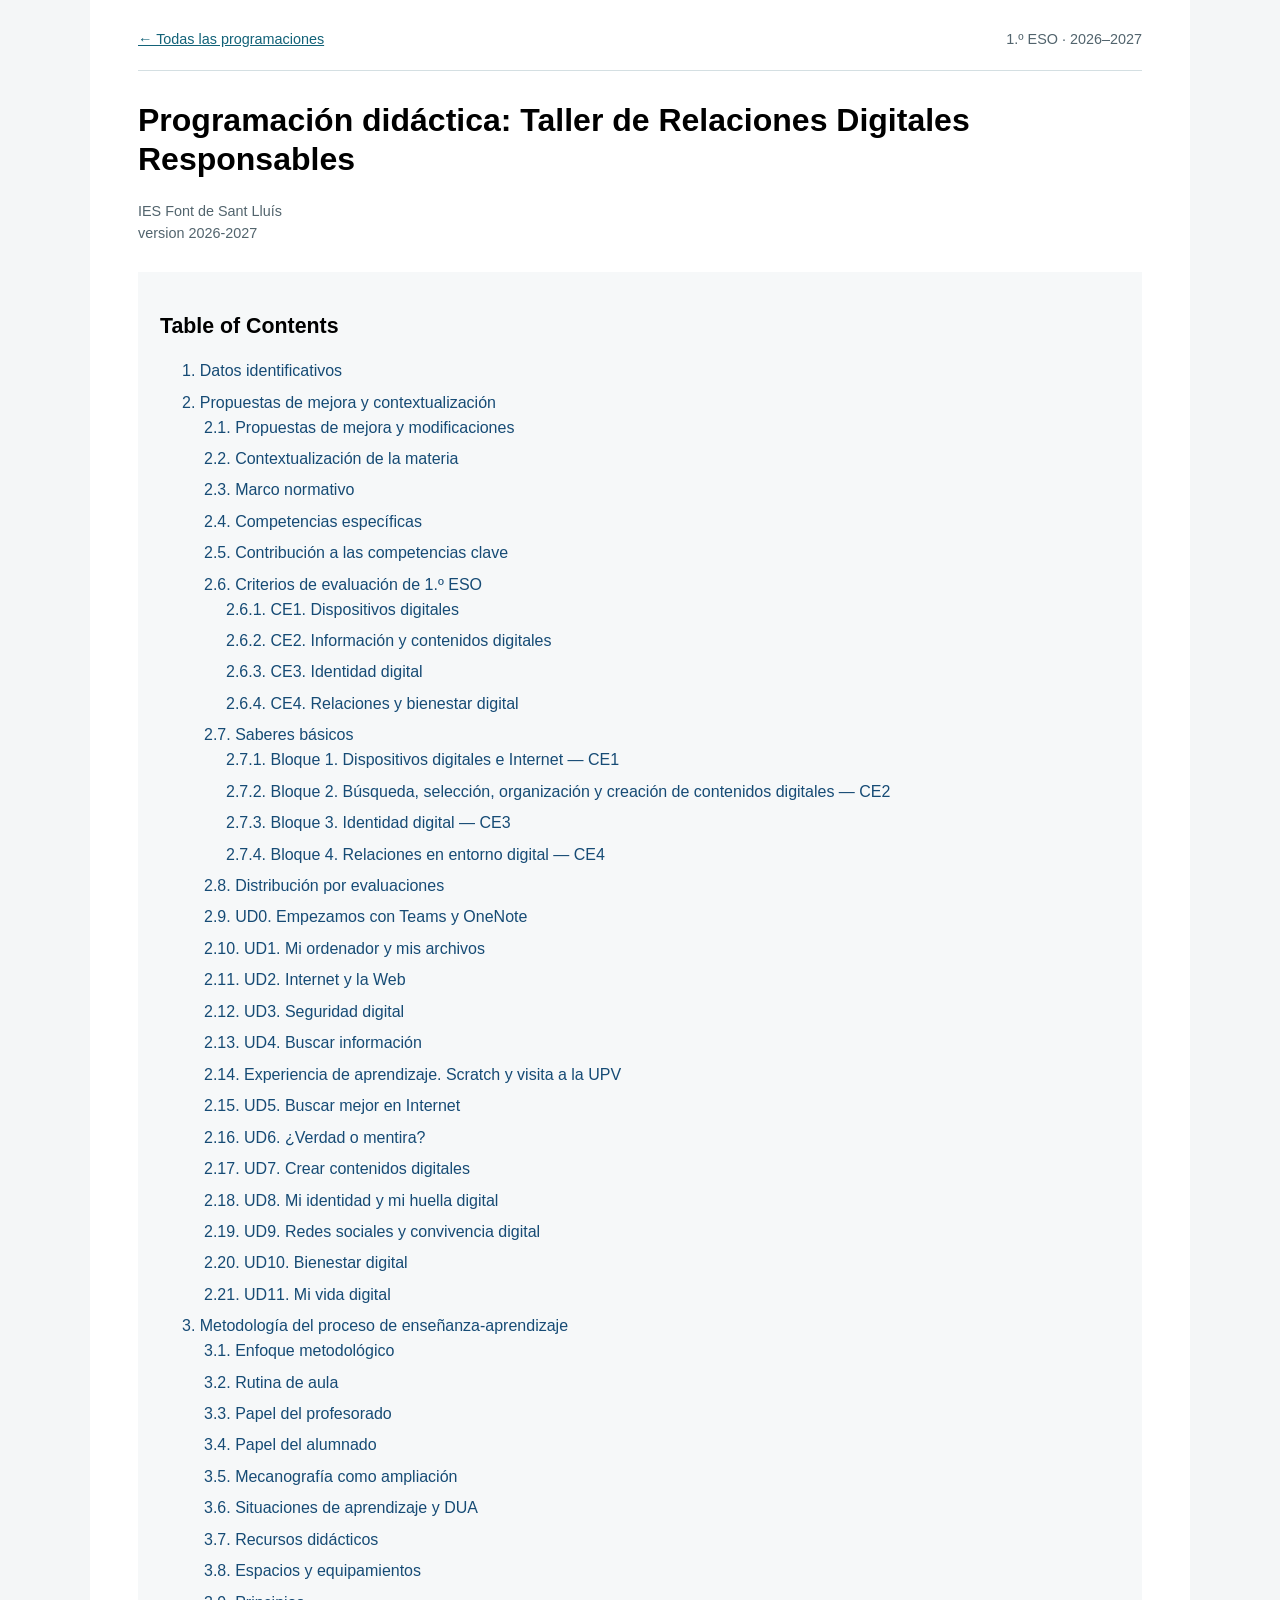
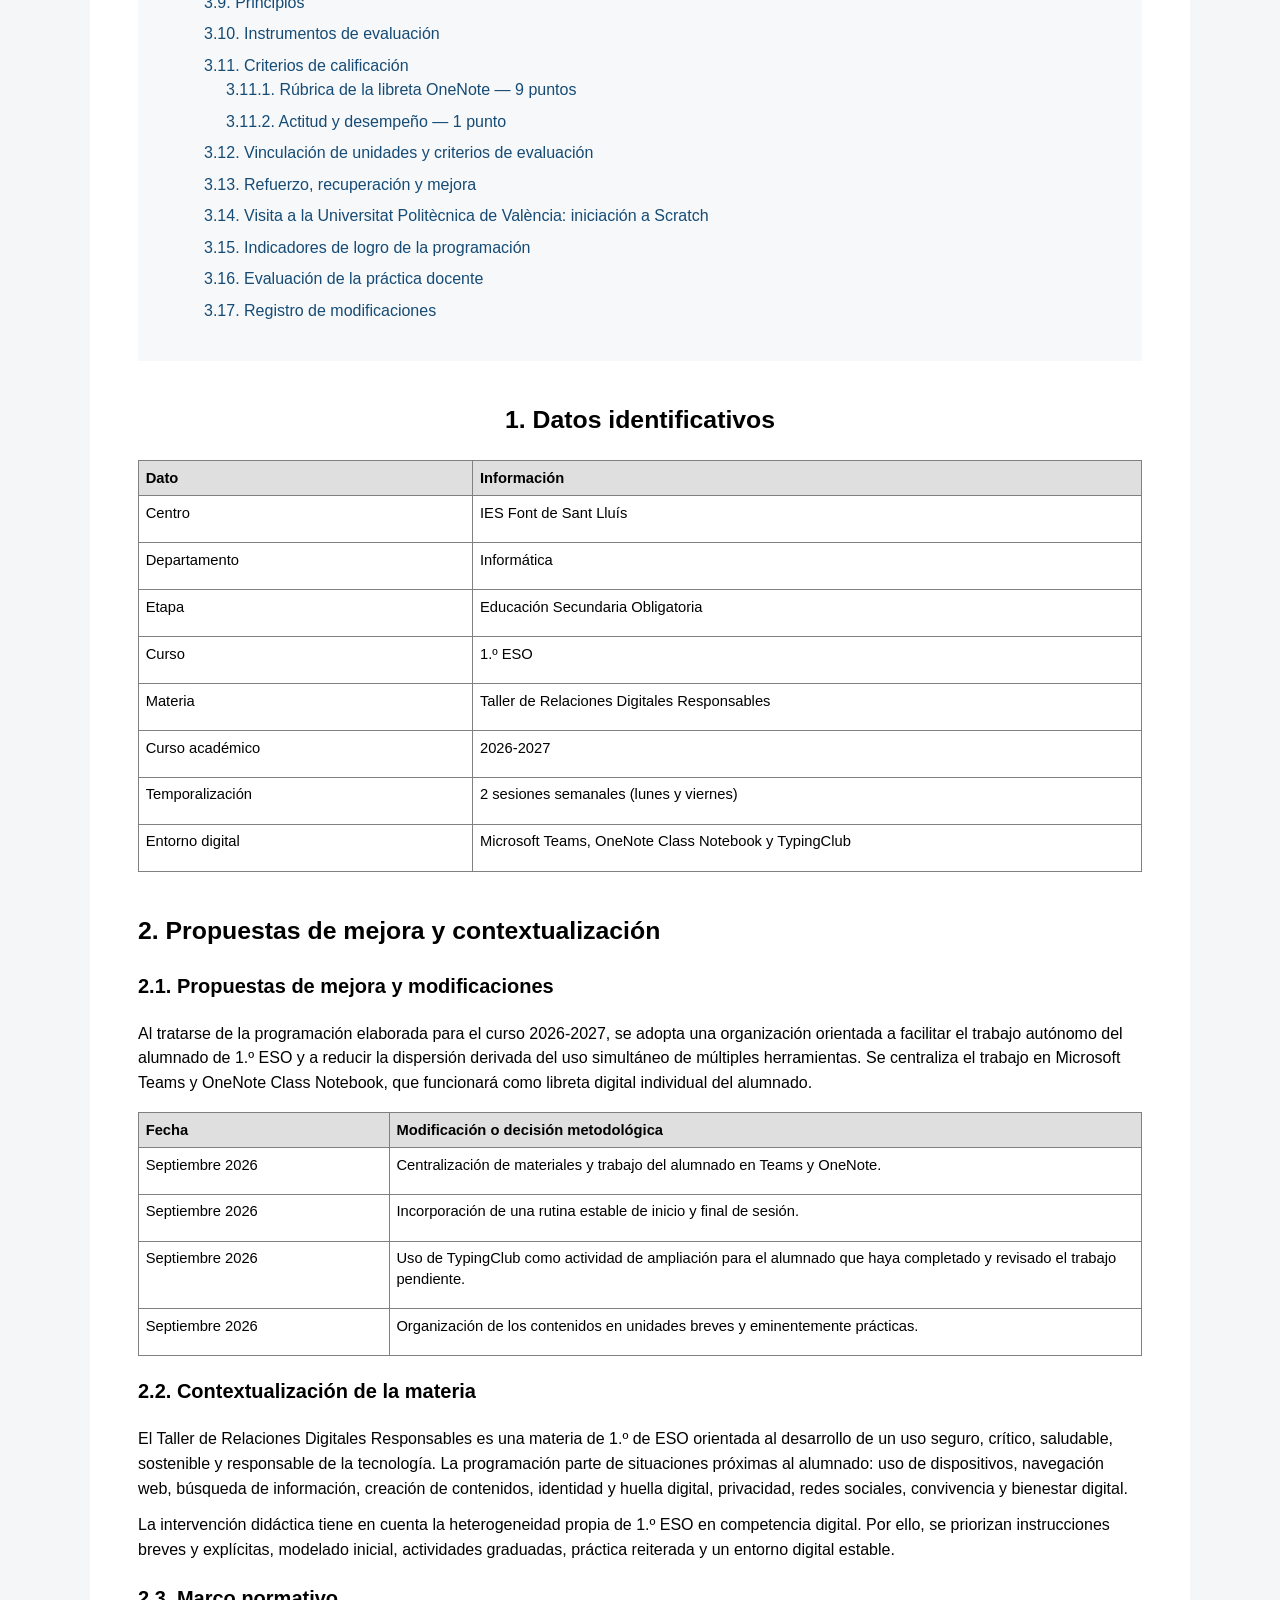
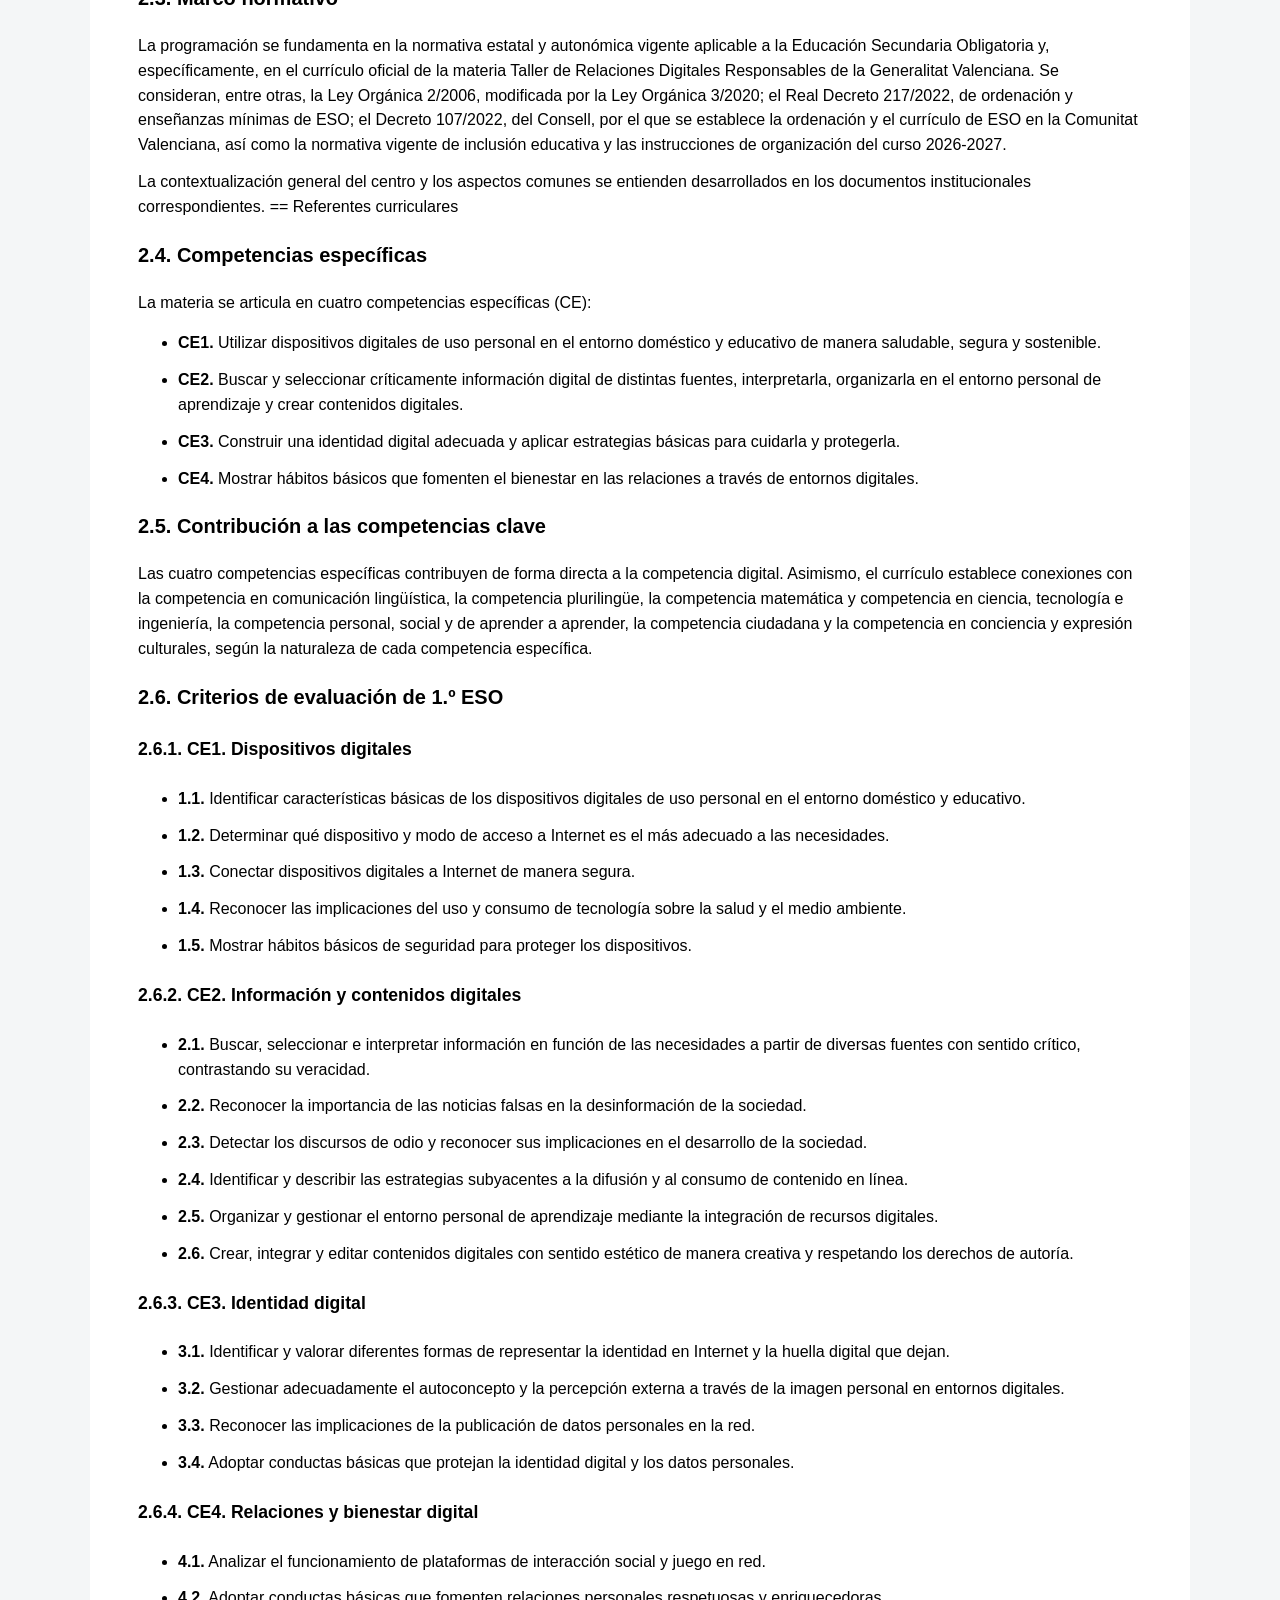
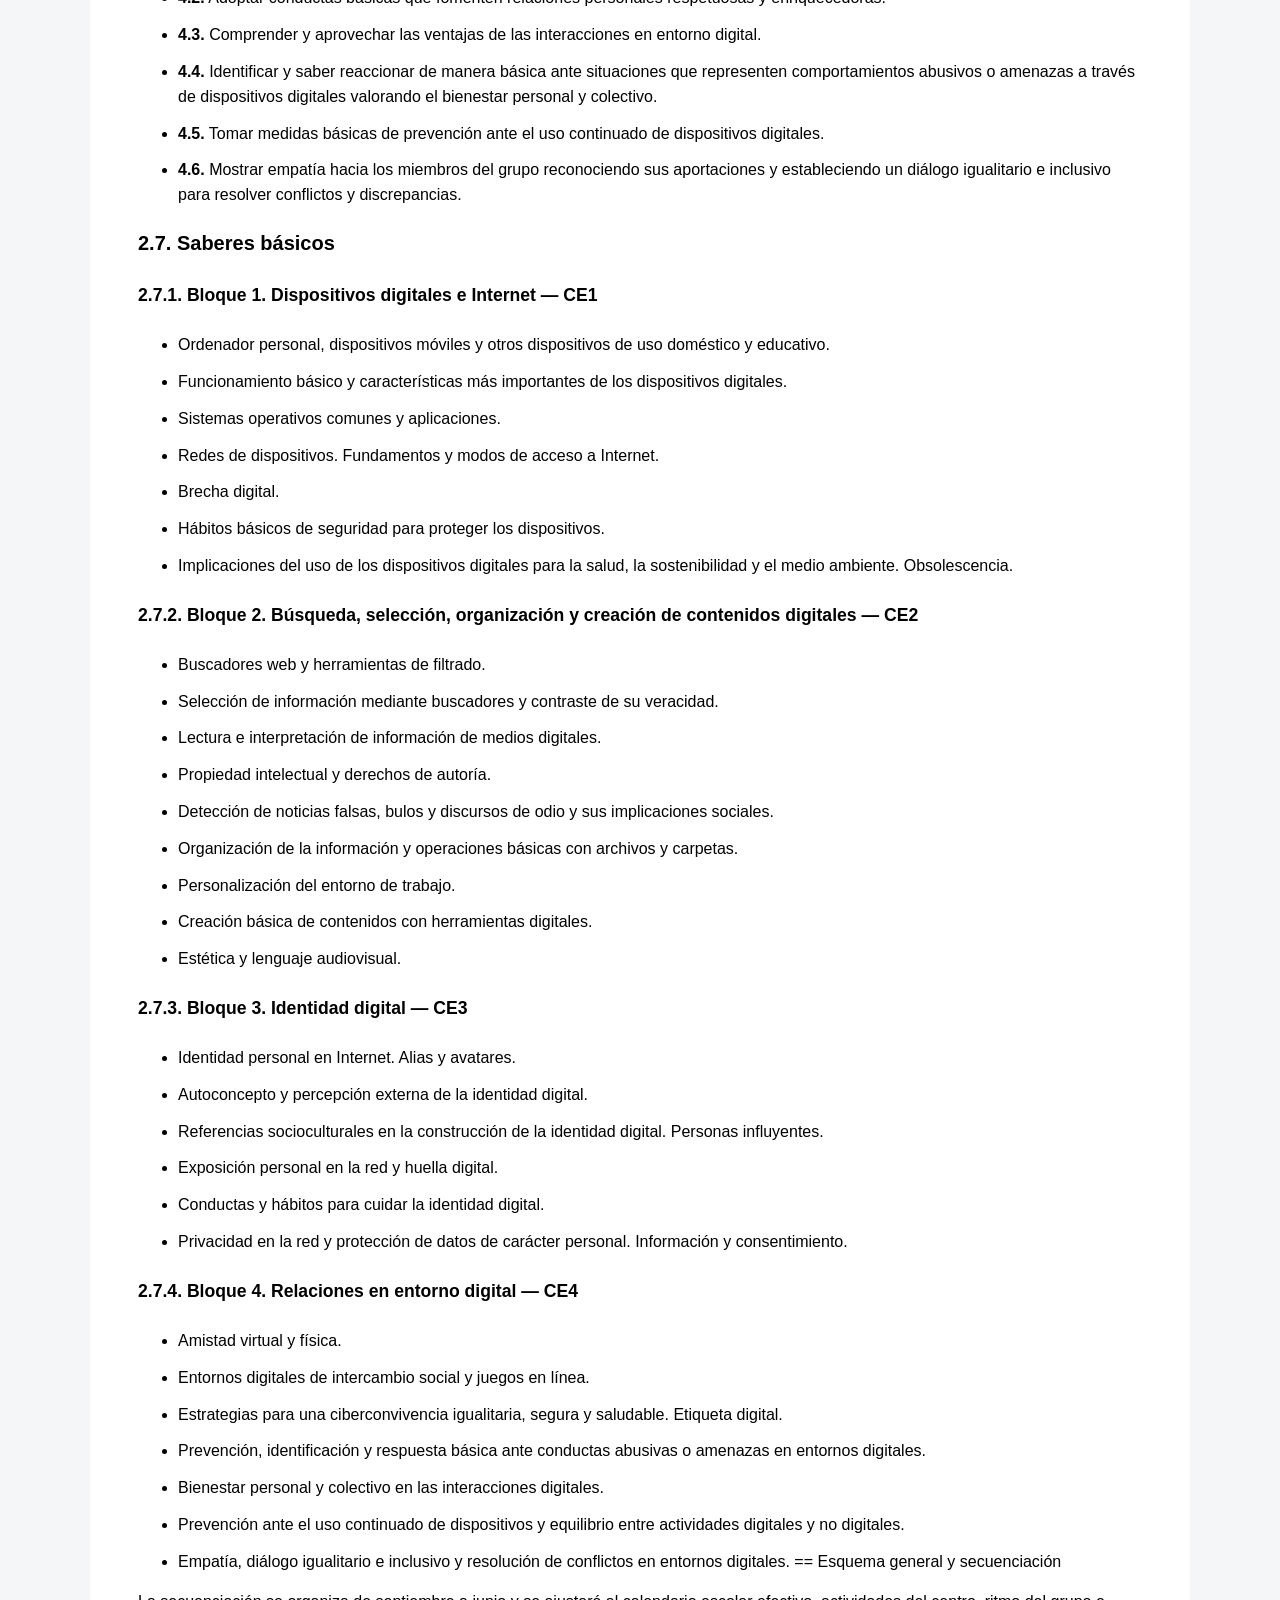
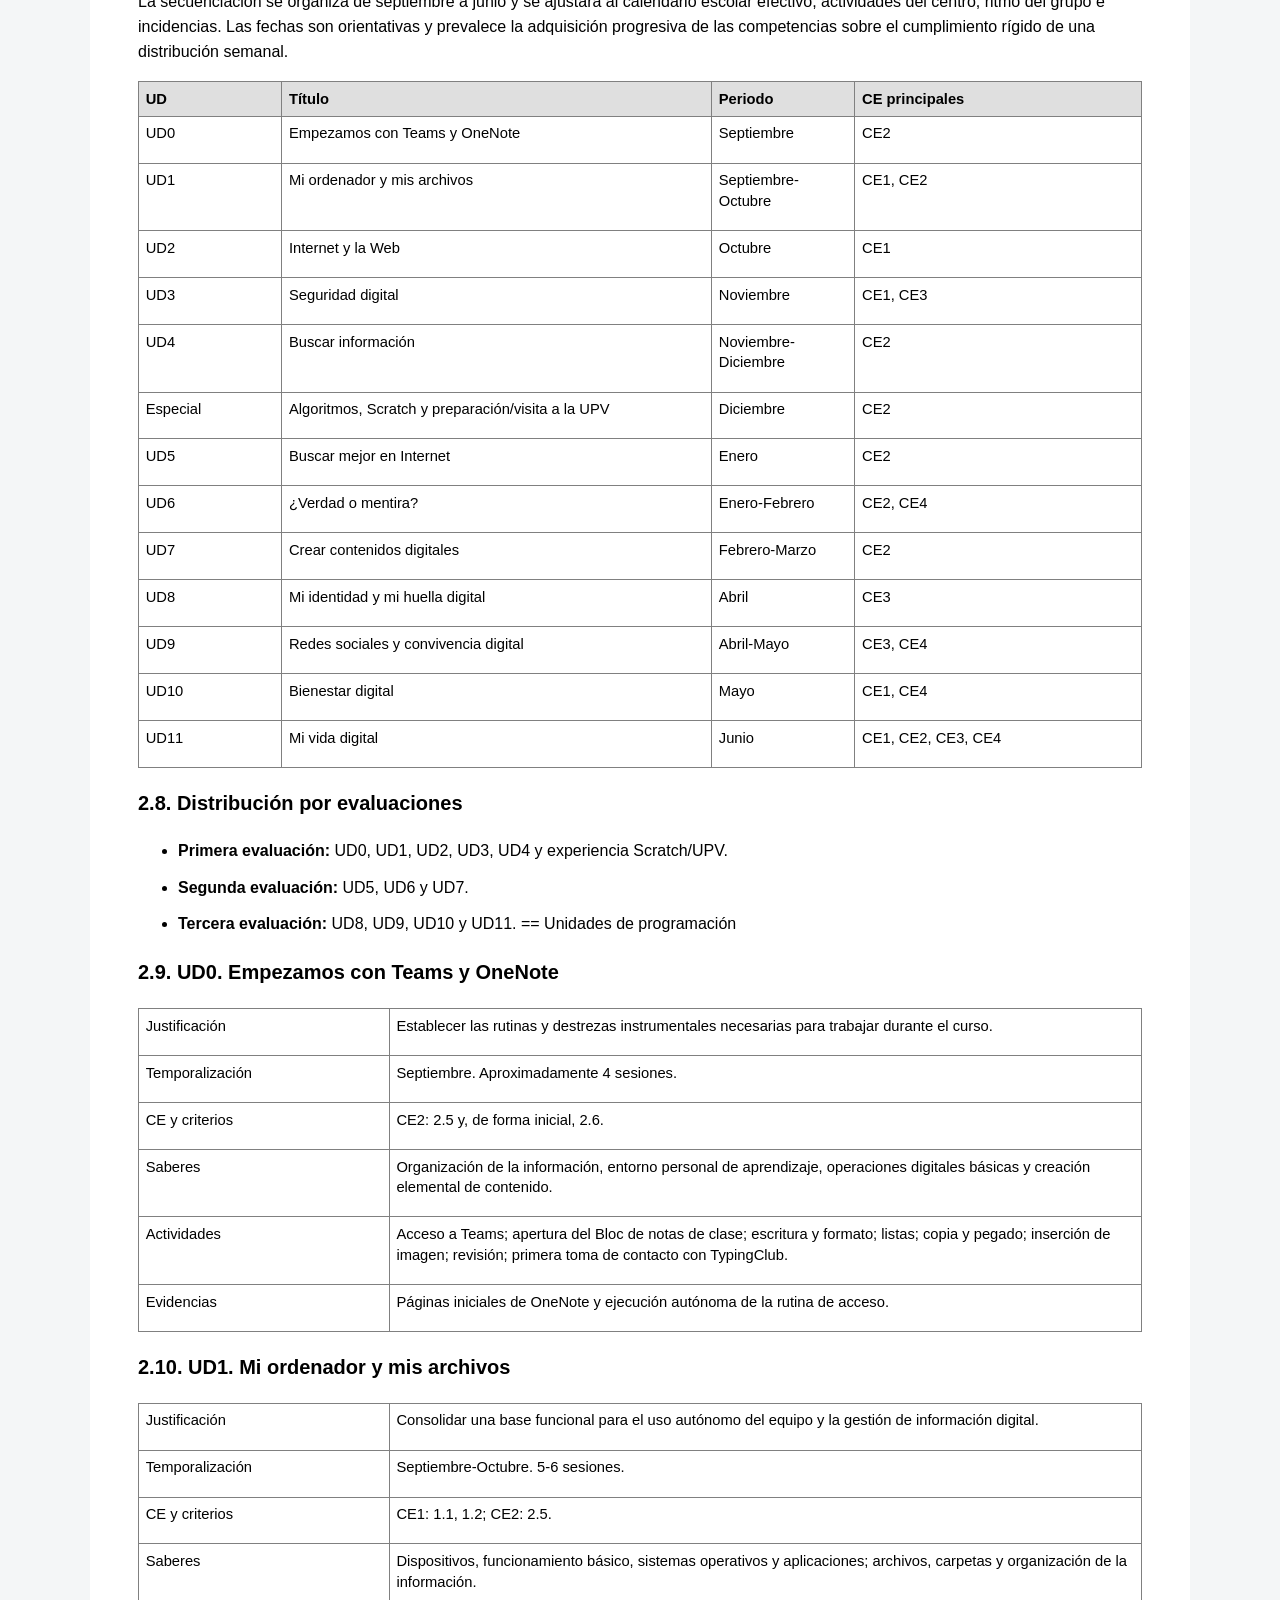
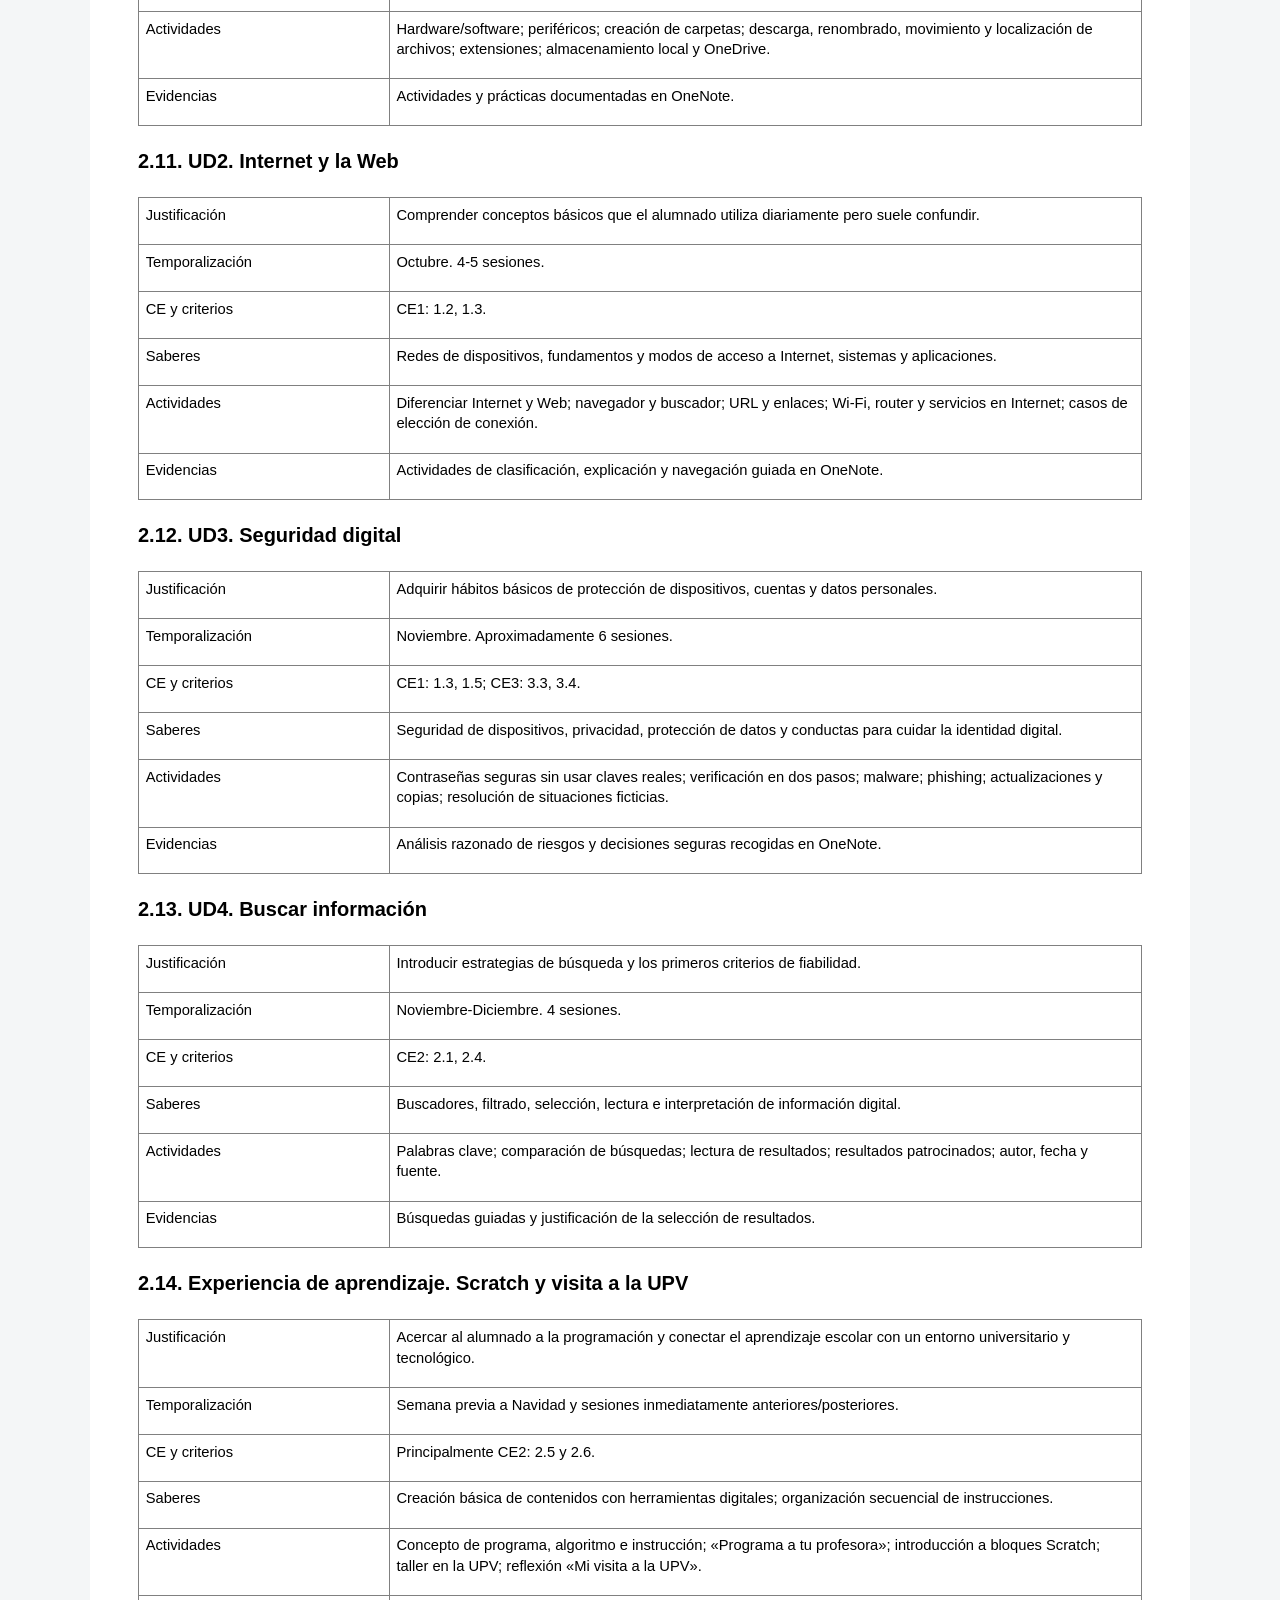
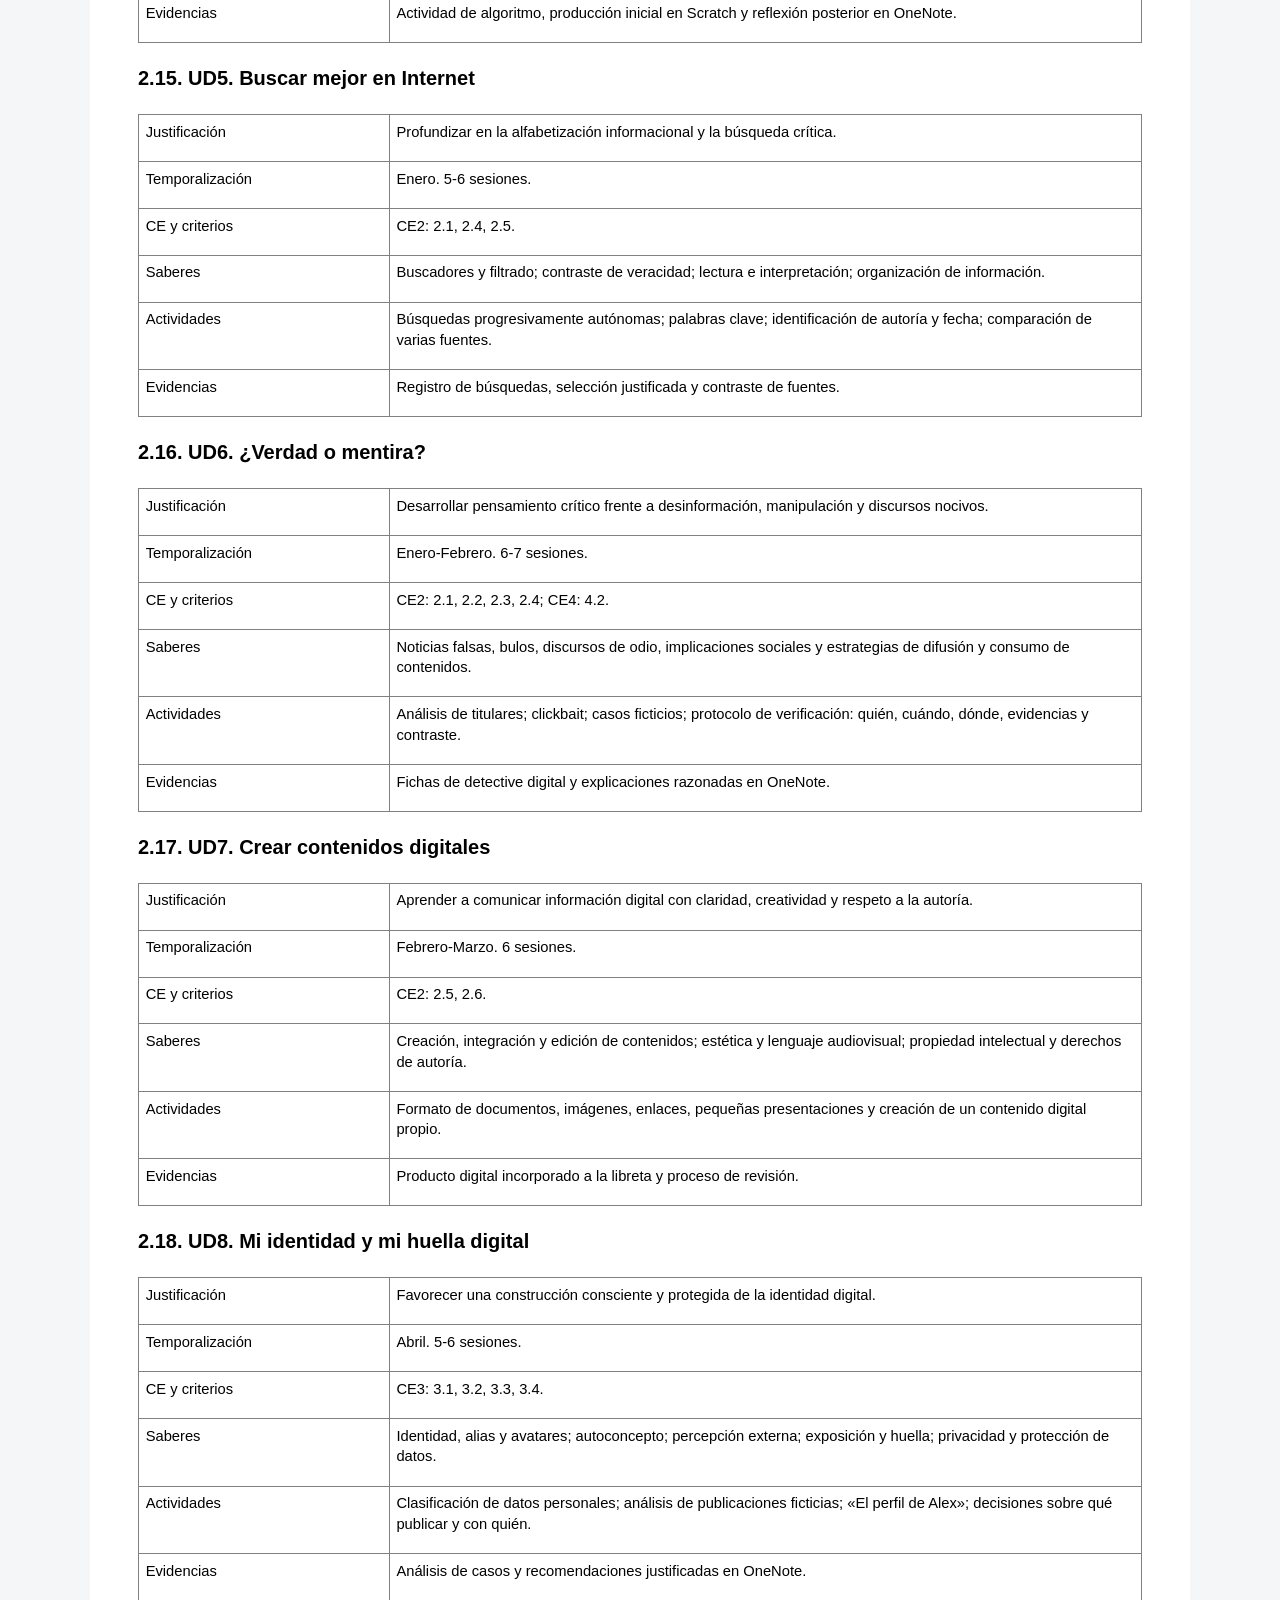
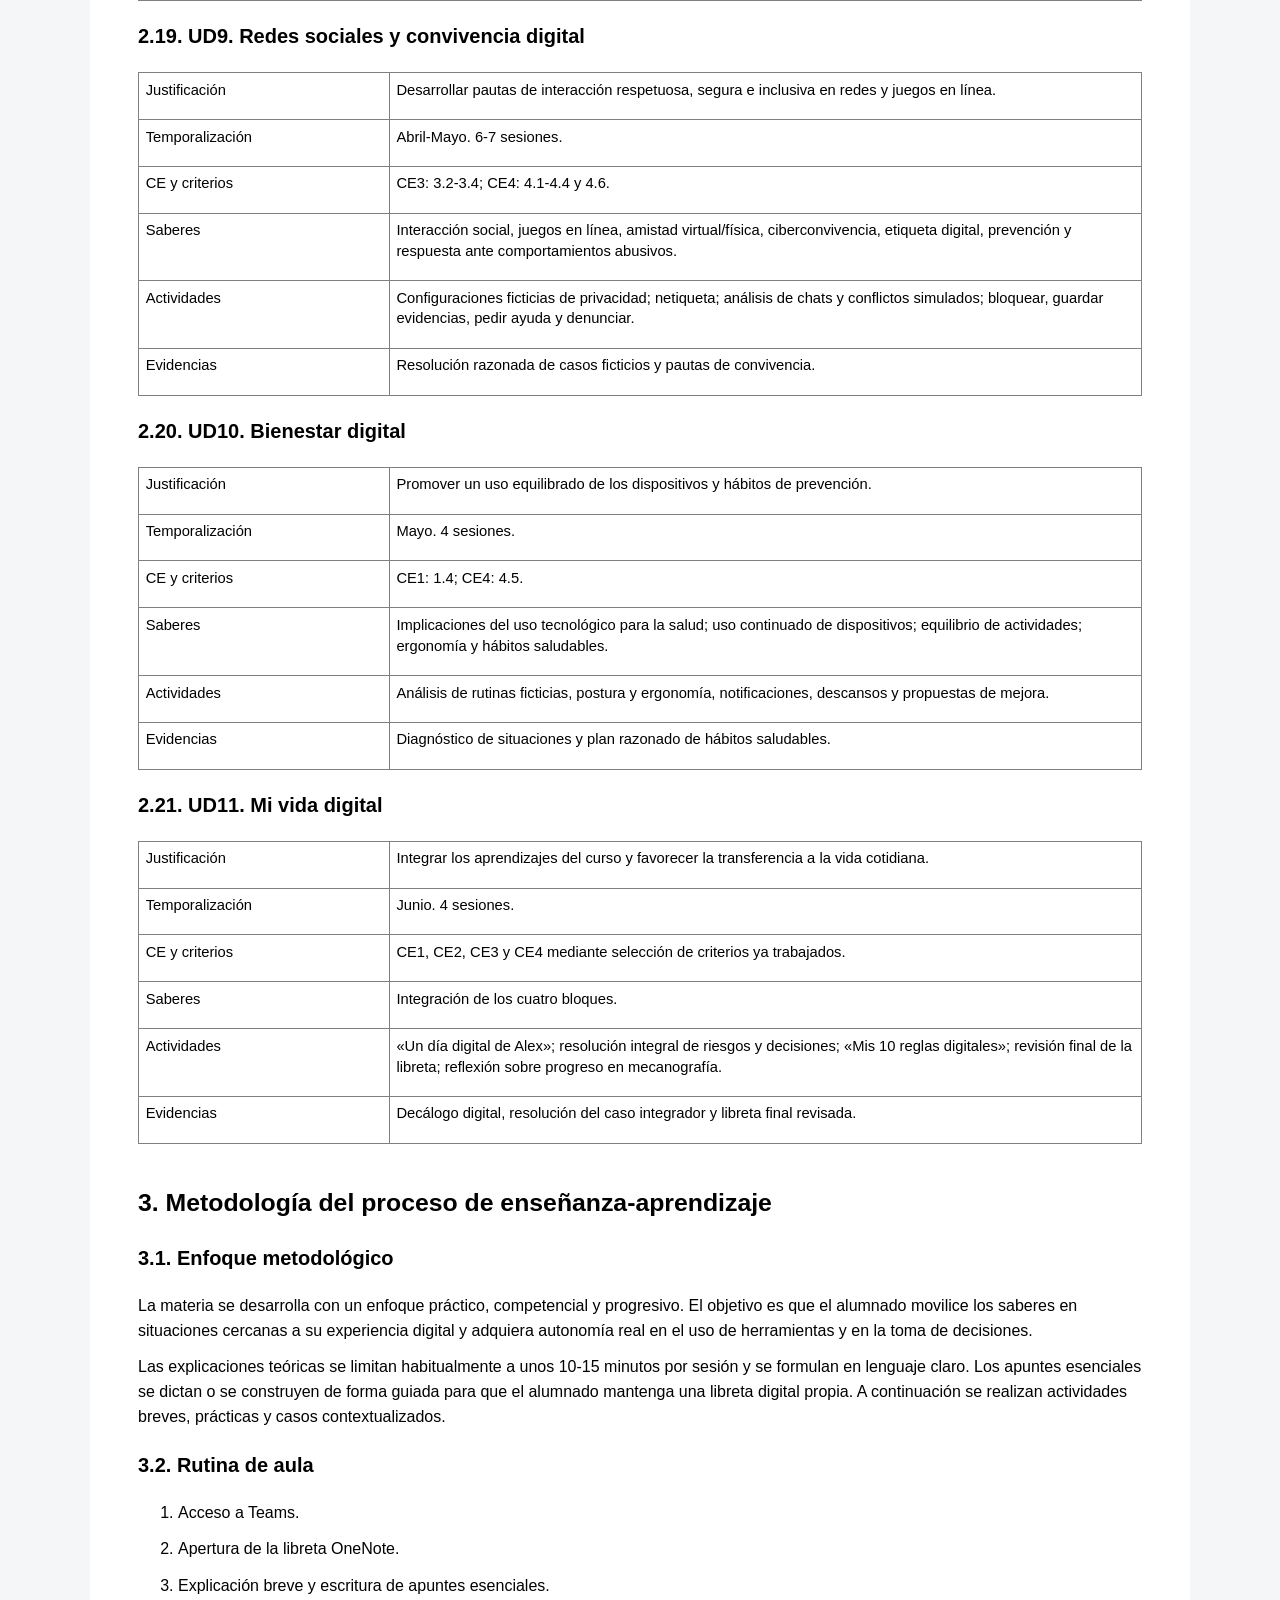
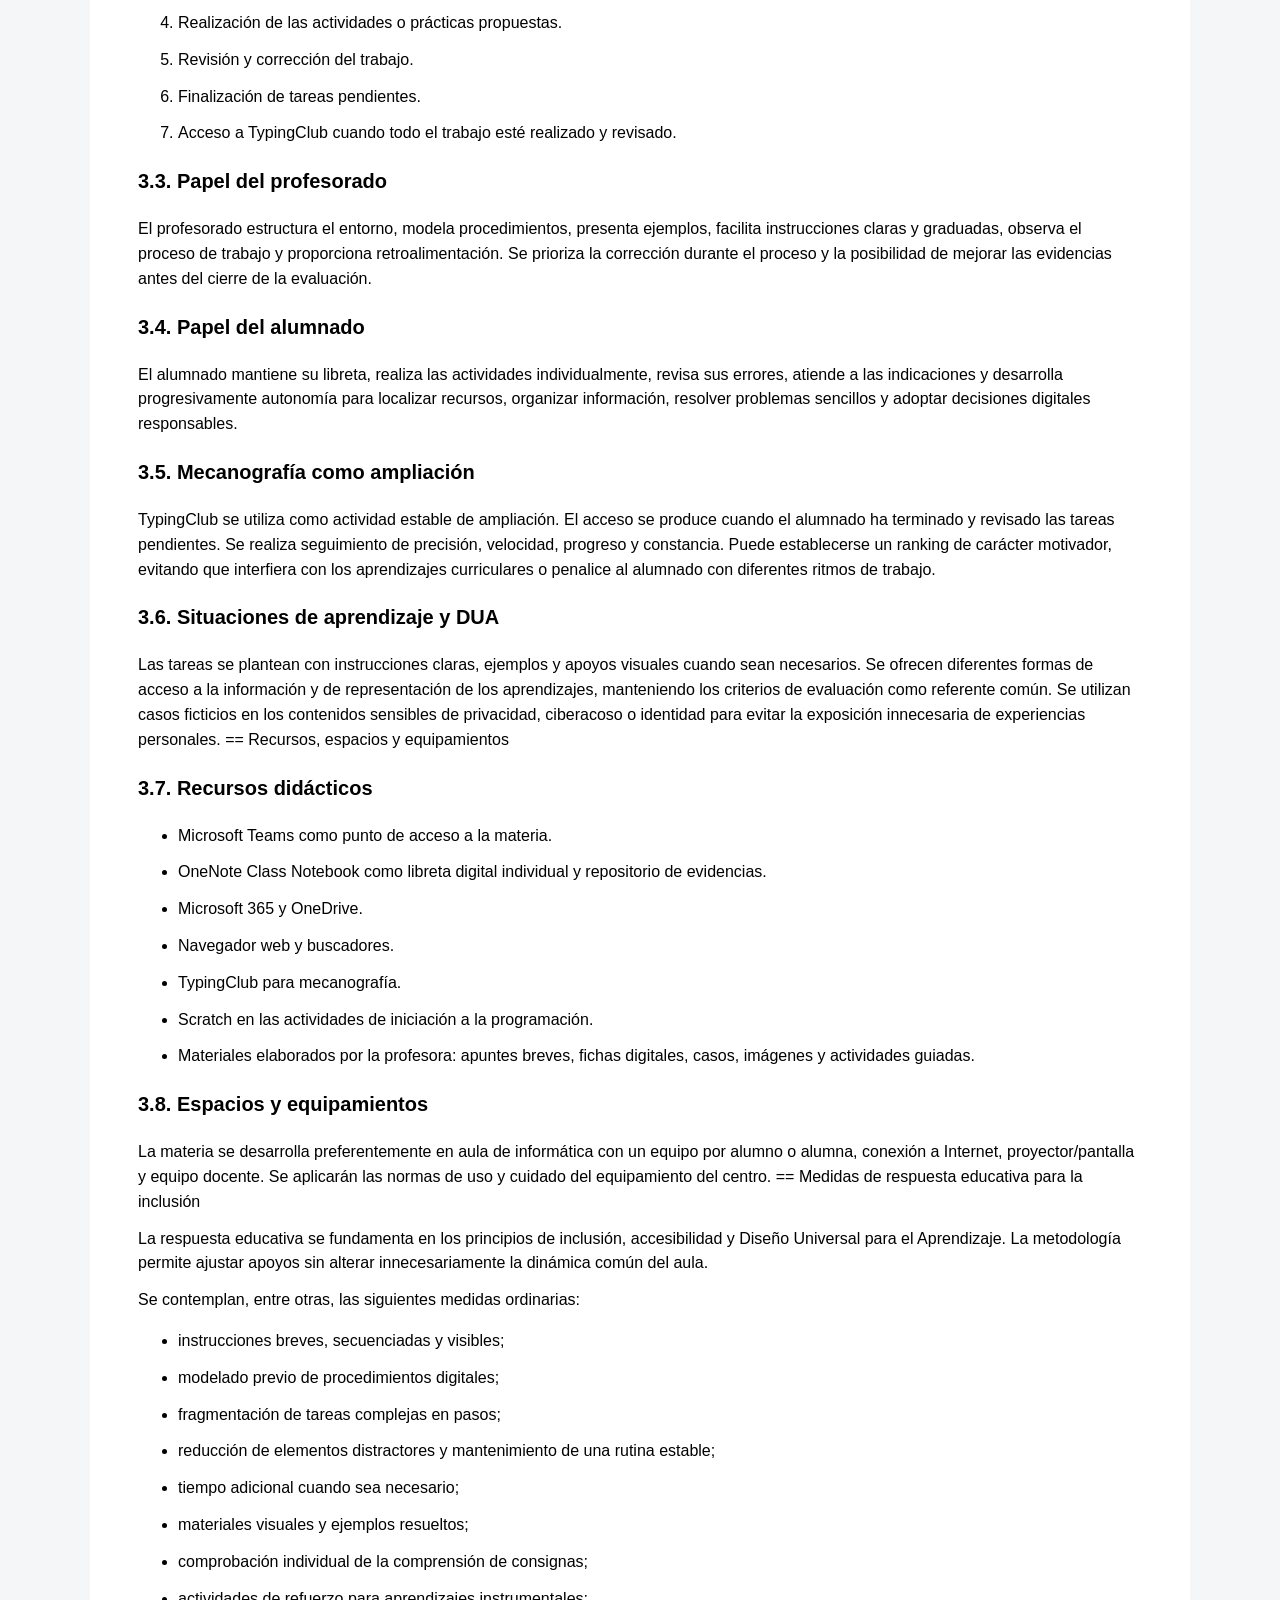
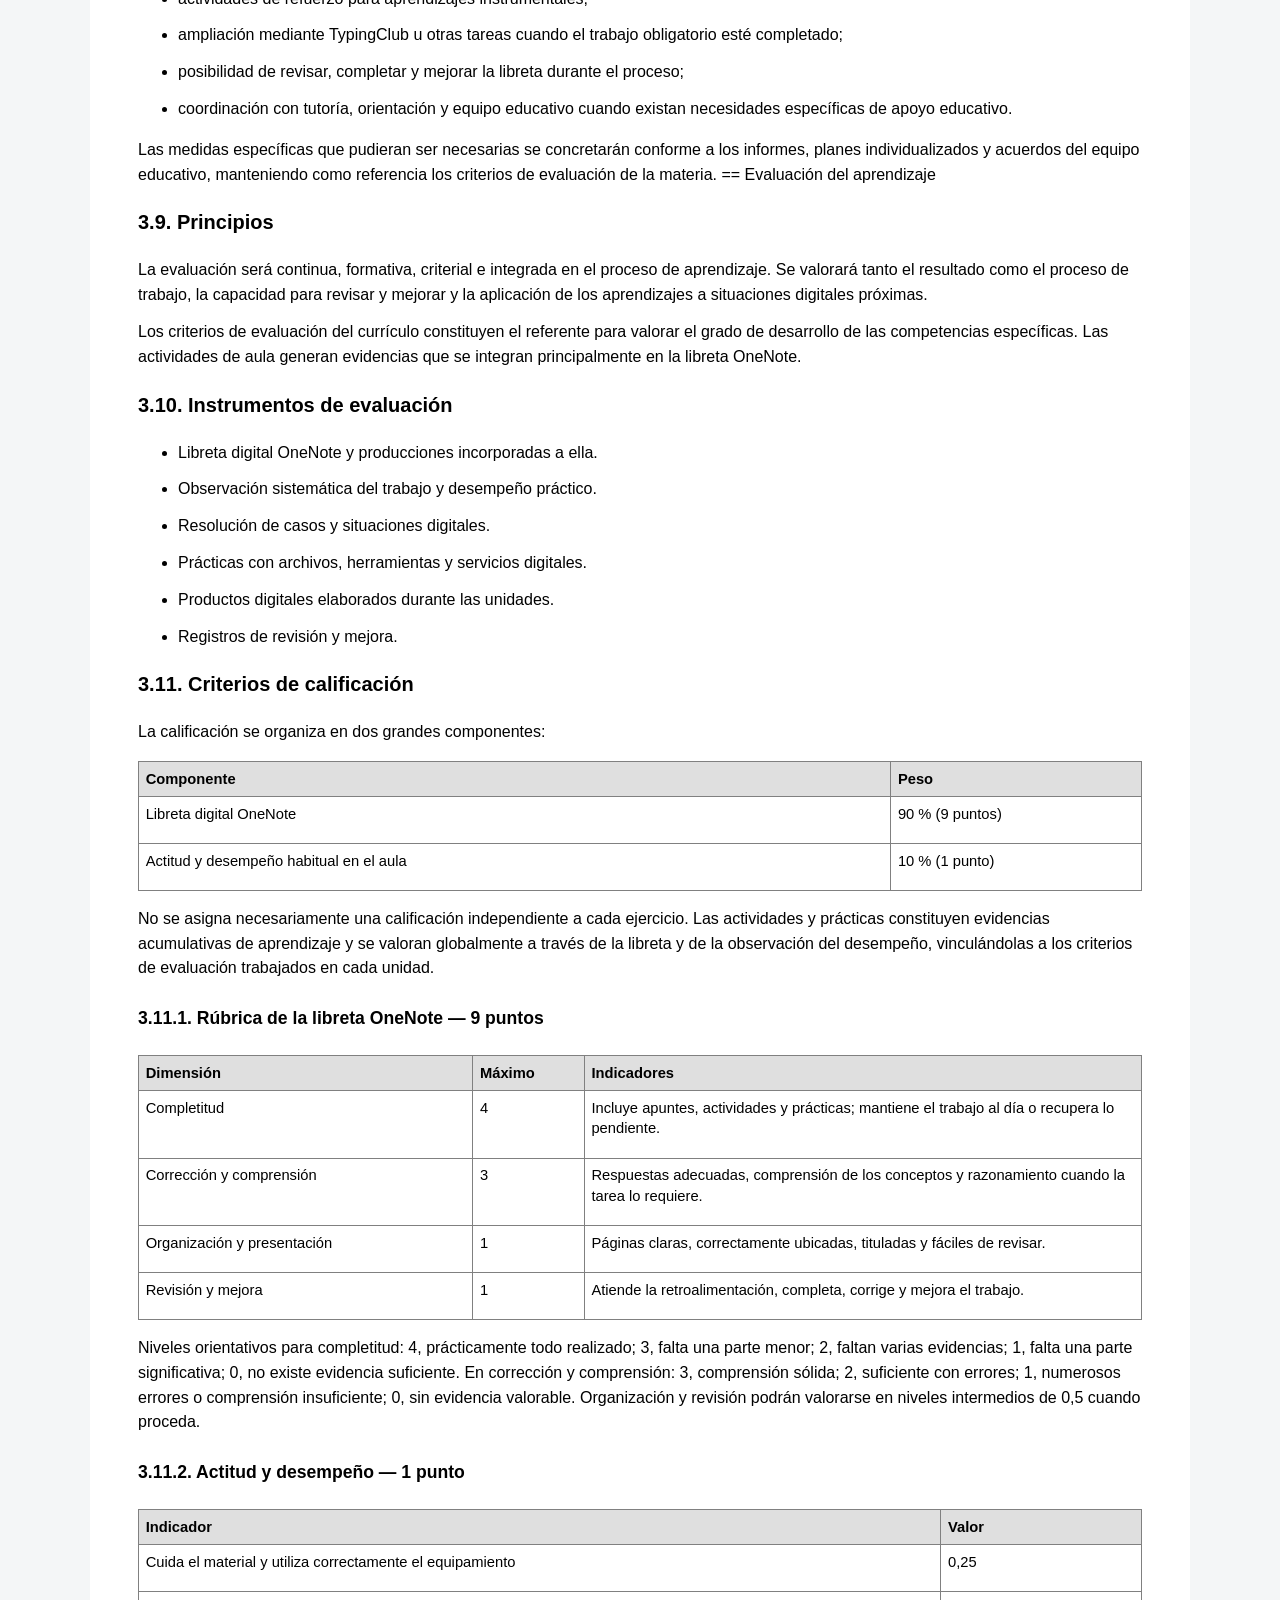
<file: docs/trdr-1eso/index.html>
<!DOCTYPE html>
<html lang="es">
<head>
<meta charset="UTF-8">
<meta http-equiv="X-UA-Compatible" content="IE=edge">
<meta name="viewport" content="width=device-width, initial-scale=1.0">
<meta name="generator" content="Asciidoctor 2.0.26">
<meta name="author" content="IES Font de Sant Lluís">
<title>Programación didáctica: Taller de Relaciones Digitales Responsables</title>
<link rel="stylesheet" href="../assets/styles/document.css">
</head>
<body class="book toc2 toc-left">
<nav class="site-nav" aria-label="Navegación"><a href="../index.html">← Todas las programaciones</a><span>1.º ESO · 2026–2027</span></nav>
<div id="header">
<h1>Programación didáctica: Taller de Relaciones Digitales Responsables</h1>
<div class="details">
<span id="author" class="author">IES Font de Sant Lluís</span><br>
<span id="revnumber">version 2026-2027</span>
</div>
<div id="toc" class="toc2">
<div id="toctitle">Table of Contents</div>
<ul class="sectlevel1">
<li><a href="#_datos_identificativos">1. Datos identificativos</a></li>
<li><a href="#_propuestas_de_mejora_y_contextualización">2. Propuestas de mejora y contextualización</a>
<ul class="sectlevel2">
<li><a href="#_propuestas_de_mejora_y_modificaciones">2.1. Propuestas de mejora y modificaciones</a></li>
<li><a href="#_contextualización_de_la_materia">2.2. Contextualización de la materia</a></li>
<li><a href="#_marco_normativo">2.3. Marco normativo</a></li>
<li><a href="#_competencias_específicas">2.4. Competencias específicas</a></li>
<li><a href="#_contribución_a_las_competencias_clave">2.5. Contribución a las competencias clave</a></li>
<li><a href="#_criterios_de_evaluación_de_1_º_eso">2.6. Criterios de evaluación de 1.º ESO</a>
<ul class="sectlevel3">
<li><a href="#_ce1_dispositivos_digitales">2.6.1. CE1. Dispositivos digitales</a></li>
<li><a href="#_ce2_información_y_contenidos_digitales">2.6.2. CE2. Información y contenidos digitales</a></li>
<li><a href="#_ce3_identidad_digital">2.6.3. CE3. Identidad digital</a></li>
<li><a href="#_ce4_relaciones_y_bienestar_digital">2.6.4. CE4. Relaciones y bienestar digital</a></li>
</ul>
</li>
<li><a href="#_saberes_básicos">2.7. Saberes básicos</a>
<ul class="sectlevel3">
<li><a href="#_bloque_1_dispositivos_digitales_e_internet_ce1">2.7.1. Bloque 1. Dispositivos digitales e Internet — CE1</a></li>
<li><a href="#_bloque_2_búsqueda_selección_organización_y_creación_de_contenidos_digitales_ce2">2.7.2. Bloque 2. Búsqueda, selección, organización y creación de contenidos digitales — CE2</a></li>
<li><a href="#_bloque_3_identidad_digital_ce3">2.7.3. Bloque 3. Identidad digital — CE3</a></li>
<li><a href="#_bloque_4_relaciones_en_entorno_digital_ce4">2.7.4. Bloque 4. Relaciones en entorno digital — CE4</a></li>
</ul>
</li>
<li><a href="#_distribución_por_evaluaciones">2.8. Distribución por evaluaciones</a></li>
<li><a href="#_ud0_empezamos_con_teams_y_onenote">2.9. UD0. Empezamos con Teams y OneNote</a></li>
<li><a href="#_ud1_mi_ordenador_y_mis_archivos">2.10. UD1. Mi ordenador y mis archivos</a></li>
<li><a href="#_ud2_internet_y_la_web">2.11. UD2. Internet y la Web</a></li>
<li><a href="#_ud3_seguridad_digital">2.12. UD3. Seguridad digital</a></li>
<li><a href="#_ud4_buscar_información">2.13. UD4. Buscar información</a></li>
<li><a href="#_experiencia_de_aprendizaje_scratch_y_visita_a_la_upv">2.14. Experiencia de aprendizaje. Scratch y visita a la UPV</a></li>
<li><a href="#_ud5_buscar_mejor_en_internet">2.15. UD5. Buscar mejor en Internet</a></li>
<li><a href="#_ud6_verdad_o_mentira">2.16. UD6. ¿Verdad o mentira?</a></li>
<li><a href="#_ud7_crear_contenidos_digitales">2.17. UD7. Crear contenidos digitales</a></li>
<li><a href="#_ud8_mi_identidad_y_mi_huella_digital">2.18. UD8. Mi identidad y mi huella digital</a></li>
<li><a href="#_ud9_redes_sociales_y_convivencia_digital">2.19. UD9. Redes sociales y convivencia digital</a></li>
<li><a href="#_ud10_bienestar_digital">2.20. UD10. Bienestar digital</a></li>
<li><a href="#_ud11_mi_vida_digital">2.21. UD11. Mi vida digital</a></li>
</ul>
</li>
<li><a href="#_metodología_del_proceso_de_enseñanza_aprendizaje">3. Metodología del proceso de enseñanza-aprendizaje</a>
<ul class="sectlevel2">
<li><a href="#_enfoque_metodológico">3.1. Enfoque metodológico</a></li>
<li><a href="#_rutina_de_aula">3.2. Rutina de aula</a></li>
<li><a href="#_papel_del_profesorado">3.3. Papel del profesorado</a></li>
<li><a href="#_papel_del_alumnado">3.4. Papel del alumnado</a></li>
<li><a href="#_mecanografía_como_ampliación">3.5. Mecanografía como ampliación</a></li>
<li><a href="#_situaciones_de_aprendizaje_y_dua">3.6. Situaciones de aprendizaje y DUA</a></li>
<li><a href="#_recursos_didácticos">3.7. Recursos didácticos</a></li>
<li><a href="#_espacios_y_equipamientos">3.8. Espacios y equipamientos</a></li>
<li><a href="#_principios">3.9. Principios</a></li>
<li><a href="#_instrumentos_de_evaluación">3.10. Instrumentos de evaluación</a></li>
<li><a href="#_criterios_de_calificación">3.11. Criterios de calificación</a>
<ul class="sectlevel3">
<li><a href="#_rúbrica_de_la_libreta_onenote_9_puntos">3.11.1. Rúbrica de la libreta OneNote — 9 puntos</a></li>
<li><a href="#_actitud_y_desempeño_1_punto">3.11.2. Actitud y desempeño — 1 punto</a></li>
</ul>
</li>
<li><a href="#_vinculación_de_unidades_y_criterios_de_evaluación">3.12. Vinculación de unidades y criterios de evaluación</a></li>
<li><a href="#_refuerzo_recuperación_y_mejora">3.13. Refuerzo, recuperación y mejora</a></li>
<li><a href="#_visita_a_la_universitat_politècnica_de_valència_iniciación_a_scratch">3.14. Visita a la Universitat Politècnica de València: iniciación a Scratch</a></li>
<li><a href="#_indicadores_de_logro_de_la_programación">3.15. Indicadores de logro de la programación</a></li>
<li><a href="#_evaluación_de_la_práctica_docente">3.16. Evaluación de la práctica docente</a></li>
<li><a href="#_registro_de_modificaciones">3.17. Registro de modificaciones</a></li>
</ul>
</li>
</ul>
</div>
</div>
<div id="content">
<div class="sect1 text-center">
<h2 id="_datos_identificativos">1. Datos identificativos</h2>
<div class="sectionbody">
<table class="tableblock frame-all grid-all stretch">
<colgroup>
<col style="width: 33.3333%;">
<col style="width: 66.6667%;">
</colgroup>
<thead>
<tr>
<th class="tableblock halign-left valign-top">Dato</th>
<th class="tableblock halign-left valign-top">Información</th>
</tr>
</thead>
<tbody>
<tr>
<td class="tableblock halign-left valign-top"><p class="tableblock">Centro</p></td>
<td class="tableblock halign-left valign-top"><p class="tableblock">IES Font de Sant Lluís</p></td>
</tr>
<tr>
<td class="tableblock halign-left valign-top"><p class="tableblock">Departamento</p></td>
<td class="tableblock halign-left valign-top"><p class="tableblock">Informática</p></td>
</tr>
<tr>
<td class="tableblock halign-left valign-top"><p class="tableblock">Etapa</p></td>
<td class="tableblock halign-left valign-top"><p class="tableblock">Educación Secundaria Obligatoria</p></td>
</tr>
<tr>
<td class="tableblock halign-left valign-top"><p class="tableblock">Curso</p></td>
<td class="tableblock halign-left valign-top"><p class="tableblock">1.º ESO</p></td>
</tr>
<tr>
<td class="tableblock halign-left valign-top"><p class="tableblock">Materia</p></td>
<td class="tableblock halign-left valign-top"><p class="tableblock">Taller de Relaciones Digitales Responsables</p></td>
</tr>
<tr>
<td class="tableblock halign-left valign-top"><p class="tableblock">Curso académico</p></td>
<td class="tableblock halign-left valign-top"><p class="tableblock">2026-2027</p></td>
</tr>
<tr>
<td class="tableblock halign-left valign-top"><p class="tableblock">Temporalización</p></td>
<td class="tableblock halign-left valign-top"><p class="tableblock">2 sesiones semanales (lunes y viernes)</p></td>
</tr>
<tr>
<td class="tableblock halign-left valign-top"><p class="tableblock">Entorno digital</p></td>
<td class="tableblock halign-left valign-top"><p class="tableblock">Microsoft Teams, OneNote Class Notebook y TypingClub</p></td>
</tr>
</tbody>
</table>
</div>
</div>
<div class="sect1">
<h2 id="_propuestas_de_mejora_y_contextualización">2. Propuestas de mejora y contextualización</h2>
<div class="sectionbody">
<div class="sect2">
<h3 id="_propuestas_de_mejora_y_modificaciones">2.1. Propuestas de mejora y modificaciones</h3>
<div class="paragraph">
<p>Al tratarse de la programación elaborada para el curso 2026-2027, se adopta una organización orientada a facilitar el trabajo autónomo del alumnado de 1.º ESO y a reducir la dispersión derivada del uso simultáneo de múltiples herramientas. Se centraliza el trabajo en Microsoft Teams y OneNote Class Notebook, que funcionará como libreta digital individual del alumnado.</p>
</div>
<table class="tableblock frame-all grid-all stretch">
<colgroup>
<col style="width: 25%;">
<col style="width: 75%;">
</colgroup>
<thead>
<tr>
<th class="tableblock halign-left valign-top">Fecha</th>
<th class="tableblock halign-left valign-top">Modificación o decisión metodológica</th>
</tr>
</thead>
<tbody>
<tr>
<td class="tableblock halign-left valign-top"><p class="tableblock">Septiembre 2026</p></td>
<td class="tableblock halign-left valign-top"><p class="tableblock">Centralización de materiales y trabajo del alumnado en Teams y OneNote.</p></td>
</tr>
<tr>
<td class="tableblock halign-left valign-top"><p class="tableblock">Septiembre 2026</p></td>
<td class="tableblock halign-left valign-top"><p class="tableblock">Incorporación de una rutina estable de inicio y final de sesión.</p></td>
</tr>
<tr>
<td class="tableblock halign-left valign-top"><p class="tableblock">Septiembre 2026</p></td>
<td class="tableblock halign-left valign-top"><p class="tableblock">Uso de TypingClub como actividad de ampliación para el alumnado que haya completado y revisado el trabajo pendiente.</p></td>
</tr>
<tr>
<td class="tableblock halign-left valign-top"><p class="tableblock">Septiembre 2026</p></td>
<td class="tableblock halign-left valign-top"><p class="tableblock">Organización de los contenidos en unidades breves y eminentemente prácticas.</p></td>
</tr>
</tbody>
</table>
</div>
<div class="sect2">
<h3 id="_contextualización_de_la_materia">2.2. Contextualización de la materia</h3>
<div class="paragraph">
<p>El Taller de Relaciones Digitales Responsables es una materia de 1.º de ESO orientada al desarrollo de un uso seguro, crítico, saludable, sostenible y responsable de la tecnología. La programación parte de situaciones próximas al alumnado: uso de dispositivos, navegación web, búsqueda de información, creación de contenidos, identidad y huella digital, privacidad, redes sociales, convivencia y bienestar digital.</p>
</div>
<div class="paragraph">
<p>La intervención didáctica tiene en cuenta la heterogeneidad propia de 1.º ESO en competencia digital. Por ello, se priorizan instrucciones breves y explícitas, modelado inicial, actividades graduadas, práctica reiterada y un entorno digital estable.</p>
</div>
</div>
<div class="sect2">
<h3 id="_marco_normativo">2.3. Marco normativo</h3>
<div class="paragraph">
<p>La programación se fundamenta en la normativa estatal y autonómica vigente aplicable a la Educación Secundaria Obligatoria y, específicamente, en el currículo oficial de la materia Taller de Relaciones Digitales Responsables de la Generalitat Valenciana. Se consideran, entre otras, la Ley Orgánica 2/2006, modificada por la Ley Orgánica 3/2020; el Real Decreto 217/2022, de ordenación y enseñanzas mínimas de ESO; el Decreto 107/2022, del Consell, por el que se establece la ordenación y el currículo de ESO en la Comunitat Valenciana, así como la normativa vigente de inclusión educativa y las instrucciones de organización del curso 2026-2027.</p>
</div>
<div class="paragraph">
<p>La contextualización general del centro y los aspectos comunes se entienden desarrollados en los documentos institucionales correspondientes.
== Referentes curriculares</p>
</div>
</div>
<div class="sect2">
<h3 id="_competencias_específicas">2.4. Competencias específicas</h3>
<div class="paragraph">
<p>La materia se articula en cuatro competencias específicas (CE):</p>
</div>
<div class="ulist">
<ul>
<li>
<p><strong>CE1.</strong> Utilizar dispositivos digitales de uso personal en el entorno doméstico y educativo de manera saludable, segura y sostenible.</p>
</li>
<li>
<p><strong>CE2.</strong> Buscar y seleccionar críticamente información digital de distintas fuentes, interpretarla, organizarla en el entorno personal de aprendizaje y crear contenidos digitales.</p>
</li>
<li>
<p><strong>CE3.</strong> Construir una identidad digital adecuada y aplicar estrategias básicas para cuidarla y protegerla.</p>
</li>
<li>
<p><strong>CE4.</strong> Mostrar hábitos básicos que fomenten el bienestar en las relaciones a través de entornos digitales.</p>
</li>
</ul>
</div>
</div>
<div class="sect2">
<h3 id="_contribución_a_las_competencias_clave">2.5. Contribución a las competencias clave</h3>
<div class="paragraph">
<p>Las cuatro competencias específicas contribuyen de forma directa a la competencia digital. Asimismo, el currículo establece conexiones con la competencia en comunicación lingüística, la competencia plurilingüe, la competencia matemática y competencia en ciencia, tecnología e ingeniería, la competencia personal, social y de aprender a aprender, la competencia ciudadana y la competencia en conciencia y expresión culturales, según la naturaleza de cada competencia específica.</p>
</div>
</div>
<div class="sect2">
<h3 id="_criterios_de_evaluación_de_1_º_eso">2.6. Criterios de evaluación de 1.º ESO</h3>
<div class="sect3">
<h4 id="_ce1_dispositivos_digitales">2.6.1. CE1. Dispositivos digitales</h4>
<div class="ulist">
<ul>
<li>
<p><strong>1.1.</strong> Identificar características básicas de los dispositivos digitales de uso personal en el entorno doméstico y educativo.</p>
</li>
<li>
<p><strong>1.2.</strong> Determinar qué dispositivo y modo de acceso a Internet es el más adecuado a las necesidades.</p>
</li>
<li>
<p><strong>1.3.</strong> Conectar dispositivos digitales a Internet de manera segura.</p>
</li>
<li>
<p><strong>1.4.</strong> Reconocer las implicaciones del uso y consumo de tecnología sobre la salud y el medio ambiente.</p>
</li>
<li>
<p><strong>1.5.</strong> Mostrar hábitos básicos de seguridad para proteger los dispositivos.</p>
</li>
</ul>
</div>
</div>
<div class="sect3">
<h4 id="_ce2_información_y_contenidos_digitales">2.6.2. CE2. Información y contenidos digitales</h4>
<div class="ulist">
<ul>
<li>
<p><strong>2.1.</strong> Buscar, seleccionar e interpretar información en función de las necesidades a partir de diversas fuentes con sentido crítico, contrastando su veracidad.</p>
</li>
<li>
<p><strong>2.2.</strong> Reconocer la importancia de las noticias falsas en la desinformación de la sociedad.</p>
</li>
<li>
<p><strong>2.3.</strong> Detectar los discursos de odio y reconocer sus implicaciones en el desarrollo de la sociedad.</p>
</li>
<li>
<p><strong>2.4.</strong> Identificar y describir las estrategias subyacentes a la difusión y al consumo de contenido en línea.</p>
</li>
<li>
<p><strong>2.5.</strong> Organizar y gestionar el entorno personal de aprendizaje mediante la integración de recursos digitales.</p>
</li>
<li>
<p><strong>2.6.</strong> Crear, integrar y editar contenidos digitales con sentido estético de manera creativa y respetando los derechos de autoría.</p>
</li>
</ul>
</div>
</div>
<div class="sect3">
<h4 id="_ce3_identidad_digital">2.6.3. CE3. Identidad digital</h4>
<div class="ulist">
<ul>
<li>
<p><strong>3.1.</strong> Identificar y valorar diferentes formas de representar la identidad en Internet y la huella digital que dejan.</p>
</li>
<li>
<p><strong>3.2.</strong> Gestionar adecuadamente el autoconcepto y la percepción externa a través de la imagen personal en entornos digitales.</p>
</li>
<li>
<p><strong>3.3.</strong> Reconocer las implicaciones de la publicación de datos personales en la red.</p>
</li>
<li>
<p><strong>3.4.</strong> Adoptar conductas básicas que protejan la identidad digital y los datos personales.</p>
</li>
</ul>
</div>
</div>
<div class="sect3">
<h4 id="_ce4_relaciones_y_bienestar_digital">2.6.4. CE4. Relaciones y bienestar digital</h4>
<div class="ulist">
<ul>
<li>
<p><strong>4.1.</strong> Analizar el funcionamiento de plataformas de interacción social y juego en red.</p>
</li>
<li>
<p><strong>4.2.</strong> Adoptar conductas básicas que fomenten relaciones personales respetuosas y enriquecedoras.</p>
</li>
<li>
<p><strong>4.3.</strong> Comprender y aprovechar las ventajas de las interacciones en entorno digital.</p>
</li>
<li>
<p><strong>4.4.</strong> Identificar y saber reaccionar de manera básica ante situaciones que representen comportamientos abusivos o amenazas a través de dispositivos digitales valorando el bienestar personal y colectivo.</p>
</li>
<li>
<p><strong>4.5.</strong> Tomar medidas básicas de prevención ante el uso continuado de dispositivos digitales.</p>
</li>
<li>
<p><strong>4.6.</strong> Mostrar empatía hacia los miembros del grupo reconociendo sus aportaciones y estableciendo un diálogo igualitario e inclusivo para resolver conflictos y discrepancias.</p>
</li>
</ul>
</div>
</div>
</div>
<div class="sect2">
<h3 id="_saberes_básicos">2.7. Saberes básicos</h3>
<div class="sect3">
<h4 id="_bloque_1_dispositivos_digitales_e_internet_ce1">2.7.1. Bloque 1. Dispositivos digitales e Internet — CE1</h4>
<div class="ulist">
<ul>
<li>
<p>Ordenador personal, dispositivos móviles y otros dispositivos de uso doméstico y educativo.</p>
</li>
<li>
<p>Funcionamiento básico y características más importantes de los dispositivos digitales.</p>
</li>
<li>
<p>Sistemas operativos comunes y aplicaciones.</p>
</li>
<li>
<p>Redes de dispositivos. Fundamentos y modos de acceso a Internet.</p>
</li>
<li>
<p>Brecha digital.</p>
</li>
<li>
<p>Hábitos básicos de seguridad para proteger los dispositivos.</p>
</li>
<li>
<p>Implicaciones del uso de los dispositivos digitales para la salud, la sostenibilidad y el medio ambiente. Obsolescencia.</p>
</li>
</ul>
</div>
</div>
<div class="sect3">
<h4 id="_bloque_2_búsqueda_selección_organización_y_creación_de_contenidos_digitales_ce2">2.7.2. Bloque 2. Búsqueda, selección, organización y creación de contenidos digitales — CE2</h4>
<div class="ulist">
<ul>
<li>
<p>Buscadores web y herramientas de filtrado.</p>
</li>
<li>
<p>Selección de información mediante buscadores y contraste de su veracidad.</p>
</li>
<li>
<p>Lectura e interpretación de información de medios digitales.</p>
</li>
<li>
<p>Propiedad intelectual y derechos de autoría.</p>
</li>
<li>
<p>Detección de noticias falsas, bulos y discursos de odio y sus implicaciones sociales.</p>
</li>
<li>
<p>Organización de la información y operaciones básicas con archivos y carpetas.</p>
</li>
<li>
<p>Personalización del entorno de trabajo.</p>
</li>
<li>
<p>Creación básica de contenidos con herramientas digitales.</p>
</li>
<li>
<p>Estética y lenguaje audiovisual.</p>
</li>
</ul>
</div>
</div>
<div class="sect3">
<h4 id="_bloque_3_identidad_digital_ce3">2.7.3. Bloque 3. Identidad digital — CE3</h4>
<div class="ulist">
<ul>
<li>
<p>Identidad personal en Internet. Alias y avatares.</p>
</li>
<li>
<p>Autoconcepto y percepción externa de la identidad digital.</p>
</li>
<li>
<p>Referencias socioculturales en la construcción de la identidad digital. Personas influyentes.</p>
</li>
<li>
<p>Exposición personal en la red y huella digital.</p>
</li>
<li>
<p>Conductas y hábitos para cuidar la identidad digital.</p>
</li>
<li>
<p>Privacidad en la red y protección de datos de carácter personal. Información y consentimiento.</p>
</li>
</ul>
</div>
</div>
<div class="sect3">
<h4 id="_bloque_4_relaciones_en_entorno_digital_ce4">2.7.4. Bloque 4. Relaciones en entorno digital — CE4</h4>
<div class="ulist">
<ul>
<li>
<p>Amistad virtual y física.</p>
</li>
<li>
<p>Entornos digitales de intercambio social y juegos en línea.</p>
</li>
<li>
<p>Estrategias para una ciberconvivencia igualitaria, segura y saludable. Etiqueta digital.</p>
</li>
<li>
<p>Prevención, identificación y respuesta básica ante conductas abusivas o amenazas en entornos digitales.</p>
</li>
<li>
<p>Bienestar personal y colectivo en las interacciones digitales.</p>
</li>
<li>
<p>Prevención ante el uso continuado de dispositivos y equilibrio entre actividades digitales y no digitales.</p>
</li>
<li>
<p>Empatía, diálogo igualitario e inclusivo y resolución de conflictos en entornos digitales.
== Esquema general y secuenciación</p>
</li>
</ul>
</div>
<div class="paragraph">
<p>La secuenciación se organiza de septiembre a junio y se ajustará al calendario escolar efectivo, actividades del centro, ritmo del grupo e incidencias. Las fechas son orientativas y prevalece la adquisición progresiva de las competencias sobre el cumplimiento rígido de una distribución semanal.</p>
</div>
<table class="tableblock frame-all grid-all stretch">
<colgroup>
<col style="width: 14.2857%;">
<col style="width: 42.8571%;">
<col style="width: 14.2857%;">
<col style="width: 28.5715%;">
</colgroup>
<thead>
<tr>
<th class="tableblock halign-left valign-top">UD</th>
<th class="tableblock halign-left valign-top">Título</th>
<th class="tableblock halign-left valign-top">Periodo</th>
<th class="tableblock halign-left valign-top">CE principales</th>
</tr>
</thead>
<tbody>
<tr>
<td class="tableblock halign-left valign-top"><p class="tableblock">UD0</p></td>
<td class="tableblock halign-left valign-top"><p class="tableblock">Empezamos con Teams y OneNote</p></td>
<td class="tableblock halign-left valign-top"><p class="tableblock">Septiembre</p></td>
<td class="tableblock halign-left valign-top"><p class="tableblock">CE2</p></td>
</tr>
<tr>
<td class="tableblock halign-left valign-top"><p class="tableblock">UD1</p></td>
<td class="tableblock halign-left valign-top"><p class="tableblock">Mi ordenador y mis archivos</p></td>
<td class="tableblock halign-left valign-top"><p class="tableblock">Septiembre-Octubre</p></td>
<td class="tableblock halign-left valign-top"><p class="tableblock">CE1, CE2</p></td>
</tr>
<tr>
<td class="tableblock halign-left valign-top"><p class="tableblock">UD2</p></td>
<td class="tableblock halign-left valign-top"><p class="tableblock">Internet y la Web</p></td>
<td class="tableblock halign-left valign-top"><p class="tableblock">Octubre</p></td>
<td class="tableblock halign-left valign-top"><p class="tableblock">CE1</p></td>
</tr>
<tr>
<td class="tableblock halign-left valign-top"><p class="tableblock">UD3</p></td>
<td class="tableblock halign-left valign-top"><p class="tableblock">Seguridad digital</p></td>
<td class="tableblock halign-left valign-top"><p class="tableblock">Noviembre</p></td>
<td class="tableblock halign-left valign-top"><p class="tableblock">CE1, CE3</p></td>
</tr>
<tr>
<td class="tableblock halign-left valign-top"><p class="tableblock">UD4</p></td>
<td class="tableblock halign-left valign-top"><p class="tableblock">Buscar información</p></td>
<td class="tableblock halign-left valign-top"><p class="tableblock">Noviembre-Diciembre</p></td>
<td class="tableblock halign-left valign-top"><p class="tableblock">CE2</p></td>
</tr>
<tr>
<td class="tableblock halign-left valign-top"><p class="tableblock">Especial</p></td>
<td class="tableblock halign-left valign-top"><p class="tableblock">Algoritmos, Scratch y preparación/visita a la UPV</p></td>
<td class="tableblock halign-left valign-top"><p class="tableblock">Diciembre</p></td>
<td class="tableblock halign-left valign-top"><p class="tableblock">CE2</p></td>
</tr>
<tr>
<td class="tableblock halign-left valign-top"><p class="tableblock">UD5</p></td>
<td class="tableblock halign-left valign-top"><p class="tableblock">Buscar mejor en Internet</p></td>
<td class="tableblock halign-left valign-top"><p class="tableblock">Enero</p></td>
<td class="tableblock halign-left valign-top"><p class="tableblock">CE2</p></td>
</tr>
<tr>
<td class="tableblock halign-left valign-top"><p class="tableblock">UD6</p></td>
<td class="tableblock halign-left valign-top"><p class="tableblock">¿Verdad o mentira?</p></td>
<td class="tableblock halign-left valign-top"><p class="tableblock">Enero-Febrero</p></td>
<td class="tableblock halign-left valign-top"><p class="tableblock">CE2, CE4</p></td>
</tr>
<tr>
<td class="tableblock halign-left valign-top"><p class="tableblock">UD7</p></td>
<td class="tableblock halign-left valign-top"><p class="tableblock">Crear contenidos digitales</p></td>
<td class="tableblock halign-left valign-top"><p class="tableblock">Febrero-Marzo</p></td>
<td class="tableblock halign-left valign-top"><p class="tableblock">CE2</p></td>
</tr>
<tr>
<td class="tableblock halign-left valign-top"><p class="tableblock">UD8</p></td>
<td class="tableblock halign-left valign-top"><p class="tableblock">Mi identidad y mi huella digital</p></td>
<td class="tableblock halign-left valign-top"><p class="tableblock">Abril</p></td>
<td class="tableblock halign-left valign-top"><p class="tableblock">CE3</p></td>
</tr>
<tr>
<td class="tableblock halign-left valign-top"><p class="tableblock">UD9</p></td>
<td class="tableblock halign-left valign-top"><p class="tableblock">Redes sociales y convivencia digital</p></td>
<td class="tableblock halign-left valign-top"><p class="tableblock">Abril-Mayo</p></td>
<td class="tableblock halign-left valign-top"><p class="tableblock">CE3, CE4</p></td>
</tr>
<tr>
<td class="tableblock halign-left valign-top"><p class="tableblock">UD10</p></td>
<td class="tableblock halign-left valign-top"><p class="tableblock">Bienestar digital</p></td>
<td class="tableblock halign-left valign-top"><p class="tableblock">Mayo</p></td>
<td class="tableblock halign-left valign-top"><p class="tableblock">CE1, CE4</p></td>
</tr>
<tr>
<td class="tableblock halign-left valign-top"><p class="tableblock">UD11</p></td>
<td class="tableblock halign-left valign-top"><p class="tableblock">Mi vida digital</p></td>
<td class="tableblock halign-left valign-top"><p class="tableblock">Junio</p></td>
<td class="tableblock halign-left valign-top"><p class="tableblock">CE1, CE2, CE3, CE4</p></td>
</tr>
</tbody>
</table>
</div>
</div>
<div class="sect2">
<h3 id="_distribución_por_evaluaciones">2.8. Distribución por evaluaciones</h3>
<div class="ulist">
<ul>
<li>
<p><strong>Primera evaluación:</strong> UD0, UD1, UD2, UD3, UD4 y experiencia Scratch/UPV.</p>
</li>
<li>
<p><strong>Segunda evaluación:</strong> UD5, UD6 y UD7.</p>
</li>
<li>
<p><strong>Tercera evaluación:</strong> UD8, UD9, UD10 y UD11.
== Unidades de programación</p>
</li>
</ul>
</div>
</div>
<div class="sect2">
<h3 id="_ud0_empezamos_con_teams_y_onenote">2.9. UD0. Empezamos con Teams y OneNote</h3>
<table class="tableblock frame-all grid-all stretch">
<colgroup>
<col style="width: 25%;">
<col style="width: 75%;">
</colgroup>
<tbody>
<tr>
<td class="tableblock halign-left valign-top"><p class="tableblock">Justificación</p></td>
<td class="tableblock halign-left valign-top"><p class="tableblock">Establecer las rutinas y destrezas instrumentales necesarias para trabajar durante el curso.</p></td>
</tr>
<tr>
<td class="tableblock halign-left valign-top"><p class="tableblock">Temporalización</p></td>
<td class="tableblock halign-left valign-top"><p class="tableblock">Septiembre. Aproximadamente 4 sesiones.</p></td>
</tr>
<tr>
<td class="tableblock halign-left valign-top"><p class="tableblock">CE y criterios</p></td>
<td class="tableblock halign-left valign-top"><p class="tableblock">CE2: 2.5 y, de forma inicial, 2.6.</p></td>
</tr>
<tr>
<td class="tableblock halign-left valign-top"><p class="tableblock">Saberes</p></td>
<td class="tableblock halign-left valign-top"><p class="tableblock">Organización de la información, entorno personal de aprendizaje, operaciones digitales básicas y creación elemental de contenido.</p></td>
</tr>
<tr>
<td class="tableblock halign-left valign-top"><p class="tableblock">Actividades</p></td>
<td class="tableblock halign-left valign-top"><p class="tableblock">Acceso a Teams; apertura del Bloc de notas de clase; escritura y formato; listas; copia y pegado; inserción de imagen; revisión; primera toma de contacto con TypingClub.</p></td>
</tr>
<tr>
<td class="tableblock halign-left valign-top"><p class="tableblock">Evidencias</p></td>
<td class="tableblock halign-left valign-top"><p class="tableblock">Páginas iniciales de OneNote y ejecución autónoma de la rutina de acceso.</p></td>
</tr>
</tbody>
</table>
</div>
<div class="sect2">
<h3 id="_ud1_mi_ordenador_y_mis_archivos">2.10. UD1. Mi ordenador y mis archivos</h3>
<table class="tableblock frame-all grid-all stretch">
<colgroup>
<col style="width: 25%;">
<col style="width: 75%;">
</colgroup>
<tbody>
<tr>
<td class="tableblock halign-left valign-top"><p class="tableblock">Justificación</p></td>
<td class="tableblock halign-left valign-top"><p class="tableblock">Consolidar una base funcional para el uso autónomo del equipo y la gestión de información digital.</p></td>
</tr>
<tr>
<td class="tableblock halign-left valign-top"><p class="tableblock">Temporalización</p></td>
<td class="tableblock halign-left valign-top"><p class="tableblock">Septiembre-Octubre. 5-6 sesiones.</p></td>
</tr>
<tr>
<td class="tableblock halign-left valign-top"><p class="tableblock">CE y criterios</p></td>
<td class="tableblock halign-left valign-top"><p class="tableblock">CE1: 1.1, 1.2; CE2: 2.5.</p></td>
</tr>
<tr>
<td class="tableblock halign-left valign-top"><p class="tableblock">Saberes</p></td>
<td class="tableblock halign-left valign-top"><p class="tableblock">Dispositivos, funcionamiento básico, sistemas operativos y aplicaciones; archivos, carpetas y organización de la información.</p></td>
</tr>
<tr>
<td class="tableblock halign-left valign-top"><p class="tableblock">Actividades</p></td>
<td class="tableblock halign-left valign-top"><p class="tableblock">Hardware/software; periféricos; creación de carpetas; descarga, renombrado, movimiento y localización de archivos; extensiones; almacenamiento local y OneDrive.</p></td>
</tr>
<tr>
<td class="tableblock halign-left valign-top"><p class="tableblock">Evidencias</p></td>
<td class="tableblock halign-left valign-top"><p class="tableblock">Actividades y prácticas documentadas en OneNote.</p></td>
</tr>
</tbody>
</table>
</div>
<div class="sect2">
<h3 id="_ud2_internet_y_la_web">2.11. UD2. Internet y la Web</h3>
<table class="tableblock frame-all grid-all stretch">
<colgroup>
<col style="width: 25%;">
<col style="width: 75%;">
</colgroup>
<tbody>
<tr>
<td class="tableblock halign-left valign-top"><p class="tableblock">Justificación</p></td>
<td class="tableblock halign-left valign-top"><p class="tableblock">Comprender conceptos básicos que el alumnado utiliza diariamente pero suele confundir.</p></td>
</tr>
<tr>
<td class="tableblock halign-left valign-top"><p class="tableblock">Temporalización</p></td>
<td class="tableblock halign-left valign-top"><p class="tableblock">Octubre. 4-5 sesiones.</p></td>
</tr>
<tr>
<td class="tableblock halign-left valign-top"><p class="tableblock">CE y criterios</p></td>
<td class="tableblock halign-left valign-top"><p class="tableblock">CE1: 1.2, 1.3.</p></td>
</tr>
<tr>
<td class="tableblock halign-left valign-top"><p class="tableblock">Saberes</p></td>
<td class="tableblock halign-left valign-top"><p class="tableblock">Redes de dispositivos, fundamentos y modos de acceso a Internet, sistemas y aplicaciones.</p></td>
</tr>
<tr>
<td class="tableblock halign-left valign-top"><p class="tableblock">Actividades</p></td>
<td class="tableblock halign-left valign-top"><p class="tableblock">Diferenciar Internet y Web; navegador y buscador; URL y enlaces; Wi-Fi, router y servicios en Internet; casos de elección de conexión.</p></td>
</tr>
<tr>
<td class="tableblock halign-left valign-top"><p class="tableblock">Evidencias</p></td>
<td class="tableblock halign-left valign-top"><p class="tableblock">Actividades de clasificación, explicación y navegación guiada en OneNote.</p></td>
</tr>
</tbody>
</table>
</div>
<div class="sect2">
<h3 id="_ud3_seguridad_digital">2.12. UD3. Seguridad digital</h3>
<table class="tableblock frame-all grid-all stretch">
<colgroup>
<col style="width: 25%;">
<col style="width: 75%;">
</colgroup>
<tbody>
<tr>
<td class="tableblock halign-left valign-top"><p class="tableblock">Justificación</p></td>
<td class="tableblock halign-left valign-top"><p class="tableblock">Adquirir hábitos básicos de protección de dispositivos, cuentas y datos personales.</p></td>
</tr>
<tr>
<td class="tableblock halign-left valign-top"><p class="tableblock">Temporalización</p></td>
<td class="tableblock halign-left valign-top"><p class="tableblock">Noviembre. Aproximadamente 6 sesiones.</p></td>
</tr>
<tr>
<td class="tableblock halign-left valign-top"><p class="tableblock">CE y criterios</p></td>
<td class="tableblock halign-left valign-top"><p class="tableblock">CE1: 1.3, 1.5; CE3: 3.3, 3.4.</p></td>
</tr>
<tr>
<td class="tableblock halign-left valign-top"><p class="tableblock">Saberes</p></td>
<td class="tableblock halign-left valign-top"><p class="tableblock">Seguridad de dispositivos, privacidad, protección de datos y conductas para cuidar la identidad digital.</p></td>
</tr>
<tr>
<td class="tableblock halign-left valign-top"><p class="tableblock">Actividades</p></td>
<td class="tableblock halign-left valign-top"><p class="tableblock">Contraseñas seguras sin usar claves reales; verificación en dos pasos; malware; phishing; actualizaciones y copias; resolución de situaciones ficticias.</p></td>
</tr>
<tr>
<td class="tableblock halign-left valign-top"><p class="tableblock">Evidencias</p></td>
<td class="tableblock halign-left valign-top"><p class="tableblock">Análisis razonado de riesgos y decisiones seguras recogidas en OneNote.</p></td>
</tr>
</tbody>
</table>
</div>
<div class="sect2">
<h3 id="_ud4_buscar_información">2.13. UD4. Buscar información</h3>
<table class="tableblock frame-all grid-all stretch">
<colgroup>
<col style="width: 25%;">
<col style="width: 75%;">
</colgroup>
<tbody>
<tr>
<td class="tableblock halign-left valign-top"><p class="tableblock">Justificación</p></td>
<td class="tableblock halign-left valign-top"><p class="tableblock">Introducir estrategias de búsqueda y los primeros criterios de fiabilidad.</p></td>
</tr>
<tr>
<td class="tableblock halign-left valign-top"><p class="tableblock">Temporalización</p></td>
<td class="tableblock halign-left valign-top"><p class="tableblock">Noviembre-Diciembre. 4 sesiones.</p></td>
</tr>
<tr>
<td class="tableblock halign-left valign-top"><p class="tableblock">CE y criterios</p></td>
<td class="tableblock halign-left valign-top"><p class="tableblock">CE2: 2.1, 2.4.</p></td>
</tr>
<tr>
<td class="tableblock halign-left valign-top"><p class="tableblock">Saberes</p></td>
<td class="tableblock halign-left valign-top"><p class="tableblock">Buscadores, filtrado, selección, lectura e interpretación de información digital.</p></td>
</tr>
<tr>
<td class="tableblock halign-left valign-top"><p class="tableblock">Actividades</p></td>
<td class="tableblock halign-left valign-top"><p class="tableblock">Palabras clave; comparación de búsquedas; lectura de resultados; resultados patrocinados; autor, fecha y fuente.</p></td>
</tr>
<tr>
<td class="tableblock halign-left valign-top"><p class="tableblock">Evidencias</p></td>
<td class="tableblock halign-left valign-top"><p class="tableblock">Búsquedas guiadas y justificación de la selección de resultados.</p></td>
</tr>
</tbody>
</table>
</div>
<div class="sect2">
<h3 id="_experiencia_de_aprendizaje_scratch_y_visita_a_la_upv">2.14. Experiencia de aprendizaje. Scratch y visita a la UPV</h3>
<table class="tableblock frame-all grid-all stretch">
<colgroup>
<col style="width: 25%;">
<col style="width: 75%;">
</colgroup>
<tbody>
<tr>
<td class="tableblock halign-left valign-top"><p class="tableblock">Justificación</p></td>
<td class="tableblock halign-left valign-top"><p class="tableblock">Acercar al alumnado a la programación y conectar el aprendizaje escolar con un entorno universitario y tecnológico.</p></td>
</tr>
<tr>
<td class="tableblock halign-left valign-top"><p class="tableblock">Temporalización</p></td>
<td class="tableblock halign-left valign-top"><p class="tableblock">Semana previa a Navidad y sesiones inmediatamente anteriores/posteriores.</p></td>
</tr>
<tr>
<td class="tableblock halign-left valign-top"><p class="tableblock">CE y criterios</p></td>
<td class="tableblock halign-left valign-top"><p class="tableblock">Principalmente CE2: 2.5 y 2.6.</p></td>
</tr>
<tr>
<td class="tableblock halign-left valign-top"><p class="tableblock">Saberes</p></td>
<td class="tableblock halign-left valign-top"><p class="tableblock">Creación básica de contenidos con herramientas digitales; organización secuencial de instrucciones.</p></td>
</tr>
<tr>
<td class="tableblock halign-left valign-top"><p class="tableblock">Actividades</p></td>
<td class="tableblock halign-left valign-top"><p class="tableblock">Concepto de programa, algoritmo e instrucción; «Programa a tu profesora»; introducción a bloques Scratch; taller en la UPV; reflexión «Mi visita a la UPV».</p></td>
</tr>
<tr>
<td class="tableblock halign-left valign-top"><p class="tableblock">Evidencias</p></td>
<td class="tableblock halign-left valign-top"><p class="tableblock">Actividad de algoritmo, producción inicial en Scratch y reflexión posterior en OneNote.</p></td>
</tr>
</tbody>
</table>
</div>
<div class="sect2">
<h3 id="_ud5_buscar_mejor_en_internet">2.15. UD5. Buscar mejor en Internet</h3>
<table class="tableblock frame-all grid-all stretch">
<colgroup>
<col style="width: 25%;">
<col style="width: 75%;">
</colgroup>
<tbody>
<tr>
<td class="tableblock halign-left valign-top"><p class="tableblock">Justificación</p></td>
<td class="tableblock halign-left valign-top"><p class="tableblock">Profundizar en la alfabetización informacional y la búsqueda crítica.</p></td>
</tr>
<tr>
<td class="tableblock halign-left valign-top"><p class="tableblock">Temporalización</p></td>
<td class="tableblock halign-left valign-top"><p class="tableblock">Enero. 5-6 sesiones.</p></td>
</tr>
<tr>
<td class="tableblock halign-left valign-top"><p class="tableblock">CE y criterios</p></td>
<td class="tableblock halign-left valign-top"><p class="tableblock">CE2: 2.1, 2.4, 2.5.</p></td>
</tr>
<tr>
<td class="tableblock halign-left valign-top"><p class="tableblock">Saberes</p></td>
<td class="tableblock halign-left valign-top"><p class="tableblock">Buscadores y filtrado; contraste de veracidad; lectura e interpretación; organización de información.</p></td>
</tr>
<tr>
<td class="tableblock halign-left valign-top"><p class="tableblock">Actividades</p></td>
<td class="tableblock halign-left valign-top"><p class="tableblock">Búsquedas progresivamente autónomas; palabras clave; identificación de autoría y fecha; comparación de varias fuentes.</p></td>
</tr>
<tr>
<td class="tableblock halign-left valign-top"><p class="tableblock">Evidencias</p></td>
<td class="tableblock halign-left valign-top"><p class="tableblock">Registro de búsquedas, selección justificada y contraste de fuentes.</p></td>
</tr>
</tbody>
</table>
</div>
<div class="sect2">
<h3 id="_ud6_verdad_o_mentira">2.16. UD6. ¿Verdad o mentira?</h3>
<table class="tableblock frame-all grid-all stretch">
<colgroup>
<col style="width: 25%;">
<col style="width: 75%;">
</colgroup>
<tbody>
<tr>
<td class="tableblock halign-left valign-top"><p class="tableblock">Justificación</p></td>
<td class="tableblock halign-left valign-top"><p class="tableblock">Desarrollar pensamiento crítico frente a desinformación, manipulación y discursos nocivos.</p></td>
</tr>
<tr>
<td class="tableblock halign-left valign-top"><p class="tableblock">Temporalización</p></td>
<td class="tableblock halign-left valign-top"><p class="tableblock">Enero-Febrero. 6-7 sesiones.</p></td>
</tr>
<tr>
<td class="tableblock halign-left valign-top"><p class="tableblock">CE y criterios</p></td>
<td class="tableblock halign-left valign-top"><p class="tableblock">CE2: 2.1, 2.2, 2.3, 2.4; CE4: 4.2.</p></td>
</tr>
<tr>
<td class="tableblock halign-left valign-top"><p class="tableblock">Saberes</p></td>
<td class="tableblock halign-left valign-top"><p class="tableblock">Noticias falsas, bulos, discursos de odio, implicaciones sociales y estrategias de difusión y consumo de contenidos.</p></td>
</tr>
<tr>
<td class="tableblock halign-left valign-top"><p class="tableblock">Actividades</p></td>
<td class="tableblock halign-left valign-top"><p class="tableblock">Análisis de titulares; clickbait; casos ficticios; protocolo de verificación: quién, cuándo, dónde, evidencias y contraste.</p></td>
</tr>
<tr>
<td class="tableblock halign-left valign-top"><p class="tableblock">Evidencias</p></td>
<td class="tableblock halign-left valign-top"><p class="tableblock">Fichas de detective digital y explicaciones razonadas en OneNote.</p></td>
</tr>
</tbody>
</table>
</div>
<div class="sect2">
<h3 id="_ud7_crear_contenidos_digitales">2.17. UD7. Crear contenidos digitales</h3>
<table class="tableblock frame-all grid-all stretch">
<colgroup>
<col style="width: 25%;">
<col style="width: 75%;">
</colgroup>
<tbody>
<tr>
<td class="tableblock halign-left valign-top"><p class="tableblock">Justificación</p></td>
<td class="tableblock halign-left valign-top"><p class="tableblock">Aprender a comunicar información digital con claridad, creatividad y respeto a la autoría.</p></td>
</tr>
<tr>
<td class="tableblock halign-left valign-top"><p class="tableblock">Temporalización</p></td>
<td class="tableblock halign-left valign-top"><p class="tableblock">Febrero-Marzo. 6 sesiones.</p></td>
</tr>
<tr>
<td class="tableblock halign-left valign-top"><p class="tableblock">CE y criterios</p></td>
<td class="tableblock halign-left valign-top"><p class="tableblock">CE2: 2.5, 2.6.</p></td>
</tr>
<tr>
<td class="tableblock halign-left valign-top"><p class="tableblock">Saberes</p></td>
<td class="tableblock halign-left valign-top"><p class="tableblock">Creación, integración y edición de contenidos; estética y lenguaje audiovisual; propiedad intelectual y derechos de autoría.</p></td>
</tr>
<tr>
<td class="tableblock halign-left valign-top"><p class="tableblock">Actividades</p></td>
<td class="tableblock halign-left valign-top"><p class="tableblock">Formato de documentos, imágenes, enlaces, pequeñas presentaciones y creación de un contenido digital propio.</p></td>
</tr>
<tr>
<td class="tableblock halign-left valign-top"><p class="tableblock">Evidencias</p></td>
<td class="tableblock halign-left valign-top"><p class="tableblock">Producto digital incorporado a la libreta y proceso de revisión.</p></td>
</tr>
</tbody>
</table>
</div>
<div class="sect2">
<h3 id="_ud8_mi_identidad_y_mi_huella_digital">2.18. UD8. Mi identidad y mi huella digital</h3>
<table class="tableblock frame-all grid-all stretch">
<colgroup>
<col style="width: 25%;">
<col style="width: 75%;">
</colgroup>
<tbody>
<tr>
<td class="tableblock halign-left valign-top"><p class="tableblock">Justificación</p></td>
<td class="tableblock halign-left valign-top"><p class="tableblock">Favorecer una construcción consciente y protegida de la identidad digital.</p></td>
</tr>
<tr>
<td class="tableblock halign-left valign-top"><p class="tableblock">Temporalización</p></td>
<td class="tableblock halign-left valign-top"><p class="tableblock">Abril. 5-6 sesiones.</p></td>
</tr>
<tr>
<td class="tableblock halign-left valign-top"><p class="tableblock">CE y criterios</p></td>
<td class="tableblock halign-left valign-top"><p class="tableblock">CE3: 3.1, 3.2, 3.3, 3.4.</p></td>
</tr>
<tr>
<td class="tableblock halign-left valign-top"><p class="tableblock">Saberes</p></td>
<td class="tableblock halign-left valign-top"><p class="tableblock">Identidad, alias y avatares; autoconcepto; percepción externa; exposición y huella; privacidad y protección de datos.</p></td>
</tr>
<tr>
<td class="tableblock halign-left valign-top"><p class="tableblock">Actividades</p></td>
<td class="tableblock halign-left valign-top"><p class="tableblock">Clasificación de datos personales; análisis de publicaciones ficticias; «El perfil de Alex»; decisiones sobre qué publicar y con quién.</p></td>
</tr>
<tr>
<td class="tableblock halign-left valign-top"><p class="tableblock">Evidencias</p></td>
<td class="tableblock halign-left valign-top"><p class="tableblock">Análisis de casos y recomendaciones justificadas en OneNote.</p></td>
</tr>
</tbody>
</table>
</div>
<div class="sect2">
<h3 id="_ud9_redes_sociales_y_convivencia_digital">2.19. UD9. Redes sociales y convivencia digital</h3>
<table class="tableblock frame-all grid-all stretch">
<colgroup>
<col style="width: 25%;">
<col style="width: 75%;">
</colgroup>
<tbody>
<tr>
<td class="tableblock halign-left valign-top"><p class="tableblock">Justificación</p></td>
<td class="tableblock halign-left valign-top"><p class="tableblock">Desarrollar pautas de interacción respetuosa, segura e inclusiva en redes y juegos en línea.</p></td>
</tr>
<tr>
<td class="tableblock halign-left valign-top"><p class="tableblock">Temporalización</p></td>
<td class="tableblock halign-left valign-top"><p class="tableblock">Abril-Mayo. 6-7 sesiones.</p></td>
</tr>
<tr>
<td class="tableblock halign-left valign-top"><p class="tableblock">CE y criterios</p></td>
<td class="tableblock halign-left valign-top"><p class="tableblock">CE3: 3.2-3.4; CE4: 4.1-4.4 y 4.6.</p></td>
</tr>
<tr>
<td class="tableblock halign-left valign-top"><p class="tableblock">Saberes</p></td>
<td class="tableblock halign-left valign-top"><p class="tableblock">Interacción social, juegos en línea, amistad virtual/física, ciberconvivencia, etiqueta digital, prevención y respuesta ante comportamientos abusivos.</p></td>
</tr>
<tr>
<td class="tableblock halign-left valign-top"><p class="tableblock">Actividades</p></td>
<td class="tableblock halign-left valign-top"><p class="tableblock">Configuraciones ficticias de privacidad; netiqueta; análisis de chats y conflictos simulados; bloquear, guardar evidencias, pedir ayuda y denunciar.</p></td>
</tr>
<tr>
<td class="tableblock halign-left valign-top"><p class="tableblock">Evidencias</p></td>
<td class="tableblock halign-left valign-top"><p class="tableblock">Resolución razonada de casos ficticios y pautas de convivencia.</p></td>
</tr>
</tbody>
</table>
</div>
<div class="sect2">
<h3 id="_ud10_bienestar_digital">2.20. UD10. Bienestar digital</h3>
<table class="tableblock frame-all grid-all stretch">
<colgroup>
<col style="width: 25%;">
<col style="width: 75%;">
</colgroup>
<tbody>
<tr>
<td class="tableblock halign-left valign-top"><p class="tableblock">Justificación</p></td>
<td class="tableblock halign-left valign-top"><p class="tableblock">Promover un uso equilibrado de los dispositivos y hábitos de prevención.</p></td>
</tr>
<tr>
<td class="tableblock halign-left valign-top"><p class="tableblock">Temporalización</p></td>
<td class="tableblock halign-left valign-top"><p class="tableblock">Mayo. 4 sesiones.</p></td>
</tr>
<tr>
<td class="tableblock halign-left valign-top"><p class="tableblock">CE y criterios</p></td>
<td class="tableblock halign-left valign-top"><p class="tableblock">CE1: 1.4; CE4: 4.5.</p></td>
</tr>
<tr>
<td class="tableblock halign-left valign-top"><p class="tableblock">Saberes</p></td>
<td class="tableblock halign-left valign-top"><p class="tableblock">Implicaciones del uso tecnológico para la salud; uso continuado de dispositivos; equilibrio de actividades; ergonomía y hábitos saludables.</p></td>
</tr>
<tr>
<td class="tableblock halign-left valign-top"><p class="tableblock">Actividades</p></td>
<td class="tableblock halign-left valign-top"><p class="tableblock">Análisis de rutinas ficticias, postura y ergonomía, notificaciones, descansos y propuestas de mejora.</p></td>
</tr>
<tr>
<td class="tableblock halign-left valign-top"><p class="tableblock">Evidencias</p></td>
<td class="tableblock halign-left valign-top"><p class="tableblock">Diagnóstico de situaciones y plan razonado de hábitos saludables.</p></td>
</tr>
</tbody>
</table>
</div>
<div class="sect2">
<h3 id="_ud11_mi_vida_digital">2.21. UD11. Mi vida digital</h3>
<table class="tableblock frame-all grid-all stretch">
<colgroup>
<col style="width: 25%;">
<col style="width: 75%;">
</colgroup>
<tbody>
<tr>
<td class="tableblock halign-left valign-top"><p class="tableblock">Justificación</p></td>
<td class="tableblock halign-left valign-top"><p class="tableblock">Integrar los aprendizajes del curso y favorecer la transferencia a la vida cotidiana.</p></td>
</tr>
<tr>
<td class="tableblock halign-left valign-top"><p class="tableblock">Temporalización</p></td>
<td class="tableblock halign-left valign-top"><p class="tableblock">Junio. 4 sesiones.</p></td>
</tr>
<tr>
<td class="tableblock halign-left valign-top"><p class="tableblock">CE y criterios</p></td>
<td class="tableblock halign-left valign-top"><p class="tableblock">CE1, CE2, CE3 y CE4 mediante selección de criterios ya trabajados.</p></td>
</tr>
<tr>
<td class="tableblock halign-left valign-top"><p class="tableblock">Saberes</p></td>
<td class="tableblock halign-left valign-top"><p class="tableblock">Integración de los cuatro bloques.</p></td>
</tr>
<tr>
<td class="tableblock halign-left valign-top"><p class="tableblock">Actividades</p></td>
<td class="tableblock halign-left valign-top"><p class="tableblock">«Un día digital de Alex»; resolución integral de riesgos y decisiones; «Mis 10 reglas digitales»; revisión final de la libreta; reflexión sobre progreso en mecanografía.</p></td>
</tr>
<tr>
<td class="tableblock halign-left valign-top"><p class="tableblock">Evidencias</p></td>
<td class="tableblock halign-left valign-top"><p class="tableblock">Decálogo digital, resolución del caso integrador y libreta final revisada.</p></td>
</tr>
</tbody>
</table>
</div>
</div>
</div>
<div class="sect1">
<h2 id="_metodología_del_proceso_de_enseñanza_aprendizaje">3. Metodología del proceso de enseñanza-aprendizaje</h2>
<div class="sectionbody">
<div class="sect2">
<h3 id="_enfoque_metodológico">3.1. Enfoque metodológico</h3>
<div class="paragraph">
<p>La materia se desarrolla con un enfoque práctico, competencial y progresivo. El objetivo es que el alumnado movilice los saberes en situaciones cercanas a su experiencia digital y adquiera autonomía real en el uso de herramientas y en la toma de decisiones.</p>
</div>
<div class="paragraph">
<p>Las explicaciones teóricas se limitan habitualmente a unos 10-15 minutos por sesión y se formulan en lenguaje claro. Los apuntes esenciales se dictan o se construyen de forma guiada para que el alumnado mantenga una libreta digital propia. A continuación se realizan actividades breves, prácticas y casos contextualizados.</p>
</div>
</div>
<div class="sect2">
<h3 id="_rutina_de_aula">3.2. Rutina de aula</h3>
<div class="olist arabic">
<ol class="arabic">
<li>
<p>Acceso a Teams.</p>
</li>
<li>
<p>Apertura de la libreta OneNote.</p>
</li>
<li>
<p>Explicación breve y escritura de apuntes esenciales.</p>
</li>
<li>
<p>Realización de las actividades o prácticas propuestas.</p>
</li>
<li>
<p>Revisión y corrección del trabajo.</p>
</li>
<li>
<p>Finalización de tareas pendientes.</p>
</li>
<li>
<p>Acceso a TypingClub cuando todo el trabajo esté realizado y revisado.</p>
</li>
</ol>
</div>
</div>
<div class="sect2">
<h3 id="_papel_del_profesorado">3.3. Papel del profesorado</h3>
<div class="paragraph">
<p>El profesorado estructura el entorno, modela procedimientos, presenta ejemplos, facilita instrucciones claras y graduadas, observa el proceso de trabajo y proporciona retroalimentación. Se prioriza la corrección durante el proceso y la posibilidad de mejorar las evidencias antes del cierre de la evaluación.</p>
</div>
</div>
<div class="sect2">
<h3 id="_papel_del_alumnado">3.4. Papel del alumnado</h3>
<div class="paragraph">
<p>El alumnado mantiene su libreta, realiza las actividades individualmente, revisa sus errores, atiende a las indicaciones y desarrolla progresivamente autonomía para localizar recursos, organizar información, resolver problemas sencillos y adoptar decisiones digitales responsables.</p>
</div>
</div>
<div class="sect2">
<h3 id="_mecanografía_como_ampliación">3.5. Mecanografía como ampliación</h3>
<div class="paragraph">
<p>TypingClub se utiliza como actividad estable de ampliación. El acceso se produce cuando el alumnado ha terminado y revisado las tareas pendientes. Se realiza seguimiento de precisión, velocidad, progreso y constancia. Puede establecerse un ranking de carácter motivador, evitando que interfiera con los aprendizajes curriculares o penalice al alumnado con diferentes ritmos de trabajo.</p>
</div>
</div>
<div class="sect2">
<h3 id="_situaciones_de_aprendizaje_y_dua">3.6. Situaciones de aprendizaje y DUA</h3>
<div class="paragraph">
<p>Las tareas se plantean con instrucciones claras, ejemplos y apoyos visuales cuando sean necesarios. Se ofrecen diferentes formas de acceso a la información y de representación de los aprendizajes, manteniendo los criterios de evaluación como referente común. Se utilizan casos ficticios en los contenidos sensibles de privacidad, ciberacoso o identidad para evitar la exposición innecesaria de experiencias personales.
== Recursos, espacios y equipamientos</p>
</div>
</div>
<div class="sect2">
<h3 id="_recursos_didácticos">3.7. Recursos didácticos</h3>
<div class="ulist">
<ul>
<li>
<p>Microsoft Teams como punto de acceso a la materia.</p>
</li>
<li>
<p>OneNote Class Notebook como libreta digital individual y repositorio de evidencias.</p>
</li>
<li>
<p>Microsoft 365 y OneDrive.</p>
</li>
<li>
<p>Navegador web y buscadores.</p>
</li>
<li>
<p>TypingClub para mecanografía.</p>
</li>
<li>
<p>Scratch en las actividades de iniciación a la programación.</p>
</li>
<li>
<p>Materiales elaborados por la profesora: apuntes breves, fichas digitales, casos, imágenes y actividades guiadas.</p>
</li>
</ul>
</div>
</div>
<div class="sect2">
<h3 id="_espacios_y_equipamientos">3.8. Espacios y equipamientos</h3>
<div class="paragraph">
<p>La materia se desarrolla preferentemente en aula de informática con un equipo por alumno o alumna, conexión a Internet, proyector/pantalla y equipo docente. Se aplicarán las normas de uso y cuidado del equipamiento del centro.
== Medidas de respuesta educativa para la inclusión</p>
</div>
<div class="paragraph">
<p>La respuesta educativa se fundamenta en los principios de inclusión, accesibilidad y Diseño Universal para el Aprendizaje. La metodología permite ajustar apoyos sin alterar innecesariamente la dinámica común del aula.</p>
</div>
<div class="paragraph">
<p>Se contemplan, entre otras, las siguientes medidas ordinarias:</p>
</div>
<div class="ulist">
<ul>
<li>
<p>instrucciones breves, secuenciadas y visibles;</p>
</li>
<li>
<p>modelado previo de procedimientos digitales;</p>
</li>
<li>
<p>fragmentación de tareas complejas en pasos;</p>
</li>
<li>
<p>reducción de elementos distractores y mantenimiento de una rutina estable;</p>
</li>
<li>
<p>tiempo adicional cuando sea necesario;</p>
</li>
<li>
<p>materiales visuales y ejemplos resueltos;</p>
</li>
<li>
<p>comprobación individual de la comprensión de consignas;</p>
</li>
<li>
<p>actividades de refuerzo para aprendizajes instrumentales;</p>
</li>
<li>
<p>ampliación mediante TypingClub u otras tareas cuando el trabajo obligatorio esté completado;</p>
</li>
<li>
<p>posibilidad de revisar, completar y mejorar la libreta durante el proceso;</p>
</li>
<li>
<p>coordinación con tutoría, orientación y equipo educativo cuando existan necesidades específicas de apoyo educativo.</p>
</li>
</ul>
</div>
<div class="paragraph">
<p>Las medidas específicas que pudieran ser necesarias se concretarán conforme a los informes, planes individualizados y acuerdos del equipo educativo, manteniendo como referencia los criterios de evaluación de la materia.
== Evaluación del aprendizaje</p>
</div>
</div>
<div class="sect2">
<h3 id="_principios">3.9. Principios</h3>
<div class="paragraph">
<p>La evaluación será continua, formativa, criterial e integrada en el proceso de aprendizaje. Se valorará tanto el resultado como el proceso de trabajo, la capacidad para revisar y mejorar y la aplicación de los aprendizajes a situaciones digitales próximas.</p>
</div>
<div class="paragraph">
<p>Los criterios de evaluación del currículo constituyen el referente para valorar el grado de desarrollo de las competencias específicas. Las actividades de aula generan evidencias que se integran principalmente en la libreta OneNote.</p>
</div>
</div>
<div class="sect2">
<h3 id="_instrumentos_de_evaluación">3.10. Instrumentos de evaluación</h3>
<div class="ulist">
<ul>
<li>
<p>Libreta digital OneNote y producciones incorporadas a ella.</p>
</li>
<li>
<p>Observación sistemática del trabajo y desempeño práctico.</p>
</li>
<li>
<p>Resolución de casos y situaciones digitales.</p>
</li>
<li>
<p>Prácticas con archivos, herramientas y servicios digitales.</p>
</li>
<li>
<p>Productos digitales elaborados durante las unidades.</p>
</li>
<li>
<p>Registros de revisión y mejora.</p>
</li>
</ul>
</div>
</div>
<div class="sect2">
<h3 id="_criterios_de_calificación">3.11. Criterios de calificación</h3>
<div class="paragraph">
<p>La calificación se organiza en dos grandes componentes:</p>
</div>
<table class="tableblock frame-all grid-all stretch">
<colgroup>
<col style="width: 75%;">
<col style="width: 25%;">
</colgroup>
<thead>
<tr>
<th class="tableblock halign-left valign-top">Componente</th>
<th class="tableblock halign-left valign-top">Peso</th>
</tr>
</thead>
<tbody>
<tr>
<td class="tableblock halign-left valign-top"><p class="tableblock">Libreta digital OneNote</p></td>
<td class="tableblock halign-left valign-top"><p class="tableblock">90 % (9 puntos)</p></td>
</tr>
<tr>
<td class="tableblock halign-left valign-top"><p class="tableblock">Actitud y desempeño habitual en el aula</p></td>
<td class="tableblock halign-left valign-top"><p class="tableblock">10 % (1 punto)</p></td>
</tr>
</tbody>
</table>
<div class="paragraph">
<p>No se asigna necesariamente una calificación independiente a cada ejercicio. Las actividades y prácticas constituyen evidencias acumulativas de aprendizaje y se valoran globalmente a través de la libreta y de la observación del desempeño, vinculándolas a los criterios de evaluación trabajados en cada unidad.</p>
</div>
<div class="sect3">
<h4 id="_rúbrica_de_la_libreta_onenote_9_puntos">3.11.1. Rúbrica de la libreta OneNote — 9 puntos</h4>
<table class="tableblock frame-all grid-all stretch">
<colgroup>
<col style="width: 33.3333%;">
<col style="width: 11.1111%;">
<col style="width: 55.5556%;">
</colgroup>
<thead>
<tr>
<th class="tableblock halign-left valign-top">Dimensión</th>
<th class="tableblock halign-left valign-top">Máximo</th>
<th class="tableblock halign-left valign-top">Indicadores</th>
</tr>
</thead>
<tbody>
<tr>
<td class="tableblock halign-left valign-top"><p class="tableblock">Completitud</p></td>
<td class="tableblock halign-left valign-top"><p class="tableblock">4</p></td>
<td class="tableblock halign-left valign-top"><p class="tableblock">Incluye apuntes, actividades y prácticas; mantiene el trabajo al día o recupera lo pendiente.</p></td>
</tr>
<tr>
<td class="tableblock halign-left valign-top"><p class="tableblock">Corrección y comprensión</p></td>
<td class="tableblock halign-left valign-top"><p class="tableblock">3</p></td>
<td class="tableblock halign-left valign-top"><p class="tableblock">Respuestas adecuadas, comprensión de los conceptos y razonamiento cuando la tarea lo requiere.</p></td>
</tr>
<tr>
<td class="tableblock halign-left valign-top"><p class="tableblock">Organización y presentación</p></td>
<td class="tableblock halign-left valign-top"><p class="tableblock">1</p></td>
<td class="tableblock halign-left valign-top"><p class="tableblock">Páginas claras, correctamente ubicadas, tituladas y fáciles de revisar.</p></td>
</tr>
<tr>
<td class="tableblock halign-left valign-top"><p class="tableblock">Revisión y mejora</p></td>
<td class="tableblock halign-left valign-top"><p class="tableblock">1</p></td>
<td class="tableblock halign-left valign-top"><p class="tableblock">Atiende la retroalimentación, completa, corrige y mejora el trabajo.</p></td>
</tr>
</tbody>
</table>
<div class="paragraph">
<p>Niveles orientativos para completitud: 4, prácticamente todo realizado; 3, falta una parte menor; 2, faltan varias evidencias; 1, falta una parte significativa; 0, no existe evidencia suficiente. En corrección y comprensión: 3, comprensión sólida; 2, suficiente con errores; 1, numerosos errores o comprensión insuficiente; 0, sin evidencia valorable. Organización y revisión podrán valorarse en niveles intermedios de 0,5 cuando proceda.</p>
</div>
</div>
<div class="sect3">
<h4 id="_actitud_y_desempeño_1_punto">3.11.2. Actitud y desempeño — 1 punto</h4>
<table class="tableblock frame-all grid-all stretch">
<colgroup>
<col style="width: 80%;">
<col style="width: 20%;">
</colgroup>
<thead>
<tr>
<th class="tableblock halign-left valign-top">Indicador</th>
<th class="tableblock halign-left valign-top">Valor</th>
</tr>
</thead>
<tbody>
<tr>
<td class="tableblock halign-left valign-top"><p class="tableblock">Cuida el material y utiliza correctamente el equipamiento</p></td>
<td class="tableblock halign-left valign-top"><p class="tableblock">0,25</p></td>
</tr>
<tr>
<td class="tableblock halign-left valign-top"><p class="tableblock">Respeta a las personas y permite el trabajo de los demás</p></td>
<td class="tableblock halign-left valign-top"><p class="tableblock">0,25</p></td>
</tr>
<tr>
<td class="tableblock halign-left valign-top"><p class="tableblock">Trabaja durante la clase y aprovecha el tiempo</p></td>
<td class="tableblock halign-left valign-top"><p class="tableblock">0,25</p></td>
</tr>
<tr>
<td class="tableblock halign-left valign-top"><p class="tableblock">Revisa y mejora su trabajo siguiendo las indicaciones</p></td>
<td class="tableblock halign-left valign-top"><p class="tableblock">0,25</p></td>
</tr>
</tbody>
</table>
</div>
</div>
<div class="sect2">
<h3 id="_vinculación_de_unidades_y_criterios_de_evaluación">3.12. Vinculación de unidades y criterios de evaluación</h3>
<table class="tableblock frame-all grid-all stretch">
<colgroup>
<col style="width: 14.2857%;">
<col style="width: 42.8571%;">
<col style="width: 42.8572%;">
</colgroup>
<thead>
<tr>
<th class="tableblock halign-left valign-top">Unidad</th>
<th class="tableblock halign-left valign-top">CE</th>
<th class="tableblock halign-left valign-top">Criterios principales</th>
</tr>
</thead>
<tbody>
<tr>
<td class="tableblock halign-left valign-top"><p class="tableblock">UD0</p></td>
<td class="tableblock halign-left valign-top"><p class="tableblock">CE2</p></td>
<td class="tableblock halign-left valign-top"><p class="tableblock">2.5, 2.6</p></td>
</tr>
<tr>
<td class="tableblock halign-left valign-top"><p class="tableblock">UD1</p></td>
<td class="tableblock halign-left valign-top"><p class="tableblock">CE1, CE2</p></td>
<td class="tableblock halign-left valign-top"><p class="tableblock">1.1, 1.2, 2.5</p></td>
</tr>
<tr>
<td class="tableblock halign-left valign-top"><p class="tableblock">UD2</p></td>
<td class="tableblock halign-left valign-top"><p class="tableblock">CE1</p></td>
<td class="tableblock halign-left valign-top"><p class="tableblock">1.2, 1.3</p></td>
</tr>
<tr>
<td class="tableblock halign-left valign-top"><p class="tableblock">UD3</p></td>
<td class="tableblock halign-left valign-top"><p class="tableblock">CE1, CE3</p></td>
<td class="tableblock halign-left valign-top"><p class="tableblock">1.3, 1.5, 3.3, 3.4</p></td>
</tr>
<tr>
<td class="tableblock halign-left valign-top"><p class="tableblock">UD4</p></td>
<td class="tableblock halign-left valign-top"><p class="tableblock">CE2</p></td>
<td class="tableblock halign-left valign-top"><p class="tableblock">2.1, 2.4</p></td>
</tr>
<tr>
<td class="tableblock halign-left valign-top"><p class="tableblock">Scratch/UPV</p></td>
<td class="tableblock halign-left valign-top"><p class="tableblock">CE2</p></td>
<td class="tableblock halign-left valign-top"><p class="tableblock">2.5, 2.6</p></td>
</tr>
<tr>
<td class="tableblock halign-left valign-top"><p class="tableblock">UD5</p></td>
<td class="tableblock halign-left valign-top"><p class="tableblock">CE2</p></td>
<td class="tableblock halign-left valign-top"><p class="tableblock">2.1, 2.4, 2.5</p></td>
</tr>
<tr>
<td class="tableblock halign-left valign-top"><p class="tableblock">UD6</p></td>
<td class="tableblock halign-left valign-top"><p class="tableblock">CE2, CE4</p></td>
<td class="tableblock halign-left valign-top"><p class="tableblock">2.1, 2.2, 2.3, 2.4, 4.2</p></td>
</tr>
<tr>
<td class="tableblock halign-left valign-top"><p class="tableblock">UD7</p></td>
<td class="tableblock halign-left valign-top"><p class="tableblock">CE2</p></td>
<td class="tableblock halign-left valign-top"><p class="tableblock">2.5, 2.6</p></td>
</tr>
<tr>
<td class="tableblock halign-left valign-top"><p class="tableblock">UD8</p></td>
<td class="tableblock halign-left valign-top"><p class="tableblock">CE3</p></td>
<td class="tableblock halign-left valign-top"><p class="tableblock">3.1, 3.2, 3.3, 3.4</p></td>
</tr>
<tr>
<td class="tableblock halign-left valign-top"><p class="tableblock">UD9</p></td>
<td class="tableblock halign-left valign-top"><p class="tableblock">CE3, CE4</p></td>
<td class="tableblock halign-left valign-top"><p class="tableblock">3.2-3.4, 4.1-4.4, 4.6</p></td>
</tr>
<tr>
<td class="tableblock halign-left valign-top"><p class="tableblock">UD10</p></td>
<td class="tableblock halign-left valign-top"><p class="tableblock">CE1, CE4</p></td>
<td class="tableblock halign-left valign-top"><p class="tableblock">1.4, 4.5</p></td>
</tr>
<tr>
<td class="tableblock halign-left valign-top"><p class="tableblock">UD11</p></td>
<td class="tableblock halign-left valign-top"><p class="tableblock">CE1-CE4</p></td>
<td class="tableblock halign-left valign-top"><p class="tableblock">Integración de criterios ya trabajados</p></td>
</tr>
</tbody>
</table>
</div>
<div class="sect2">
<h3 id="_refuerzo_recuperación_y_mejora">3.13. Refuerzo, recuperación y mejora</h3>
<div class="paragraph">
<p>La recuperación se integra en el propio proceso. El alumnado puede completar actividades pendientes, corregir errores y mejorar las páginas de la libreta siguiendo la retroalimentación recibida. Cuando se detecten dificultades se propondrán actividades de refuerzo centradas en los criterios no alcanzados. La evaluación de evidencias posteriores permitirá comprobar la evolución y el grado de adquisición alcanzado.
== Actividades complementarias y extraescolares</p>
</div>
</div>
<div class="sect2">
<h3 id="_visita_a_la_universitat_politècnica_de_valència_iniciación_a_scratch">3.14. Visita a la Universitat Politècnica de València: iniciación a Scratch</h3>
<div class="paragraph">
<p>Se prevé una actividad complementaria durante la semana previa a las vacaciones de Navidad consistente en una visita a la Universitat Politècnica de València para realizar un taller de iniciación a la programación con Scratch.</p>
</div>
<div class="paragraph">
<p>Objetivos principales:</p>
</div>
<div class="ulist">
<ul>
<li>
<p>comprender la programación como secuencia ordenada de instrucciones;</p>
</li>
<li>
<p>reconocer los conceptos básicos de algoritmo, instrucción y programación por bloques;</p>
</li>
<li>
<p>experimentar la creación digital en un entorno tecnológico distinto al aula ordinaria;</p>
</li>
<li>
<p>fomentar el interés por la tecnología y los estudios científico-tecnológicos;</p>
</li>
<li>
<p>integrar la experiencia en el entorno personal de aprendizaje del alumnado.</p>
</li>
</ul>
</div>
<div class="paragraph">
<p>Antes de la visita se realizarán actividades introductorias, entre ellas «Programa a tu profesora» y un primer contacto con Scratch. Después de la actividad, el alumnado elaborará en OneNote la página «Mi visita a la UPV», recogiendo qué hizo, qué aprendió, qué le resultó fácil o difícil y qué le gustaría programar.</p>
</div>
<div class="paragraph">
<p>La fecha definitiva y las condiciones organizativas quedarán sujetas a la planificación del centro y de la entidad colaboradora.
== Evaluación de la programación y de la práctica docente</p>
</div>
<div class="paragraph">
<p>La programación será objeto de seguimiento durante el curso con el fin de comprobar su adecuación al grupo y adoptar ajustes cuando sean necesarios.</p>
</div>
</div>
<div class="sect2">
<h3 id="_indicadores_de_logro_de_la_programación">3.15. Indicadores de logro de la programación</h3>
<table class="tableblock frame-all grid-all stretch">
<colgroup>
<col style="width: 36.3636%;">
<col style="width: 9.0909%;">
<col style="width: 9.0909%;">
<col style="width: 9.0909%;">
<col style="width: 36.3637%;">
</colgroup>
<thead>
<tr>
<th class="tableblock halign-left valign-top">Indicador</th>
<th class="tableblock halign-left valign-top">Sí</th>
<th class="tableblock halign-left valign-top">Parcial</th>
<th class="tableblock halign-left valign-top">No</th>
<th class="tableblock halign-left valign-top">Observaciones</th>
</tr>
</thead>
<tbody>
<tr>
<td class="tableblock halign-left valign-top"><p class="tableblock">La temporalización se ajusta al ritmo real del grupo.</p></td>
<td class="tableblock halign-left valign-top"></td>
<td class="tableblock halign-left valign-top"></td>
<td class="tableblock halign-left valign-top"></td>
<td class="tableblock halign-left valign-top"></td>
</tr>
<tr>
<td class="tableblock halign-left valign-top"><p class="tableblock">Las actividades permiten obtener evidencias de los criterios previstos.</p></td>
<td class="tableblock halign-left valign-top"></td>
<td class="tableblock halign-left valign-top"></td>
<td class="tableblock halign-left valign-top"></td>
<td class="tableblock halign-left valign-top"></td>
</tr>
<tr>
<td class="tableblock halign-left valign-top"><p class="tableblock">El alumnado utiliza Teams y OneNote con autonomía progresiva.</p></td>
<td class="tableblock halign-left valign-top"></td>
<td class="tableblock halign-left valign-top"></td>
<td class="tableblock halign-left valign-top"></td>
<td class="tableblock halign-left valign-top"></td>
</tr>
<tr>
<td class="tableblock halign-left valign-top"><p class="tableblock">Las instrucciones y materiales resultan comprensibles.</p></td>
<td class="tableblock halign-left valign-top"></td>
<td class="tableblock halign-left valign-top"></td>
<td class="tableblock halign-left valign-top"></td>
<td class="tableblock halign-left valign-top"></td>
</tr>
<tr>
<td class="tableblock halign-left valign-top"><p class="tableblock">Las medidas de inclusión permiten la participación del alumnado.</p></td>
<td class="tableblock halign-left valign-top"></td>
<td class="tableblock halign-left valign-top"></td>
<td class="tableblock halign-left valign-top"></td>
<td class="tableblock halign-left valign-top"></td>
</tr>
<tr>
<td class="tableblock halign-left valign-top"><p class="tableblock">La carga de trabajo es adecuada al tiempo disponible.</p></td>
<td class="tableblock halign-left valign-top"></td>
<td class="tableblock halign-left valign-top"></td>
<td class="tableblock halign-left valign-top"></td>
<td class="tableblock halign-left valign-top"></td>
</tr>
<tr>
<td class="tableblock halign-left valign-top"><p class="tableblock">La retroalimentación facilita la revisión y mejora.</p></td>
<td class="tableblock halign-left valign-top"></td>
<td class="tableblock halign-left valign-top"></td>
<td class="tableblock halign-left valign-top"></td>
<td class="tableblock halign-left valign-top"></td>
</tr>
<tr>
<td class="tableblock halign-left valign-top"><p class="tableblock">La secuencia de unidades favorece la transferencia a situaciones cotidianas.</p></td>
<td class="tableblock halign-left valign-top"></td>
<td class="tableblock halign-left valign-top"></td>
<td class="tableblock halign-left valign-top"></td>
<td class="tableblock halign-left valign-top"></td>
</tr>
</tbody>
</table>
</div>
<div class="sect2">
<h3 id="_evaluación_de_la_práctica_docente">3.16. Evaluación de la práctica docente</h3>
<div class="paragraph">
<p>Al finalizar cada evaluación se revisarán, al menos, el grado de desarrollo de la programación, dificultades detectadas, resultados de aprendizaje observados, funcionamiento de las rutinas, adecuación de recursos y herramientas, medidas de atención a la diversidad y propuestas de modificación para el siguiente periodo.</p>
</div>
</div>
<div class="sect2">
<h3 id="_registro_de_modificaciones">3.17. Registro de modificaciones</h3>
<table class="tableblock frame-all grid-all stretch">
<colgroup>
<col style="width: 16.6666%;">
<col style="width: 33.3333%;">
<col style="width: 50.0001%;">
</colgroup>
<thead>
<tr>
<th class="tableblock halign-left valign-top">Fecha</th>
<th class="tableblock halign-left valign-top">Apartado afectado</th>
<th class="tableblock halign-left valign-top">Modificación y justificación</th>
</tr>
</thead>
<tbody>
<tr>
<td class="tableblock halign-left valign-top"></td>
<td class="tableblock halign-left valign-top"></td>
<td class="tableblock halign-left valign-top"></td>
</tr>
<tr>
<td class="tableblock halign-left valign-top"></td>
<td class="tableblock halign-left valign-top"></td>
<td class="tableblock halign-left valign-top"></td>
</tr>
<tr>
<td class="tableblock halign-left valign-top"></td>
<td class="tableblock halign-left valign-top"></td>
<td class="tableblock halign-left valign-top"></td>
</tr>
</tbody>
</table>
</div>
</div>
</div>
</div>
<div id="footer">
<div id="footer-text">
Version 2026-2027<br>
Last updated 2026-09-30 15:37:14 +0200
</div>
</div>
</body>
</html>
</file>
<file: docs/assets/styles/site.css>
*{box-sizing:border-box}html{background:#f4f6f7;color:#182a32;font-family:Arial,sans-serif;line-height:1.5}body{margin:0}header,main,footer{max-width:1120px;margin:auto;padding:28px}header{display:flex;justify-content:space-between;align-items:center;border-bottom:1px solid #ced9dd}.brand{display:flex;align-items:center;gap:18px;font-weight:700}.brand img{object-fit:contain}.brand span{font-weight:400;font-size:.9rem}.year,.eyebrow,.level{color:#315e6d;font-weight:700}.intro{max-width:760px;padding:36px 0 16px}h1{font-size:clamp(2rem,5vw,3rem);line-height:1.12;margin:8px 0 20px}h2{font-size:1.35rem;margin-top:38px}h3{font-size:1.16rem;line-height:1.35;margin:12px 0 28px}.eyebrow{text-transform:uppercase;letter-spacing:.12em;font-size:.75rem}.notice{font-size:.9rem;color:#4e6069}.grid{display:grid;grid-template-columns:repeat(3,minmax(0,1fr));gap:18px}.card{background:white;border:1px solid #d5dfe2;border-radius:10px;padding:24px;display:flex;flex-direction:column}.level{margin:0;font-size:.86rem}.card h3 a{color:#182a32;text-decoration:none}.card-action{margin-top:auto}a{color:#126278;text-underline-offset:3px}a:hover{text-decoration-thickness:2px}a:focus-visible{outline:3px solid #b65319;outline-offset:5px}small{font-size:.75rem;color:#52646d}footer{margin-top:40px;border-top:1px solid #ced9dd;font-size:.85rem;color:#52646d}.skip{position:absolute;left:10px;top:-70px;background:white;padding:12px}.skip:focus{top:10px}@media(max-width:850px){.grid{grid-template-columns:repeat(2,minmax(0,1fr))}}@media(max-width:580px){header{align-items:flex-start;flex-direction:column;gap:4px}header,main,footer{padding:20px}.grid{grid-template-columns:1fr}.intro{padding-top:20px}.year{margin-bottom:0}}
</file>
<file: docs/assets/styles/document.css>
@import url("institutional.css");
html{background:#f4f6f7;scroll-behavior:smooth}body{max-width:1100px;padding:28px 48px;font-size:1rem;line-height:1.55;overflow-wrap:break-word}h1{font-size:2rem;line-height:1.2}h2{font-size:1.55rem}h3{font-size:1.25rem}h4{font-size:1.1rem}.site-nav{display:flex;flex-wrap:wrap;gap:12px 24px;align-items:center;border-bottom:1px solid #d4dfe2;padding-bottom:20px;margin-bottom:30px;font-size:.9rem}.site-nav span{margin-left:auto;color:#52646d}.site-nav a{color:#126278}table{font-size:.92rem;line-height:1.4}.portada{min-height:0;margin-bottom:35px}.portada .modulo{max-width:700px;margin:25px auto}.portada .profesor{margin:25px 0}#toc{background:#f6f8f9;padding:22px;margin:28px 0}#toc ul{padding-left:22px}#toc a{text-decoration:none}#toc a:hover{text-decoration:underline}.sect1{margin-top:40px}pre{overflow:auto}.admonitionblock{margin:20px 0}.admonitionblock td.content{padding:14px}.halign-left{text-align:left}.halign-right{text-align:right}.valign-top{vertical-align:top}a:focus-visible{outline:3px solid #b65319;outline-offset:3px}#header .details{font-size:.9rem;color:#52646d}@media(max-width:700px){body{padding:20px 16px}table{display:block;overflow-x:auto;table-layout:auto}table td,table th{min-width:90px}.site-nav span{margin-left:0}h1{font-size:1.6rem}#toc{padding:15px}.portada .logos{display:table;table-layout:fixed}.portada .logos td{min-width:0;font-size:.65rem}.portada .titulo-modulo{font-size:1.35rem}}@media print{.site-nav{display:none}body{padding:0}#toc{background:none}.portada{min-height:230mm}}
</file>
